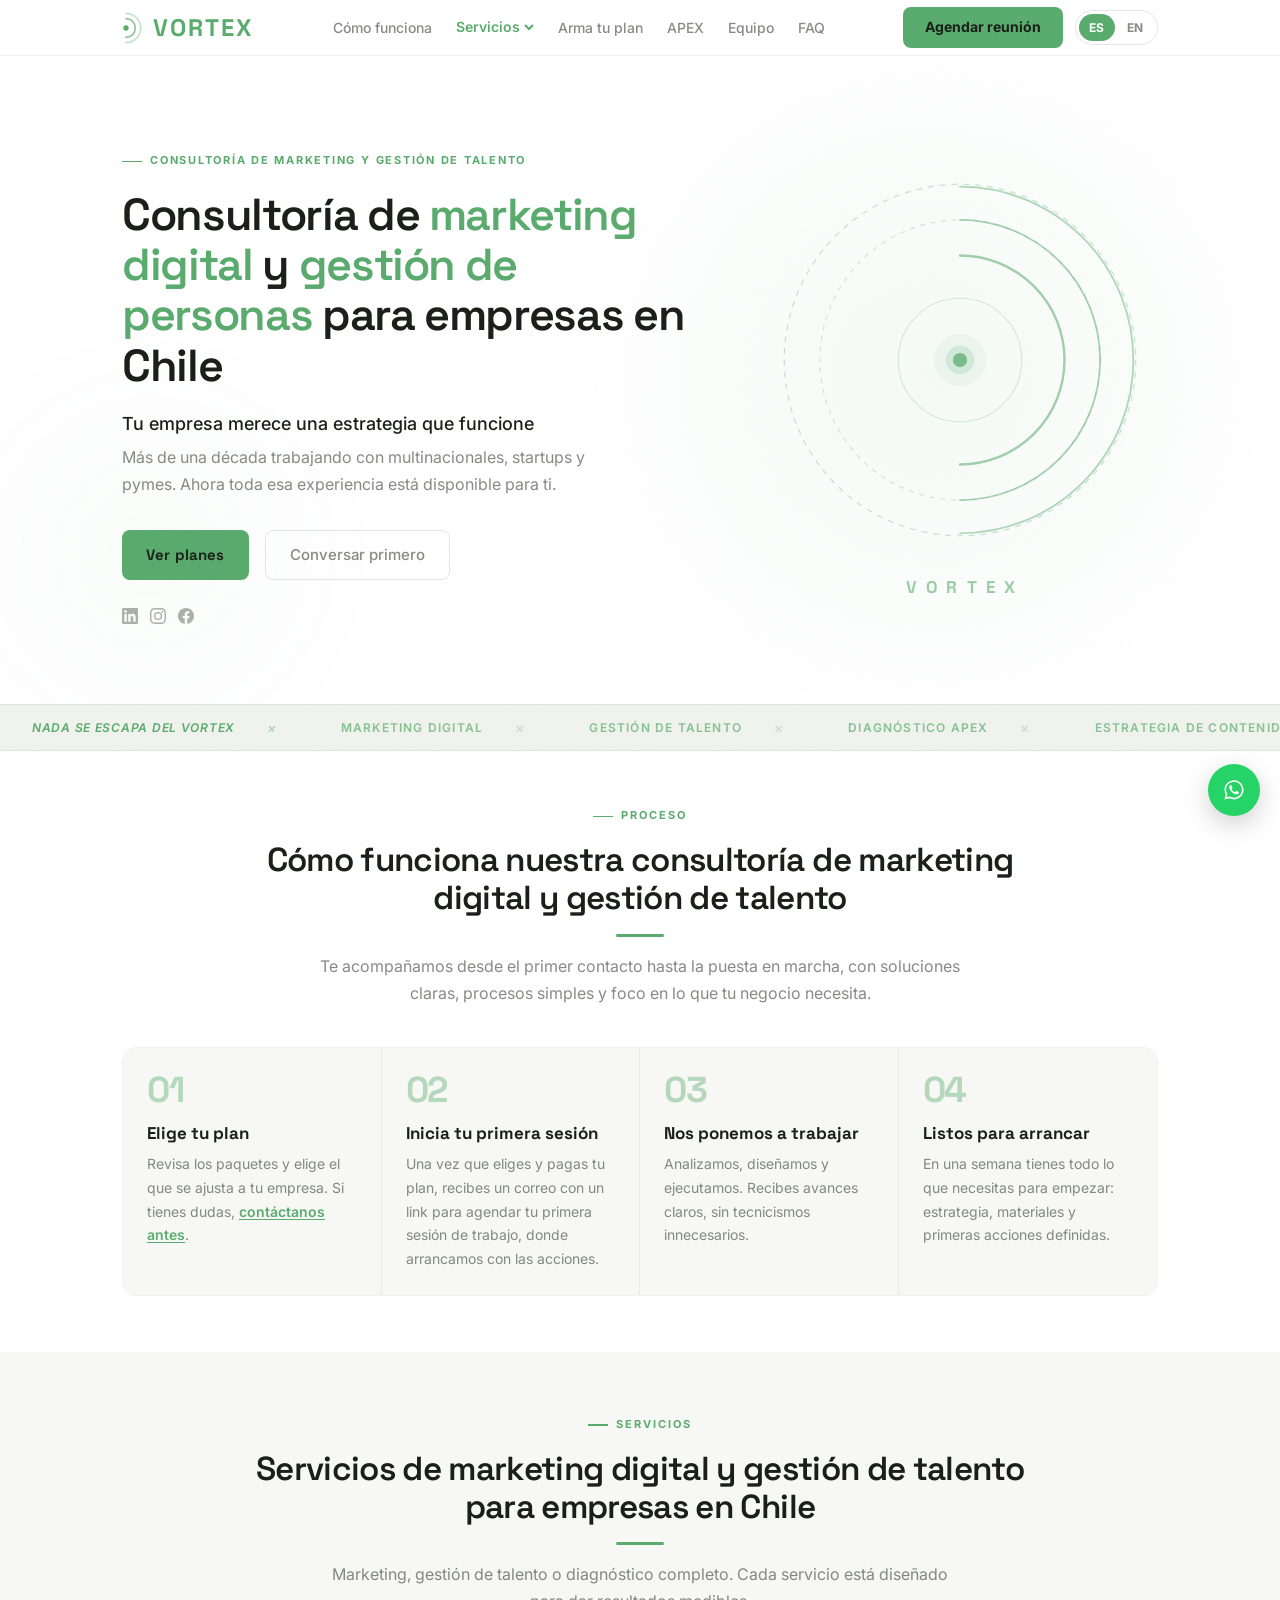
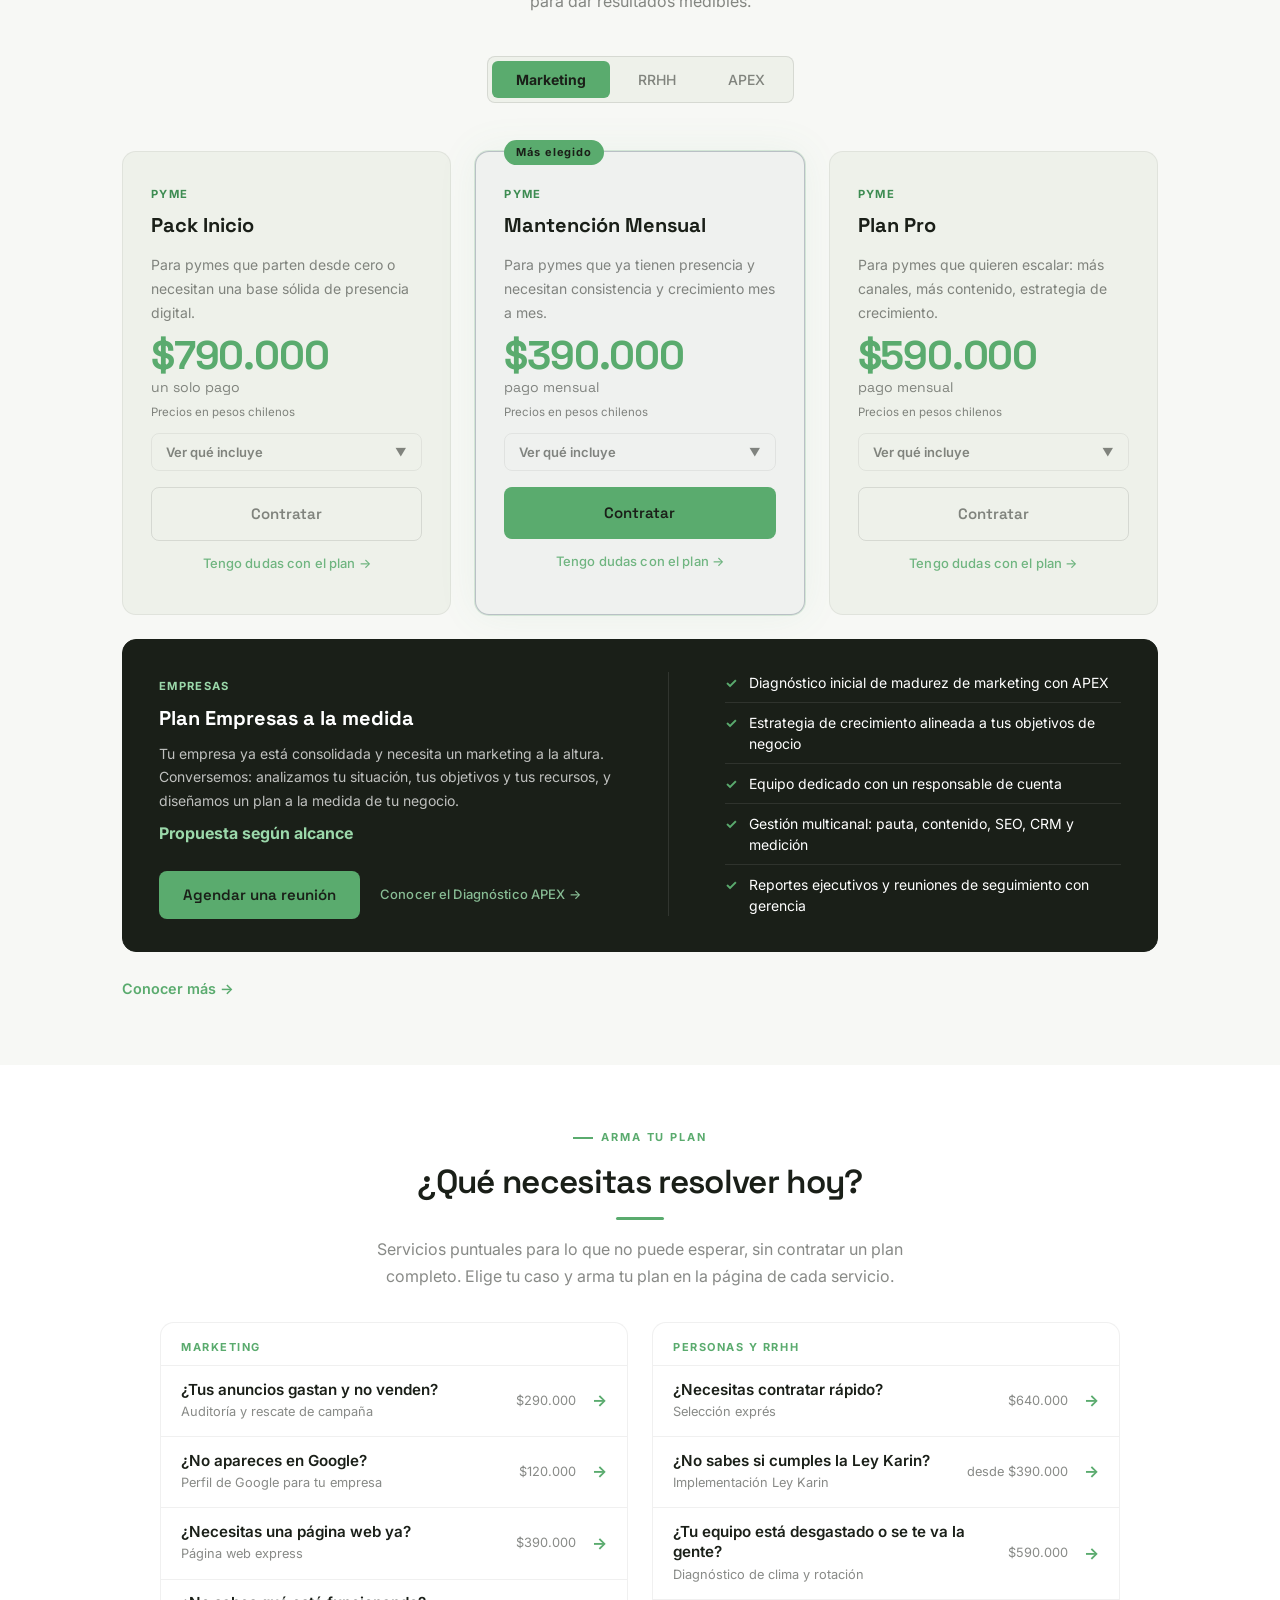
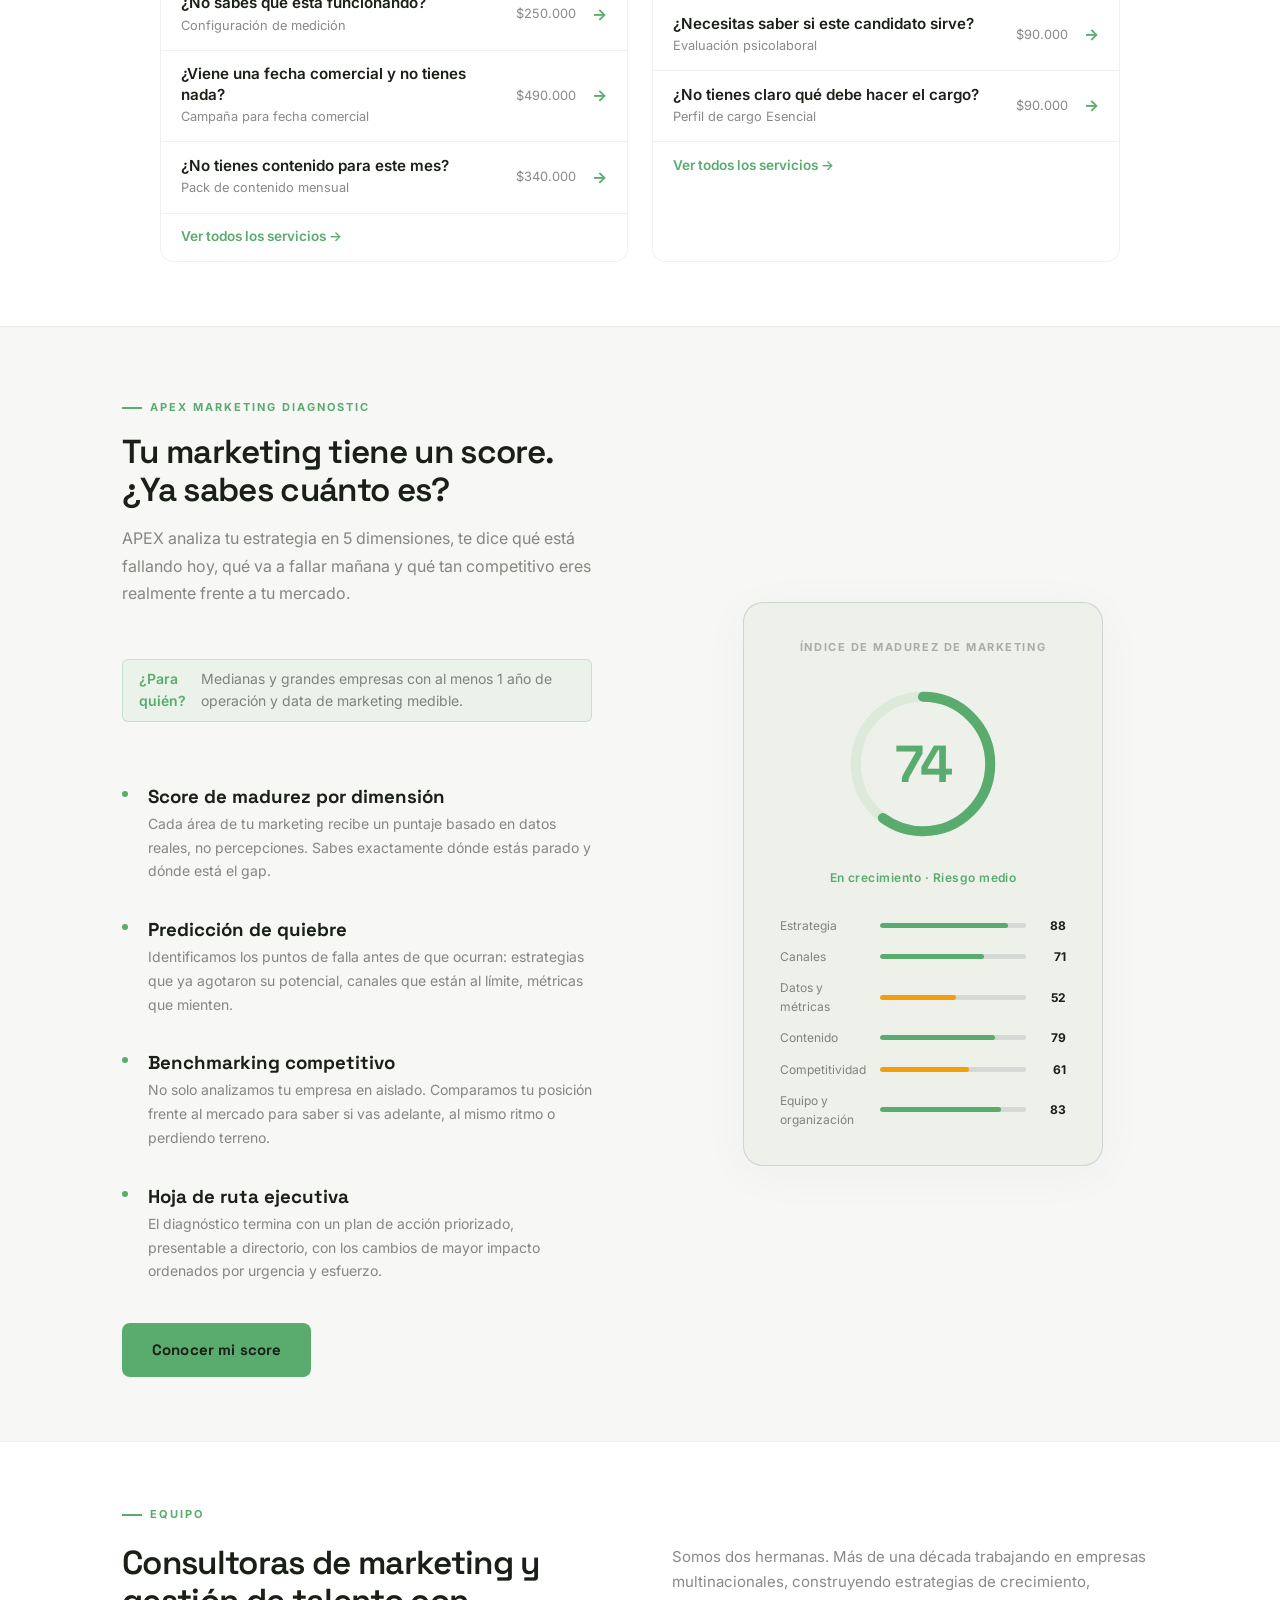
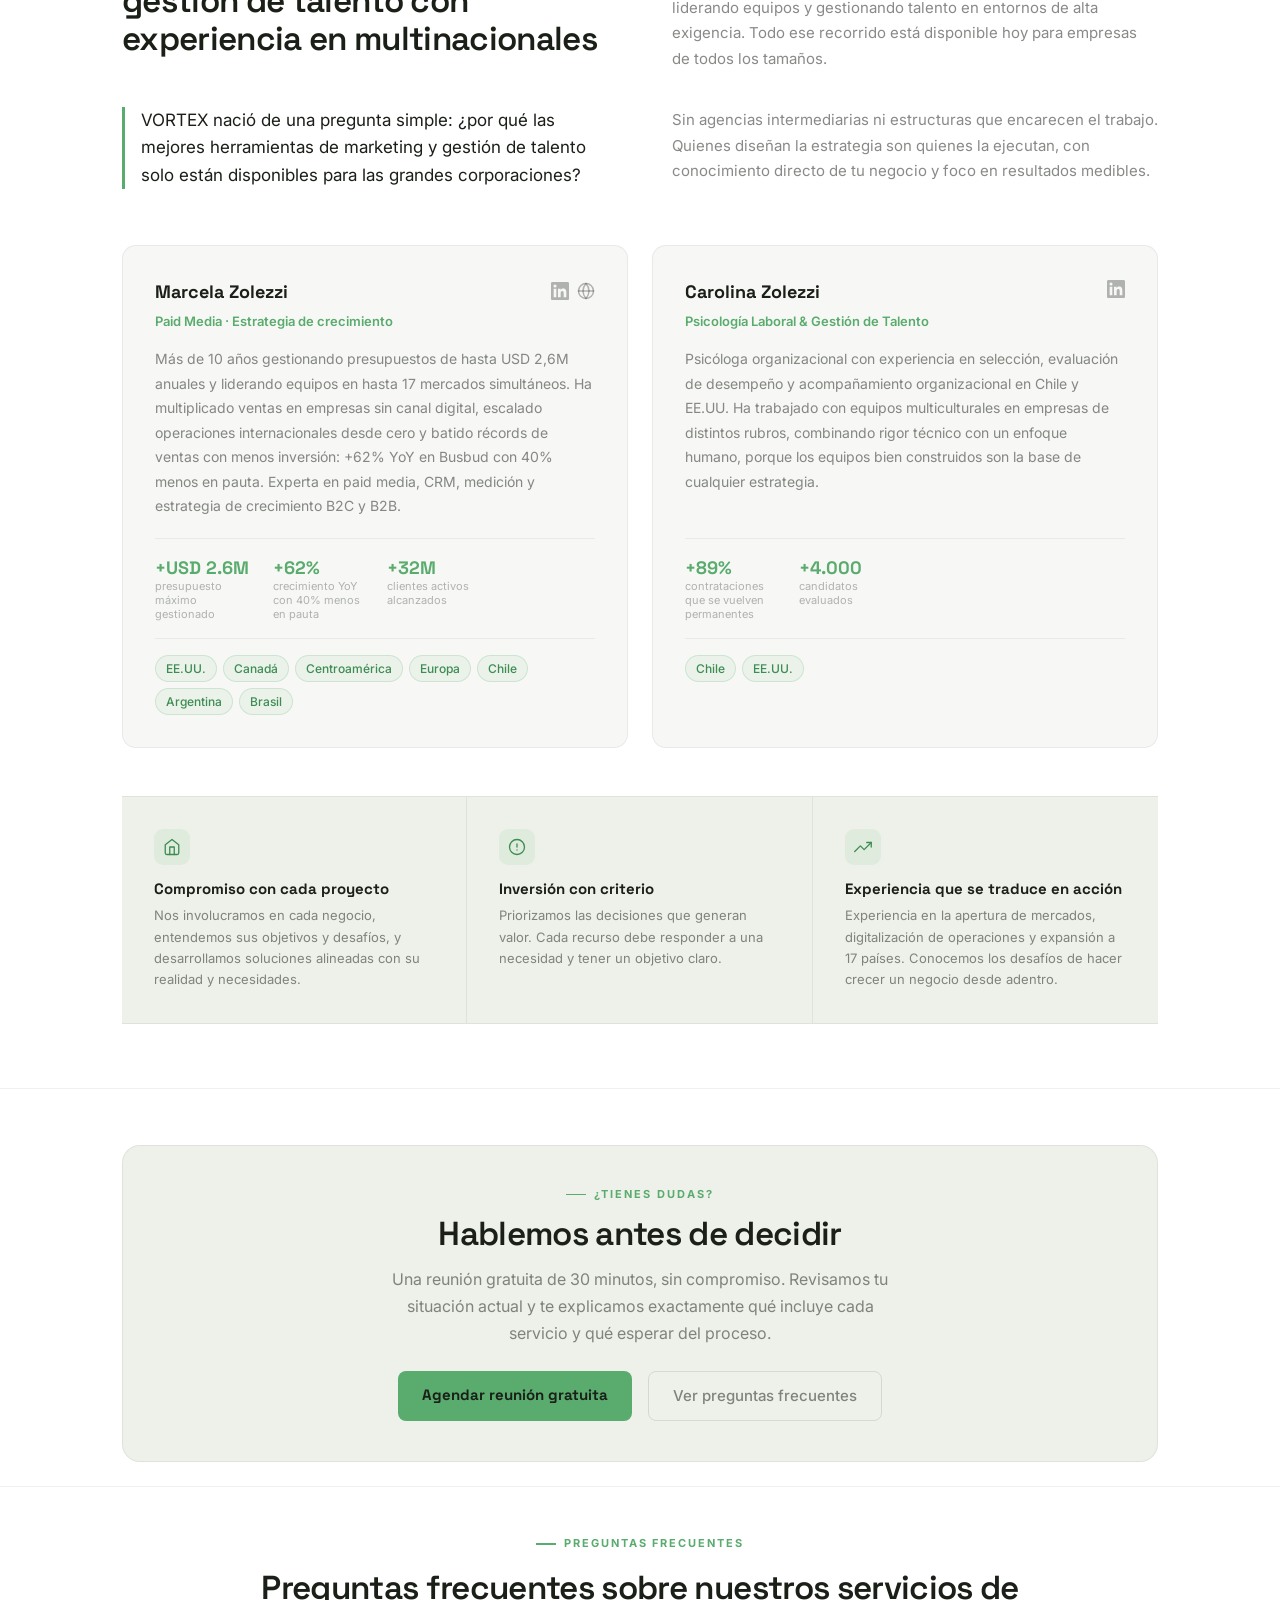
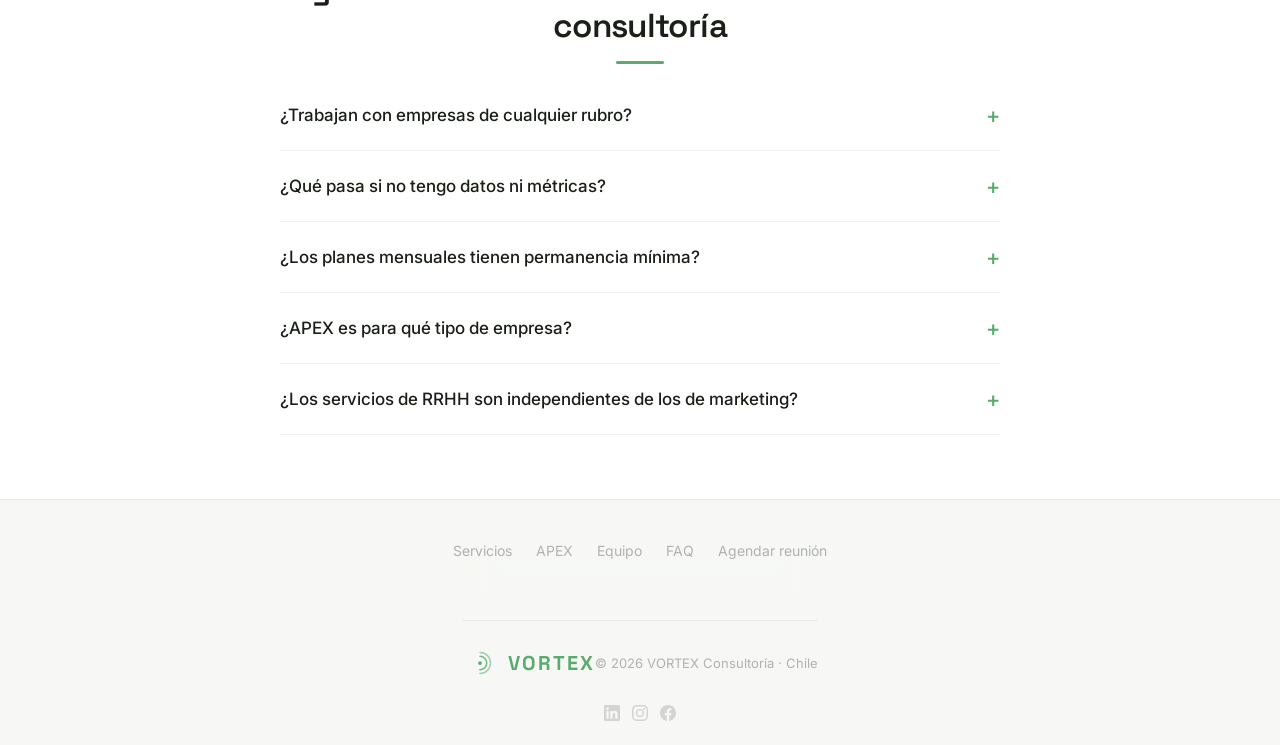
<file: index.html>
<!DOCTYPE html>
<html lang="es">
<head>
  <!-- Google Tag Manager -->
  <script>(function(w,d,s,l,i){w[l]=w[l]||[];w[l].push({'gtm.start':
  new Date().getTime(),event:'gtm.js'});var f=d.getElementsByTagName(s)[0],
  j=d.createElement(s),dl=l!='dataLayer'?'&l='+l:'';j.async=true;j.src=
  'https://www.googletagmanager.com/gtm.js?id='+i+dl;f.parentNode.insertBefore(j,f);
  })(window,document,'script','dataLayer','GTM-PHNP8BP2');</script>
  <!-- End Google Tag Manager -->
  <meta charset="UTF-8">
  <meta name="viewport" content="width=device-width, initial-scale=1.0">
  <title>Consultoría de Marketing Digital y RRHH en Chile | VORTEX</title>
  <meta name="description" content="Consultoría de marketing digital, selección de personal y gestión de talento para empresas en Chile. Estrategia, ejecución y resultados medibles.">
  <meta name="keywords" content="consultoría marketing pymes chile, marketing digital santiago, RRHH pymes chile, presencia digital empresa, diagnóstico marketing empresa">
  <meta name="author" content="VORTEX Consultoría">
  <meta name="robots" content="index, follow">
  <link rel="canonical" href="https://vortexcor.com/">
  <link rel="alternate" hreflang="es-CL" href="https://vortexcor.com/">
  <link rel="alternate" hreflang="en" href="https://vortexcor.com/en/">
  <link rel="alternate" hreflang="x-default" href="https://vortexcor.com/en/">
  <link rel="icon" type="image/svg+xml" href="data:image/svg+xml,%3Csvg xmlns='http://www.w3.org/2000/svg' viewBox='0 0 36 36'%3E%3Ccircle cx='18' cy='18' r='18' fill='%235aab6e'/%3E%3Ctext x='18' y='24' text-anchor='middle' font-family='Arial' font-weight='bold' font-size='16' fill='white'%3EV%3C/text%3E%3C/svg%3E">
  <link rel="apple-touch-icon" href="/apple-touch-icon.png">
  <meta name="geo.region" content="CL">
  <meta name="geo.placename" content="Santiago, Chile">
  <meta property="og:type" content="website">
  <meta property="og:url" content="https://vortexcor.com/">
  <meta property="og:title" content="VORTEX | Consultoría de Marketing Digital y Gestión de Talento">
  <meta property="og:description" content="Impulsa tu empresa con consultoría de marketing digital, selección de personal y gestión de talento. Estrategia, ejecución y resultados medibles.">
  <meta property="og:locale" content="es_CL">
  <meta property="og:image" content="https://vortexcor.com/og-image.png">
  <meta property="og:image:width" content="1200">
  <meta property="og:image:height" content="630">
  <meta name="twitter:card" content="summary_large_image">
  <meta name="twitter:title" content="VORTEX | Consultoría de Marketing Digital y Gestión de Talento">
  <meta name="twitter:description" content="Impulsa tu empresa con consultoría de marketing digital, selección de personal y gestión de talento. Estrategia, ejecución y resultados medibles.">
  <meta name="twitter:image" content="https://vortexcor.com/og-image.png">
  <script type="application/ld+json">
{
  "@context": "https://schema.org",
  "@graph": [
    {
      "@type": "ProfessionalService",
      "@id": "https://vortexcor.com/#org",
      "name": "VORTEX Consultoría",
      "url": "https://vortexcor.com/",
      "logo": "https://vortexcor.com/logo.png",
      "image": "https://vortexcor.com/logo.png",
      "description": "Consultora de marketing digital y recursos humanos para pymes, startups y empresas en Chile, fundada por dos consultoras con más de una década de experiencia en multinacionales.",
      "email": "contacto@vortexcor.com",
      "priceRange": "$$",
      "address": {
        "@type": "PostalAddress",
        "addressLocality": "Santiago",
        "addressRegion": "Región Metropolitana",
        "addressCountry": "CL"
      },
      "areaServed": { "@type": "Country", "name": "Chile" },
      "knowsLanguage": ["es", "en"],
      "founder": [
        { "@id": "https://vortexcor.com/#marcela" },
        { "@id": "https://vortexcor.com/#carolina" }
      ],
      "sameAs": [
        "https://www.linkedin.com/company/vortex-cor",
        "https://www.instagram.com/somosvortexcor/",
        "https://www.facebook.com/profile.php?id=61596441601924"
      ],
      "hasOfferCatalog": {
        "@type": "OfferCatalog",
        "name": "Servicios VORTEX",
        "itemListElement": [
          { "@type": "Offer", "itemOffered": { "@id": "https://vortexcor.com/marketing-digital/#service" } },
          { "@type": "Offer", "itemOffered": { "@id": "https://vortexcor.com/seleccion-de-talentos/#service" } },
          { "@type": "Offer", "itemOffered": { "@id": "https://vortexcor.com/gestion-de-personas/#service" } },
          { "@type": "Offer", "itemOffered": { "@id": "https://vortexcor.com/diagnostico-apex/#service" } }
        ]
      }
    },
    {
      "@type": "WebSite",
      "@id": "https://vortexcor.com/#website",
      "url": "https://vortexcor.com/",
      "name": "VORTEX",
      "inLanguage": "es-CL",
      "publisher": { "@id": "https://vortexcor.com/#org" }
    },
    {
      "@type": "Person",
      "@id": "https://vortexcor.com/#marcela",
      "name": "Marcela Zolezzi",
      "jobTitle": "Cofundadora, Paid Media & Growth Strategy",
      "worksFor": { "@id": "https://vortexcor.com/#org" },
      "knowsAbout": ["Google Ads", "Meta Ads", "Paid Media", "Growth Marketing", "Estrategia de Marketing Digital"]
    },
    {
      "@type": "Person",
      "@id": "https://vortexcor.com/#carolina",
      "name": "Carolina Zolezzi",
      "jobTitle": "Cofundadora, Psicóloga Laboral",
      "worksFor": { "@id": "https://vortexcor.com/#org" },
      "knowsAbout": ["Psicología Laboral", "Reclutamiento y Selección", "Evaluación de Desempeño", "Gestión de Talento"]
    },
    {
      "@type": "FAQPage",
      "@id": "https://vortexcor.com/#faq",
      "mainEntity": [
        {
          "@type": "Question",
          "name": "¿Trabajan con empresas de cualquier rubro?",
          "acceptedAnswer": { "@type": "Answer", "text": "Sí. Nuestra metodología es adaptable a cualquier industria. Hemos trabajado con retail, servicios, tecnología, gastronomía y más. Lo que importa es que tengas ganas de crecer y datos con los que trabajar." }
        },
        {
          "@type": "Question",
          "name": "¿Qué pasa si no tengo datos ni métricas?",
          "acceptedAnswer": { "@type": "Answer", "text": "Es más común de lo que crees. En ese caso, parte del trabajo inicial es instalar los sistemas de medición básicos. No medir no significa que no haya oportunidades, significa que primero hay que hacer visible lo que está pasando." }
        },
        {
          "@type": "Question",
          "name": "¿Los planes mensuales tienen permanencia mínima?",
          "acceptedAnswer": { "@type": "Answer", "text": "Los planes mensuales no tienen permanencia mínima: puedes pausar o cancelar cuando quieras. Dicho eso, recomendamos mantener al menos 3 meses para ver resultados reales, porque el marketing toma tiempo en madurar." }
        },
        {
          "@type": "Question",
          "name": "¿APEX es para qué tipo de empresa?",
          "acceptedAnswer": { "@type": "Answer", "text": "APEX está diseñado para empresas medianas y grandes que ya tienen operaciones de marketing pero sienten que podrían estar haciéndolo mejor. También es útil en cambios de gerencia o cuando se quiere entrar a un nuevo mercado." }
        },
        {
          "@type": "Question",
          "name": "¿Los servicios de RRHH son independientes de los de marketing?",
          "acceptedAnswer": { "@type": "Answer", "text": "Sí, puedes contratar cualquier servicio de forma independiente. Pero si necesitas marketing y gestión de talento a la vez, trabajamos en conjunto para que las estrategias estén alineadas y el equipo contratado sepa ejecutar lo que se planifica." }
        }
      ]
    }
  ]
}
</script>
  <link rel="preconnect" href="https://fonts.googleapis.com">
  <link rel="preconnect" href="https://fonts.gstatic.com" crossorigin>
  <link href="https://fonts.googleapis.com/css2?family=Space+Grotesk:wght@400;500;600;700;800&family=Inter:wght@400;500;600&display=swap&font-display=swap" rel="stylesheet">

  <style>
    :root {
      --bg: #ffffff;
      --bg2: #f7f8f5;
      --bg3: #eef1ea;
      --surface: rgba(0,0,0,0.03);
      --border: rgba(0,0,0,0.10);
      --border-light: rgba(0,0,0,0.06);
      --accent: #5aab6e;
      --accent-dim: rgba(90,171,110,0.10);
      --accent-hi: #3d8c52;
      --text: #1a1f18;
      --text-muted: rgba(26,31,24,0.52);
      --text-dim: rgba(26,31,24,0.32);
      --radius: 14px;
      --radius-sm: 8px;
      --max: 1100px;
    }

    *, *::before, *::after { box-sizing: border-box; margin: 0; padding: 0; }
    html { scroll-behavior: smooth; font-size: 16px; }
    body {
      background: var(--bg);
      color: var(--text);
      font-family: 'Inter', sans-serif;
      line-height: 1.6;
      -webkit-font-smoothing: antialiased;
    }

    /* Use Syne for all display headings */
    h1, h2, h3, h4,
    .nav-logo-name, .stat-number, .about-num,
    .apex-score-number, .impact-headline,
    .plan-price, .arma-total-amount,
    .impact-stat-num, .step-num {
      font-family: 'Space Grotesk', sans-serif;
    }

    /* ── NAV ── */
    nav {
      position: sticky; top: 0; left: 0; right: 0; z-index: 100;
      height: 56px;
      background: rgba(255,255,255,0.92);
      backdrop-filter: blur(24px);
      border-bottom: 1px solid var(--border-light);
    }
    .nav-inner {
      display: flex; align-items: center; justify-content: space-between;
      max-width: var(--max); margin: 0 auto;
      padding: 0 2rem;
      height: 100%;
    }

    .nav-logo {
      display: flex; align-items: center; gap: 8px;
      text-decoration: none; line-height: 0;
    }

    .nav-logo-svg { width: 36px; height: 36px; flex-shrink: 0; display: block; }

    .nav-logo-wordmark {
      display: flex; flex-direction: column; line-height: 1;
    }

    .nav-logo-name {
      font-weight: 800; font-size: 1.25rem;
      letter-spacing: 0.12em; color: var(--accent);
      font-family: 'Space Grotesk', sans-serif;
      line-height: 1;
    }

    .nav-logo-tagline {
      font-size: 0.5625rem; font-weight: 500;
      letter-spacing: 0.12em; color: var(--text-muted);
      text-transform: uppercase; margin-top: 2px;
    }

    .nav-links { display: flex; gap: 1.5rem; list-style: none; align-items: center; }
    .nav-links a {
      text-decoration: none; color: var(--text-muted);
      font-size: 0.875rem; font-weight: 500;
      transition: color 0.2s;
    }
    .nav-links a:hover { color: var(--accent); }

    /* Dropdown servicios */
    .nav-dropdown { position: relative; }
    .nav-dropdown > a { display: flex; align-items: center; gap: 0.3rem; cursor: pointer; line-height: inherit; }
    .nav-dropdown > a::before { content: none; }
    .nav-dropdown-arrow { width: 10px; height: 10px; fill: none; stroke: currentColor; stroke-width: 2; transition: transform 0.2s; flex-shrink: 0; }
    .nav-dropdown:hover .nav-dropdown-arrow,
    .nav-dropdown.open .nav-dropdown-arrow { transform: rotate(180deg); }
    .nav-dropdown-menu {
      display: none; position: absolute; top: calc(100% + 10px); left: 50%;
      transform: translateX(-50%); background: var(--bg);
      border: 1px solid var(--border); border-radius: var(--radius-sm);
      box-shadow: 0 8px 24px rgba(0,0,0,0.10); min-width: 220px;
      padding: 0.5rem 0; z-index: 200;
    }
    .nav-dropdown:hover .nav-dropdown-menu,
    .nav-dropdown.open .nav-dropdown-menu { display: block; }
    .nav-dropdown-menu a {
      display: block; padding: 0.6rem 1.1rem;
      font-size: 0.875rem; font-weight: 500;
      color: var(--text-muted); text-decoration: none;
      transition: background 0.15s, color 0.15s;
      white-space: nowrap;
    }
    .nav-dropdown-menu a:hover { background: var(--bg2); color: var(--accent); }

    .nav-right { display: flex; align-items: center; gap: 0.75rem; flex-shrink: 0; }

    .lang-btn {
      background: none; border: 1px solid var(--border);
      color: var(--text-muted); padding: 6px 12px;
      border-radius: var(--radius-sm);
      font-size: 0.8125rem; font-weight: 600;
      cursor: pointer; font-family: inherit;
      transition: all 0.2s; letter-spacing: 0.05em;
    }
    .lang-btn:hover { border-color: var(--accent); color: var(--accent); }

    .nav-cta {
      background: var(--accent); color: #1a1f18;
      padding: 9px 22px; border-radius: var(--radius-sm);
      font-size: 0.875rem; font-weight: 700;
      text-decoration: none;
      transition: background 0.2s, transform 0.1s;
    }
    .nav-cta:hover { background: var(--accent-hi); color: #1a1f18; transform: translateY(-1px); }

    /* ── LAYOUT ── */
    .container { max-width: var(--max); margin: 0 auto; }
    section {
      padding: 64px max(1.25rem, calc((100vw - var(--max)) / 2 + 2rem));
    }

    .section-eyebrow {
      display: inline-flex; align-items: center; gap: 8px;
      font-size: 0.6875rem; font-weight: 700; letter-spacing: 0.18em;
      color: var(--accent); margin-bottom: 1.5rem;
      text-transform: uppercase;
    }
    .section-eyebrow::before {
      content: '';
      width: 20px; height: 1.5px;
      background: var(--accent);
      display: inline-block;
    }

    h2 {
      font-family: 'Space Grotesk', sans-serif;
      font-size: clamp(1.6rem, 2.6vw, 2.125rem);
      color: var(--text); line-height: 1.15;
      font-weight: 800;
      margin-bottom: 1rem;
    }

    .section-sub {
      font-size: 1rem; color: var(--text-muted);
      max-width: 540px; line-height: 1.7;
      margin-bottom: 2.5rem;
    }

    /* ── NOISE TEXTURE ── */
    body::after {
      content: '';
      position: fixed; inset: 0; z-index: 0;
      pointer-events: none;
      opacity: 0.018;
      background-image: url("data:image/svg+xml,%3Csvg viewBox='0 0 256 256' xmlns='http://www.w3.org/2000/svg'%3E%3Cfilter id='n'%3E%3CfeTurbulence type='fractalNoise' baseFrequency='0.9' numOctaves='4' stitchTiles='stitch'/%3E%3C/filter%3E%3Crect width='100%25' height='100%25' filter='url(%23n)'/%3E%3C/svg%3E");
      background-size: 200px 200px;
    }

    /* ── HERO ── */
    #hero {
      display: flex; align-items: center;
      padding-top: 80px; padding-bottom: 80px;
      background: var(--bg);
      position: relative; overflow: hidden;
    }

    /* Teal glow blob behind hero */
    #hero::before {
      content: '';
      position: absolute;
      width: 700px; height: 700px;
      right: 0%; top: 50%; transform: translateY(-50%);
      background: radial-gradient(ellipse at center, rgba(90,171,110,0.06) 0%, rgba(90,171,110,0.03) 40%, transparent 70%);
      pointer-events: none;
    }
    /* Secondary glow bottom-left */
    #hero::after {
      content: '';
      position: absolute;
      width: 500px; height: 500px;
      left: -100px; bottom: -100px;
      background: radial-gradient(ellipse, rgba(90,171,110,0.03) 0%, transparent 65%);
      pointer-events: none;
    }

    .hero-inner {
      display: grid; grid-template-columns: 1.1fr 0.9fr;
      gap: 4rem; align-items: center;
      max-width: var(--max); margin: 0 auto; width: 100%;
      position: relative;
    }

    .hero-eyebrow {
      display: inline-flex; align-items: center; gap: 8px;
      font-size: 0.6875rem; font-weight: 700; letter-spacing: 0.18em;
      color: var(--accent); text-transform: uppercase;
      margin-bottom: 2rem;
    }
    .hero-eyebrow::before {
      content: '';
      width: 20px; height: 1.5px;
      background: var(--accent);
      display: inline-block;
    }

    h1 {
      font-family: 'Space Grotesk', sans-serif;
      font-size: clamp(1.6rem, 3.2vw, 2.5rem);
      line-height: 1.15; color: var(--text);
      font-weight: 800;
      margin-bottom: 0.75rem;
      letter-spacing: -0.02em;
    }

    h1 em {
      font-style: normal; color: var(--accent);
    }

    .hero-claim {
      font-size: 1.25rem; font-weight: 600; color: var(--accent);
      max-width: 460px; line-height: 1.4; margin-bottom: 1rem;
    }
    .hero-claim em { font-style: normal; }

    .hero-desc {
      font-size: 1.125rem; color: var(--text-muted);
      max-width: 460px; line-height: 1.8;
      margin-bottom: 2.75rem;
    }

    .hero-actions { display: flex; gap: 1rem; flex-wrap: wrap; }
    .hero-social { display: flex; align-items: center; gap: 0.75rem; margin-top: 1.5rem; }
    .hero-social a { display: flex; align-items: center; color: var(--text); opacity: 0.35; transition: opacity 0.2s; }
    .hero-social a:hover { opacity: 1; color: var(--accent); }
    .hero-social svg { width: 16px; height: 16px; fill: currentColor; }

    .btn-primary {
      background: var(--accent); color: #1a1f18;
      padding: 15px 30px; border-radius: var(--radius-sm);
      font-weight: 700; font-size: 0.9375rem;
      text-decoration: none;
      display: inline-flex; align-items: center; gap: 8px;
      transition: background 0.2s, transform 0.15s;
      font-family: 'Space Grotesk', sans-serif;
      letter-spacing: 0.01em;
    }
    .btn-primary:hover { background: var(--accent-hi); color: #1a1f18; transform: translateY(-2px); }

    .btn-ghost {
      border: 1.5px solid var(--border);
      color: var(--text-muted); background: transparent;
      padding: 15px 30px; border-radius: var(--radius-sm);
      font-weight: 500; font-size: 0.9375rem;
      text-decoration: none;
      display: inline-flex; align-items: center; gap: 8px;
      transition: border-color 0.2s, color 0.2s;
    }
    .btn-ghost:hover { border-color: var(--accent); color: var(--accent); }

    .hero-stats {
      display: flex; gap: 3rem;
      margin-top: 4rem; padding-top: 2.75rem;
      border-top: 1px solid var(--border-light);
    }

    .stat-number {
      font-size: 2.25rem; font-weight: 800;
      color: var(--accent); line-height: 1;
      font-family: 'Space Grotesk', sans-serif;
      letter-spacing: 0;
      font-variant-numeric: tabular-nums;
    }
    .stat-prefix, .stat-suffix {
      font-size: 1.5rem; font-weight: 700;
      vertical-align: middle; line-height: 1;
    }
    .stat-label {
      font-size: 0.8125rem; color: var(--accent); opacity: 0.65; margin-top: 6px;
      line-height: 1.4;
    }

    .hero-visual {
      display: flex; align-items: center; justify-content: center;
      position: relative; margin-top: -3rem;
    }

    .hero-logo-wordmark-below {
      text-align: center;
      font-family: 'Space Grotesk', sans-serif;
      font-size: 15px; font-weight: 700;
      letter-spacing: 0.55em;
      color: var(--accent); opacity: 0.7;
      margin-top: 10px;
      text-indent: 0.55em;
    }

    .hero-logo-large {
      width: 340px; height: 340px;
      position: relative; opacity: 0.85;
    }

    .hero-logo-large svg {
      width: 100%; height: 100%;
      animation: slow-spin 18s linear infinite;
    }

    @keyframes slow-spin {
      from { transform: rotate(0deg); }
      to { transform: rotate(360deg); }
    }

    /* ── TICKER ── */
    .ticker-strip {
      background: #f0f3ed;
      border-top: 1px solid rgba(90,171,110,0.15);
      border-bottom: 1px solid rgba(90,171,110,0.15);
      overflow: hidden; padding: 13px 0;
    }
    .ticker-track {
      display: flex; gap: 0;
      animation: ticker 32s linear infinite;
      width: max-content;
    }
    .ticker-strip:hover .ticker-track { animation-play-state: paused; }
    .ticker-item {
      white-space: nowrap;
      font-size: 0.75rem; font-weight: 600;
      letter-spacing: 0.1em; text-transform: uppercase;
      color: rgba(90,171,110,0.7);
      padding: 0 2rem;
      display: flex; align-items: center; gap: 2rem;
    }
    .ticker-item::after {
      content: '×';
      color: rgba(90,171,110,0.25); font-size: 0.875rem; line-height: 1;
    }
    .ticker-claim {
      color: var(--accent);
      font-style: italic;
      letter-spacing: 0.06em;
    }
    .ticker-claim::after { color: rgba(90,171,110,0.4); }
    @keyframes ticker {
      from { transform: translateX(0); }
      to   { transform: translateX(-50%); }
    }

    /* ── IMPACT STRIP ── */
    .impact-strip {
      background: var(--bg);
      padding: 100px 5vw;
      border-top: 1px solid var(--border-light);
      border-bottom: 1px solid var(--border-light);
    }
    .impact-inner {
      max-width: var(--max); margin: 0 auto;
    }
    .impact-top-row {
      display: grid; grid-template-columns: 1fr 1fr;
      gap: 6rem; align-items: end;
      margin-bottom: 5rem;
    }
    .impact-headline {
      font-family: 'Space Grotesk', sans-serif;
      font-size: clamp(2.2rem, 4.5vw, 3.75rem);
      font-weight: 800;
      color: var(--text); line-height: 1.08;
      letter-spacing: -0.025em;
    }
    .impact-sub {
      font-size: 1.0625rem; color: var(--text-muted);
      line-height: 1.75;
    }
    .impact-stats-row {
      display: grid; grid-template-columns: repeat(4, 1fr);
      border-top: 1px solid var(--border);
    }
    .impact-stat {
      padding: 2.5rem 0 2rem;
      border-right: 1px solid var(--border-light);
      padding-right: 2.5rem;
      padding-left: 0;
    }
    .impact-stat:first-child { padding-left: 0; }
    .impact-stat:last-child { border-right: none; padding-right: 0; }
    .impact-stat + .impact-stat { padding-left: 2.5rem; }
    .impact-stat-num {
      font-family: 'Space Grotesk', sans-serif;
      font-size: clamp(2.5rem, 4vw, 3.5rem); font-weight: 800;
      color: var(--text); line-height: 1;
      letter-spacing: -0.03em;
      margin-bottom: 0.5rem;
    }
    .impact-stat-label {
      font-size: 0.875rem; color: var(--text-muted); line-height: 1.45;
    }
    .impact-rubros-row {
      display: flex; align-items: center; gap: 0;
      border-top: 1px solid var(--border-light);
      padding-top: 1.75rem; margin-top: 0;
      flex-wrap: wrap; gap: 0.375rem;
    }
    .impact-rubros-label {
      font-size: 0.75rem; font-weight: 600; letter-spacing: 0.08em;
      text-transform: uppercase; color: var(--text-dim);
      margin-right: 1rem; flex-shrink: 0;
    }
    .impact-tag {
      font-size: 0.8125rem; color: var(--text-muted);
      font-family: 'Inter', sans-serif;
    }
    .impact-tag::after { content: ' ·'; color: var(--border); margin-right: 0.375rem; }
    .impact-tag:last-child::after { content: ''; }

    /* ── HOW IT WORKS ── */
    #como {
      background: var(--bg);
    }

    .steps {
      display: grid;
      grid-template-columns: repeat(4, 1fr);
      gap: 0;
      border: 1px solid var(--border-light);
      border-radius: var(--radius);
      overflow: hidden;
      margin-top: 0;
    }

    #como { padding-top: 56px; padding-bottom: 56px; }

    .step {
      background: var(--bg2); padding: 2rem 2rem;
      position: relative;
      border-right: 1px solid var(--border-light);
    }
    .step:last-child { border-right: none; }

    .step-num {
      font-size: 4rem; font-weight: 800;
      color: rgba(90,171,110,0.42); line-height: 1;
      margin-bottom: 1.5rem;
      font-family: 'Space Grotesk', sans-serif;
      letter-spacing: -0.04em;
    }

    .step h3 {
      font-family: 'Space Grotesk', sans-serif;
      font-size: 1.0625rem; font-weight: 700; color: var(--text);
      margin-bottom: 0.75rem; line-height: 1.3;
    }

    .step p {
      font-size: 0.875rem; color: var(--text-muted); line-height: 1.7;
    }

    /* ── SERVICIOS ── */
    #servicios { background: var(--bg2); }

    .service-tabs {
      display: flex; gap: 4px;
      background: var(--bg3);
      border: 1px solid var(--border);
      border-radius: var(--radius-sm);
      padding: 4px; width: fit-content;
      margin-bottom: 3rem; flex-wrap: wrap;
    }

    .tab-btn {
      padding: 10px 24px; border: none; background: none;
      color: var(--text-muted);
      font-size: 0.875rem; font-weight: 500;
      cursor: pointer; border-radius: 6px;
      transition: all 0.2s; font-family: inherit;
    }
    .tab-btn.active {
      background: var(--accent); color: #1a1f18; font-weight: 700;
    }

    .tab-panel { display: none; }
    .tab-panel.active { display: block; }

    .plans-grid {
      display: grid;
      grid-template-columns: repeat(3, 1fr);
      grid-template-rows: repeat(6, auto);
      gap: 1.5rem 1.5rem;
      align-items: start;
    }

    .plan-card {
      border: 1px solid var(--border-light);
      border-radius: var(--radius); padding: 1.75rem;
      background: var(--bg3);
      display: grid;
      grid-row: span 6;
      grid-template-rows: subgrid;
      transition: border-color 0.25s, box-shadow 0.25s, transform 0.2s;
      position: relative; z-index: 0;
    }
    .plan-card:hover {
      border-color: rgba(26,46,68,0.3);
      box-shadow: 0 20px 60px rgba(26,46,68,0.05);
      transform: translateY(-3px);
      z-index: 1;
    }
    .plan-card.featured {
      border-color: rgba(26,46,68,0.25);
      background: rgba(26,46,68,0.03);
      box-shadow: 0 0 0 1px rgba(26,46,68,0.15);
    }

    .plan-badge {
      display: inline-block;
      background: var(--accent); color: #1a1f18;
      font-size: 0.6875rem; font-weight: 700; letter-spacing: 0.08em;
      padding: 4px 12px; border-radius: 99px;
      margin-bottom: 0.875rem; width: fit-content;
    }

    .plan-name {
      font-family: 'Space Grotesk', sans-serif;
      font-size: 1.25rem; font-weight: 700; color: var(--text);
      margin-bottom: 0.5rem;
    }

    .plan-price {
      font-size: 2.5rem; font-weight: 800;
      color: var(--accent); line-height: 1;
      margin: 1rem 0 1.25rem;
      font-family: 'Space Grotesk', sans-serif;
      letter-spacing: -0.03em;
    }
    .plan-price .price-num {
      font-size: 2.5rem; font-weight: 800;
      color: var(--accent); letter-spacing: -0.03em;
    }
    .plan-price .price-unit {
      font-size: 0.875rem; font-weight: 400; color: var(--text-muted);
      letter-spacing: 0;
    }

    .plan-addon {
      margin: 1rem 0 1.5rem;
      border: 1.5px dashed color-mix(in srgb, var(--accent) 40%, transparent);
      border-radius: 10px;
      padding: 0.75rem 1rem 0.85rem;
      background: color-mix(in srgb, var(--accent) 5%, transparent);
    }
    .addon-desc-outside {
      font-size: 0.775rem; color: var(--text-muted);
      line-height: 1.5; margin: 0.4rem 0 1rem;
    }

    .plan-segment { display:inline-block; font-size:.7rem; font-weight:700; letter-spacing:.12em; text-transform:uppercase; color:var(--accent-hi); margin-bottom:.35rem; }
    .plan-enterprise { grid-row:auto; grid-template-rows:none; margin-top:1.5rem; display:grid; grid-template-columns:1.15fr 1fr auto; gap:2.5rem; align-items:center; background:#1a1f18; color:#fff; border-color:#1a1f18; }
    .plan-enterprise .plan-name, .plan-enterprise .plan-features li { color:#fff; }
    .plan-enterprise .plan-desc { color:rgba(255,255,255,.72); }
    .plan-enterprise .plan-segment { color:#9bd8aa; }
    .plan-enterprise-price { font-weight:700; color:#9bd8aa; margin-top:.5rem; }
    .plan-enterprise .plan-features { margin:0; }
    .plan-enterprise .plan-actions { min-width:220px; }
    .plan-enterprise .plan-doubt { color:#9bd8aa; }
    @media (max-width:960px){ .plan-enterprise { grid-template-columns:1fr; gap:1.25rem; } }
    .plans-grid-rrhh {
      align-items: stretch;
    }
    .plans-grid-rrhh .plan-card {
      display: flex; flex-direction: column;
      grid-row: unset; grid-template-rows: unset;
      height: 100%;
    }
    .plans-grid-rrhh .plan-features { flex: 1; }
    .plans-grid-rrhh .plan-cta { margin-top: auto; }
    .addon-label {
      display: flex; align-items: center; gap: 0.5rem;
      cursor: pointer; width: 100%;
    }
    .addon-label input[type="checkbox"] {
      accent-color: var(--accent); width: 16px; height: 16px;
      cursor: pointer; flex-shrink: 0;
    }
    .addon-icon { font-size: 1rem; flex-shrink: 0; }
    .addon-name {
      font-size: 0.82rem; font-weight: 600; color: var(--text); flex: 1;
    }
    .addon-price {
      font-size: 0.82rem; font-weight: 700; color: var(--accent);
      white-space: nowrap; flex-shrink: 0;
    }
    .addon-desc { font-size: 0.8rem; color: var(--text-muted); margin: 0.35rem 0 0 0; line-height: 1.4; }
    .price-clp { display: none; }
    .price-currency-note { font-size: 0.72rem; color: var(--text-muted); margin: 0.2rem 0 0 0; }
    .addon-total {
      margin-top: 0.65rem; padding-top: 0.65rem;
      border-top: 1px solid color-mix(in srgb, var(--accent) 20%, transparent);
      font-size: 0.825rem; color: var(--text-muted);
      display: flex; justify-content: space-between; align-items: center;
    }
    .addon-total strong { color: var(--accent); font-size: 1rem; }

    .plan-pack-tip {
      font-size: 0.8rem; color: var(--accent);
      background: color-mix(in srgb, var(--accent) 10%, transparent);
      border: 1px solid color-mix(in srgb, var(--accent) 25%, transparent);
      border-radius: 6px; padding: 0.4rem 0.75rem;
      margin: 0.5rem 0 1.25rem; line-height: 1.5;
    }

    .plan-desc {
      font-size: 0.875rem; color: var(--text-muted);
      margin-bottom: 0; line-height: 1.7;
    }

    .plan-features { list-style: none; margin-bottom: 1.5rem; }

    /* Tighten plan cards: no inherited row gaps, badge sits on the top border */
    .plan-card { row-gap: 0; }
    .plan-card .plan-badge { position: absolute; top: -12px; left: 1.75rem; margin: 0; }
    .plan-price { margin: 0.75rem 0 0.25rem; }
    .price-currency-note { margin-bottom: 0.75rem; }
    .plan-desc { margin-top: 0.25rem; }
    .plan-features li {
      font-size: 0.875rem; color: var(--text-muted);
      padding: 6px 0;
      display: flex; align-items: flex-start; gap: 10px;
      border-bottom: 1px solid var(--border-light);
    }
    .plan-features li:last-child { border-bottom: none; }
    .plan-features li::before {
      content: '✓'; color: var(--accent); font-weight: 700;
      flex-shrink: 0; margin-top: 1px;
    }

    .plan-cta {
      display: block; text-align: center;
      padding: 14px; border-radius: var(--radius-sm);
      font-weight: 600; font-size: 0.9375rem;
      text-decoration: none; transition: all 0.2s;
      font-family: 'Space Grotesk', sans-serif;
      margin-top: auto;
    }
    .plan-cta-primary { background: var(--accent); color: #1a1f18; }
    .plan-cta-primary:hover { background: var(--accent-hi); }
    .plan-cta-secondary {
      border: 1px solid var(--border); color: var(--text-muted);
    }
    .plan-cta-secondary:hover { border-color: var(--accent); color: var(--accent); }
    .plan-doubt {
      display: block; text-align: center;
      margin-top: 0.75rem;
      font-size: 0.8125rem;
      color: var(--accent);
      text-decoration: none;
      font-weight: 500;
      letter-spacing: 0.01em;
      transition: color 0.2s, opacity 0.2s;
      opacity: 0.85;
    }
    .plan-doubt:hover { opacity: 1; text-decoration: underline; }
    .step-doubt { color: var(--accent); font-weight: 600; text-decoration: underline; text-underline-offset: 2px; }

    /* ── FEATURES ACCORDION en mobile ── */
    .plan-features-toggle {
      display: none; /* solo en mobile */
    }
    @media (max-width: 600px) {
      .plan-features-toggle {
        display: flex; align-items: center; justify-content: space-between;
        width: 100%; background: none; border: 1px solid var(--border-light);
        border-radius: var(--radius-sm); padding: 10px 14px;
        font-size: 0.8125rem; font-weight: 600; color: var(--text-muted);
        cursor: pointer; margin-bottom: 0;
        transition: border-color 0.2s, color 0.2s;
      }
      .plan-features-toggle:hover { border-color: var(--accent); color: var(--accent); }
      .plan-features-toggle .toggle-arrow {
        font-size: 0.75rem; transition: transform 0.25s;
      }
      .plan-features-toggle.open .toggle-arrow { transform: rotate(180deg); }
      .plan-features-toggle.open { border-color: var(--accent); color: var(--accent); }
      .plan-features {
        display: none; margin-bottom: 0.75rem;
        animation: fadeIn 0.2s ease;
      }
      .plan-features.visible { display: block; }
      @keyframes fadeIn { from { opacity: 0; transform: translateY(-4px); } to { opacity: 1; transform: translateY(0); } }
    }

    /* ── ARMA TU PLAN ── */
    #arma {
      background: var(--bg);
    }

    .arma-layout {
      max-width: var(--max); margin: 0 auto;
    }
    .arma-intro-row {
      margin-bottom: 0.5rem;
    }
    .arma-intro-row .section-sub { margin-bottom: 0; }
    .arma-body {
      display: grid;
      grid-template-columns: 1fr 360px;
      gap: 3rem;
      align-items: start;
    }

    .arma-intro {
      margin-bottom: 2rem;
    }

    .arma-services {
      display: flex; flex-direction: column; gap: 0;
    }

    .arma-item {
      display: flex; align-items: center; gap: 1rem;
      padding: 1.25rem 0;
      border-bottom: 1px solid var(--border-light);
    }
    .arma-item:first-child { border-top: 1px solid var(--border-light); }

    .arma-item-body { flex: 1; min-width: 0; }

    .arma-item-name {
      font-weight: 600; font-size: 0.9375rem; color: var(--text);
      display: flex; align-items: center; justify-content: space-between;
      gap: 1rem;
    }

    .arma-item-price {
      font-size: 0.875rem; font-weight: 700; color: var(--accent);
      white-space: nowrap; flex-shrink: 0;
    }

    .arma-item-desc {
      font-size: 0.8125rem; color: var(--text-muted);
      margin-top: 3px; line-height: 1.5;
    }

    .arma-item-tag {
      font-size: 0.6875rem; font-weight: 600; letter-spacing: 0.06em;
      background: var(--accent-dim); color: var(--accent);
      padding: 2px 8px; border-radius: 99px;
      white-space: nowrap;
    }

    /* quantity stepper */
    .arma-qty {
      display: flex; align-items: center; gap: 0;
      border: 1px solid var(--border); border-radius: var(--radius-sm);
      overflow: hidden; flex-shrink: 0;
    }
    .arma-qty-btn {
      width: 34px; height: 34px; border: none; background: var(--bg2);
      color: var(--text-muted); font-size: 1.125rem; line-height: 1;
      cursor: pointer; font-family: inherit; transition: background 0.15s, color 0.15s;
      display: flex; align-items: center; justify-content: center;
    }
    .arma-qty-btn:hover { background: var(--accent-dim); color: var(--accent); }
    .arma-qty-val {
      min-width: 34px; text-align: center;
      font-size: 0.875rem; font-weight: 700; color: var(--text);
      background: var(--bg); border-left: 1px solid var(--border); border-right: 1px solid var(--border);
      height: 34px; display: flex; align-items: center; justify-content: center;
    }

    /* toggle (on/off) items */
    .arma-toggle {
      display: flex; align-items: center; gap: 0;
      flex-shrink: 0;
    }
    .arma-toggle-btn {
      padding: 7px 16px; border: 1px solid var(--border);
      border-radius: var(--radius-sm); background: var(--bg);
      font-size: 0.8125rem; font-weight: 600; color: var(--text-muted);
      cursor: pointer; font-family: inherit; transition: all 0.15s;
    }
    .arma-toggle-btn.on {
      background: var(--accent); border-color: var(--accent); color: #1a1f18;
    }
    .arma-toggle-btn:hover:not(.on) { border-color: var(--accent); color: var(--accent); }

    /* total card */
    .arma-total-card {
      position: sticky;
      top: 2rem;
      align-self: start;
      background: var(--bg2);
      border: 1px solid var(--border);
      border-radius: var(--radius);
      padding: 2rem;
    }

    .arma-total-title {
      font-family: 'Space Grotesk', sans-serif;
      font-weight: 700; font-size: 1.125rem; color: var(--text);
      margin-bottom: 1.5rem;
    }

    .arma-selected-list {
      min-height: 80px;
      margin-bottom: 1.5rem;
    }

    .arma-selected-empty {
      font-size: 0.875rem; color: var(--text-dim);
      font-style: italic; padding: 1rem 0;
    }

    .arma-selected-line {
      display: flex; justify-content: space-between; align-items: flex-start;
      gap: 0.5rem;
      font-size: 0.8125rem; color: var(--text-muted);
      padding: 6px 0;
      border-bottom: 1px solid var(--border-light);
    }
    .arma-selected-line:last-child { border-bottom: none; }
    .arma-selected-line-name { flex: 1; }
    .arma-selected-line-price { font-weight: 600; white-space: nowrap; color: var(--text); }

    .arma-total-row {
      display: flex; justify-content: space-between; align-items: center;
      padding-top: 1.25rem;
      border-top: 1px solid var(--border);
      margin-bottom: 1.5rem;
    }
    .arma-total-label {
      font-size: 0.875rem; font-weight: 600; color: var(--text-muted);
    }
    .arma-total-amount {
      font-size: 1.875rem; font-weight: 800;
      color: var(--accent); font-family: 'Space Grotesk', sans-serif;
      letter-spacing: -0.02em;
    }

    .arma-pay-btn {
      display: block; width: 100%; text-align: center;
      padding: 15px; border-radius: var(--radius-sm);
      background: var(--accent); color: #1a1f18;
      font-weight: 700; font-size: 0.9375rem;
      text-decoration: none; border: none; cursor: pointer;
      font-family: 'Space Grotesk', sans-serif;
      transition: background 0.2s, transform 0.15s;
    }
    .arma-pay-btn:hover:not(:disabled) { background: var(--accent-hi); transform: translateY(-2px); }
    .arma-pay-btn:disabled {
      background: var(--border); color: var(--text-dim); cursor: not-allowed; transform: none;
    }

    .arma-note {
      font-size: 0.75rem; color: var(--text-dim);
      text-align: center; margin-top: 1rem; line-height: 1.5;
    }

    @media (max-width: 900px) {
      .arma-body { grid-template-columns: 1fr; }
      .arma-total-card { position: static; }
    }

    /* ── APEX ── */
    #apex {
      background: var(--bg2);
      border-top: 1px solid var(--border-light);
    }

    .apex-grid {
      display: grid; grid-template-columns: 1fr 1fr;
      gap: 6rem; align-items: center;
      max-width: var(--max); margin: 0 auto;
    }

    #apex .section-sub { max-width: 100%; }
    .apex-features { display: flex; flex-direction: column; gap: 2rem; margin-top: 2.5rem; }

    .apex-feature { display: flex; gap: 1.25rem; align-items: flex-start; }

    .apex-marker {
      width: 6px; height: 6px; background: var(--accent);
      border-radius: 50%; flex-shrink: 0; margin-top: 9px;
    }

    .apex-feature h4 {
      font-family: 'Space Grotesk', sans-serif;
      font-size: 1rem; font-weight: 700; color: var(--text);
      margin-bottom: 0.375rem;
    }
    .apex-feature p {
      font-size: 0.875rem; color: var(--text-muted); line-height: 1.7;
    }

    .apex-visual {
      display: flex; align-items: center; justify-content: center;
    }

    /* APEX score card */
    .apex-score-card {
      background: var(--bg3);
      border: 1px solid rgba(26,46,68,0.15);
      border-radius: 20px;
      padding: 2.25rem;
      width: 100%;
      max-width: 360px;
      box-shadow: 0 8px 48px rgba(26,46,68,0.04);
    }
    .apex-score-label {
      font-size: 0.6875rem; font-weight: 700;
      letter-spacing: 0.14em; text-transform: uppercase;
      color: var(--text-dim); margin-bottom: 1.5rem; text-align: center;
    }
    .apex-score-ring {
      position: relative; width: 168px; height: 168px;
      margin: 0 auto 1.25rem;
    }
    .apex-score-ring svg { width: 100%; height: 100%; }
    .apex-score-number {
      position: absolute; top: 50%; left: 50%;
      transform: translate(-50%, -50%);
      font-family: 'Space Grotesk', sans-serif;
      font-size: 3.25rem; font-weight: 800; color: var(--accent); line-height: 1;
      letter-spacing: -0.03em;
    }
    .apex-score-tag {
      text-align: center; font-size: 0.75rem; font-weight: 600;
      color: var(--accent); margin-bottom: 1.75rem;
      letter-spacing: 0.04em;
    }
    .apex-dims { display: flex; flex-direction: column; gap: 0.75rem; }
    .apex-dim {
      display: grid; grid-template-columns: 90px 1fr 30px;
      align-items: center; gap: 0.625rem;
      font-size: 0.75rem; color: var(--text-muted);
    }
    .apex-dim-bar {
      height: 5px; background: rgba(26,46,68,0.12); border-radius: 99px; overflow: hidden;
    }
    .apex-dim-fill {
      height: 100%; background: var(--accent); border-radius: 99px;
    }
    .apex-dim-fill--warn { background: #f59e0b; }
    .apex-dim-fill--ok   { background: var(--accent); }
    .apex-dim span:last-child {
      font-weight: 700; color: var(--text); text-align: right;
    }

    /* ── RRHH ITEMS ── */
    .rrhh-section-label {
      font-family: 'Space Grotesk', sans-serif;
      font-size: 0.75rem; font-weight: 700;
      letter-spacing: 0.12em; text-transform: uppercase;
      color: var(--accent); margin-bottom: 0.5rem;
    }
    .rrhh-section-desc {
      font-size: 0.9375rem; color: var(--text-muted);
      margin-bottom: 1.5rem; max-width: 560px;
    }
    .rrhh-items-grid {
      display: flex;
      flex-direction: column;
      gap: 0;
      margin-bottom: 1rem;
      border: 1px solid var(--border);
      border-radius: var(--radius);
      overflow: hidden;
    }
    .rrhh-item-card {
      border: none;
      border-bottom: 1px solid var(--border-light);
      border-radius: 0;
      padding: 1.25rem 1.5rem;
      background: var(--bg);
      display: flex; flex-direction: row; align-items: center; gap: 1.25rem;
      transition: background 0.15s;
    }
    .rrhh-item-card:last-child { border-bottom: none; }
    .rrhh-item-card:hover { background: var(--bg2); }
    .rrhh-item-bundle {
      background: var(--bg2);
      border-color: var(--accent);
      position: relative;
    }
    .rrhh-bundle-badge {
      position: absolute; top: -1px; right: 1.5rem;
      background: var(--accent); color: #1a1f18;
      font-size: 0.6875rem; font-weight: 700;
      letter-spacing: 0.08em; text-transform: uppercase;
      padding: 4px 10px; border-radius: 0 0 8px 8px;
    }
    .rrhh-item-header {
      display: flex; gap: 1rem; align-items: center; flex: 1;
    }
    .rrhh-item-num {
      font-family: 'Space Grotesk', sans-serif;
      font-size: 1.5rem; font-weight: 800;
      color: var(--accent); opacity: 0.4;
      line-height: 1; flex-shrink: 0; min-width: 2rem;
    }
    .rrhh-item-bundle .rrhh-item-num {
      opacity: 0.9; font-size: 1.25rem;
    }
    .rrhh-item-name {
      font-family: 'Space Grotesk', sans-serif;
      font-size: 1rem; font-weight: 700; color: var(--text);
      margin-bottom: 4px;
    }
    .rrhh-item-desc {
      font-size: 0.8125rem; color: var(--text-muted); line-height: 1.6;
    }
    .rrhh-item-footer {
      display: flex; align-items: center;
      gap: 1.25rem; flex-shrink: 0;
      border-top: none;
      padding-top: 0; margin-top: 0;
    }
    .rrhh-item-price {
      font-family: 'Space Grotesk', sans-serif;
      font-size: 1.25rem; font-weight: 800;
      color: var(--accent); line-height: 1;
    }
    .rrhh-item-price span {
      display: block; font-size: 0.6875rem;
      font-weight: 500; color: var(--text-dim);
      font-family: 'Inter', sans-serif; margin-top: 2px;
    }
    .rrhh-item-btn {
      display: inline-flex; align-items: center;
      padding: 8px 18px; border-radius: var(--radius-sm);
      font-size: 0.875rem; font-weight: 700;
      border: 1.5px solid var(--border);
      color: var(--text); text-decoration: none;
      transition: all 0.2s; white-space: nowrap;
      font-family: 'Space Grotesk', sans-serif;
    }
    .rrhh-item-btn:hover {
      border-color: var(--accent); color: var(--accent);
    }
    .rrhh-item-btn-primary {
      background: var(--accent); color: #1a1f18;
      border-color: var(--accent);
    }
    .rrhh-item-btn-primary:hover {
      background: var(--accent-hi); border-color: var(--accent-hi); color: #fff;
    }

    /* ── ABOUT ── */
    #about {
      background: var(--bg);
      border-top: 1px solid var(--border-light);
    }

    .about-grid {
      display: block;
      max-width: var(--max); margin: 0 auto;
    }
    .about-intro { margin-bottom: 3rem; max-width: 100%; }
    .about-left-col { display: flex; flex-direction: column; }

    .about-story {
      font-size: 1.0625rem; color: var(--text-muted);
      line-height: 1.85; margin-bottom: 1.5rem;
    }

    .about-story strong {
      color: var(--text); font-weight: 600;
    }

    .about-values {
      display: grid; grid-template-columns: repeat(3, 1fr);
      background: var(--bg3);
      border-top: 1px solid var(--border-light);
      border-bottom: 1px solid var(--border-light);
      max-width: var(--max);
    }

    .about-value-item {
      display: flex; flex-direction: column; gap: 0.75rem;
      padding: 2rem 2rem;
      background: transparent;
      border-right: 1px solid var(--border-light);
      transition: background 0.15s;
    }
    .about-value-item:last-child { border-right: none; }
    .about-value-item:hover { background: var(--bg2); }

    .about-value-icon {
      width: 36px; height: 36px; flex-shrink: 0;
      background: var(--accent-dim);
      border-radius: 9px;
      display: flex; align-items: center; justify-content: center;
    }

    .about-value-icon svg {
      width: 18px; height: 18px;
      stroke: var(--accent-hi); fill: none;
      stroke-width: 1.75; stroke-linecap: round; stroke-linejoin: round;
    }

    .about-value-body {}

    .about-value-headline {
      font-family: 'Space Grotesk', sans-serif;
      font-size: 0.9375rem; font-weight: 700;
      color: var(--text); margin-bottom: 4px;
    }

    .about-value-desc {
      font-size: 0.8125rem; color: var(--text-muted);
      line-height: 1.65;
    }

    .about-profiles {
      display: grid; grid-template-columns: 1fr 1fr; gap: 1.5rem;
      margin-bottom: 3rem;
    }

    .profile-card {
      border: 1px solid var(--border-light);
      border-radius: var(--radius);
      padding: 2rem;
      background: var(--bg2);
      display: flex; flex-direction: column;
      overflow: hidden;
    }
    .profile-card .profile-bio { flex: 1; }
    .profile-card .profile-divider { margin-top: auto; border: none; border-top: 1px solid var(--border-light); margin-bottom: 1.25rem; }
    .profile-card .profile-stat-row { margin-top: 0; }
    /* Align bio / divider / stats / markets rows across both cards */
    @supports (grid-template-rows: subgrid) {
      .profile-card { display: grid; grid-row: span 5; grid-template-rows: subgrid; row-gap: 0; align-content: start; }
      .profile-card .profile-divider { margin-top: 0; align-self: end; width: 100%; }
      .profile-card .profile-stat-row { align-self: start; }
      .profile-card .profile-markets { align-self: start; }
    }

    .profile-header {
      margin-bottom: 1rem;
    }

    .profile-name {
      font-family: 'Space Grotesk', sans-serif;
      font-size: 1.125rem; font-weight: 700; color: var(--text);
    }

    .profile-title {
      font-size: 0.8125rem; color: var(--accent);
      font-weight: 600; margin-top: 4px;
    }

    .profile-bio {
      font-size: 0.875rem; color: var(--text-muted); line-height: 1.75;
      margin-bottom: 1rem;
    }
    .profile-name-row {
      display: flex; align-items: flex-start;
      justify-content: space-between; gap: 1rem;
    }

    .profile-links { display: flex; gap: 0.5rem; align-items: center; flex-shrink: 0; margin-top: 2px; }
    .profile-linkedin {
      color: var(--text-dim); transition: color 0.15s;
      display: flex; align-items: center; flex-shrink: 0;
      margin-top: 2px;
    }
    .profile-linkedin:hover { color: var(--accent); }

    .profile-stat-row {
      display: flex; gap: 1.5rem; flex-wrap: wrap;
      padding: 0;
    }
    .profile-stat {
      display: flex; flex-direction: column; gap: 2px;
    }
    .profile-stat-num {
      font-family: 'Space Grotesk', sans-serif;
      font-size: 1.125rem; font-weight: 800; color: var(--accent);
      line-height: 1;
    }
    .profile-stat-label {
      font-size: 0.6875rem; color: var(--text-dim);
      line-height: 1.3; max-width: 90px;
    }

    .profile-markets {
      display: flex; flex-wrap: wrap; gap: 6px; margin-top: 1rem;
      padding-top: 1rem; border-top: 1px solid var(--border-light);
    }
    .profile-market-tag {
      font-size: 0.75rem; font-weight: 500;
      color: var(--accent-hi); background: rgba(90,171,110,0.08);
      border: 1px solid rgba(90,171,110,0.2);
      padding: 3px 10px; border-radius: 99px;
      font-family: 'Inter', sans-serif;
    }

    /* ── DUDAS ── */
    #dudas {
      background: var(--bg2);
      border-top: 1px solid var(--border-light);
    }

    #dudas .section-eyebrow { color: var(--accent); }
    #dudas h2 { color: var(--text); }
    #dudas .section-sub { color: var(--text-muted); max-width: 540px; }

    .dudas-inner { max-width: var(--max); margin: 0 auto; }

    .dudas-actions { display: flex; gap: 1rem; flex-wrap: wrap; }

    .btn-white {
      background: var(--accent); color: #1a1f18;
      padding: 15px 30px; border-radius: var(--radius-sm);
      font-weight: 700; font-size: 0.9375rem;
      text-decoration: none; display: inline-flex; gap: 8px;
      transition: all 0.2s; font-family: 'Space Grotesk', sans-serif;
    }
    .btn-white:hover { background: var(--accent-hi); transform: translateY(-2px); }

    .btn-outline-white {
      border: 1.5px solid var(--border); color: var(--text-muted);
      padding: 15px 30px; border-radius: var(--radius-sm);
      font-weight: 500; font-size: 0.9375rem;
      text-decoration: none; display: inline-flex; gap: 8px;
      transition: all 0.2s;
    }
    .btn-outline-white:hover { border-color: var(--accent); color: var(--accent); }

    /* ── FAQ ── */
    #faq {
      background: var(--bg);
      border-top: 1px solid var(--border-light);
    }

    .faq-list { max-width: 720px; }

    .faq-item { border-bottom: 1px solid var(--border-light); }

    .faq-q {
      width: 100%; text-align: left;
      background: none; border: none;
      color: var(--text); font-family: inherit;
      font-size: 1.0625rem; font-weight: 500;
      padding: 1.5rem 0; cursor: pointer;
      display: flex; justify-content: space-between;
      align-items: center; gap: 1rem; transition: color 0.2s;
    }
    .faq-q:hover { color: var(--accent); }

    .faq-q .icon {
      color: var(--accent); font-size: 1.375rem;
      transition: transform 0.3s; flex-shrink: 0;
      line-height: 1;
    }
    .faq-item.open .faq-q .icon { transform: rotate(45deg); }

    .faq-a {
      font-size: 0.9375rem; color: var(--text-muted);
      line-height: 1.8; max-height: 0;
      overflow: hidden; transition: max-height 0.4s ease, padding 0.3s;
    }
    .faq-item.open .faq-a { max-height: 400px; padding-bottom: 1.5rem; }

    /* ── FOOTER ── */
    footer {
      padding: 2.5rem 5vw 1.5rem;
      border-top: 1px solid var(--border-light);
      display: flex; flex-direction: column; gap: 1.5rem;
      display: flex; align-items: center;
      justify-content: space-between; flex-wrap: wrap; gap: 1.5rem;
      background: var(--bg2);
    }

    .footer-brand { display: flex; align-items: center; gap: 10px; }
    .footer-brand-name {
      font-family: 'Space Grotesk', sans-serif;
      font-weight: 800; font-size: 1.25rem; letter-spacing: 0.1em; color: var(--accent);
    }

    .footer-links { display: flex; gap: 1.5rem; flex-wrap: wrap; background: none; border: none; padding: 0; margin: 0; }
    .footer-links a {
      font-size: 0.875rem; color: var(--text-dim);
      text-decoration: none; transition: color 0.2s;
    }
    .footer-links a:hover { color: var(--accent); }

    .footer-copy { font-size: 0.8125rem; color: var(--text-dim); }
    .footer-social { display: flex; align-items: center; gap: 0.75rem; }
    .footer-social a { display: flex; align-items: center; color: var(--text-dim); opacity: 0.5; transition: opacity 0.2s; }
    .footer-social a:hover { opacity: 1; color: var(--accent); }
    .footer-social svg { width: 16px; height: 16px; fill: currentColor; }

    /* ── TABLET ── */
    @media (max-width: 1100px) {
      .plans-grid { grid-template-columns: repeat(2, 1fr); }
      .plans-grid-rrhh { grid-template-columns: repeat(2, 1fr); }
      .arma-layout { grid-template-columns: 1fr; }
      .impact-top-row { gap: 3rem; }
    }

    /* ── MOBILE ── */
    @media (max-width: 900px) {
      .impact-top-row { grid-template-columns: 1fr; gap: 1.5rem; }
      .impact-stats-row { grid-template-columns: 1fr 1fr; }
      .impact-stat:nth-child(2) { border-right: none; }
      .impact-stat:nth-child(3) { border-right: 1px solid var(--border-light); }
      .hero-inner { grid-template-columns: 1fr; gap: 3rem; }
      .hero-visual { display: none; }
      .apex-grid { grid-template-columns: 1fr; }
      .apex-visual { display: none; }
      .about-profiles { grid-template-columns: 1fr; }
      .steps { grid-template-columns: 1fr 1fr; }
      .step { border-bottom: 1px solid var(--border-light); }
      nav .nav-links { display: none; }
      .plans-grid { grid-template-columns: 1fr; }
      .plans-grid-rrhh { grid-template-columns: 1fr; }
      .about-values-grid { grid-template-columns: 1fr; }
    }

    @media (max-width: 600px) {
      section { padding: 40px 1.25rem; }
      .steps { grid-template-columns: 1fr 1fr; }
      .step { border-right: 1px solid var(--border-light); border-bottom: 1px solid var(--border-light); }
      .step:nth-child(2n) { border-right: none; }
      .hero-stats { gap: 2rem; flex-wrap: wrap; }
      .about-values { border-radius: var(--radius-sm); grid-template-columns: 1fr; }
      .about-value-item { border-right: none; border-bottom: 1px solid var(--border-light); }
      .about-value-item:last-child { border-bottom: none; }
      .impact-stats-row { grid-template-columns: 1fr 1fr; }
      h1 { font-size: clamp(1.8rem, 8vw, 2.5rem); }
      h2 { font-size: clamp(1.5rem, 6vw, 2rem); }
      .hero-desc { font-size: 1rem; }
      .impact-headline { font-size: clamp(1.8rem, 7vw, 2.5rem); }
      .nav-right { gap: 0.5rem; }
      .nav-cta { display: none; }
      /* Cards más compactas en mobile */
      .plan-card { padding: 1rem; display: flex; flex-direction: column; grid-row: auto; grid-template-rows: none; }
      .plan-badge { margin-bottom: 0.2rem; }
      .plan-name { margin-bottom: 0; font-size: 1.1rem; }
      .plan-desc { margin-bottom: 0.25rem; margin-top: 0.1rem; font-size: 0.8rem; }
      .plan-price { margin-bottom: 0.25rem; margin-top: 0.1rem; font-size: 1.875rem; }
      .plan-price-label { font-size: 0.75rem; }
      .plan-features { gap: 0.5rem; }
      /* Tagline nav: ocultar en mobile — el logo solo muestra SVG + nombre */
      .nav-logo-tagline { display: none; }
      /* Steps más compactos */
      /* Steps compactos */
      .step { padding: 0.875rem 1rem; }
      .step-num { font-size: 1.5rem; margin-bottom: 0.35rem; }
      .step h3 { font-size: 0.875rem; margin-bottom: 0.25rem; }
      .step p { font-size: 0.8rem; line-height: 1.45; }
      /* Hero eyebrow: ocultar en mobile, el nav ya muestra VORTEX */
      .hero-eyebrow { display: none; }
      /* Nav logo: mostrar SVG + nombre, solo ocultar tagline */
      .nav-logo-svg { width: 28px; height: 28px; display: block; }
      .nav-logo-name { font-size: 1.05rem; }
      .faq-q { font-size: 0.9375rem; }
      .ticker-track { animation-duration: 20s; }
    }

    @media (prefers-reduced-motion: reduce) {
      .hero-logo-large svg, .ticker-track { animation: none; }
      * { transition-duration: 0.01ms !important; }
    }

    /* Focus visible */
    :focus-visible { outline: 2px solid var(--accent); outline-offset: 3px; border-radius: 4px; }

    /* ── ENTRADA hero ── */
    @keyframes spin { to { transform: rotate(360deg); } }
    @keyframes fadeUp {
      from { opacity: 0; transform: translateY(24px); }
      to   { opacity: 1; transform: translateY(0); }
    }
    .hero-eyebrow  { animation: fadeUp 0.6s ease both; animation-delay: 0.1s; }
    #hero h1       { animation: fadeUp 0.7s ease both; animation-delay: 0.22s; }
    .hero-claim    { animation: fadeUp 0.7s ease both; animation-delay: 0.32s; }
    .hero-desc     { animation: fadeUp 0.7s ease both; animation-delay: 0.44s; }
    .hero-actions  { animation: fadeUp 0.7s ease both; animation-delay: 0.48s; }
    .hero-stats    { animation: fadeUp 0.7s ease both; animation-delay: 0.6s; }

    /* ── GLOW en botón primario ── */
    .btn-primary {
      box-shadow: 0 0 0 0 rgba(90,171,110,0);
      transition: background 0.2s, transform 0.15s, box-shadow 0.25s;
    }
    .btn-primary:hover {
      box-shadow: 0 0 24px rgba(90,171,110,0.25), 0 4px 16px rgba(0,0,0,0.3);
    }
    .nav-cta {
      box-shadow: 0 0 0 0 rgba(90,171,110,0);
      transition: background 0.2s, transform 0.1s, box-shadow 0.25s;
    }
    .nav-cta:hover {
      box-shadow: 0 0 16px rgba(90,171,110,0.2);
    }

    /* ── IMPACT strip ── */
    .impact-strip {
      background: var(--bg) !important;
      position: relative;
    }
    .impact-strip::before {
      content: '';
      position: absolute;
      top: -120px; right: 5%;
      width: 400px; height: 400px;
      background: radial-gradient(circle, rgba(90,171,110,0.06) 0%, transparent 70%);
      pointer-events: none;
    }

    /* ── ACCENT glow on score ring ── */
    .apex-score-card {
      position: relative;
      overflow: visible;
    }
    .apex-score-card::before {
      content: '';
      position: absolute;
      inset: -1px;
      border-radius: 21px;
      background: linear-gradient(135deg, rgba(90,171,110,0.2), transparent 60%);
      z-index: -1;
    }

    /* ── PLAN card highlight glow ── */
    .plan-card.featured {
      box-shadow: 0 0 40px rgba(90,171,110,0.08), 0 0 0 1px rgba(90,171,110,0.2) !important;
    }
    .plan-card:hover {
      box-shadow: 0 20px 60px rgba(0,0,0,0.4), 0 0 30px rgba(90,171,110,0.06) !important;
    }

    /* ── Smooth teal underline on nav links ── */
    .nav-links a {
      position: relative;
    }
    .nav-links a::after {
      content: '';
      position: absolute;
      bottom: -3px; left: 0; right: 0;
      height: 1.5px;
      background: var(--accent);
      transform: scaleX(0);
      transform-origin: left;
      transition: transform 0.25s ease;
    }
    .nav-links a:hover::after { transform: scaleX(1); }
  
    /* Compact layout pass: narrower container, centered section heads, smaller steps */
    #como > .section-eyebrow, #servicios > .section-eyebrow, #faq > .section-eyebrow { display: flex; justify-content: center; }
    #como > h2, #servicios > h2, #faq > h2 { text-align: center; max-width: 820px; margin-left: auto; margin-right: auto; }
    #como > .section-sub, #servicios > .section-sub { text-align: center; max-width: 640px; margin-left: auto; margin-right: auto; }
    #servicios > .service-tabs { margin-left: auto; margin-right: auto; }
    #faq .faq-list { margin-left: auto; margin-right: auto; }
    .section-eyebrow { margin-bottom: 1rem; }
    .step { padding: 1.5rem 1.5rem; }
    .step-num { font-size: 2.25rem; margin-bottom: 0.875rem; }
    .step h3 { margin-bottom: 0.5rem; }
    @media (max-width: 600px) {
      .step { padding: 0.875rem 1rem; }
      .step-num { font-size: 1.5rem; margin-bottom: 0.35rem; }
    }
    h2 { font-weight: 600; letter-spacing: -0.02em; }
    #como > h2::after, #servicios > h2::after, #faq > h2::after { content: ''; display: block; width: 48px; height: 3px; border-radius: 2px; background: var(--accent); margin: 1rem auto 0; }
    #arma .arma-intro-row { text-align: center; max-width: 720px; margin: 0 auto 2rem; }
    #arma .arma-intro-row .section-eyebrow { display: flex; justify-content: center; }
    #arma .arma-intro-row .section-sub { margin-left: auto; margin-right: auto; }
    #arma h2::after { content: ''; display: block; width: 48px; height: 3px; border-radius: 2px; background: var(--accent); margin: 1rem auto 0; }
    /* Features accordion on all screen sizes */
    .plan-features-toggle {
      display: flex; align-items: center; justify-content: space-between;
      width: 100%; background: none; border: 1px solid var(--border-light);
      border-radius: var(--radius-sm); padding: 10px 14px; margin: 0 0 1rem;
      font-size: 0.8125rem; font-weight: 600; color: var(--text-muted);
      cursor: pointer; transition: border-color 0.2s, color 0.2s; font-family: inherit;
    }
    .plan-features-toggle:hover, .plan-features-toggle.open { border-color: var(--accent); color: var(--accent); }
    .plan-features-toggle .toggle-arrow { font-size: 0.7rem; transition: transform 0.25s; }
    .plan-features-toggle.open .toggle-arrow { transform: rotate(180deg); }
    .plan-card .plan-features { display: none; }
    .plan-card .plan-features.visible { display: block; }
    .plan-enterprise .plan-features { display: block; }
    .plans-grid:not(.plans-grid-rrhh) { grid-template-rows: repeat(7, auto); }
    .plans-grid:not(.plans-grid-rrhh) > .plan-card:not(.plan-enterprise) { grid-row: span 7; }
    @media (max-width: 600px) { .plans-grid:not(.plans-grid-rrhh) > .plan-card:not(.plan-enterprise) { grid-row: auto; } .plans-grid:not(.plans-grid-rrhh) { grid-template-rows: none; } }
    .plan-price { display: flex; flex-wrap: wrap; align-items: baseline; column-gap: 0.4rem; row-gap: 0.15rem; }
    .plan-price .price-unit { white-space: nowrap; line-height: 1.2; }
    /* Enterprise card: top-aligned columns, tidy checklist */
    .plan-enterprise { align-items: start; grid-template-columns: 1.1fr 1.1fr auto; padding: 2rem 2.25rem; }
    .plan-enterprise .plan-features li { line-height: 1.5; padding: 9px 0; border-bottom: 1px solid rgba(255,255,255,.09); align-items: flex-start; }
    .plan-enterprise .plan-features li:first-child { padding-top: 0; }
    .plan-enterprise .plan-features li:last-child { border-bottom: none; padding-bottom: 0; }
    .plan-enterprise .plan-features li::before { margin-top: 0; line-height: 1.5; width: 14px; }
    .plan-enterprise .plan-actions { align-self: start; padding-top: 0; margin-top: 0; }
    .plan-enterprise .plan-segment { margin-top: 0; }
    @media (max-width: 960px) { .plan-enterprise { grid-template-columns: 1fr; padding: 1.5rem; } }
    @media (max-width: 600px) { .plan-card.plan-enterprise { gap: 1.25rem; padding: 1.25rem; } .plan-enterprise .plan-actions { width: 100%; } }

    /* Hero polish */
    #hero { padding-top: 88px; padding-bottom: 80px; }
    @media (min-width: 901px) { .hero-inner { grid-template-columns: 1.2fr 0.8fr; gap: 3rem; } .hero-visual { display: flex; justify-content: center; } }
    .hero-eyebrow { margin-bottom: 1.25rem; letter-spacing: 0.16em; }
    #hero h1 { font-weight: 600; font-size: clamp(2rem, 3.5vw, 2.875rem); line-height: 1.12; letter-spacing: -0.03em; margin-bottom: 1.25rem; max-width: 640px; }
    #hero h1 em { color: var(--accent); font-style: normal; }
    .hero-claim { font-size: 1.125rem; font-weight: 500; color: var(--text); margin-bottom: 0.5rem; max-width: 520px; }
    .hero-desc { font-size: 1rem; line-height: 1.7; max-width: 500px; margin-bottom: 2rem; }
    .hero-actions .btn-primary, .hero-actions .btn-ghost { padding: 12px 24px; font-size: 0.9375rem; }
    .hero-social { margin-top: 1.75rem; }
    .hero-logo-large { width: 380px; height: 380px; opacity: 0.85; }
    .hero-logo-wordmark-below { font-size: 17px; margin-top: 16px; }
    @media (max-width: 600px) { #hero { padding-top: 48px; padding-bottom: 48px; } #hero h1 { font-size: clamp(1.75rem, 8vw, 2.25rem); } }
    /* Enterprise card v2: intro + actions on the left, checklist on the right */
    @media (min-width: 961px) {
      .plan-card.plan-enterprise { grid-template-columns: 1fr 1fr; grid-template-areas: "intro list" "actions list"; column-gap: 3.5rem; row-gap: 1.5rem; align-items: start; }
      .plan-enterprise .plan-enterprise-intro { grid-area: intro; }
      .plan-enterprise .plan-features { grid-area: list; padding-left: 3.5rem; border-left: 1px solid rgba(255,255,255,.1); }
      .plan-enterprise .plan-actions { grid-area: actions; display: flex; flex-direction: row; align-items: center; gap: 1.25rem; min-width: 0; align-self: end; }
      .plan-enterprise .plan-actions .plan-cta { padding: 12px 24px; width: auto; display: inline-block; }
      .plan-enterprise .plan-actions .plan-doubt { margin-top: 0; }
    }
    /* About intro: two columns, the founding question as a quote */
    @media (min-width: 901px) {
      .about-intro { display: grid; grid-template-columns: 1fr 1fr; grid-template-areas: "eye eye" "h2 p2" "q p3"; column-gap: 4rem; row-gap: 1.25rem; align-items: start; margin-bottom: 2.5rem; }
      .about-intro > .section-eyebrow { grid-area: eye; margin-bottom: 0; }
      .about-intro > h2 { grid-area: h2; margin: 0; }
      .about-intro > [data-i18n="about-p1"] { grid-area: q; }
      .about-intro > [data-i18n="about-p2"] { grid-area: p2; }
      .about-intro > [data-i18n="about-p3"] { grid-area: p3; }
    }
    .about-intro > h2 { font-size: clamp(1.6rem, 2.6vw, 2.125rem); line-height: 1.15; }
    .about-intro .about-story { font-size: 0.9375rem; line-height: 1.7; color: var(--text-muted); margin: 0 0 1rem; max-width: 520px; }
    .about-intro [data-i18n="about-p1"] { font-size: 1.0625rem; line-height: 1.6; color: var(--text); border-left: 3px solid var(--accent); padding-left: 1rem; }
    .about-intro [data-i18n="about-p1"] strong { font-weight: 600; color: var(--accent); }
    /* "¿Tienes dudas?": centered compact card, flows into the FAQ */
    #dudas { padding-top: 56px; padding-bottom: 24px; background: transparent; }
    #dudas .dudas-inner { max-width: var(--max); text-align: center; background: var(--bg3, #f1f4ef); border: 1px solid var(--border-light); border-radius: 18px; padding: 2.5rem 2rem; }
    #dudas .section-eyebrow { display: flex; justify-content: center; margin-bottom: 0.75rem; }
    #dudas h2 { margin-bottom: 0.75rem; }
    #dudas .section-sub { margin: 0 auto 1.5rem; max-width: 520px; }
    #dudas .dudas-actions { justify-content: center; }
    #dudas .dudas-actions a { padding: 12px 24px; font-size: 0.9375rem; }
    #faq { padding-top: 48px; }
    /* Services menu: green so people notice there are service pages */
    .nav-links .nav-dropdown > a { color: var(--accent); font-weight: 600; }
    .nav-links .nav-dropdown > a::after { display: none; }
    .nav-dropdown-menu { min-width: 230px; padding: 6px; }
    .nav-dropdown-menu a { border-radius: 8px; }
    .nav-dropdown-menu a::after { display: none !important; }
</style>
</head>
<body>
<!-- Google Tag Manager (noscript) -->
<noscript><iframe src="https://www.googletagmanager.com/ns.html?id=GTM-PHNP8BP2"
height="0" width="0" style="display:none;visibility:hidden"></iframe></noscript>
<!-- End Google Tag Manager (noscript) -->

<!-- NAV -->
<nav role="navigation" aria-label="Navegación principal">
<div class="nav-inner">
  <a href="#hero" class="nav-logo" aria-label="VORTEX inicio">
    <svg viewBox="0 0 200 60" height="40" fill="none" xmlns="http://www.w3.org/2000/svg">
      <g transform="translate(6,30) rotate(-90 0 0) translate(0,0)">
        <circle cx="0" cy="0" r="22" stroke="#5aab6e" stroke-width="2.5" fill="none" opacity="0.35" stroke-dasharray="69.1 69.1" stroke-linecap="round"/>
        <circle cx="0" cy="0" r="14" stroke="#5aab6e" stroke-width="2.5" fill="none" opacity="0.7" stroke-dasharray="44 44" stroke-linecap="round"/>
        <circle cx="0" cy="0" r="4" fill="#5aab6e"/>
      </g>
      <text x="46" y="42" font-family="'Space Grotesk',Arial,sans-serif" font-weight="800" font-size="36" letter-spacing="3" fill="#5aab6e">VORTEX</text>
    </svg>
  </a>

  <ul class="nav-links" role="list">
    <li><a href="#como" data-i18n="nav-como">Cómo funciona</a></li>
    <li class="nav-dropdown">
      <a href="#servicios"><span data-i18n="nav-servicios">Servicios</span> <svg class="nav-dropdown-arrow" viewBox="0 0 10 6"><path d="M1 1l4 4 4-4"/></svg></a>
      <div class="nav-dropdown-menu">
        <a href="/marketing-digital/">Marketing Digital</a>
        <a href="/seleccion-de-talentos/">RRHH y Gestión de Talento</a>
        <a href="/diagnostico-apex/">Diagnóstico APEX</a>
      </div>
    </li>
    <li><a href="#arma" data-i18n="nav-arma">Arma tu plan</a></li>
    <li><a href="#apex">APEX</a></li>
    <li><a href="#about" data-i18n="nav-about">Equipo</a></li>
    <li><a href="#faq" data-i18n="nav-faq">FAQ</a></li>
  </ul>

  <div class="nav-right">
    <a href="https://calendly.com/vortexcor2026/30-min-reunion-consulta-marketing-clone-clone" class="nav-cta" target="_blank" rel="noopener" data-i18n="nav-agenda">Agendar reunión</a>
    <div id="lang-float" style="display:flex;gap:2px;background:transparent;border:1px solid var(--border);border-radius:20px;padding:3px;">
      <button onclick="setLang('es')" id="lang-btn-es" style="border:none;background:none;padding:4px 10px;border-radius:16px;font-size:0.75rem;font-weight:700;cursor:pointer;letter-spacing:0.05em;transition:all 0.15s;font-family:inherit">ES</button>
      <a href="/en/" id="lang-btn-en" style="border:none;background:none;padding:4px 10px;border-radius:16px;font-size:0.75rem;font-weight:700;cursor:pointer;letter-spacing:0.05em;transition:all 0.15s;font-family:inherit;text-decoration:none;color:inherit">EN</a>
    </div>
  </div>
</div>
</nav>

<!-- HERO -->
<section id="hero" aria-labelledby="hero-title"><!-- open -->
  <div class="hero-inner">
    <div>
      <div class="hero-eyebrow" data-i18n="hero-eyebrow" data-i18n-html="true">Consultoría de marketing y gestión de talento</div>
      <h1 id="hero-title" data-i18n="hero-h1" data-i18n-html="true">Consultoría de <em>marketing digital</em> y <em>gestión de personas</em> para empresas en Chile</h1>
      <p class="hero-claim" data-i18n="hero-claim">Tu empresa merece una estrategia que funcione</p>
      <p class="hero-desc" data-i18n="hero-desc">
        Más de una década trabajando con multinacionales, startups y pymes. Ahora toda esa experiencia, disponible directamente para ti.
      </p>
      <div class="hero-actions">
        <a href="#servicios" class="btn-primary" data-i18n="hero-cta1">Ver planes</a>
        <a href="https://calendly.com/vortexcor2026/30-min-reunion-consulta-marketing-clone-clone" class="btn-ghost" target="_blank" rel="noopener" data-i18n="hero-cta2">Conversar primero</a>
      </div>
      <div class="hero-social">
        <a href="https://www.linkedin.com/company/vortex-cor" target="_blank" rel="noopener" aria-label="LinkedIn"><svg viewBox="0 0 24 24" fill="currentColor"><path d="M20.447 20.452h-3.554v-5.569c0-1.328-.027-3.037-1.852-3.037-1.853 0-2.136 1.445-2.136 2.939v5.667H9.351V9h3.414v1.561h.046c.477-.9 1.637-1.85 3.37-1.85 3.601 0 4.267 2.37 4.267 5.455v6.286zM5.337 7.433a2.062 2.062 0 0 1-2.063-2.065 2.064 2.064 0 1 1 2.063 2.065zm1.782 13.019H3.555V9h3.564v11.452zM22.225 0H1.771C.792 0 0 .774 0 1.729v20.542C0 23.227.792 24 1.771 24h20.451C23.2 24 24 23.227 24 22.271V1.729C24 .774 23.2 0 22.222 0h.003z"/></svg></a>
        <a href="https://www.instagram.com/somosvortexcor/" target="_blank" rel="noopener" aria-label="Instagram"><svg viewBox="0 0 24 24" fill="currentColor"><path d="M12 2.163c3.204 0 3.584.012 4.85.07 3.252.148 4.771 1.691 4.919 4.919.058 1.265.069 1.645.069 4.849 0 3.205-.012 3.584-.069 4.849-.149 3.225-1.664 4.771-4.919 4.919-1.266.058-1.644.07-4.85.07-3.204 0-3.584-.012-4.849-.07-3.26-.149-4.771-1.699-4.919-4.92-.058-1.265-.07-1.644-.07-4.849 0-3.204.013-3.583.07-4.849.149-3.227 1.664-4.771 4.919-4.919 1.266-.057 1.645-.069 4.849-.069zM12 0C8.741 0 8.333.014 7.053.072 2.695.272.273 2.69.073 7.052.014 8.333 0 8.741 0 12c0 3.259.014 3.668.072 4.948.2 4.358 2.618 6.78 6.98 6.98C8.333 23.986 8.741 24 12 24c3.259 0 3.668-.014 4.948-.072 4.354-.2 6.782-2.618 6.979-6.98.059-1.28.073-1.689.073-4.948 0-3.259-.014-3.667-.072-4.947-.196-4.354-2.617-6.78-6.979-6.98C15.668.014 15.259 0 12 0zm0 5.838a6.162 6.162 0 1 0 0 12.324 6.162 6.162 0 0 0 0-12.324zM12 16a4 4 0 1 1 0-8 4 4 0 0 1 0 8zm6.406-11.845a1.44 1.44 0 1 0 0 2.881 1.44 1.44 0 0 0 0-2.881z"/></svg></a>
        <a href="https://www.facebook.com/profile.php?id=61596441601924" target="_blank" rel="noopener" aria-label="Facebook"><svg viewBox="0 0 24 24" fill="currentColor"><path d="M24 12.073c0-6.627-5.373-12-12-12s-12 5.373-12 12c0 5.99 4.388 10.954 10.125 11.854v-8.385H7.078v-3.47h3.047V9.43c0-3.007 1.792-4.669 4.533-4.669 1.312 0 2.686.235 2.686.235v2.953H15.83c-1.491 0-1.956.925-1.956 1.874v2.25h3.328l-.532 3.47h-2.796v8.385C19.612 23.027 24 18.062 24 12.073z"/></svg></a>
      </div>
    </div>

    <div class="hero-visual" aria-hidden="true">
      <div class="hero-logo-large">
        <svg viewBox="0 0 320 320" fill="none">
          <!-- outer dashed circles (light, like logo background rings) -->
          <circle cx="160" cy="160" r="148" stroke="#5aab6e" stroke-width="1" stroke-dasharray="5 5" opacity="0.38"/>
          <circle cx="160" cy="160" r="118" stroke="#5aab6e" stroke-width="1" stroke-dasharray="4 5" opacity="0.30"/>
          <!-- solid arcs right-side only (like the logo) -->
          <path d="M160 14 A146 146 0 0 1 306 160 A146 146 0 0 1 160 306" stroke="#5aab6e" stroke-width="1.5" stroke-linecap="round" opacity="0.55"/>
          <path d="M160 42 A118 118 0 0 1 278 160 A118 118 0 0 1 160 278" stroke="#5aab6e" stroke-width="1.5" stroke-linecap="round" opacity="0.6"/>
          <path d="M160 72 A88 88 0 0 1 248 160 A88 88 0 0 1 160 248" stroke="#5aab6e" stroke-width="2" stroke-linecap="round" opacity="0.65"/>
          <!-- inner ring -->
          <circle cx="160" cy="160" r="52" stroke="#5aab6e" stroke-width="1" opacity="0.25"/>
          <!-- center dot glow -->
          <circle cx="160" cy="160" r="22" fill="#5aab6e" opacity="0.08"/>
          <circle cx="160" cy="160" r="12" fill="#5aab6e" opacity="0.2"/>
          <circle cx="160" cy="160" r="6" fill="#5aab6e" opacity="0.9"/>
        </svg>
        <div class="hero-logo-wordmark-below">VORTEX</div>
      </div>
    </div>
  </div>
</section>

<!-- TICKER -->
<div class="ticker-strip" aria-hidden="true">
  <div class="ticker-track">
    <div class="ticker-item ticker-claim">Nada se escapa del VORTEX</div>
    <div class="ticker-item">Marketing Digital</div>
    <div class="ticker-item">Gestión de Talento</div>
    <div class="ticker-item">Diagnóstico APEX</div>
    <div class="ticker-item">Estrategia de Contenido</div>
    <div class="ticker-item">Pauta Digital</div>
    <div class="ticker-item">Identidad Visual</div>
    <div class="ticker-item">Gestión de Talento</div>
    <div class="ticker-item">Evaluación de Desempeño</div>
    <div class="ticker-item">Marketing Maduro</div>
    <div class="ticker-item">Pymes · Startups · Empresas</div>
    <!-- duplicate for seamless loop -->
    <div class="ticker-item ticker-claim">Nada se escapa del VORTEX</div>
    <div class="ticker-item">Marketing Digital</div>
    <div class="ticker-item">Gestión de Talento</div>
    <div class="ticker-item">Diagnóstico APEX</div>
    <div class="ticker-item">Estrategia de Contenido</div>
    <div class="ticker-item">Pauta Digital</div>
    <div class="ticker-item">Identidad Visual</div>
    <div class="ticker-item">Gestión de Talento</div>
    <div class="ticker-item">Evaluación de Desempeño</div>
    <div class="ticker-item">Marketing Maduro</div>
    <div class="ticker-item">Pymes · Startups · Empresas</div>
  </div>
</div>

<!-- CÓMO FUNCIONA -->
<section id="como" aria-labelledby="como-title">
  <div class="section-eyebrow" data-i18n="como-label">Proceso</div>
  <h2 id="como-title" data-i18n="como-h2">Cómo funciona nuestra consultoría de marketing digital y gestión de talento</h2>
  <p class="section-sub" data-i18n="como-desc">Te acompañamos desde el primer contacto hasta la puesta en marcha, con soluciones claras, procesos simples y foco en lo que tu negocio necesita.</p>

  <div class="steps" role="list">
    <div class="step" role="listitem">
      <div class="step-num">01</div>
      <h3 data-i18n="step1-title">Elige tu plan</h3>
      <p data-i18n="step1-desc" data-i18n-html="true">Revisa los paquetes y elige el que se ajusta a tu empresa. Si tienes dudas, <a href="https://calendly.com/vortexcor2026/30min" target="_blank" rel="noopener" class="step-doubt">contáctanos antes</a>.</p>
    </div>
    <div class="step" role="listitem">
      <div class="step-num">02</div>
      <h3 data-i18n="step2-title">Inicia tu primera sesión</h3>
      <p data-i18n="step2-desc">Una vez que eliges y pagas tu plan, recibes un correo con un link para agendar tu primera sesión de trabajo, donde arrancamos con las acciones.</p>
    </div>
    <div class="step" role="listitem">
      <div class="step-num">03</div>
      <h3 data-i18n="step3-title">Nos ponemos a trabajar</h3>
      <p data-i18n="step3-desc">Analizamos, diseñamos y ejecutamos. Recibes avances claros, sin tecnicismos innecesarios.</p>
    </div>
    <div class="step" role="listitem">
      <div class="step-num">04</div>
      <h3 data-i18n="step4-title">Listos para arrancar</h3>
      <p data-i18n="step4-desc">En una semana tienes todo lo que necesitas para empezar: estrategia, materiales y primeras acciones definidas.</p>
    </div>
  </div>
</section>

<!-- SERVICIOS -->
<section id="servicios" aria-labelledby="servicios-title">
  <div class="section-eyebrow" data-i18n="serv-label">Servicios</div>
  <h2 id="servicios-title" data-i18n="serv-h2">Servicios de marketing digital y gestión de talento para empresas en Chile</h2>
  <p class="section-sub" data-i18n="serv-desc">Marketing, gestión de talento o diagnóstico completo. Cada servicio está diseñado para dar resultados medibles.</p>

  <div class="service-tabs" role="tablist">
    <button class="tab-btn active" role="tab" aria-selected="true" onclick="switchTab('mkt', this)" data-i18n="tab-mkt">Marketing</button>
    <button class="tab-btn" role="tab" aria-selected="false" onclick="switchTab('rrhh', this)" data-i18n="tab-rrhh">RRHH</button>
    <button class="tab-btn" role="tab" aria-selected="false" onclick="switchTab('apex-tab', this)">APEX</button>
  </div>

  <!-- Marketing -->
  <div id="tab-mkt" class="tab-panel active" role="tabpanel">
    <div class="plans-grid">
      <article class="plan-card">
        <div class="plan-badge" style="visibility:hidden">·</div>
        <div class="plan-name-wrap"><div class="plan-segment" data-i18n="plan-pyme">Pyme</div>
        <div class="plan-name" data-i18n="mkt-p1-name">Pack Inicio</div></div>
        <p class="plan-desc" data-i18n="mkt-p1-desc">Para pymes que parten desde cero o necesitan una base sólida de presencia digital.</p>
        <div class="plan-price"><span class="price-num" data-i18n="mkt-p1-price">$790.000</span><span class="price-clp" data-i18n="price-currency">CLP</span> <span class="price-unit" data-i18n="plan-once">un solo pago</span></div>
        <p class="price-currency-note" data-i18n="price-currency-note"></p>
        <ul class="plan-features">
          <li data-i18n="mkt-p1-f1">Diagnóstico de marca y posicionamiento</li>
          <li data-i18n="mkt-p1-f2">Identidad visual básica</li>
          <li data-i18n="mkt-p1-f3">Creación de página web</li>
          <li data-i18n="mkt-p1-f4">1 campaña en Google Ads o Meta, con 30 días de optimización</li>
          <li data-i18n="mkt-p1-f5">Guía de contenido para 1 mes</li>
          <li data-i18n="mkt-p1-f6">Perfil de Google para tu empresa (Google y Maps)</li>
          <li data-i18n="mkt-p1-f7">Medición instalada: Google Analytics y conversiones</li>
          <li data-i18n="mkt-p1-f8">Listo en 4 semanas. Tu primer mes de Mantención con 50% de descuento</li>
        </ul>
        <div class="plan-actions">
          <a href="#" onclick="payWithFlow('sf91127fd124de7e6421f45317cc66f302b6dc53');return false;" class="plan-cta plan-cta-secondary" data-i18n="btn-contratar">Contratar</a>
          <a href="https://calendly.com/vortexcor2026/30min" class="plan-doubt" target="_blank" rel="noopener" data-i18n="plan-doubt">Tengo dudas con el plan →</a>
        </div>
      </article>

      <article class="plan-card featured">
        <div class="plan-badge" data-i18n="plan-popular">Más elegido</div>
        <div class="plan-name-wrap"><div class="plan-segment" data-i18n="plan-pyme">Pyme</div>
        <div class="plan-name" data-i18n="mkt-p2-name">Mantención Mensual</div></div>
        <p class="plan-desc" data-i18n="mkt-p2-desc">Para pymes que ya tienen presencia y necesitan consistencia y crecimiento mes a mes.</p>
        <div class="plan-price"><span class="price-num" data-i18n="mkt-p2-price">$390.000</span><span class="price-clp" data-i18n="price-currency">CLP</span> <span class="price-unit" data-i18n="plan-mes">pago mensual</span></div>
        <p class="price-currency-note" data-i18n="price-currency-note"></p>
        <ul class="plan-features">
          <li data-i18n="mkt-p2-f1">8 publicaciones al mes: 6 piezas gráficas + 2 reels</li>
          <li data-i18n="mkt-p2-f2">Cada pieza adaptada en 2 formatos de plataforma</li>
          <li data-i18n="mkt-p2-f3">Gestión de pauta en 2 plataformas a elección (por ejemplo, Google Ads y Meta), hasta 5 campañas por plataforma</li>
          <li data-i18n="mkt-p2-f4">Perfil de Google al día: respuesta a reseñas y publicaciones</li>
          <li data-i18n="mkt-p2-f5">Reporte mensual de métricas con análisis y ajustes</li>
          <li data-i18n="mkt-p2-f6">Reunión de revisión mensual con recomendaciones</li>
          <li data-i18n="mkt-p2-f7">La inversión en avisos (lo que cobran Google y Meta) no está incluida, la pagas directo a cada plataforma. Plazo mínimo de 3 meses</li>
        </ul>
        <div class="plan-actions">
          <a href="#" onclick="payWithFlow('t3c9404b5d417e43e5ff7dc5cb7ae340069795be');return false;" class="plan-cta plan-cta-primary" data-i18n="btn-contratar">Contratar</a>
          <a href="https://calendly.com/vortexcor2026/30min" class="plan-doubt" target="_blank" rel="noopener" data-i18n="plan-doubt">Tengo dudas con el plan →</a>
        </div>
      </article>

      <article class="plan-card">
        <div class="plan-badge" style="visibility:hidden">·</div>
        <div class="plan-name-wrap"><div class="plan-segment" data-i18n="plan-pyme">Pyme</div>
        <div class="plan-name" data-i18n="mkt-p3-name">Plan Pro</div></div>
        <p class="plan-desc" data-i18n="mkt-p3-desc">Para pymes que quieren escalar: más canales, más contenido, estrategia de crecimiento.</p>
        <div class="plan-price"><span class="price-num" data-i18n="mkt-p3-price">$590.000</span><span class="price-clp" data-i18n="price-currency">CLP</span> <span class="price-unit" data-i18n="plan-mes">pago mensual</span></div>
        <p class="price-currency-note" data-i18n="price-currency-note"></p>
        <ul class="plan-features">
          <li data-i18n="mkt-p3-f1">Todo lo del plan Mantención, con pauta en hasta 3 plataformas</li>
          <li data-i18n="mkt-p3-f2">SEO (2 artículos de blog al mes y optimización del sitio) o CRM (1 campaña de email al mes y 1 automatización)</li>
          <li data-i18n="mkt-p3-f3">Estrategia de contenido trimestral con hoja de ruta</li>
          <li data-i18n="mkt-p3-f4">Pruebas A/B de anuncios</li>
          <li data-i18n="mkt-p3-f5">2 reuniones mensuales</li>
          <li data-i18n="mkt-p3-f6">Construcción de reporte de monitoreo de métricas</li>
          <li data-i18n="mkt-p3-f7">La inversión en avisos (lo que cobran Google y Meta) no está incluida, la pagas directo a cada plataforma. Plazo mínimo de 3 meses</li>
        </ul>
        <div class="plan-actions">
          <a href="#" onclick="payWithFlow('v4fc43f48cb0fa1d5fd75929c8d5b8c86eb5848f');return false;" class="plan-cta plan-cta-secondary" data-i18n="btn-contratar">Contratar</a>
          <a href="https://calendly.com/vortexcor2026/30min" class="plan-doubt" target="_blank" rel="noopener" data-i18n="plan-doubt">Tengo dudas con el plan →</a>
        </div>
      </article>
    </div>
    <article class="plan-card plan-enterprise">
      <div class="plan-enterprise-intro">
        <div class="plan-segment" data-i18n="mkt-p4-seg">Empresas</div>
        <div class="plan-name" data-i18n="mkt-p4-name">Plan Empresas a la medida</div>
        <p class="plan-desc" data-i18n="mkt-p4-desc">Tu empresa ya está consolidada y necesita un marketing a la altura. Conversemos: analizamos tu situación, tus objetivos y tus recursos, y diseñamos un plan a la medida de tu negocio.</p>
        <div class="plan-enterprise-price" data-i18n="mkt-p4-price">Propuesta según alcance</div>
      </div>
      <ul class="plan-features">
          <li data-i18n="mkt-p4-f1">Diagnóstico inicial de madurez de marketing con APEX</li>
          <li data-i18n="mkt-p4-f2">Estrategia de crecimiento alineada a tus objetivos de negocio</li>
          <li data-i18n="mkt-p4-f3">Equipo dedicado con un responsable de cuenta</li>
          <li data-i18n="mkt-p4-f4">Gestión multicanal: pauta, contenido, SEO, CRM y medición</li>
          <li data-i18n="mkt-p4-f5">Reportes ejecutivos y reuniones de seguimiento con gerencia</li>
      </ul>
      <div class="plan-actions">
        <a href="https://calendly.com/vortexcor2026/30-min-reunion-consulta-marketing-clone-1" class="plan-cta plan-cta-primary" target="_blank" rel="noopener" data-i18n="mkt-p4-cta">Agendar una reunión</a>
        <a href="/diagnostico-apex/" class="plan-doubt" data-i18n="mkt-p4-apex">Conocer el Diagnóstico APEX →</a>
      </div>
    </article>
    <div style="margin-top:1.5rem;">
      <a href="/marketing-digital/" style="font-size:0.9rem;color:var(--accent);font-weight:600;text-decoration:none;" data-i18n="tab-ver-mas-mkt">Conocer más →</a>
    </div>
  </div>

  <!-- RRHH -->
  <div id="tab-rrhh" class="tab-panel" role="tabpanel">
    <div class="plans-grid plans-grid-rrhh">

      <article class="plan-card">
        <div class="plan-badge" style="visibility:hidden">·</div>
        <div class="plan-name" data-i18n="rrhh-p1-name">Contratación</div>
        <p class="plan-desc" data-i18n="rrhh-p1-desc">Proceso de selección completo, desde la publicación del cargo hasta la presentación de los candidatos finalistas.</p>
        <div class="plan-price"><span class="price-num" data-i18n="rrhh-p1-price">$490.000</span><span class="price-clp" data-i18n="price-currency">CLP</span> <span class="price-unit" data-i18n="rrhh-p1-unit">por proceso</span></div>
        <p class="price-currency-note" data-i18n="price-currency-note"></p>
        <ul class="plan-features">
          <li data-i18n="rrhh-p1-f1">Redacción y publicación del perfil en portales</li>
          <li data-i18n="rrhh-p1-f2">Filtro, pruebas técnicas y psicológicas</li>
          <li data-i18n="rrhh-p1-f3">Entrevista por competencias laborales</li>
          <li data-i18n="rrhh-p1-f4">Lista de candidatos finalistas</li>
          <li data-i18n="rrhh-p1-f5">Informe ejecutivo por candidato</li>
        </ul>
        <div class="plan-addon" id="addon-english">
          <label class="addon-label">
            <input type="checkbox" id="addon-english-check" onchange="toggleEnglishAddon(this)">
            <span class="addon-icon">🇬🇧</span>
            <span class="addon-name" data-i18n="addon-en-name">Add-on inglés</span>
            <span class="addon-price" data-i18n="addon-en-price">+ $120.000</span>
          </label>
          <p class="addon-desc" data-i18n="addon-en-desc">Entrevista hablada + prueba de nivel escrita. Ideal para cargos que requieren buen nivel de inglés.</p>
          <div class="addon-total" id="addon-english-total" style="display:none">
            <span data-i18n="addon-total-label">Total con add-on:</span>
            <strong id="addon-english-total-val">$610.000</strong>
          </div>
        </div>
        <div class="plan-actions">
          <a href="#" onclick="payWithFlow('o1a8ee03c1da73ce7273992af333cb7fb9b05356');return false;" class="plan-cta plan-cta-secondary" data-i18n="plan-hire">Contratar</a>
          <a href="https://calendly.com/vortexcor2026/30-min-reunion-consulta-marketing-clone" class="plan-doubt" target="_blank" rel="noopener" data-i18n="plan-doubt">Tengo dudas con el plan →</a>
        </div>
      </article>

      <article class="plan-card featured">
        <div class="plan-badge" data-i18n="rrhh-popular">Más solicitado</div>
        <div class="plan-name" data-i18n="rrhh-p2-name">Evaluación</div>
        <p class="plan-desc" data-i18n="rrhh-p2-desc">Evaluación de desempeño individual o grupal. Ideal para tomar decisiones de promoción, desarrollo o reorganización de equipos.</p>
        <div class="plan-price"><span class="price-num" data-i18n="rrhh-p2-price">$590.000</span><span class="price-clp" data-i18n="price-currency">CLP</span> <span class="price-unit" data-i18n="rrhh-p2-unit">máx. 5 personas</span></div>
        <p class="price-currency-note" data-i18n="price-currency-note"></p>
        <ul class="plan-features">
          <li data-i18n="rrhh-p2-f1">Test de competencias laborales</li>
          <li data-i18n="rrhh-p2-f2">Perfil psicológico laboral</li>
          <li data-i18n="rrhh-p2-f3">Informe individual con recomendaciones</li>
          <li data-i18n="rrhh-p2-f4">Sesión de feedback (30 min)</li>
          <li data-i18n="rrhh-p2-f5">Evaluación 360° disponible para equipos</li>
        </ul>
        <div class="plan-actions">
          <a href="#" onclick="payWithFlow('i97f46c536ea1cc3f5d65b025f5b3af9ebaff9a8');return false;" class="plan-cta plan-cta-primary" data-i18n="plan-hire">Contratar</a>
          <a href="https://calendly.com/vortexcor2026/30-min-reunion-consulta-marketing-clone" class="plan-doubt" target="_blank" rel="noopener" data-i18n="plan-doubt">Tengo dudas con el plan →</a>
        </div>
      </article>

      <article class="plan-card">
        <div class="plan-badge" style="visibility:hidden">·</div>
        <div class="plan-name" data-i18n="rrhh-p3-name">Desvinculación</div>
        <p class="plan-desc" data-i18n="rrhh-p3-desc">Acompañamos a la empresa y a la persona que se va, para que la salida sea cuidada y ordenada. No incluye asesoría legal.</p>
        <div class="plan-price"><span class="price-num" data-i18n="rrhh-p3-price">$290.000</span><span class="price-clp" data-i18n="price-currency">CLP</span> <span class="price-unit" data-i18n="rrhh-p3-unit">por proceso</span></div>
        <p class="price-currency-note" data-i18n="price-currency-note"></p>
        <ul class="plan-features">
          <li data-i18n="rrhh-p3-f1">Orientación en el proceso de desvinculación</li>
          <li data-i18n="rrhh-p3-f2">Entrevista de salida</li>
          <li data-i18n="rrhh-p3-f3">Apoyo psicológico al trabajador</li>
          <li data-i18n="rrhh-p3-f4">Informe final para la empresa</li>
        </ul>
        <div class="plan-actions">
          <a href="#" onclick="payWithFlow('na811dc9c556b4b25d7f9692dfef8857f2ef2e6c');return false;" class="plan-cta plan-cta-secondary" data-i18n="plan-hire">Contratar</a>
          <a href="https://calendly.com/vortexcor2026/30-min-reunion-consulta-marketing-clone" class="plan-doubt" target="_blank" rel="noopener" data-i18n="plan-doubt">Tengo dudas con el plan →</a>
        </div>
      </article>


    </div>

    <!-- À la carte (removido — ítems disponibles en Arma tu plan) -->
    <div style="display:none"><div class="rrhh-items-grid">

      <article class="rrhh-item-card">
        <div class="rrhh-item-header">
          <div class="rrhh-item-num">01</div>
          <div>
            <div class="rrhh-item-name">Publicación en LinkedIn</div>
            <div class="rrhh-item-desc">Redactamos y publicamos el aviso en LinkedIn Jobs con el perfil optimizado para atraer los candidatos correctos.</div>
          </div>
        </div>
        <div class="rrhh-item-footer">
          <div class="rrhh-item-price">$60.000</div>
          <a href="https://www.flow.cl/btn.php?token=PLACEHOLDER_LI" class="rrhh-item-btn" target="_blank" rel="noopener">Contratar</a>
        </div>
      </article>

      <article class="rrhh-item-card">
        <div class="rrhh-item-header">
          <div class="rrhh-item-num">02</div>
          <div>
            <div class="rrhh-item-name">Búsqueda de candidatos</div>
            <div class="rrhh-item-desc">Sourcing activo en LinkedIn y portales. Te entregamos una lista de perfiles que cumplen el requisito, sin entrevistar.</div>
          </div>
        </div>
        <div class="rrhh-item-footer">
          <div class="rrhh-item-price">$120.000</div>
          <a href="https://www.flow.cl/btn.php?token=PLACEHOLDER_SRC" class="rrhh-item-btn" target="_blank" rel="noopener">Contratar</a>
        </div>
      </article>

      <article class="rrhh-item-card">
        <div class="rrhh-item-header">
          <div class="rrhh-item-num">03</div>
          <div>
            <div class="rrhh-item-name">Entrevista por candidato</div>
            <div class="rrhh-item-desc">Entrevistamos a cada candidato que tú nos envíes y te entregamos un resumen ejecutivo con recomendación.</div>
          </div>
        </div>
        <div class="rrhh-item-footer">
          <div class="rrhh-item-price">$45.000 <span>por candidato</span></div>
          <a href="https://www.flow.cl/btn.php?token=PLACEHOLDER_ENT" class="rrhh-item-btn" target="_blank" rel="noopener">Contratar</a>
        </div>
      </article>

      <article class="rrhh-item-card">
        <div class="rrhh-item-header">
          <div class="rrhh-item-num">04</div>
          <div>
            <div class="rrhh-item-name">Informe por candidato</div>
            <div class="rrhh-item-desc">Evaluación psicológica laboral con informe de competencias, personalidad y afinidad cultural. Sin proceso de selección.</div>
          </div>
        </div>
        <div class="rrhh-item-footer">
          <div class="rrhh-item-price">$90.000 <span>por candidato</span></div>
          <a href="https://www.flow.cl/btn.php?token=PLACEHOLDER_INF" class="rrhh-item-btn" target="_blank" rel="noopener">Contratar</a>
        </div>
      </article>

      <article class="rrhh-item-card">
        <div class="rrhh-item-header">
          <div class="rrhh-item-num">05</div>
          <div>
            <div class="rrhh-item-name">Entrevista de salida</div>
            <div class="rrhh-item-desc">Conversación estructurada con el trabajador que se va. Informe con aprendizajes clave para la empresa.</div>
          </div>
        </div>
        <div class="rrhh-item-footer">
          <div class="rrhh-item-price">$80.000</div>
          <a href="https://www.flow.cl/btn.php?token=PLACEHOLDER_SAL" class="rrhh-item-btn" target="_blank" rel="noopener">Contratar</a>
        </div>
      </article>

      <article class="rrhh-item-card">
        <div class="rrhh-item-header">
          <div class="rrhh-item-num">06</div>
          <div>
            <div class="rrhh-item-name">Entrevista y pruebas en inglés</div>
            <div class="rrhh-item-desc">Evaluación en inglés del candidato: entrevista estructurada y prueba de nivel. Informe con recomendación de idoneidad para el cargo.</div>
          </div>
        </div>
        <div class="rrhh-item-footer">
          <div class="rrhh-item-price">$100.000 <span>por candidato</span></div>
          <a href="https://www.flow.cl/btn.php?token=PLACEHOLDER_EN" class="rrhh-item-btn" target="_blank" rel="noopener">Contratar</a>
        </div>
      </article>

    </div>
    <div style="margin-top:1.5rem;display:flex;gap:2rem;flex-wrap:wrap;">
      <a href="/seleccion-de-talentos/" style="font-size:0.9rem;color:var(--accent);font-weight:600;text-decoration:none;" data-i18n="tab-ver-mas-rrhh">Conocer más →</a>
    </div>
  </div>

  <!-- APEX tab preview -->
  <div id="tab-apex-tab" class="tab-panel" role="tabpanel" style="padding:1rem 0 0 0">
    <div style="max-width:600px">
      <p style="font-size:1.0625rem; color:var(--text-muted); line-height:1.75; margin-bottom:2rem" data-i18n="apex-tab-desc">
        APEX es nuestro diagnóstico de madurez de marketing para medianas y grandes empresas. No es un formulario, es un análisis profundo con metodología propia y entregables ejecutivos.
      </p>
      <a href="#apex" class="btn-primary" data-i18n="apex-btn">Ver diagnóstico APEX →</a>
      <div style="margin-top:1rem;"><a href="/diagnostico-apex/" style="font-size:0.9rem;color:var(--accent);font-weight:600;text-decoration:none;" data-i18n="tab-ver-mas-apex">Conocer más →</a></div>
    </div>
  </div>
</section>



<!-- ARMA TU PLAN -->
<section id="arma" aria-labelledby="arma-title">
  <div class="arma-layout">
    <div class="arma-intro-row">
      <div class="section-eyebrow" data-i18n="arma-label">Arma tu plan</div>
      <h2 id="arma-title" data-i18n="arma-h2">¿Qué necesitas resolver hoy?</h2>
      <p class="section-sub arma-intro" data-i18n="arma-desc">Servicios puntuales para lo que no puede esperar, sin contratar un plan completo. Elige tu caso y arma tu plan en la página de cada servicio.</p>
    </div>

    <div data-vx-quick data-ids="auditoria,gbp,landing,medicion,fecha,packcont,expres,karin,clima,psicolab,perfil1"></div>
  </div>
</section>

<!-- APEX DETAIL -->
<section id="apex" aria-labelledby="apex-title">
  <div class="apex-grid">
    <div>
      <div class="section-eyebrow">APEX Marketing Diagnostic</div>
      <h2 id="apex-title" data-i18n="apex-h2">Tu marketing tiene un score. ¿Ya sabes cuánto es?</h2>
      <p class="section-sub" data-i18n="apex-desc">APEX analiza tu estrategia en 5 dimensiones, te dice qué está fallando hoy, qué va a fallar mañana y qué tan competitivo eres realmente frente a tu mercado.</p>

      <div style="display:inline-flex; align-items:center; gap:0.5rem; background:rgba(90,171,110,0.08); border:1px solid rgba(90,171,110,0.25); border-radius:6px; padding:0.5rem 1rem; margin:0.75rem 0 1.25rem; font-size:0.875rem; color:var(--text-muted);">
        <span style="color:var(--accent); font-weight:600;" data-i18n="apex-who-label">¿Para quién?</span>
        <span data-i18n="apex-who-desc">Medianas y grandes empresas con al menos 1 año de operación y data de marketing medible.</span>
      </div>

      <div class="apex-features">
        <div class="apex-feature">
          <div class="apex-marker"></div>
          <div>
            <h3 data-i18n="apex-feat1-title">Score de madurez por dimensión</h3>
            <p data-i18n="apex-feat1-desc">Cada área de tu marketing recibe un puntaje basado en datos reales, no percepciones. Sabes exactamente dónde estás parado y dónde está el gap.</p>
          </div>
        </div>
        <div class="apex-feature">
          <div class="apex-marker"></div>
          <div>
            <h3 data-i18n="apex-feat2-title">Predicción de quiebre</h3>
            <p data-i18n="apex-feat2-desc">Identificamos los puntos de falla antes de que ocurran: estrategias que ya agotaron su potencial, canales que están al límite, métricas que mienten.</p>
          </div>
        </div>
        <div class="apex-feature">
          <div class="apex-marker"></div>
          <div>
            <h3 data-i18n="apex-feat3-title">Benchmarking competitivo</h3>
            <p data-i18n="apex-feat3-desc">No solo analizamos tu empresa en aislado. Comparamos tu posición frente al mercado para saber si vas adelante, al mismo ritmo o perdiendo terreno.</p>
          </div>
        </div>
        <div class="apex-feature">
          <div class="apex-marker"></div>
          <div>
            <h3 data-i18n="apex-feat4-title">Hoja de ruta ejecutiva</h3>
            <p data-i18n="apex-feat4-desc">El diagnóstico termina con un plan de acción priorizado, presentable a directorio, con los cambios de mayor impacto ordenados por urgencia y esfuerzo.</p>
          </div>
        </div>
      </div>

      <a href="https://calendly.com/vortexcor2026/30-min-reunion-consulta-marketing-clone-1" class="btn-primary" style="margin-top:2.5rem; display:inline-flex" target="_blank" rel="noopener" data-i18n="apex-cta">Conocer mi score</a>
    </div>

    <div class="apex-visual" aria-hidden="true">
      <div class="apex-score-card">
        <div class="apex-score-label" data-i18n="apex-score-label">Marketing Maturity Score</div>
        <div class="apex-score-ring">
          <svg viewBox="0 0 200 200" fill="none">
            <circle cx="100" cy="100" r="80" stroke="rgba(90,171,110,0.12)" stroke-width="12"/>
            <circle cx="100" cy="100" r="80" stroke="#5aab6e" stroke-width="12"
              stroke-dasharray="402" stroke-dashoffset="100"
              stroke-linecap="round"
              transform="rotate(-90 100 100)"
              style="transition: stroke-dashoffset 1.5s ease"/>
          </svg>
          <div class="apex-score-number">74</div>
        </div>
        <div class="apex-score-tag" data-i18n="apex-score-tag">En crecimiento · Riesgo medio</div>
        <div class="apex-dims">
          <div class="apex-dim"><span data-i18n="apex-dim1">Estrategia</span><div class="apex-dim-bar"><div class="apex-dim-fill" style="width:88%"></div></div><span>88</span></div>
          <div class="apex-dim"><span data-i18n="apex-dim2">Canales</span><div class="apex-dim-bar"><div class="apex-dim-fill" style="width:71%"></div></div><span>71</span></div>
          <div class="apex-dim"><span data-i18n="apex-dim3">Datos y métricas</span><div class="apex-dim-bar"><div class="apex-dim-fill apex-dim-fill--warn" style="width:52%"></div></div><span>52</span></div>
          <div class="apex-dim"><span data-i18n="apex-dim4">Contenido</span><div class="apex-dim-bar"><div class="apex-dim-fill" style="width:79%"></div></div><span>79</span></div>
          <div class="apex-dim"><span data-i18n="apex-dim5">Competitividad</span><div class="apex-dim-bar"><div class="apex-dim-fill apex-dim-fill--warn" style="width:61%"></div></div><span>61</span></div>
          <div class="apex-dim"><span data-i18n="apex-dim6">Equipo y organización</span><div class="apex-dim-bar"><div class="apex-dim-fill apex-dim-fill--ok" style="width:83%"></div></div><span>83</span></div>
        </div>
      </div>
    </div>
  </div>
</section>

<!-- ABOUT US -->
<section id="about" aria-labelledby="about-title">
  <div style="max-width: var(--max); margin: 0 auto;">
  <div class="about-grid">
    <div class="about-intro">
      <div class="section-eyebrow" data-i18n="about-label">Equipo</div>
      <h2 id="about-title" data-i18n="about-h2">Consultoras de marketing y gestión de talento con experiencia en multinacionales</h2>

      <p class="about-story" data-i18n="about-p1">
        VORTEX nació de una pregunta simple: <strong>¿por qué las mejores herramientas de marketing y gestión de talento solo están disponibles para las grandes corporaciones?</strong>
      </p>
      <p class="about-story" data-i18n="about-p2">
        Somos dos hermanas. Más de una década trabajando en empresas multinacionales, construyendo estrategias de crecimiento, liderando equipos y gestionando talento en entornos de alta exigencia. Todo ese recorrido está disponible hoy para empresas de todos los tamaños.
      </p>
      <p class="about-story" data-i18n="about-p3">
        Sin agencias intermediarias ni estructuras que encarecen el trabajo. Quienes diseñan la estrategia son quienes la ejecutan, con conocimiento directo de tu negocio y foco en resultados medibles.
      </p>
    </div>

    <div class="about-profiles">
      <div class="profile-card">
        <div class="profile-header">
          <div class="profile-name-row">
            <div>
              <div class="profile-name">Marcela Zolezzi</div>
              <div class="profile-title">Paid Media · Estrategia de crecimiento</div>
            </div>
            <div class="profile-links">
              <a href="https://www.linkedin.com/in/marcela-zolezzi" target="_blank" rel="noopener" class="profile-linkedin" aria-label="LinkedIn de Marcela Zolezzi">
                <svg viewBox="0 0 24 24" width="18" height="18" fill="currentColor"><path d="M20.447 20.452h-3.554v-5.569c0-1.328-.027-3.037-1.852-3.037-1.853 0-2.136 1.445-2.136 2.939v5.667H9.351V9h3.414v1.561h.046c.477-.9 1.637-1.85 3.37-1.85 3.601 0 4.267 2.37 4.267 5.455v6.286zM5.337 7.433a2.062 2.062 0 0 1-2.063-2.065 2.064 2.064 0 1 1 2.063 2.065zm1.782 13.019H3.555V9h3.564v11.452zM22.225 0H1.771C.792 0 0 .774 0 1.729v20.542C0 23.227.792 24 1.771 24h20.451C23.2 24 24 23.227 24 22.271V1.729C24 .774 23.2 0 22.222 0h.003z"/></svg>
              </a>
              <a href="https://marcelazolezzi.netlify.app" target="_blank" rel="noopener" class="profile-linkedin" aria-label="Portfolio de Marcela Zolezzi">
                <svg viewBox="0 0 24 24" width="18" height="18" fill="none" stroke="currentColor" stroke-width="2" stroke-linecap="round" stroke-linejoin="round"><circle cx="12" cy="12" r="10"/><line x1="2" y1="12" x2="22" y2="12"/><path d="M12 2a15.3 15.3 0 0 1 4 10 15.3 15.3 0 0 1-4 10 15.3 15.3 0 0 1-4-10 15.3 15.3 0 0 1 4-10z"/></svg>
              </a>
            </div>
          </div>
        </div>
        <p class="profile-bio" data-i18n="mar-bio">
          Más de 10 años manejando presupuestos de hasta USD 2.6M al año y liderando equipos en hasta 17 mercados simultáneos. Ha multiplicado ventas en empresas que no tenían canal digital, escalado operaciones internacionales desde cero, y roto récords de ventas con menos inversión: +62% YoY en Busbud con 40% menos en pauta. Experta en paid media, CRM, medición y estrategia de crecimiento B2C y B2B.
        </p>
        <hr class="profile-divider">
        <div class="profile-stat-row">
          <div class="profile-stat"><span class="profile-stat-num">+USD 2.6M</span><span class="profile-stat-label" data-i18n="mar-s1">presupuesto máximo gestionado</span></div>
          <div class="profile-stat"><span class="profile-stat-num">+62%</span><span class="profile-stat-label" data-i18n="mar-s2">YoY ventas con 40% menos pauta</span></div>
          <div class="profile-stat"><span class="profile-stat-num">+32M</span><span class="profile-stat-label" data-i18n="mar-s3">clientes activos alcanzados</span></div>
        </div>
        <div class="profile-markets">
          <span class="profile-market-tag">EE.UU.</span>
          <span class="profile-market-tag">Canadá</span>
          <span class="profile-market-tag">Centroamérica</span>
          <span class="profile-market-tag">Europa</span>
          <span class="profile-market-tag">Chile</span>
          <span class="profile-market-tag">Argentina</span>
          <span class="profile-market-tag">Brasil</span>
        </div>
      </div>

      <div class="profile-card">
        <div class="profile-header">
          <div class="profile-name-row">
            <div>
              <div class="profile-name">Carolina Zolezzi</div>
              <div class="profile-title" data-i18n="car-role">Psicología Laboral &amp; Gestión de Talento</div>
            </div>
            <a href="https://www.linkedin.com/in/carolina-zolezzi" target="_blank" rel="noopener" class="profile-linkedin" aria-label="LinkedIn de Carolina Zolezzi">
              <svg viewBox="0 0 24 24" width="18" height="18" fill="currentColor"><path d="M20.447 20.452h-3.554v-5.569c0-1.328-.027-3.037-1.852-3.037-1.853 0-2.136 1.445-2.136 2.939v5.667H9.351V9h3.414v1.561h.046c.477-.9 1.637-1.85 3.37-1.85 3.601 0 4.267 2.37 4.267 5.455v6.286zM5.337 7.433a2.062 2.062 0 0 1-2.063-2.065 2.064 2.064 0 1 1 2.063 2.065zm1.782 13.019H3.555V9h3.564v11.452zM22.225 0H1.771C.792 0 0 .774 0 1.729v20.542C0 23.227.792 24 1.771 24h20.451C23.2 24 24 23.227 24 22.271V1.729C24 .774 23.2 0 22.222 0h.003z"/></svg>
            </a>
          </div>
        </div>
        <p class="profile-bio" data-i18n="car-bio">
          Psicóloga laboral con experiencia en selección, evaluación de desempeño y acompañamiento organizacional en Chile y EE.UU. Ha trabajado con equipos multiculturales en empresas de distintos sectores, combinando rigor técnico con un enfoque humano, porque los equipos bien construidos son la base de cualquier estrategia.
        </p>
        <hr class="profile-divider">
        <div class="profile-stat-row">
          <div class="profile-stat"><span class="profile-stat-num">+89%</span><span class="profile-stat-label" data-i18n="car-s1">contrataciones que se vuelven permanentes</span></div>
          <div class="profile-stat"><span class="profile-stat-num">+4.000</span><span class="profile-stat-label" data-i18n="car-s2">candidatos evaluados</span></div>
        </div>
        <div class="profile-markets">
          <span class="profile-market-tag">Chile</span>
          <span class="profile-market-tag">EE.UU.</span>
        </div>
      </div>
    </div>
  </div>

  <div class="about-values">
    <div class="about-value-item">
      <div class="about-value-icon">
        <svg viewBox="0 0 24 24"><path d="M3 9l9-7 9 7v11a2 2 0 0 1-2 2H5a2 2 0 0 1-2-2z"/><polyline points="9 22 9 12 15 12 15 22"/></svg>
      </div>
      <div class="about-value-body">
        <div class="about-value-headline" data-i18n="val1-h">Tu empresa es nuestra empresa</div>
        <div class="about-value-desc" data-i18n="val1-d">Nos metemos de verdad. Entendemos tu negocio, tus números, tus problemas. Trabajamos como si el resultado nos afectara a nosotras también — porque queremos que te vaya bien.</div>
      </div>
    </div>
    <div class="about-value-item">
      <div class="about-value-icon">
        <svg viewBox="0 0 24 24"><circle cx="12" cy="12" r="10"/><line x1="12" y1="8" x2="12" y2="12"/><line x1="12" y1="16" x2="12.01" y2="16"/></svg>
      </div>
      <div class="about-value-body">
        <div class="about-value-headline" data-i18n="val2-h">Sin gastos que no valen la pena</div>
        <div class="about-value-desc" data-i18n="val2-d">No te vendemos lo que no necesitas. Si algo no va a mover la aguja, te lo decimos. Cada peso que inviertes en VORTEX tiene que tener sentido para tu negocio.</div>
      </div>
    </div>
    <div class="about-value-item">
      <div class="about-value-icon">
        <svg viewBox="0 0 24 24"><polyline points="23 6 13.5 15.5 8.5 10.5 1 18"/><polyline points="17 6 23 6 23 12"/></svg>
      </div>
      <div class="about-value-body">
        <div class="about-value-headline" data-i18n="val3-h">Crecimiento real, no promesas</div>
        <div class="about-value-desc" data-i18n="val3-d">Venimos de crecer mercados desde cero, digitalizar empresas que solo operaban desde el retail y escalar operaciones a 17 países. Eso es lo que traemos a tu empresa.</div>
      </div>
    </div>
  </div>
  </div>
</section>

<!-- DUDAS / CTA VERDE -->
<section id="dudas" aria-labelledby="dudas-title">
  <div class="dudas-inner">
    <div class="section-eyebrow" data-i18n="dudas-label">¿Tienes dudas?</div>
    <h2 id="dudas-title" data-i18n="dudas-h2">Hablemos antes de decidir</h2>
    <p class="section-sub" data-i18n="dudas-desc">
      Una reunión gratuita de 30 minutos. Sin compromiso. Te contamos exactamente cómo podemos ayudarte y qué esperar del proceso.
    </p>
    <div class="dudas-actions">
      <a href="https://calendly.com/vortexcor2026/30-min-reunion-consulta-marketing-clone-clone" class="btn-white" target="_blank" rel="noopener" data-i18n="dudas-cta1">Agendar reunión gratuita</a>
      <a href="#faq" class="btn-outline-white" data-i18n="dudas-cta2">Ver preguntas frecuentes</a>
    </div>
  </div>
</section>

<!-- FAQ -->
<section id="faq" aria-labelledby="faq-title">
  <div class="section-eyebrow" data-i18n="faq-label">Preguntas frecuentes</div>
  <h2 id="faq-title" data-i18n="faq-h2">Preguntas frecuentes sobre nuestros servicios de consultoría</h2>

  <div class="faq-list" role="list">
    <div class="faq-item">
      <button class="faq-q" onclick="toggleFaq(this)" aria-expanded="false">
        <span data-i18n="faq-q1">¿Trabajan con empresas de cualquier rubro?</span>
        <span class="icon" aria-hidden="true">+</span>
      </button>
      <div class="faq-a" data-i18n="faq-a1">Sí. Nuestra metodología es adaptable a cualquier industria. Hemos trabajado con retail, servicios, tecnología, gastronomía y más. Lo que importa es que tengas ganas de crecer y datos con los que trabajar.</div>
    </div>
    <div class="faq-item">
      <button class="faq-q" onclick="toggleFaq(this)" aria-expanded="false">
        <span data-i18n="faq-q2">¿Qué pasa si no tengo datos ni métricas?</span>
        <span class="icon" aria-hidden="true">+</span>
      </button>
      <div class="faq-a" data-i18n="faq-a2">Es más común de lo que crees. En ese caso, parte del trabajo inicial es instalar los sistemas de medición básicos. No medir no significa que no haya oportunidades, significa que primero hay que hacer visible lo que está pasando.</div>
    </div>
    <div class="faq-item">
      <button class="faq-q" onclick="toggleFaq(this)" aria-expanded="false">
        <span data-i18n="faq-q3">¿Los planes mensuales tienen permanencia mínima?</span>
        <span class="icon" aria-hidden="true">+</span>
      </button>
      <div class="faq-a" data-i18n="faq-a3">Los planes mensuales tienen un compromiso mínimo de 3 meses, porque los resultados de marketing toman tiempo en verse. Si al tercer mes no estás satisfecho, terminamos sin complicaciones.</div>
    </div>
    <div class="faq-item">
      <button class="faq-q" onclick="toggleFaq(this)" aria-expanded="false">
        <span data-i18n="faq-q4">¿APEX es para qué tipo de empresa?</span>
        <span class="icon" aria-hidden="true">+</span>
      </button>
      <div class="faq-a" data-i18n="faq-a4">APEX está diseñado para empresas medianas y grandes que ya tienen operaciones de marketing pero sienten que podrían estar haciéndolo mejor. También es útil en cambios de gerencia o cuando se quiere entrar a un nuevo mercado.</div>
    </div>
    <div class="faq-item">
      <button class="faq-q" onclick="toggleFaq(this)" aria-expanded="false">
        <span data-i18n="faq-q5">¿Los servicios de RRHH son independientes de los de marketing?</span>
        <span class="icon" aria-hidden="true">+</span>
      </button>
      <div class="faq-a" data-i18n="faq-a5">Sí, puedes contratar cualquier servicio de forma independiente. Pero si necesitas marketing y gestión de talento a la vez, trabajamos en conjunto para que las estrategias estén alineadas y el equipo contratado sepa ejecutar lo que se planifica.</div>
    </div>
  </div>
</section>

<!-- FOOTER -->
<footer>
  <nav class="footer-links" aria-label="Links del footer">
    <a href="#servicios" data-i18n="nav-servicios">Servicios</a>
    <a href="#apex">APEX</a>
    <a href="#about" data-i18n="nav-about">Equipo</a>
    <a href="#faq" data-i18n="nav-faq">FAQ</a>
    <a href="https://calendly.com/vortexcor2026/30-min-reunion-consulta-marketing-clone-clone" target="_blank" rel="noopener" data-i18n="nav-agenda">Agendar reunión</a>
  </nav>

  <div style="display:flex; align-items:center; justify-content:space-between; padding-top:1.5rem; border-top:1px solid var(--border-light);">
    <div class="footer-brand">
      <svg width="36" height="36" viewBox="0 0 48 48" fill="none" aria-hidden="true">
        <g transform="rotate(-90 24 24)">
          <circle cx="24" cy="24" r="14" stroke="#5aab6e" stroke-width="2" fill="none" opacity="0.55" stroke-dasharray="44 44" stroke-linecap="round"/>
          <circle cx="24" cy="24" r="9" stroke="#5aab6e" stroke-width="2" fill="none" opacity="0.85" stroke-dasharray="28.3 28.3" stroke-linecap="round"/>
        </g>
        <circle cx="24" cy="24" r="2.5" fill="#5aab6e"/>
      </svg>
      <span class="footer-brand-name">VORTEX</span>
    </div>
    <div class="footer-copy" data-i18n="footer-copy">© 2026 VORTEX Consultoría · Chile</div>
  </div>
  <div class="footer-social">
  <a href="https://www.linkedin.com/company/vortex-cor" target="_blank" rel="noopener" aria-label="LinkedIn"><svg viewBox="0 0 24 24" xmlns="http://www.w3.org/2000/svg"><path d="M20.447 20.452h-3.554v-5.569c0-1.328-.027-3.037-1.852-3.037-1.853 0-2.136 1.445-2.136 2.939v5.667H9.351V9h3.414v1.561h.046c.477-.9 1.637-1.85 3.37-1.85 3.601 0 4.267 2.37 4.267 5.455v6.286zM5.337 7.433a2.062 2.062 0 0 1-2.063-2.065 2.064 2.064 0 1 1 2.063 2.065zm1.782 13.019H3.555V9h3.564v11.452zM22.225 0H1.771C.792 0 0 .774 0 1.729v20.542C0 23.227.792 24 1.771 24h20.451C23.2 24 24 23.227 24 22.271V1.729C24 .774 23.2 0 22.222 0h.003z"/></svg></a>
  <a href="https://www.instagram.com/somosvortexcor/" target="_blank" rel="noopener" aria-label="Instagram"><svg viewBox="0 0 24 24" xmlns="http://www.w3.org/2000/svg"><path d="M12 2.163c3.204 0 3.584.012 4.85.07 3.252.148 4.771 1.691 4.919 4.919.058 1.265.069 1.645.069 4.849 0 3.205-.012 3.584-.069 4.849-.149 3.225-1.664 4.771-4.919 4.919-1.266.058-1.644.07-4.85.07-3.204 0-3.584-.012-4.849-.07-3.26-.149-4.771-1.699-4.919-4.92-.058-1.265-.07-1.644-.07-4.849 0-3.204.013-3.583.07-4.849.149-3.227 1.664-4.771 4.919-4.919 1.266-.057 1.645-.069 4.849-.069zM12 0C8.741 0 8.333.014 7.053.072 2.695.272.273 2.69.073 7.052.014 8.333 0 8.741 0 12c0 3.259.014 3.668.072 4.948.2 4.358 2.618 6.78 6.98 6.98C8.333 23.986 8.741 24 12 24c3.259 0 3.668-.014 4.948-.072 4.354-.2 6.782-2.618 6.979-6.98.059-1.28.073-1.689.073-4.948 0-3.259-.014-3.667-.072-4.947-.196-4.354-2.617-6.78-6.979-6.98C15.668.014 15.259 0 12 0zm0 5.838a6.162 6.162 0 1 0 0 12.324 6.162 6.162 0 0 0 0-12.324zM12 16a4 4 0 1 1 0-8 4 4 0 0 1 0 8zm6.406-11.845a1.44 1.44 0 1 0 0 2.881 1.44 1.44 0 0 0 0-2.881z"/></svg></a>
  <a href="https://www.facebook.com/profile.php?id=61596441601924" target="_blank" rel="noopener" aria-label="Facebook"><svg viewBox="0 0 24 24" xmlns="http://www.w3.org/2000/svg"><path d="M24 12.073c0-6.627-5.373-12-12-12s-12 5.373-12 12c0 5.99 4.388 10.954 10.125 11.854v-8.385H7.078v-3.47h3.047V9.43c0-3.007 1.792-4.669 4.533-4.669 1.312 0 2.686.235 2.686.235v2.953H15.83c-1.491 0-1.956.925-1.956 1.874v2.25h3.328l-.532 3.47h-2.796v8.385C19.612 23.027 24 18.062 24 12.073z"/></svg></a>
</div>
</footer>

<script>
  const T = {
    es: {
      'mkt-p1-f1': 'Diagnóstico de marca y posicionamiento', 'mkt-p1-f2': 'Identidad visual básica', 'mkt-p1-f3': 'Creación de página web', 'mkt-p1-f4': '1 campaña en Google Ads o Meta, con 30 días de optimización', 'mkt-p1-f5': 'Guía de contenido para 1 mes', 'mkt-p1-f6': 'Perfil de Google para tu empresa (Google y Maps)', 'mkt-p1-f7': 'Medición instalada: Google Analytics y conversiones', 'mkt-p1-f8': 'Listo en 4 semanas. Tu primer mes de Mantención con 50% de descuento', 'mkt-p2-f1': '8 publicaciones al mes: 6 piezas gráficas + 2 reels', 'mkt-p2-f2': 'Cada pieza adaptada en 2 formatos de plataforma', 'mkt-p2-f3': 'Gestión de pauta en 2 plataformas a elección (por ejemplo, Google Ads y Meta), hasta 5 campañas por plataforma', 'mkt-p2-f4': 'Perfil de Google al día: respuesta a reseñas y publicaciones', 'mkt-p2-f5': 'Reporte mensual de métricas con análisis y ajustes', 'mkt-p2-f6': 'Reunión de revisión mensual con recomendaciones', 'mkt-p2-f7': 'La inversión en avisos (lo que cobran Google y Meta) no está incluida, la pagas directo a cada plataforma. Plazo mínimo de 3 meses', 'mkt-p3-f1': 'Todo lo del plan Mantención, con pauta en hasta 3 plataformas', 'mkt-p3-f2': 'SEO (2 artículos de blog al mes y optimización del sitio) o CRM (1 campaña de email al mes y 1 automatización)', 'mkt-p3-f3': 'Estrategia de contenido trimestral con hoja de ruta', 'mkt-p3-f4': 'Pruebas A/B de anuncios', 'mkt-p3-f5': '2 reuniones mensuales', 'mkt-p3-f6': 'Construcción de reporte de monitoreo de métricas', 'mkt-p3-f7': 'La inversión en avisos (lo que cobran Google y Meta) no está incluida, la pagas directo a cada plataforma. Plazo mínimo de 3 meses', 'mkt-p4-f1': 'Diagnóstico inicial de madurez de marketing con APEX', 'mkt-p4-f2': 'Estrategia de crecimiento alineada a tus objetivos de negocio', 'mkt-p4-f3': 'Equipo dedicado con un responsable de cuenta', 'mkt-p4-f4': 'Gestión multicanal: pauta, contenido, SEO, CRM y medición', 'mkt-p4-f5': 'Reportes ejecutivos y reuniones de seguimiento con gerencia', 'plan-pyme': 'Pyme', 'mkt-p4-seg': 'Empresas', 'mkt-p4-name': 'Plan Empresas a la medida', 'mkt-p4-desc': 'Tu empresa ya está consolidada y necesita un marketing a la altura. Conversemos: analizamos tu situación, tus objetivos y tus recursos, y diseñamos un plan a la medida de tu negocio.', 'mkt-p4-price': 'Propuesta según alcance', 'mkt-p4-cta': 'Agendar una reunión', 'mkt-p4-apex': 'Conocer el Diagnóstico APEX →',
      'logo-tag': 'Marketing y talento',
      'nav-como': 'Cómo funciona', 'nav-servicios': 'Servicios', 'nav-about': 'Equipo',
      'nav-faq': 'FAQ', 'nav-agenda': 'Agendar reunión',
      'hero-eyebrow': 'Consultoría de marketing y gestión de talento',
      'hero-h1': 'Consultoría de <em>marketing digital</em> y <em>gestión de personas</em> para empresas en Chile',
      'hero-claim': 'Tu empresa merece una estrategia que funcione',
      'hero-desc': 'Más de una década trabajando con multinacionales, startups y pymes. Ahora toda esa experiencia está disponible para ti.',
      'hero-cta1': 'Ver planes', 'hero-cta2': 'Conversar primero',
      'stat1': 'clientes satisfechos', 'stat2': 'años de experiencia', 'stat3': 'áreas de servicio',
      'como-label': 'Proceso', 'como-h2': 'Cómo funciona nuestra consultoría de marketing digital y gestión de talento',
      'como-desc': 'Te acompañamos desde el primer contacto hasta la puesta en marcha, con soluciones claras, procesos simples y foco en lo que tu negocio necesita.',
      'step1-title': 'Elige tu plan', 'step1-desc': 'Revisa los paquetes y elige el que se ajusta a tu empresa. Si tienes dudas, <a href="https://calendly.com/vortexcor2026/30min" target="_blank" rel="noopener" class="step-doubt">contáctanos antes</a>.',
      'step2-title': 'Inicia tu primera sesión', 'step2-desc': 'Una vez que eliges y pagas tu plan, recibes un correo con un link para agendar tu primera sesión de trabajo, donde arrancamos con las acciones.',
      'step3-title': 'Nos ponemos a trabajar', 'step3-desc': 'Analizamos, diseñamos y ejecutamos. Recibes avances claros, sin tecnicismos innecesarios.',
      'step4-title': 'Listos para arrancar', 'step4-desc': 'En una semana tienes todo lo que necesitas para empezar: estrategia, materiales y primeras acciones definidas.',
      'serv-label': 'Servicios', 'serv-h2': 'Servicios de marketing digital y gestión de talento para empresas en Chile',
      'serv-desc': 'Marketing, gestión de talento o diagnóstico completo. Cada servicio está diseñado para dar resultados medibles.',
      'tab-mkt': 'Marketing', 'tab-rrhh': 'RRHH',
      'mkt-p1-name': 'Pack Inicio', 'mkt-p1-price': '$790.000', 'plan-once': 'un solo pago',
      'mkt-p1-desc': 'Para pymes que parten desde cero o necesitan una base sólida de presencia digital.',
      'mkt-p2-name': 'Mantención Mensual', 'mkt-p2-price': '$390.000', 'plan-popular': 'Más elegido', 'plan-mes': 'pago mensual',
      'mkt-p2-desc': 'Para pymes que ya tienen presencia y necesitan consistencia y crecimiento mes a mes.',
      'mkt-p3-name': 'Plan Pro', 'mkt-p3-price': '$590.000',
      'mkt-p3-desc': 'Para pymes que quieren escalar: más canales, más contenido, estrategia de crecimiento.',
      'btn-contratar': 'Contratar', 'plan-hire': 'Contratar', 'plan-doubt': 'Tengo dudas con el plan →', 'rrhh-popular': 'Más solicitado',
      'rrhh-p1-name': 'Contratación', 'rrhh-p1-price': '$490.000', 'rrhh-p1-unit': 'por proceso',
      'rrhh-p1-desc': 'Proceso de selección completo, desde la publicación del cargo hasta la presentación de los candidatos finalistas.',
      'rrhh-p1-f1': 'Redacción y publicación del perfil en portales', 'rrhh-p1-f2': 'Filtro, pruebas técnicas y psicológicas',
      'rrhh-p1-f3': 'Entrevista por competencias laborales', 'rrhh-p1-f4': 'Lista de candidatos finalistas',
      'rrhh-p1-f5': 'Informe ejecutivo por candidato',
      'rrhh-p2-name': 'Evaluación', 'rrhh-p2-price': '$590.000', 'rrhh-p2-unit': 'máx. 5 personas',
      'rrhh-p2-desc': 'Evaluación de desempeño individual o grupal. Ideal para tomar decisiones de promoción, desarrollo o reorganización de equipos.',
      'rrhh-p2-f1': 'Test de competencias laborales', 'rrhh-p2-f2': 'Perfil psicológico laboral',
      'rrhh-p2-f3': 'Informe individual con recomendaciones', 'rrhh-p2-f4': 'Sesión de feedback (30 min)',
      'rrhh-p2-f5': 'Evaluación 360° disponible para equipos',
      'rrhh-p3-name': 'Desvinculación', 'rrhh-p3-price': '$290.000', 'rrhh-p3-unit': 'por proceso',
      'rrhh-p3-desc': 'Acompañamos a la empresa y a la persona que se va, para que la salida sea cuidada y ordenada. No incluye asesoría legal.',
      'rrhh-p3-f1': 'Orientación en el proceso de desvinculación', 'rrhh-p3-f2': 'Entrevista de salida',
      'rrhh-p3-f3': 'Apoyo psicológico al trabajador', 'rrhh-p3-f4': 'Informe final para la empresa',
      'rrhh-p4-name': 'Perfiles de cargo', 'rrhh-p4-price': '$1.000', 'rrhh-p4-unit': 'pack × 3',
      'rrhh-p4-desc': 'Definición completa de 3 cargos simultáneos: objetivos, responsabilidades, competencias y anuncio listo para publicar.',
      'rrhh-p4-f1': 'Objetivos y propósito del cargo', 'rrhh-p4-f2': 'Responsabilidades clave',
      'rrhh-p4-f3': 'Competencias técnicas y blandas', 'rrhh-p4-f4': 'Requisitos excluyentes',
      'rrhh-p4-f5': 'Redacción del anuncio de empleo',
      'apex-tab-desc': 'APEX es nuestro diagnóstico de madurez de marketing para medianas y grandes empresas. No es un formulario, es un análisis profundo con metodología propia y entregables ejecutivos.',
      'apex-f1': 'Diagnóstico de 5 dimensiones de marketing', 'apex-f2': 'Mapa de canales y KPIs actuales',
      'apex-f3': 'Análisis de datos internos de la empresa', 'apex-f4': 'Lectura política y organizacional',
      'apex-f5': 'Informe ejecutivo con plan de acción', 'apex-f6': 'Presentación al directorio o gerencia',
      'apex-btn': 'Agendar diagnóstico APEX',
      'apex-h2': 'Tu marketing tiene un score. ¿Ya sabes cuánto es?',
      'apex-desc': 'APEX analiza tu estrategia en 5 dimensiones, te dice qué está fallando hoy, qué va a fallar mañana y qué tan competitivo eres realmente frente a tu mercado.',
      'apex-who-label': '¿Para quién?',
      'apex-who-desc': 'Medianas y grandes empresas con al menos 1 año de operación y data de marketing medible.',
      'apex-feat1-title': 'Score de madurez por dimensión',
      'apex-feat1-desc': 'Cada área de tu marketing recibe un puntaje basado en datos reales, no percepciones. Sabes exactamente dónde estás parado y dónde está el gap.',
      'apex-feat2-title': 'Predicción de quiebre',
      'apex-feat2-desc': 'Identificamos los puntos de falla antes de que ocurran: estrategias que ya agotaron su potencial, canales que están al límite, métricas que mienten.',
      'apex-feat3-title': 'Benchmarking competitivo',
      'apex-feat3-desc': 'No solo analizamos tu empresa en aislado. Comparamos tu posición frente al mercado para saber si vas adelante, al mismo ritmo o perdiendo terreno.',
      'apex-feat4-title': 'Hoja de ruta ejecutiva',
      'apex-feat4-desc': 'El diagnóstico termina con un plan de acción priorizado, presentable a directorio, con los cambios de mayor impacto ordenados por urgencia y esfuerzo.',
      'apex-score-label': 'Índice de madurez de marketing',
      'apex-score-tag': 'En crecimiento · Riesgo medio',
      'apex-dim1': 'Estrategia', 'apex-dim2': 'Canales', 'apex-dim3': 'Datos y métricas',
      'apex-dim4': 'Contenido', 'apex-dim5': 'Competitividad', 'apex-dim6': 'Equipo y organización',
      'apex-cta': 'Conocer mi score',
      'impact-h2': 'Marketing que no adivina. Que mide, ajusta y crece.',
      'impact-sub': 'Sin agencias intermediarias, sin estructuras infladas. Quienes diseñan la estrategia son quienes la ejecutan.',
      'impact-s1': 'clientes satisfechos entre pymes, startups y multinacionales',
      'impact-s2': 'años de experiencia combinada en empresas multinacionales',
      'impact-s3': 'áreas de servicio: marketing, RRHH y diagnóstico APEX',
      'impact-s4': 'remoto y disponible para empresas en todo Chile',
      'about-label': 'Equipo',
      'about-h2': 'Consultoras de marketing y gestión de talento con experiencia en multinacionales',
      'about-p1': 'VORTEX nació de una pregunta simple: ¿por qué las mejores herramientas de marketing y gestión de talento solo están disponibles para las grandes corporaciones?',
      'about-p2': 'Somos dos hermanas. Más de una década trabajando en empresas multinacionales, construyendo estrategias de crecimiento, liderando equipos y gestionando talento en entornos de alta exigencia. Todo ese recorrido está disponible hoy para empresas de todos los tamaños.',
      'about-p3': 'Sin agencias intermediarias ni estructuras que encarecen el trabajo. Quienes diseñan la estrategia son quienes la ejecutan, con conocimiento directo de tu negocio y foco en resultados medibles.',
      'about-n1': 'clientes satisfechos entre pymes, startups y multinacionales',
      'about-n2': 'años de experiencia combinada en multinacionales',
      'about-n3': 'áreas de especialidad: marketing y psicología laboral',
      'about-n4': 'semana para ver los primeros resultados',
      'profile1-name': 'Fundadora, Marketing', 'profile1-title': 'Consultoría de Marketing Estratégico',
      'profile1-bio': 'Más de 10 años liderando marketing en empresas de tecnología, retail y servicios a nivel regional. Especializada en crecimiento basado en datos, lifecycle marketing y estrategia de canales digitales. Ha gestionado portafolios de productos en mercados de hasta 17 países.',
      'profile2-name': 'Co-fundadora, RRHH', 'profile2-title': 'Psicología Laboral y Gestión de Talento',
      'profile2-bio': 'Psicóloga laboral con experiencia en selección, evaluación de desempeño y acompañamiento organizacional en empresas de distintos sectores. Especializada en procesos que combinan rigor técnico con un enfoque humano, porque los equipos bien construidos son la base de cualquier estrategia.',
      'dudas-label': '¿Tienes dudas?', 'dudas-h2': 'Hablemos antes de decidir',
      'dudas-desc': 'Una reunión gratuita de 30 minutos, sin compromiso. Revisamos tu situación actual y te explicamos exactamente qué incluye cada servicio y qué esperar del proceso.',
      'dudas-cta1': 'Agendar reunión gratuita', 'dudas-cta2': 'Ver preguntas frecuentes',
      'tab-ver-mas-mkt': 'Conocer más →',
      'tab-ver-mas-rrhh': 'Conocer más →',
      'tab-ver-mas-apex': 'Conocer más →',
      'faq-label': 'Preguntas frecuentes', 'faq-h2': 'Preguntas frecuentes sobre nuestros servicios de consultoría',
      'faq-q1': '¿Trabajan con empresas de cualquier rubro?',
      'faq-a1': 'Sí. Nuestra metodología es adaptable a cualquier industria. Hemos trabajado con retail, servicios, tecnología, gastronomía y más. Lo que importa es que tengas ganas de crecer y datos con los que trabajar.',
      'faq-q2': '¿Qué pasa si no tengo datos ni métricas?',
      'faq-a2': 'Es más común de lo que crees. En ese caso, parte del trabajo inicial es instalar los sistemas de medición básicos. No medir no significa que no haya oportunidades, significa que primero hay que hacer visible lo que está pasando.',
      'faq-q3': '¿Los planes mensuales tienen permanencia mínima?',
      'faq-a3': 'Los planes mensuales no tienen permanencia mínima: puedes pausar o cancelar cuando quieras. Dicho eso, recomendamos mantener al menos 3 meses para ver resultados reales, porque el marketing toma tiempo en madurar.',
      'faq-q4': '¿APEX es para qué tipo de empresa?',
      'faq-a4': 'APEX está diseñado para empresas medianas y grandes que ya tienen operaciones de marketing pero sienten que podrían estar haciéndolo mejor. También es útil en cambios de gerencia o cuando se quiere entrar a un nuevo mercado.',
      'faq-q5': '¿Los servicios de RRHH son independientes de los de marketing?',
      'faq-a5': 'Sí, puedes contratar cualquier servicio de forma independiente. Pero si necesitas marketing y gestión de talento a la vez, trabajamos en conjunto para que las estrategias estén alineadas y el equipo contratado sepa ejecutar lo que se planifica.',
      'nav-arma': 'Arma tu plan',
      'arma-label': 'Arma tu plan',
      'arma-h2': '¿Qué necesitas resolver hoy?',
      'arma-desc': 'Servicios puntuales para lo que no puede esperar, sin contratar un plan completo. Elige tu caso y arma tu plan en la página de cada servicio.',
      'arma-summary-title': 'Tu plan',
      'arma-empty': 'Selecciona servicios para ver el resumen',
      'arma-total': 'Total',
      'arma-pay': 'Comprar',
      'arma-note': 'Pago seguro vía Flow · Recibirás confirmación por email',
      'addon-en-name': 'Add-on inglés',
      'addon-en-desc': 'Entrevista hablada + prueba de nivel escrita. Ideal para cargos que requieren buen nivel de inglés.',
      'addon-en-price': '+ $120.000',
      'addon-total-label': 'Total con add-on:',
      'price-currency': 'CLP',
      'price-currency-note': 'Precios en pesos chilenos',
      'footer-copy': '© 2026 VORTEX Consultoría · Chile',
      'val1-h': 'Compromiso con cada proyecto',
      'val1-d': 'Nos involucramos en cada negocio, entendemos sus objetivos y desafíos, y desarrollamos soluciones alineadas con su realidad y necesidades.',
      'val2-h': 'Inversión con criterio',
      'val2-d': 'Priorizamos las decisiones que generan valor. Cada recurso debe responder a una necesidad y tener un objetivo claro.',
      'val3-h': 'Experiencia que se traduce en acción',
      'val3-d': 'Experiencia en la apertura de mercados, digitalización de operaciones y expansión a 17 países. Conocemos los desafíos de hacer crecer un negocio desde adentro.',
      'mar-bio': 'Más de 10 años gestionando presupuestos de hasta USD 2,6M anuales y liderando equipos en hasta 17 mercados simultáneos. Ha multiplicado ventas en empresas sin canal digital, escalado operaciones internacionales desde cero y batido récords de ventas con menos inversión: +62% YoY en Busbud con 40% menos en pauta. Experta en paid media, CRM, medición y estrategia de crecimiento B2C y B2B.',
      'mar-s1': 'presupuesto máximo gestionado',
      'mar-s2': 'crecimiento YoY con 40% menos en pauta',
      'mar-s3': 'clientes activos alcanzados',
      'car-role': 'Psicología Laboral & Gestión de Talento',
      'car-bio': 'Psicóloga organizacional con experiencia en selección, evaluación de desempeño y acompañamiento organizacional en Chile y EE.UU. Ha trabajado con equipos multiculturales en empresas de distintos rubros, combinando rigor técnico con un enfoque humano, porque los equipos bien construidos son la base de cualquier estrategia.',
      'car-s1': 'contrataciones que se vuelven permanentes',
      'car-s2': 'candidatos evaluados',
    },
    en: {
      'mkt-p1-f1': 'Brand and positioning diagnosis', 'mkt-p1-f2': 'Basic visual identity', 'mkt-p1-f3': 'Website build', 'mkt-p1-f4': '1 Google Ads or Meta campaign with 30 days of optimization', 'mkt-p1-f5': '1-month content guide', 'mkt-p1-f6': 'Google Business Profile (Search and Maps)', 'mkt-p1-f7': 'Measurement set up: Google Analytics and conversions', 'mkt-p1-f8': 'Ready in 4 weeks. 50% off your first month of Monthly Management', 'mkt-p2-f1': '8 posts a month: 6 graphics + 2 reels', 'mkt-p2-f2': 'Each piece adapted to 2 platform formats', 'mkt-p2-f3': 'Ad management on 2 platforms of your choice (for example, Google Ads and Meta), up to 5 campaigns per platform', 'mkt-p2-f4': 'Google Business Profile kept up to date: review replies and posts', 'mkt-p2-f5': 'Monthly metrics report with analysis and adjustments', 'mkt-p2-f6': 'Monthly review meeting with recommendations', 'mkt-p2-f7': 'Ad spend (what Google and Meta charge) is not included, you pay it directly to each platform. 3-month minimum', 'mkt-p3-f1': 'Everything in Monthly Management, with ads on up to 3 platforms', 'mkt-p3-f2': 'SEO (2 blog articles a month and site optimization) or CRM (1 email campaign a month and 1 automation)', 'mkt-p3-f3': 'Quarterly content strategy with roadmap', 'mkt-p3-f4': 'A/B testing of ads', 'mkt-p3-f5': '2 meetings a month', 'mkt-p3-f6': 'Custom metrics monitoring report', 'mkt-p3-f7': 'Ad spend (what Google and Meta charge) is not included, you pay it directly to each platform. 3-month minimum', 'mkt-p4-f1': 'Initial marketing maturity diagnosis with APEX', 'mkt-p4-f2': 'Growth strategy aligned with your business goals', 'mkt-p4-f3': 'Dedicated team with an account lead', 'mkt-p4-f4': 'Multichannel management: ads, content, SEO, CRM and measurement', 'mkt-p4-f5': 'Executive reports and follow-up meetings with leadership', 'plan-pyme': 'Small business', 'mkt-p4-seg': 'Enterprise', 'mkt-p4-name': 'Tailored Enterprise Plan', 'mkt-p4-desc': 'Your company is established and needs marketing to match. Let’s talk: we review your situation, goals and resources, and design a plan built around your business.', 'mkt-p4-price': 'Proposal based on scope', 'mkt-p4-cta': 'Book a meeting', 'mkt-p4-apex': 'Discover the APEX Diagnostic →',
      'logo-tag': 'Marketing & talent',
      'nav-como': 'How it works', 'nav-servicios': 'Services', 'nav-about': 'About us',
      'nav-faq': 'FAQ', 'nav-agenda': 'Book a meeting',
      'hero-eyebrow': 'Marketing & people consultancy',
      'hero-h1': '<em>Marketing</em> and <em>people management</em> consulting',
      'hero-claim': 'Your business deserves a strategy that actually works',
      'hero-desc': 'Over a decade working with multinationals, startups and SMBs. All that experience, now directly available to you.',
      'hero-cta1': 'See plans', 'hero-cta2': "Let's talk first",
      'stat1': 'satisfied clients', 'stat2': 'years of experience', 'stat3': 'service areas',
      'como-label': 'Process', 'como-h2': 'How our marketing and HR consulting works',
      'como-desc': 'From first contact to concrete results, in under a week.',
      'step1-title': 'Choose your plan', 'step1-desc': 'Browse the packages and find the one that fits your company. Not sure yet? <a href="https://calendly.com/vortexcor2026/30min" target="_blank" rel="noopener" class="step-doubt">Talk to us first</a>.',
      'step2-title': 'Start your first session', 'step2-desc': 'Once you choose and pay for your plan, you receive an email with a link to schedule your first working session, where we kick off the actions.',
      'step3-title': 'We get to work', 'step3-desc': 'We analyze, design and execute. You receive clear updates, without unnecessary jargon.',
      'step4-title': 'Ready to launch', 'step4-desc': 'Within a week you have everything you need to get started: strategy, materials, and first actions defined.',
      'serv-label': 'Services', 'serv-h2': 'Choose your area',
      'serv-desc': 'Marketing, people, or a full diagnostic. Each service is designed to deliver measurable results.',
      'tab-mkt': 'Marketing SMB', 'tab-rrhh': 'HR SMB',
      'mkt-p1-name': 'Starter Marketing Package', 'mkt-p1-price': '$1,500', 'plan-once': 'one payment',
      'mkt-p1-desc': 'For small businesses starting from scratch or needing a solid digital presence foundation.',
      'mkt-p2-name': 'Monthly Marketing Management', 'mkt-p2-price': '$1,200', 'plan-popular': 'Most popular', 'plan-mes': 'monthly',
      'mkt-p2-desc': 'For small businesses that already have a presence and need consistency and month-over-month growth.',
      'mkt-p3-name': 'Growth Marketing Package', 'mkt-p3-price': '$1,800',
      'mkt-p3-desc': 'For small businesses that want to scale: more channels, more content, growth strategy.',
      'btn-contratar': 'Get started',
      'apex-tab-desc': 'APEX is our marketing maturity diagnostic for mid-size and large companies. Not a form, a deep analysis with our own methodology and executive deliverables.',
      'apex-f1': '5-dimension marketing diagnosis', 'apex-f2': 'Channel map and current KPIs',
      'apex-f3': 'Internal company data analysis', 'apex-f4': 'Organizational and political reading',
      'apex-f5': 'Executive report with action plan', 'apex-f6': 'Board or management presentation',
      'apex-btn': 'Book APEX diagnostic',
      'apex-h2': 'Your marketing has a score. Do you know what it is?',
      'apex-desc': 'APEX analyzes your strategy across 5 dimensions, tells you what is failing today, what will fail tomorrow, and how competitive you really are in your market.',
      'apex-who-label': 'Who is it for?',
      'apex-who-desc': 'Mid-size and large companies with at least 1 year of operation and measurable marketing data.',
      'apex-feat1-title': 'Maturity score by dimension',
      'apex-feat1-desc': 'Every area of your marketing gets a score based on real data, not perception. You know exactly where you stand and where the gap is.',
      'apex-feat2-title': 'Failure prediction',
      'apex-feat2-desc': 'We identify breaking points before they happen: strategies that have maxed out, channels under strain, metrics that are lying to you.',
      'apex-feat3-title': 'Competitive benchmarking',
      'apex-feat3-desc': 'We don\'t analyze your company in isolation. We benchmark your position against the market so you know if you\'re ahead, keeping pace, or losing ground.',
      'apex-feat4-title': 'Executive roadmap',
      'apex-feat4-desc': 'The diagnosis ends with a prioritized action plan, ready for board presentation, with the highest-impact changes ordered by urgency and effort.',
      'apex-score-label': 'Índice de madurez de marketing',
      'apex-score-tag': 'Growing · Medium risk',
      'apex-dim1': 'Strategy', 'apex-dim2': 'Channels', 'apex-dim3': 'Data & Metrics',
      'apex-dim4': 'Content', 'apex-dim5': 'Competitiveness', 'apex-dim6': 'Team & Organization',
      'apex-cta': 'Know my score',
      'impact-h2': 'Marketing that doesn\'t guess. It measures, adapts and grows.',
      'impact-sub': 'No intermediary agencies, no bloated structures. The people who design your strategy are the same ones who execute it.',
      'impact-s1': 'satisfied clients across SMBs, startups and multinationals',
      'impact-s2': 'combined years of experience in multinational companies',
      'impact-s3': 'service areas: marketing, HR and APEX diagnostic',
      'impact-s4': 'remote and available for companies across Chile',
      'about-label': 'About us',
      'about-h2': 'Marketing and HR consultants with multinational experience',
      'about-p1': 'VORTEX was born from a simple question: why are the best marketing and people management tools only available to large corporations?',
      'about-p2': "We are two sisters. Over a decade working in multinational companies, building growth strategies, leading teams and managing people in high-demand environments. Everything we learned along the way, we now put at the service of companies of all sizes.",
      'about-p3': "We're not an agency. No layers of intermediaries, no structures that inflate costs. We're the people who will sit with you to solve the real problems of your business.",
      'about-n1': 'satisfied clients across SMBs, startups and multinationals',
      'about-n2': 'combined years of experience in multinationals',
      'about-n3': 'areas of expertise: marketing and organizational psychology',
      'about-n4': 'week to see the first results',
      'profile1-name': 'Founder, Marketing', 'profile1-title': 'Strategic Marketing Consulting',
      'profile1-bio': 'Over 10 years leading marketing at technology, retail and services companies at a regional level. Specialized in data-driven growth, lifecycle marketing and digital channel strategy. Has managed product portfolios across markets in up to 17 countries.',
      'profile2-name': 'Co-founder, HR', 'profile2-title': 'Organizational Psychology & People Management',
      'profile2-bio': "Organizational psychologist with experience in recruitment, performance evaluation and organizational support across multiple industries. Specialized in processes that combine technical rigor with a human approach, because well-built teams are the foundation of any strategy.",
      'dudas-label': 'Have questions?', 'dudas-h2': "Let's talk before you decide",
      'dudas-desc': 'A free 30-minute meeting. No commitment. We will explain exactly how we can help you and what to expect from the process.',
      'dudas-cta1': 'Book free meeting', 'dudas-cta2': 'See the FAQ',
      'faq-label': 'FAQ', 'faq-h2': 'Frequently asked questions about our consulting services',
      'faq-q1': 'Do you work with companies from any industry?',
      'faq-a1': "Yes. Our methodology adapts to any industry. We've worked with retail, services, tech, food and more. What matters is that you want to grow and have data to work with.",
      'faq-q2': 'What if I have no data or metrics?',
      'faq-a2': "More common than you'd think. In that case, part of the initial work is installing basic measurement systems. Not measuring doesn't mean there are no opportunities, it means we first need to make visible what's happening.",
      'faq-q3': 'Do monthly plans have a minimum commitment?',
      'faq-a3': "Monthly plans have a minimum 3-month commitment, because marketing results take time to show. If after the third month you're not satisfied, we end without issues.",
      'faq-q4': 'What type of company is APEX for?',
      'faq-a4': "APEX is designed for mid-size and large companies that already have marketing operations but feel they could do better. It's also useful during management changes or when entering a new market.",
      'faq-q5': 'Are HR services independent from marketing?',
      'faq-a5': "Yes, you can hire any service independently. But if you need both marketing and people at the same time, we work together to align strategies and ensure the hired team can execute what's planned.",
      'nav-arma': 'Build your plan',
      'arma-label': 'Build your plan',
      'arma-h2': 'What do you need to solve today?',
      'arma-desc': 'One-off services for what can’t wait, no full plan needed. Pick your case and build your plan on each service page.',
      'arma-summary-title': 'Your plan',
      'arma-empty': 'Select services to see your summary',
      'arma-total': 'Total',
      'arma-pay': 'Buy now',
      'arma-note': 'Secure payment via Flow · You will receive a confirmation email',
      'addon-en-name': 'Add-on: Bilingual Assessment',
      'addon-en-desc': 'Verified bilingual testing to confirm real English/Spanish proficiency — written, spoken and professional communication. Essential for client-facing roles in the USA.',
      'addon-en-price': '+ $300',
      'addon-total-label': 'Total with add-on:',
      'price-currency': 'USD',
      'price-currency-note': 'Prices in USD',
      'footer-copy': '© 2026 VORTEX Consulting · Chile',
      'val1-h': 'Your business is our business',
      'val1-d': 'Every project is approached with real knowledge of the business and its numbers. The work adapts to what each company needs, not a template.',
      'val2-h': 'No unnecessary spending',
      'val2-d': "We won't recommend what won't move the needle. If something doesn't make sense for the business, we say so before billing for it.",
      'val3-h': 'Experience that translates into action',
      'val3-d': 'Markets built from scratch, digitized operations, scale across 17 countries. Proven methodology, no learning curve.',
      'mar-bio': 'Over 10 years managing budgets of up to USD 2.6M per year and leading teams across up to 17 markets simultaneously. She has multiplied sales for companies with no digital channel, scaled international operations from the ground up, and broken sales records with less spend: +62% YoY at Busbud with 40% less in paid media. Expert in paid media, CRM, measurement, and B2C and B2B growth strategy.',
      'mar-s1': 'peak budget managed',
      'mar-s2': 'YoY sales growth with 40% less spend',
      'mar-s3': 'active customers reached',
      'car-role': 'Organizational Psychology & People Management',
      'car-bio': 'Organizational psychologist with experience in recruitment, performance assessment, and organizational support in Chile and the US. She has worked with multicultural teams across industries, combining technical rigor with a human approach, because well-built teams are the foundation of any strategy.',
      'car-s1': 'hires that become permanent',
      'car-s2': 'candidates assessed',
      'plan-hire': 'Hire', 'plan-doubt': 'I have questions →', 'rrhh-popular': 'Most requested',
      'rrhh-p1-name': 'Standard Recruitment', 'rrhh-p1-price': '$1,500', 'rrhh-p1-unit': 'per process',
      'rrhh-p1-desc': 'Complete selection process for any role in your US-based team, from job posting to finalist candidate presentation.',
      'rrhh-p1-f1': 'Job profile writing and posting on US job boards',
      'rrhh-p1-f2': 'Screening, technical and competency-based interviews',
      'rrhh-p1-f3': 'Psycholaboral assessment',
      'rrhh-p1-f4': 'Finalist candidate shortlist',
      'rrhh-p1-f5': 'Executive report per candidate',
      'rrhh-p2-name': 'LATAM Talent for USA', 'rrhh-p2-price': '$1,500', 'rrhh-p2-unit': 'per process',
      'rrhh-p2-desc': 'Hire top bilingual talent from Latin America for your US company. Same quality, significant cost savings, and a perfect cultural bridge.',
      'rrhh-p2-f1': 'Everything in Standard Recruitment',
      'rrhh-p2-f2': 'LATAM-focused sourcing and networks',
      'rrhh-p2-f3': 'Cultural fit and remote work assessment',
      'rrhh-p2-f4': 'Timezone and async work compatibility check',
      'rrhh-p2-f5': 'Add-on: Bilingual Assessment +$300',
      'rrhh-p3-name': 'Job Description Development', 'rrhh-p3-price': '$300', 'rrhh-p3-unit': 'pack × 3',
      'rrhh-p3-desc': 'Professional job descriptions tailored to the US market, ready for posting and candidate evaluation.',
      'rrhh-p3-f1': 'US market language and standards',
      'rrhh-p3-f2': 'Role requirements and competency mapping',
      'rrhh-p3-f3': 'KPIs and success criteria included',
      'rrhh-p3-f4': 'Ready to post on LinkedIn, Indeed and more',
      'rrhh-p3-f5': 'Delivered in Word and PDF',
      'rrhh-p4-name': '', 'rrhh-p4-price': '', 'rrhh-p4-unit': '',
      'rrhh-p4-desc': '',
      'rrhh-p4-f1': '', 'rrhh-p4-f2': '', 'rrhh-p4-f3': '', 'rrhh-p4-f4': '', 'rrhh-p4-f5': '',
      'tab-ver-mas-mkt': 'Learn more →',
      'tab-ver-mas-rrhh': 'Learn more →',
      'tab-ver-mas-apex': 'Learn more →',
      'modal-title': 'One step before paying',
      'modal-desc': 'We need your details to send you the welcome email and coordinate your start.',
      'modal-name': 'Name',
      'modal-email': 'Email',
      'modal-optin': 'I agree to receive communications from VORTEX Consultoría about services, news and offers. I can unsubscribe at any time.',
      'modal-cancel': 'Cancel',
      'modal-submit': 'Go to payment',
    },
    pt: {
      'logo-tag': 'Marketing e talento',
      'nav-como': 'Como funciona', 'nav-servicios': 'Serviços', 'nav-about': 'Sobre nós',
      'nav-faq': 'FAQ', 'nav-agenda': 'Agendar reunião',
      'hero-eyebrow': 'Consultoria de marketing e pessoas',
      'hero-h1': 'Consultoria de <em>marketing digital</em> e <em>gestão de pessoas</em> para empresas no Chile',
      'hero-claim': 'Sua empresa merece uma estratégia que funciona',
      'hero-desc': 'Mais de uma década trabalhando com multinacionais, startups e PMEs. Toda essa experiência, agora disponível diretamente para você.',
      'hero-cta1': 'Ver planos', 'hero-cta2': 'Conversar primeiro',
      'stat1': 'clientes satisfeitos', 'stat2': 'anos de experiência', 'stat3': 'áreas de serviço',
      'como-label': 'Processo', 'como-h2': 'Simples. Rápido. Sem complicações.',
      'como-desc': 'Do primeiro contato até você ter tudo o que precisa para começar, em menos de uma semana.',
      'step1-title': 'Escolha seu plano', 'step1-desc': 'Veja os pacotes e escolha o que se adapta à sua empresa. Ficou com dúvidas? <a href="https://calendly.com/vortexcor2026/30min" target="_blank" rel="noopener" class="step-doubt">Fale conosco antes</a>.',
      'step2-title': 'Inicie sua primeira sessão', 'step2-desc': 'Depois de escolher e pagar seu plano, você recebe um e-mail com um link para agendar sua primeira sessão de trabalho, onde começamos com as ações.',
      'step3-title': 'Vamos trabalhar', 'step3-desc': 'Analisamos, desenhamos e executamos. Você recebe atualizações claras, sem jargões desnecessários.',
      'step4-title': 'Prontos para começar', 'step4-desc': 'Em uma semana você tem tudo o que precisa para começar: estratégia, materiais e primeiras ações definidas.',
      'serv-label': 'Serviços', 'serv-h2': 'Escolha sua área',
      'serv-desc': 'Marketing, pessoas ou diagnóstico completo. Cada serviço é projetado para entregar resultados mensuráveis.',
      'tab-mkt': 'Marketing PME', 'tab-rrhh': 'RH PME',
      'mkt-p1-name': 'Pacote Inicial', 'plan-once': 'pagamento único',
      'mkt-p1-desc': 'Para empresas que estão começando do zero ou precisam de uma base sólida de presença digital.',
      'mkt-p2-name': 'Manutenção Mensal', 'plan-popular': 'Mais popular', 'plan-mes': '/mês',
      'mkt-p2-desc': 'Para empresas que já têm presença e precisam de consistência e crescimento mês a mês.',
      'mkt-p3-name': 'Plano Pro',
      'mkt-p3-desc': 'Para empresas que querem escalar: mais canais, mais conteúdo, estratégia de crescimento.',
      'btn-contratar': 'Começar', 'plan-hire': 'Contratar', 'plan-doubt': 'Tenho dúvidas com o plano →', 'rrhh-popular': 'Mais solicitado',
      'rrhh-p1-name': 'Contratação', 'rrhh-p1-unit': 'por processo',
      'rrhh-p1-desc': 'Processo completo de seleção, desde a publicação da vaga até a apresentação dos candidatos finalistas.',
      'rrhh-p1-f1': 'Redação e publicação do perfil nos principais portais', 'rrhh-p1-f2': 'Triagem, testes técnicos e psicológicos',
      'rrhh-p1-f3': 'Entrevista por competências laborais', 'rrhh-p1-f4': 'Shortlist com os três melhores perfis',
      'rrhh-p1-f5': 'Relatório executivo por candidato',
      'rrhh-p2-name': 'Avaliação', 'rrhh-p2-unit': 'até 5 pessoas',
      'rrhh-p2-desc': 'Avaliação de desempenho individual ou em grupo. Ideal para decisões de promoção, desenvolvimento ou reorganização de equipes.',
      'rrhh-p2-f1': 'Teste de competências profissionais', 'rrhh-p2-f2': 'Perfil psicológico profissional',
      'rrhh-p2-f3': 'Relatório individual com recomendações', 'rrhh-p2-f4': 'Sessão de feedback (30 min)',
      'rrhh-p2-f5': 'Avaliação 360° disponível para equipes',
      'rrhh-p3-name': 'Desligamento', 'rrhh-p3-unit': 'por processo',
      'rrhh-p3-desc': 'Acompanhamos a empresa e a pessoa que sai, para que o desligamento seja cuidadoso e organizado. Não inclui assessoria jurídica.',
      'rrhh-p3-f1': 'Orientação no processo de desligamento', 'rrhh-p3-f2': 'Entrevista de saída',
      'rrhh-p3-f3': 'Suporte psicológico ao colaborador', 'rrhh-p3-f4': 'Relatório final para a empresa',
      'rrhh-p4-name': 'Perfis de Cargo', 'rrhh-p4-unit': 'pack × 3',
      'rrhh-p4-desc': 'Definição completa de 3 cargos simultâneos: objetivos, responsabilidades, competências e anúncio pronto para publicar.',
      'rrhh-p4-f1': 'Objetivos e propósito do cargo', 'rrhh-p4-f2': 'Responsabilidades principais',
      'rrhh-p4-f3': 'Competências técnicas e comportamentais', 'rrhh-p4-f4': 'Requisitos obrigatórios',
      'rrhh-p4-f5': 'Redação do anúncio de emprego',
      'apex-tab-desc': 'APEX é nosso diagnóstico de maturidade de marketing para empresas médias e grandes. Não é um formulário, é uma análise profunda com metodologia própria e entregáveis executivos.',
      'apex-f1': 'Diagnóstico de marketing em 5 dimensões', 'apex-f2': 'Mapa de canais e KPIs atuais',
      'apex-f3': 'Análise de dados internos da empresa', 'apex-f4': 'Leitura organizacional e política',
      'apex-f5': 'Relatório executivo com plano de ação', 'apex-f6': 'Apresentação para diretoria ou gestão',
      'apex-btn': 'Agendar diagnóstico APEX',
      'apex-h2': 'Seu marketing tem uma pontuação. Você sabe qual é?',
      'apex-desc': 'APEX analisa sua estratégia em 6 dimensões, diz o que está falhando hoje, o que falhará amanhã e o quão competitivo você realmente é no seu mercado.',
      'apex-who-label': 'Para quem?',
      'apex-who-desc': 'Empresas médias e grandes com pelo menos 1 ano de operação e dados de marketing mensuráveis.',
      'apex-feat1-title': 'Pontuação de maturidade por dimensão',
      'apex-feat1-desc': 'Cada área do seu marketing recebe uma pontuação baseada em dados reais, não em percepções. Você sabe exatamente onde está e onde está a lacuna.',
      'apex-feat2-title': 'Previsão de falhas',
      'apex-feat2-desc': 'Identificamos pontos de ruptura antes que aconteçam: estratégias esgotadas, canais sob pressão, métricas que estão mentindo para você.',
      'apex-feat3-title': 'Benchmarking competitivo',
      'apex-feat3-desc': 'Não analisamos sua empresa de forma isolada. Fazemos benchmarking da sua posição no mercado para você saber se está à frente, no mesmo ritmo ou perdendo terreno.',
      'apex-feat4-title': 'Roadmap executivo',
      'apex-feat4-desc': 'O diagnóstico termina com um plano de ação priorizado, pronto para apresentação à diretoria, com as mudanças de maior impacto ordenadas por urgência e esforço.',
      'apex-score-label': 'Pontuação de Maturidade de Marketing',
      'apex-score-tag': 'Em crescimento · Risco médio',
      'apex-dim1': 'Estratégia', 'apex-dim2': 'Canais', 'apex-dim3': 'Dados e Métricas',
      'apex-dim4': 'Conteúdo', 'apex-dim5': 'Competitividade', 'apex-dim6': 'Equipe e Org.',
      'apex-cta': 'Conhecer minha pontuação',
      'impact-h2': 'Marketing que não adivinha. Mede, adapta e cresce.',
      'impact-sub': 'Sem agências intermediárias, sem estruturas inchadas. Quem projeta sua estratégia é quem a executa.',
      'impact-s1': 'clientes satisfeitos em PMEs, startups e multinacionais',
      'impact-s2': 'anos de experiência combinados em empresas multinacionais',
      'impact-s3': 'áreas de serviço: marketing, RH e diagnóstico APEX',
      'impact-s4': 'remoto e disponível para empresas em todo o Chile',
      'about-label': 'Sobre nós',
      'about-h2': 'Experiência de grandes empresas, agora disponível para o seu negócio',
      'about-p1': 'VORTEX nasceu de uma pergunta simples: por que as melhores ferramentas de marketing e gestão de pessoas só estão disponíveis para grandes corporações?',
      'about-p2': 'Somos duas irmãs. Mais de uma década trabalhando em empresas multinacionais, construindo estratégias de crescimento, liderando equipes e gerindo pessoas em ambientes de alta exigência. Tudo o que aprendemos, agora colocamos a serviço de empresas de todos os portes.',
      'about-p3': 'Não somos uma agência. Sem camadas de intermediários, sem estruturas que inflam custos. Somos as pessoas que vão sentar com você para resolver os problemas reais do seu negócio.',
      'about-n1': 'clientes satisfeitos em PMEs, startups e multinacionais',
      'about-n2': 'anos de experiência combinados em multinacionais',
      'about-n3': 'áreas de expertise: marketing e psicologia organizacional',
      'about-n4': 'semana para ver os primeiros resultados',
      'profile1-name': 'Fundadora, Marketing', 'profile1-title': 'Consultoria Estratégica de Marketing',
      'profile1-bio': 'Mais de 10 anos liderando marketing em empresas de tecnologia, varejo e serviços em nível regional. Especializada em crescimento orientado por dados, marketing de ciclo de vida e estratégia de canais digitais. Gerenciou portfólios de produtos em mercados de até 17 países.',
      'profile2-name': 'Co-fundadora, RH', 'profile2-title': 'Psicologia Organizacional e Gestão de Pessoas',
      'profile2-bio': 'Psicóloga organizacional com experiência em seleção, avaliação de desempenho e suporte organizacional em empresas de diferentes setores. Especializada em processos que combinam rigor técnico com abordagem humana, porque equipes bem construídas são a base de qualquer estratégia.',
      'dudas-label': 'Tem dúvidas?', 'dudas-h2': 'Vamos conversar antes de decidir',
      'dudas-desc': 'Uma reunião gratuita de 30 minutos. Sem compromisso. Explicamos exatamente como podemos ajudar você e o que esperar do processo.',
      'dudas-cta1': 'Agendar reunião gratuita', 'dudas-cta2': 'Ver perguntas frequentes',
      'tab-ver-mas-mkt': 'Conhecer mais →',
      'tab-ver-mas-rrhh': 'Conhecer mais →',
      'tab-ver-mas-apex': 'Conhecer mais →',
      'faq-label': 'FAQ', 'faq-h2': 'O que as pessoas mais nos perguntam',
      'faq-q1': 'Vocês trabalham com empresas de qualquer setor?',
      'faq-a1': 'Sim. Nossa metodologia se adapta a qualquer setor. Já trabalhamos com varejo, serviços, tecnologia, alimentação e mais. O que importa é que você queira crescer e tenha dados para trabalhar.',
      'faq-q2': 'E se eu não tiver dados ou métricas?',
      'faq-a2': 'Mais comum do que você imagina. Nesse caso, parte do trabalho inicial é instalar sistemas básicos de medição. Não medir não significa que não há oportunidades, significa que primeiro precisamos tornar visível o que está acontecendo.',
      'faq-q3': 'Os planos mensais têm comprometimento mínimo?',
      'faq-a3': 'Os planos mensais têm comprometimento mínimo de 3 meses, porque os resultados de marketing levam tempo para aparecer. Se após o terceiro mês você não estiver satisfeito, encerramos sem problemas.',
      'faq-q4': 'Para que tipo de empresa é o APEX?',
      'faq-a4': 'O APEX é projetado para empresas médias e grandes que já têm operações de marketing mas sentem que poderiam fazer melhor. Também é útil em mudanças de gestão ou ao entrar em um novo mercado.',
      'faq-q5': 'Os serviços de RH são independentes do marketing?',
      'faq-a5': 'Sim, você pode contratar qualquer serviço de forma independente. Mas se precisar de marketing e pessoas ao mesmo tempo, trabalhamos juntos para alinhar estratégias e garantir que a equipe contratada possa executar o que foi planejado.',
      'nav-arma': 'Monte seu plano',
      'arma-label': 'Monte seu plano',
      'arma-h2': 'O que você precisa resolver hoje?',
      'arma-desc': 'Serviços pontuais para o que não pode esperar, sem contratar um plano completo. Escolha seu caso e monte seu plano na página de cada serviço.',
      'arma-summary-title': 'Seu plano',
      'arma-empty': 'Selecione serviços para ver o resumo',
      'arma-total': 'Total',
      'arma-pay': 'Comprar',
      'arma-note': 'Pagamento seguro via Flow · Você receberá uma confirmação por email',
      'addon-en-name': 'Add-on: Entrevista &amp; Teste de inglês',
      'addon-en-desc': 'Avaliamos o candidato em inglês: entrevista falada + teste de proficiência escrita. Ideal para vagas que exigem inglês real.',
      'addon-en-price': '+ $120.000',
      'addon-total-label': 'Total com add-on:',
      'price-currency': 'CLP',
      'price-currency-note': 'Preços em pesos chilenos',
      'footer-copy': '© 2026 VORTEX Consulting · Chile',
      'val1-h': 'Sua empresa é a nossa empresa',
      'val1-d': 'Cada projeto é abordado com conhecimento real do negócio e seus números. O trabalho se adapta ao que cada empresa precisa, não a um modelo pronto.',
      'val2-h': 'Sem investimento que não se justifique',
      'val2-d': 'Não se recomenda o que não vai mover o indicador. Se algo não faz sentido para o negócio, diz-se antes de cobrar por isso.',
      'val3-h': 'Experiência que se traduz em ação',
      'val3-d': 'Mercados construídos do zero, operações digitalizadas, escala para 17 países. Metodologia comprovada, sem curva de aprendizado.',
      'mar-bio': 'Mais de 10 anos gerenciando orçamentos de até USD 2,6M por ano e liderando equipes em até 17 mercados simultaneamente. Multiplicou vendas em empresas sem canal digital, escalou operações internacionais do zero e quebrou recordes de vendas com menos investimento: +62% YoY na Busbud com 40% menos em mídia paga. Especialista em paid media, CRM, mensuração e estratégia de crescimento B2C e B2B.',
      'mar-s1': 'orçamento máximo gerenciado',
      'mar-s2': 'crescimento YoY com 40% menos em mídia',
      'mar-s3': 'clientes ativos alcançados',
      'car-role': 'Psicologia Organizacional &amp; Gestão de Pessoas',
      'car-bio': 'Psicóloga organizacional com experiência em seleção, avaliação de desempenho e acompanhamento organizacional no Chile e nos EUA. Trabalhou com equipes multiculturais em empresas de diversos setores, combinando rigor técnico com uma abordagem humana, porque equipes bem construídas são a base de qualquer estratégia.',
      'car-s1': 'contratações que se tornam permanentes',
      'car-s2': 'candidatos avaliados',
    }
  };

  let LANG = 'es';
  const LANGS = ['es', 'en', 'pt'];
  const LANG_LABELS = { es: 'ES', en: 'EN', pt: 'PT' };
  function t(k) { return T[LANG][k] || T.es[k] || k; }

  function applyLang() {
    document.querySelectorAll('[data-i18n]').forEach(el => {
      const val = t(el.getAttribute('data-i18n'));
      if (el.getAttribute('data-i18n-html') === 'true') {
        el.innerHTML = val;
      } else {
        el.textContent = val;
      }
    });
    document.documentElement.lang = LANG;
    const next = LANGS[(LANGS.indexOf(LANG) + 1) % LANGS.length];
    const lt = document.getElementById('lang-toggle');
    if (lt) lt.textContent = LANG_LABELS[next];
  }

  function switchTab(tabId, btn) {
    document.querySelectorAll('.tab-panel').forEach(p => p.classList.remove('active'));
    document.querySelectorAll('.tab-btn').forEach(b => { b.classList.remove('active'); b.setAttribute('aria-selected','false'); });
    document.getElementById('tab-' + tabId).classList.add('active');
    btn.classList.add('active');
    btn.setAttribute('aria-selected','true');
    // Ocultar sección "Arma tu plan" cuando APEX está activo
    const armaSection = document.getElementById('arma');
    if (armaSection) armaSection.style.display = (tabId === 'apex-tab') ? 'none' : '';
  }

  function toggleEnglishAddon(cb) {
    const baseES = 490000, addonES = 120000;
    const baseEN = 540, addonEN = 140;
    const totalDiv = document.getElementById('addon-english-total');
    const totalVal = document.getElementById('addon-english-total-val');
    if (cb.checked) {
      totalDiv.style.display = 'flex';
      totalVal.textContent = LANG === 'en'
        ? 'USD ' + (baseEN + addonEN)
        : '$' + (baseES + addonES).toLocaleString('es-CL');
    } else {
      totalDiv.style.display = 'none';
    }
  }

  function toggleFaq(btn) {
    const item = btn.closest('.faq-item');
    const isOpen = item.classList.contains('open');
    document.querySelectorAll('.faq-item.open').forEach(i => {
      i.classList.remove('open');
      i.querySelector('.faq-q').setAttribute('aria-expanded','false');
    });
    if (!isOpen) { item.classList.add('open'); btn.setAttribute('aria-expanded','true'); }
  }

  // ── ARMA TU PLAN ──────────────────────────────────────
  // type: 'qty' = stepper numérico (unidades o meses), 'once' = toggle on/off
  // unit: label que aparece junto al número en el stepper
  const ARMA_SERVICES = [
    // ── CONTENIDO ──
    { id: 'banner',   nameEs: 'Banner',                   nameEn: 'Banner',                namePt: 'Banner',                price: 45000,  priceUsd: 100,  tagEs: 'Contenido', tagEn: 'Content',    tagPt: 'Conteúdo',  type: 'qty', max: 20,
      unitEs: 'banner',     unitEn: 'banner',     unitPt: 'banner',
      descEs: 'Pieza gráfica estática adaptada en 2 formatos de plataforma.',
      descEn: 'Static graphic piece adapted in 2 platform formats.',
      descPt: 'Peça gráfica estática adaptada em 2 formatos de plataforma.' },
    { id: 'video',    nameEs: 'Video / Reel',             nameEn: 'Video / Reel',          namePt: 'Vídeo / Reel',          price: 80000,  priceUsd: 250,  tagEs: 'Contenido', tagEn: 'Content',    tagPt: 'Conteúdo',  type: 'qty', max: 20,
      unitEs: 'video',      unitEn: 'video',      unitPt: 'vídeo',
      descEs: 'Video corto o reel editado, adaptado en 2 formatos de plataforma.',
      descEn: 'Short video or reel, adapted in 2 platform formats.',
      descPt: 'Vídeo curto ou reel editado, adaptado em 2 formatos de plataforma.' },
    // ── GESTIÓN ──
    { id: 'plat',     nameEs: 'Gestión de plataforma',    nameEn: 'Platform management',   namePt: 'Gestão de plataforma',  price: 100000, priceUsd: 250,  tagEs: 'Gestión',   tagEn: 'Management', tagPt: 'Gestão',    type: 'qty', max: 5,
      unitEs: 'plataforma', unitEn: 'platform',   unitPt: 'plataforma',
      descEs: 'Creación de cuenta y 1 campaña por plataforma.',
      descEn: 'Account setup and 1 campaign per platform.',
      descPt: 'Criação de conta e 1 campanha por plataforma.' },
    { id: 'reporte',  nameEs: 'Reporte de métricas',      nameEn: 'Metrics report',        namePt: 'Relatório de métricas', price: 100000, priceUsd: 180,  tagEs: 'Gestión',   tagEn: 'Management', tagPt: 'Gestão',    type: 'qty', max: 6,
      unitEs: 'mes',        unitEn: 'month',      unitPt: 'mês',
      descEs: 'Análisis mensual de KPIs con ajustes y recomendaciones.',
      descEn: 'Monthly KPI analysis with adjustments and recommendations.',
      descPt: 'Análise mensal de KPIs com ajustes e recomendações.' },
    { id: 'reunion30', nameEs: 'Reunión de seguimiento 30 min', nameEn: 'Follow-up meeting 30 min', namePt: 'Reunião de acompanhamento 30 min', price: 50000, priceUsd: 100, tagEs: 'Gestión', tagEn: 'Management', tagPt: 'Gestão', type: 'qty', max: 12,
      unitEs: 'reunión',    unitEn: 'meeting',    unitPt: 'reunião',
      descEs: 'Videollamada de 30 min para revisar avances y alinear próximos pasos.',
      descEn: '30-min video call to review progress and align next steps.',
      descPt: 'Videochamada de 30 min para revisar avanços e alinhar próximos passos.' },
    { id: 'reunion',  nameEs: 'Reunión de seguimiento 1 hora', nameEn: 'Follow-up meeting 1 hour', namePt: 'Reunião de acompanhamento 1 hora', price: 100000, priceUsd: 150, tagEs: 'Gestión', tagEn: 'Management', tagPt: 'Gestão', type: 'qty', max: 12,
      unitEs: 'reunión',    unitEn: 'meeting',    unitPt: 'reunião',
      descEs: 'Videollamada de 1 hora para revisar avances y alinear próximos pasos.',
      descEn: '1-hour video call to review progress and align next steps.',
      descPt: 'Videochamada de 1 hora para revisar avanços e alinhar próximos passos.' },
    { id: 'pauta',    nameEs: 'Gestión de pauta digital', nameEn: 'Paid media management', namePt: 'Gestão de mídia paga',  price: 120000, priceUsd: 350, tagEs: 'Gestión',   tagEn: 'Management', tagPt: 'Gestão',    type: 'qty', max: 12,
      unitEs: 'mes',        unitEn: 'month',      unitPt: 'mês',
      descEs: 'Gestión integral de Google Ads o Meta Ads (presupuesto publicitario separado).',
      descEn: 'Full-cycle Google Ads or Meta Ads (ad budget not included).',
      descPt: 'Gestão completa de Google Ads ou Meta Ads (orçamento publicitário separado).' },
    // ── ESTRATEGIA ──
    { id: 'diagmarca',nameEs: 'Diagnóstico de marca',     nameEn: 'Brand diagnosis',       namePt: 'Diagnóstico de marca',  price: 150000, priceUsd: 450, tagEs: 'Estrategia',tagEn: 'Strategy',   tagPt: 'Estratégia',type: 'qty', max: 3,
      unitEs: 'vez',        unitEn: 'time',       unitPt: 'vez',
      descEs: 'Análisis de posicionamiento, identidad y brechas de marca.',
      descEn: 'Brand positioning, identity and gap analysis.',
      descPt: 'Análise de posicionamento, identidade e lacunas de marca.' },
    { id: 'idvisual', nameEs: 'Identidad visual básica',  nameEn: 'Basic visual identity', namePt: 'Identidade visual básica', price: 3000, priceUsd: 800, tagEs: 'Estrategia',tagEn: 'Strategy', tagPt: 'Estratégia',type: 'qty', max: 3,
      unitEs: 'vez',        unitEn: 'time',       unitPt: 'vez',
      descEs: 'Paleta, tipografía, logo y guía de uso básica.',
      descEn: 'Color palette, typography, logo and basic usage guide.',
      descPt: 'Paleta de cores, tipografia, logo e guia de uso básico.' },
    { id: 'roadmap',  nameEs: 'Hoja de ruta de contenido', nameEn: 'Content roadmap',       namePt: 'Roadmap de conteúdo',   price: 3000, priceUsd: 350, tagEs: 'Estrategia',tagEn: 'Strategy',   tagPt: 'Estratégia',type: 'qty', max: 6,
      unitEs: 'mes',        unitEn: 'month',      unitPt: 'mês',
      descEs: 'Plan editorial trimestral con temas, formatos y calendario.',
      descEn: 'Quarterly editorial plan with topics, formats and calendar.',
      descPt: 'Plano editorial trimestral com temas, formatos e calendário.' },
    { id: 'gbp',      nameEs: 'Setup Google Business',    nameEn: 'Google Business setup', namePt: 'Setup Google Business', price: 3000,  priceUsd: 180,  tagEs: 'Estrategia',tagEn: 'Strategy',   tagPt: 'Estratégia',type: 'qty', max: 3,
      unitEs: 'vez',        unitEn: 'time',       unitPt: 'vez',
      descEs: 'Configuración y optimización de Google Business Profile.',
      descEn: 'Google Business Profile setup and optimization.',
      descPt: 'Configuração e otimização do Google Business Profile.' },
    // ── RRHH ITEMIZADO ──
    { id: 'li-pub',   nameEs: 'Publicación en LinkedIn',  nameEn: 'LinkedIn Job Post',     namePt: 'Publicação no LinkedIn', price: 60000,  priceUsd: 170,  tagEs: 'RRHH Suelto', tagEn: 'HR à la carte', tagPt: 'RH Avulso', type: 'qty', max: 5,
      unitEs: 'aviso',      unitEn: 'post',       unitPt: 'aviso',
      descEs: 'Redactamos y publicamos el aviso en LinkedIn Jobs con perfil optimizado.',
      descEn: 'We write and post the job ad on LinkedIn Jobs with an optimised profile.',
      descPt: 'Redigimos e publicamos o anúncio no LinkedIn Jobs com perfil otimizado.' },
    { id: 'sourcing', nameEs: 'Búsqueda de candidatos',   nameEn: 'Candidate Sourcing',    namePt: 'Busca de Candidatos',    price: 120000, priceUsd: 350, tagEs: 'RRHH Suelto', tagEn: 'HR à la carte', tagPt: 'RH Avulso', type: 'qty', max: 5,
      unitEs: 'búsqueda',   unitEn: 'search',     unitPt: 'busca',
      descEs: 'Sourcing activo en LinkedIn y portales. Lista de perfiles sin entrevistar.',
      descEn: 'Active sourcing on LinkedIn and job boards. Shortlist without interviews.',
      descPt: 'Sourcing ativo no LinkedIn e portais. Lista de perfis sem entrevistas.' },
    { id: 'entrev',   nameEs: 'Entrevista por candidato', nameEn: 'Interview per Candidate', namePt: 'Entrevista por Candidato', price: 80000, priceUsd: 250,  tagEs: 'RRHH Suelto', tagEn: 'HR à la carte', tagPt: 'RH Avulso', type: 'qty', max: 20,
      unitEs: 'candidato',  unitEn: 'candidate',  unitPt: 'candidato',
      descEs: 'Entrevistamos a cada candidato que tú envíes. Resumen ejecutivo con recomendación.',
      descEn: 'We interview each candidate you send. Executive summary with recommendation.',
      descPt: 'Entrevistamos cada candidato que você enviar. Resumo executivo com recomendação.',
      addonEnPrice: 35000, addonEnPriceUsd: 49,
      addonEnNameEs: '+ Add-on: Entrevista en inglés', addonEnNameEn: '+ Add-on: English Interview', addonEnNamePt: '+ Add-on: Entrevista em inglês',
      addonEnDescEs: 'Conducimos la entrevista íntegramente en inglés. Ideal para cargos que requieren buen nivel hablado.', addonEnDescEn: 'We conduct the full interview in English. Ideal for roles requiring real spoken English.', addonEnDescPt: 'Conduzimos a entrevista integralmente em inglês. Ideal para vagas que exigem bom nível falado.' },
    { id: 'pruebas',  nameEs: 'Pruebas y análisis',       nameEn: 'Testing & Assessment',  namePt: 'Testes e Análise',       price: 60000,  priceUsd: 170,  tagEs: 'RRHH Suelto', tagEn: 'HR à la carte', tagPt: 'RH Avulso', type: 'qty', max: 20,
      unitEs: 'candidato',  unitEn: 'candidate',  unitPt: 'candidato',
      descEs: 'Batería de pruebas psicológicas laborales con informe por candidato.',
      descEn: 'Psychological testing battery with individual candidate report.',
      descPt: 'Bateria de testes psicológicos profissionais com relatório por candidato.' },
    { id: 'exit',     nameEs: 'Entrevista de salida',     nameEn: 'Exit Interview',        namePt: 'Entrevista de Saída',    price: 45000,  priceUsd: 130,  tagEs: 'RRHH Suelto', tagEn: 'HR à la carte', tagPt: 'RH Avulso', type: 'qty', max: 10,
      unitEs: 'entrevista', unitEn: 'interview',  unitPt: 'entrevista',
      descEs: 'Conversación estructurada con el trabajador que se va. Informe para la empresa.',
      descEn: 'Structured conversation with the departing employee. Report for the company.',
      descPt: 'Conversa estruturada com o trabalhador que sai. Relatório para a empresa.' },

    // ── RRHH: Perfil de cargo (3 niveles) ──
    { id: 'perfil-basic', nameEs: 'Basic — Descripción de cargo', nameEn: 'Basic — Job Description', namePt: 'Basic — Descrição do Cargo',
      price: 90000, priceUsd: 125, tagEs: 'RRHH Suelto', tagEn: 'HR à la carte', tagPt: 'RH Avulso', type: 'qty', max: 10,
      unitEs: 'perfil', unitEn: 'profile', unitPt: 'perfil',
      descEs: 'Redacción, funciones, responsabilidades, requisitos y experiencia requerida. La información la entrega el cliente.',
      descEn: 'Job title, duties, responsibilities, requirements and experience. Based on information provided by the client.',
      descPt: 'Redação, funções, responsabilidades, requisitos e experiência exigida. As informações são fornecidas pelo cliente.' },
    { id: 'perfil-pro', nameEs: 'Professional — Levantamiento de cargo', nameEn: 'Professional — Job Analysis', namePt: 'Professional — Levantamento de Cargo',
      price: 216000, priceUsd: 300, tagEs: 'RRHH Suelto', tagEn: 'HR à la carte', tagPt: 'RH Avulso', type: 'qty', max: 10,
      unitEs: 'perfil', unitEn: 'profile', unitPt: 'perfil',
      descEs: 'Entrevista de levantamiento, objetivos del cargo, funciones, competencias, requisitos y documento final con una ronda de ajustes.',
      descEn: 'Discovery interview, job objectives, duties, competencies, requirements and final document with one revision round.',
      descPt: 'Entrevista de levantamento, objetivos do cargo, funções, competências, requisitos e documento final com uma rodada de ajustes.' },
    { id: 'perfil-adv', nameEs: 'Advanced — Perfil por competencias', nameEn: 'Advanced — Competency Profile', namePt: 'Advanced — Perfil por Competências',
      price: 360000, priceUsd: 500, tagEs: 'RRHH Suelto', tagEn: 'HR à la carte', tagPt: 'RH Avulso', type: 'qty', max: 10,
      unitEs: 'perfil', unitEn: 'profile', unitPt: 'perfil',
      descEs: 'Análisis profundo, competencias técnicas y conductuales, indicadores de desempeño y perfil orientado a selección.',
      descEn: 'In-depth analysis, technical and behavioural competencies, performance indicators and a profile built for selection.',
      descPt: 'Análise profunda, competências técnicas e comportamentais, indicadores de desempenho e perfil orientado para seleção.' },

  ];

  // state: id → qty (0 = off, 1+ = months or "selected once")
  const armaQty = {};
  ARMA_SERVICES.forEach(s => { armaQty[s.id] = 0; });
  // addon state: id → bool
  const armaAddon = {};

  function fmtCLP(n) { return '$' + n.toLocaleString('es-CL'); }
  function fmtUSD(n) { return '$' + n.toLocaleString('en-US'); }
  function fmtPrice(clp, usd) {
    if (LANG === 'en' && usd) return fmtUSD(usd);
    return fmtCLP(clp);
  }

  function setLang(lang) {
    LANG = lang;
    applyLang();
    const addonEl = document.getElementById('addon-english');
    if (addonEl) addonEl.style.display = lang === 'en' ? 'none' : 'block';
    renderArmaServices();
    renderArmaSummary();
    updateLangButtons();
  }

  function updateLangButtons() {
    const active = { background: 'var(--accent)', color: '#fff' };
    const inactive = { background: 'none', color: 'var(--text-muted)' };
    ['es','en'].forEach(l => {
      const btn = document.getElementById('lang-btn-' + l);
      if (!btn) return;
      const s = (l === LANG) ? active : inactive;
      btn.style.background = s.background;
      btn.style.color = s.color;
    });
  }

  function armaSetQty(id, val) {
    const svc = ARMA_SERVICES.find(s => s.id === id);
    armaQty[id] = Math.max(0, Math.min(svc.max || 20, val));
    renderArmaServices();
    renderArmaSummary();
  }

  // group order for section headers
  const ARMA_GROUPS = [
    { key: 'Contenido',    keyEn: 'Content',    keyPt: 'Conteúdo',   labelEs: 'Marketing · Contenido',  labelEn: 'Marketing · Content',    labelPt: 'Marketing · Conteúdo' },
    { key: 'Gestión',      keyEn: 'Management', keyPt: 'Gestão',     labelEs: 'Marketing · Gestión',    labelEn: 'Marketing · Management', labelPt: 'Marketing · Gestão' },
    { key: 'Estrategia',   keyEn: 'Strategy',   keyPt: 'Estratégia', labelEs: 'Marketing · Estrategia', labelEn: 'Marketing · Strategy',   labelPt: 'Marketing · Estratégia' },
    { key: 'RRHH Suelto',  keyEn: 'HR',         keyPt: 'RH',         labelEs: 'RRHH · Servicios',       labelEn: 'HR · Services',          labelPt: 'RH · Serviços' },
  ];

  function renderArmaServices() { if (window.VXArma) VXArma.render(); return; }
  function _oldRenderArmaServices() {
    const list = document.getElementById('arma-services-list');
    let html = '';

    ARMA_GROUPS.forEach(g => {
      const groupItems = ARMA_SERVICES.filter(s => s.tagEs === g.key);
      if (!groupItems.length) return;
      const groupLabel = LANG === 'en' ? (g.labelEn || g.keyEn) : LANG === 'pt' ? (g.labelPt || g.keyPt) : (g.labelEs || g.key);
      html += `<div style="font-size:0.6875rem;font-weight:700;letter-spacing:0.1em;color:var(--text-dim);text-transform:uppercase;padding:1.25rem 0 0.25rem;margin-top:0.5rem">${groupLabel}</div>`;

      groupItems.forEach(s => {
        const name  = LANG === 'en' ? s.nameEn : LANG === 'pt' ? s.namePt : s.nameEs;
        const desc  = LANG === 'en' ? s.descEn : LANG === 'pt' ? s.descPt : s.descEs;
        const qty   = armaQty[s.id];
        const unit  = LANG === 'en' ? s.unitEn : LANG === 'pt' ? s.unitPt : s.unitEs;
        const unitP = unit
          ? `${fmtPrice(s.price, s.priceUsd)}<span style="font-size:0.7rem;font-weight:400;color:var(--text-muted)"> / ${unit}</span>`
          : fmtPrice(s.price, s.priceUsd);

        const control = s.type === 'toggle'
          ? `<button onclick="armaSetQty('${s.id}',${qty>0?0:1})" style="border:none;padding:6px 14px;border-radius:20px;font-size:0.75rem;font-weight:700;cursor:pointer;font-family:inherit;transition:all 0.15s;background:${qty>0?'var(--accent)':'var(--bg-card)'};color:${qty>0?'#fff':'var(--text-muted)'};border:1.5px solid ${qty>0?'var(--accent)':'var(--border)'};">${qty>0?'✓ Agregar':'Agregar'}</button>`
          : `<div class="arma-qty" role="group">
              <button class="arma-qty-btn" onclick="armaSetQty('${s.id}',${qty-1})" ${qty===0?'disabled':''}>−</button>
              <div class="arma-qty-val">${qty > 0 ? qty : '—'}</div>
              <button class="arma-qty-btn" onclick="armaSetQty('${s.id}',${qty+1})">+</button>
            </div>`;

        // addon for entrev
        let addonHtml = '';
        if (s.addonEnPrice && qty > 0 && LANG !== 'en') {
          const addonChecked = armaAddon[s.id] || false;
          const addonName = LANG === 'pt' ? s.addonEnNamePt : s.addonEnNameEs;
          const addonDesc = LANG === 'pt' ? s.addonEnDescPt : s.addonEnDescEs;
          const addonPriceStr = fmtPrice(s.addonEnPrice, s.addonEnPriceUsd);
          addonHtml = `<div style="margin-top:0.75rem;border:1.5px dashed color-mix(in srgb,var(--accent) 35%,transparent);border-radius:8px;padding:0.6rem 0.85rem;background:color-mix(in srgb,var(--accent) 4%,transparent)">
            <label style="display:flex;align-items:center;gap:0.5rem;cursor:pointer">
              <input type="checkbox" ${addonChecked?'checked':''} onchange="armaToggleAddon('${s.id}',this.checked)" style="accent-color:var(--accent);width:15px;height:15px;cursor:pointer;flex-shrink:0">
              <span style="font-size:0.8rem;font-weight:600;color:var(--text);flex:1">${addonName}</span>
              <span style="font-size:0.8rem;font-weight:700;color:var(--accent);white-space:nowrap">${addonPriceStr} / candidato</span>
            </label>
            <p style="font-size:0.75rem;color:var(--text-muted);margin-top:0.4rem;line-height:1.4">${addonDesc}</p>
          </div>`;
        }

        html += `<div class="arma-item" role="listitem">
          <div class="arma-item-body">
            <div class="arma-item-name">
              <span>${name}</span>
              <span class="arma-item-price">${unitP}</span>
            </div>
            <div class="arma-item-desc">${desc}</div>
            ${addonHtml}
          </div>
          <div style="margin-left:1.25rem;flex-shrink:0">
            ${control}
          </div>
        </div>`;
      });
    });

    list.innerHTML = html;
  }

  function armaToggleAddon(id, checked) {
    armaAddon[id] = checked;
    renderArmaServices();
    renderArmaSummary();
  }

  function renderArmaSummary() { return; }
  function _oldRenderArmaSummary() {
    const listEl  = document.getElementById('arma-selected-list');
    const totalEl = document.getElementById('arma-total-amount');
    const payBtn  = document.getElementById('arma-pay-btn');

    const active = ARMA_SERVICES.filter(s => armaQty[s.id] > 0);
    let total = active.reduce((sum, s) => sum + s.price * armaQty[s.id], 0);
    // add addon costs
    active.forEach(s => { if (s.addonEnPrice && armaAddon[s.id]) total += s.addonEnPrice * armaQty[s.id]; });

    if (active.length === 0) {
      listEl.innerHTML = `<div class="arma-selected-empty">${t('arma-empty')}</div>`;
      totalEl.textContent = '$0';
      payBtn.disabled = true;
      return;
    }

    listEl.innerHTML = active.map(s => {
      const name      = LANG === 'en' ? s.nameEn : LANG === 'pt' ? s.namePt : s.nameEs;
      const unit      = LANG === 'en' ? s.unitEn : LANG === 'pt' ? s.unitPt : s.unitEs;
      const qty       = armaQty[s.id];
      let lineTotal   = s.price * qty;
      const qtyLabel  = unit ? ` <span style="color:var(--text-dim);font-weight:400">× ${qty} ${unit}</span>` : '';
      let addonLine   = '';
      if (s.addonEnPrice && armaAddon[s.id] && LANG !== 'en') {
        const addonTotal = s.addonEnPrice * qty;
        lineTotal += addonTotal;
        const addonName = LANG === 'pt' ? s.addonEnNamePt : s.addonEnNameEs;
        addonLine = `<div style="font-size:0.75rem;color:var(--accent);margin-top:2px">${addonName.replace('+ ','')} × ${qty}: ${fmtCLP(addonTotal)}</div>`;
      }
      return `<div class="arma-selected-line">
        <span class="arma-selected-line-name">${name}${qtyLabel}${addonLine}</span>
        <span class="arma-selected-line-price">${fmtPrice(lineTotal, s.priceUsd ? s.priceUsd * qty : null)}</span>
      </div>`;
    }).join('');

    let totalUsd = LANG === 'en' ? active.reduce((sum, s) => sum + (s.priceUsd || 0) * armaQty[s.id], 0) : null;
    totalEl.textContent = fmtPrice(total, totalUsd);
    payBtn.disabled = false;
    window._armaTotal = total;
    window._armaItems = active.map(s => ({
      id: s.id,
      name: LANG === 'en' ? s.nameEn : LANG === 'pt' ? s.namePt : s.nameEs,
      qty: armaQty[s.id],
      price: s.price,
    }));
  }

  function armaPayNow() {
    const modal = document.getElementById('checkout-modal');
    modal.dataset.token = 'i3d1a9b1b20dfcf2232829658b9f49f3fc336bfc';
    modal.dataset.amount = window._armaTotal || 0;
    document.getElementById('checkout-name').value = '';
    document.getElementById('checkout-email').value = '';
    document.getElementById('checkout-error').textContent = '';
    modal.style.display = 'flex';
    document.getElementById('checkout-name').focus();
  }

  // ── Pre-checkout modal ──
  function payWithFlow(token) {
    const modal = document.getElementById('checkout-modal');
    modal.dataset.token = token;
    document.getElementById('checkout-name').value = '';
    document.getElementById('checkout-email').value = '';
    document.getElementById('checkout-error').textContent = '';
    modal.style.display = 'flex';
    document.getElementById('checkout-name').focus();
  }

  document.addEventListener('DOMContentLoaded', () => {
    if (new URLSearchParams(location.search).get('pago') === 'ok') {
      document.getElementById('pago-ok-modal').style.display = 'flex';
    }
    document.getElementById('checkout-cancel').addEventListener('click', () => {
      document.getElementById('checkout-modal').style.display = 'none';
    });
    document.getElementById('checkout-modal').addEventListener('click', (e) => {
      if (e.target === document.getElementById('checkout-modal')) {
        document.getElementById('checkout-modal').style.display = 'none';
      }
    });
    document.getElementById('checkout-form').addEventListener('submit', async (e) => {
      e.preventDefault();
      const modal = document.getElementById('checkout-modal');
      const token = modal.dataset.token;
      const name = document.getElementById('checkout-name').value.trim();
      const email = document.getElementById('checkout-email').value.trim();
      const errEl = document.getElementById('checkout-error');
      const btn = document.getElementById('checkout-submit');

      if (!name || !email) { errEl.textContent = 'Por favor completa todos los campos.'; return; }

      btn.disabled = true;
      btn.textContent = 'Un momento…';
      errEl.textContent = '';
      const spinner = document.getElementById('checkout-spinner');
      if (spinner) spinner.style.display = 'inline-block';

      try {
        const controller = new AbortController();
        const timeoutId = setTimeout(() => controller.abort(), 12000);
        const amount = modal.dataset.amount ? parseInt(modal.dataset.amount) : undefined;
        const res = await fetch('/.netlify/functions/create-payment', {
          method: 'POST',
          headers: { 'Content-Type': 'application/json' },
          body: JSON.stringify({ token, name, email, ...(amount ? { amount } : {}), ...(window._armaItems && token === 'i3d1a9b1b20dfcf2232829658b9f49f3fc336bfc' ? { items: window._armaItems } : {}) }),
          signal: controller.signal
        });
        clearTimeout(timeoutId);
        const data = await res.json();
        modal.style.display = 'none';
        if (data.url) {
          window.location.href = data.url;
        } else {
          errEl.textContent = data.error || 'Error al conectar con el sistema de pago.';
          btn.disabled = false;
          btn.textContent = translations[LANG]?.['modal-submit'] || 'Ir a pagar';
          if (spinner) spinner.style.display = 'none';
        }
      } catch (err) {
        modal.style.display = 'none';
        window.location.href = '/pago-fallido';
      } finally {
        btn.disabled = false;
        btn.textContent = 'Ir a pagar';
        if (spinner) spinner.style.display = 'none';
      }
    });
  });

  // Override toggleLang to also re-render arma section on language switch
  function toggleLang() {
    LANG = LANGS[(LANGS.indexOf(LANG) + 1) % LANGS.length];
    applyLang();
    renderArmaServices();
    renderArmaSummary();
  }

  applyLang();
  renderArmaServices();
  renderArmaSummary();
  updateLangButtons();

  // ── Features accordion en mobile ──
  function initFeaturesToggle() {
    document.querySelectorAll('.plan-card:not(.plan-enterprise)').forEach(card => {
      const ul = card.querySelector('.plan-features');
      if (!ul || card.querySelector('.plan-features-toggle')) return;
      const toggleLabel = { es: 'Ver qué incluye', en: 'See what\'s included', pt: 'Ver o que inclui' };
      const btn = document.createElement('button');
      btn.className = 'plan-features-toggle';
      btn.setAttribute('aria-expanded', 'false');
      btn.innerHTML = `<span>${toggleLabel[LANG] || toggleLabel.es}</span><span class="toggle-arrow">▼</span>`;
      btn.addEventListener('click', () => {
        const open = !btn.classList.contains('open');
        // On desktop the cards share rows, so open or close the whole row together
        const grid = card.parentNode;
        const cards = window.innerWidth > 600 && grid && grid.classList.contains('plans-grid') ? grid.querySelectorAll('.plan-card') : [card];
        cards.forEach(c => {
          const b2 = c.querySelector('.plan-features-toggle'), u2 = c.querySelector('.plan-features');
          if (!b2 || !u2) return;
          b2.classList.toggle('open', open); b2.setAttribute('aria-expanded', open);
          u2.classList.toggle('visible', open);
          b2.querySelector('span').textContent = open
            ? ({ es: 'Ocultar', en: 'Hide', pt: 'Ocultar' }[LANG] || 'Ocultar')
            : (toggleLabel[LANG] || toggleLabel.es);
        });
      });
      ul.parentNode.insertBefore(btn, ul);
    });
  }
  initFeaturesToggle();

</script>

<!-- ── Pre-checkout modal ── -->
<div id="pago-ok-modal" style="display:none;position:fixed;inset:0;z-index:10000;background:rgba(0,0,0,.55);align-items:center;justify-content:center;padding:1rem;">
  <div style="background:#fff;border-radius:12px;padding:2.5rem 2rem;max-width:420px;width:100%;box-shadow:0 8px 40px rgba(0,0,0,.18);text-align:center;">
    <div style="font-size:2.5rem;margin-bottom:1rem;">✅</div>
    <h3 style="margin:0 0 .5rem;font-size:1.3rem;color:#0b0b0b;">¡Pago recibido!</h3>
    <p style="margin:0 0 1.5rem;font-size:.95rem;color:#555;">Gracias por tu compra. Te enviaremos un email de confirmación con los próximos pasos.</p>
    <button onclick="document.getElementById('pago-ok-modal').style.display='none';history.replaceState(null,'',location.pathname);" style="background:#2d6a4f;color:#fff;border:none;border-radius:8px;padding:.75rem 2rem;font-size:1rem;cursor:pointer;">Cerrar</button>
  </div>
</div>

<div id="checkout-modal" style="display:none;position:fixed;inset:0;z-index:9999;background:rgba(0,0,0,.55);align-items:center;justify-content:center;padding:1rem;">
  <div style="background:#fff;border-radius:12px;padding:2rem 2rem 1.75rem;max-width:420px;width:100%;box-shadow:0 8px 40px rgba(0,0,0,.18);">
    <h3 data-i18n="modal-title" style="margin:0 0 .35rem;font-size:1.2rem;color:#0b0b0b;">Un paso antes de pagar</h3>
    <p data-i18n="modal-desc" style="margin:0 0 1.25rem;font-size:.93rem;color:#555;">Necesitamos tus datos para enviarte la bienvenida y coordinar el inicio.</p>
    <form id="checkout-form" novalidate>
      <label style="display:block;margin-bottom:.85rem;">
        <span data-i18n="modal-name" style="font-size:.85rem;font-weight:600;color:#0b0b0b;display:block;margin-bottom:.3rem;">Nombre</span>
        <input id="checkout-name" type="text" placeholder="Tu nombre completo" autocomplete="name"
          style="width:100%;box-sizing:border-box;padding:.6rem .8rem;border:1.5px solid #ddd;border-radius:7px;font-size:.97rem;outline:none;transition:border .2s;"
          onfocus="this.style.borderColor='#5aab6e'" onblur="this.style.borderColor='#ddd'">
      </label>
      <label style="display:block;margin-bottom:1.1rem;">
        <span data-i18n="modal-email" style="font-size:.85rem;font-weight:600;color:#0b0b0b;display:block;margin-bottom:.3rem;">Email</span>
        <input id="checkout-email" type="email" placeholder="tu@email.com" autocomplete="email"
          style="width:100%;box-sizing:border-box;padding:.6rem .8rem;border:1.5px solid #ddd;border-radius:7px;font-size:.97rem;outline:none;transition:border .2s;"
          onfocus="this.style.borderColor='#5aab6e'" onblur="this.style.borderColor='#ddd'">
      </label>
      <label style="display:flex;align-items:flex-start;gap:.5rem;margin-bottom:1rem;cursor:pointer;">
        <input id="checkout-optin" type="checkbox" checked
          style="margin-top:2px;accent-color:#5aab6e;width:15px;height:15px;flex-shrink:0;cursor:pointer;">
        <span data-i18n="modal-optin" style="font-size:.82rem;color:#777;line-height:1.4;">Acepto recibir comunicaciones de VORTEX Consultoría con información sobre servicios, novedades y ofertas. Puedo darme de baja en cualquier momento.</span>
      </label>
      <p id="checkout-error" style="color:#d94040;font-size:.85rem;margin:-.5rem 0 .75rem;min-height:1.1em;"></p>
      <div style="display:flex;gap:.75rem;justify-content:flex-end;">
        <button id="checkout-cancel" type="button"
          style="padding:.55rem 1.2rem;border:1.5px solid #ddd;border-radius:7px;background:#fff;color:#555;font-size:.93rem;cursor:pointer;">
          <span data-i18n="modal-cancel">Cancelar</span>
        </button>
        <button id="checkout-submit" type="submit"
          style="padding:.55rem 1.5rem;border:none;border-radius:7px;background:#5aab6e;color:#fff;font-size:.95rem;font-weight:600;cursor:pointer;transition:background .2s;display:flex;align-items:center;gap:.5rem;"
          onmouseover="this.style.background='#3d8c52'" onmouseout="this.style.background='#5aab6e'">
          <span id="checkout-spinner" style="display:none;width:14px;height:14px;border:2px solid rgba(255,255,255,.4);border-top-color:#fff;border-radius:50%;animation:spin .7s linear infinite;flex-shrink:0;"></span>
          <span data-i18n="modal-submit">Ir a pagar</span>
        </button>
      </div>
    </form>
  </div>
</div>
<script src="/vortex-catalog.js" defer></script>
<script src="/vortex-arma.js" defer></script>
<script src="/vortex-tracking.js" defer></script>
<script src="/vortex-wa.js" defer></script>
</body>
</html>
</file>
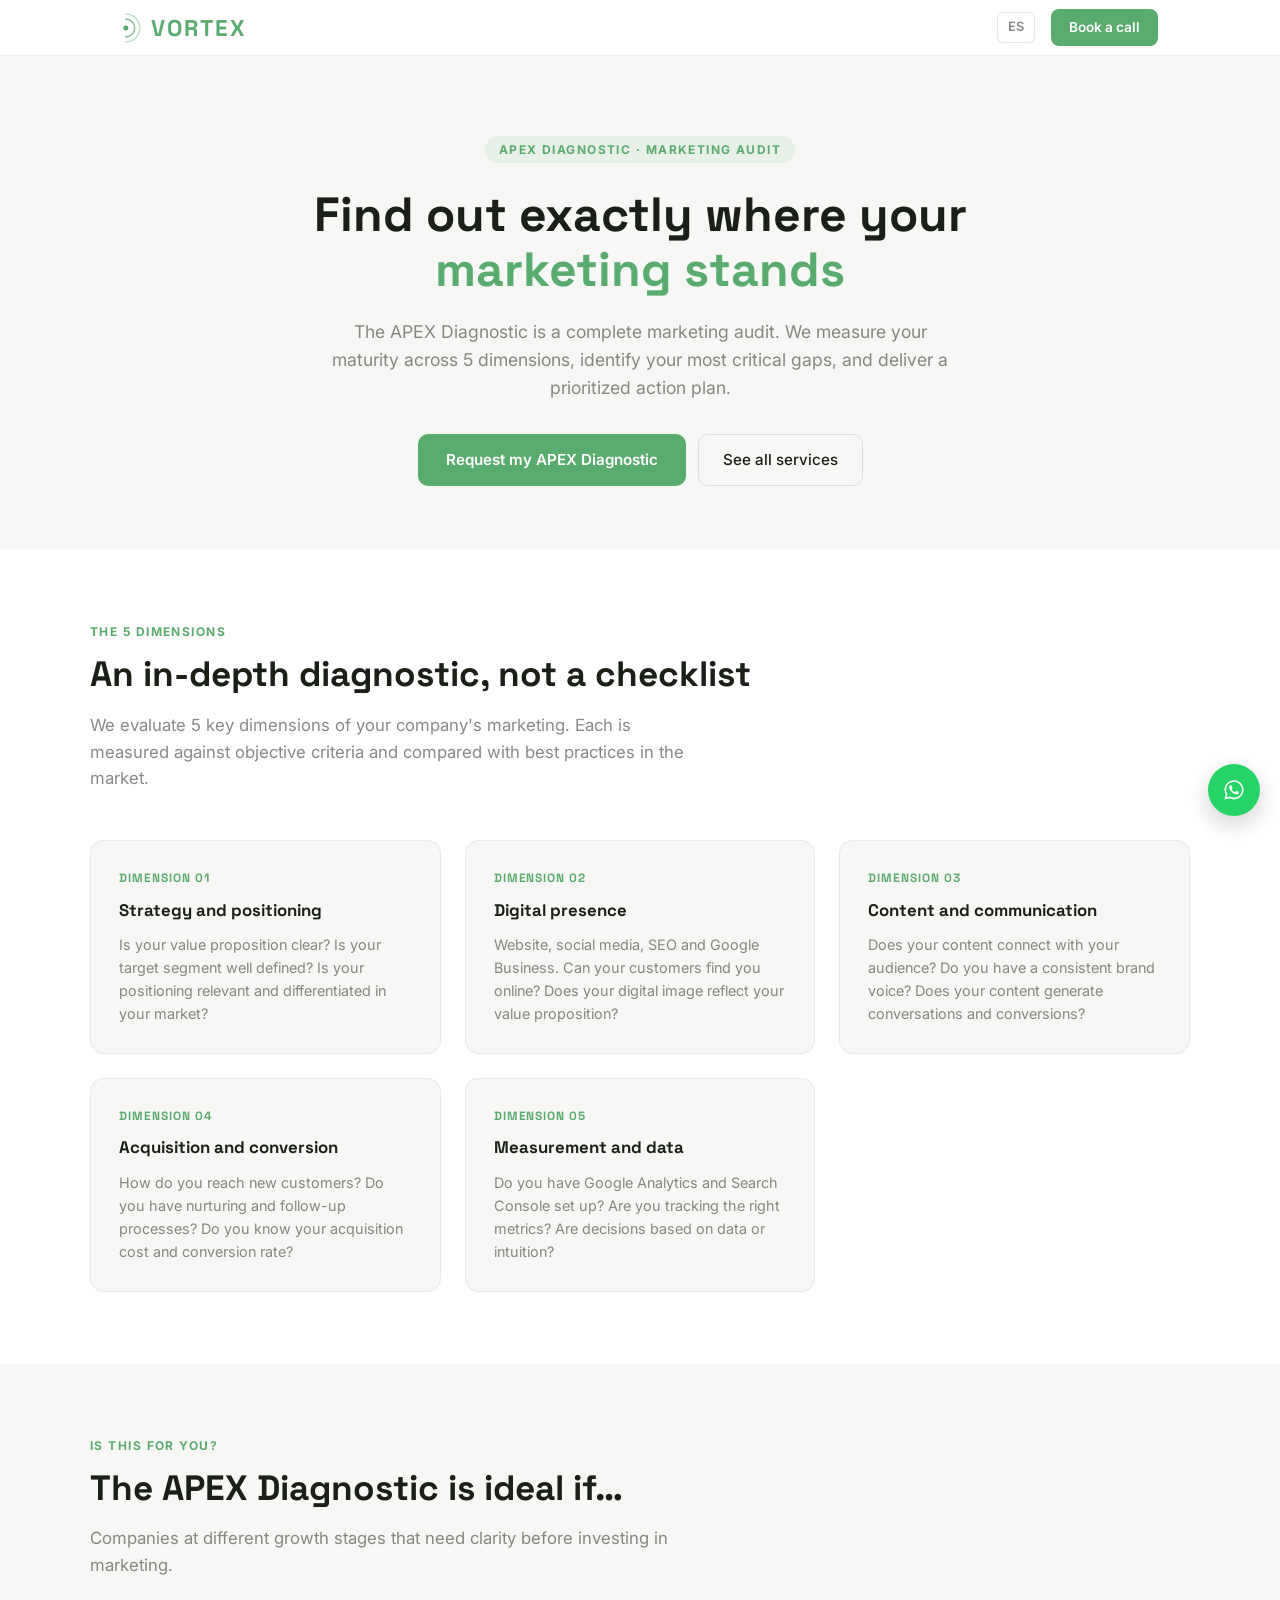
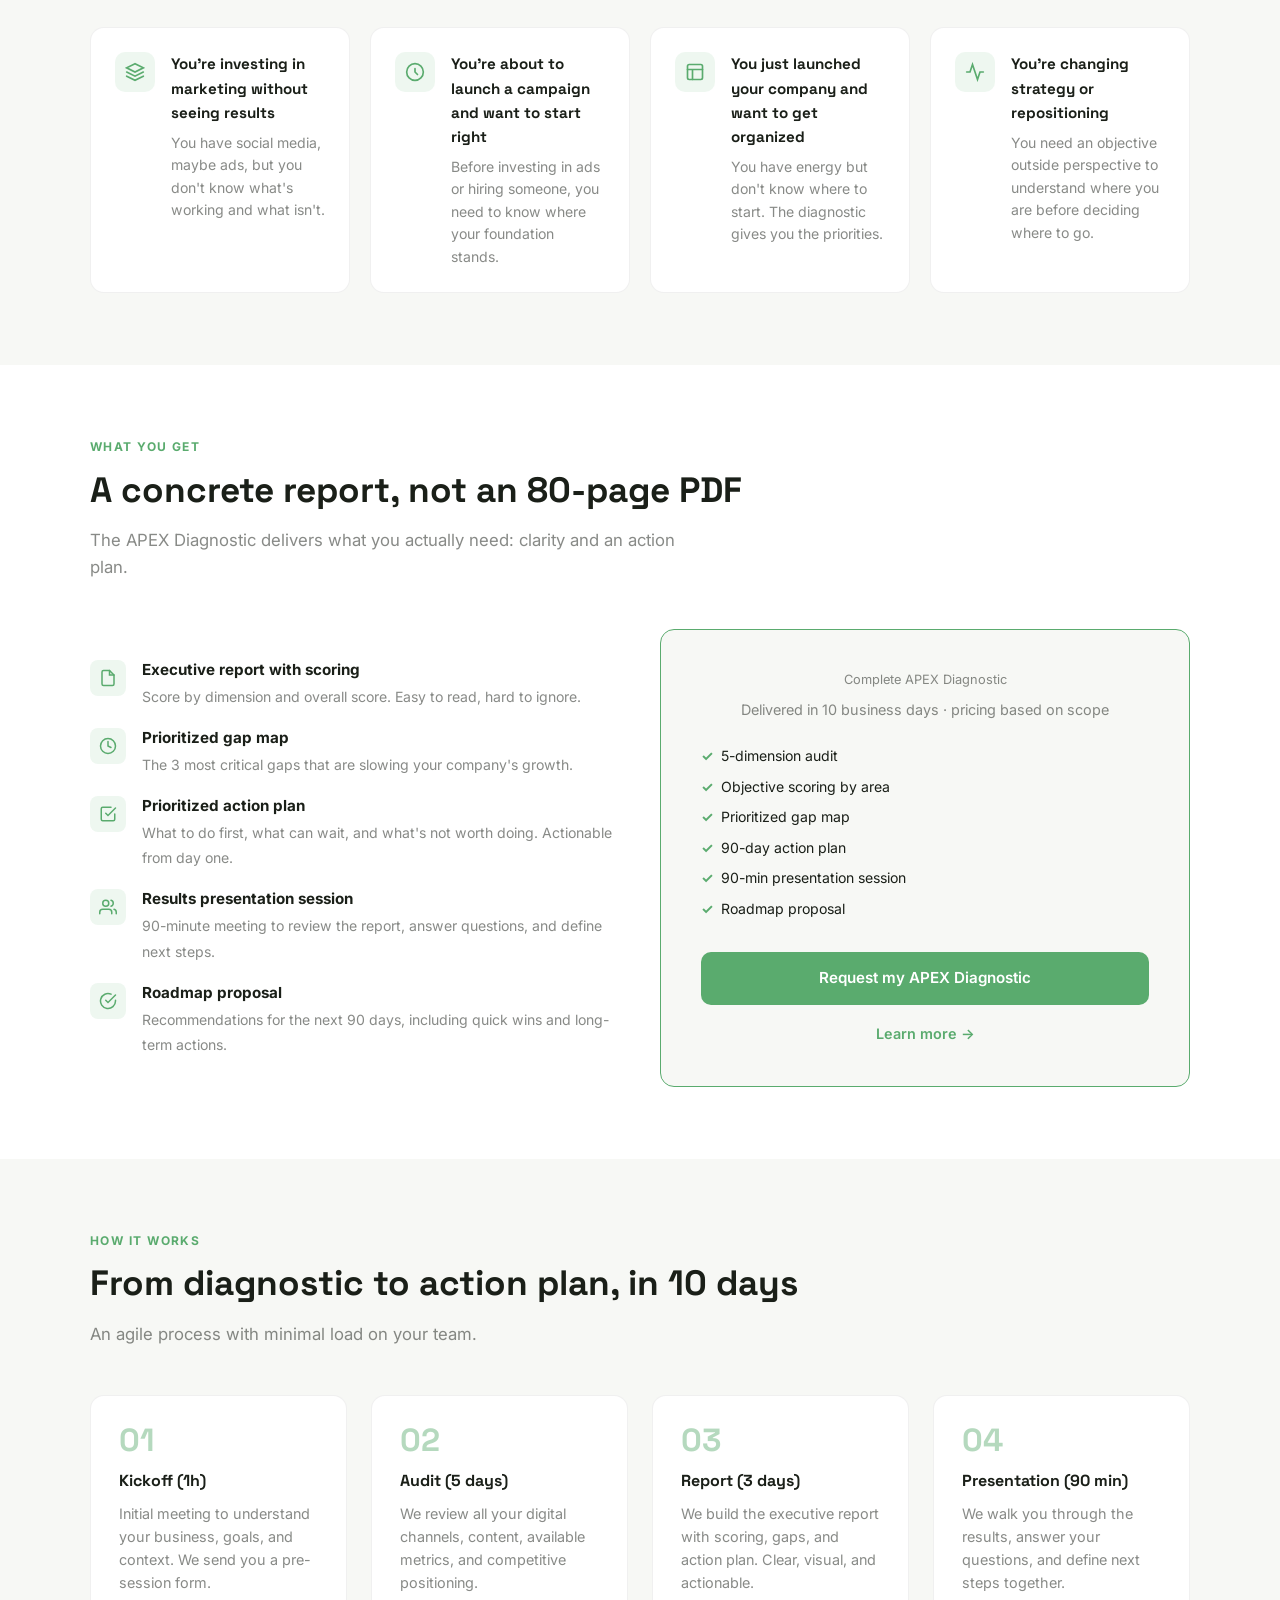
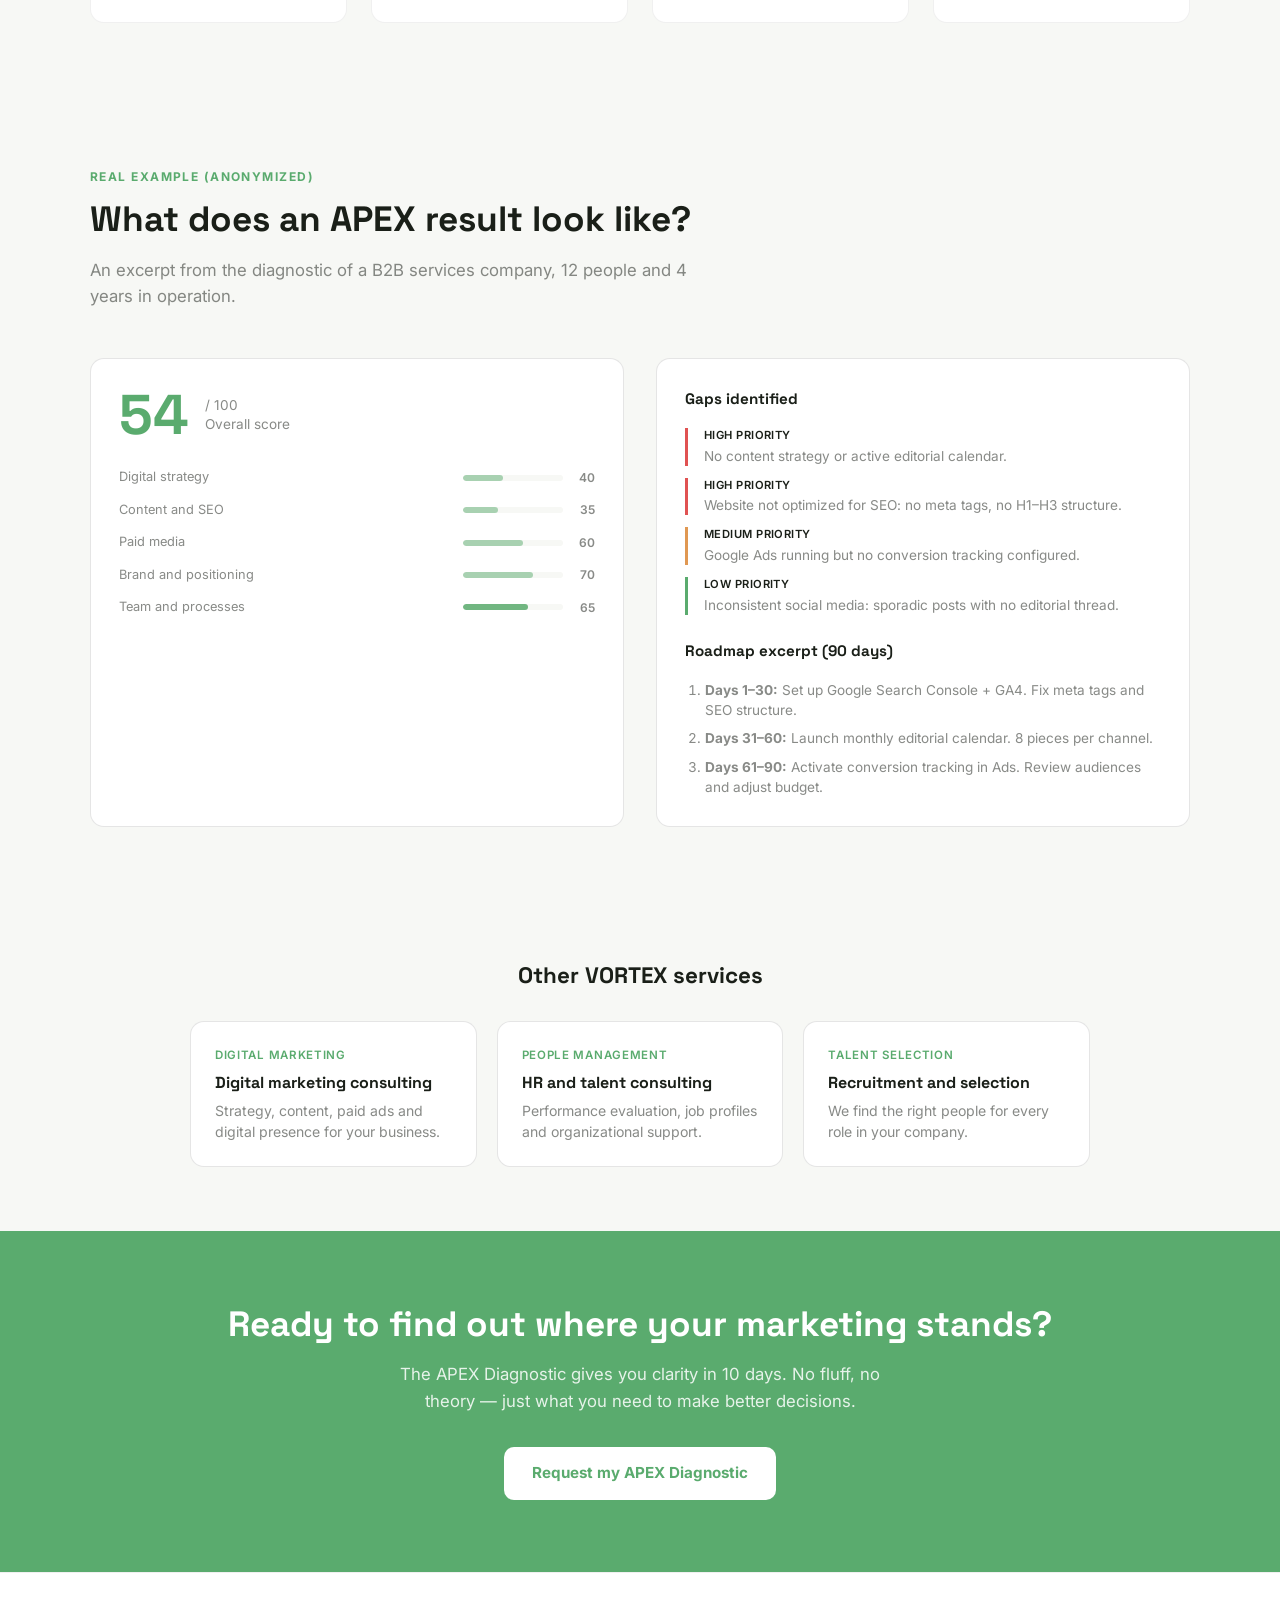
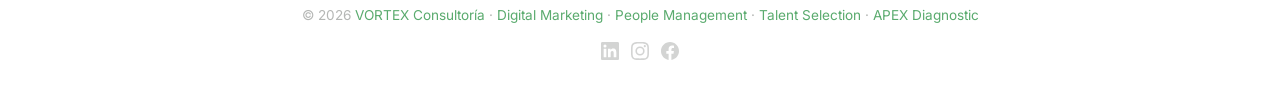
<file: apex-diagnostic/index.html>
<!DOCTYPE html>
<html lang="en">
<head>
  <!-- Google Tag Manager -->
  <script>(function(w,d,s,l,i){w[l]=w[l]||[];w[l].push({'gtm.start':
  new Date().getTime(),event:'gtm.js'});var f=d.getElementsByTagName(s)[0],
  j=d.createElement(s),dl=l!='dataLayer'?'&l='+l:'';j.async=true;j.src=
  'https://www.googletagmanager.com/gtm.js?id='+i+dl;f.parentNode.insertBefore(j,f);
  })(window,document,'script','dataLayer','GTM-PHNP8BP2');</script>
  <!-- End Google Tag Manager -->
  <meta charset="UTF-8">
  <meta name="viewport" content="width=device-width, initial-scale=1.0">
  <title>Marketing Audit &amp; Maturity Assessment | APEX by VORTEX</title>
  <meta name="description" content="APEX Diagnostic: measure your marketing maturity across 5 dimensions, detect failure points before they happen, and get an executive-ready roadmap.">
  <meta name="robots" content="index, follow">
  <link rel="canonical" href="https://vortexcor.com/apex-diagnostic/">
  <link rel="alternate" hreflang="es-CL" href="https://vortexcor.com/diagnostico-apex/">
  <link rel="alternate" hreflang="en" href="https://vortexcor.com/apex-diagnostic/">
  <link rel="alternate" hreflang="x-default" href="https://vortexcor.com/apex-diagnostic/">
  <link rel="icon" type="image/svg+xml" href="data:image/svg+xml,%3Csvg xmlns='http://www.w3.org/2000/svg' viewBox='0 0 36 36'%3E%3Ccircle cx='18' cy='18' r='18' fill='%235aab6e'/%3E%3Ctext x='18' y='24' text-anchor='middle' font-family='Arial' font-weight='bold' font-size='16' fill='white'%3EV%3C/text%3E%3C/svg%3E">
  <link rel="apple-touch-icon" href="/apple-touch-icon.png">
  <meta property="og:type" content="website">
  <meta property="og:url" content="https://vortexcor.com/apex-diagnostic/">
  <meta property="og:locale" content="en_US">
  <meta property="og:title" content="APEX Diagnostic: Marketing Audit | VORTEX">
  <meta property="og:description" content="APEX Diagnostic: full marketing audit. Measure your digital maturity, identify gaps, and get an action plan.">
  <meta property="og:image" content="https://vortexcor.com/og-image-en.png">
  <script type="application/ld+json">
{
  "@context": "https://schema.org",
  "@graph": [
    {
      "@type": "Service",
      "@id": "https://vortexcor.com/apex-diagnostic/#service",
      "name": "APEX Diagnostic",
      "serviceType": "Marketing audit and maturity assessment",
      "description": "Marketing maturity assessment across 5 dimensions (strategy, digital presence, content, acquisition, data & metrics), with competitive benchmarking and a prioritized executive roadmap.",
      "provider": { "@type": "Organization", "name": "VORTEX Consultoría", "url": "https://vortexcor.com" },
      "areaServed": "Worldwide",
      "url": "https://vortexcor.com/apex-diagnostic/"
    },
    {
      "@type": "BreadcrumbList",
      "itemListElement": [
        { "@type": "ListItem", "position": 1, "name": "Home", "item": "https://vortexcor.com/en/" },
        { "@type": "ListItem", "position": 2, "name": "APEX Diagnostic", "item": "https://vortexcor.com/apex-diagnostic/" }
      ]
    }
  ]
}
  </script>
  <link rel="preconnect" href="https://fonts.googleapis.com">
  <link rel="preconnect" href="https://fonts.gstatic.com" crossorigin>
  <link href="https://fonts.googleapis.com/css2?family=Space+Grotesk:wght@400;500;600;700;800&family=Inter:wght@400;500;600&display=swap&font-display=swap" rel="stylesheet">
  <style>
    :root {
      --bg: #ffffff; --bg2: #f7f8f5; --bg3: #eef1ea;
      --border-light: rgba(0,0,0,0.06); --border: rgba(0,0,0,0.10);
      --accent: #5aab6e; --accent-dim: rgba(90,171,110,0.10); --accent-hi: #3d8c52;
      --text: #1a1f18; --text-muted: rgba(26,31,24,0.52); --text-dim: rgba(26,31,24,0.32);
      --radius: 14px; --max: 1100px;
    }
    *, *::before, *::after { box-sizing: border-box; margin: 0; padding: 0; }
    html { scroll-behavior: smooth; font-size: 16px; }
    body { background: var(--bg); color: var(--text); font-family: 'Inter', sans-serif; line-height: 1.6; -webkit-font-smoothing: antialiased; }
    h1,h2,h3,h4 { font-family: 'Space Grotesk', sans-serif; }

    nav { position: sticky; top: 0; z-index: 100; height: 56px; background: rgba(255,255,255,0.92); backdrop-filter: blur(24px); border-bottom: 1px solid var(--border-light); }
    .nav-inner { display: flex; align-items: center; justify-content: space-between; max-width: var(--max); margin: 0 auto; padding: 0 2rem; height: 100%; }
    .nav-logo { text-decoration: none; display: flex; align-items: center; }
    .nav-cta { background: var(--accent); color: #fff; border: none; border-radius: 8px; padding: 8px 18px; font-size: 0.85rem; font-weight: 600; cursor: pointer; text-decoration: none; font-family: inherit; }
    .nav-cta:hover { background: var(--accent-hi); }

    .hero { background: var(--bg2); padding: 80px 2rem 64px; text-align: center; }
    .hero-inner { max-width: var(--max); margin: 0 auto; }
    .eyebrow { display: inline-block; font-size: 0.75rem; font-weight: 700; letter-spacing: 0.12em; text-transform: uppercase; color: var(--accent); background: var(--accent-dim); padding: 4px 14px; border-radius: 20px; margin-bottom: 1.5rem; }
    h1 { font-size: clamp(2rem, 5vw, 3rem); font-weight: 800; line-height: 1.15; margin-bottom: 1.25rem; }
    h1 em { color: var(--accent); font-style: normal; }
    .hero-desc { font-size: 1.1rem; color: var(--text-muted); max-width: 620px; margin: 0 auto 2rem; }
    .hero-ctas { display: flex; gap: 12px; justify-content: center; flex-wrap: wrap; }
    .btn-primary { background: var(--accent); color: #fff; padding: 14px 28px; border-radius: 10px; font-weight: 600; font-size: 0.95rem; text-decoration: none; transition: background 0.15s; }
    .btn-primary:hover { background: var(--accent-hi); }
    .btn-ghost { background: transparent; color: var(--text); border: 1.5px solid var(--border); padding: 13px 24px; border-radius: 10px; font-weight: 500; font-size: 0.95rem; text-decoration: none; transition: border-color 0.15s; }
    .btn-ghost:hover { border-color: var(--accent); color: var(--accent); }

    section { padding: 72px 2rem; }
    .section-inner { max-width: var(--max); margin: 0 auto; }
    .section-eyebrow { font-size: 0.75rem; font-weight: 700; letter-spacing: 0.12em; text-transform: uppercase; color: var(--accent); margin-bottom: 0.75rem; }
    h2 { font-size: clamp(1.6rem, 3.5vw, 2.2rem); font-weight: 800; line-height: 1.2; margin-bottom: 1rem; }
    .section-sub { font-size: 1.05rem; color: var(--text-muted); max-width: 600px; margin-bottom: 3rem; }

    .dimensions-grid { display: grid; grid-template-columns: repeat(auto-fit, minmax(260px, 1fr)); gap: 1.5rem; }
    .dim-card { background: var(--bg2); border-radius: var(--radius); padding: 1.75rem; border: 1px solid var(--border-light); }
    .dim-num { font-family: 'Space Grotesk', sans-serif; font-size: 0.75rem; font-weight: 700; color: var(--accent); letter-spacing: 0.08em; margin-bottom: 0.5rem; }
    .dim-card h3 { font-size: 1.05rem; font-weight: 700; margin-bottom: 0.6rem; }
    .dim-card p { font-size: 0.9rem; color: var(--text-muted); line-height: 1.6; }

    .forwhom { background: var(--bg2); }
    .forwhom-grid { display: grid; grid-template-columns: repeat(auto-fit, minmax(260px, 1fr)); gap: 1.25rem; }
    .forwhom-item { background: var(--bg); border-radius: var(--radius); padding: 1.5rem; border: 1px solid var(--border-light); display: flex; gap: 1rem; align-items: flex-start; }
    .forwhom-icon { width: 40px; height: 40px; background: var(--accent-dim); border-radius: 10px; display: flex; align-items: center; justify-content: center; flex-shrink: 0; }
    .forwhom-icon svg { width: 20px; height: 20px; stroke: var(--accent); fill: none; stroke-width: 2; stroke-linecap: round; }
    .forwhom-item h3 { font-size: 0.95rem; font-weight: 700; margin-bottom: 0.4rem; }
    .forwhom-item p { font-size: 0.88rem; color: var(--text-muted); }

    .deliverables { display: grid; grid-template-columns: 1fr 1fr; gap: 2.5rem; align-items: center; }
    .deliverable-list { list-style: none; display: flex; flex-direction: column; gap: 1rem; }
    .deliverable-list li { display: flex; gap: 1rem; align-items: flex-start; }
    .del-icon { width: 36px; height: 36px; background: var(--accent-dim); border-radius: 8px; display: flex; align-items: center; justify-content: center; flex-shrink: 0; margin-top: 2px; }
    .del-icon svg { width: 18px; height: 18px; stroke: var(--accent); fill: none; stroke-width: 2; stroke-linecap: round; }
    .del-text strong { font-size: 0.95rem; font-weight: 700; display: block; margin-bottom: 2px; }
    .del-text span { font-size: 0.88rem; color: var(--text-muted); }
    .deliverable-price-box { background: var(--bg2); border-radius: var(--radius); padding: 2.5rem; border: 1.5px solid var(--accent); text-align: center; }
    .price-label { font-size: 0.8rem; color: var(--text-muted); margin-bottom: 0.5rem; }
    .price-sub { font-size: 0.9rem; color: var(--text-muted); margin-top: 0.4rem; margin-bottom: 1.5rem; }
    .price-features { list-style: none; text-align: left; display: flex; flex-direction: column; gap: 8px; margin-bottom: 2rem; }
    .price-features li { font-size: 0.88rem; padding-left: 1.25rem; position: relative; }
    .price-features li::before { content: '✓'; position: absolute; left: 0; color: var(--accent); font-weight: 700; }

    .btn-full { display: block; text-align: center; background: var(--accent); color: #fff; padding: 14px; border-radius: 10px; font-weight: 600; font-size: 0.95rem; text-decoration: none; transition: background 0.15s; }
    .btn-full:hover { background: var(--accent-hi); }

    .process { background: var(--bg2); }
    .steps { display: grid; grid-template-columns: repeat(auto-fit, minmax(200px, 1fr)); gap: 1.5rem; }
    .step { background: var(--bg); border-radius: var(--radius); padding: 1.75rem; border: 1px solid var(--border-light); }
    .step-num { font-family: 'Space Grotesk', sans-serif; font-size: 2rem; font-weight: 800; color: rgba(90,171,110,0.45); line-height: 1; margin-bottom: 0.75rem; }
    .step h3 { font-size: 1rem; font-weight: 700; margin-bottom: 0.5rem; }
    .step p { font-size: 0.9rem; color: var(--text-muted); }

    .apex-example { background: var(--bg2); }
    .apex-example-grid { display: grid; grid-template-columns: 1fr 1fr; gap: 2rem; margin-top: 2rem; }
    @media (max-width: 768px) { .apex-example-grid { grid-template-columns: 1fr; } }
    .apex-score-card, .apex-gaps-card { background: var(--bg); border: 1px solid var(--border); border-radius: var(--radius); padding: 1.75rem; }
    .apex-score-global { display: flex; align-items: center; gap: 1rem; margin-bottom: 1.5rem; }
    .apex-score-num { font-family: 'Space Grotesk', sans-serif; font-size: 3.5rem; font-weight: 800; color: var(--accent); line-height: 1; }
    .apex-score-label { font-size: 0.85rem; color: var(--text-muted); line-height: 1.4; }
    .apex-score-dims { display: flex; flex-direction: column; gap: 0.75rem; }
    .apex-dim { display: grid; grid-template-columns: 1fr auto auto; align-items: center; gap: 0.75rem; }
    .apex-dim-name { font-size: 0.8rem; color: var(--text-muted); }
    .apex-dim-bar { background: var(--bg2); border-radius: 99px; height: 6px; width: 100px; overflow: hidden; }
    .apex-dim-fill { height: 100%; background: var(--accent); border-radius: 99px; opacity: 0.5; }
    .apex-dim-fill--high { opacity: 0.85; }
    .apex-dim-val { font-size: 0.75rem; font-weight: 600; color: var(--text-muted); min-width: 20px; text-align: right; }
    .apex-gaps-card h3 { font-size: 0.95rem; font-weight: 700; margin-bottom: 1rem; }
    .apex-gaps-list { list-style: none; display: flex; flex-direction: column; gap: 0.75rem; margin-bottom: 1.5rem; }
    .apex-gap { font-size: 0.85rem; color: var(--text-muted); padding-left: 1rem; border-left: 3px solid; line-height: 1.4; }
    .apex-gap--high { border-color: #e05252; }
    .apex-gap--med { border-color: #e09852; }
    .apex-gap--low { border-color: var(--accent); }
    .apex-gap-tag { display: block; font-size: 0.7rem; font-weight: 600; letter-spacing: 0.04em; text-transform: uppercase; margin-bottom: 0.2rem; color: var(--text); }
    .apex-roadmap-title { font-size: 0.95rem; font-weight: 700; margin-bottom: 0.75rem; }
    .apex-roadmap-list { padding-left: 1.25rem; display: flex; flex-direction: column; gap: 0.5rem; }
    .apex-roadmap-list li { font-size: 0.85rem; color: var(--text-muted); line-height: 1.5; }

    .related-services { background: var(--bg2); padding: 64px 2rem; }
    .related-services h2 { text-align: center; font-size: 1.4rem; margin-bottom: 2rem; }
    .related-grid { display: grid; grid-template-columns: repeat(auto-fit, minmax(220px, 1fr)); gap: 1.25rem; max-width: 900px; margin: 0 auto; }
    .related-card { background: var(--bg); border: 1px solid var(--border); border-radius: var(--radius); padding: 1.5rem; text-decoration: none; color: var(--text); transition: box-shadow 0.2s, border-color 0.2s; }
    .related-card:hover { box-shadow: 0 4px 16px rgba(0,0,0,0.08); border-color: var(--accent); }
    .related-card-label { font-size: 0.72rem; font-weight: 600; color: var(--accent); letter-spacing: 0.06em; text-transform: uppercase; margin-bottom: 0.5rem; }
    .related-card h3 { font-size: 1rem; font-weight: 700; margin-bottom: 0.4rem; line-height: 1.3; }
    .related-card p { font-size: 0.88rem; color: var(--text-muted); line-height: 1.5; }

    .cta-section { background: var(--accent); color: #fff; text-align: center; padding: 72px 2rem; }
    .cta-section h2 { color: #fff; margin-bottom: 1rem; }
    .cta-section p { color: rgba(255,255,255,0.85); margin-bottom: 2rem; font-size: 1.05rem; max-width: 500px; margin-left: auto; margin-right: auto; }
    .btn-white { background: #fff; color: var(--accent); padding: 14px 28px; border-radius: 10px; font-weight: 700; font-size: 0.95rem; text-decoration: none; display: inline-block; }
    .btn-white:hover { opacity: 0.9; }

    footer { padding: 32px 2rem; border-top: 1px solid var(--border-light); text-align: center; }
    .footer-social { display: flex; align-items: center; justify-content: center; gap: 0.75rem; padding-top: 1rem; }
    .footer-social a { display: flex; align-items: center; color: var(--text-dim); opacity: 0.6; transition: opacity 0.2s; }
    .footer-social a:hover { opacity: 1; color: var(--accent); }
    .footer-social svg { width: 18px; height: 18px; fill: currentColor; }
    footer p { font-size: 0.85rem; color: var(--text-dim); }
    footer a { color: var(--accent); text-decoration: none; }
    .nav-right { display: flex; align-items: center; gap: 1rem; }
    .lang-switch { font-size: 0.8rem; font-weight: 600; color: var(--text-muted); text-decoration: none; border: 1px solid var(--border); border-radius: 6px; padding: 4px 10px; }
    .lang-switch:hover { border-color: var(--accent); color: var(--accent); }

    @media (max-width: 768px) { .deliverables { grid-template-columns: 1fr; } }
    @media (max-width: 640px) { .hero { padding: 56px 1.25rem 48px; } section { padding: 56px 1.25rem; } }
  </style>
</head>
<body>
<!-- Google Tag Manager (noscript) -->
<noscript><iframe src="https://www.googletagmanager.com/ns.html?id=GTM-PHNP8BP2"
height="0" width="0" style="display:none;visibility:hidden"></iframe></noscript>
<!-- End Google Tag Manager (noscript) -->

<nav>
  <div class="nav-inner">
    <a href="/en/" class="nav-logo" aria-label="Back to home">
      <svg viewBox="0 0 200 60" height="38" fill="none" xmlns="http://www.w3.org/2000/svg">
        <g transform="translate(6,30) rotate(-90 0 0)">
          <circle cx="0" cy="0" r="22" stroke="#5aab6e" stroke-width="2.5" fill="none" opacity="0.35" stroke-dasharray="69.1 69.1" stroke-linecap="round"/>
          <circle cx="0" cy="0" r="14" stroke="#5aab6e" stroke-width="2.5" fill="none" opacity="0.7" stroke-dasharray="44 44" stroke-linecap="round"/>
          <circle cx="0" cy="0" r="4" fill="#5aab6e"/>
        </g>
        <text x="46" y="42" font-family="'Space Grotesk',Arial,sans-serif" font-weight="800" font-size="36" letter-spacing="3" fill="#5aab6e">VORTEX</text>
      </svg>
    </a>
    <div class="nav-right">
      <a href="/diagnostico-apex/" class="lang-switch">ES</a>
      <a href="https://calendly.com/vortexcor2026/30-min-reunion-consulta-apex-clone-clone" class="nav-cta" target="_blank" rel="noopener">Book a call</a>
    </div>
  </div>
</nav>

<section class="hero">
  <div class="hero-inner">
    <div class="eyebrow">APEX Diagnostic · Marketing Audit</div>
    <h1>Find out exactly where your <br><em>marketing stands</em></h1>
    <p class="hero-desc">The APEX Diagnostic is a complete marketing audit. We measure your maturity across 5 dimensions, identify your most critical gaps, and deliver a prioritized action plan.</p>
    <div class="hero-ctas">
      <a href="https://calendly.com/vortexcor2026/30-min-reunion-consulta-apex-clone-clone" class="btn-primary" target="_blank" rel="noopener">Request my APEX Diagnostic</a>
      <a href="/en/" class="btn-ghost">See all services</a>
    </div>
  </div>
</section>

<section>
  <div class="section-inner">
    <div class="section-eyebrow">The 5 dimensions</div>
    <h2>An in-depth diagnostic, not a checklist</h2>
    <p class="section-sub">We evaluate 5 key dimensions of your company's marketing. Each is measured against objective criteria and compared with best practices in the market.</p>
    <div class="dimensions-grid">
      <div class="dim-card">
        <div class="dim-num">DIMENSION 01</div>
        <h3>Strategy and positioning</h3>
        <p>Is your value proposition clear? Is your target segment well defined? Is your positioning relevant and differentiated in your market?</p>
      </div>
      <div class="dim-card">
        <div class="dim-num">DIMENSION 02</div>
        <h3>Digital presence</h3>
        <p>Website, social media, SEO and Google Business. Can your customers find you online? Does your digital image reflect your value proposition?</p>
      </div>
      <div class="dim-card">
        <div class="dim-num">DIMENSION 03</div>
        <h3>Content and communication</h3>
        <p>Does your content connect with your audience? Do you have a consistent brand voice? Does your content generate conversations and conversions?</p>
      </div>
      <div class="dim-card">
        <div class="dim-num">DIMENSION 04</div>
        <h3>Acquisition and conversion</h3>
        <p>How do you reach new customers? Do you have nurturing and follow-up processes? Do you know your acquisition cost and conversion rate?</p>
      </div>
      <div class="dim-card">
        <div class="dim-num">DIMENSION 05</div>
        <h3>Measurement and data</h3>
        <p>Do you have Google Analytics and Search Console set up? Are you tracking the right metrics? Are decisions based on data or intuition?</p>
      </div>
    </div>
  </div>
</section>

<section class="forwhom">
  <div class="section-inner">
    <div class="section-eyebrow">Is this for you?</div>
    <h2>The APEX Diagnostic is ideal if…</h2>
    <p class="section-sub">Companies at different growth stages that need clarity before investing in marketing.</p>
    <div class="forwhom-grid">
      <div class="forwhom-item">
        <div class="forwhom-icon"><svg viewBox="0 0 24 24"><path d="M12 2L2 7l10 5 10-5-10-5zM2 17l10 5 10-5M2 12l10 5 10-5"/></svg></div>
        <div>
          <h3>You're investing in marketing without seeing results</h3>
          <p>You have social media, maybe ads, but you don't know what's working and what isn't.</p>
        </div>
      </div>
      <div class="forwhom-item">
        <div class="forwhom-icon"><svg viewBox="0 0 24 24"><circle cx="12" cy="12" r="10"/><path d="M12 8v4l3 3"/></svg></div>
        <div>
          <h3>You're about to launch a campaign and want to start right</h3>
          <p>Before investing in ads or hiring someone, you need to know where your foundation stands.</p>
        </div>
      </div>
      <div class="forwhom-item">
        <div class="forwhom-icon"><svg viewBox="0 0 24 24"><rect x="3" y="3" width="18" height="18" rx="2"/><path d="M3 9h18M9 21V9"/></svg></div>
        <div>
          <h3>You just launched your company and want to get organized</h3>
          <p>You have energy but don't know where to start. The diagnostic gives you the priorities.</p>
        </div>
      </div>
      <div class="forwhom-item">
        <div class="forwhom-icon"><svg viewBox="0 0 24 24"><polyline points="22 12 18 12 15 21 9 3 6 12 2 12"/></svg></div>
        <div>
          <h3>You're changing strategy or repositioning</h3>
          <p>You need an objective outside perspective to understand where you are before deciding where to go.</p>
        </div>
      </div>
    </div>
  </div>
</section>

<section>
  <div class="section-inner">
    <div class="section-eyebrow">What you get</div>
    <h2>A concrete report, not an 80-page PDF</h2>
    <p class="section-sub">The APEX Diagnostic delivers what you actually need: clarity and an action plan.</p>
    <div class="deliverables">
      <ul class="deliverable-list">
        <li>
          <div class="del-icon"><svg viewBox="0 0 24 24"><path d="M14 2H6a2 2 0 0 0-2 2v16a2 2 0 0 0 2 2h12a2 2 0 0 0 2-2V8z"/><polyline points="14 2 14 8 20 8"/></svg></div>
          <div class="del-text"><strong>Executive report with scoring</strong><span>Score by dimension and overall score. Easy to read, hard to ignore.</span></div>
        </li>
        <li>
          <div class="del-icon"><svg viewBox="0 0 24 24"><circle cx="12" cy="12" r="10"/><polyline points="12 6 12 12 16 14"/></svg></div>
          <div class="del-text"><strong>Prioritized gap map</strong><span>The 3 most critical gaps that are slowing your company's growth.</span></div>
        </li>
        <li>
          <div class="del-icon"><svg viewBox="0 0 24 24"><polyline points="9 11 12 14 22 4"/><path d="M21 12v7a2 2 0 0 1-2 2H5a2 2 0 0 1-2-2V5a2 2 0 0 1 2-2h11"/></svg></div>
          <div class="del-text"><strong>Prioritized action plan</strong><span>What to do first, what can wait, and what's not worth doing. Actionable from day one.</span></div>
        </li>
        <li>
          <div class="del-icon"><svg viewBox="0 0 24 24"><path d="M17 21v-2a4 4 0 0 0-4-4H5a4 4 0 0 0-4 4v2"/><circle cx="9" cy="7" r="4"/><path d="M23 21v-2a4 4 0 0 0-3-3.87M16 3.13a4 4 0 0 1 0 7.75"/></svg></div>
          <div class="del-text"><strong>Results presentation session</strong><span>90-minute meeting to review the report, answer questions, and define next steps.</span></div>
        </li>
        <li>
          <div class="del-icon"><svg viewBox="0 0 24 24"><path d="M22 11.08V12a10 10 0 1 1-5.93-9.14"/><polyline points="22 4 12 14.01 9 11.01"/></svg></div>
          <div class="del-text"><strong>Roadmap proposal</strong><span>Recommendations for the next 90 days, including quick wins and long-term actions.</span></div>
        </li>
      </ul>
      <div class="deliverable-price-box">
        <div class="price-label">Complete APEX Diagnostic</div>
        <div class="price-sub">Delivered in 10 business days · pricing based on scope</div>
        <ul class="price-features">
          <li>5-dimension audit</li>
          <li>Objective scoring by area</li>
          <li>Prioritized gap map</li>
          <li>90-day action plan</li>
          <li>90-min presentation session</li>
          <li>Roadmap proposal</li>
        </ul>
        <a href="https://calendly.com/vortexcor2026/30-min-reunion-consulta-apex-clone-clone" class="btn-full" target="_blank" rel="noopener">Request my APEX Diagnostic</a>
        <div style="text-align:center;margin-top:1rem;">
          <a href="/apex-diagnostic/" style="font-size:0.9rem;color:var(--accent);font-weight:600;text-decoration:none;">Learn more →</a>
        </div>
      </div>
    </div>
  </div>
</section>

<section class="process">
  <div class="section-inner">
    <div class="section-eyebrow">How it works</div>
    <h2>From diagnostic to action plan, in 10 days</h2>
    <p class="section-sub">An agile process with minimal load on your team.</p>
    <div class="steps">
      <div class="step"><div class="step-num">01</div><h3>Kickoff (1h)</h3><p>Initial meeting to understand your business, goals, and context. We send you a pre-session form.</p></div>
      <div class="step"><div class="step-num">02</div><h3>Audit (5 days)</h3><p>We review all your digital channels, content, available metrics, and competitive positioning.</p></div>
      <div class="step"><div class="step-num">03</div><h3>Report (3 days)</h3><p>We build the executive report with scoring, gaps, and action plan. Clear, visual, and actionable.</p></div>
      <div class="step"><div class="step-num">04</div><h3>Presentation (90 min)</h3><p>We walk you through the results, answer your questions, and define next steps together.</p></div>
    </div>
  </div>
</section>

<section class="apex-example">
  <div class="section-inner">
    <div class="section-eyebrow">Real example (anonymized)</div>
    <h2>What does an APEX result look like?</h2>
    <p class="section-sub">An excerpt from the diagnostic of a B2B services company, 12 people and 4 years in operation.</p>
    <div class="apex-example-grid">
      <div class="apex-score-card">
        <div class="apex-score-global">
          <div class="apex-score-num">54</div>
          <div class="apex-score-label">/ 100<br><span>Overall score</span></div>
        </div>
        <div class="apex-score-dims">
          <div class="apex-dim"><span class="apex-dim-name">Digital strategy</span><div class="apex-dim-bar"><div class="apex-dim-fill" style="width:40%"></div></div><span class="apex-dim-val">40</span></div>
          <div class="apex-dim"><span class="apex-dim-name">Content and SEO</span><div class="apex-dim-bar"><div class="apex-dim-fill" style="width:35%"></div></div><span class="apex-dim-val">35</span></div>
          <div class="apex-dim"><span class="apex-dim-name">Paid media</span><div class="apex-dim-bar"><div class="apex-dim-fill" style="width:60%"></div></div><span class="apex-dim-val">60</span></div>
          <div class="apex-dim"><span class="apex-dim-name">Brand and positioning</span><div class="apex-dim-bar"><div class="apex-dim-fill" style="width:70%"></div></div><span class="apex-dim-val">70</span></div>
          <div class="apex-dim"><span class="apex-dim-name">Team and processes</span><div class="apex-dim-bar"><div class="apex-dim-fill apex-dim-fill--high" style="width:65%"></div></div><span class="apex-dim-val">65</span></div>
        </div>
      </div>
      <div class="apex-gaps-card">
        <h3>Gaps identified</h3>
        <ul class="apex-gaps-list">
          <li class="apex-gap apex-gap--high"><span class="apex-gap-tag">High priority</span>No content strategy or active editorial calendar.</li>
          <li class="apex-gap apex-gap--high"><span class="apex-gap-tag">High priority</span>Website not optimized for SEO: no meta tags, no H1–H3 structure.</li>
          <li class="apex-gap apex-gap--med"><span class="apex-gap-tag">Medium priority</span>Google Ads running but no conversion tracking configured.</li>
          <li class="apex-gap apex-gap--low"><span class="apex-gap-tag">Low priority</span>Inconsistent social media: sporadic posts with no editorial thread.</li>
        </ul>
        <h3 class="apex-roadmap-title">Roadmap excerpt (90 days)</h3>
        <ol class="apex-roadmap-list">
          <li><strong>Days 1–30:</strong> Set up Google Search Console + GA4. Fix meta tags and SEO structure.</li>
          <li><strong>Days 31–60:</strong> Launch monthly editorial calendar. 8 pieces per channel.</li>
          <li><strong>Days 61–90:</strong> Activate conversion tracking in Ads. Review audiences and adjust budget.</li>
        </ol>
      </div>
    </div>
  </div>
</section>

<section class="related-services">
  <h2>Other VORTEX services</h2>
  <div class="related-grid">
    <a href="/digital-marketing/" class="related-card">
      <div class="related-card-label">Digital Marketing</div>
      <h3>Digital marketing consulting</h3>
      <p>Strategy, content, paid ads and digital presence for your business.</p>
    </a>
    <a href="/people-management/" class="related-card">
      <div class="related-card-label">People Management</div>
      <h3>HR and talent consulting</h3>
      <p>Performance evaluation, job profiles and organizational support.</p>
    </a>
    <a href="/talent-selection/" class="related-card">
      <div class="related-card-label">Talent Selection</div>
      <h3>Recruitment and selection</h3>
      <p>We find the right people for every role in your company.</p>
    </a>
  </div>
</section>

<section class="cta-section">
  <h2>Ready to find out where your marketing stands?</h2>
  <p>The APEX Diagnostic gives you clarity in 10 days. No fluff, no theory — just what you need to make better decisions.</p>
  <a href="https://calendly.com/vortexcor2026/30-min-reunion-consulta-apex-clone-clone" class="btn-white" target="_blank" rel="noopener">Request my APEX Diagnostic</a>
</section>

<footer>
  <p>© 2026 <a href="/en/">VORTEX Consultoría</a> · <a href="/digital-marketing/">Digital Marketing</a> · <a href="/people-management/">People Management</a> · <a href="/talent-selection/">Talent Selection</a> · <a href="/apex-diagnostic/">APEX Diagnostic</a></p>
  <div class="footer-social">
    <a href="https://www.linkedin.com/company/vortex-cor" target="_blank" rel="noopener" aria-label="LinkedIn"><svg viewBox="0 0 24 24" xmlns="http://www.w3.org/2000/svg"><path d="M20.447 20.452h-3.554v-5.569c0-1.328-.027-3.037-1.852-3.037-1.853 0-2.136 1.445-2.136 2.939v5.667H9.351V9h3.414v1.561h.046c.477-.9 1.637-1.85 3.37-1.85 3.601 0 4.267 2.37 4.267 5.455v6.286zM5.337 7.433a2.062 2.062 0 0 1-2.063-2.065 2.064 2.064 0 1 1 2.063 2.065zm1.782 13.019H3.555V9h3.564v11.452zM22.225 0H1.771C.792 0 0 .774 0 1.729v20.542C0 23.227.792 24 1.771 24h20.451C23.2 24 24 23.227 24 22.271V1.729C24 .774 23.2 0 22.222 0h.003z"/></svg></a>
    <a href="https://www.instagram.com/somosvortexcor/" target="_blank" rel="noopener" aria-label="Instagram"><svg viewBox="0 0 24 24" xmlns="http://www.w3.org/2000/svg"><path d="M12 2.163c3.204 0 3.584.012 4.85.07 3.252.148 4.771 1.691 4.919 4.919.058 1.265.069 1.645.069 4.849 0 3.205-.012 3.584-.069 4.849-.149 3.225-1.664 4.771-4.919 4.919-1.266.058-1.644.07-4.85.07-3.204 0-3.584-.012-4.849-.07-3.26-.149-4.771-1.699-4.919-4.92-.058-1.265-.07-1.644-.07-4.849 0-3.204.013-3.583.07-4.849.149-3.227 1.664-4.771 4.919-4.919 1.266-.057 1.645-.069 4.849-.069zM12 0C8.741 0 8.333.014 7.053.072 2.695.272.273 2.69.073 7.052.014 8.333 0 8.741 0 12c0 3.259.014 3.668.072 4.948.2 4.358 2.618 6.78 6.98 6.98C8.333 23.986 8.741 24 12 24c3.259 0 3.668-.014 4.948-.072 4.354-.2 6.782-2.618 6.979-6.98.059-1.28.073-1.689.073-4.948 0-3.259-.014-3.667-.072-4.947-.196-4.354-2.617-6.78-6.979-6.98C15.668.014 15.259 0 12 0zm0 5.838a6.162 6.162 0 1 0 0 12.324 6.162 6.162 0 0 0 0-12.324zM12 16a4 4 0 1 1 0-8 4 4 0 0 1 0 8zm6.406-11.845a1.44 1.44 0 1 0 0 2.881 1.44 1.44 0 0 0 0-2.881z"/></svg></a>
    <a href="https://www.facebook.com/profile.php?id=61596441601924" target="_blank" rel="noopener" aria-label="Facebook"><svg viewBox="0 0 24 24" xmlns="http://www.w3.org/2000/svg"><path d="M24 12.073c0-6.627-5.373-12-12-12s-12 5.373-12 12c0 5.99 4.388 10.954 10.125 11.854v-8.385H7.078v-3.47h3.047V9.43c0-3.007 1.792-4.669 4.533-4.669 1.312 0 2.686.235 2.686.235v2.953H15.83c-1.491 0-1.956.925-1.956 1.874v2.25h3.328l-.532 3.47h-2.796v8.385C19.612 23.027 24 18.062 24 12.073z"/></svg></a>
  </div>
</footer>

<script src="/vortex-tracking.js" defer></script>
<script src="/vortex-wa.js" defer></script>
</body>
</html>
</file>
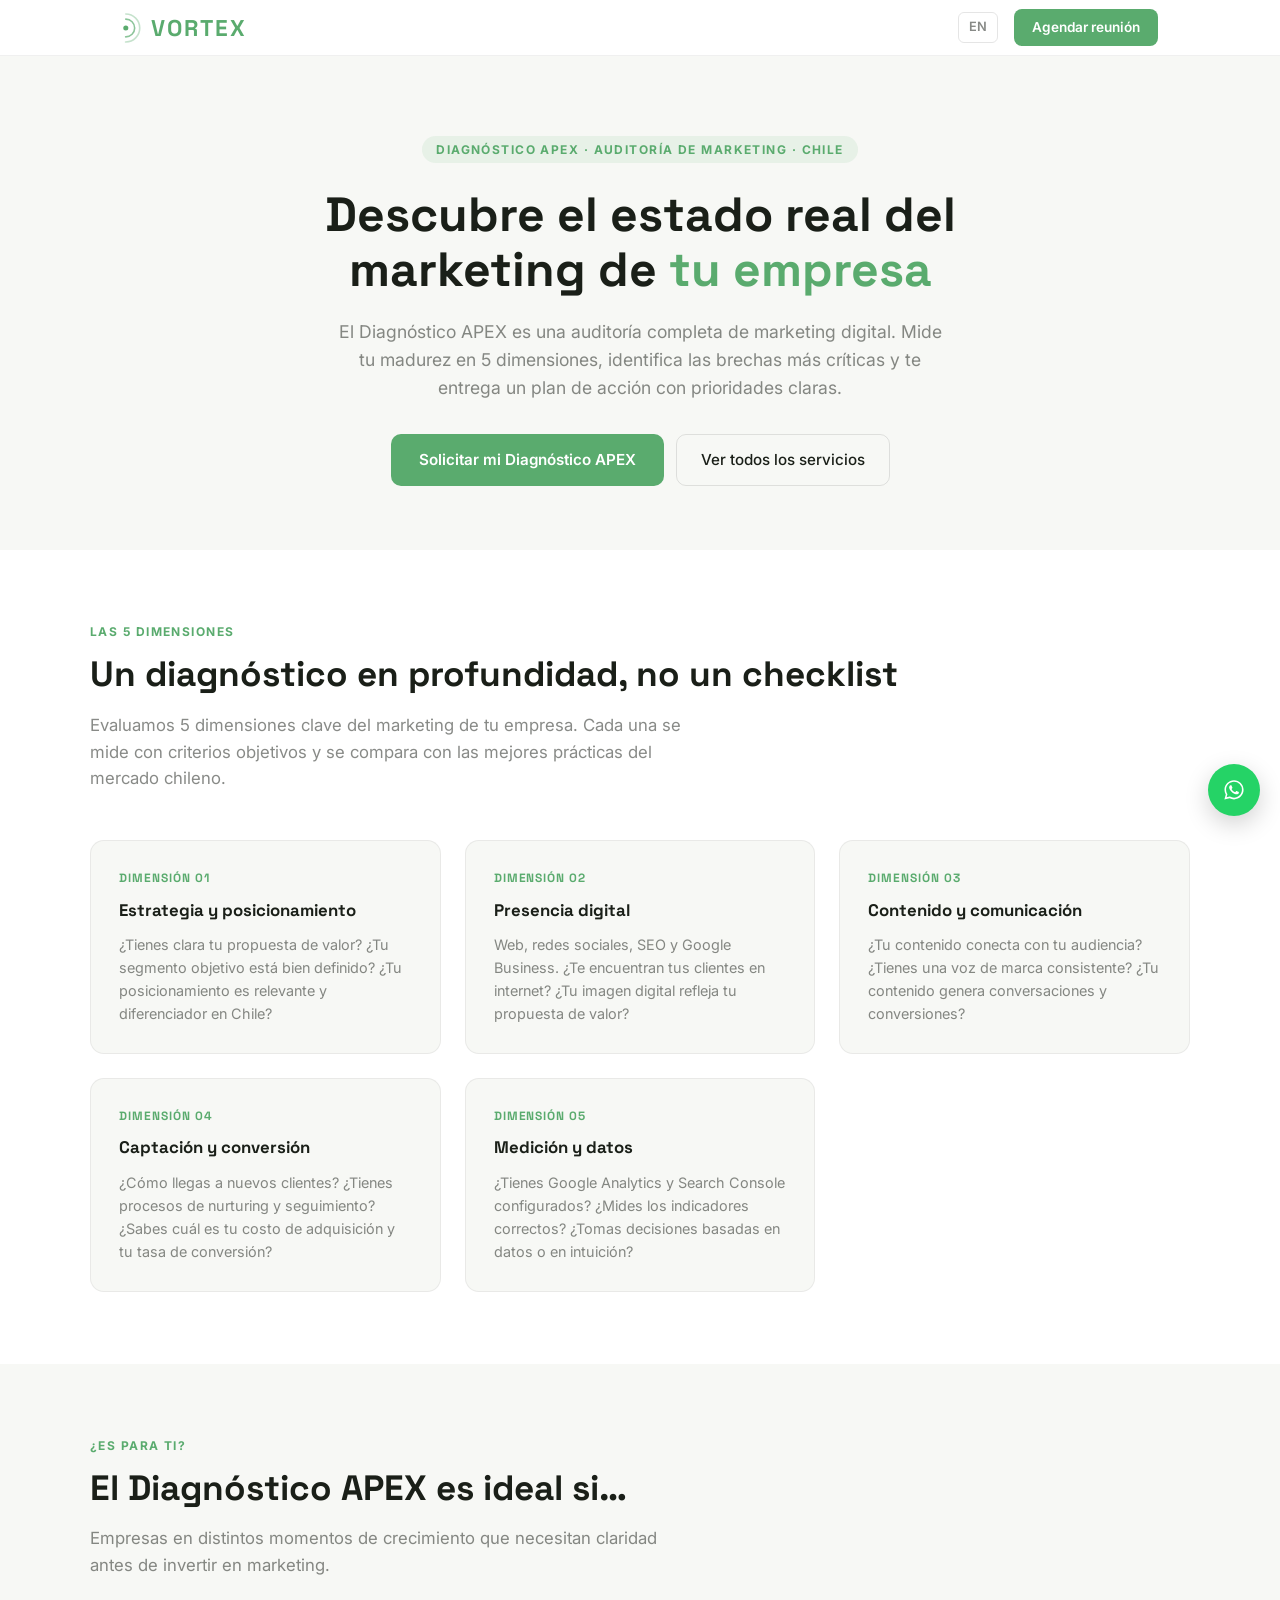
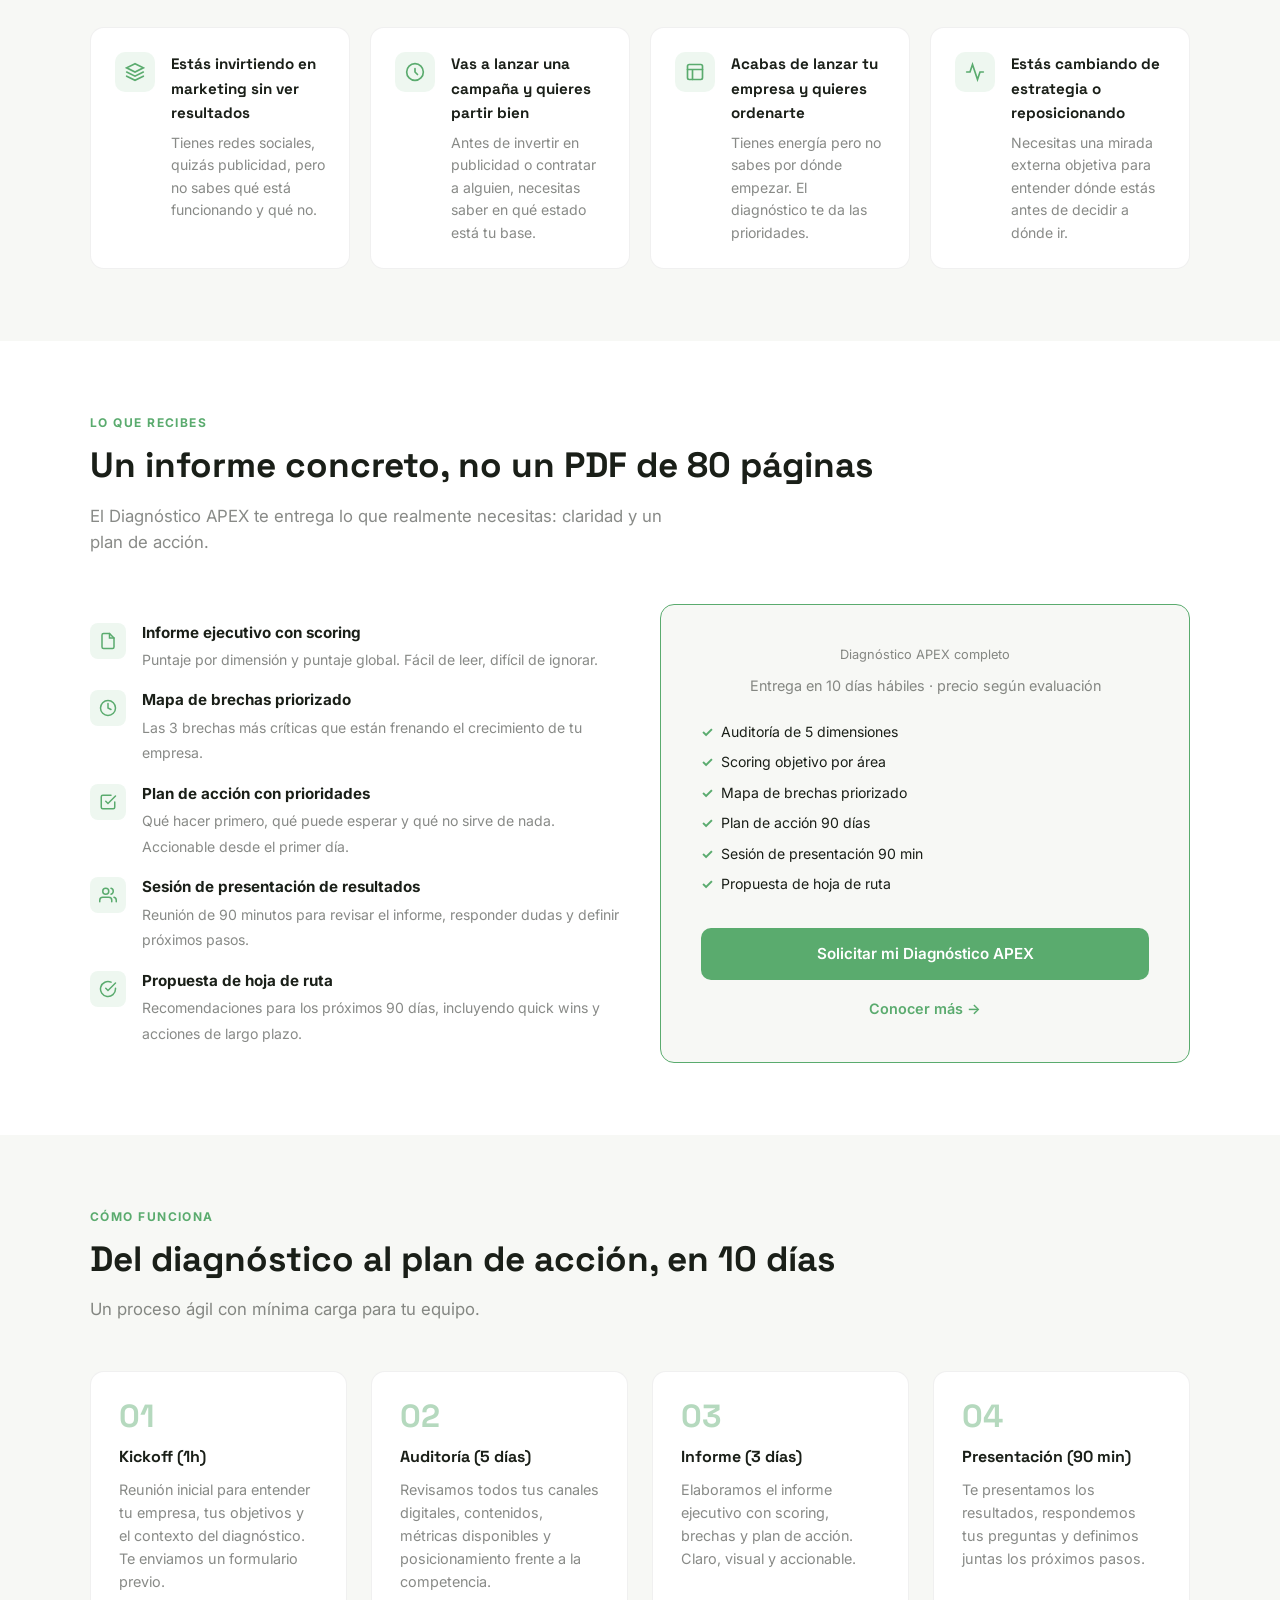
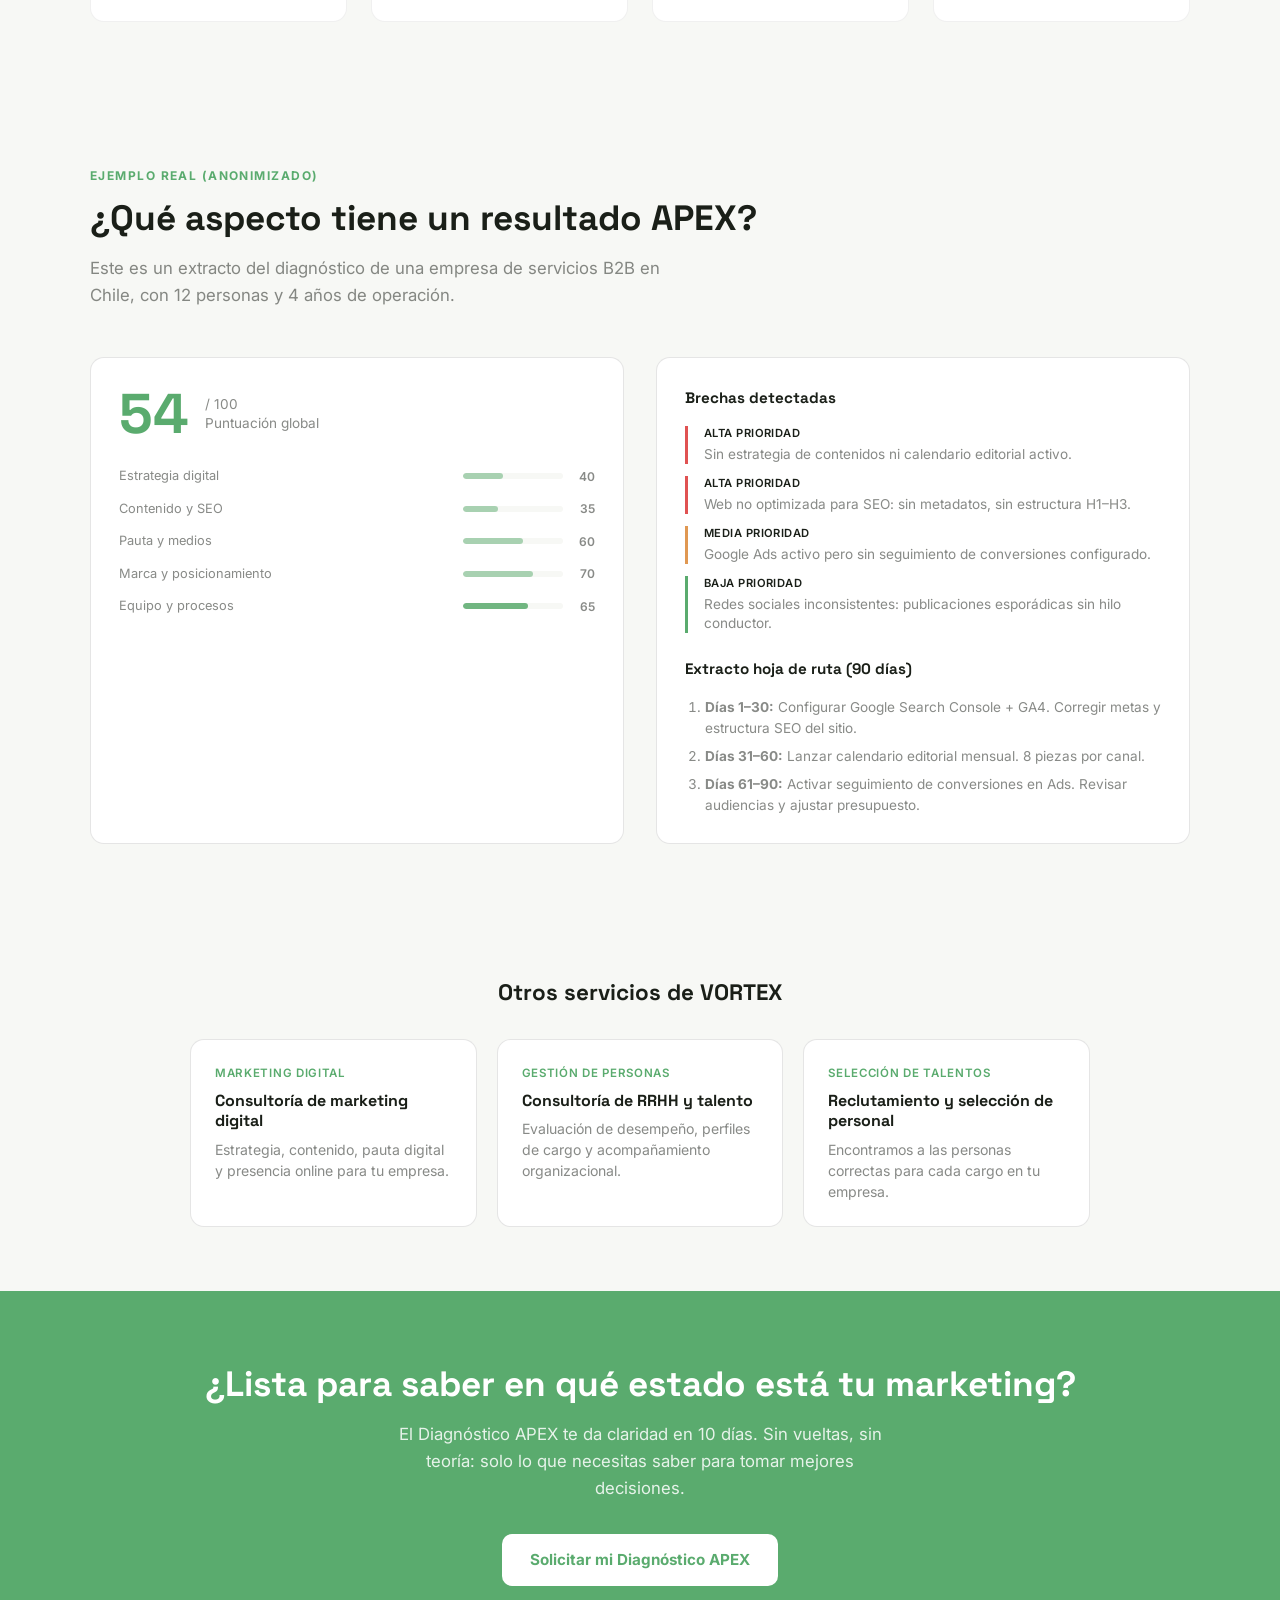
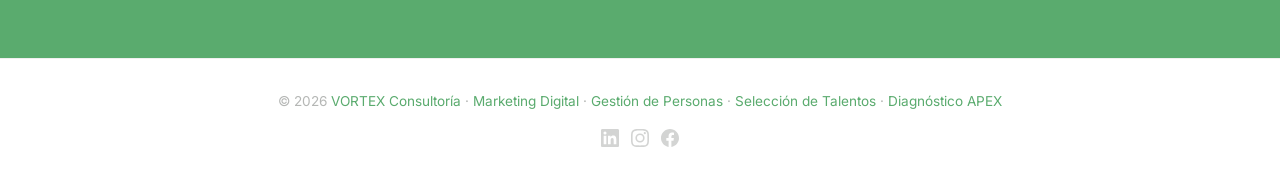
<file: diagnostico-apex/index.html>
<!DOCTYPE html>
<html lang="es">
<head>
  <!-- Google Tag Manager -->
  <script>(function(w,d,s,l,i){w[l]=w[l]||[];w[l].push({'gtm.start':
  new Date().getTime(),event:'gtm.js'});var f=d.getElementsByTagName(s)[0],
  j=d.createElement(s),dl=l!='dataLayer'?'&l='+l:'';j.async=true;j.src=
  'https://www.googletagmanager.com/gtm.js?id='+i+dl;f.parentNode.insertBefore(j,f);
  })(window,document,'script','dataLayer','GTM-PHNP8BP2');</script>
  <!-- End Google Tag Manager -->
  <meta charset="UTF-8">
  <meta name="viewport" content="width=device-width, initial-scale=1.0">
  <title>Auditoría de Marketing Digital para Empresas en Chile | APEX</title>
  <meta name="description" content="Diagnóstico APEX: mide la madurez de tu marketing en 5 dimensiones, detecta fallas antes de que ocurran y recibe una hoja de ruta lista para directorio.">
  <meta name="robots" content="index, follow">
  <link rel="canonical" href="https://vortexcor.com/diagnostico-apex/">
  <link rel="alternate" hreflang="es-CL" href="https://vortexcor.com/diagnostico-apex/">
  <link rel="alternate" hreflang="en" href="https://vortexcor.com/apex-diagnostic/">
  <link rel="alternate" hreflang="x-default" href="https://vortexcor.com/apex-diagnostic/">
  <link rel="icon" type="image/svg+xml" href="data:image/svg+xml,%3Csvg xmlns='http://www.w3.org/2000/svg' viewBox='0 0 36 36'%3E%3Ccircle cx='18' cy='18' r='18' fill='%235aab6e'/%3E%3Ctext x='18' y='24' text-anchor='middle' font-family='Arial' font-weight='bold' font-size='16' fill='white'%3EV%3C/text%3E%3C/svg%3E">
  <link rel="apple-touch-icon" href="/apple-touch-icon.png">
  <meta property="og:locale" content="es_CL">
  <meta property="og:type" content="website">
  <meta property="og:url" content="https://vortexcor.com/diagnostico-apex/">
  <meta property="og:title" content="Diagnóstico APEX: Auditoría de Marketing | VORTEX Chile">
  <meta property="og:description" content="Diagnóstico APEX: auditoría completa de marketing digital. Mide tu madurez digital, identifica brechas y recibe un plan de acción.">
  <meta property="og:image" content="https://vortexcor.com/og-image.png">
  <script type="application/ld+json">
{
  "@context": "https://schema.org",
  "@graph": [
    {
      "@type": "Service",
      "@id": "https://vortexcor.com/diagnostico-apex/#service",
      "name": "Diagnóstico APEX",
      "alternateName": "Auditoría de Marketing APEX",
      "serviceType": "Auditoría de marketing digital",
      "description": "Diagnóstico de madurez de marketing en 5 dimensiones (estrategia y posicionamiento, presencia digital, contenido y comunicación, captación y conversión, medición y datos), con predicción de quiebre, benchmarking competitivo y hoja de ruta ejecutiva priorizada.",
      "audience": { "@type": "BusinessAudience", "name": "Medianas y grandes empresas con al menos 1 año de operación" },
      "provider": { "@id": "https://vortexcor.com/#org" },
      "areaServed": { "@type": "Country", "name": "Chile" },
      "url": "https://vortexcor.com/diagnostico-apex/"
    },
    {
      "@type": "BreadcrumbList",
      "itemListElement": [
        { "@type": "ListItem", "position": 1, "name": "Inicio", "item": "https://vortexcor.com/" },
        { "@type": "ListItem", "position": 2, "name": "Diagnóstico APEX", "item": "https://vortexcor.com/diagnostico-apex/" }
      ]
    }
  ]
}
  </script>
  <link rel="preconnect" href="https://fonts.googleapis.com">
  <link rel="preconnect" href="https://fonts.gstatic.com" crossorigin>
  <link href="https://fonts.googleapis.com/css2?family=Space+Grotesk:wght@400;500;600;700;800&family=Inter:wght@400;500;600&display=swap&font-display=swap" rel="stylesheet">
  <style>
    :root {
      --bg: #ffffff; --bg2: #f7f8f5; --bg3: #eef1ea;
      --border-light: rgba(0,0,0,0.06); --border: rgba(0,0,0,0.10);
      --accent: #5aab6e; --accent-dim: rgba(90,171,110,0.10); --accent-hi: #3d8c52;
      --text: #1a1f18; --text-muted: rgba(26,31,24,0.52); --text-dim: rgba(26,31,24,0.32);
      --radius: 14px; --max: 1100px;
    }
    *, *::before, *::after { box-sizing: border-box; margin: 0; padding: 0; }
    html { scroll-behavior: smooth; font-size: 16px; }
    body { background: var(--bg); color: var(--text); font-family: 'Inter', sans-serif; line-height: 1.6; -webkit-font-smoothing: antialiased; }
    h1,h2,h3,h4 { font-family: 'Space Grotesk', sans-serif; }

    nav { position: sticky; top: 0; z-index: 100; height: 56px; background: rgba(255,255,255,0.92); backdrop-filter: blur(24px); border-bottom: 1px solid var(--border-light); }
    .nav-inner { display: flex; align-items: center; justify-content: space-between; max-width: var(--max); margin: 0 auto; padding: 0 2rem; height: 100%; }
    .nav-logo { text-decoration: none; display: flex; align-items: center; }
    .nav-cta { background: var(--accent); color: #fff; border: none; border-radius: 8px; padding: 8px 18px; font-size: 0.85rem; font-weight: 600; cursor: pointer; text-decoration: none; font-family: inherit; }
    .nav-cta:hover { background: var(--accent-hi); }

    .hero { background: var(--bg2); padding: 80px 2rem 64px; text-align: center; }
    .hero-inner { max-width: var(--max); margin: 0 auto; }
    .eyebrow { display: inline-block; font-size: 0.75rem; font-weight: 700; letter-spacing: 0.12em; text-transform: uppercase; color: var(--accent); background: var(--accent-dim); padding: 4px 14px; border-radius: 20px; margin-bottom: 1.5rem; }
    h1 { font-size: clamp(2rem, 5vw, 3rem); font-weight: 800; line-height: 1.15; margin-bottom: 1.25rem; }
    h1 em { color: var(--accent); font-style: normal; }
    .hero-desc { font-size: 1.1rem; color: var(--text-muted); max-width: 620px; margin: 0 auto 2rem; }
    .hero-ctas { display: flex; gap: 12px; justify-content: center; flex-wrap: wrap; }
    .btn-primary { background: var(--accent); color: #fff; padding: 14px 28px; border-radius: 10px; font-weight: 600; font-size: 0.95rem; text-decoration: none; transition: background 0.15s; }
    .btn-primary:hover { background: var(--accent-hi); }
    .btn-ghost { background: transparent; color: var(--text); border: 1.5px solid var(--border); padding: 13px 24px; border-radius: 10px; font-weight: 500; font-size: 0.95rem; text-decoration: none; transition: border-color 0.15s; }
    .btn-ghost:hover { border-color: var(--accent); color: var(--accent); }

    section { padding: 72px 2rem; }
    .section-inner { max-width: var(--max); margin: 0 auto; }
    .section-eyebrow { font-size: 0.75rem; font-weight: 700; letter-spacing: 0.12em; text-transform: uppercase; color: var(--accent); margin-bottom: 0.75rem; }
    h2 { font-size: clamp(1.6rem, 3.5vw, 2.2rem); font-weight: 800; line-height: 1.2; margin-bottom: 1rem; }
    .section-sub { font-size: 1.05rem; color: var(--text-muted); max-width: 600px; margin-bottom: 3rem; }

    /* Dimensiones del diagnóstico */
    .dimensions-grid { display: grid; grid-template-columns: repeat(auto-fit, minmax(260px, 1fr)); gap: 1.5rem; }
    .dim-card { background: var(--bg2); border-radius: var(--radius); padding: 1.75rem; border: 1px solid var(--border-light); }
    .dim-num { font-family: 'Space Grotesk', sans-serif; font-size: 0.75rem; font-weight: 700; color: var(--accent); letter-spacing: 0.08em; margin-bottom: 0.5rem; }
    .dim-card h3 { font-size: 1.05rem; font-weight: 700; margin-bottom: 0.6rem; }
    .dim-card p { font-size: 0.9rem; color: var(--text-muted); line-height: 1.6; }

    /* ¿Para quién? */
    .forwhom { background: var(--bg2); }
    .forwhom-grid { display: grid; grid-template-columns: repeat(auto-fit, minmax(260px, 1fr)); gap: 1.25rem; }
    .forwhom-item { background: var(--bg); border-radius: var(--radius); padding: 1.5rem; border: 1px solid var(--border-light); display: flex; gap: 1rem; align-items: flex-start; }
    .forwhom-icon { width: 40px; height: 40px; background: var(--accent-dim); border-radius: 10px; display: flex; align-items: center; justify-content: center; flex-shrink: 0; }
    .forwhom-icon svg { width: 20px; height: 20px; stroke: var(--accent); fill: none; stroke-width: 2; stroke-linecap: round; }
    .forwhom-item h3 { font-size: 0.95rem; font-weight: 700; margin-bottom: 0.4rem; }
    .forwhom-item p { font-size: 0.88rem; color: var(--text-muted); }

    /* Lo que recibes */
    .deliverables { display: grid; grid-template-columns: 1fr 1fr; gap: 2.5rem; align-items: center; }
    .deliverable-list { list-style: none; display: flex; flex-direction: column; gap: 1rem; }
    .deliverable-list li { display: flex; gap: 1rem; align-items: flex-start; }
    .del-icon { width: 36px; height: 36px; background: var(--accent-dim); border-radius: 8px; display: flex; align-items: center; justify-content: center; flex-shrink: 0; margin-top: 2px; }
    .del-icon svg { width: 18px; height: 18px; stroke: var(--accent); fill: none; stroke-width: 2; stroke-linecap: round; }
    .del-text strong { font-size: 0.95rem; font-weight: 700; display: block; margin-bottom: 2px; }
    .del-text span { font-size: 0.88rem; color: var(--text-muted); }
    .deliverable-price-box { background: var(--bg2); border-radius: var(--radius); padding: 2.5rem; border: 1.5px solid var(--accent); text-align: center; }
    .price-label { font-size: 0.8rem; color: var(--text-muted); margin-bottom: 0.5rem; }
    .price-main { font-family: 'Space Grotesk', sans-serif; font-size: 2.4rem; font-weight: 800; color: var(--accent); line-height: 1; }
    .price-sub { font-size: 0.9rem; color: var(--text-muted); margin-top: 0.4rem; margin-bottom: 1.5rem; }
    .price-features { list-style: none; text-align: left; display: flex; flex-direction: column; gap: 8px; margin-bottom: 2rem; }
    .price-features li { font-size: 0.88rem; padding-left: 1.25rem; position: relative; }
    .price-features li::before { content: '✓'; position: absolute; left: 0; color: var(--accent); font-weight: 700; }

    .btn-full { display: block; text-align: center; background: var(--accent); color: #fff; padding: 14px; border-radius: 10px; font-weight: 600; font-size: 0.95rem; text-decoration: none; transition: background 0.15s; }
    .btn-full:hover { background: var(--accent-hi); }

    /* Proceso */
    .process { background: var(--bg2); }
    .steps { display: grid; grid-template-columns: repeat(auto-fit, minmax(200px, 1fr)); gap: 1.5rem; }
    .step { background: var(--bg); border-radius: var(--radius); padding: 1.75rem; border: 1px solid var(--border-light); }
    .step-num { font-family: 'Space Grotesk', sans-serif; font-size: 2rem; font-weight: 800; color: rgba(90,171,110,0.45); line-height: 1; margin-bottom: 0.75rem; }
    .step h3 { font-size: 1rem; font-weight: 700; margin-bottom: 0.5rem; }
    .step p { font-size: 0.9rem; color: var(--text-muted); }

    .cta-section { background: var(--accent); color: #fff; text-align: center; padding: 72px 2rem; }
    .cta-section h2 { color: #fff; margin-bottom: 1rem; }
    .cta-section p { color: rgba(255,255,255,0.85); margin-bottom: 2rem; font-size: 1.05rem; max-width: 500px; margin-left: auto; margin-right: auto; }
    .btn-white { background: #fff; color: var(--accent); padding: 14px 28px; border-radius: 10px; font-weight: 700; font-size: 0.95rem; text-decoration: none; display: inline-block; }
    .btn-white:hover { opacity: 0.9; }

    footer { padding: 32px 2rem; border-top: 1px solid var(--border-light); text-align: center; }
    .footer-social { display: flex; align-items: center; justify-content: center; gap: 0.75rem; padding-top: 1rem; }
    .footer-social a { display: flex; align-items: center; color: var(--text-dim); opacity: 0.6; transition: opacity 0.2s; }
    .footer-social a:hover { opacity: 1; color: var(--accent); }
    .footer-social svg { width: 18px; height: 18px; fill: currentColor; }
    footer p { font-size: 0.85rem; color: var(--text-dim); }
    footer a { color: var(--accent); text-decoration: none; }

    @media (max-width: 768px) {
      .deliverables { grid-template-columns: 1fr; }
    }
    @media (max-width: 640px) {
      .hero { padding: 56px 1.25rem 48px; }
      section { padding: 56px 1.25rem; }
    }
    .related-services { background: var(--bg2); padding: 64px 2rem; }
    .related-services h2 { text-align: center; font-size: 1.4rem; margin-bottom: 2rem; }
    .related-grid { display: grid; grid-template-columns: repeat(auto-fit, minmax(220px, 1fr)); gap: 1.25rem; max-width: 900px; margin: 0 auto; }
    .related-card { background: var(--bg); border: 1px solid var(--border); border-radius: var(--radius); padding: 1.5rem; text-decoration: none; color: var(--text); transition: box-shadow 0.2s, border-color 0.2s; }
    .related-card:hover { box-shadow: 0 4px 16px rgba(0,0,0,0.08); border-color: var(--accent); }
    .related-card-label { font-size: 0.72rem; font-weight: 600; color: var(--accent); letter-spacing: 0.06em; text-transform: uppercase; margin-bottom: 0.5rem; }
    .related-card h3 { font-size: 1rem; font-weight: 700; margin-bottom: 0.4rem; line-height: 1.3; }
    .related-card p { font-size: 0.88rem; color: var(--text-muted); line-height: 1.5; }
    .price-clp { font-size: 0.65rem; font-weight: 500; color: var(--text-muted); letter-spacing: 0.03em; margin-left: 2px; vertical-align: super; line-height: 1; }
    .nav-right { display: flex; align-items: center; gap: 1rem; }
    .lang-switch { font-size: 0.8rem; font-weight: 600; color: var(--text-muted); text-decoration: none; border: 1px solid var(--border); border-radius: 6px; padding: 4px 10px; }
    .lang-switch:hover { border-color: var(--accent); color: var(--accent); }
    .apex-example { background: var(--bg2); }
    .apex-example-grid { display: grid; grid-template-columns: 1fr 1fr; gap: 2rem; margin-top: 2rem; }
    @media (max-width: 768px) { .apex-example-grid { grid-template-columns: 1fr; } }
    .apex-score-card, .apex-gaps-card { background: var(--bg); border: 1px solid var(--border); border-radius: var(--radius); padding: 1.75rem; }
    .apex-score-global { display: flex; align-items: center; gap: 1rem; margin-bottom: 1.5rem; }
    .apex-score-num { font-family: 'Space Grotesk', sans-serif; font-size: 3.5rem; font-weight: 800; color: var(--accent); line-height: 1; }
    .apex-score-label { font-size: 0.85rem; color: var(--text-muted); line-height: 1.4; }
    .apex-score-dims { display: flex; flex-direction: column; gap: 0.75rem; }
    .apex-dim { display: grid; grid-template-columns: 1fr auto auto; align-items: center; gap: 0.75rem; }
    .apex-dim-name { font-size: 0.8rem; color: var(--text-muted); }
    .apex-dim-bar { background: var(--bg2); border-radius: 99px; height: 6px; width: 100px; overflow: hidden; }
    .apex-dim-fill { height: 100%; background: var(--accent); border-radius: 99px; opacity: 0.5; }
    .apex-dim-fill--high { opacity: 0.85; }
    .apex-dim-val { font-size: 0.75rem; font-weight: 600; color: var(--text-muted); min-width: 20px; text-align: right; }
    .apex-gaps-card h3 { font-size: 0.95rem; font-weight: 700; margin-bottom: 1rem; }
    .apex-gaps-list { list-style: none; display: flex; flex-direction: column; gap: 0.75rem; margin-bottom: 1.5rem; }
    .apex-gap { font-size: 0.85rem; color: var(--text-muted); padding-left: 1rem; border-left: 3px solid; line-height: 1.4; }
    .apex-gap--high { border-color: #e05252; }
    .apex-gap--med { border-color: #e09852; }
    .apex-gap--low { border-color: var(--accent); }
    .apex-gap-tag { display: block; font-size: 0.7rem; font-weight: 600; letter-spacing: 0.04em; text-transform: uppercase; margin-bottom: 0.2rem; color: var(--text); }
    .apex-roadmap-title { font-size: 0.95rem; font-weight: 700; margin-bottom: 0.75rem; }
    .apex-roadmap-list { padding-left: 1.25rem; display: flex; flex-direction: column; gap: 0.5rem; }
    .apex-roadmap-list li { font-size: 0.85rem; color: var(--text-muted); line-height: 1.5; }
  </style>
</head>
<body>
<!-- Google Tag Manager (noscript) -->
<noscript><iframe src="https://www.googletagmanager.com/ns.html?id=GTM-PHNP8BP2"
height="0" width="0" style="display:none;visibility:hidden"></iframe></noscript>
<!-- End Google Tag Manager (noscript) -->

<nav>
  <div class="nav-inner">
    <a href="/" class="nav-logo" aria-label="Volver al inicio">
      <svg viewBox="0 0 200 60" height="38" fill="none" xmlns="http://www.w3.org/2000/svg">
        <g transform="translate(6,30) rotate(-90 0 0)">
          <circle cx="0" cy="0" r="22" stroke="#5aab6e" stroke-width="2.5" fill="none" opacity="0.35" stroke-dasharray="69.1 69.1" stroke-linecap="round"/>
          <circle cx="0" cy="0" r="14" stroke="#5aab6e" stroke-width="2.5" fill="none" opacity="0.7" stroke-dasharray="44 44" stroke-linecap="round"/>
          <circle cx="0" cy="0" r="4" fill="#5aab6e"/>
        </g>
        <text x="46" y="42" font-family="'Space Grotesk',Arial,sans-serif" font-weight="800" font-size="36" letter-spacing="3" fill="#5aab6e">VORTEX</text>
      </svg>
    </a>
    <div class="nav-right">
      <a href="/apex-diagnostic/" class="lang-switch">EN</a>
      <a href="https://calendly.com/vortexcor2026/30-min-reunion-consulta-marketing-clone-1" class="nav-cta" target="_blank" rel="noopener">Agendar reunión</a>
    </div>
  </div>
</nav>

<section class="hero">
  <div class="hero-inner">
    <div class="eyebrow">Diagnóstico APEX · Auditoría de Marketing · Chile</div>
    <h1>Descubre el estado real del <br>marketing de <em>tu empresa</em></h1>
    <p class="hero-desc">El Diagnóstico APEX es una auditoría completa de marketing digital. Mide tu madurez en 5 dimensiones, identifica las brechas más críticas y te entrega un plan de acción con prioridades claras.</p>
    <div class="hero-ctas">
      <a href="https://calendly.com/vortexcor2026/30-min-reunion-consulta-marketing-clone-1" class="btn-primary" target="_blank" rel="noopener">Solicitar mi Diagnóstico APEX</a>
      <a href="/" class="btn-ghost">Ver todos los servicios</a>
    </div>
  </div>
</section>

<section>
  <div class="section-inner">
    <div class="section-eyebrow">Las 5 dimensiones</div>
    <h2>Un diagnóstico en profundidad, no un checklist</h2>
    <p class="section-sub">Evaluamos 5 dimensiones clave del marketing de tu empresa. Cada una se mide con criterios objetivos y se compara con las mejores prácticas del mercado chileno.</p>
    <div class="dimensions-grid">
      <div class="dim-card">
        <div class="dim-num">DIMENSIÓN 01</div>
        <h3>Estrategia y posicionamiento</h3>
        <p>¿Tienes clara tu propuesta de valor? ¿Tu segmento objetivo está bien definido? ¿Tu posicionamiento es relevante y diferenciador en Chile?</p>
      </div>
      <div class="dim-card">
        <div class="dim-num">DIMENSIÓN 02</div>
        <h3>Presencia digital</h3>
        <p>Web, redes sociales, SEO y Google Business. ¿Te encuentran tus clientes en internet? ¿Tu imagen digital refleja tu propuesta de valor?</p>
      </div>
      <div class="dim-card">
        <div class="dim-num">DIMENSIÓN 03</div>
        <h3>Contenido y comunicación</h3>
        <p>¿Tu contenido conecta con tu audiencia? ¿Tienes una voz de marca consistente? ¿Tu contenido genera conversaciones y conversiones?</p>
      </div>
      <div class="dim-card">
        <div class="dim-num">DIMENSIÓN 04</div>
        <h3>Captación y conversión</h3>
        <p>¿Cómo llegas a nuevos clientes? ¿Tienes procesos de nurturing y seguimiento? ¿Sabes cuál es tu costo de adquisición y tu tasa de conversión?</p>
      </div>
      <div class="dim-card">
        <div class="dim-num">DIMENSIÓN 05</div>
        <h3>Medición y datos</h3>
        <p>¿Tienes Google Analytics y Search Console configurados? ¿Mides los indicadores correctos? ¿Tomas decisiones basadas en datos o en intuición?</p>
      </div>
    </div>
  </div>
</section>

<section class="forwhom">
  <div class="section-inner">
    <div class="section-eyebrow">¿Es para ti?</div>
    <h2>El Diagnóstico APEX es ideal si…</h2>
    <p class="section-sub">Empresas en distintos momentos de crecimiento que necesitan claridad antes de invertir en marketing.</p>
    <div class="forwhom-grid">
      <div class="forwhom-item">
        <div class="forwhom-icon"><svg viewBox="0 0 24 24"><path d="M12 2L2 7l10 5 10-5-10-5zM2 17l10 5 10-5M2 12l10 5 10-5"/></svg></div>
        <div>
          <h3>Estás invirtiendo en marketing sin ver resultados</h3>
          <p>Tienes redes sociales, quizás publicidad, pero no sabes qué está funcionando y qué no.</p>
        </div>
      </div>
      <div class="forwhom-item">
        <div class="forwhom-icon"><svg viewBox="0 0 24 24"><circle cx="12" cy="12" r="10"/><path d="M12 8v4l3 3"/></svg></div>
        <div>
          <h3>Vas a lanzar una campaña y quieres partir bien</h3>
          <p>Antes de invertir en publicidad o contratar a alguien, necesitas saber en qué estado está tu base.</p>
        </div>
      </div>
      <div class="forwhom-item">
        <div class="forwhom-icon"><svg viewBox="0 0 24 24"><rect x="3" y="3" width="18" height="18" rx="2"/><path d="M3 9h18M9 21V9"/></svg></div>
        <div>
          <h3>Acabas de lanzar tu empresa y quieres ordenarte</h3>
          <p>Tienes energía pero no sabes por dónde empezar. El diagnóstico te da las prioridades.</p>
        </div>
      </div>
      <div class="forwhom-item">
        <div class="forwhom-icon"><svg viewBox="0 0 24 24"><polyline points="22 12 18 12 15 21 9 3 6 12 2 12"/></svg></div>
        <div>
          <h3>Estás cambiando de estrategia o reposicionando</h3>
          <p>Necesitas una mirada externa objetiva para entender dónde estás antes de decidir a dónde ir.</p>
        </div>
      </div>
    </div>
  </div>
</section>

<section>
  <div class="section-inner">
    <div class="section-eyebrow">Lo que recibes</div>
    <h2>Un informe concreto, no un PDF de 80 páginas</h2>
    <p class="section-sub">El Diagnóstico APEX te entrega lo que realmente necesitas: claridad y un plan de acción.</p>
    <div class="deliverables">
      <ul class="deliverable-list">
        <li>
          <div class="del-icon"><svg viewBox="0 0 24 24"><path d="M14 2H6a2 2 0 0 0-2 2v16a2 2 0 0 0 2 2h12a2 2 0 0 0 2-2V8z"/><polyline points="14 2 14 8 20 8"/></svg></div>
          <div class="del-text"><strong>Informe ejecutivo con scoring</strong><span>Puntaje por dimensión y puntaje global. Fácil de leer, difícil de ignorar.</span></div>
        </li>
        <li>
          <div class="del-icon"><svg viewBox="0 0 24 24"><circle cx="12" cy="12" r="10"/><polyline points="12 6 12 12 16 14"/></svg></div>
          <div class="del-text"><strong>Mapa de brechas priorizado</strong><span>Las 3 brechas más críticas que están frenando el crecimiento de tu empresa.</span></div>
        </li>
        <li>
          <div class="del-icon"><svg viewBox="0 0 24 24"><polyline points="9 11 12 14 22 4"/><path d="M21 12v7a2 2 0 0 1-2 2H5a2 2 0 0 1-2-2V5a2 2 0 0 1 2-2h11"/></svg></div>
          <div class="del-text"><strong>Plan de acción con prioridades</strong><span>Qué hacer primero, qué puede esperar y qué no sirve de nada. Accionable desde el primer día.</span></div>
        </li>
        <li>
          <div class="del-icon"><svg viewBox="0 0 24 24"><path d="M17 21v-2a4 4 0 0 0-4-4H5a4 4 0 0 0-4 4v2"/><circle cx="9" cy="7" r="4"/><path d="M23 21v-2a4 4 0 0 0-3-3.87M16 3.13a4 4 0 0 1 0 7.75"/></svg></div>
          <div class="del-text"><strong>Sesión de presentación de resultados</strong><span>Reunión de 90 minutos para revisar el informe, responder dudas y definir próximos pasos.</span></div>
        </li>
        <li>
          <div class="del-icon"><svg viewBox="0 0 24 24"><path d="M22 11.08V12a10 10 0 1 1-5.93-9.14"/><polyline points="22 4 12 14.01 9 11.01"/></svg></div>
          <div class="del-text"><strong>Propuesta de hoja de ruta</strong><span>Recomendaciones para los próximos 90 días, incluyendo quick wins y acciones de largo plazo.</span></div>
        </li>
      </ul>
      <div class="deliverable-price-box">
        <div class="price-label">Diagnóstico APEX completo</div>
        <div class="price-sub">Entrega en 10 días hábiles · precio según evaluación</div>
        <ul class="price-features">
          <li>Auditoría de 5 dimensiones</li>
          <li>Scoring objetivo por área</li>
          <li>Mapa de brechas priorizado</li>
          <li>Plan de acción 90 días</li>
          <li>Sesión de presentación 90 min</li>
          <li>Propuesta de hoja de ruta</li>
        </ul>
        <a href="https://calendly.com/vortexcor2026/30-min-reunion-consulta-marketing-clone-1" class="btn-full" target="_blank" rel="noopener">Solicitar mi Diagnóstico APEX</a>
        <div style="text-align:center;margin-top:1rem;">
          <a href="/diagnostico-apex/" style="font-size:0.9rem;color:var(--accent);font-weight:600;text-decoration:none;">Conocer más →</a>
        </div>
      </div>
    </div>
  </div>
</section>

<section class="process">
  <div class="section-inner">
    <div class="section-eyebrow">Cómo funciona</div>
    <h2>Del diagnóstico al plan de acción, en 10 días</h2>
    <p class="section-sub">Un proceso ágil con mínima carga para tu equipo.</p>
    <div class="steps">
      <div class="step"><div class="step-num">01</div><h3>Kickoff (1h)</h3><p>Reunión inicial para entender tu empresa, tus objetivos y el contexto del diagnóstico. Te enviamos un formulario previo.</p></div>
      <div class="step"><div class="step-num">02</div><h3>Auditoría (5 días)</h3><p>Revisamos todos tus canales digitales, contenidos, métricas disponibles y posicionamiento frente a la competencia.</p></div>
      <div class="step"><div class="step-num">03</div><h3>Informe (3 días)</h3><p>Elaboramos el informe ejecutivo con scoring, brechas y plan de acción. Claro, visual y accionable.</p></div>
      <div class="step"><div class="step-num">04</div><h3>Presentación (90 min)</h3><p>Te presentamos los resultados, respondemos tus preguntas y definimos juntas los próximos pasos.</p></div>
    </div>
  </div>
</section>

<section class="apex-example">
  <div class="section-inner">
    <div class="section-eyebrow">Ejemplo real (anonimizado)</div>
    <h2>¿Qué aspecto tiene un resultado APEX?</h2>
    <p class="section-sub">Este es un extracto del diagnóstico de una empresa de servicios B2B en Chile, con 12 personas y 4 años de operación.</p>
    <div class="apex-example-grid">
      <div class="apex-score-card">
        <div class="apex-score-global">
          <div class="apex-score-num">54</div>
          <div class="apex-score-label">/ 100<br><span>Puntuación global</span></div>
        </div>
        <div class="apex-score-dims">
          <div class="apex-dim"><span class="apex-dim-name">Estrategia digital</span><div class="apex-dim-bar"><div class="apex-dim-fill" style="width:40%"></div></div><span class="apex-dim-val">40</span></div>
          <div class="apex-dim"><span class="apex-dim-name">Contenido y SEO</span><div class="apex-dim-bar"><div class="apex-dim-fill" style="width:35%"></div></div><span class="apex-dim-val">35</span></div>
          <div class="apex-dim"><span class="apex-dim-name">Pauta y medios</span><div class="apex-dim-bar"><div class="apex-dim-fill" style="width:60%"></div></div><span class="apex-dim-val">60</span></div>
          <div class="apex-dim"><span class="apex-dim-name">Marca y posicionamiento</span><div class="apex-dim-bar"><div class="apex-dim-fill" style="width:70%"></div></div><span class="apex-dim-val">70</span></div>
          <div class="apex-dim"><span class="apex-dim-name">Equipo y procesos</span><div class="apex-dim-bar"><div class="apex-dim-fill apex-dim-fill--high" style="width:65%"></div></div><span class="apex-dim-val">65</span></div>
        </div>
      </div>
      <div class="apex-gaps-card">
        <h3>Brechas detectadas</h3>
        <ul class="apex-gaps-list">
          <li class="apex-gap apex-gap--high"><span class="apex-gap-tag">Alta prioridad</span>Sin estrategia de contenidos ni calendario editorial activo.</li>
          <li class="apex-gap apex-gap--high"><span class="apex-gap-tag">Alta prioridad</span>Web no optimizada para SEO: sin metadatos, sin estructura H1–H3.</li>
          <li class="apex-gap apex-gap--med"><span class="apex-gap-tag">Media prioridad</span>Google Ads activo pero sin seguimiento de conversiones configurado.</li>
          <li class="apex-gap apex-gap--low"><span class="apex-gap-tag">Baja prioridad</span>Redes sociales inconsistentes: publicaciones esporádicas sin hilo conductor.</li>
        </ul>
        <h3 class="apex-roadmap-title">Extracto hoja de ruta (90 días)</h3>
        <ol class="apex-roadmap-list">
          <li><strong>Días 1–30:</strong> Configurar Google Search Console + GA4. Corregir metas y estructura SEO del sitio.</li>
          <li><strong>Días 31–60:</strong> Lanzar calendario editorial mensual. 8 piezas por canal.</li>
          <li><strong>Días 61–90:</strong> Activar seguimiento de conversiones en Ads. Revisar audiencias y ajustar presupuesto.</li>
        </ol>
      </div>
    </div>
  </div>
</section>

<section class="related-services">
  <h2>Otros servicios de VORTEX</h2>
  <div class="related-grid">
    <a href="/marketing-digital/" class="related-card">
      <div class="related-card-label">Marketing Digital</div>
      <h3>Consultoría de marketing digital</h3>
      <p>Estrategia, contenido, pauta digital y presencia online para tu empresa.</p>
    </a>
    <a href="/gestion-de-personas/" class="related-card">
      <div class="related-card-label">Gestión de Personas</div>
      <h3>Consultoría de RRHH y talento</h3>
      <p>Evaluación de desempeño, perfiles de cargo y acompañamiento organizacional.</p>
    </a>
    <a href="/seleccion-de-talentos/" class="related-card">
      <div class="related-card-label">Selección de Talentos</div>
      <h3>Reclutamiento y selección de personal</h3>
      <p>Encontramos a las personas correctas para cada cargo en tu empresa.</p>
    </a>
  </div>
</section>

<section class="cta-section">
  <h2>¿Lista para saber en qué estado está tu marketing?</h2>
  <p>El Diagnóstico APEX te da claridad en 10 días. Sin vueltas, sin teoría: solo lo que necesitas saber para tomar mejores decisiones.</p>
  <a href="https://calendly.com/vortexcor2026/30-min-reunion-consulta-marketing-clone-1" class="btn-white" target="_blank" rel="noopener">Solicitar mi Diagnóstico APEX</a>
</section>

<footer>
  <p>© 2026 <a href="/">VORTEX Consultoría</a> · <a href="/marketing-digital/">Marketing Digital</a> · <a href="/gestion-de-personas/">Gestión de Personas</a> · <a href="/seleccion-de-talentos/">Selección de Talentos</a> · <a href="/diagnostico-apex/">Diagnóstico APEX</a></p>
<div class="footer-social">
  <a href="https://www.linkedin.com/company/vortex-cor" target="_blank" rel="noopener" aria-label="LinkedIn"><svg viewBox="0 0 24 24" xmlns="http://www.w3.org/2000/svg"><path d="M20.447 20.452h-3.554v-5.569c0-1.328-.027-3.037-1.852-3.037-1.853 0-2.136 1.445-2.136 2.939v5.667H9.351V9h3.414v1.561h.046c.477-.9 1.637-1.85 3.37-1.85 3.601 0 4.267 2.37 4.267 5.455v6.286zM5.337 7.433a2.062 2.062 0 0 1-2.063-2.065 2.064 2.064 0 1 1 2.063 2.065zm1.782 13.019H3.555V9h3.564v11.452zM22.225 0H1.771C.792 0 0 .774 0 1.729v20.542C0 23.227.792 24 1.771 24h20.451C23.2 24 24 23.227 24 22.271V1.729C24 .774 23.2 0 22.222 0h.003z"/></svg></a>
  <a href="https://www.instagram.com/somosvortexcor/" target="_blank" rel="noopener" aria-label="Instagram"><svg viewBox="0 0 24 24" xmlns="http://www.w3.org/2000/svg"><path d="M12 2.163c3.204 0 3.584.012 4.85.07 3.252.148 4.771 1.691 4.919 4.919.058 1.265.069 1.645.069 4.849 0 3.205-.012 3.584-.069 4.849-.149 3.225-1.664 4.771-4.919 4.919-1.266.058-1.644.07-4.85.07-3.204 0-3.584-.012-4.849-.07-3.26-.149-4.771-1.699-4.919-4.92-.058-1.265-.07-1.644-.07-4.849 0-3.204.013-3.583.07-4.849.149-3.227 1.664-4.771 4.919-4.919 1.266-.057 1.645-.069 4.849-.069zM12 0C8.741 0 8.333.014 7.053.072 2.695.272.273 2.69.073 7.052.014 8.333 0 8.741 0 12c0 3.259.014 3.668.072 4.948.2 4.358 2.618 6.78 6.98 6.98C8.333 23.986 8.741 24 12 24c3.259 0 3.668-.014 4.948-.072 4.354-.2 6.782-2.618 6.979-6.98.059-1.28.073-1.689.073-4.948 0-3.259-.014-3.667-.072-4.947-.196-4.354-2.617-6.78-6.979-6.98C15.668.014 15.259 0 12 0zm0 5.838a6.162 6.162 0 1 0 0 12.324 6.162 6.162 0 0 0 0-12.324zM12 16a4 4 0 1 1 0-8 4 4 0 0 1 0 8zm6.406-11.845a1.44 1.44 0 1 0 0 2.881 1.44 1.44 0 0 0 0-2.881z"/></svg></a>
  <a href="https://www.facebook.com/profile.php?id=61596441601924" target="_blank" rel="noopener" aria-label="Facebook"><svg viewBox="0 0 24 24" xmlns="http://www.w3.org/2000/svg"><path d="M24 12.073c0-6.627-5.373-12-12-12s-12 5.373-12 12c0 5.99 4.388 10.954 10.125 11.854v-8.385H7.078v-3.47h3.047V9.43c0-3.007 1.792-4.669 4.533-4.669 1.312 0 2.686.235 2.686.235v2.953H15.83c-1.491 0-1.956.925-1.956 1.874v2.25h3.328l-.532 3.47h-2.796v8.385C19.612 23.027 24 18.062 24 12.073z"/></svg></a>
</div>

</footer>

<script src="/vortex-tracking.js" defer></script>
<script src="/vortex-wa.js" defer></script>
</body>
</html>
</file>
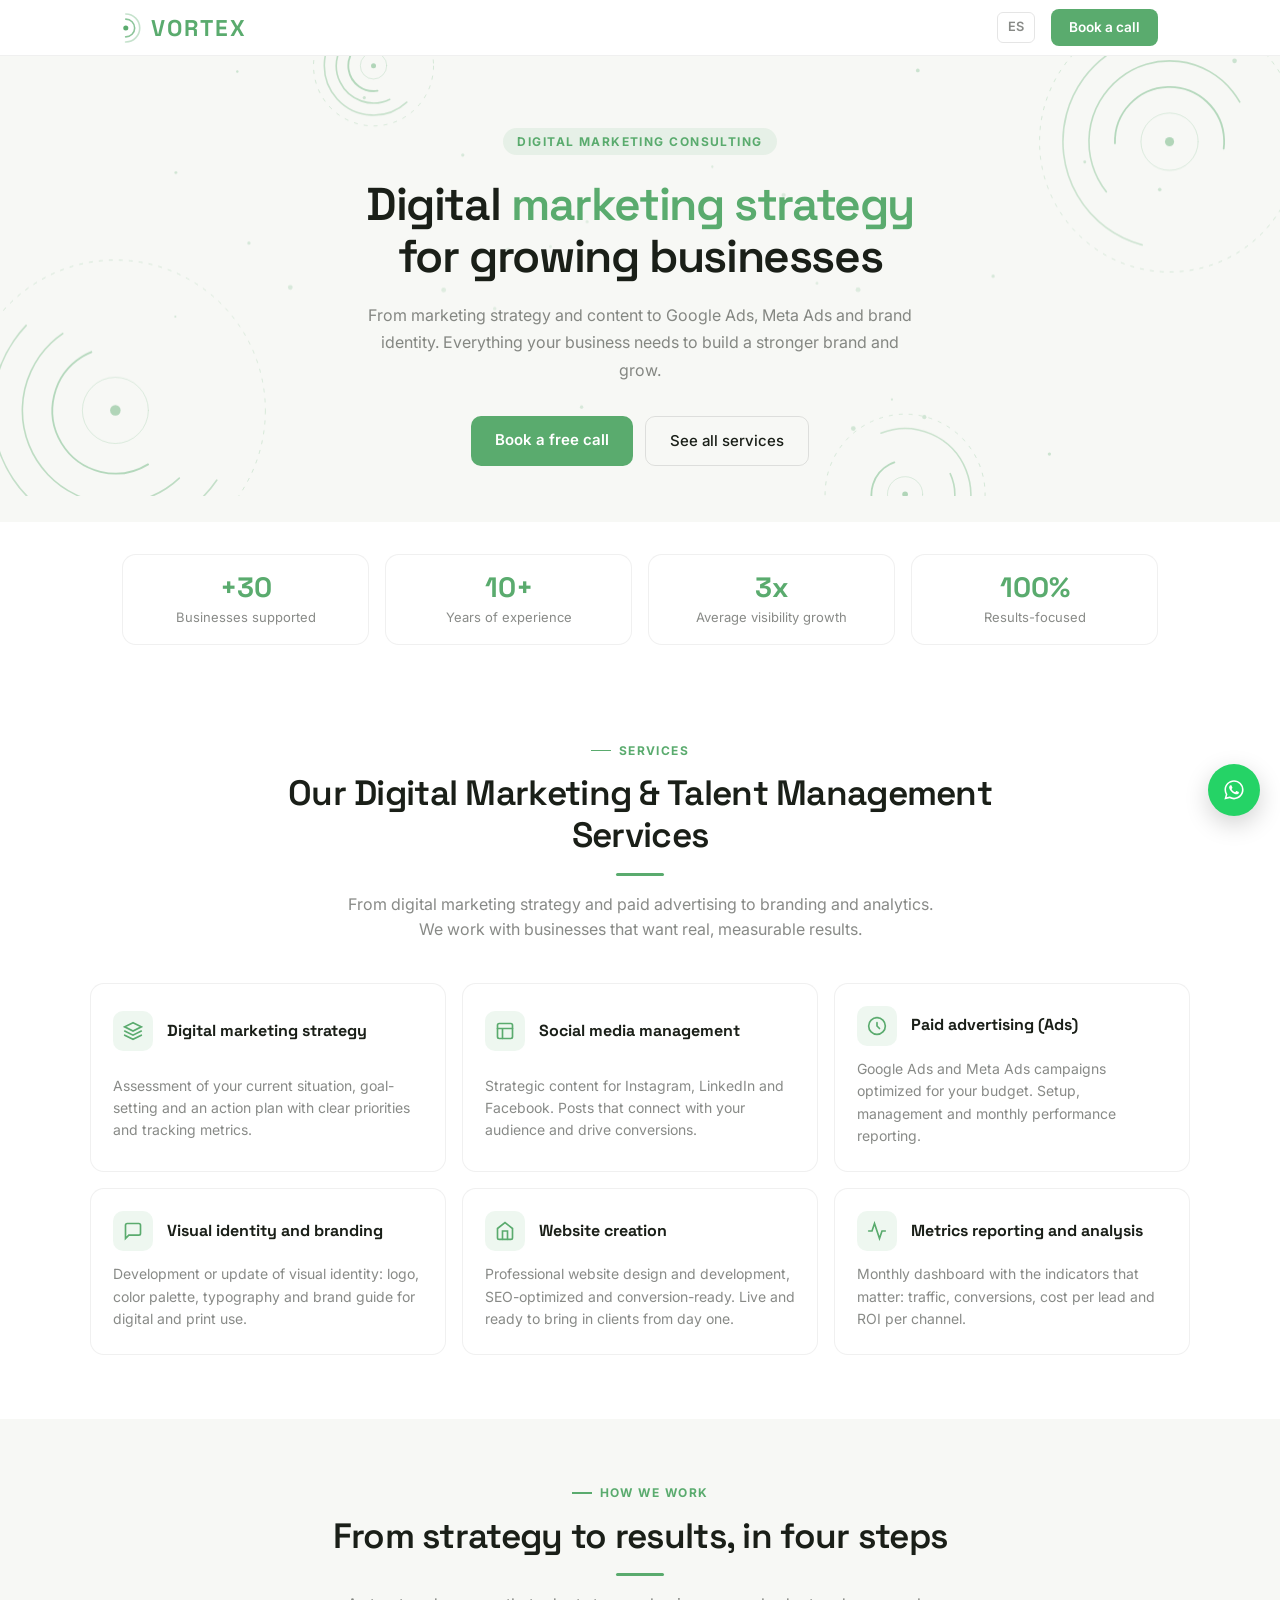
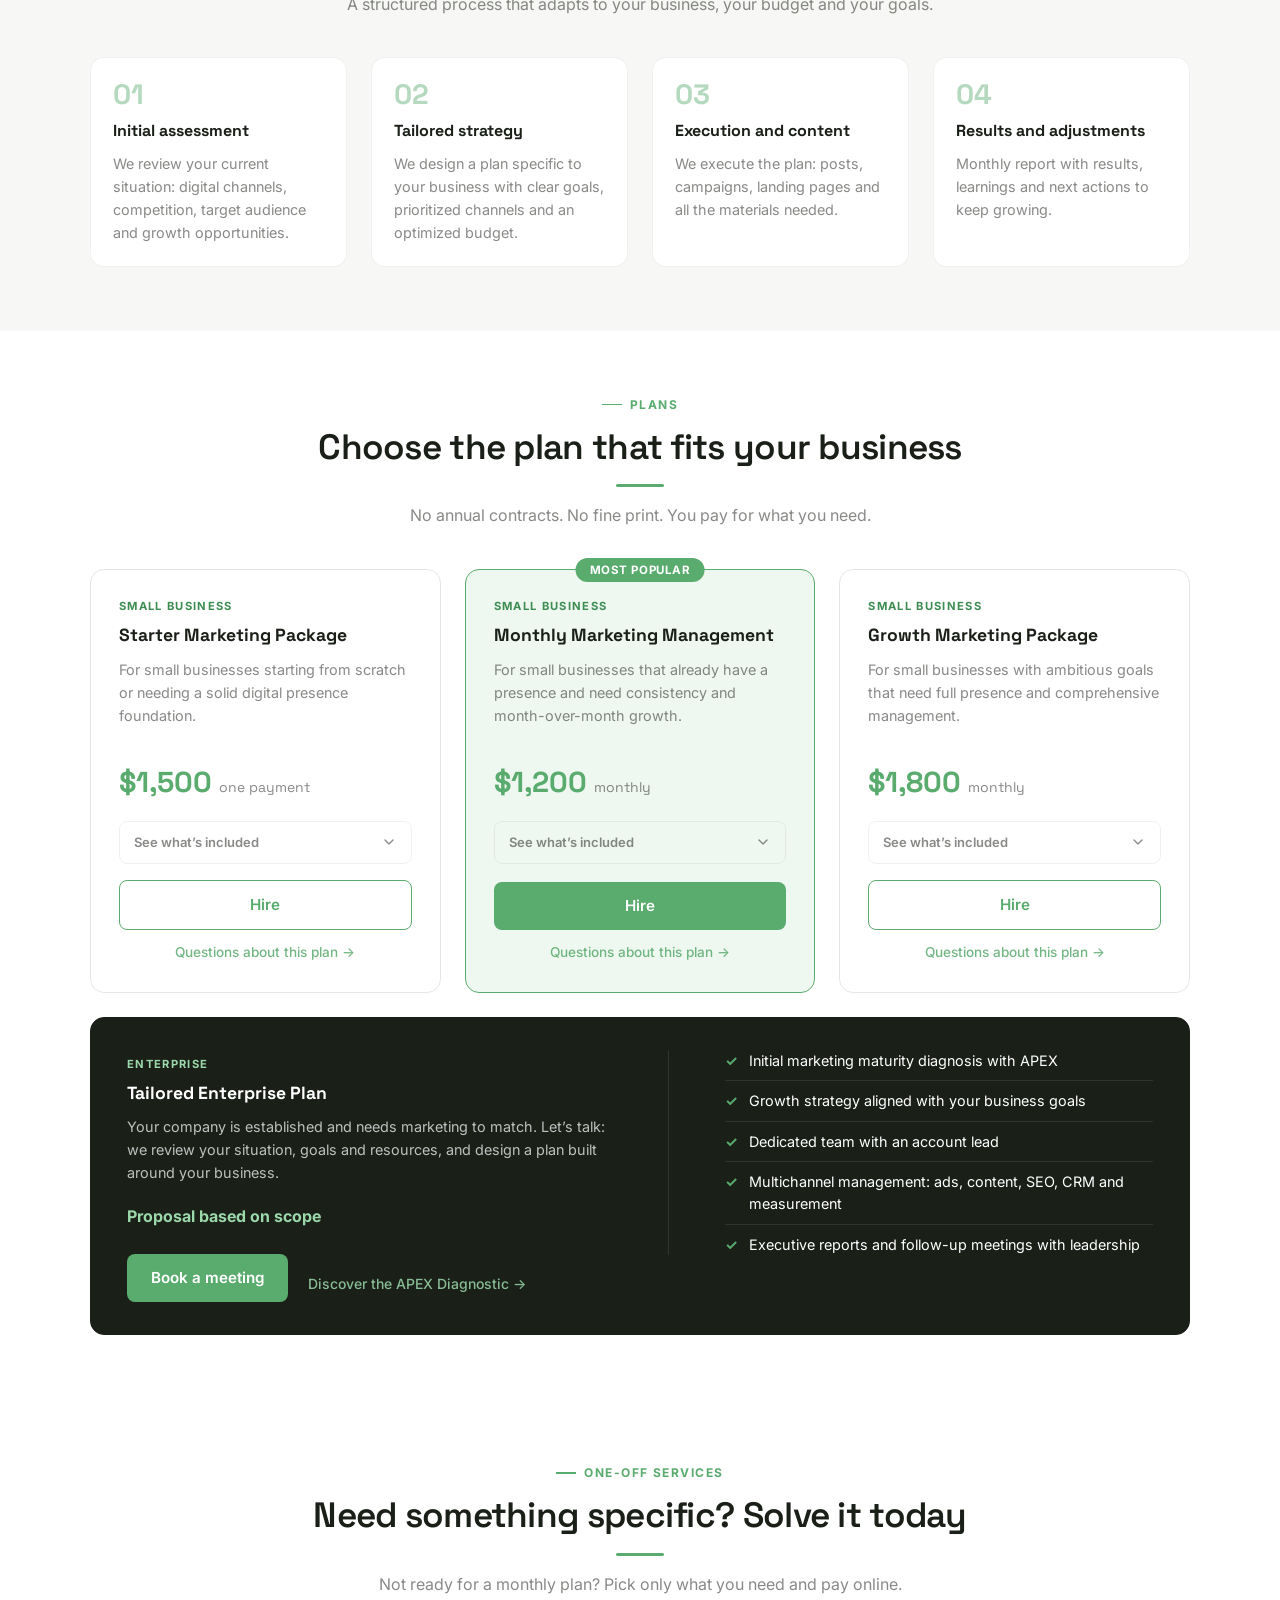
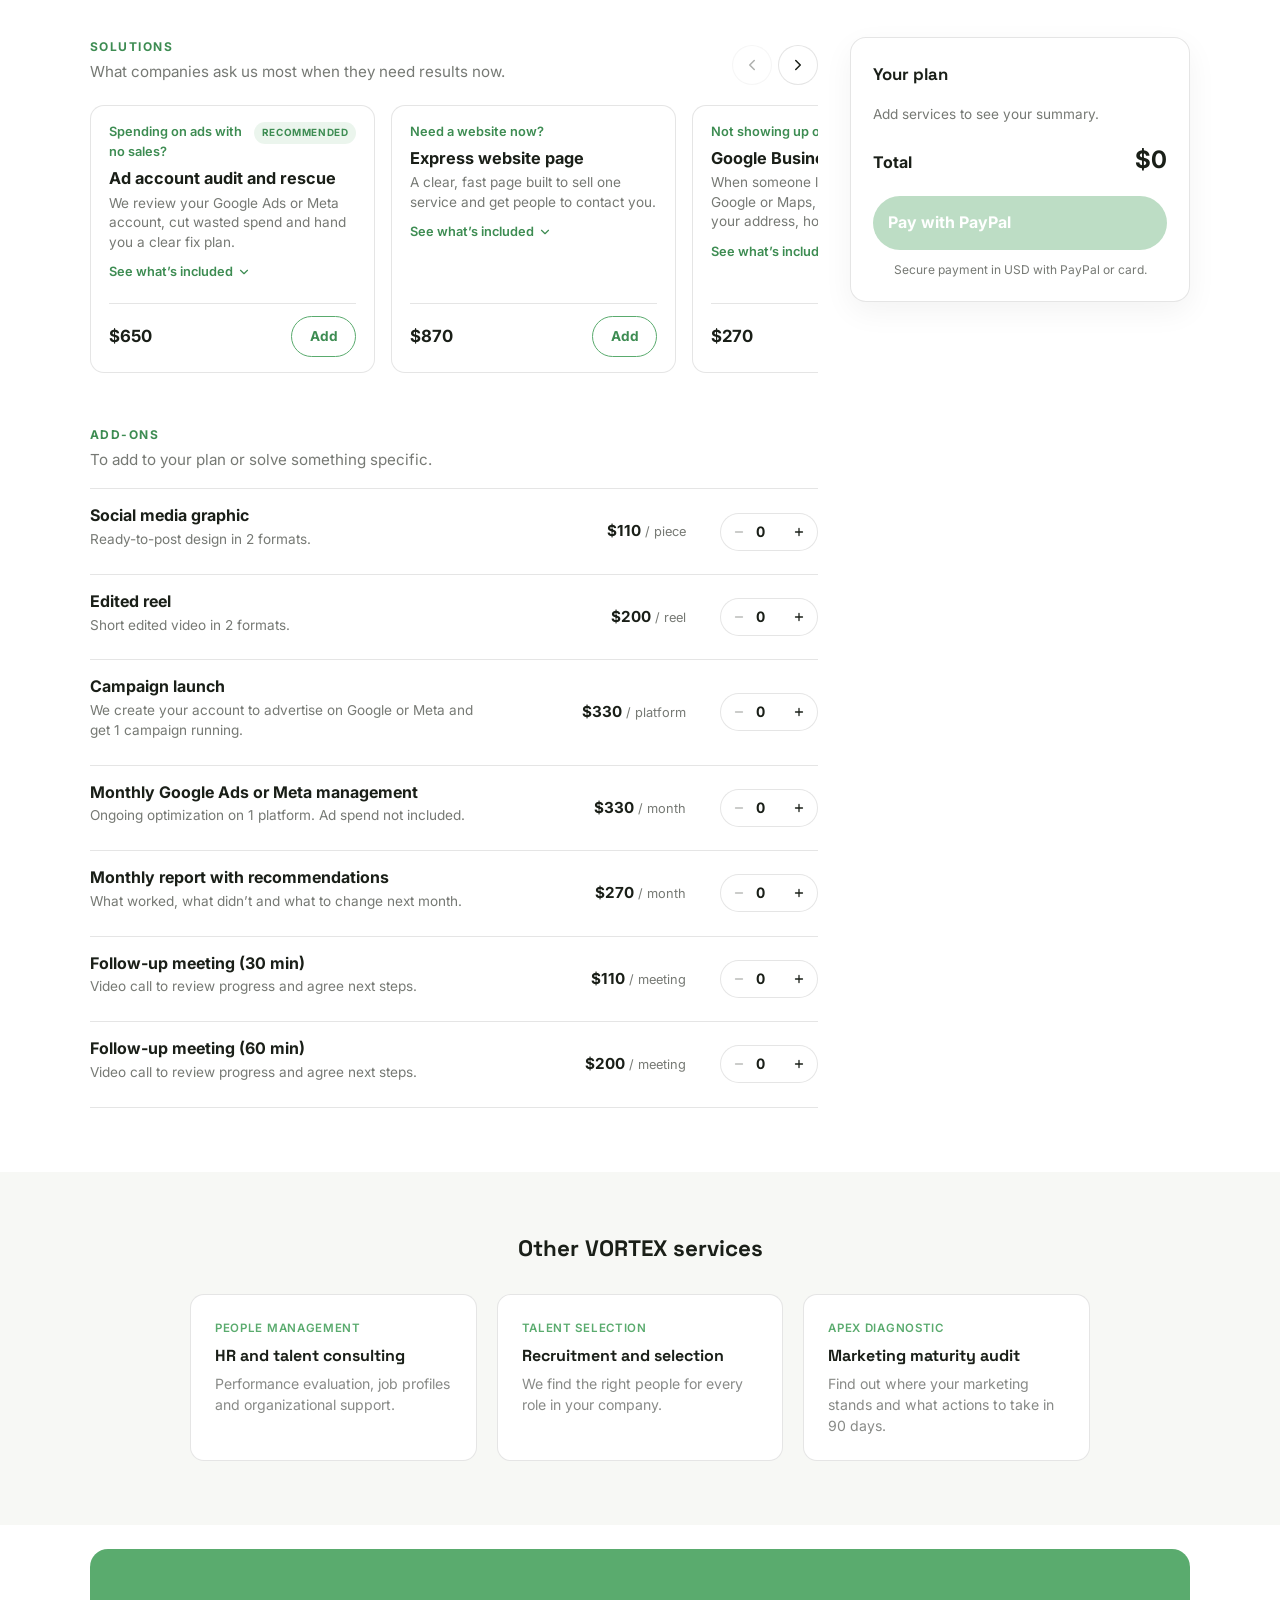
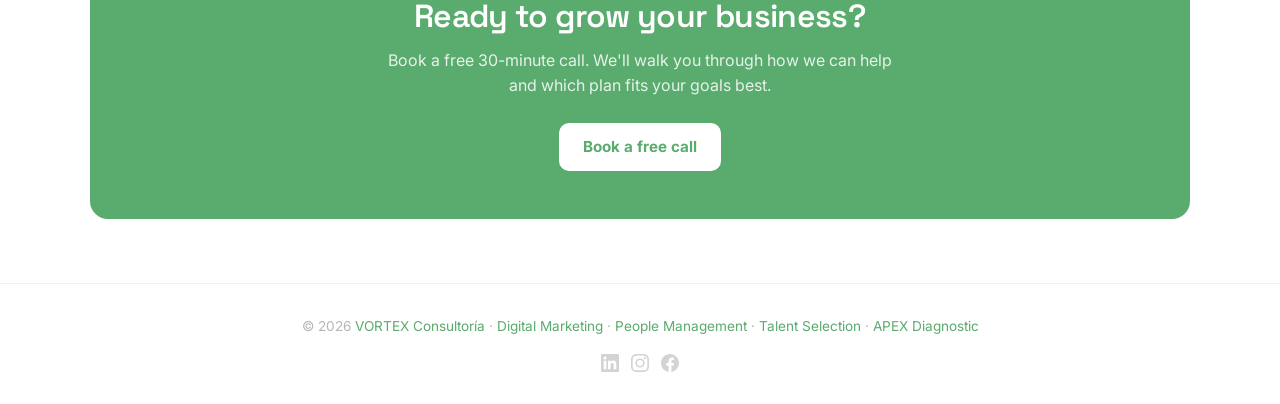
<file: digital-marketing/index.html>
<!DOCTYPE html>
<html lang="en">
<head>
  <!-- Google Tag Manager -->
  <script>(function(w,d,s,l,i){w[l]=w[l]||[];w[l].push({'gtm.start':
  new Date().getTime(),event:'gtm.js'});var f=d.getElementsByTagName(s)[0],
  j=d.createElement(s),dl=l!='dataLayer'?'&l='+l:'';j.async=true;j.src=
  'https://www.googletagmanager.com/gtm.js?id='+i+dl;f.parentNode.insertBefore(j,f);
  })(window,document,'script','dataLayer','GTM-PHNP8BP2');</script>
  <!-- End Google Tag Manager -->
  <meta charset="UTF-8">
  <meta name="viewport" content="width=device-width, initial-scale=1.0">
  <title>Digital Marketing Consulting Services | VORTEX</title>
  <meta name="description" content="Digital marketing consulting for growing businesses. Strategy, content, Google Ads, Meta Ads and brand presence. Build a stronger brand with VORTEX.">
  <meta name="robots" content="index, follow">
  <link rel="canonical" href="https://vortexcor.com/digital-marketing/">
  <link rel="alternate" hreflang="es-CL" href="https://vortexcor.com/marketing-digital/">
  <link rel="alternate" hreflang="en" href="https://vortexcor.com/digital-marketing/">
  <link rel="alternate" hreflang="x-default" href="https://vortexcor.com/digital-marketing/">
  <link rel="icon" type="image/svg+xml" href="data:image/svg+xml,%3Csvg xmlns='http://www.w3.org/2000/svg' viewBox='0 0 36 36'%3E%3Ccircle cx='18' cy='18' r='18' fill='%235aab6e'/%3E%3Ctext x='18' y='24' text-anchor='middle' font-family='Arial' font-weight='bold' font-size='16' fill='white'%3EV%3C/text%3E%3C/svg%3E">
  <link rel="apple-touch-icon" href="/apple-touch-icon.png">
  <meta property="og:locale" content="en_US">
  <meta property="og:type" content="website">
  <meta property="og:url" content="https://vortexcor.com/digital-marketing/">
  <meta property="og:title" content="Digital Marketing Consulting Services | VORTEX">
  <meta property="og:description" content="Digital marketing consulting for growing businesses. Strategy, content, Google Ads, Meta Ads and brand presence.">
  <meta property="og:image" content="https://vortexcor.com/og-image-en.png">
  <script type="application/ld+json">
  {
    "@context": "https://schema.org",
    "@type": "Service",
    "name": "Digital Marketing Consulting",
    "provider": {"@type": "Organization", "name": "VORTEX Consultoría", "url": "https://vortexcor.com"},
    "areaServed": "Worldwide",
    "description": "Digital marketing consulting for growing businesses. Strategy, content, Google Ads, Meta Ads and brand presence.",
    "url": "https://vortexcor.com/digital-marketing/"
  }
  </script>
  <link rel="preconnect" href="https://fonts.googleapis.com">
  <link rel="preconnect" href="https://fonts.gstatic.com" crossorigin>
  <link href="https://fonts.googleapis.com/css2?family=Space+Grotesk:wght@400;500;600;700;800&family=Inter:wght@400;500;600&display=swap&font-display=swap" rel="stylesheet">
  <style>
    :root {
      --bg: #ffffff; --bg2: #f7f8f5; --bg3: #eef1ea;
      --border-light: rgba(0,0,0,0.06); --border: rgba(0,0,0,0.10);
      --accent: #5aab6e; --accent-dim: rgba(90,171,110,0.10); --accent-hi: #3d8c52;
      --text: #1a1f18; --text-muted: rgba(26,31,24,0.52); --text-dim: rgba(26,31,24,0.32);
      --radius: 14px; --max: 1100px;
    }
    *, *::before, *::after { box-sizing: border-box; margin: 0; padding: 0; }
    html { scroll-behavior: smooth; font-size: 16px; }
    body { background: var(--bg); color: var(--text); font-family: 'Inter', sans-serif; line-height: 1.6; -webkit-font-smoothing: antialiased; }
    h1,h2,h3,h4 { font-family: 'Space Grotesk', sans-serif; }
    nav { position: sticky; top: 0; z-index: 100; height: 56px; background: rgba(255,255,255,0.92); backdrop-filter: blur(24px); border-bottom: 1px solid var(--border-light); }
    .nav-inner { display: flex; align-items: center; justify-content: space-between; max-width: var(--max); margin: 0 auto; padding: 0 2rem; height: 100%; }
    .nav-logo { text-decoration: none; display: flex; align-items: center; }
    .nav-right { display: flex; align-items: center; gap: 1rem; }
    .nav-cta { background: var(--accent); color: #fff; border: none; border-radius: 8px; padding: 8px 18px; font-size: 0.85rem; font-weight: 600; cursor: pointer; text-decoration: none; font-family: inherit; }
    .nav-cta:hover { background: var(--accent-hi); }
    .lang-switch { font-size: 0.8rem; font-weight: 600; color: var(--text-muted); text-decoration: none; border: 1px solid var(--border); border-radius: 6px; padding: 4px 10px; }
    .lang-switch:hover { border-color: var(--accent); color: var(--accent); }
    .hero { background: var(--bg2); padding: 80px 2rem 64px; text-align: center; }
    .hero-inner { max-width: var(--max); margin: 0 auto; }
    .eyebrow { display: inline-block; font-size: 0.75rem; font-weight: 700; letter-spacing: 0.12em; text-transform: uppercase; color: var(--accent); background: var(--accent-dim); padding: 4px 14px; border-radius: 20px; margin-bottom: 1.5rem; }
    h1 { font-size: clamp(2rem, 5vw, 3rem); font-weight: 800; line-height: 1.15; margin-bottom: 1.25rem; }
    h1 em { color: var(--accent); font-style: normal; }
    .hero-desc { font-size: 1.1rem; color: var(--text-muted); max-width: 600px; margin: 0 auto 2rem; }
    .hero-ctas { display: flex; gap: 12px; justify-content: center; flex-wrap: wrap; }
    .btn-primary { background: var(--accent); color: #fff; padding: 14px 28px; border-radius: 10px; font-weight: 600; font-size: 0.95rem; text-decoration: none; transition: background 0.15s; }
    .btn-primary:hover { background: var(--accent-hi); }
    .btn-ghost { background: transparent; color: var(--text); border: 1.5px solid var(--border); padding: 13px 24px; border-radius: 10px; font-weight: 500; font-size: 0.95rem; text-decoration: none; transition: border-color 0.15s; }
    .btn-ghost:hover { border-color: var(--accent); color: var(--accent); }
    .stats { display: flex; justify-content: center; gap: 3rem; padding: 48px 2rem; border-bottom: 1px solid var(--border-light); flex-wrap: wrap; }
    .stat { text-align: center; }
    .stat-num { font-family: 'Space Grotesk', sans-serif; font-size: 2rem; font-weight: 800; color: var(--accent); }
    .stat-label { font-size: 0.85rem; color: var(--text-muted); margin-top: 2px; }
    section { padding: 72px 2rem; }
    .section-inner { max-width: var(--max); margin: 0 auto; }
    .section-eyebrow { font-size: 0.75rem; font-weight: 700; letter-spacing: 0.12em; text-transform: uppercase; color: var(--accent); margin-bottom: 0.75rem; }
    h2 { font-size: clamp(1.6rem, 3.5vw, 2.2rem); font-weight: 800; line-height: 1.2; margin-bottom: 1rem; }
    .section-sub { font-size: 1.05rem; color: var(--text-muted); max-width: 600px; margin-bottom: 3rem; }
    .services-grid { display: grid; grid-template-columns: repeat(auto-fit, minmax(280px, 1fr)); gap: 1.5rem; }
    .service-card { background: var(--bg2); border-radius: var(--radius); padding: 2rem; border: 1px solid var(--border-light); }
    .service-card h3 { font-size: 1.1rem; font-weight: 700; margin-bottom: 0.75rem; }
    .service-card p { font-size: 0.95rem; color: var(--text-muted); line-height: 1.6; }
    .service-icon { width: 44px; height: 44px; background: var(--accent-dim); border-radius: 10px; display: flex; align-items: center; justify-content: center; margin-bottom: 1rem; }
    .service-icon svg { width: 22px; height: 22px; stroke: var(--accent); fill: none; stroke-width: 2; stroke-linecap: round; }
    .process { background: var(--bg2); }
    .steps { display: grid; grid-template-columns: repeat(auto-fit, minmax(220px, 1fr)); gap: 1.5rem; }
    .step { background: var(--bg); border-radius: var(--radius); padding: 1.75rem; border: 1px solid var(--border-light); }
    .step-num { font-family: 'Space Grotesk', sans-serif; font-size: 2rem; font-weight: 800; color: rgba(90,171,110,0.45); line-height: 1; margin-bottom: 0.75rem; }
    .step h3 { font-size: 1rem; font-weight: 700; margin-bottom: 0.5rem; }
    .step p { font-size: 0.9rem; color: var(--text-muted); }
    .plans-grid { display: grid; grid-template-columns: repeat(auto-fit, minmax(280px, 1fr)); gap: 1.5rem; }
    .plan-card { border-radius: var(--radius); padding: 2rem; border: 1.5px solid var(--border); position: relative; }
    .plan-segment { display:inline-block; font-size:.7rem; font-weight:700; letter-spacing:.12em; text-transform:uppercase; color:var(--accent-hi, #3d8c52); margin-bottom:.35rem; }
    .plan-enterprise { margin-top:1.5rem; display:grid; grid-template-columns:1.15fr 1fr auto; gap:2.5rem; align-items:center; background:#1a1f18; color:#fff; border-color:#1a1f18; }
    .plan-enterprise .plan-name, .plan-enterprise .plan-features li { color:#fff; }
    .plan-enterprise .plan-desc { color:rgba(255,255,255,.72); }
    .plan-enterprise .plan-segment, .plan-enterprise .plan-enterprise-price, .plan-enterprise .plan-doubt { color:#9bd8aa; }
    .plan-enterprise-price { font-weight:700; margin-top:.5rem; }
    .plan-enterprise .plan-features { margin:0; }
    .plan-enterprise .plan-actions { min-width:220px; flex-direction:column; }
    @media (max-width:960px){ .plan-enterprise { grid-template-columns:1fr; gap:1.25rem; } }
    .plan-card.featured { border-color: var(--accent); background: var(--accent-dim); }
    .plan-badge { position: absolute; top: -12px; left: 50%; transform: translateX(-50%); background: var(--accent); color: #fff; font-size: 0.72rem; font-weight: 700; padding: 3px 14px; border-radius: 20px; white-space: nowrap; letter-spacing: 0.05em; }
    .plan-name { font-family: 'Space Grotesk', sans-serif; font-size: 1.1rem; font-weight: 700; margin-bottom: 0.5rem; }
    .plan-price { font-family: 'Space Grotesk', sans-serif; font-size: 1.8rem; font-weight: 800; color: var(--accent); margin: 1rem 0; }
    .plan-price span { font-size: 1rem; color: var(--text-muted); font-weight: 400; }
    .plan-desc { font-size: 0.9rem; color: var(--text-muted); margin-bottom: 1.25rem; }
    .plan-features { list-style: none; display: flex; flex-direction: column; gap: 8px; margin-bottom: 1.5rem; }
    .plan-features li { font-size: 0.9rem; padding-left: 1.25rem; position: relative; }
    .plan-features li::before { content: '✓'; position: absolute; left: 0; color: var(--accent); font-weight: 700; }
    .plan-cta { display: block; text-align: center; background: var(--accent); color: #fff; padding: 12px; border-radius: 8px; font-weight: 600; font-size: 0.95rem; text-decoration: none; transition: background 0.15s; }
    .plan-cta:hover { background: var(--accent-hi); }
    .plan-cta-secondary { background: transparent; color: var(--accent); border: 1.5px solid var(--accent); }
    .plan-cta-secondary:hover { background: var(--accent); color: #fff; }
    .plan-actions { margin-top: 1rem; }
    .plan-doubt { display: block; text-align: center; margin-top: 0.75rem; font-size: 0.8125rem; color: var(--accent); text-decoration: none; font-weight: 500; opacity: 0.85; transition: opacity 0.2s; }
    .plan-doubt:hover { opacity: 1; text-decoration: underline; }
    .cta-section { background: var(--accent); color: #fff; text-align: center; padding: 72px 2rem; }
    .cta-section h2 { color: #fff; margin-bottom: 1rem; }
    .cta-section p { color: rgba(255,255,255,0.85); margin-bottom: 2rem; font-size: 1.05rem; max-width: 500px; margin-left: auto; margin-right: auto; }
    .btn-white { background: #fff; color: var(--accent); padding: 14px 28px; border-radius: 10px; font-weight: 700; font-size: 0.95rem; text-decoration: none; transition: opacity 0.15s; display: inline-block; }
    .btn-white:hover { opacity: 0.9; }
    footer { padding: 32px 2rem; border-top: 1px solid var(--border-light); text-align: center; }
    .footer-social { display: flex; align-items: center; justify-content: center; gap: 0.75rem; padding-top: 1rem; }
    .footer-social a { display: flex; align-items: center; color: var(--text-dim); opacity: 0.6; transition: opacity 0.2s; }
    .footer-social a:hover { opacity: 1; color: var(--accent); }
    .footer-social svg { width: 18px; height: 18px; fill: currentColor; }
    footer p { font-size: 0.85rem; color: var(--text-dim); }
    footer a { color: var(--accent); text-decoration: none; }
    @media (max-width: 640px) { .stats { gap: 2rem; } .hero { padding: 56px 1.25rem 48px; } section { padding: 56px 1.25rem; } }
    .related-services { background: var(--bg2); padding: 64px 2rem; }
    .related-services h2 { text-align: center; font-size: 1.4rem; margin-bottom: 2rem; }
    .related-grid { display: grid; grid-template-columns: repeat(auto-fit, minmax(220px, 1fr)); gap: 1.25rem; max-width: 900px; margin: 0 auto; }
    .related-card { background: var(--bg); border: 1px solid var(--border); border-radius: var(--radius); padding: 1.5rem; text-decoration: none; color: var(--text); transition: box-shadow 0.2s, border-color 0.2s; }
    .related-card:hover { box-shadow: 0 4px 16px rgba(0,0,0,0.08); border-color: var(--accent); }
    .related-card-label { font-size: 0.72rem; font-weight: 600; color: var(--accent); letter-spacing: 0.06em; text-transform: uppercase; margin-bottom: 0.5rem; }
    .related-card h3 { font-size: 1rem; font-weight: 700; margin-bottom: 0.4rem; line-height: 1.3; }
    .related-card p { font-size: 0.88rem; color: var(--text-muted); line-height: 1.5; }
    .price-clp { font-size: 0.65rem; font-weight: 500; color: var(--text-muted); letter-spacing: 0.03em; margin-left: 2px; vertical-align: super; line-height: 1; }
  </style>
<link rel="stylesheet" href="/vortex-sub.css">
</head>
<body>
<!-- Google Tag Manager (noscript) -->
<noscript><iframe src="https://www.googletagmanager.com/ns.html?id=GTM-PHNP8BP2"
height="0" width="0" style="display:none;visibility:hidden"></iframe></noscript>
<!-- End Google Tag Manager (noscript) -->

<nav>
  <div class="nav-inner">
    <a href="/" class="nav-logo" aria-label="Back to home">
      <svg viewBox="0 0 200 60" height="38" fill="none" xmlns="http://www.w3.org/2000/svg">
        <g transform="translate(6,30) rotate(-90 0 0)">
          <circle cx="0" cy="0" r="22" stroke="#5aab6e" stroke-width="2.5" fill="none" opacity="0.35" stroke-dasharray="69.1 69.1" stroke-linecap="round"/>
          <circle cx="0" cy="0" r="14" stroke="#5aab6e" stroke-width="2.5" fill="none" opacity="0.7" stroke-dasharray="44 44" stroke-linecap="round"/>
          <circle cx="0" cy="0" r="4" fill="#5aab6e"/>
        </g>
        <text x="46" y="42" font-family="'Space Grotesk',Arial,sans-serif" font-weight="800" font-size="36" letter-spacing="3" fill="#5aab6e">VORTEX</text>
      </svg>
    </a>
    <div class="nav-right">
      <a href="/marketing-digital/" class="lang-switch">ES</a>
      <a href="https://calendly.com/vortexcor2026/30-min-reunion-consulta-apex-clone" class="nav-cta" target="_blank" rel="noopener">Book a call</a>
    </div>
  </div>
</nav>

<section class="hero">
  <div class="hero-inner">
    <div class="eyebrow">Digital Marketing Consulting</div>
    <h1>Digital <em>marketing strategy</em><br>for growing businesses</h1>
    <p class="hero-desc">From marketing strategy and content to Google Ads, Meta Ads and brand identity. Everything your business needs to build a stronger brand and grow.</p>
    <div class="hero-ctas">
      <a href="https://calendly.com/vortexcor2026/30-min-reunion-consulta-apex-clone" class="btn-primary" target="_blank" rel="noopener">Book a free call</a>
      <a href="/" class="btn-ghost">See all services</a>
    </div>
  </div>
</section>

<div class="stats">
  <div class="stat"><div class="stat-num">+30</div><div class="stat-label">businesses supported</div></div>
  <div class="stat"><div class="stat-num">10+</div><div class="stat-label">years of experience</div></div>
  <div class="stat"><div class="stat-num">3x</div><div class="stat-label">average visibility growth</div></div>
  <div class="stat"><div class="stat-num">100%</div><div class="stat-label">results-focused</div></div>
</div>

<section>
  <div class="section-inner">
    <div class="section-eyebrow">Services</div>
    <h2>Our Digital Marketing & Talent Management Services</h2>
    <p class="section-sub">From digital marketing strategy and paid advertising to branding and analytics. We work with businesses that want real, measurable results.</p>
    <div class="services-grid">
      <div class="service-card">
        <div class="service-icon"><svg viewBox="0 0 24 24"><path d="M12 2L2 7l10 5 10-5-10-5zM2 17l10 5 10-5M2 12l10 5 10-5"/></svg></div>
        <h3>Digital marketing strategy</h3>
        <p>Assessment of your current situation, goal-setting and an action plan with clear priorities and tracking metrics.</p>
      </div>
      <div class="service-card">
        <div class="service-icon"><svg viewBox="0 0 24 24"><rect x="3" y="3" width="18" height="18" rx="2"/><path d="M3 9h18M9 21V9"/></svg></div>
        <h3>Social media management</h3>
        <p>Strategic content for Instagram, LinkedIn and Facebook. Posts that connect with your audience and drive conversions.</p>
      </div>
      <div class="service-card">
        <div class="service-icon"><svg viewBox="0 0 24 24"><circle cx="12" cy="12" r="10"/><path d="M12 8v4l3 3"/></svg></div>
        <h3>Paid advertising (Ads)</h3>
        <p>Google Ads and Meta Ads campaigns optimized for your budget. Setup, management and monthly performance reporting.</p>
      </div>
      <div class="service-card">
        <div class="service-icon"><svg viewBox="0 0 24 24"><path d="M21 15a2 2 0 0 1-2 2H7l-4 4V5a2 2 0 0 1 2-2h14a2 2 0 0 1 2 2z"/></svg></div>
        <h3>Visual identity and branding</h3>
        <p>Development or update of visual identity: logo, color palette, typography and brand guide for digital and print use.</p>
      </div>
      <div class="service-card">
        <div class="service-icon"><svg viewBox="0 0 24 24"><path d="M3 9l9-7 9 7v11a2 2 0 0 1-2 2H5a2 2 0 0 1-2-2z"/><polyline points="9 22 9 12 15 12 15 22"/></svg></div>
        <h3>Website creation</h3>
        <p>Professional website design and development, SEO-optimized and conversion-ready. Live and ready to bring in clients from day one.</p>
      </div>
      <div class="service-card">
        <div class="service-icon"><svg viewBox="0 0 24 24"><polyline points="22 12 18 12 15 21 9 3 6 12 2 12"/></svg></div>
        <h3>Metrics reporting and analysis</h3>
        <p>Monthly dashboard with the indicators that matter: traffic, conversions, cost per lead and ROI per channel.</p>
      </div>
    </div>
  </div>
</section>

<section class="process">
  <div class="section-inner">
    <div class="section-eyebrow">How we work</div>
    <h2>From strategy to results, in four steps</h2>
    <p class="section-sub">A structured process that adapts to your business, your budget and your goals.</p>
    <div class="steps">
      <div class="step"><div class="step-num">01</div><h3>Initial assessment</h3><p>We review your current situation: digital channels, competition, target audience and growth opportunities.</p></div>
      <div class="step"><div class="step-num">02</div><h3>Tailored strategy</h3><p>We design a plan specific to your business with clear goals, prioritized channels and an optimized budget.</p></div>
      <div class="step"><div class="step-num">03</div><h3>Execution and content</h3><p>We execute the plan: posts, campaigns, landing pages and all the materials needed.</p></div>
      <div class="step"><div class="step-num">04</div><h3>Results and adjustments</h3><p>Monthly report with results, learnings and next actions to keep growing.</p></div>
    </div>
  </div>
</section>

<section>
  <div class="section-inner">
    <div class="section-eyebrow">Plans</div>
    <h2>Choose the plan that fits your business</h2>
    <p class="section-sub">No annual contracts. No fine print. You pay for what you need.</p>
    <div class="plans-grid">
      <div class="plan-card">
        <div class="plan-segment">Small business</div>
        <div class="plan-name">Starter Marketing Package</div>
        <div class="plan-desc">For small businesses starting from scratch or needing a solid digital presence foundation.</div>
        <div class="plan-price">$1,500 <span>one payment</span></div>
        <ul class="plan-features">
          <li>Brand and positioning diagnosis</li>
          <li>Basic visual identity</li>
          <li>Website build</li>
          <li>1 Google Ads or Meta campaign with 30 days of optimization</li>
          <li>1-month content guide</li>
          <li>Google Business Profile (Search and Maps)</li>
          <li>Measurement set up: Google Analytics and conversions</li>
          <li>Ready in 4 weeks. 50% off your first month of Monthly Management</li>
        </ul>
        <div class="plan-actions">
          <a data-vx-paypal-plan="starter" href="https://www.paypal.com/ncp/payment/PRZZ6FSSBZ3MG" target="_blank" rel="noopener" class="plan-cta plan-cta-secondary">Hire</a>
          <a href="https://calendly.com/vortexcor2026/30-min-reunion-consulta-apex-clone" class="plan-doubt" target="_blank" rel="noopener">Questions about this plan →</a>
        </div>
      </div>
      <div class="plan-card featured">
        <div class="plan-badge">MOST POPULAR</div>
        <div class="plan-segment">Small business</div>
        <div class="plan-name">Monthly Marketing Management</div>
        <div class="plan-desc">For small businesses that already have a presence and need consistency and month-over-month growth.</div>
        <div class="plan-price">$1,200 <span>monthly</span></div>
        <ul class="plan-features">
          <li>8 posts a month: 6 graphics + 2 reels</li>
          <li>Each piece adapted to 2 platform formats</li>
          <li>Ad management on 2 platforms of your choice (for example, Google Ads and Meta), up to 5 campaigns per platform</li>
          <li>Google Business Profile kept up to date: review replies and posts</li>
          <li>Monthly metrics report with analysis and adjustments</li>
          <li>Monthly review meeting with recommendations</li>
          <li>Ad spend (what Google and Meta charge) is not included, you pay it directly to each platform. 3-month minimum</li>
        </ul>
        <div class="plan-actions">
          <a data-vx-paypal-plan="monthly" href="https://www.paypal.com/ncp/payment/X5L87QBAUJGEJ" target="_blank" rel="noopener" class="plan-cta">Hire</a>
          <a href="https://calendly.com/vortexcor2026/30-min-reunion-consulta-apex-clone" class="plan-doubt" target="_blank" rel="noopener">Questions about this plan →</a>
        </div>
      </div>
      <div class="plan-card">
        <div class="plan-segment">Small business</div>
        <div class="plan-name">Growth Marketing Package</div>
        <div class="plan-desc">For small businesses with ambitious goals that need full presence and comprehensive management.</div>
        <div class="plan-price">$1,800 <span>monthly</span></div>
        <ul class="plan-features">
          <li>Everything in Monthly Management, with ads on up to 3 platforms</li>
          <li>SEO (2 blog articles a month and site optimization) or CRM (1 email campaign a month and 1 automation)</li>
          <li>Quarterly content strategy with roadmap</li>
          <li>A/B testing of ads</li>
          <li>2 meetings a month</li>
          <li>Custom metrics monitoring report</li>
          <li>Ad spend (what Google and Meta charge) is not included, you pay it directly to each platform. 3-month minimum</li>
        </ul>
        <div class="plan-actions">
          <a data-vx-paypal-plan="growth" href="https://www.paypal.com/ncp/payment/QWJJTRU9KRJAL" target="_blank" rel="noopener" class="plan-cta plan-cta-secondary">Hire</a>
          <a href="https://calendly.com/vortexcor2026/30-min-reunion-consulta-apex-clone" class="plan-doubt" target="_blank" rel="noopener">Questions about this plan →</a>
        </div>
      </div>
    </div>
    <div class="plan-card plan-enterprise">
      <div>
        <div class="plan-segment">Enterprise</div>
        <div class="plan-name">Tailored Enterprise Plan</div>
        <div class="plan-desc">Your company is established and needs marketing to match. Let’s talk: we review your situation, goals and resources, and design a plan built around your business.</div>
        <div class="plan-enterprise-price">Proposal based on scope</div>
      </div>
      <ul class="plan-features">
          <li>Initial marketing maturity diagnosis with APEX</li>
          <li>Growth strategy aligned with your business goals</li>
          <li>Dedicated team with an account lead</li>
          <li>Multichannel management: ads, content, SEO, CRM and measurement</li>
          <li>Executive reports and follow-up meetings with leadership</li>
      </ul>
      <div class="plan-actions"><a href="https://calendly.com/vortexcor2026/30-min-reunion-consulta-apex-clone" class="plan-cta plan-cta-primary" target="_blank" rel="noopener">Book a meeting</a><a href="/apex-diagnostic/" class="plan-doubt">Discover the APEX Diagnostic →</a></div>
    </div>
  </div>
</section>

<section id="servicios-puntuales">
  <div class="section-inner">
    <div class="section-eyebrow">One-off services</div>
    <h2>Need something specific? Solve it today</h2>
    <p class="section-sub">Not ready for a monthly plan? Pick only what you need and pay online.</p>
    <div data-vx-arma data-line="marketing"></div>
  </div>
</section>

<section class="related-services">
  <h2>Other VORTEX services</h2>
  <div class="related-grid">
    <a href="/people-management/" class="related-card">
      <div class="related-card-label">People Management</div>
      <h3>HR and talent consulting</h3>
      <p>Performance evaluation, job profiles and organizational support.</p>
    </a>
    <a href="/talent-selection/" class="related-card">
      <div class="related-card-label">Talent Selection</div>
      <h3>Recruitment and selection</h3>
      <p>We find the right people for every role in your company.</p>
    </a>
    <a href="/apex-diagnostic/" class="related-card">
      <div class="related-card-label">APEX Diagnostic</div>
      <h3>Marketing maturity audit</h3>
      <p>Find out where your marketing stands and what actions to take in 90 days.</p>
    </a>
  </div>
</section>

<section class="cta-section">
  <h2>Ready to grow your business?</h2>
  <p>Book a free 30-minute call. We'll walk you through how we can help and which plan fits your goals best.</p>
  <a href="https://calendly.com/vortexcor2026/30-min-reunion-consulta-apex-clone" class="btn-white" target="_blank" rel="noopener">Book a free call</a>
</section>

<footer>
  <p>© 2026 <a href="/">VORTEX Consultoría</a> · <a href="/digital-marketing/">Digital Marketing</a> · <a href="/people-management/">People Management</a> · <a href="/talent-selection/">Talent Selection</a> · <a href="/apex-diagnostic/">APEX Diagnostic</a></p>
<div class="footer-social">
  <a href="https://www.linkedin.com/company/vortex-cor" target="_blank" rel="noopener" aria-label="LinkedIn"><svg viewBox="0 0 24 24" xmlns="http://www.w3.org/2000/svg"><path d="M20.447 20.452h-3.554v-5.569c0-1.328-.027-3.037-1.852-3.037-1.853 0-2.136 1.445-2.136 2.939v5.667H9.351V9h3.414v1.561h.046c.477-.9 1.637-1.85 3.37-1.85 3.601 0 4.267 2.37 4.267 5.455v6.286zM5.337 7.433a2.062 2.062 0 0 1-2.063-2.065 2.064 2.064 0 1 1 2.063 2.065zm1.782 13.019H3.555V9h3.564v11.452zM22.225 0H1.771C.792 0 0 .774 0 1.729v20.542C0 23.227.792 24 1.771 24h20.451C23.2 24 24 23.227 24 22.271V1.729C24 .774 23.2 0 22.222 0h.003z"/></svg></a>
  <a href="https://www.instagram.com/somosvortexcor/" target="_blank" rel="noopener" aria-label="Instagram"><svg viewBox="0 0 24 24" xmlns="http://www.w3.org/2000/svg"><path d="M12 2.163c3.204 0 3.584.012 4.85.07 3.252.148 4.771 1.691 4.919 4.919.058 1.265.069 1.645.069 4.849 0 3.205-.012 3.584-.069 4.849-.149 3.225-1.664 4.771-4.919 4.919-1.266.058-1.644.07-4.85.07-3.204 0-3.584-.012-4.849-.07-3.26-.149-4.771-1.699-4.919-4.92-.058-1.265-.07-1.644-.07-4.849 0-3.204.013-3.583.07-4.849.149-3.227 1.664-4.771 4.919-4.919 1.266-.057 1.645-.069 4.849-.069zM12 0C8.741 0 8.333.014 7.053.072 2.695.272.273 2.69.073 7.052.014 8.333 0 8.741 0 12c0 3.259.014 3.668.072 4.948.2 4.358 2.618 6.78 6.98 6.98C8.333 23.986 8.741 24 12 24c3.259 0 3.668-.014 4.948-.072 4.354-.2 6.782-2.618 6.979-6.98.059-1.28.073-1.689.073-4.948 0-3.259-.014-3.667-.072-4.947-.196-4.354-2.617-6.78-6.979-6.98C15.668.014 15.259 0 12 0zm0 5.838a6.162 6.162 0 1 0 0 12.324 6.162 6.162 0 0 0 0-12.324zM12 16a4 4 0 1 1 0-8 4 4 0 0 1 0 8zm6.406-11.845a1.44 1.44 0 1 0 0 2.881 1.44 1.44 0 0 0 0-2.881z"/></svg></a>
  <a href="https://www.facebook.com/profile.php?id=61596441601924" target="_blank" rel="noopener" aria-label="Facebook"><svg viewBox="0 0 24 24" xmlns="http://www.w3.org/2000/svg"><path d="M24 12.073c0-6.627-5.373-12-12-12s-12 5.373-12 12c0 5.99 4.388 10.954 10.125 11.854v-8.385H7.078v-3.47h3.047V9.43c0-3.007 1.792-4.669 4.533-4.669 1.312 0 2.686.235 2.686.235v2.953H15.83c-1.491 0-1.956.925-1.956 1.874v2.25h3.328l-.532 3.47h-2.796v8.385C19.612 23.027 24 18.062 24 12.073z"/></svg></a>
</div>

</footer>

<script>
  function payWithFlow(token) {
    const modal = document.getElementById('checkout-modal');
    modal.dataset.token = token;
    document.getElementById('checkout-name').value = '';
    document.getElementById('checkout-email').value = '';
    document.getElementById('checkout-error').textContent = '';
    modal.style.display = 'flex';
    document.getElementById('checkout-name').focus();
  }
  document.addEventListener('DOMContentLoaded', () => {
    if (new URLSearchParams(location.search).get('pago') === 'ok') {
      document.getElementById('pago-ok-modal').style.display = 'flex';
    }
    document.getElementById('checkout-cancel').addEventListener('click', () => {
      document.getElementById('checkout-modal').style.display = 'none';
    });
    document.getElementById('checkout-modal').addEventListener('click', (e) => {
      if (e.target === document.getElementById('checkout-modal')) document.getElementById('checkout-modal').style.display = 'none';
    });
    document.getElementById('checkout-form').addEventListener('submit', async (e) => {
      e.preventDefault();
      const modal = document.getElementById('checkout-modal');
      const token = modal.dataset.token;
      const name = document.getElementById('checkout-name').value.trim();
      const email = document.getElementById('checkout-email').value.trim();
      const errEl = document.getElementById('checkout-error');
      const btn = document.getElementById('checkout-submit');
      if (!name || !email) { errEl.textContent = 'Please fill in all fields.'; return; }
      btn.disabled = true; btn.textContent = 'One moment…'; errEl.textContent = '';
      try {
        const res = await fetch('/.netlify/functions/create-payment', {
          method: 'POST', headers: { 'Content-Type': 'application/json' },
          body: JSON.stringify({ token, name, email, ...(window._armaItems && token === 'i3d1a9b1b20dfcf2232829658b9f49f3fc336bfc' ? { items: window._armaItems } : {}) })
        });
        const data = await res.json();
        modal.style.display = 'none';
        if (data.url) { window.location.href = data.url; }
        else { errEl.textContent = data.error || 'Error connecting to payment system.'; btn.disabled = false; btn.textContent = 'Proceed to payment'; }
      } catch (err) {
        errEl.textContent = 'Connection error. Please try again.'; btn.disabled = false; btn.textContent = 'Proceed to payment';
      }
    });
  });
</script>

<div id="pago-ok-modal" style="display:none;position:fixed;inset:0;z-index:10000;background:rgba(0,0,0,.55);align-items:center;justify-content:center;padding:1rem;">
  <div style="background:#fff;border-radius:12px;padding:2.5rem 2rem;max-width:420px;width:100%;box-shadow:0 8px 40px rgba(0,0,0,.18);text-align:center;">
    <div style="font-size:2.5rem;margin-bottom:1rem;">✅</div>
    <h3 style="margin:0 0 .5rem;font-size:1.3rem;">Payment received!</h3>
    <p style="margin:0 0 1.5rem;font-size:.95rem;color:#555;">Thank you for your purchase. We'll send a confirmation email with next steps.</p>
    <button onclick="document.getElementById('pago-ok-modal').style.display='none';history.replaceState(null,'',location.pathname);" style="background:#2d6a4f;color:#fff;border:none;border-radius:8px;padding:.75rem 2rem;font-size:1rem;cursor:pointer;">Close</button>
  </div>
</div>

<div id="checkout-modal" style="display:none;position:fixed;inset:0;z-index:9999;background:rgba(0,0,0,.55);align-items:center;justify-content:center;padding:1rem;">
  <div style="background:#fff;border-radius:12px;padding:2rem 2rem 1.75rem;max-width:420px;width:100%;box-shadow:0 8px 40px rgba(0,0,0,.18);">
    <h3 style="margin:0 0 .35rem;font-size:1.2rem;color:#0b0b0b;">One step before paying</h3>
    <p style="margin:0 0 1.25rem;font-size:.93rem;color:#555;">We need your details to send your welcome and coordinate the start.</p>
    <form id="checkout-form" novalidate>
      <label style="display:block;margin-bottom:.85rem;">
        <span style="font-size:.85rem;font-weight:600;color:#0b0b0b;display:block;margin-bottom:.3rem;">Name</span>
        <input id="checkout-name" type="text" placeholder="Your full name" autocomplete="name" style="width:100%;box-sizing:border-box;padding:.6rem .8rem;border:1.5px solid #ddd;border-radius:7px;font-size:.97rem;outline:none;" onfocus="this.style.borderColor='#5aab6e'" onblur="this.style.borderColor='#ddd'">
      </label>
      <label style="display:block;margin-bottom:1.1rem;">
        <span style="font-size:.85rem;font-weight:600;color:#0b0b0b;display:block;margin-bottom:.3rem;">Email</span>
        <input id="checkout-email" type="email" placeholder="you@email.com" autocomplete="email" style="width:100%;box-sizing:border-box;padding:.6rem .8rem;border:1.5px solid #ddd;border-radius:7px;font-size:.97rem;outline:none;" onfocus="this.style.borderColor='#5aab6e'" onblur="this.style.borderColor='#ddd'">
      </label>
      <p id="checkout-error" style="color:#d94040;font-size:.85rem;margin:-.5rem 0 .75rem;min-height:1.1em;"></p>
      <div style="display:flex;gap:.75rem;justify-content:flex-end;">
        <button id="checkout-cancel" type="button" style="padding:.55rem 1.2rem;border:1.5px solid #ddd;border-radius:7px;background:#fff;color:#555;font-size:.93rem;cursor:pointer;">Cancel</button>
        <button id="checkout-submit" type="submit" style="padding:.55rem 1.5rem;border:none;border-radius:7px;background:#5aab6e;color:#fff;font-size:.95rem;font-weight:600;cursor:pointer;">Proceed to payment</button>
      </div>
    </form>
  </div>
</div>

<script src="/vortex-catalog.js" defer></script>
<script src="/vortex-arma.js" defer></script>
<script src="/vortex-tracking.js" defer></script>
<script src="/vortex-sub.js" defer></script>
<script src="/vortex-wa.js" defer></script>
</body>
</html>
</file>
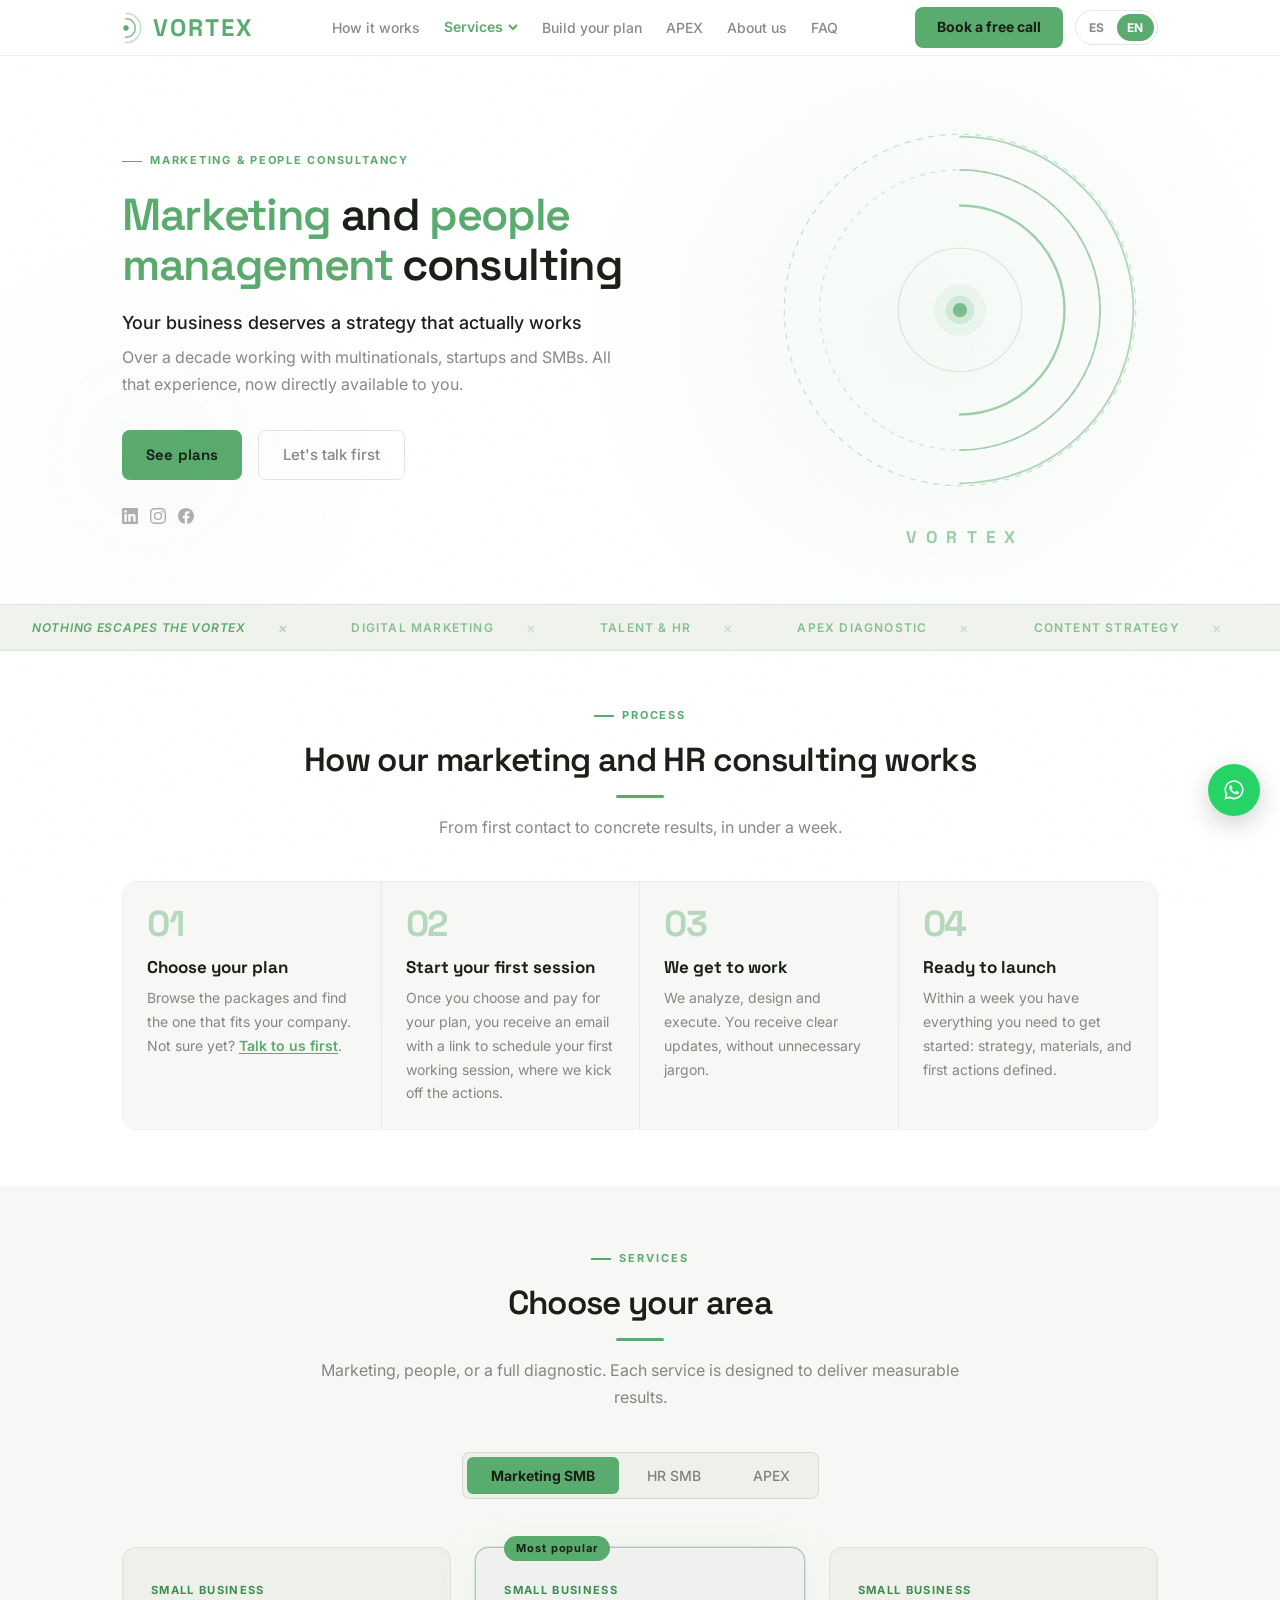
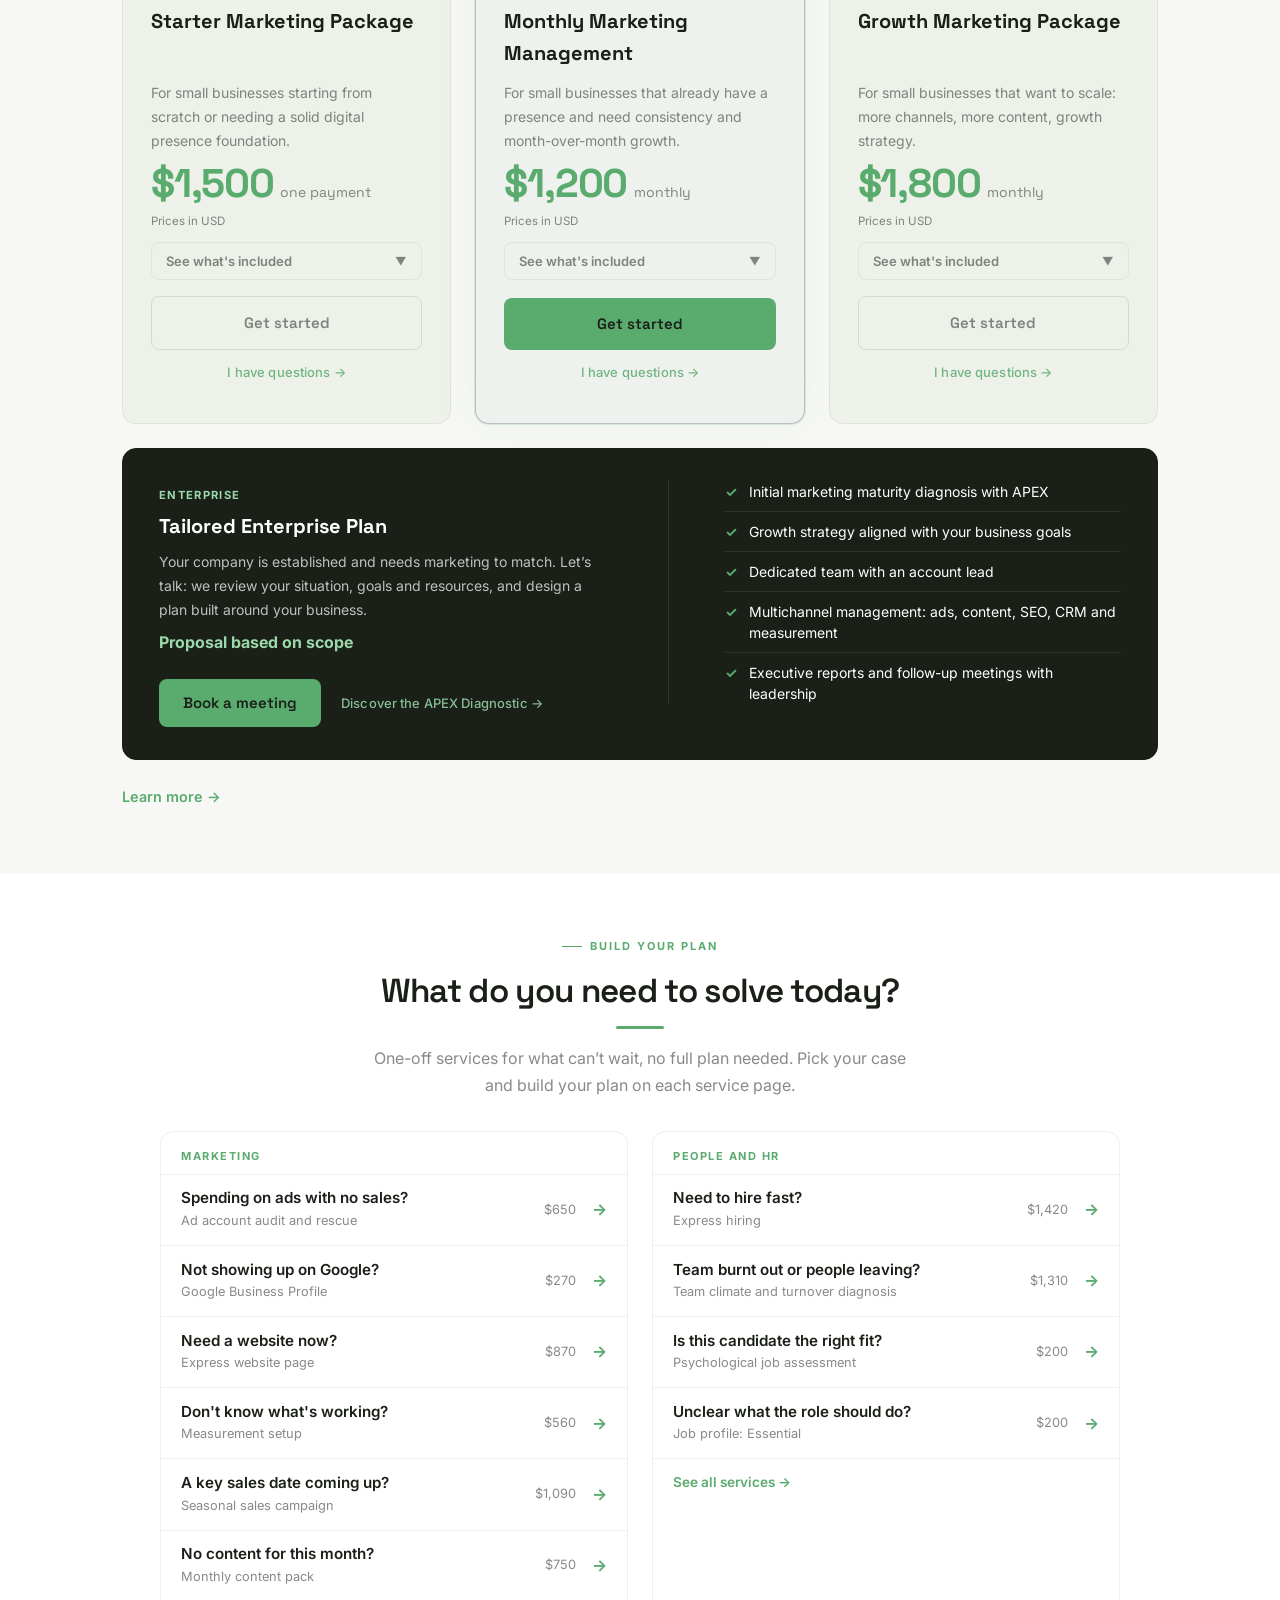
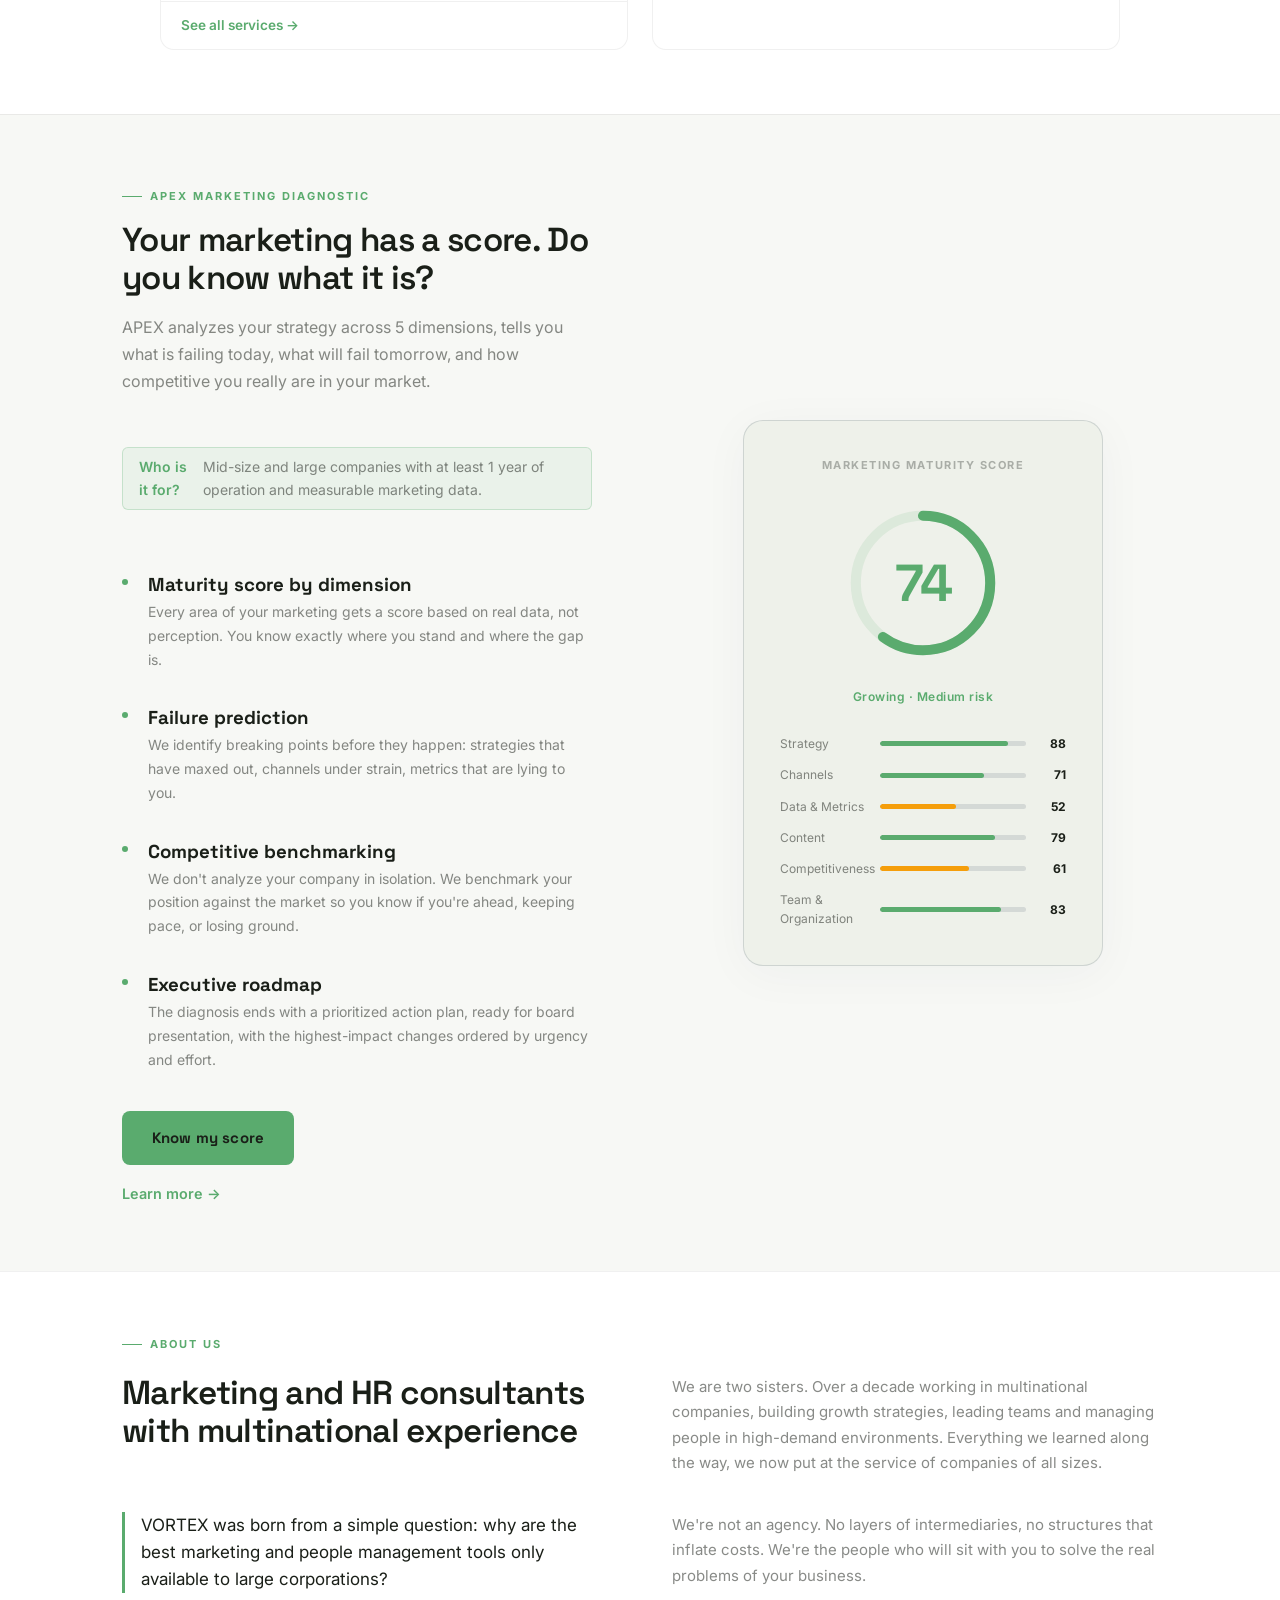
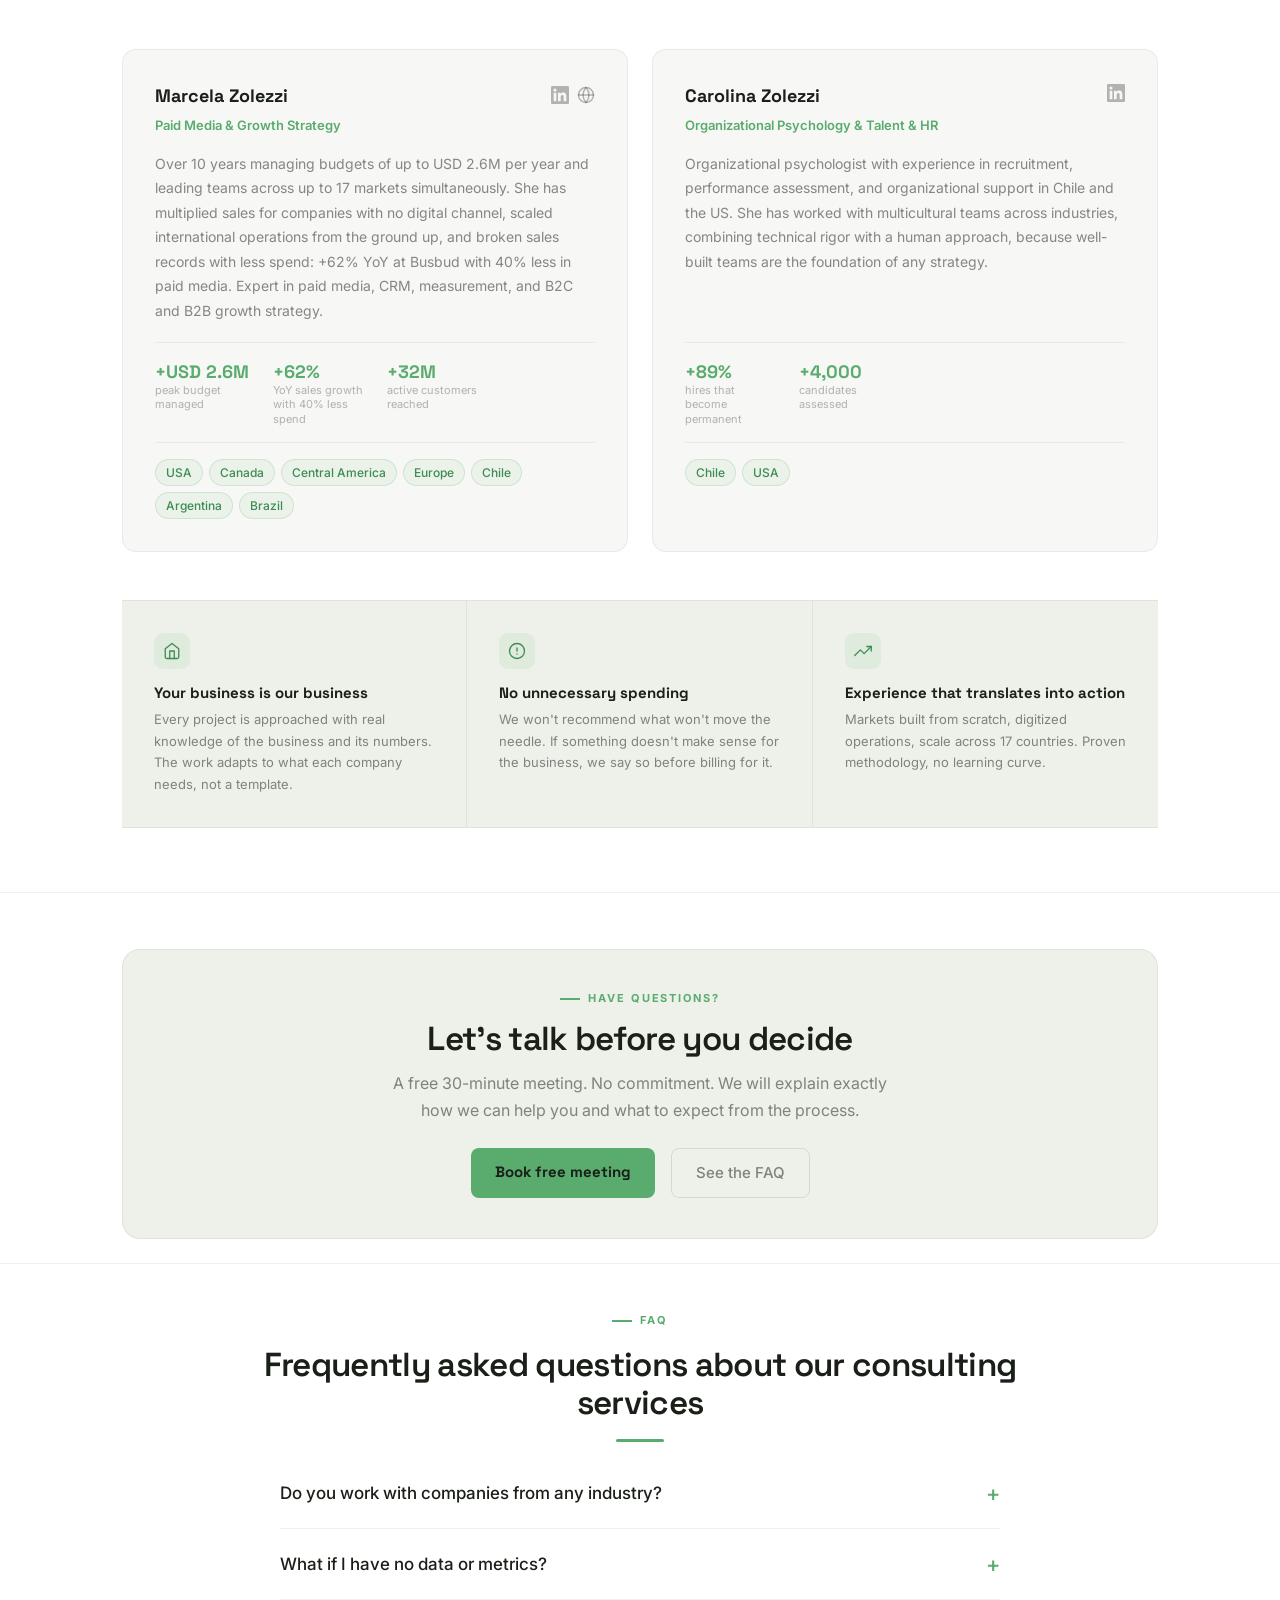
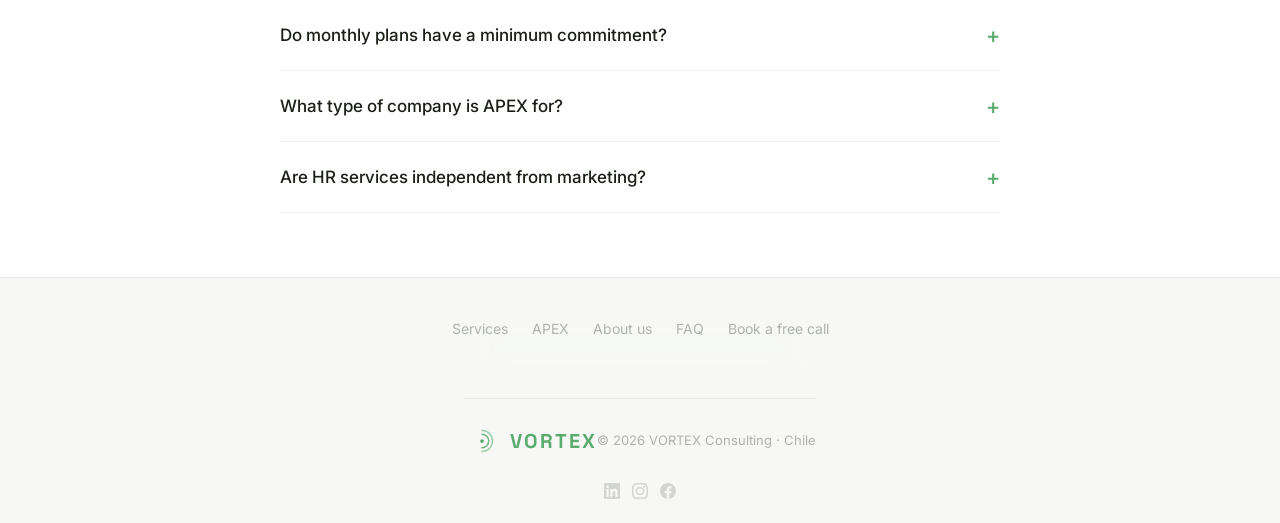
<file: en/index.html>
<!DOCTYPE html>
<html lang="en">
<head>
  <!-- Google Tag Manager -->
  <script>(function(w,d,s,l,i){w[l]=w[l]||[];w[l].push({'gtm.start':
  new Date().getTime(),event:'gtm.js'});var f=d.getElementsByTagName(s)[0],
  j=d.createElement(s),dl=l!='dataLayer'?'&l='+l:'';j.async=true;j.src=
  'https://www.googletagmanager.com/gtm.js?id='+i+dl;f.parentNode.insertBefore(j,f);
  })(window,document,'script','dataLayer','GTM-PHNP8BP2');</script>
  <!-- End Google Tag Manager -->
  <meta charset="UTF-8">
  <meta name="viewport" content="width=device-width, initial-scale=1.0">
  <title>Digital Marketing &amp; HR Consulting | VORTEX</title>
  <meta name="description" content="Grow your business with VORTEX. Strategic digital marketing, recruitment and HR consulting for growing businesses. Expert guidance and measurable results.">
  <meta name="keywords" content="consultoría marketing pymonth chile, marketing digital santiago, RRHH pymonth chile, presencia digital empresa, diagnóstico marketing empresa">
  <meta name="author" content="VORTEX Consultoría">
  <meta name="robots" content="index, follow">
  <link rel="canonical" href="https://vortexcor.com/en/">
  <link rel="alternate" hreflang="es-CL" href="https://vortexcor.com/">
  <link rel="alternate" hreflang="en" href="https://vortexcor.com/en/">
  <link rel="alternate" hreflang="x-default" href="https://vortexcor.com/en/">
  <link rel="icon" type="image/svg+xml" href="data:image/svg+xml,%3Csvg xmlns='http://www.w3.org/2000/svg' viewBox='0 0 36 36'%3E%3Ccircle cx='18' cy='18' r='18' fill='%235aab6e'/%3E%3Ctext x='18' y='24' text-anchor='middle' font-family='Arial' font-weight='bold' font-size='16' fill='white'%3EV%3C/text%3E%3C/svg%3E">
  <link rel="apple-touch-icon" href="/apple-touch-icon.png">
  <meta name="geo.region" content="CL">
  <meta name="geo.placename" content="Santiago, Chile">
  <meta property="og:type" content="website">
  <meta property="og:url" content="https://vortexcor.com/en/">
  <meta property="og:title" content="Digital Marketing &amp; HR Consulting for Growing Businesses | VORTEX">
  <meta property="og:description" content="Grow your business with VORTEX. Strategic digital marketing, recruitment and HR consulting for growing businesses. Expert guidance and measurable results.">
  <meta property="og:locale" content="en_US">
  <meta property="og:image" content="https://vortexcor.com/og-image-en.png">
  <meta property="og:image:width" content="1200">
  <meta property="og:image:height" content="630">
  <meta name="twitter:card" content="summary_large_image">
  <meta name="twitter:title" content="Digital Marketing &amp; HR Consulting for Growing Businesses | VORTEX">
  <meta name="twitter:description" content="Grow your business with VORTEX. Strategic digital marketing, recruitment and HR consulting for growing businesses. Expert guidance and measurable results.">
  <meta name="twitter:image" content="https://vortexcor.com/og-image-en.png">
  <script type="application/ld+json">
{
  "@context": "https://schema.org",
  "@graph": [
    {
      "@type": "ProfessionalService",
      "@id": "https://vortexcor.com/#org",
      "name": "VORTEX Consultoría",
      "url": "https://vortexcor.com/",
      "logo": "https://vortexcor.com/logo.png",
      "image": "https://vortexcor.com/logo.png",
      "description": "Digital marketing and HR consulting for growing businesses worldwide, founded by two consultants with over a decade of multinational experience.",
      "email": "contacto@vortexcor.com",
      "priceRange": "$$",
      "address": {
        "@type": "PostalAddress",
        "addressLocality": "Santiago",
        "addressRegion": "Región Metropolitana",
        "addressCountry": "CL"
      },
      "knowsLanguage": ["es", "en"],
      "founder": [
        { "@id": "https://vortexcor.com/#marcela" },
        { "@id": "https://vortexcor.com/#carolina" }
      ],
      "sameAs": [
        "https://www.linkedin.com/company/vortex-cor",
        "https://www.instagram.com/somosvortexcor/",
        "https://www.facebook.com/profile.php?id=61596441601924"
      ],
      "hasOfferCatalog": {
        "@type": "OfferCatalog",
        "name": "Services VORTEX",
        "itemListElement": [
          { "@type": "Offer", "itemOffered": { "@id": "https://vortexcor.com/marketing-digital/#service" } },
          { "@type": "Offer", "itemOffered": { "@id": "https://vortexcor.com/seleccion-de-talentos/#service" } },
          { "@type": "Offer", "itemOffered": { "@id": "https://vortexcor.com/gestion-de-personas/#service" } },
          { "@type": "Offer", "itemOffered": { "@id": "https://vortexcor.com/diagnostico-apex/#service" } }
        ]
      }
    },
    {
      "@type": "WebSite",
      "@id": "https://vortexcor.com/#website",
      "url": "https://vortexcor.com/",
      "name": "VORTEX",
      "inLanguage": "en",
      "publisher": { "@id": "https://vortexcor.com/#org" }
    },
    {
      "@type": "Person",
      "@id": "https://vortexcor.com/#marcela",
      "name": "Marcela Zolezzi",
      "jobTitle": "Co-founder, Paid Media & Growth Strategy",
      "worksFor": { "@id": "https://vortexcor.com/#org" },
      "sameAs": "https://www.linkedin.com/in/marcela-zolezzi",
      "knowsAbout": ["Google Ads", "Meta Ads", "Paid Media", "Growth Marketing", "Digital Marketing Strategy"]
    },
    {
      "@type": "Person",
      "@id": "https://vortexcor.com/#carolina",
      "name": "Carolina Zolezzi",
      "jobTitle": "Co-founder, Organizational Psychologist",
      "worksFor": { "@id": "https://vortexcor.com/#org" },
      "sameAs": "https://www.linkedin.com/in/carolina-zolezzi",
      "knowsAbout": ["Organizational Psychology", "Talent Acquisition", "Performance Management", "HR Strategy"]
    },
    {
      "@type": "FAQPage",
      "@id": "https://vortexcor.com/#faq",
      "mainEntity": [
        {
          "@type": "Question",
          "name": "Do you work with companies from any industry?",
          "acceptedAnswer": { "@type": "Answer", "text": "Sí. Nuestra metodología es adaptable a cualquier industria. Hemos trabajado con retail, servicios, tecnología, gastronomía and more. Lo que importa es que tengas ganas de crecer y datos con los que trabajar." }
        },
        {
          "@type": "Question",
          "name": "What if I have no data or metrics?",
          "acceptedAnswer": { "@type": "Answer", "text": "Es más común de lo que crees. En ese caso, parte del trabajo inicial es instalar los sistemas de medición básicos. No medir no significa que no haya oportunidades, significa que primero hay que hacer visible lo que está pasando." }
        },
        {
          "@type": "Question",
          "name": "Do monthly plans have a minimum commitment?",
          "acceptedAnswer": { "@type": "Answer", "text": "Los planes mensuales no tienen permanencia mínima: puedes pausar o cancelar cuando quieras. Dicho eso, recomendamos mantener al menos 3 monthes para ver resultados reales, porque el marketing toma tiempo en madurar." }
        },
        {
          "@type": "Question",
          "name": "What type of company is APEX for?",
          "acceptedAnswer": { "@type": "Answer", "text": "APEX está diseñado para empresas medianas y grandes que ya tienen operaciones de marketing pero sienten que podrían estar haciéndolo mejor. También es útil en cambios de gerencia o cuando se quiere entrar a un nuevo mercado." }
        },
        {
          "@type": "Question",
          "name": "Are HR services independent from marketing?",
          "acceptedAnswer": { "@type": "Answer", "text": "Sí, puedes contratar cualquier servicio de forma independiente. Pero si necesitas marketing y gestión de talento a la vez, trabajamos en conjunto para que las estrategias estén alineadas y el equipo contratado sepa ejecutar lo que se planifica." }
        }
      ]
    }
  ]
}
</script>
  <link rel="preconnect" href="https://fonts.googleapis.com">
  <link rel="preconnect" href="https://fonts.gstatic.com" crossorigin>
  <link href="https://fonts.googleapis.com/css2?family=Space+Grotesk:wght@400;500;600;700;800&family=Inter:wght@400;500;600&display=swap&font-display=swap" rel="stylesheet">

  <style>
    :root {
      --bg: #ffffff;
      --bg2: #f7f8f5;
      --bg3: #eef1ea;
      --surface: rgba(0,0,0,0.03);
      --border: rgba(0,0,0,0.10);
      --border-light: rgba(0,0,0,0.06);
      --accent: #5aab6e;
      --accent-dim: rgba(90,171,110,0.10);
      --accent-hi: #3d8c52;
      --text: #1a1f18;
      --text-muted: rgba(26,31,24,0.52);
      --text-dim: rgba(26,31,24,0.32);
      --radius: 14px;
      --radius-sm: 8px;
      --max: 1100px;
    }

    *, *::before, *::after { box-sizing: border-box; margin: 0; padding: 0; }
    html { scroll-behavior: smooth; font-size: 16px; }
    body {
      background: var(--bg);
      color: var(--text);
      font-family: 'Inter', sans-serif;
      line-height: 1.6;
      -webkit-font-smoothing: antialiased;
    }

    /* Use Syne for all display headings */
    h1, h2, h3, h4,
    .nav-logo-name, .stat-number, .about-num,
    .apex-score-number, .impact-headline,
    .plan-price, .arma-total-amount,
    .impact-stat-num, .step-num {
      font-family: 'Space Grotesk', sans-serif;
    }

    /* ── NAV ── */
    nav {
      position: sticky; top: 0; left: 0; right: 0; z-index: 100;
      height: 56px;
      background: rgba(255,255,255,0.92);
      backdrop-filter: blur(24px);
      border-bottom: 1px solid var(--border-light);
    }
    .nav-inner {
      display: flex; align-items: center; justify-content: space-between;
      max-width: var(--max); margin: 0 auto;
      padding: 0 2rem;
      height: 100%;
    }

    .nav-logo {
      display: flex; align-items: center; gap: 8px;
      text-decoration: none; line-height: 0;
    }

    .nav-logo-svg { width: 36px; height: 36px; flex-shrink: 0; display: block; }

    .nav-logo-wordmark {
      display: flex; flex-direction: column; line-height: 1;
    }

    .nav-logo-name {
      font-weight: 800; font-size: 1.25rem;
      letter-spacing: 0.12em; color: var(--accent);
      font-family: 'Space Grotesk', sans-serif;
      line-height: 1;
    }

    .nav-logo-tagline {
      font-size: 0.5625rem; font-weight: 500;
      letter-spacing: 0.12em; color: var(--text-muted);
      text-transform: uppercase; margin-top: 2px;
    }

    .nav-links { display: flex; gap: 1.5rem; list-style: none; align-items: center; }
    .nav-links a {
      text-decoration: none; color: var(--text-muted);
      font-size: 0.875rem; font-weight: 500;
      transition: color 0.2s;
    }
    .nav-links a:hover { color: var(--accent); }

    /* Dropdown servicios */
    .nav-dropdown { position: relative; }
    .nav-dropdown > a { display: flex; align-items: center; gap: 0.3rem; cursor: pointer; line-height: inherit; }
    .nav-dropdown > a::before { content: none; }
    .nav-dropdown-arrow { width: 10px; height: 10px; fill: none; stroke: currentColor; stroke-width: 2; transition: transform 0.2s; flex-shrink: 0; }
    .nav-dropdown:hover .nav-dropdown-arrow,
    .nav-dropdown.open .nav-dropdown-arrow { transform: rotate(180deg); }
    .nav-dropdown-menu {
      display: none; position: absolute; top: calc(100% + 10px); left: 50%;
      transform: translateX(-50%); background: var(--bg);
      border: 1px solid var(--border); border-radius: var(--radius-sm);
      box-shadow: 0 8px 24px rgba(0,0,0,0.10); min-width: 220px;
      padding: 0.5rem 0; z-index: 200;
    }
    .nav-dropdown:hover .nav-dropdown-menu,
    .nav-dropdown.open .nav-dropdown-menu { display: block; }
    .nav-dropdown-menu a {
      display: block; padding: 0.6rem 1.1rem;
      font-size: 0.875rem; font-weight: 500;
      color: var(--text-muted); text-decoration: none;
      transition: background 0.15s, color 0.15s;
      white-space: nowrap;
    }
    .nav-dropdown-menu a:hover { background: var(--bg2); color: var(--accent); }

    .nav-right { display: flex; align-items: center; gap: 0.75rem; flex-shrink: 0; }

    .lang-btn {
      background: none; border: 1px solid var(--border);
      color: var(--text-muted); padding: 6px 12px;
      border-radius: var(--radius-sm);
      font-size: 0.8125rem; font-weight: 600;
      cursor: pointer; font-family: inherit;
      transition: all 0.2s; letter-spacing: 0.05em;
    }
    .lang-btn:hover { border-color: var(--accent); color: var(--accent); }

    .nav-cta {
      background: var(--accent); color: #1a1f18;
      padding: 9px 22px; border-radius: var(--radius-sm);
      font-size: 0.875rem; font-weight: 700;
      text-decoration: none;
      transition: background 0.2s, transform 0.1s;
    }
    .nav-cta:hover { background: var(--accent-hi); color: #1a1f18; transform: translateY(-1px); }

    /* ── LAYOUT ── */
    .container { max-width: var(--max); margin: 0 auto; }
    section {
      padding: 64px max(1.25rem, calc((100vw - var(--max)) / 2 + 2rem));
    }

    .section-eyebrow {
      display: inline-flex; align-items: center; gap: 8px;
      font-size: 0.6875rem; font-weight: 700; letter-spacing: 0.18em;
      color: var(--accent); margin-bottom: 1.5rem;
      text-transform: uppercase;
    }
    .section-eyebrow::before {
      content: '';
      width: 20px; height: 1.5px;
      background: var(--accent);
      display: inline-block;
    }

    h2 {
      font-family: 'Space Grotesk', sans-serif;
      font-size: clamp(1.6rem, 2.6vw, 2.125rem);
      color: var(--text); line-height: 1.15;
      font-weight: 800;
      margin-bottom: 1rem;
    }

    .section-sub {
      font-size: 1rem; color: var(--text-muted);
      max-width: 540px; line-height: 1.7;
      margin-bottom: 2.5rem;
    }

    /* ── NOISE TEXTURE ── */
    body::after {
      content: '';
      position: fixed; inset: 0; z-index: 0;
      pointer-events: none;
      opacity: 0.018;
      background-image: url("data:image/svg+xml,%3Csvg viewBox='0 0 256 256' xmlns='http://www.w3.org/2000/svg'%3E%3Cfilter id='n'%3E%3CfeTurbulence type='fractalNoise' baseFrequency='0.9' numOctaves='4' stitchTiles='stitch'/%3E%3C/filter%3E%3Crect width='100%25' height='100%25' filter='url(%23n)'/%3E%3C/svg%3E");
      background-size: 200px 200px;
    }

    /* ── HERO ── */
    #hero {
      display: flex; align-items: center;
      padding-top: 80px; padding-bottom: 80px;
      background: var(--bg);
      position: relative; overflow: hidden;
    }

    /* Teal glow blob behind hero */
    #hero::before {
      content: '';
      position: absolute;
      width: 700px; height: 700px;
      right: 0%; top: 50%; transform: translateY(-50%);
      background: radial-gradient(ellipse at center, rgba(90,171,110,0.06) 0%, rgba(90,171,110,0.03) 40%, transparent 70%);
      pointer-events: none;
    }
    /* Secondary glow bottom-left */
    #hero::after {
      content: '';
      position: absolute;
      width: 500px; height: 500px;
      left: -100px; bottom: -100px;
      background: radial-gradient(ellipse, rgba(90,171,110,0.03) 0%, transparent 65%);
      pointer-events: none;
    }

    .hero-inner {
      display: grid; grid-template-columns: 1.1fr 0.9fr;
      gap: 4rem; align-items: center;
      max-width: var(--max); margin: 0 auto; width: 100%;
      position: relative;
    }

    .hero-eyebrow {
      display: inline-flex; align-items: center; gap: 8px;
      font-size: 0.6875rem; font-weight: 700; letter-spacing: 0.18em;
      color: var(--accent); text-transform: uppercase;
      margin-bottom: 2rem;
    }
    .hero-eyebrow::before {
      content: '';
      width: 20px; height: 1.5px;
      background: var(--accent);
      display: inline-block;
    }

    h1 {
      font-family: 'Space Grotesk', sans-serif;
      font-size: clamp(1.6rem, 3.2vw, 2.5rem);
      line-height: 1.15; color: var(--text);
      font-weight: 800;
      margin-bottom: 0.75rem;
      letter-spacing: -0.02em;
    }

    h1 em {
      font-style: normal; color: var(--accent);
    }

    .hero-claim {
      font-size: 1.25rem; font-weight: 600; color: var(--accent);
      max-width: 460px; line-height: 1.4; margin-bottom: 1rem;
    }
    .hero-claim em { font-style: normal; }

    .hero-desc {
      font-size: 1.125rem; color: var(--text-muted);
      max-width: 460px; line-height: 1.8;
      margin-bottom: 2.75rem;
    }

    .hero-actions { display: flex; gap: 1rem; flex-wrap: wrap; }
    .hero-social { display: flex; align-items: center; gap: 0.75rem; margin-top: 1.5rem; }
    .hero-social a { display: flex; align-items: center; color: var(--text); opacity: 0.35; transition: opacity 0.2s; }
    .hero-social a:hover { opacity: 1; color: var(--accent); }
    .hero-social svg { width: 16px; height: 16px; fill: currentColor; }

    .btn-primary {
      background: var(--accent); color: #1a1f18;
      padding: 15px 30px; border-radius: var(--radius-sm);
      font-weight: 700; font-size: 0.9375rem;
      text-decoration: none;
      display: inline-flex; align-items: center; gap: 8px;
      transition: background 0.2s, transform 0.15s;
      font-family: 'Space Grotesk', sans-serif;
      letter-spacing: 0.01em;
    }
    .btn-primary:hover { background: var(--accent-hi); color: #1a1f18; transform: translateY(-2px); }

    .btn-ghost {
      border: 1.5px solid var(--border);
      color: var(--text-muted); background: transparent;
      padding: 15px 30px; border-radius: var(--radius-sm);
      font-weight: 500; font-size: 0.9375rem;
      text-decoration: none;
      display: inline-flex; align-items: center; gap: 8px;
      transition: border-color 0.2s, color 0.2s;
    }
    .btn-ghost:hover { border-color: var(--accent); color: var(--accent); }

    .hero-stats {
      display: flex; gap: 3rem;
      margin-top: 4rem; padding-top: 2.75rem;
      border-top: 1px solid var(--border-light);
    }

    .stat-number {
      font-size: 2.25rem; font-weight: 800;
      color: var(--accent); line-height: 1;
      font-family: 'Space Grotesk', sans-serif;
      letter-spacing: 0;
      font-variant-numeric: tabular-nums;
    }
    .stat-prefix, .stat-suffix {
      font-size: 1.5rem; font-weight: 700;
      vertical-align: middle; line-height: 1;
    }
    .stat-label {
      font-size: 0.8125rem; color: var(--accent); opacity: 0.65; margin-top: 6px;
      line-height: 1.4;
    }

    .hero-visual {
      display: flex; align-items: center; justify-content: center;
      position: relative; margin-top: -3rem;
    }

    .hero-logo-wordmark-below {
      text-align: center;
      font-family: 'Space Grotesk', sans-serif;
      font-size: 15px; font-weight: 700;
      letter-spacing: 0.55em;
      color: var(--accent); opacity: 0.7;
      margin-top: 10px;
      text-indent: 0.55em;
    }

    .hero-logo-large {
      width: 340px; height: 340px;
      position: relative; opacity: 0.85;
    }

    .hero-logo-large svg {
      width: 100%; height: 100%;
      animation: slow-spin 18s linear infinite;
    }

    @keyframes slow-spin {
      from { transform: rotate(0deg); }
      to { transform: rotate(360deg); }
    }

    /* ── TICKER ── */
    .ticker-strip {
      background: #f0f3ed;
      border-top: 1px solid rgba(90,171,110,0.15);
      border-bottom: 1px solid rgba(90,171,110,0.15);
      overflow: hidden; padding: 13px 0;
    }
    .ticker-track {
      display: flex; gap: 0;
      animation: ticker 32s linear infinite;
      width: max-content;
    }
    .ticker-strip:hover .ticker-track { animation-play-state: paused; }
    .ticker-item {
      white-space: nowrap;
      font-size: 0.75rem; font-weight: 600;
      letter-spacing: 0.1em; text-transform: uppercase;
      color: rgba(90,171,110,0.7);
      padding: 0 2rem;
      display: flex; align-items: center; gap: 2rem;
    }
    .ticker-item::after {
      content: '×';
      color: rgba(90,171,110,0.25); font-size: 0.875rem; line-height: 1;
    }
    .ticker-claim {
      color: var(--accent);
      font-style: italic;
      letter-spacing: 0.06em;
    }
    .ticker-claim::after { color: rgba(90,171,110,0.4); }
    @keyframes ticker {
      from { transform: translateX(0); }
      to   { transform: translateX(-50%); }
    }

    /* ── IMPACT STRIP ── */
    .impact-strip {
      background: var(--bg);
      padding: 100px 5vw;
      border-top: 1px solid var(--border-light);
      border-bottom: 1px solid var(--border-light);
    }
    .impact-inner {
      max-width: var(--max); margin: 0 auto;
    }
    .impact-top-row {
      display: grid; grid-template-columns: 1fr 1fr;
      gap: 6rem; align-items: end;
      margin-bottom: 5rem;
    }
    .impact-headline {
      font-family: 'Space Grotesk', sans-serif;
      font-size: clamp(2.2rem, 4.5vw, 3.75rem);
      font-weight: 800;
      color: var(--text); line-height: 1.08;
      letter-spacing: -0.025em;
    }
    .impact-sub {
      font-size: 1.0625rem; color: var(--text-muted);
      line-height: 1.75;
    }
    .impact-stats-row {
      display: grid; grid-template-columns: repeat(4, 1fr);
      border-top: 1px solid var(--border);
    }
    .impact-stat {
      padding: 2.5rem 0 2rem;
      border-right: 1px solid var(--border-light);
      padding-right: 2.5rem;
      padding-left: 0;
    }
    .impact-stat:first-child { padding-left: 0; }
    .impact-stat:last-child { border-right: none; padding-right: 0; }
    .impact-stat + .impact-stat { padding-left: 2.5rem; }
    .impact-stat-num {
      font-family: 'Space Grotesk', sans-serif;
      font-size: clamp(2.5rem, 4vw, 3.5rem); font-weight: 800;
      color: var(--text); line-height: 1;
      letter-spacing: -0.03em;
      margin-bottom: 0.5rem;
    }
    .impact-stat-label {
      font-size: 0.875rem; color: var(--text-muted); line-height: 1.45;
    }
    .impact-rubros-row {
      display: flex; align-items: center; gap: 0;
      border-top: 1px solid var(--border-light);
      padding-top: 1.75rem; margin-top: 0;
      flex-wrap: wrap; gap: 0.375rem;
    }
    .impact-rubros-label {
      font-size: 0.75rem; font-weight: 600; letter-spacing: 0.08em;
      text-transform: uppercase; color: var(--text-dim);
      margin-right: 1rem; flex-shrink: 0;
    }
    .impact-tag {
      font-size: 0.8125rem; color: var(--text-muted);
      font-family: 'Inter', sans-serif;
    }
    .impact-tag::after { content: ' ·'; color: var(--border); margin-right: 0.375rem; }
    .impact-tag:last-child::after { content: ''; }

    /* ── HOW IT WORKS ── */
    #como {
      background: var(--bg);
    }

    .steps {
      display: grid;
      grid-template-columns: repeat(4, 1fr);
      gap: 0;
      border: 1px solid var(--border-light);
      border-radius: var(--radius);
      overflow: hidden;
      margin-top: 0;
    }

    #como { padding-top: 56px; padding-bottom: 56px; }

    .step {
      background: var(--bg2); padding: 2rem 2rem;
      position: relative;
      border-right: 1px solid var(--border-light);
    }
    .step:last-child { border-right: none; }

    .step-num {
      font-size: 4rem; font-weight: 800;
      color: rgba(90,171,110,0.42); line-height: 1;
      margin-bottom: 1.5rem;
      font-family: 'Space Grotesk', sans-serif;
      letter-spacing: -0.04em;
    }

    .step h3 {
      font-family: 'Space Grotesk', sans-serif;
      font-size: 1.0625rem; font-weight: 700; color: var(--text);
      margin-bottom: 0.75rem; line-height: 1.3;
    }

    .step p {
      font-size: 0.875rem; color: var(--text-muted); line-height: 1.7;
    }

    /* ── SERVICIOS ── */
    #servicios { background: var(--bg2); }

    .service-tabs {
      display: flex; gap: 4px;
      background: var(--bg3);
      border: 1px solid var(--border);
      border-radius: var(--radius-sm);
      padding: 4px; width: fit-content;
      margin-bottom: 3rem; flex-wrap: wrap;
    }

    .tab-btn {
      padding: 10px 24px; border: none; background: none;
      color: var(--text-muted);
      font-size: 0.875rem; font-weight: 500;
      cursor: pointer; border-radius: 6px;
      transition: all 0.2s; font-family: inherit;
    }
    .tab-btn.active {
      background: var(--accent); color: #1a1f18; font-weight: 700;
    }

    .tab-panel { display: none; }
    .tab-panel.active { display: block; }

    .plans-grid {
      display: grid;
      grid-template-columns: repeat(3, 1fr);
      grid-template-rows: repeat(6, auto);
      gap: 1.5rem 1.5rem;
      align-items: start;
    }

    .plan-card {
      border: 1px solid var(--border-light);
      border-radius: var(--radius); padding: 1.75rem;
      background: var(--bg3);
      display: grid;
      grid-row: span 6;
      grid-template-rows: subgrid;
      transition: border-color 0.25s, box-shadow 0.25s, transform 0.2s;
      position: relative; z-index: 0;
    }
    .plan-card:hover {
      border-color: rgba(26,46,68,0.3);
      box-shadow: 0 20px 60px rgba(26,46,68,0.05);
      transform: translateY(-3px);
      z-index: 1;
    }
    .plan-card.featured {
      border-color: rgba(26,46,68,0.25);
      background: rgba(26,46,68,0.03);
      box-shadow: 0 0 0 1px rgba(26,46,68,0.15);
    }

    .plan-badge {
      display: inline-block;
      background: var(--accent); color: #1a1f18;
      font-size: 0.6875rem; font-weight: 700; letter-spacing: 0.08em;
      padding: 4px 12px; border-radius: 99px;
      margin-bottom: 0.875rem; width: fit-content;
    }

    .plan-name {
      font-family: 'Space Grotesk', sans-serif;
      font-size: 1.25rem; font-weight: 700; color: var(--text);
      margin-bottom: 0.5rem;
    }

    .plan-price {
      font-size: 2.5rem; font-weight: 800;
      color: var(--accent); line-height: 1;
      margin: 1rem 0 1.25rem;
      font-family: 'Space Grotesk', sans-serif;
      letter-spacing: -0.03em;
    }
    .plan-price .price-num {
      font-size: 2.5rem; font-weight: 800;
      color: var(--accent); letter-spacing: -0.03em;
    }
    .plan-price .price-unit {
      font-size: 0.875rem; font-weight: 400; color: var(--text-muted);
      letter-spacing: 0;
    }

    .plan-addon {
      margin: 1rem 0 1.5rem;
      border: 1.5px dashed color-mix(in srgb, var(--accent) 40%, transparent);
      border-radius: 10px;
      padding: 0.75rem 1rem 0.85rem;
      background: color-mix(in srgb, var(--accent) 5%, transparent);
    }
    .addon-desc-outside {
      font-size: 0.775rem; color: var(--text-muted);
      line-height: 1.5; margin: 0.4rem 0 1rem;
    }

    .plan-segment { display:inline-block; font-size:.7rem; font-weight:700; letter-spacing:.12em; text-transform:uppercase; color:var(--accent-hi); margin-bottom:.35rem; }
    .plan-enterprise { grid-row:auto; grid-template-rows:none; margin-top:1.5rem; display:grid; grid-template-columns:1.15fr 1fr auto; gap:2.5rem; align-items:center; background:#1a1f18; color:#fff; border-color:#1a1f18; }
    .plan-enterprise .plan-name, .plan-enterprise .plan-features li { color:#fff; }
    .plan-enterprise .plan-desc { color:rgba(255,255,255,.72); }
    .plan-enterprise .plan-segment { color:#9bd8aa; }
    .plan-enterprise-price { font-weight:700; color:#9bd8aa; margin-top:.5rem; }
    .plan-enterprise .plan-features { margin:0; }
    .plan-enterprise .plan-actions { min-width:220px; }
    .plan-enterprise .plan-doubt { color:#9bd8aa; }
    @media (max-width:960px){ .plan-enterprise { grid-template-columns:1fr; gap:1.25rem; } }
    .plans-grid-rrhh {
      align-items: stretch;
    }
    .plans-grid-rrhh .plan-card {
      display: flex; flex-direction: column;
      grid-row: unset; grid-template-rows: unset;
      height: 100%;
    }
    .plans-grid-rrhh .plan-features { flex: 1; }
    .plans-grid-rrhh .plan-cta { margin-top: auto; }
    .addon-label {
      display: flex; align-items: center; gap: 0.5rem;
      cursor: pointer; width: 100%;
    }
    .addon-label input[type="checkbox"] {
      accent-color: var(--accent); width: 16px; height: 16px;
      cursor: pointer; flex-shrink: 0;
    }
    .addon-icon { font-size: 1rem; flex-shrink: 0; }
    .addon-name {
      font-size: 0.82rem; font-weight: 600; color: var(--text); flex: 1;
    }
    .addon-price {
      font-size: 0.82rem; font-weight: 700; color: var(--accent);
      white-space: nowrap; flex-shrink: 0;
    }
    .addon-desc { font-size: 0.8rem; color: var(--text-muted); margin: 0.35rem 0 0 0; line-height: 1.4; }
    .price-clp { display: none; }
    .price-currency-note { font-size: 0.72rem; color: var(--text-muted); margin: 0.2rem 0 0 0; }
    .addon-total {
      margin-top: 0.65rem; padding-top: 0.65rem;
      border-top: 1px solid color-mix(in srgb, var(--accent) 20%, transparent);
      font-size: 0.825rem; color: var(--text-muted);
      display: flex; justify-content: space-between; align-items: center;
    }
    .addon-total strong { color: var(--accent); font-size: 1rem; }

    .plan-pack-tip {
      font-size: 0.8rem; color: var(--accent);
      background: color-mix(in srgb, var(--accent) 10%, transparent);
      border: 1px solid color-mix(in srgb, var(--accent) 25%, transparent);
      border-radius: 6px; padding: 0.4rem 0.75rem;
      margin: 0.5rem 0 1.25rem; line-height: 1.5;
    }

    .plan-desc {
      font-size: 0.875rem; color: var(--text-muted);
      margin-bottom: 0; line-height: 1.7;
    }

    .plan-features { list-style: none; margin-bottom: 1.5rem; }

    /* Tighten plan cards: no inherited row gaps, badge sits on the top border */
    .plan-card { row-gap: 0; }
    .plan-card .plan-badge { position: absolute; top: -12px; left: 1.75rem; margin: 0; }
    .plan-price { margin: 0.75rem 0 0.25rem; }
    .price-currency-note { margin-bottom: 0.75rem; }
    .plan-desc { margin-top: 0.25rem; }
    .plan-features li {
      font-size: 0.875rem; color: var(--text-muted);
      padding: 6px 0;
      display: flex; align-items: flex-start; gap: 10px;
      border-bottom: 1px solid var(--border-light);
    }
    .plan-features li:last-child { border-bottom: none; }
    .plan-features li::before {
      content: '✓'; color: var(--accent); font-weight: 700;
      flex-shrink: 0; margin-top: 1px;
    }

    .plan-cta {
      display: block; text-align: center;
      padding: 14px; border-radius: var(--radius-sm);
      font-weight: 600; font-size: 0.9375rem;
      text-decoration: none; transition: all 0.2s;
      font-family: 'Space Grotesk', sans-serif;
      margin-top: auto;
    }
    .plan-cta-primary { background: var(--accent); color: #1a1f18; }
    .plan-cta-primary:hover { background: var(--accent-hi); }
    .plan-cta-secondary {
      border: 1px solid var(--border); color: var(--text-muted);
    }
    .plan-cta-secondary:hover { border-color: var(--accent); color: var(--accent); }
    .plan-doubt {
      display: block; text-align: center;
      margin-top: 0.75rem;
      font-size: 0.8125rem;
      color: var(--accent);
      text-decoration: none;
      font-weight: 500;
      letter-spacing: 0.01em;
      transition: color 0.2s, opacity 0.2s;
      opacity: 0.85;
      grid-column: 1 / -1;
    }
    .plan-doubt:hover { opacity: 1; text-decoration: underline; }
    .step-doubt { color: var(--accent); font-weight: 600; text-decoration: underline; text-underline-offset: 2px; }
    /* Wrapper para CTA + doubt link — ocupa una sola celda del subgrid */
    .plan-actions {
      display: flex; flex-direction: column; gap: 0;
      margin-top: auto;
    }
    .plan-actions .plan-cta { margin-top: 0; }
    .plan-actions .plan-doubt { margin-top: 0.75rem; }

    /* ── FEATURES ACCORDION en mobile ── */
    .plan-features-toggle {
      display: none; /* solo en mobile */
    }
    @media (max-width: 600px) {
      .plan-features-toggle {
        display: flex; align-items: center; justify-content: space-between;
        width: 100%; background: none; border: 1px solid var(--border-light);
        border-radius: var(--radius-sm); padding: 10px 14px;
        font-size: 0.8125rem; font-weight: 600; color: var(--text-muted);
        cursor: pointer; margin-bottom: 0;
        transition: border-color 0.2s, color 0.2s;
      }
      .plan-features-toggle:hover { border-color: var(--accent); color: var(--accent); }
      .plan-features-toggle .toggle-arrow {
        font-size: 0.75rem; transition: transform 0.25s;
      }
      .plan-features-toggle.open .toggle-arrow { transform: rotate(180deg); }
      .plan-features-toggle.open { border-color: var(--accent); color: var(--accent); }
      .plan-features {
        display: none; margin-bottom: 0.75rem;
        animation: fadeIn 0.2s ease;
      }
      .plan-features.visible { display: block; }
      @keyframes fadeIn { from { opacity: 0; transform: translateY(-4px); } to { opacity: 1; transform: translateY(0); } }
    }

    /* ── ARMA TU PLAN ── */
    #arma {
      background: var(--bg);
    }

    .arma-layout {
      max-width: var(--max); margin: 0 auto;
    }
    .arma-intro-row {
      margin-bottom: 0.5rem;
    }
    .arma-intro-row .section-sub { margin-bottom: 0; }
    .arma-body {
      display: grid;
      grid-template-columns: 1fr 360px;
      gap: 3rem;
      align-items: start;
    }

    .arma-intro {
      margin-bottom: 2rem;
    }

    .arma-services {
      display: flex; flex-direction: column; gap: 0;
    }

    .arma-item {
      display: flex; align-items: center; gap: 1rem;
      padding: 1.25rem 0;
      border-bottom: 1px solid var(--border-light);
    }
    .arma-item:first-child { border-top: 1px solid var(--border-light); }

    .arma-item-body { flex: 1; min-width: 0; }

    .arma-item-name {
      font-weight: 600; font-size: 0.9375rem; color: var(--text);
      display: flex; align-items: center; justify-content: space-between;
      gap: 1rem;
    }

    .arma-item-price {
      font-size: 0.875rem; font-weight: 700; color: var(--accent);
      white-space: nowrap; flex-shrink: 0;
    }

    .arma-item-desc {
      font-size: 0.8125rem; color: var(--text-muted);
      margin-top: 3px; line-height: 1.5;
    }

    .arma-item-tag {
      font-size: 0.6875rem; font-weight: 600; letter-spacing: 0.06em;
      background: var(--accent-dim); color: var(--accent);
      padding: 2px 8px; border-radius: 99px;
      white-space: nowrap;
    }

    /* quantity stepper */
    .arma-qty {
      display: flex; align-items: center; gap: 0;
      border: 1px solid var(--border); border-radius: var(--radius-sm);
      overflow: hidden; flex-shrink: 0;
    }
    .arma-qty-btn {
      width: 34px; height: 34px; border: none; background: var(--bg2);
      color: var(--text-muted); font-size: 1.125rem; line-height: 1;
      cursor: pointer; font-family: inherit; transition: background 0.15s, color 0.15s;
      display: flex; align-items: center; justify-content: center;
    }
    .arma-qty-btn:hover { background: var(--accent-dim); color: var(--accent); }
    .arma-qty-val {
      min-width: 34px; text-align: center;
      font-size: 0.875rem; font-weight: 700; color: var(--text);
      background: var(--bg); border-left: 1px solid var(--border); border-right: 1px solid var(--border);
      height: 34px; display: flex; align-items: center; justify-content: center;
    }

    /* toggle (on/off) items */
    .arma-toggle {
      display: flex; align-items: center; gap: 0;
      flex-shrink: 0;
    }
    .arma-toggle-btn {
      padding: 7px 16px; border: 1px solid var(--border);
      border-radius: var(--radius-sm); background: var(--bg);
      font-size: 0.8125rem; font-weight: 600; color: var(--text-muted);
      cursor: pointer; font-family: inherit; transition: all 0.15s;
    }
    .arma-toggle-btn.on {
      background: var(--accent); border-color: var(--accent); color: #1a1f18;
    }
    .arma-toggle-btn:hover:not(.on) { border-color: var(--accent); color: var(--accent); }

    /* total card */
    .arma-total-card {
      position: sticky;
      top: 2rem;
      align-self: start;
      background: var(--bg2);
      border: 1px solid var(--border);
      border-radius: var(--radius);
      padding: 2rem;
    }

    .arma-total-title {
      font-family: 'Space Grotesk', sans-serif;
      font-weight: 700; font-size: 1.125rem; color: var(--text);
      margin-bottom: 1.5rem;
    }

    .arma-selected-list {
      min-height: 80px;
      margin-bottom: 1.5rem;
    }

    .arma-selected-empty {
      font-size: 0.875rem; color: var(--text-dim);
      font-style: italic; padding: 1rem 0;
    }

    .arma-selected-line {
      display: flex; justify-content: space-between; align-items: flex-start;
      gap: 0.5rem;
      font-size: 0.8125rem; color: var(--text-muted);
      padding: 6px 0;
      border-bottom: 1px solid var(--border-light);
    }
    .arma-selected-line:last-child { border-bottom: none; }
    .arma-selected-line-name { flex: 1; }
    .arma-selected-line-price { font-weight: 600; white-space: nowrap; color: var(--text); }

    .arma-total-row {
      display: flex; justify-content: space-between; align-items: center;
      padding-top: 1.25rem;
      border-top: 1px solid var(--border);
      margin-bottom: 1.5rem;
    }
    .arma-total-label {
      font-size: 0.875rem; font-weight: 600; color: var(--text-muted);
    }
    .arma-total-amount {
      font-size: 1.875rem; font-weight: 800;
      color: var(--accent); font-family: 'Space Grotesk', sans-serif;
      letter-spacing: -0.02em;
    }

    .arma-pay-btn {
      display: block; width: 100%; text-align: center;
      padding: 15px; border-radius: var(--radius-sm);
      background: var(--accent); color: #1a1f18;
      font-weight: 700; font-size: 0.9375rem;
      text-decoration: none; border: none; cursor: pointer;
      font-family: 'Space Grotesk', sans-serif;
      transition: background 0.2s, transform 0.15s;
    }
    .arma-pay-btn:hover:not(:disabled) { background: var(--accent-hi); transform: translateY(-2px); }
    .arma-pay-btn:disabled {
      background: var(--border); color: var(--text-dim); cursor: not-allowed; transform: none;
    }

    .arma-note {
      font-size: 0.75rem; color: var(--text-dim);
      text-align: center; margin-top: 1rem; line-height: 1.5;
    }

    @media (max-width: 900px) {
      .arma-body { grid-template-columns: 1fr; }
      .arma-total-card { position: static; }
    }

    /* ── APEX ── */
    #apex {
      background: var(--bg2);
      border-top: 1px solid var(--border-light);
    }

    .apex-grid {
      display: grid; grid-template-columns: 1fr 1fr;
      gap: 6rem; align-items: center;
      max-width: var(--max); margin: 0 auto;
    }

    #apex .section-sub { max-width: 100%; }
    .apex-features { display: flex; flex-direction: column; gap: 2rem; margin-top: 2.5rem; }

    .apex-feature { display: flex; gap: 1.25rem; align-items: flex-start; }

    .apex-marker {
      width: 6px; height: 6px; background: var(--accent);
      border-radius: 50%; flex-shrink: 0; margin-top: 9px;
    }

    .apex-feature h4 {
      font-family: 'Space Grotesk', sans-serif;
      font-size: 1rem; font-weight: 700; color: var(--text);
      margin-bottom: 0.375rem;
    }
    .apex-feature p {
      font-size: 0.875rem; color: var(--text-muted); line-height: 1.7;
    }

    .apex-visual {
      display: flex; align-items: center; justify-content: center;
    }

    /* APEX score card */
    .apex-score-card {
      background: var(--bg3);
      border: 1px solid rgba(26,46,68,0.15);
      border-radius: 20px;
      padding: 2.25rem;
      width: 100%;
      max-width: 360px;
      box-shadow: 0 8px 48px rgba(26,46,68,0.04);
    }
    .apex-score-label {
      font-size: 0.6875rem; font-weight: 700;
      letter-spacing: 0.14em; text-transform: uppercase;
      color: var(--text-dim); margin-bottom: 1.5rem; text-align: center;
    }
    .apex-score-ring {
      position: relative; width: 168px; height: 168px;
      margin: 0 auto 1.25rem;
    }
    .apex-score-ring svg { width: 100%; height: 100%; }
    .apex-score-number {
      position: absolute; top: 50%; left: 50%;
      transform: translate(-50%, -50%);
      font-family: 'Space Grotesk', sans-serif;
      font-size: 3.25rem; font-weight: 800; color: var(--accent); line-height: 1;
      letter-spacing: -0.03em;
    }
    .apex-score-tag {
      text-align: center; font-size: 0.75rem; font-weight: 600;
      color: var(--accent); margin-bottom: 1.75rem;
      letter-spacing: 0.04em;
    }
    .apex-dims { display: flex; flex-direction: column; gap: 0.75rem; }
    .apex-dim {
      display: grid; grid-template-columns: 90px 1fr 30px;
      align-items: center; gap: 0.625rem;
      font-size: 0.75rem; color: var(--text-muted);
    }
    .apex-dim-bar {
      height: 5px; background: rgba(26,46,68,0.12); border-radius: 99px; overflow: hidden;
    }
    .apex-dim-fill {
      height: 100%; background: var(--accent); border-radius: 99px;
    }
    .apex-dim-fill--warn { background: #f59e0b; }
    .apex-dim-fill--ok   { background: var(--accent); }
    .apex-dim span:last-child {
      font-weight: 700; color: var(--text); text-align: right;
    }

    /* ── RRHH ITEMS ── */
    .rrhh-section-label {
      font-family: 'Space Grotesk', sans-serif;
      font-size: 0.75rem; font-weight: 700;
      letter-spacing: 0.12em; text-transform: uppercase;
      color: var(--accent); margin-bottom: 0.5rem;
    }
    .rrhh-section-desc {
      font-size: 0.9375rem; color: var(--text-muted);
      margin-bottom: 1.5rem; max-width: 560px;
    }
    .rrhh-items-grid {
      display: flex;
      flex-direction: column;
      gap: 0;
      margin-bottom: 1rem;
      border: 1px solid var(--border);
      border-radius: var(--radius);
      overflow: hidden;
    }
    .rrhh-item-card {
      border: none;
      border-bottom: 1px solid var(--border-light);
      border-radius: 0;
      padding: 1.25rem 1.5rem;
      background: var(--bg);
      display: flex; flex-direction: row; align-items: center; gap: 1.25rem;
      transition: background 0.15s;
    }
    .rrhh-item-card:last-child { border-bottom: none; }
    .rrhh-item-card:hover { background: var(--bg2); }
    .rrhh-item-bundle {
      background: var(--bg2);
      border-color: var(--accent);
      position: relative;
    }
    .rrhh-bundle-badge {
      position: absolute; top: -1px; right: 1.5rem;
      background: var(--accent); color: #1a1f18;
      font-size: 0.6875rem; font-weight: 700;
      letter-spacing: 0.08em; text-transform: uppercase;
      padding: 4px 10px; border-radius: 0 0 8px 8px;
    }
    .rrhh-item-header {
      display: flex; gap: 1rem; align-items: center; flex: 1;
    }
    .rrhh-item-num {
      font-family: 'Space Grotesk', sans-serif;
      font-size: 1.5rem; font-weight: 800;
      color: var(--accent); opacity: 0.4;
      line-height: 1; flex-shrink: 0; min-width: 2rem;
    }
    .rrhh-item-bundle .rrhh-item-num {
      opacity: 0.9; font-size: 1.25rem;
    }
    .rrhh-item-name {
      font-family: 'Space Grotesk', sans-serif;
      font-size: 1rem; font-weight: 700; color: var(--text);
      margin-bottom: 4px;
    }
    .rrhh-item-desc {
      font-size: 0.8125rem; color: var(--text-muted); line-height: 1.6;
    }
    .rrhh-item-footer {
      display: flex; align-items: center;
      gap: 1.25rem; flex-shrink: 0;
      border-top: none;
      padding-top: 0; margin-top: 0;
    }
    .rrhh-item-price {
      font-family: 'Space Grotesk', sans-serif;
      font-size: 1.25rem; font-weight: 800;
      color: var(--accent); line-height: 1;
    }
    .rrhh-item-price span {
      display: block; font-size: 0.6875rem;
      font-weight: 500; color: var(--text-dim);
      font-family: 'Inter', sans-serif; margin-top: 2px;
    }
    .rrhh-item-btn {
      display: inline-flex; align-items: center;
      padding: 8px 18px; border-radius: var(--radius-sm);
      font-size: 0.875rem; font-weight: 700;
      border: 1.5px solid var(--border);
      color: var(--text); text-decoration: none;
      transition: all 0.2s; white-space: nowrap;
      font-family: 'Space Grotesk', sans-serif;
    }
    .rrhh-item-btn:hover {
      border-color: var(--accent); color: var(--accent);
    }
    .rrhh-item-btn-primary {
      background: var(--accent); color: #1a1f18;
      border-color: var(--accent);
    }
    .rrhh-item-btn-primary:hover {
      background: var(--accent-hi); border-color: var(--accent-hi); color: #fff;
    }

    /* ── ABOUT ── */
    #about {
      background: var(--bg);
      border-top: 1px solid var(--border-light);
    }

    .about-grid {
      display: block;
      max-width: var(--max); margin: 0 auto;
    }
    .about-intro { margin-bottom: 3rem; max-width: 100%; }
    .about-left-col { display: flex; flex-direction: column; }

    .about-story {
      font-size: 1.0625rem; color: var(--text-muted);
      line-height: 1.85; margin-bottom: 1.5rem;
    }

    .about-story strong {
      color: var(--text); font-weight: 600;
    }

    .about-values {
      display: grid; grid-template-columns: repeat(3, 1fr);
      background: var(--bg3);
      border-top: 1px solid var(--border-light);
      border-bottom: 1px solid var(--border-light);
      max-width: var(--max);
    }

    .about-value-item {
      display: flex; flex-direction: column; gap: 0.75rem;
      padding: 2rem 2rem;
      background: transparent;
      border-right: 1px solid var(--border-light);
      transition: background 0.15s;
    }
    .about-value-item:last-child { border-right: none; }
    .about-value-item:hover { background: var(--bg2); }

    .about-value-icon {
      width: 36px; height: 36px; flex-shrink: 0;
      background: var(--accent-dim);
      border-radius: 9px;
      display: flex; align-items: center; justify-content: center;
    }

    .about-value-icon svg {
      width: 18px; height: 18px;
      stroke: var(--accent-hi); fill: none;
      stroke-width: 1.75; stroke-linecap: round; stroke-linejoin: round;
    }

    .about-value-body {}

    .about-value-headline {
      font-family: 'Space Grotesk', sans-serif;
      font-size: 0.9375rem; font-weight: 700;
      color: var(--text); margin-bottom: 4px;
    }

    .about-value-desc {
      font-size: 0.8125rem; color: var(--text-muted);
      line-height: 1.65;
    }

    .about-profiles {
      display: grid; grid-template-columns: 1fr 1fr; gap: 1.5rem;
      margin-bottom: 3rem;
    }

    .profile-card {
      border: 1px solid var(--border-light);
      border-radius: var(--radius);
      padding: 2rem;
      background: var(--bg2);
      display: flex; flex-direction: column;
      overflow: hidden;
    }
    .profile-card .profile-bio { flex: 1; }
    .profile-card .profile-divider { margin-top: auto; border: none; border-top: 1px solid var(--border-light); margin-bottom: 1.25rem; }
    .profile-card .profile-stat-row { margin-top: 0; }
    /* Align bio / divider / stats / markets rows across both cards */
    @supports (grid-template-rows: subgrid) {
      .profile-card { display: grid; grid-row: span 5; grid-template-rows: subgrid; row-gap: 0; align-content: start; }
      .profile-card .profile-divider { margin-top: 0; align-self: end; width: 100%; }
      .profile-card .profile-stat-row { align-self: start; }
      .profile-card .profile-markets { align-self: start; }
    }

    .profile-header {
      margin-bottom: 1rem;
    }

    .profile-name {
      font-family: 'Space Grotesk', sans-serif;
      font-size: 1.125rem; font-weight: 700; color: var(--text);
    }

    .profile-title {
      font-size: 0.8125rem; color: var(--accent);
      font-weight: 600; margin-top: 4px;
    }

    .profile-bio {
      font-size: 0.875rem; color: var(--text-muted); line-height: 1.75;
      margin-bottom: 1rem;
    }
    .profile-name-row {
      display: flex; align-items: flex-start;
      justify-content: space-between; gap: 1rem;
    }

    .profile-links { display: flex; gap: 0.5rem; align-items: center; flex-shrink: 0; margin-top: 2px; }
    .profile-linkedin {
      color: var(--text-dim); transition: color 0.15s;
      display: flex; align-items: center; flex-shrink: 0;
      margin-top: 2px;
    }
    .profile-linkedin:hover { color: var(--accent); }

    .profile-stat-row {
      display: flex; gap: 1.5rem; flex-wrap: wrap;
      padding: 0;
    }
    .profile-stat {
      display: flex; flex-direction: column; gap: 2px;
    }
    .profile-stat-num {
      font-family: 'Space Grotesk', sans-serif;
      font-size: 1.125rem; font-weight: 800; color: var(--accent);
      line-height: 1;
    }
    .profile-stat-label {
      font-size: 0.6875rem; color: var(--text-dim);
      line-height: 1.3; max-width: 90px;
    }

    .profile-markets {
      display: flex; flex-wrap: wrap; gap: 6px; margin-top: 1rem;
      padding-top: 1rem; border-top: 1px solid var(--border-light);
    }
    .profile-market-tag {
      font-size: 0.75rem; font-weight: 500;
      color: var(--accent-hi); background: rgba(90,171,110,0.08);
      border: 1px solid rgba(90,171,110,0.2);
      padding: 3px 10px; border-radius: 99px;
      font-family: 'Inter', sans-serif;
    }

    /* ── DUDAS ── */
    #dudas {
      background: var(--bg2);
      border-top: 1px solid var(--border-light);
    }

    #dudas .section-eyebrow { color: var(--accent); }
    #dudas h2 { color: var(--text); }
    #dudas .section-sub { color: var(--text-muted); max-width: 540px; }

    .dudas-inner { max-width: var(--max); margin: 0 auto; }

    .dudas-actions { display: flex; gap: 1rem; flex-wrap: wrap; }

    .btn-white {
      background: var(--accent); color: #1a1f18;
      padding: 15px 30px; border-radius: var(--radius-sm);
      font-weight: 700; font-size: 0.9375rem;
      text-decoration: none; display: inline-flex; gap: 8px;
      transition: all 0.2s; font-family: 'Space Grotesk', sans-serif;
    }
    .btn-white:hover { background: var(--accent-hi); transform: translateY(-2px); }

    .btn-outline-white {
      border: 1.5px solid var(--border); color: var(--text-muted);
      padding: 15px 30px; border-radius: var(--radius-sm);
      font-weight: 500; font-size: 0.9375rem;
      text-decoration: none; display: inline-flex; gap: 8px;
      transition: all 0.2s;
    }
    .btn-outline-white:hover { border-color: var(--accent); color: var(--accent); }

    /* ── FAQ ── */
    #faq {
      background: var(--bg);
      border-top: 1px solid var(--border-light);
    }

    .faq-list { max-width: 720px; }

    .faq-item { border-bottom: 1px solid var(--border-light); }

    .faq-q {
      width: 100%; text-align: left;
      background: none; border: none;
      color: var(--text); font-family: inherit;
      font-size: 1.0625rem; font-weight: 500;
      padding: 1.5rem 0; cursor: pointer;
      display: flex; justify-content: space-between;
      align-items: center; gap: 1rem; transition: color 0.2s;
    }
    .faq-q:hover { color: var(--accent); }

    .faq-q .icon {
      color: var(--accent); font-size: 1.375rem;
      transition: transform 0.3s; flex-shrink: 0;
      line-height: 1;
    }
    .faq-item.open .faq-q .icon { transform: rotate(45deg); }

    .faq-a {
      font-size: 0.9375rem; color: var(--text-muted);
      line-height: 1.8; max-height: 0;
      overflow: hidden; transition: max-height 0.4s ease, padding 0.3s;
    }
    .faq-item.open .faq-a { max-height: 400px; padding-bottom: 1.5rem; }

    /* ── FOOTER ── */
    footer {
      padding: 2.5rem 5vw 1.5rem;
      border-top: 1px solid var(--border-light);
      display: flex; flex-direction: column; gap: 1.5rem;
      display: flex; align-items: center;
      justify-content: space-between; flex-wrap: wrap; gap: 1.5rem;
      background: var(--bg2);
    }

    .footer-brand { display: flex; align-items: center; gap: 10px; }
    .footer-brand-name {
      font-family: 'Space Grotesk', sans-serif;
      font-weight: 800; font-size: 1.25rem; letter-spacing: 0.1em; color: var(--accent);
    }

    .footer-links { display: flex; gap: 1.5rem; flex-wrap: wrap; background: none; border: none; padding: 0; margin: 0; }
    .footer-links a {
      font-size: 0.875rem; color: var(--text-dim);
      text-decoration: none; transition: color 0.2s;
    }
    .footer-links a:hover { color: var(--accent); }

    .footer-copy { font-size: 0.8125rem; color: var(--text-dim); }
    .footer-social { display: flex; align-items: center; gap: 0.75rem; }
    .footer-social a { display: flex; align-items: center; color: var(--text-dim); opacity: 0.5; transition: opacity 0.2s; }
    .footer-social a:hover { opacity: 1; color: var(--accent); }
    .footer-social svg { width: 16px; height: 16px; fill: currentColor; }

    /* ── TABLET ── */
    @media (max-width: 1100px) {
      .plans-grid { grid-template-columns: repeat(2, 1fr); }
      .plans-grid-rrhh { grid-template-columns: repeat(2, 1fr); }
      .arma-layout { grid-template-columns: 1fr; }
      .impact-top-row { gap: 3rem; }
    }

    /* ── MOBILE ── */
    @media (max-width: 900px) {
      .impact-top-row { grid-template-columns: 1fr; gap: 1.5rem; }
      .impact-stats-row { grid-template-columns: 1fr 1fr; }
      .impact-stat:nth-child(2) { border-right: none; }
      .impact-stat:nth-child(3) { border-right: 1px solid var(--border-light); }
      .hero-inner { grid-template-columns: 1fr; gap: 3rem; }
      .hero-visual { display: none; }
      .apex-grid { grid-template-columns: 1fr; }
      .apex-visual { display: none; }
      .about-profiles { grid-template-columns: 1fr; }
      .steps { grid-template-columns: 1fr 1fr; }
      .step { border-bottom: 1px solid var(--border-light); }
      nav .nav-links { display: none; }
      .plans-grid { grid-template-columns: 1fr; }
      .plans-grid-rrhh { grid-template-columns: 1fr; }
      .about-values-grid { grid-template-columns: 1fr; }
    }

    @media (max-width: 600px) {
      section { padding: 40px 1.25rem; }
      .steps { grid-template-columns: 1fr 1fr; }
      .step { border-right: 1px solid var(--border-light); border-bottom: 1px solid var(--border-light); }
      .step:nth-child(2n) { border-right: none; }
      .hero-stats { gap: 2rem; flex-wrap: wrap; }
      .about-values { border-radius: var(--radius-sm); grid-template-columns: 1fr; }
      .about-value-item { border-right: none; border-bottom: 1px solid var(--border-light); }
      .about-value-item:last-child { border-bottom: none; }
      .impact-stats-row { grid-template-columns: 1fr 1fr; }
      h1 { font-size: clamp(1.8rem, 8vw, 2.5rem); }
      h2 { font-size: clamp(1.5rem, 6vw, 2rem); }
      .hero-desc { font-size: 1rem; }
      .impact-headline { font-size: clamp(1.8rem, 7vw, 2.5rem); }
      .nav-right { gap: 0.5rem; }
      .nav-cta { display: none; }
      /* Cards más compactas en mobile */
      .plan-card { padding: 1rem; display: flex; flex-direction: column; grid-row: auto; grid-template-rows: none; }
      .plan-badge { margin-bottom: 0.2rem; }
      .plan-name { margin-bottom: 0; font-size: 1.1rem; }
      .plan-desc { margin-bottom: 0.25rem; margin-top: 0.1rem; font-size: 0.8rem; }
      .plan-price { margin-bottom: 0.25rem; margin-top: 0.1rem; font-size: 1.875rem; }
      .plan-price-label { font-size: 0.75rem; }
      .plan-features { gap: 0.5rem; }
      /* Tagline nav: ocultar en mobile — el logo solo muestra SVG + nombre */
      .nav-logo-tagline { display: none; }
      /* Steps más compactos */
      /* Steps compactos */
      .step { padding: 0.875rem 1rem; }
      .step-num { font-size: 1.5rem; margin-bottom: 0.35rem; }
      .step h3 { font-size: 0.875rem; margin-bottom: 0.25rem; }
      .step p { font-size: 0.8rem; line-height: 1.45; }
      /* Hero eyebrow: ocultar en mobile, el nav ya muestra VORTEX */
      .hero-eyebrow { display: none; }
      /* Nav logo: mostrar SVG + nombre, solo ocultar tagline */
      .nav-logo-svg { width: 28px; height: 28px; display: block; }
      .nav-logo-name { font-size: 1.05rem; }
      .faq-q { font-size: 0.9375rem; }
      .ticker-track { animation-duration: 20s; }
    }

    @media (prefers-reduced-motion: reduce) {
      .hero-logo-large svg, .ticker-track { animation: none; }
      * { transition-duration: 0.01ms !important; }
    }

    /* Focus visible */
    :focus-visible { outline: 2px solid var(--accent); outline-offset: 3px; border-radius: 4px; }

    /* ── ENTRADA hero ── */
    @keyframes spin { to { transform: rotate(360deg); } }
    @keyframes fadeUp {
      from { opacity: 0; transform: translateY(24px); }
      to   { opacity: 1; transform: translateY(0); }
    }
    .hero-eyebrow  { animation: fadeUp 0.6s ease both; animation-delay: 0.1s; }
    #hero h1       { animation: fadeUp 0.7s ease both; animation-delay: 0.22s; }
    .hero-claim    { animation: fadeUp 0.7s ease both; animation-delay: 0.32s; }
    .hero-desc     { animation: fadeUp 0.7s ease both; animation-delay: 0.44s; }
    .hero-actions  { animation: fadeUp 0.7s ease both; animation-delay: 0.48s; }
    .hero-stats    { animation: fadeUp 0.7s ease both; animation-delay: 0.6s; }

    /* ── GLOW en botón primario ── */
    .btn-primary {
      box-shadow: 0 0 0 0 rgba(90,171,110,0);
      transition: background 0.2s, transform 0.15s, box-shadow 0.25s;
    }
    .btn-primary:hover {
      box-shadow: 0 0 24px rgba(90,171,110,0.25), 0 4px 16px rgba(0,0,0,0.3);
    }
    .nav-cta {
      box-shadow: 0 0 0 0 rgba(90,171,110,0);
      transition: background 0.2s, transform 0.1s, box-shadow 0.25s;
    }
    .nav-cta:hover {
      box-shadow: 0 0 16px rgba(90,171,110,0.2);
    }

    /* ── IMPACT strip ── */
    .impact-strip {
      background: var(--bg) !important;
      position: relative;
    }
    .impact-strip::before {
      content: '';
      position: absolute;
      top: -120px; right: 5%;
      width: 400px; height: 400px;
      background: radial-gradient(circle, rgba(90,171,110,0.06) 0%, transparent 70%);
      pointer-events: none;
    }

    /* ── ACCENT glow on score ring ── */
    .apex-score-card {
      position: relative;
      overflow: visible;
    }
    .apex-score-card::before {
      content: '';
      position: absolute;
      inset: -1px;
      border-radius: 21px;
      background: linear-gradient(135deg, rgba(90,171,110,0.2), transparent 60%);
      z-index: -1;
    }

    /* ── PLAN card highlight glow ── */
    .plan-card.featured {
      box-shadow: 0 0 40px rgba(90,171,110,0.08), 0 0 0 1px rgba(90,171,110,0.2) !important;
    }
    .plan-card:hover {
      box-shadow: 0 20px 60px rgba(0,0,0,0.4), 0 0 30px rgba(90,171,110,0.06) !important;
    }

    /* ── Smooth teal underline on nav links ── */
    .nav-links a {
      position: relative;
    }
    .nav-links a::after {
      content: '';
      position: absolute;
      bottom: -3px; left: 0; right: 0;
      height: 1.5px;
      background: var(--accent);
      transform: scaleX(0);
      transform-origin: left;
      transition: transform 0.25s ease;
    }
    .nav-links a:hover::after { transform: scaleX(1); }
  
    /* Compact layout pass: narrower container, centered section heads, smaller steps */
    #como > .section-eyebrow, #servicios > .section-eyebrow, #faq > .section-eyebrow { display: flex; justify-content: center; }
    #como > h2, #servicios > h2, #faq > h2 { text-align: center; max-width: 820px; margin-left: auto; margin-right: auto; }
    #como > .section-sub, #servicios > .section-sub { text-align: center; max-width: 640px; margin-left: auto; margin-right: auto; }
    #servicios > .service-tabs { margin-left: auto; margin-right: auto; }
    #faq .faq-list { margin-left: auto; margin-right: auto; }
    .section-eyebrow { margin-bottom: 1rem; }
    .step { padding: 1.5rem 1.5rem; }
    .step-num { font-size: 2.25rem; margin-bottom: 0.875rem; }
    .step h3 { margin-bottom: 0.5rem; }
    @media (max-width: 600px) {
      .step { padding: 0.875rem 1rem; }
      .step-num { font-size: 1.5rem; margin-bottom: 0.35rem; }
    }
    h2 { font-weight: 600; letter-spacing: -0.02em; }
    #como > h2::after, #servicios > h2::after, #faq > h2::after { content: ''; display: block; width: 48px; height: 3px; border-radius: 2px; background: var(--accent); margin: 1rem auto 0; }
    #arma .arma-intro-row { text-align: center; max-width: 720px; margin: 0 auto 2rem; }
    #arma .arma-intro-row .section-eyebrow { display: flex; justify-content: center; }
    #arma .arma-intro-row .section-sub { margin-left: auto; margin-right: auto; }
    #arma h2::after { content: ''; display: block; width: 48px; height: 3px; border-radius: 2px; background: var(--accent); margin: 1rem auto 0; }
    /* Features accordion on all screen sizes */
    .plan-features-toggle {
      display: flex; align-items: center; justify-content: space-between;
      width: 100%; background: none; border: 1px solid var(--border-light);
      border-radius: var(--radius-sm); padding: 10px 14px; margin: 0 0 1rem;
      font-size: 0.8125rem; font-weight: 600; color: var(--text-muted);
      cursor: pointer; transition: border-color 0.2s, color 0.2s; font-family: inherit;
    }
    .plan-features-toggle:hover, .plan-features-toggle.open { border-color: var(--accent); color: var(--accent); }
    .plan-features-toggle .toggle-arrow { font-size: 0.7rem; transition: transform 0.25s; }
    .plan-features-toggle.open .toggle-arrow { transform: rotate(180deg); }
    .plan-card .plan-features { display: none; }
    .plan-card .plan-features.visible { display: block; }
    .plan-enterprise .plan-features { display: block; }
    .plans-grid:not(.plans-grid-rrhh) { grid-template-rows: repeat(7, auto); }
    .plans-grid:not(.plans-grid-rrhh) > .plan-card:not(.plan-enterprise) { grid-row: span 7; }
    @media (max-width: 600px) { .plans-grid:not(.plans-grid-rrhh) > .plan-card:not(.plan-enterprise) { grid-row: auto; } .plans-grid:not(.plans-grid-rrhh) { grid-template-rows: none; } }
    .plan-price { display: flex; flex-wrap: wrap; align-items: baseline; column-gap: 0.4rem; row-gap: 0.15rem; }
    .plan-price .price-unit { white-space: nowrap; line-height: 1.2; }
    /* Enterprise card: top-aligned columns, tidy checklist */
    .plan-enterprise { align-items: start; grid-template-columns: 1.1fr 1.1fr auto; padding: 2rem 2.25rem; }
    .plan-enterprise .plan-features li { line-height: 1.5; padding: 9px 0; border-bottom: 1px solid rgba(255,255,255,.09); align-items: flex-start; }
    .plan-enterprise .plan-features li:first-child { padding-top: 0; }
    .plan-enterprise .plan-features li:last-child { border-bottom: none; padding-bottom: 0; }
    .plan-enterprise .plan-features li::before { margin-top: 0; line-height: 1.5; width: 14px; }
    .plan-enterprise .plan-actions { align-self: start; padding-top: 0; margin-top: 0; }
    .plan-enterprise .plan-segment { margin-top: 0; }
    @media (max-width: 960px) { .plan-enterprise { grid-template-columns: 1fr; padding: 1.5rem; } }
    @media (max-width: 600px) { .plan-card.plan-enterprise { gap: 1.25rem; padding: 1.25rem; } .plan-enterprise .plan-actions { width: 100%; } }

    /* Hero polish */
    #hero { padding-top: 88px; padding-bottom: 80px; }
    @media (min-width: 901px) { .hero-inner { grid-template-columns: 1.2fr 0.8fr; gap: 3rem; } .hero-visual { display: flex; justify-content: center; } }
    .hero-eyebrow { margin-bottom: 1.25rem; letter-spacing: 0.16em; }
    #hero h1 { font-weight: 600; font-size: clamp(2rem, 3.5vw, 2.875rem); line-height: 1.12; letter-spacing: -0.03em; margin-bottom: 1.25rem; max-width: 640px; }
    #hero h1 em { color: var(--accent); font-style: normal; }
    .hero-claim { font-size: 1.125rem; font-weight: 500; color: var(--text); margin-bottom: 0.5rem; max-width: 520px; }
    .hero-desc { font-size: 1rem; line-height: 1.7; max-width: 500px; margin-bottom: 2rem; }
    .hero-actions .btn-primary, .hero-actions .btn-ghost { padding: 12px 24px; font-size: 0.9375rem; }
    .hero-social { margin-top: 1.75rem; }
    .hero-logo-large { width: 380px; height: 380px; opacity: 0.85; }
    .hero-logo-wordmark-below { font-size: 17px; margin-top: 16px; }
    @media (max-width: 600px) { #hero { padding-top: 48px; padding-bottom: 48px; } #hero h1 { font-size: clamp(1.75rem, 8vw, 2.25rem); } }
    /* Enterprise card v2: intro + actions on the left, checklist on the right */
    @media (min-width: 961px) {
      .plan-card.plan-enterprise { grid-template-columns: 1fr 1fr; grid-template-areas: "intro list" "actions list"; column-gap: 3.5rem; row-gap: 1.5rem; align-items: start; }
      .plan-enterprise .plan-enterprise-intro { grid-area: intro; }
      .plan-enterprise .plan-features { grid-area: list; padding-left: 3.5rem; border-left: 1px solid rgba(255,255,255,.1); }
      .plan-enterprise .plan-actions { grid-area: actions; display: flex; flex-direction: row; align-items: center; gap: 1.25rem; min-width: 0; align-self: end; }
      .plan-enterprise .plan-actions .plan-cta { padding: 12px 24px; width: auto; display: inline-block; }
      .plan-enterprise .plan-actions .plan-doubt { margin-top: 0; }
    }
    /* About intro: two columns, the founding question as a quote */
    @media (min-width: 901px) {
      .about-intro { display: grid; grid-template-columns: 1fr 1fr; grid-template-areas: "eye eye" "h2 p2" "q p3"; column-gap: 4rem; row-gap: 1.25rem; align-items: start; margin-bottom: 2.5rem; }
      .about-intro > .section-eyebrow { grid-area: eye; margin-bottom: 0; }
      .about-intro > h2 { grid-area: h2; margin: 0; }
      .about-intro > [data-i18n="about-p1"] { grid-area: q; }
      .about-intro > [data-i18n="about-p2"] { grid-area: p2; }
      .about-intro > [data-i18n="about-p3"] { grid-area: p3; }
    }
    .about-intro > h2 { font-size: clamp(1.6rem, 2.6vw, 2.125rem); line-height: 1.15; }
    .about-intro .about-story { font-size: 0.9375rem; line-height: 1.7; color: var(--text-muted); margin: 0 0 1rem; max-width: 520px; }
    .about-intro [data-i18n="about-p1"] { font-size: 1.0625rem; line-height: 1.6; color: var(--text); border-left: 3px solid var(--accent); padding-left: 1rem; }
    .about-intro [data-i18n="about-p1"] strong { font-weight: 600; color: var(--accent); }
    /* "¿Tienes dudas?": centered compact card, flows into the FAQ */
    #dudas { padding-top: 56px; padding-bottom: 24px; background: transparent; }
    #dudas .dudas-inner { max-width: var(--max); text-align: center; background: var(--bg3, #f1f4ef); border: 1px solid var(--border-light); border-radius: 18px; padding: 2.5rem 2rem; }
    #dudas .section-eyebrow { display: flex; justify-content: center; margin-bottom: 0.75rem; }
    #dudas h2 { margin-bottom: 0.75rem; }
    #dudas .section-sub { margin: 0 auto 1.5rem; max-width: 520px; }
    #dudas .dudas-actions { justify-content: center; }
    #dudas .dudas-actions a { padding: 12px 24px; font-size: 0.9375rem; }
    #faq { padding-top: 48px; }
    /* Services menu: green so people notice there are service pages */
    .nav-links .nav-dropdown > a { color: var(--accent); font-weight: 600; }
    .nav-links .nav-dropdown > a::after { display: none; }
    .nav-dropdown-menu { min-width: 230px; padding: 6px; }
    .nav-dropdown-menu a { border-radius: 8px; }
    .nav-dropdown-menu a::after { display: none !important; }
</style>
</head>
<body>
<!-- Google Tag Manager (noscript) -->
<noscript><iframe src="https://www.googletagmanager.com/ns.html?id=GTM-PHNP8BP2"
height="0" width="0" style="display:none;visibility:hidden"></iframe></noscript>
<!-- End Google Tag Manager (noscript) -->

<!-- NAV -->
<nav role="navigation" aria-label="Navegación principal">
<div class="nav-inner">
  <a href="#hero" class="nav-logo" aria-label="VORTEX inicio">
    <svg viewBox="0 0 200 60" height="40" fill="none" xmlns="http://www.w3.org/2000/svg">
      <g transform="translate(6,30) rotate(-90 0 0) translate(0,0)">
        <circle cx="0" cy="0" r="22" stroke="#5aab6e" stroke-width="2.5" fill="none" opacity="0.35" stroke-dasharray="69.1 69.1" stroke-linecap="round"/>
        <circle cx="0" cy="0" r="14" stroke="#5aab6e" stroke-width="2.5" fill="none" opacity="0.7" stroke-dasharray="44 44" stroke-linecap="round"/>
        <circle cx="0" cy="0" r="4" fill="#5aab6e"/>
      </g>
      <text x="46" y="42" font-family="'Space Grotesk',Arial,sans-serif" font-weight="800" font-size="36" letter-spacing="3" fill="#5aab6e">VORTEX</text>
    </svg>
  </a>

  <ul class="nav-links" role="list">
    <li><a href="#como" data-i18n="nav-como">How it works</a></li>
    <li class="nav-dropdown">
      <a href="#servicios"><span data-i18n="nav-servicios">Services</span> <svg class="nav-dropdown-arrow" viewBox="0 0 10 6"><path d="M1 1l4 4 4-4"/></svg></a>
      <div class="nav-dropdown-menu">
        <a href="/digital-marketing/">Digital Marketing</a>
        <a href="/talent-selection/">HR &amp; Talent</a>
        <a href="/apex-diagnostic/">APEX Diagnostic</a>
      </div>
    </li>
    <li><a href="#arma" data-i18n="nav-arma">Build your plan</a></li>
    <li><a href="#apex">APEX</a></li>
    <li><a href="#about" data-i18n="nav-about">About us</a></li>
    <li><a href="#faq" data-i18n="nav-faq">FAQ</a></li>
  </ul>

  <div class="nav-right">
    <a href="https://calendly.com/vortexcor2026/30-min-reunion-consulta-apex-clone-1" class="nav-cta" target="_blank" rel="noopener" data-i18n="nav-agenda">Book a meeting</a>
    <div id="lang-float" style="display:flex;gap:2px;background:transparent;border:1px solid var(--border);border-radius:20px;padding:3px;">
      <a href="/" id="lang-btn-es" style="border:none;background:none;padding:4px 10px;border-radius:16px;font-size:0.75rem;font-weight:700;cursor:pointer;letter-spacing:0.05em;transition:all 0.15s;font-family:inherit;text-decoration:none;color:inherit">ES</a>
      <a href="/en/" id="lang-btn-en" style="background:var(--accent);color:#fff;border:none;padding:4px 10px;border-radius:16px;font-size:0.75rem;font-weight:700;cursor:pointer;letter-spacing:0.05em;transition:all 0.15s;font-family:inherit;text-decoration:none">EN</a>
    </div>
  </div>
</div>
</nav>

<!-- HERO -->
<section id="hero" aria-labelledby="hero-title"><!-- open -->
  <div class="hero-inner">
    <div>
      <div class="hero-eyebrow" data-i18n="hero-eyebrow" data-i18n-html="true">Marketing &amp; People Consultancy</div>
      <h1 id="hero-title" data-i18n="hero-h1" data-i18n-html="true"><em>Digital Marketing</em> and <em>Talent Acquisition</em> Consulting for Growing Businesses</h1>
      <p class="hero-claim" data-i18n="hero-claim">Your business deserves a strategy that actually works</p>
      <p class="hero-desc" data-i18n="hero-desc">
        Over a decade of experience working with multinational companies, startups and growing businesses. All that expertise, now directly available to you.
      </p>
      <div class="hero-actions">
        <a href="#servicios" class="btn-primary" data-i18n="hero-cta1">See plans</a>
        <a href="https://calendly.com/vortexcor2026/30-min-reunion-consulta-apex-clone-1" class="btn-ghost" target="_blank" rel="noopener" data-i18n="hero-cta2">Let's talk first</a>
      </div>
      <div class="hero-social">
        <a href="https://www.linkedin.com/company/vortex-cor" target="_blank" rel="noopener" aria-label="LinkedIn"><svg viewBox="0 0 24 24" fill="currentColor"><path d="M20.447 20.452h-3.554v-5.569c0-1.328-.027-3.037-1.852-3.037-1.853 0-2.136 1.445-2.136 2.939v5.667H9.351V9h3.414v1.561h.046c.477-.9 1.637-1.85 3.37-1.85 3.601 0 4.267 2.37 4.267 5.455v6.286zM5.337 7.433a2.062 2.062 0 0 1-2.063-2.065 2.064 2.064 0 1 1 2.063 2.065zm1.782 13.019H3.555V9h3.564v11.452zM22.225 0H1.771C.792 0 0 .774 0 1.729v20.542C0 23.227.792 24 1.771 24h20.451C23.2 24 24 23.227 24 22.271V1.729C24 .774 23.2 0 22.222 0h.003z"/></svg></a>
        <a href="https://www.instagram.com/somosvortexcor/" target="_blank" rel="noopener" aria-label="Instagram"><svg viewBox="0 0 24 24" fill="currentColor"><path d="M12 2.163c3.204 0 3.584.012 4.85.07 3.252.148 4.771 1.691 4.919 4.919.058 1.265.069 1.645.069 4.849 0 3.205-.012 3.584-.069 4.849-.149 3.225-1.664 4.771-4.919 4.919-1.266.058-1.644.07-4.85.07-3.204 0-3.584-.012-4.849-.07-3.26-.149-4.771-1.699-4.919-4.92-.058-1.265-.07-1.644-.07-4.849 0-3.204.013-3.583.07-4.849.149-3.227 1.664-4.771 4.919-4.919 1.266-.057 1.645-.069 4.849-.069zM12 0C8.741 0 8.333.014 7.053.072 2.695.272.273 2.69.073 7.052.014 8.333 0 8.741 0 12c0 3.259.014 3.668.072 4.948.2 4.358 2.618 6.78 6.98 6.98C8.333 23.986 8.741 24 12 24c3.259 0 3.668-.014 4.948-.072 4.354-.2 6.782-2.618 6.979-6.98.059-1.28.073-1.689.073-4.948 0-3.259-.014-3.667-.072-4.947-.196-4.354-2.617-6.78-6.979-6.98C15.668.014 15.259 0 12 0zm0 5.838a6.162 6.162 0 1 0 0 12.324 6.162 6.162 0 0 0 0-12.324zM12 16a4 4 0 1 1 0-8 4 4 0 0 1 0 8zm6.406-11.845a1.44 1.44 0 1 0 0 2.881 1.44 1.44 0 0 0 0-2.881z"/></svg></a>
        <a href="https://www.facebook.com/profile.php?id=61596441601924" target="_blank" rel="noopener" aria-label="Facebook"><svg viewBox="0 0 24 24" fill="currentColor"><path d="M24 12.073c0-6.627-5.373-12-12-12s-12 5.373-12 12c0 5.99 4.388 10.954 10.125 11.854v-8.385H7.078v-3.47h3.047V9.43c0-3.007 1.792-4.669 4.533-4.669 1.312 0 2.686.235 2.686.235v2.953H15.83c-1.491 0-1.956.925-1.956 1.874v2.25h3.328l-.532 3.47h-2.796v8.385C19.612 23.027 24 18.062 24 12.073z"/></svg></a>
      </div>
    </div>

    <div class="hero-visual" aria-hidden="true">
      <div class="hero-logo-large">
        <svg viewBox="0 0 320 320" fill="none">
          <!-- outer dashed circles (light, like logo background rings) -->
          <circle cx="160" cy="160" r="148" stroke="#5aab6e" stroke-width="1" stroke-dasharray="5 5" opacity="0.38"/>
          <circle cx="160" cy="160" r="118" stroke="#5aab6e" stroke-width="1" stroke-dasharray="4 5" opacity="0.30"/>
          <!-- solid arcs right-side only (like the logo) -->
          <path d="M160 14 A146 146 0 0 1 306 160 A146 146 0 0 1 160 306" stroke="#5aab6e" stroke-width="1.5" stroke-linecap="round" opacity="0.55"/>
          <path d="M160 42 A118 118 0 0 1 278 160 A118 118 0 0 1 160 278" stroke="#5aab6e" stroke-width="1.5" stroke-linecap="round" opacity="0.6"/>
          <path d="M160 72 A88 88 0 0 1 248 160 A88 88 0 0 1 160 248" stroke="#5aab6e" stroke-width="2" stroke-linecap="round" opacity="0.65"/>
          <!-- inner ring -->
          <circle cx="160" cy="160" r="52" stroke="#5aab6e" stroke-width="1" opacity="0.25"/>
          <!-- center dot glow -->
          <circle cx="160" cy="160" r="22" fill="#5aab6e" opacity="0.08"/>
          <circle cx="160" cy="160" r="12" fill="#5aab6e" opacity="0.2"/>
          <circle cx="160" cy="160" r="6" fill="#5aab6e" opacity="0.9"/>
        </svg>
        <div class="hero-logo-wordmark-below">VORTEX</div>
      </div>
    </div>
  </div>
</section>

<!-- TICKER -->
<div class="ticker-strip" aria-hidden="true">
  <div class="ticker-track">
    <div class="ticker-item ticker-claim">Nothing escapes the VORTEX</div>
    <div class="ticker-item">Digital Marketing</div>
    <div class="ticker-item">Talent & HR</div>
    <div class="ticker-item">APEX Diagnostic</div>
    <div class="ticker-item">Content Strategy</div>
    <div class="ticker-item">Paid Media</div>
    <div class="ticker-item">Visual Identity</div>
    <div class="ticker-item">Talent & HR</div>
    <div class="ticker-item">Performance Management</div>
    <div class="ticker-item">Growth Marketing</div>
    <div class="ticker-item">SMBs · Startups · Companies</div>
    <!-- duplicate for seamless loop -->
    <div class="ticker-item ticker-claim">Nothing escapes the VORTEX</div>
    <div class="ticker-item">Digital Marketing</div>
    <div class="ticker-item">Talent & HR</div>
    <div class="ticker-item">APEX Diagnostic</div>
    <div class="ticker-item">Content Strategy</div>
    <div class="ticker-item">Paid Media</div>
    <div class="ticker-item">Visual Identity</div>
    <div class="ticker-item">Talent & HR</div>
    <div class="ticker-item">Performance Management</div>
    <div class="ticker-item">Growth Marketing</div>
    <div class="ticker-item">SMBs · Startups · Companies</div>
  </div>
</div>

<!-- CÓMO FUNCIONA -->
<section id="como" aria-labelledby="como-title">
  <div class="section-eyebrow" data-i18n="como-label">Proceso</div>
  <h2 id="como-title" data-i18n="como-h2">How our marketing and HR consulting works</h2>
  <p class="section-sub" data-i18n="como-desc">From first contact to concrete results, in under a week.</p>

  <div class="steps" role="list">
    <div class="step" role="listitem">
      <div class="step-num">01</div>
      <h3 data-i18n="step1-title">Choose your plan</h3>
      <p data-i18n="step1-desc" data-i18n-html="true">Browse the packages and find the one that fits your company. Not sure yet? <a href="https://calendly.com/vortexcor2026/30min" target="_blank" rel="noopener" class="step-doubt">Talk to us first</a>.</p>
    </div>
    <div class="step" role="listitem">
      <div class="step-num">02</div>
      <h3 data-i18n="step2-title">Start your first session</h3>
      <p data-i18n="step2-desc">Once you choose and pay for your plan, you receive an email with a link to schedule your first working session, where we kick off the actions.</p>
    </div>
    <div class="step" role="listitem">
      <div class="step-num">03</div>
      <h3 data-i18n="step3-title">We get to work</h3>
      <p data-i18n="step3-desc">We analyze, design and execute. You receive clear updates, without unnecessary jargon.</p>
    </div>
    <div class="step" role="listitem">
      <div class="step-num">04</div>
      <h3 data-i18n="step4-title">Ready to launch</h3>
      <p data-i18n="step4-desc">Within a week you have everything you need to get started: strategy, materials, and first actions defined.</p>
    </div>
  </div>
</section>

<!-- SERVICIOS -->
<section id="servicios" aria-labelledby="servicios-title">
  <div class="section-eyebrow" data-i18n="serv-label">Services</div>
  <h2 id="servicios-title" data-i18n="serv-h2">Digital marketing and talent management services</h2>
  <p class="section-sub" data-i18n="serv-desc">Marketing, people, or a full diagnostic. Each service is designed to deliver measurable results.</p>

  <div class="service-tabs" role="tablist">
    <button class="tab-btn active" role="tab" aria-selected="true" onclick="switchTab('mkt', this)" data-i18n="tab-mkt">Marketing SMB</button>
    <button class="tab-btn" role="tab" aria-selected="false" onclick="switchTab('rrhh', this)" data-i18n="tab-rrhh">HR SMB</button>
    <button class="tab-btn" role="tab" aria-selected="false" onclick="switchTab('apex-tab', this)">APEX</button>
  </div>

  <!-- Marketing -->
  <div id="tab-mkt" class="tab-panel active" role="tabpanel">
    <div class="plans-grid">
      <article class="plan-card">
        <div class="plan-badge" style="visibility:hidden">·</div>
        <div class="plan-name-wrap"><div class="plan-segment" data-i18n="plan-pyme">Small business</div>
        <div class="plan-name" data-i18n="mkt-p1-name">Starter Marketing Package</div></div>
        <p class="plan-desc" data-i18n="mkt-p1-desc">For small businesses starting from scratch or needing a solid digital presence foundation.</p>
        <div class="plan-price"><span class="price-num" data-i18n="mkt-p1-price">$1,500</span><span class="price-clp" data-i18n="price-currency" style="font-size:0.75rem;font-weight:500;margin-left:4px;color:var(--text-muted)">USD</span> <span class="price-unit" data-i18n="plan-once">one payment</span></div>
        <p class="price-currency-note" data-i18n="price-currency-note"></p>
        <ul class="plan-features">
          <li data-i18n="mkt-p1-f1">Brand and positioning diagnosis</li>
          <li data-i18n="mkt-p1-f2">Basic visual identity</li>
          <li data-i18n="mkt-p1-f3">Website build</li>
          <li data-i18n="mkt-p1-f4">1 Google Ads or Meta campaign with 30 days of optimization</li>
          <li data-i18n="mkt-p1-f5">1-month content guide</li>
          <li data-i18n="mkt-p1-f6">Google Business Profile (Search and Maps)</li>
          <li data-i18n="mkt-p1-f7">Measurement set up: Google Analytics and conversions</li>
          <li data-i18n="mkt-p1-f8">Ready in 4 weeks. 50% off your first month of Monthly Management</li>
        </ul>
        <div class="plan-actions">
          <a data-vx-paypal-plan="starter" href="https://www.paypal.com/ncp/payment/PRZZ6FSSBZ3MG" target="_blank" rel="noopener" class="plan-cta plan-cta-secondary" data-i18n="btn-contratar">Get started</a>
          <a href="https://calendly.com/vortexcor2026/30-min-reunion-consulta-apex-clone" class="plan-doubt" target="_blank" rel="noopener" data-i18n="plan-doubt">I have questions →</a>
        </div>
      </article>

      <article class="plan-card featured">
        <div class="plan-badge" data-i18n="plan-popular">Most popular</div>
        <div class="plan-name-wrap"><div class="plan-segment" data-i18n="plan-pyme">Small business</div>
        <div class="plan-name" data-i18n="mkt-p2-name">Monthly Marketing Management</div></div>
        <p class="plan-desc" data-i18n="mkt-p2-desc">For small businesses that already have a presence and need consistency and month-over-month growth.</p>
        <div class="plan-price"><span class="price-num" data-i18n="mkt-p2-price">$1,200</span><span class="price-clp" data-i18n="price-currency" style="font-size:0.75rem;font-weight:500;margin-left:4px;color:var(--text-muted)">USD</span> <span class="price-unit" data-i18n="plan-month">monthly</span></div>
        <p class="price-currency-note" data-i18n="price-currency-note"></p>
        <ul class="plan-features">
          <li data-i18n="mkt-p2-f1">8 posts a month: 6 graphics + 2 reels</li>
          <li data-i18n="mkt-p2-f2">Each piece adapted to 2 platform formats</li>
          <li data-i18n="mkt-p2-f3">Ad management on 2 platforms of your choice (for example, Google Ads and Meta), up to 5 campaigns per platform</li>
          <li data-i18n="mkt-p2-f4">Google Business Profile kept up to date: review replies and posts</li>
          <li data-i18n="mkt-p2-f5">Monthly metrics report with analysis and adjustments</li>
          <li data-i18n="mkt-p2-f6">Monthly review meeting with recommendations</li>
          <li data-i18n="mkt-p2-f7">Ad spend (what Google and Meta charge) is not included, you pay it directly to each platform. 3-month minimum</li>
        </ul>
        <div class="plan-actions">
          <a data-vx-paypal-plan="monthly" href="https://www.paypal.com/ncp/payment/X5L87QBAUJGEJ" target="_blank" rel="noopener" class="plan-cta plan-cta-primary" data-i18n="btn-contratar">Get started</a>
          <a href="https://calendly.com/vortexcor2026/30-min-reunion-consulta-apex-clone" class="plan-doubt" target="_blank" rel="noopener" data-i18n="plan-doubt">I have questions →</a>
        </div>
      </article>

      <article class="plan-card">
        <div class="plan-badge" style="visibility:hidden">·</div>
        <div class="plan-name-wrap"><div class="plan-segment" data-i18n="plan-pyme">Small business</div>
        <div class="plan-name" data-i18n="mkt-p3-name">Growth Marketing Package</div></div>
        <p class="plan-desc" data-i18n="mkt-p3-desc">For small businesses that want to scale: more channels, more content, growth strategy.</p>
        <div class="plan-price"><span class="price-num" data-i18n="mkt-p3-price">$1,800</span><span class="price-clp" data-i18n="price-currency" style="font-size:0.75rem;font-weight:500;margin-left:4px;color:var(--text-muted)">USD</span> <span class="price-unit" data-i18n="plan-month">monthly</span></div>
        <p class="price-currency-note" data-i18n="price-currency-note"></p>
        <ul class="plan-features">
          <li data-i18n="mkt-p3-f1">Everything in Monthly Management, with ads on up to 3 platforms</li>
          <li data-i18n="mkt-p3-f2">SEO (2 blog articles a month and site optimization) or CRM (1 email campaign a month and 1 automation)</li>
          <li data-i18n="mkt-p3-f3">Quarterly content strategy with roadmap</li>
          <li data-i18n="mkt-p3-f4">A/B testing of ads</li>
          <li data-i18n="mkt-p3-f5">2 meetings a month</li>
          <li data-i18n="mkt-p3-f6">Custom metrics monitoring report</li>
          <li data-i18n="mkt-p3-f7">Ad spend (what Google and Meta charge) is not included, you pay it directly to each platform. 3-month minimum</li>
        </ul>
        <div class="plan-actions">
          <a data-vx-paypal-plan="growth" href="https://www.paypal.com/ncp/payment/QWJJTRU9KRJAL" target="_blank" rel="noopener" class="plan-cta plan-cta-secondary" data-i18n="btn-contratar">Get started</a>
          <a href="https://calendly.com/vortexcor2026/30-min-reunion-consulta-apex-clone" class="plan-doubt" target="_blank" rel="noopener" data-i18n="plan-doubt">I have questions →</a>
        </div>
      </article>
    </div>
    <article class="plan-card plan-enterprise">
      <div class="plan-enterprise-intro">
        <div class="plan-segment" data-i18n="mkt-p4-seg">Enterprise</div>
        <div class="plan-name" data-i18n="mkt-p4-name">Tailored Enterprise Plan</div>
        <p class="plan-desc" data-i18n="mkt-p4-desc">Your company is established and needs marketing to match. Let’s talk: we review your situation, goals and resources, and design a plan built around your business.</p>
        <div class="plan-enterprise-price" data-i18n="mkt-p4-price">Proposal based on scope</div>
      </div>
      <ul class="plan-features">
          <li data-i18n="mkt-p4-f1">Initial marketing maturity diagnosis with APEX</li>
          <li data-i18n="mkt-p4-f2">Growth strategy aligned with your business goals</li>
          <li data-i18n="mkt-p4-f3">Dedicated team with an account lead</li>
          <li data-i18n="mkt-p4-f4">Multichannel management: ads, content, SEO, CRM and measurement</li>
          <li data-i18n="mkt-p4-f5">Executive reports and follow-up meetings with leadership</li>
      </ul>
      <div class="plan-actions">
        <a href="https://calendly.com/vortexcor2026/30-min-reunion-consulta-apex-clone-clone" class="plan-cta plan-cta-primary" target="_blank" rel="noopener" data-i18n="mkt-p4-cta">Book a meeting</a>
        <a href="/apex-diagnostic/" class="plan-doubt" data-i18n="mkt-p4-apex">Discover the APEX Diagnostic →</a>
      </div>
    </article>
    <div style="margin-top:1.5rem;">
      <a href="/digital-marketing/" style="font-size:0.9rem;color:var(--accent);font-weight:600;text-decoration:none;" data-i18n="tab-ver-mas-mkt">Learn more →</a>
    </div>
  </div>

  <!-- RRHH -->
  <div id="tab-rrhh" class="tab-panel" role="tabpanel">
    <div class="plans-grid plans-grid-rrhh">

      <article class="plan-card">
        <div class="plan-badge" style="visibility:hidden">·</div>
        <div class="plan-name" data-i18n="rrhh-p1-name">Standard Recruitment</div>
        <p class="plan-desc" data-i18n="rrhh-p1-desc">Complete selection process for any role in your team, from job posting to finalist candidate presentation.</p>
        <div class="plan-price"><span class="price-num" data-i18n="rrhh-p1-price">$1,500</span><span class="price-clp" data-i18n="price-currency" style="font-size:0.75rem;font-weight:500;margin-left:4px;color:var(--text-muted)">USD</span> <span class="price-unit" data-i18n="rrhh-p1-unit">per process</span></div>
        <p class="price-currency-note" data-i18n="price-currency-note"></p>
        <ul class="plan-features">
          <li data-i18n="rrhh-p1-f1">Job profile writing and posting on job boards</li>
          <li data-i18n="rrhh-p1-f2">Screening, technical and competency-based interviews</li>
          <li data-i18n="rrhh-p1-f3">Psycholaboral assessment</li>
          <li data-i18n="rrhh-p1-f4">Finalist candidate shortlist</li>
          <li data-i18n="rrhh-p1-f5">Executive report per candidate</li>
        </ul>
        <div class="plan-actions">
          <a data-vx-paypal-plan="recruit" href="https://www.paypal.com/ncp/payment/G5NLTXZCTDZBS" target="_blank" rel="noopener" class="plan-cta plan-cta-secondary" data-i18n="plan-hire">Get started</a>
          <a href="https://calendly.com/vortexcor2026/30-min-marketing-discovery-session-clone" class="plan-doubt" target="_blank" rel="noopener" data-i18n="plan-doubt">I have questions →</a>
        </div>
      </article>

      <article class="plan-card featured">
        <div class="plan-badge" data-i18n="rrhh-popular">Most requested</div>
        <div class="plan-name" data-i18n="rrhh-p2-name">LATAM Talent Bridge</div>
        <p class="plan-desc" data-i18n="rrhh-p2-desc">Hire top bilingual talent from Latin America for your company. Same quality, significant cost savings, and a perfect cultural bridge.</p>
        <div class="plan-price"><span class="price-num" data-i18n="rrhh-p2-price">$1,500</span><span class="price-clp" data-i18n="price-currency" style="font-size:0.75rem;font-weight:500;margin-left:4px;color:var(--text-muted)">USD</span> <span class="price-unit" data-i18n="rrhh-p2-unit">per process</span></div>
        <p class="price-currency-note" data-i18n="price-currency-note"></p>
        <ul class="plan-features">
          <li data-i18n="rrhh-p2-f1">Everything in Standard Recruitment</li>
          <li data-i18n="rrhh-p2-f2">LATAM-focused sourcing and networks</li>
          <li data-i18n="rrhh-p2-f3">Cultural fit and remote work assessment</li>
          <li data-i18n="rrhh-p2-f4">Timezone and async work compatibility check</li>
        </ul>
        <div class="plan-addon" id="addon-english-en">
          <label class="addon-label">
            <input type="checkbox" id="addon-english-en-check" onchange="toggleEnglishAddonEn(this)">
            <span class="addon-icon">🇬🇧</span>
            <span class="addon-name" data-i18n="addon-en-name">Add-on: Bilingual Assessment</span>
            <span class="addon-price" data-i18n="addon-en-price">+ $300</span>
          </label>
          <p class="addon-desc" data-i18n="addon-en-desc">Verified bilingual testing to confirm real English/Spanish proficiency — written, spoken and professional communication.</p>
          <div class="addon-total" id="addon-english-en-total" style="display:none">
            <span data-i18n="addon-total-label">Total with add-on:</span>
            <strong id="addon-english-en-total-val">USD 1,800</strong>
          </div>
        </div>
        <div class="plan-actions">
          <a data-vx-paypal-plan="latam" href="https://calendly.com/vortexcor2026/30-min-marketing-discovery-session-clone" class="plan-cta plan-cta-primary" data-i18n="plan-hire">Get started</a>
          <a href="https://calendly.com/vortexcor2026/30-min-marketing-discovery-session-clone" class="plan-doubt" target="_blank" rel="noopener" data-i18n="plan-doubt">I have questions →</a>
        </div>
      </article>

      <article class="plan-card">
        <div class="plan-badge" style="visibility:hidden">·</div>
        <div class="plan-name" data-i18n="rrhh-p3-name">Job Profile Development</div>
        <p class="plan-desc" data-i18n="rrhh-p3-desc">Professional job descriptions tailored for any market, ready for posting and candidate evaluation.</p>
        <div class="plan-price"><span class="price-num" data-i18n="rrhh-p3-price">$300</span><span class="price-clp" data-i18n="price-currency" style="font-size:0.75rem;font-weight:500;margin-left:4px;color:var(--text-muted)">USD</span> <span class="price-unit" data-i18n="rrhh-p3-unit">pack × 3</span></div>
        <p class="price-currency-note" data-i18n="price-currency-note"></p>
        <ul class="plan-features">
          <li data-i18n="rrhh-p3-f1">US market language and standards</li>
          <li data-i18n="rrhh-p3-f2">Role requirements and competency mapping</li>
          <li data-i18n="rrhh-p3-f3">KPIs and success criteria included</li>
          <li data-i18n="rrhh-p3-f4">Ready to post on LinkedIn, Indeed and more</li>
          <li data-i18n="rrhh-p3-f5">Delivered in Word and PDF</li>
        </ul>
        <div class="plan-actions">
          <a data-vx-paypal-plan="jobdesc" href="https://www.paypal.com/ncp/payment/FJH7EEZAPNEKQ" target="_blank" rel="noopener" class="plan-cta plan-cta-secondary" data-i18n="plan-hire">Get started</a>
          <a href="https://calendly.com/vortexcor2026/30-min-marketing-discovery-session-clone" class="plan-doubt" target="_blank" rel="noopener" data-i18n="plan-doubt">I have questions →</a>
        </div>
      </article>


    </div>

    <div style="margin-top:1.5rem;">
      <a href="/talent-selection/" style="font-size:0.9rem;color:var(--accent);font-weight:600;text-decoration:none;" data-i18n="tab-ver-mas-rrhh">Learn more →</a>
    </div>

    <!-- À la carte (removido — ítems disponibles en Build your plan) -->
    <div style="display:none"><div class="rrhh-items-grid">

      <article class="rrhh-item-card">
        <div class="rrhh-item-header">
          <div class="rrhh-item-num">01</div>
          <div>
            <div class="rrhh-item-name">LinkedIn Job Post</div>
            <div class="rrhh-item-desc">We write and publish the job listing on LinkedIn Jobs with an optimized profile to attract the right candidates.</div>
          </div>
        </div>
        <div class="rrhh-item-footer">
          <div class="rrhh-item-price">$60.000</div>
          <a href="https://www.flow.cl/btn.php?token=PLACEHOLDER_LI" class="rrhh-item-btn" target="_blank" rel="noopener">Get started</a>
        </div>
      </article>

      <article class="rrhh-item-card">
        <div class="rrhh-item-header">
          <div class="rrhh-item-num">02</div>
          <div>
            <div class="rrhh-item-name">Candidate Sourcing</div>
            <div class="rrhh-item-desc">Sourcing activo en LinkedIn y portales. Te entregamos una lista de perfiles que cumplen el requisito, sin entrevistar.</div>
          </div>
        </div>
        <div class="rrhh-item-footer">
          <div class="rrhh-item-price">$120.000</div>
          <a href="https://www.flow.cl/btn.php?token=PLACEHOLDER_SRC" class="rrhh-item-btn" target="_blank" rel="noopener">Get started</a>
        </div>
      </article>

      <article class="rrhh-item-card">
        <div class="rrhh-item-header">
          <div class="rrhh-item-num">03</div>
          <div>
            <div class="rrhh-item-name">Interview per Candidate</div>
            <div class="rrhh-item-desc">We interview each candidate you send us and deliver an executive summary with our recommendation.</div>
          </div>
        </div>
        <div class="rrhh-item-footer">
          <div class="rrhh-item-price">$45.000 <span>por candidato</span></div>
          <a href="https://www.flow.cl/btn.php?token=PLACEHOLDER_ENT" class="rrhh-item-btn" target="_blank" rel="noopener">Get started</a>
        </div>
      </article>

      <article class="rrhh-item-card">
        <div class="rrhh-item-header">
          <div class="rrhh-item-num">04</div>
          <div>
            <div class="rrhh-item-name">Assessment Report</div>
            <div class="rrhh-item-desc">Psycholaboral assessment with competency, personality and cultural fit report. No recruitment process required.</div>
          </div>
        </div>
        <div class="rrhh-item-footer">
          <div class="rrhh-item-price">$90.000 <span>por candidato</span></div>
          <a href="https://www.flow.cl/btn.php?token=PLACEHOLDER_INF" class="rrhh-item-btn" target="_blank" rel="noopener">Get started</a>
        </div>
      </article>

      <article class="rrhh-item-card">
        <div class="rrhh-item-header">
          <div class="rrhh-item-num">05</div>
          <div>
            <div class="rrhh-item-name">Exit Interview</div>
            <div class="rrhh-item-desc">Structured conversation with the departing employee. Report with key learnings for the company.</div>
          </div>
        </div>
        <div class="rrhh-item-footer">
          <div class="rrhh-item-price">$80.000</div>
          <a href="https://www.flow.cl/btn.php?token=PLACEHOLDER_SAL" class="rrhh-item-btn" target="_blank" rel="noopener">Get started</a>
        </div>
      </article>

      <article class="rrhh-item-card">
        <div class="rrhh-item-header">
          <div class="rrhh-item-num">06</div>
          <div>
            <div class="rrhh-item-name">English Interview & Assessment</div>
            <div class="rrhh-item-desc">Candidate assessment in English: structured interview and proficiency test. Report with suitability recommendation for the role.</div>
          </div>
        </div>
        <div class="rrhh-item-footer">
          <div class="rrhh-item-price">$100.000 <span>por candidato</span></div>
          <a href="https://www.flow.cl/btn.php?token=PLACEHOLDER_EN" class="rrhh-item-btn" target="_blank" rel="noopener">Get started</a>
        </div>
      </article>

    </div>
    <div style="margin-top:1.5rem;display:flex;gap:2rem;flex-wrap:wrap;">
      <a href="/talent-selection/" style="font-size:0.9rem;color:var(--accent);font-weight:600;text-decoration:none;">See all Talent & HR plans →</a>
    </div>
  </div>

  <!-- APEX tab preview -->
  <div id="tab-apex-tab" class="tab-panel" role="tabpanel" style="padding:1rem 0 0 0">
    <div style="max-width:600px">
      <p style="font-size:1.0625rem; color:var(--text-muted); line-height:1.75; margin-bottom:2rem" data-i18n="apex-tab-desc">
        APEX is our marketing maturity diagnostic for mid-size and large companies. Not a form — a deep analysis with our own methodology and executive deliverables.
      </p>
      <a href="#apex" class="btn-primary" data-i18n="apex-btn">See APEX diagnostic →</a>
    </div>
  </div>
</section>



<!-- ARMA TU PLAN -->
<section id="arma" aria-labelledby="arma-title">
  <div class="arma-layout">
    <div class="arma-intro-row">
      <div class="section-eyebrow" data-i18n="arma-label">Build your plan</div>
      <h2 id="arma-title" data-i18n="arma-h2">What do you need to solve today?</h2>
      <p class="section-sub arma-intro" data-i18n="arma-desc">One-off services for what can’t wait, no full plan needed. Pick your case and build your plan on each service page.</p>
    </div>

    <div data-vx-quick data-ids="auditoria,gbp,landing,medicion,fecha,packcont,expres,karin,clima,psicolab,perfil1"></div>
  </div>
</section>

<!-- APEX DETAIL -->
<section id="apex" aria-labelledby="apex-title">
  <div class="apex-grid">
    <div>
      <div class="section-eyebrow">APEX Marketing Diagnostic</div>
      <h2 id="apex-title" data-i18n="apex-h2">Your marketing has a score. Do you know what it is?</h2>
      <p class="section-sub" data-i18n="apex-desc">APEX analyzes your strategy across 5 dimensions, tells you what is failing today, what will fail tomorrow, and how competitive you really are in your market.</p>

      <div style="display:inline-flex; align-items:center; gap:0.5rem; background:rgba(90,171,110,0.08); border:1px solid rgba(90,171,110,0.25); border-radius:6px; padding:0.5rem 1rem; margin:0.75rem 0 1.25rem; font-size:0.875rem; color:var(--text-muted);">
        <span style="color:var(--accent); font-weight:600;" data-i18n="apex-who-label">Who is it for?</span>
        <span data-i18n="apex-who-desc">Mid-size and large companies with at least 1 year of operation and measurable marketing data.</span>
      </div>

      <div class="apex-features">
        <div class="apex-feature">
          <div class="apex-marker"></div>
          <div>
            <h3 data-i18n="apex-feat1-title">Maturity score by dimension</h3>
            <p data-i18n="apex-feat1-desc">Every area of your marketing gets a score based on real data, not perception. You know exactly where you stand and where the gap is.</p>
          </div>
        </div>
        <div class="apex-feature">
          <div class="apex-marker"></div>
          <div>
            <h3 data-i18n="apex-feat2-title">Failure prediction</h3>
            <p data-i18n="apex-feat2-desc">We identify breaking points before they happen: strategies that have maxed out, channels under strain, metrics that are lying to you.</p>
          </div>
        </div>
        <div class="apex-feature">
          <div class="apex-marker"></div>
          <div>
            <h3 data-i18n="apex-feat3-title">Competitive benchmarking</h3>
            <p data-i18n="apex-feat3-desc">We don't analyze your company in isolation. We benchmark your position against the market so you know if you're ahead, keeping pace, or losing ground.</p>
          </div>
        </div>
        <div class="apex-feature">
          <div class="apex-marker"></div>
          <div>
            <h3 data-i18n="apex-feat4-title">Executive roadmap</h3>
            <p data-i18n="apex-feat4-desc">The diagnosis ends with a prioritized action plan, ready for board presentation, with the highest-impact changes ordered by urgency and effort.</p>
          </div>
        </div>
      </div>

      <a href="https://calendly.com/vortexcor2026/30-min-reunion-consulta-apex-clone-clone" class="btn-primary" style="margin-top:2.5rem; display:inline-flex" target="_blank" rel="noopener" data-i18n="apex-cta">Know my score</a>
      <div style="margin-top:1rem;"><a href="/apex-diagnostic/" style="font-size:0.9rem;color:var(--accent);font-weight:600;text-decoration:none;" data-i18n="tab-ver-mas-apex">Learn more →</a></div>
    </div>

    <div class="apex-visual" aria-hidden="true">
      <div class="apex-score-card">
        <div class="apex-score-label" data-i18n="apex-score-label">Marketing Maturity Score</div>
        <div class="apex-score-ring">
          <svg viewBox="0 0 200 200" fill="none">
            <circle cx="100" cy="100" r="80" stroke="rgba(90,171,110,0.12)" stroke-width="12"/>
            <circle cx="100" cy="100" r="80" stroke="#5aab6e" stroke-width="12"
              stroke-dasharray="402" stroke-dashoffset="100"
              stroke-linecap="round"
              transform="rotate(-90 100 100)"
              style="transition: stroke-dashoffset 1.5s ease"/>
          </svg>
          <div class="apex-score-number">74</div>
        </div>
        <div class="apex-score-tag" data-i18n="apex-score-tag">Growing · Medium risk</div>
        <div class="apex-dims">
          <div class="apex-dim"><span data-i18n="apex-dim1">Strategy</span><div class="apex-dim-bar"><div class="apex-dim-fill" style="width:88%"></div></div><span>88</span></div>
          <div class="apex-dim"><span data-i18n="apex-dim2">Channels</span><div class="apex-dim-bar"><div class="apex-dim-fill" style="width:71%"></div></div><span>71</span></div>
          <div class="apex-dim"><span data-i18n="apex-dim3">Data & Metrics</span><div class="apex-dim-bar"><div class="apex-dim-fill apex-dim-fill--warn" style="width:52%"></div></div><span>52</span></div>
          <div class="apex-dim"><span data-i18n="apex-dim4">Content</span><div class="apex-dim-bar"><div class="apex-dim-fill" style="width:79%"></div></div><span>79</span></div>
          <div class="apex-dim"><span data-i18n="apex-dim5">Competitiveness</span><div class="apex-dim-bar"><div class="apex-dim-fill apex-dim-fill--warn" style="width:61%"></div></div><span>61</span></div>
          <div class="apex-dim"><span data-i18n="apex-dim6">Team & Organization</span><div class="apex-dim-bar"><div class="apex-dim-fill apex-dim-fill--ok" style="width:83%"></div></div><span>83</span></div>
        </div>
      </div>
    </div>
  </div>
</section>

<!-- ABOUT US -->
<section id="about" aria-labelledby="about-title">
  <div style="max-width: var(--max); margin: 0 auto;">
  <div class="about-grid">
    <div class="about-intro">
      <div class="section-eyebrow" data-i18n="about-label">About us</div>
      <h2 id="about-title" data-i18n="about-h2">Marketing and HR consultants with multinational experience</h2>

      <p class="about-story" data-i18n="about-p1">
        VORTEX was born from a simple question: <strong>why are the best marketing and people management tools only available to large corporations?</strong>
      </p>
      <p class="about-story" data-i18n="about-p2">
        We are two sisters. Over a decade working at multinational companies, building growth strategies, leading teams and managing people in high-demand environments. Everything we learned, we now put at the service of companies of all sizes.
      </p>
      <p class="about-story" data-i18n="about-p3">
        We're not an agency. No layers, no inflated costs. The people who design the strategy are the ones who execute it, with direct knowledge of your business and a focus on measurable results.
      </p>
    </div>

    <div class="about-profiles">
      <div class="profile-card">
        <div class="profile-header">
          <div class="profile-name-row">
            <div>
              <div class="profile-name">Marcela Zolezzi</div>
              <div class="profile-title">Paid Media &amp; Growth Strategy</div>
            </div>
            <div class="profile-links">
              <a href="https://www.linkedin.com/in/marcela-zolezzi" target="_blank" rel="noopener" class="profile-linkedin" aria-label="LinkedIn de Marcela Zolezzi">
                <svg viewBox="0 0 24 24" width="18" height="18" fill="currentColor"><path d="M20.447 20.452h-3.554v-5.569c0-1.328-.027-3.037-1.852-3.037-1.853 0-2.136 1.445-2.136 2.939v5.667H9.351V9h3.414v1.561h.046c.477-.9 1.637-1.85 3.37-1.85 3.601 0 4.267 2.37 4.267 5.455v6.286zM5.337 7.433a2.062 2.062 0 0 1-2.063-2.065 2.064 2.064 0 1 1 2.063 2.065zm1.782 13.019H3.555V9h3.564v11.452zM22.225 0H1.771C.792 0 0 .774 0 1.729v20.542C0 23.227.792 24 1.771 24h20.451C23.2 24 24 23.227 24 22.271V1.729C24 .774 23.2 0 22.222 0h.003z"/></svg>
              </a>
              <a href="https://marcelazolezzi.netlify.app" target="_blank" rel="noopener" class="profile-linkedin" aria-label="Portfolio de Marcela Zolezzi">
                <svg viewBox="0 0 24 24" width="18" height="18" fill="none" stroke="currentColor" stroke-width="2" stroke-linecap="round" stroke-linejoin="round"><circle cx="12" cy="12" r="10"/><line x1="2" y1="12" x2="22" y2="12"/><path d="M12 2a15.3 15.3 0 0 1 4 10 15.3 15.3 0 0 1-4 10 15.3 15.3 0 0 1-4-10 15.3 15.3 0 0 1 4-10z"/></svg>
              </a>
            </div>
          </div>
        </div>
        <p class="profile-bio" data-i18n="mar-bio">
          10+ years managing budgets of up to USD 2.6M per year and leading teams across 17 simultaneous markets. She has multiplied sales for companies with no digital channel, scaled international operations from scratch, and broken sales records with less spend: +62% YoY at Busbud with 40% less in paid media. Expert in paid media, CRM, measurement and B2C/B2B growth strategy.
        </p>
        <hr class="profile-divider">
        <div class="profile-stat-row">
          <div class="profile-stat"><span class="profile-stat-num">+USD 2.6M</span><span class="profile-stat-label" data-i18n="mar-s1">peak budget managed</span></div>
          <div class="profile-stat"><span class="profile-stat-num">+62%</span><span class="profile-stat-label" data-i18n="mar-s2">YoY sales with 40% less spend</span></div>
          <div class="profile-stat"><span class="profile-stat-num">+32M</span><span class="profile-stat-label" data-i18n="mar-s3">active customers reached</span></div>
        </div>
        <div class="profile-markets">
          <span class="profile-market-tag">USA</span>
          <span class="profile-market-tag">Canada</span>
          <span class="profile-market-tag">Central America</span>
          <span class="profile-market-tag">Europe</span>
          <span class="profile-market-tag">Chile</span>
          <span class="profile-market-tag">Argentina</span>
          <span class="profile-market-tag">Brazil</span>
        </div>
      </div>

      <div class="profile-card">
        <div class="profile-header">
          <div class="profile-name-row">
            <div>
              <div class="profile-name">Carolina Zolezzi</div>
              <div class="profile-title" data-i18n="car-role">Organizational Psychology &amp; Talent & HR</div>
            </div>
            <a href="https://www.linkedin.com/in/carolina-zolezzi" target="_blank" rel="noopener" class="profile-linkedin" aria-label="LinkedIn de Carolina Zolezzi">
              <svg viewBox="0 0 24 24" width="18" height="18" fill="currentColor"><path d="M20.447 20.452h-3.554v-5.569c0-1.328-.027-3.037-1.852-3.037-1.853 0-2.136 1.445-2.136 2.939v5.667H9.351V9h3.414v1.561h.046c.477-.9 1.637-1.85 3.37-1.85 3.601 0 4.267 2.37 4.267 5.455v6.286zM5.337 7.433a2.062 2.062 0 0 1-2.063-2.065 2.064 2.064 0 1 1 2.063 2.065zm1.782 13.019H3.555V9h3.564v11.452zM22.225 0H1.771C.792 0 0 .774 0 1.729v20.542C0 23.227.792 24 1.771 24h20.451C23.2 24 24 23.227 24 22.271V1.729C24 .774 23.2 0 22.222 0h.003z"/></svg>
            </a>
          </div>
        </div>
        <p class="profile-bio" data-i18n="car-bio">
          Organizational psychologist with experience in recruitment, performance assessment and organizational development in Chile and the US. She has worked with multicultural teams across industries, combining technical rigor with a human-centered approach, because well-built teams are the foundation of any strategy.
        </p>
        <hr class="profile-divider">
        <div class="profile-stat-row">
          <div class="profile-stat"><span class="profile-stat-num">+89%</span><span class="profile-stat-label" data-i18n="car-s1">hires that become permanent</span></div>
          <div class="profile-stat"><span class="profile-stat-num">+4,000</span><span class="profile-stat-label" data-i18n="car-s2">candidates assessed</span></div>
        </div>
        <div class="profile-markets">
          <span class="profile-market-tag">Chile</span>
          <span class="profile-market-tag">USA</span>
        </div>
      </div>
    </div>
  </div>

  <div class="about-values">
    <div class="about-value-item">
      <div class="about-value-icon">
        <svg viewBox="0 0 24 24"><path d="M3 9l9-7 9 7v11a2 2 0 0 1-2 2H5a2 2 0 0 1-2-2z"/><polyline points="9 22 9 12 15 12 15 22"/></svg>
      </div>
      <div class="about-value-body">
        <div class="about-value-headline" data-i18n="val1-h">Your business is our business</div>
        <div class="about-value-desc" data-i18n="val1-d">Every project is approached with real knowledge of the business and its numbers. The work adapts to what each company needs, not a template.</div>
      </div>
    </div>
    <div class="about-value-item">
      <div class="about-value-icon">
        <svg viewBox="0 0 24 24"><circle cx="12" cy="12" r="10"/><line x1="12" y1="8" x2="12" y2="12"/><line x1="12" y1="16" x2="12.01" y2="16"/></svg>
      </div>
      <div class="about-value-body">
        <div class="about-value-headline" data-i18n="val2-h">No unnecessary spending</div>
        <div class="about-value-desc" data-i18n="val2-d">We won't recommend what won't move the needle. If something doesn't make sense for the business, we say so before billing for it.</div>
      </div>
    </div>
    <div class="about-value-item">
      <div class="about-value-icon">
        <svg viewBox="0 0 24 24"><polyline points="23 6 13.5 15.5 8.5 10.5 1 18"/><polyline points="17 6 23 6 23 12"/></svg>
      </div>
      <div class="about-value-body">
        <div class="about-value-headline" data-i18n="val3-h">Experience that translates into action</div>
        <div class="about-value-desc" data-i18n="val3-d">Markets built from scratch, digitized operations, scale across 17 countries. Proven methodology, no learning curve.</div>
      </div>
    </div>
  </div>
  </div>
</section>

<!-- DUDAS / CTA VERDE -->
<section id="dudas" aria-labelledby="dudas-title">
  <div class="dudas-inner">
    <div class="section-eyebrow" data-i18n="dudas-label">Have Questions?</div>
    <h2 id="dudas-title" data-i18n="dudas-h2">Let's talk before you decide</h2>
    <p class="section-sub" data-i18n="dudas-desc">
      A free 30-minute consultation. No commitment. We will explain exactly how we can help and what to expect from the process.
    </p>
    <div class="dudas-actions">
      <a href="https://calendly.com/vortexcor2026/30-min-reunion-consulta-apex-clone-1" class="btn-white" target="_blank" rel="noopener" data-i18n="dudas-cta1">Book a Free Meeting</a>
      <a href="#faq" class="btn-outline-white" data-i18n="dudas-cta2">See the FAQ</a>
    </div>
  </div>
</section>

<!-- FAQ -->
<section id="faq" aria-labelledby="faq-title">
  <div class="section-eyebrow" data-i18n="faq-label">FAQ</div>
  <h2 id="faq-title" data-i18n="faq-h2">Frequently asked questions about our consulting services</h2>

  <div class="faq-list" role="list">
    <div class="faq-item">
      <button class="faq-q" onclick="toggleFaq(this)" aria-expanded="false">
        <span data-i18n="faq-q1">Do you work with companies from any industry?</span>
        <span class="icon" aria-hidden="true">+</span>
      </button>
      <div class="faq-a" data-i18n="faq-a1">Yes. Our methodology adapts to any industry. We've worked with retail, services, tech, food and more. What matters is that you want to grow and have data to work with.</div>
    </div>
    <div class="faq-item">
      <button class="faq-q" onclick="toggleFaq(this)" aria-expanded="false">
        <span data-i18n="faq-q2">What if I have no data or metrics?</span>
        <span class="icon" aria-hidden="true">+</span>
      </button>
      <div class="faq-a" data-i18n="faq-a2">More common than you'd think. In that case, part of the initial work is installing basic measurement systems. Not measuring doesn't mean there are no opportunities, it means we first need to make visible what's happening.</div>
    </div>
    <div class="faq-item">
      <button class="faq-q" onclick="toggleFaq(this)" aria-expanded="false">
        <span data-i18n="faq-q3">Do monthly plans have a minimum commitment?</span>
        <span class="icon" aria-hidden="true">+</span>
      </button>
      <div class="faq-a" data-i18n="faq-a3">Monthly plans have a minimum 3-month commitment, because marketing results take time to show. If after the third month you're not satisfied, we end without issues.</div>
    </div>
    <div class="faq-item">
      <button class="faq-q" onclick="toggleFaq(this)" aria-expanded="false">
        <span data-i18n="faq-q4">What type of company is APEX for?</span>
        <span class="icon" aria-hidden="true">+</span>
      </button>
      <div class="faq-a" data-i18n="faq-a4">APEX is designed for mid-size and large companies that already have marketing operations but feel they could do better. It's also useful during management changes or when entering a new market.</div>
    </div>
    <div class="faq-item">
      <button class="faq-q" onclick="toggleFaq(this)" aria-expanded="false">
        <span data-i18n="faq-q5">Are HR services independent from marketing?</span>
        <span class="icon" aria-hidden="true">+</span>
      </button>
      <div class="faq-a" data-i18n="faq-a5">Yes, you can hire any service independently. But if you need both marketing and people at the same time, we work together to align strategies and ensure the hired team can execute what's planned.</div>
    </div>
  </div>
</section>

<!-- FOOTER -->
<footer>
  <nav class="footer-links" aria-label="Links del footer">
    <a href="#servicios" data-i18n="nav-servicios">Services</a>
    <a href="#apex">APEX</a>
    <a href="#about" data-i18n="nav-about">About us</a>
    <a href="#faq" data-i18n="nav-faq">FAQ</a>
    <a href="https://calendly.com/vortexcor2026/30-min-reunion-consulta-apex-clone-1" target="_blank" rel="noopener" data-i18n="nav-agenda">Book a meeting</a>
  </nav>

  <div style="display:flex; align-items:center; justify-content:space-between; padding-top:1.5rem; border-top:1px solid var(--border-light);">
    <div class="footer-brand">
      <svg width="36" height="36" viewBox="0 0 48 48" fill="none" aria-hidden="true">
        <g transform="rotate(-90 24 24)">
          <circle cx="24" cy="24" r="14" stroke="#5aab6e" stroke-width="2" fill="none" opacity="0.55" stroke-dasharray="44 44" stroke-linecap="round"/>
          <circle cx="24" cy="24" r="9" stroke="#5aab6e" stroke-width="2" fill="none" opacity="0.85" stroke-dasharray="28.3 28.3" stroke-linecap="round"/>
        </g>
        <circle cx="24" cy="24" r="2.5" fill="#5aab6e"/>
      </svg>
      <span class="footer-brand-name">VORTEX</span>
    </div>
    <div class="footer-copy" data-i18n="footer-copy">© 2026 VORTEX Consulting · Chile</div>
  </div>
  <div class="footer-social">
  <a href="https://www.linkedin.com/company/vortex-cor" target="_blank" rel="noopener" aria-label="LinkedIn"><svg viewBox="0 0 24 24" xmlns="http://www.w3.org/2000/svg"><path d="M20.447 20.452h-3.554v-5.569c0-1.328-.027-3.037-1.852-3.037-1.853 0-2.136 1.445-2.136 2.939v5.667H9.351V9h3.414v1.561h.046c.477-.9 1.637-1.85 3.37-1.85 3.601 0 4.267 2.37 4.267 5.455v6.286zM5.337 7.433a2.062 2.062 0 0 1-2.063-2.065 2.064 2.064 0 1 1 2.063 2.065zm1.782 13.019H3.555V9h3.564v11.452zM22.225 0H1.771C.792 0 0 .774 0 1.729v20.542C0 23.227.792 24 1.771 24h20.451C23.2 24 24 23.227 24 22.271V1.729C24 .774 23.2 0 22.222 0h.003z"/></svg></a>
  <a href="https://www.instagram.com/somosvortexcor/" target="_blank" rel="noopener" aria-label="Instagram"><svg viewBox="0 0 24 24" xmlns="http://www.w3.org/2000/svg"><path d="M12 2.163c3.204 0 3.584.012 4.85.07 3.252.148 4.771 1.691 4.919 4.919.058 1.265.069 1.645.069 4.849 0 3.205-.012 3.584-.069 4.849-.149 3.225-1.664 4.771-4.919 4.919-1.266.058-1.644.07-4.85.07-3.204 0-3.584-.012-4.849-.07-3.26-.149-4.771-1.699-4.919-4.92-.058-1.265-.07-1.644-.07-4.849 0-3.204.013-3.583.07-4.849.149-3.227 1.664-4.771 4.919-4.919 1.266-.057 1.645-.069 4.849-.069zM12 0C8.741 0 8.333.014 7.053.072 2.695.272.273 2.69.073 7.052.014 8.333 0 8.741 0 12c0 3.259.014 3.668.072 4.948.2 4.358 2.618 6.78 6.98 6.98C8.333 23.986 8.741 24 12 24c3.259 0 3.668-.014 4.948-.072 4.354-.2 6.782-2.618 6.979-6.98.059-1.28.073-1.689.073-4.948 0-3.259-.014-3.667-.072-4.947-.196-4.354-2.617-6.78-6.979-6.98C15.668.014 15.259 0 12 0zm0 5.838a6.162 6.162 0 1 0 0 12.324 6.162 6.162 0 0 0 0-12.324zM12 16a4 4 0 1 1 0-8 4 4 0 0 1 0 8zm6.406-11.845a1.44 1.44 0 1 0 0 2.881 1.44 1.44 0 0 0 0-2.881z"/></svg></a>
  <a href="https://www.facebook.com/profile.php?id=61596441601924" target="_blank" rel="noopener" aria-label="Facebook"><svg viewBox="0 0 24 24" xmlns="http://www.w3.org/2000/svg"><path d="M24 12.073c0-6.627-5.373-12-12-12s-12 5.373-12 12c0 5.99 4.388 10.954 10.125 11.854v-8.385H7.078v-3.47h3.047V9.43c0-3.007 1.792-4.669 4.533-4.669 1.312 0 2.686.235 2.686.235v2.953H15.83c-1.491 0-1.956.925-1.956 1.874v2.25h3.328l-.532 3.47h-2.796v8.385C19.612 23.027 24 18.062 24 12.073z"/></svg></a>
</div>
</footer>

<script>
  const T = {
    es: {
      'mkt-p1-f1': 'Brand and positioning diagnosis', 'mkt-p1-f2': 'Basic visual identity', 'mkt-p1-f3': 'Website build', 'mkt-p1-f4': '1 Google Ads or Meta campaign with 30 days of optimization', 'mkt-p1-f5': '1-month content guide', 'mkt-p1-f6': 'Google Business Profile (Search and Maps)', 'mkt-p1-f7': 'Measurement set up: Google Analytics and conversions', 'mkt-p1-f8': 'Ready in 4 weeks. 50% off your first month of Monthly Management', 'mkt-p2-f1': '8 posts a month: 6 graphics + 2 reels', 'mkt-p2-f2': 'Each piece adapted to 2 platform formats', 'mkt-p2-f3': 'Ad management on 2 platforms of your choice (for example, Google Ads and Meta), up to 5 campaigns per platform', 'mkt-p2-f4': 'Google Business Profile kept up to date: review replies and posts', 'mkt-p2-f5': 'Monthly metrics report with analysis and adjustments', 'mkt-p2-f6': 'Monthly review meeting with recommendations', 'mkt-p2-f7': 'Ad spend (what Google and Meta charge) is not included, you pay it directly to each platform. 3-month minimum', 'mkt-p3-f1': 'Everything in Monthly Management, with ads on up to 3 platforms', 'mkt-p3-f2': 'SEO (2 blog articles a month and site optimization) or CRM (1 email campaign a month and 1 automation)', 'mkt-p3-f3': 'Quarterly content strategy with roadmap', 'mkt-p3-f4': 'A/B testing of ads', 'mkt-p3-f5': '2 meetings a month', 'mkt-p3-f6': 'Custom metrics monitoring report', 'mkt-p3-f7': 'Ad spend (what Google and Meta charge) is not included, you pay it directly to each platform. 3-month minimum', 'mkt-p4-f1': 'Initial marketing maturity diagnosis with APEX', 'mkt-p4-f2': 'Growth strategy aligned with your business goals', 'mkt-p4-f3': 'Dedicated team with an account lead', 'mkt-p4-f4': 'Multichannel management: ads, content, SEO, CRM and measurement', 'mkt-p4-f5': 'Executive reports and follow-up meetings with leadership', 'plan-pyme': 'Small business', 'mkt-p4-seg': 'Enterprise', 'mkt-p4-name': 'Tailored Enterprise Plan', 'mkt-p4-desc': 'Your company is established and needs marketing to match. Let’s talk: we review your situation, goals and resources, and design a plan built around your business.', 'mkt-p4-price': 'Proposal based on scope', 'mkt-p4-cta': 'Book a meeting', 'mkt-p4-apex': 'Discover the APEX Diagnostic →',
      'logo-tag': 'Marketing y talento',
      'nav-como': 'How it works', 'nav-servicios': 'Services', 'nav-about': 'About us',
      'nav-faq': 'FAQ', 'nav-agenda': 'Book a free call',
      'hero-eyebrow': 'Marketing &amp; People Consultancy',
      'hero-h1': '<em>Digital Marketing</em> and <em>Talent Acquisition</em> Consulting for Growing Businesses',
      'hero-claim': 'Your business deserves a strategy that actually works',
      'hero-desc': 'Bilingual consultants with 10+ years at multinationals. Hispanic market specialists. Working in your time zone, at a fraction of US agency costs.',
      'hero-cta1': 'Ver planes', 'hero-cta2': 'Conversar primero',
      'stat1': 'clientes satisfechos', 'stat2': 'años de experiencia', 'stat3': 'áreas de servicio',
      'como-label': 'Our Process', 'como-h2': 'How our marketing and HR consulting works',
      'como-desc': 'From first contact to concrete results, in under a week.',
      'step1-title': 'Choose your plan', 'step1-desc': 'Browse the packages and find the one that fits your company. Not sure yet? <a href="https://calendly.com/vortexcor2026/30min" target="_blank" rel="noopener" class="step-doubt">Talk to us first</a>.',
      'step2-title': 'Start your first session', 'step2-desc': 'Once you choose and pay for your plan, you receive an email with a link to schedule your first working session, where we kick off the actions.',
      'step3-title': 'We get to work', 'step3-desc': 'We analyze, design and execute. You receive clear updates, without unnecessary jargon.',
      'step4-title': 'Ready to launch', 'step4-desc': 'Within a week you have everything you need to get started: strategy, materials, and first actions defined.',
      'serv-label': 'Services', 'serv-h2': 'Digital marketing and talent management services',
      'serv-desc': 'Marketing, people, or a full diagnostic. Each service is designed to deliver measurable results.',
      'tab-mkt': 'Marketing', 'tab-rrhh': 'RRHH',
      'mkt-p1-name': 'Starter Marketing Package', 'mkt-p1-price': '$790.000', 'plan-once': 'one payment',
      'mkt-p1-desc': 'For small businesses starting from scratch or needing a solid digital presence foundation.',
      'mkt-p2-name': 'Monthly Marketing Management', 'mkt-p2-price': '$390.000', 'plan-popular': 'Most popular', 'plan-month': 'monthly',
      'mkt-p2-desc': 'For small businesses that already have a presence and need consistency and month-over-month growth.',
      'mkt-p3-name': 'Growth Marketing Package', 'mkt-p3-price': '$590.000',
      'mkt-p3-desc': 'For small businesses that want to scale: more channels, more content, growth strategy.',
      'btn-contratar': 'Hire', 'plan-hire': 'Hire', 'plan-doubt': 'I have questions about this plan →', 'rrhh-popular': 'Most requested',
      'rrhh-p1-name': 'Recruitment', 'rrhh-p1-price': '$490', 'rrhh-p1-unit': 'per process',
      'rrhh-p1-desc': 'Complete selection process, from job posting to finalist candidate presentation.',
      'rrhh-p1-f1': 'Job profile writing and posting on job boards', 'rrhh-p1-f2': 'Screening, technical and psychological assessments',
      'rrhh-p1-f3': 'Competency-based interview', 'rrhh-p1-f4': 'Finalist candidate shortlist',
      'rrhh-p1-f5': 'Executive report per candidate',
      'rrhh-p2-name': 'Assessment', 'rrhh-p2-price': '$590', 'rrhh-p2-unit': 'up to 5 people',
      'rrhh-p2-desc': 'Individual or group performance assessment. Ideal for promotion, development or team restructuring decisions.',
      'rrhh-p2-f1': 'Competency assessment', 'rrhh-p2-f2': 'Occupational psychological profile',
      'rrhh-p2-f3': 'Individual report with recommendations', 'rrhh-p2-f4': 'Feedback session (30 min)',
      'rrhh-p2-f5': '360° evaluation available for teams',
      'rrhh-p3-name': 'Offboarding', 'rrhh-p3-price': '$290', 'rrhh-p3-unit': 'per process',
      'rrhh-p3-desc': 'We support both the company and the departing employee, so the exit is handled with care. Legal advice not included.',
      'rrhh-p3-f1': 'Offboarding process guidance', 'rrhh-p3-f2': 'Exit Interview',
      'rrhh-p3-f3': 'Psychological support for the employee', 'rrhh-p3-f4': 'Final report for the company',
      'rrhh-p4-name': 'Job Profiles', 'rrhh-p4-price': '$1,000', 'rrhh-p4-unit': 'pack of 3',
      'rrhh-p4-desc': 'Full definition of 3 job roles: goals, responsibilities, competencies and ready-to-publish job listing.',
      'rrhh-p4-f1': 'Role objectives and purpose', 'rrhh-p4-f2': 'Key responsibilities',
      'rrhh-p4-f3': 'Technical and soft skills', 'rrhh-p4-f4': 'Must-have requirements',
      'rrhh-p4-f5': 'Job listing copywriting',
      'apex-tab-desc': 'APEX is our marketing maturity diagnostic for mid-size and large companies. Not a form — a deep analysis with our own methodology and executive deliverables.',
      'apex-f1': '5-dimension marketing diagnostic', 'apex-f2': 'Channel map and current KPIs',
      'apex-f3': 'Internal company data analysis', 'apex-f4': 'Organizational and strategic read',
      'apex-f5': 'Executive report with action plan', 'apex-f6': 'Board or management presentation',
      'apex-btn': 'Schedule APEX Diagnostic',
      'apex-h2': 'Your marketing has a score. Do you know what it is?',
      'apex-desc': 'APEX analyzes your strategy across 5 dimensions, tells you what is failing today, what will fail tomorrow, and how competitive you really are in your market.',
      'apex-who-label': 'Who is it for?',
      'apex-who-desc': 'Mid-size and large companies with at least 1 year of operation and measurable marketing data.',
      'apex-feat1-title': 'Maturity score by dimension',
      'apex-feat1-desc': 'Every area of your marketing gets a score based on real data, not perception. You know exactly where you stand and where the gap is.',
      'apex-feat2-title': 'Failure prediction',
      'apex-feat2-desc': 'We identify breaking points before they happen: strategies that have maxed out, channels under strain, metrics that are lying to you.',
      'apex-feat3-title': 'Competitive benchmarking',
      'apex-feat3-desc': "We don't analyze your company in isolation. We benchmark your position against the market so you know if you're ahead, keeping pace, or losing ground.",
      'apex-feat4-title': 'Executive roadmap',
      'apex-feat4-desc': 'The diagnosis ends with a prioritized action plan, ready for board presentation, with the highest-impact changes ordered by urgency and effort.',
      'apex-score-label': 'Marketing Maturity Score',
      'apex-score-tag': 'Growing · Medium risk',
      'apex-dim1': 'Strategy', 'apex-dim2': 'Channels', 'apex-dim3': 'Data & metrics',
      'apex-dim4': 'Content', 'apex-dim5': 'Competitiveness', 'apex-dim6': 'Brand & organization',
      'apex-cta': 'Find out my score',
      'impact-h2': 'Marketing que no adivina. Que mide, ajusta y crece.',
      'impact-sub': 'Sin agencias intermediarias, sin estructuras infladas. Quienes diseñan la estrategia son quienes la ejecutan.',
      'impact-s1': 'satisfied clients across SMEs, startups and multinationals',
      'impact-s2': 'combined years of experience at multinational companies',
      'impact-s3': 'service areas: marketing, HR and APEX diagnostic',
      'impact-s4': 'fully remote, available to businesses worldwide',
      'about-label': 'About us',
      'about-h2': 'Marketing and HR consultants with multinational experience',
      'about-p1': 'VORTEX was born from a simple question: why are the best marketing and people management tools only available to large corporations?',
      'about-p2': 'We are two sisters. Over a decade working at multinational companies, building growth strategies, leading teams and managing people in high-demand environments. Everything we learned, we now put at the service of companies of all sizes.',
      'about-p3': "We're not an agency. No layers, no inflated costs. The people who design the strategy are the ones who execute it, with direct knowledge of your business and a focus on measurable results.",
      'about-n1': 'satisfied clients across SMEs, startups and multinationals',
      'about-n2': 'combined years of experience at multinational companies',
      'about-n3': 'areas of expertise: marketing and organizational psychology',
      'about-n4': 'week to see the first results',
      'profile1-name': 'Co-founder, Marketing', 'profile1-title': 'Strategic Marketing Consulting',
      'profile1-bio': '10+ years managing budgets of up to USD 2.6M per year and leading teams across 17 simultaneous markets. She has multiplied sales for companies with no digital channel, scaled international operations from scratch, and broken sales records with less spend. Expert in paid media, CRM, measurement and B2C/B2B growth strategy.',
      'profile2-name': 'Co-founder, HR', 'profile2-title': 'Organizational Psychology & Talent & HR',
      'profile2-bio': 'Organizational psychologist with experience in recruitment, performance assessment and organizational development. Specialized in processes that combine technical rigor with a human-centered approach, because well-built teams are the foundation of any strategy.',
      'dudas-label': 'Have Questions?', 'dudas-h2': "Let's talk before you decide",
      'dudas-desc': 'A free 30-minute meeting. No commitment. We will explain exactly how we can help you and what to expect from the process.',
      'dudas-cta1': 'Book a Free Meeting', 'dudas-cta2': 'See the FAQ',
      'faq-label': 'FAQ', 'faq-h2': 'Frequently asked questions about our consulting services',
      'faq-q1': 'Do you work with companies from any industry?',
      'faq-a1': 'Yes. Our methodology adapts to any industry. We have worked with retail, services, tech, hospitality and more. What matters is that you want to grow and have data to work with.',
      'faq-q2': 'What if I have no data or metrics?',
      'faq-a2': 'More common than you think. In that case, part of the initial work is setting up basic measurement systems. Not measuring does not mean there are no opportunities — it means we first need to make visible what is happening.',
      'faq-q3': 'Do monthly plans have a minimum commitment?',
      'faq-a3': 'Monthly plans have no minimum commitment: you can pause or cancel whenever you want. That said, we recommend staying at least 3 months to see real results, because marketing takes time to mature.',
      'faq-q4': 'What type of company is APEX for?',
      'faq-a4': 'APEX is designed for mid-size and large companies that already have marketing operations but feel they could be doing better. It is also useful during management changes or when entering a new market.',
      'faq-q5': 'Are HR services independent from marketing?',
      'faq-a5': 'Yes, you can hire any service independently. But if you need marketing and talent management at the same time, we work together so that strategies are aligned and the hired team knows how to execute what is planned.',
      'nav-arma': 'Build your plan',
      'arma-label': 'Build your plan',
      'arma-h2': 'What do you need to solve today?',
      'arma-desc': 'One-off services for what can’t wait, no full plan needed. Pick your case and build your plan on each service page.',
      'arma-summary-title': 'Your plan',
      'arma-empty': 'Select services to see your summary',
      'arma-total': 'Total',
      'arma-pay': 'Comprar',
      'arma-note': 'Secure payment via Flow · You will receive a confirmation email',
      'addon-en-name': 'Add-on inglés',
      'addon-en-desc': 'Entrevista hablada + prueba de nivel escrita. Ideal para cargos que requieren buen nivel de inglés.',
      'addon-en-price': '+ $120.000',
      'addon-total-label': 'Total con add-on:',
      'price-currency': 'CLP',
      'price-currency-note': 'Prices in USD',
      'footer-copy': '© 2026 VORTEX Consulting · Chile',
      'val1-h': 'Compromiso con cada proyecto',
      'val1-d': 'Nos involucramos en cada negocio, entendemos sus objetivos y desafíos, y desarrollamos soluciones alineadas con su realidad y necesidades.',
      'val2-h': 'No unnecessary spending',
      'val2-d': 'Priorizamos las decisiones que generan valor. Cada recurso debe responder a una necesidad y tener un objetivo claro.',
      'val3-h': 'Experience that translates into action',
      'val3-d': 'Experiencia en la apertura de mercados, digitalización de operaciones y expansión a 17 países. Conocemos los desafíos de hacer crecer un negocio desde adentro.',
      'mar-bio': '10+ years managing budgets of up to USD 2.6M per year and leading teams across 17 simultaneous markets. She has multiplied sales for companies with no digital channel, scaled international operations from scratch, and broken sales records with less spend: +62% YoY at Busbud with 40% less in paid media. Expert in paid media, CRM, measurement and B2C/B2B growth strategy.',
      'mar-s1': 'peak budget managed',
      'mar-s2': 'crecimiento YoY con 40% menos en pauta',
      'mar-s3': 'active customers reached',
      'car-role': 'Organizational Psychology & Talent & HR',
      'car-bio': 'Organizational psychologist with experience in recruitment, performance assessment and organizational development in Chile and the US. She has worked with multicultural teams across industries, combining technical rigor with a human-centered approach, because well-built teams are the foundation of any strategy.',
      'car-s1': 'hires that become permanent',
      'car-s2': 'candidates assessed',
    },
    en: {
      'mkt-p1-f1': 'Brand and positioning diagnosis', 'mkt-p1-f2': 'Basic visual identity', 'mkt-p1-f3': 'Website build', 'mkt-p1-f4': '1 Google Ads or Meta campaign with 30 days of optimization', 'mkt-p1-f5': '1-month content guide', 'mkt-p1-f6': 'Google Business Profile (Search and Maps)', 'mkt-p1-f7': 'Measurement set up: Google Analytics and conversions', 'mkt-p1-f8': 'Ready in 4 weeks. 50% off your first month of Monthly Management', 'mkt-p2-f1': '8 posts a month: 6 graphics + 2 reels', 'mkt-p2-f2': 'Each piece adapted to 2 platform formats', 'mkt-p2-f3': 'Ad management on 2 platforms of your choice (for example, Google Ads and Meta), up to 5 campaigns per platform', 'mkt-p2-f4': 'Google Business Profile kept up to date: review replies and posts', 'mkt-p2-f5': 'Monthly metrics report with analysis and adjustments', 'mkt-p2-f6': 'Monthly review meeting with recommendations', 'mkt-p2-f7': 'Ad spend (what Google and Meta charge) is not included, you pay it directly to each platform. 3-month minimum', 'mkt-p3-f1': 'Everything in Monthly Management, with ads on up to 3 platforms', 'mkt-p3-f2': 'SEO (2 blog articles a month and site optimization) or CRM (1 email campaign a month and 1 automation)', 'mkt-p3-f3': 'Quarterly content strategy with roadmap', 'mkt-p3-f4': 'A/B testing of ads', 'mkt-p3-f5': '2 meetings a month', 'mkt-p3-f6': 'Custom metrics monitoring report', 'mkt-p3-f7': 'Ad spend (what Google and Meta charge) is not included, you pay it directly to each platform. 3-month minimum', 'mkt-p4-f1': 'Initial marketing maturity diagnosis with APEX', 'mkt-p4-f2': 'Growth strategy aligned with your business goals', 'mkt-p4-f3': 'Dedicated team with an account lead', 'mkt-p4-f4': 'Multichannel management: ads, content, SEO, CRM and measurement', 'mkt-p4-f5': 'Executive reports and follow-up meetings with leadership', 'plan-pyme': 'Small business', 'mkt-p4-seg': 'Enterprise', 'mkt-p4-name': 'Tailored Enterprise Plan', 'mkt-p4-desc': 'Your company is established and needs marketing to match. Let’s talk: we review your situation, goals and resources, and design a plan built around your business.', 'mkt-p4-price': 'Proposal based on scope', 'mkt-p4-cta': 'Book a meeting', 'mkt-p4-apex': 'Discover the APEX Diagnostic →',
      'logo-tag': 'Marketing & talent',
      'nav-como': 'How it works', 'nav-servicios': 'Services', 'nav-about': 'About us',
      'nav-faq': 'FAQ', 'nav-agenda': 'Book a free call',
      'hero-eyebrow': 'Marketing & people consultancy',
      'hero-h1': '<em>Marketing</em> and <em>people management</em> consulting',
      'hero-claim': 'Your business deserves a strategy that actually works',
      'hero-desc': 'Over a decade working with multinationals, startups and SMBs. All that experience, now directly available to you.',
      'hero-cta1': 'See plans', 'hero-cta2': "Let's talk first",
      'stat1': 'satisfied clients', 'stat2': 'years of experience', 'stat3': 'service areas',
      'como-label': 'Process', 'como-h2': 'How our marketing and HR consulting works',
      'como-desc': 'From first contact to concrete results, in under a week.',
      'step1-title': 'Choose your plan', 'step1-desc': 'Browse the packages and find the one that fits your company. Not sure yet? <a href="https://calendly.com/vortexcor2026/30min" target="_blank" rel="noopener" class="step-doubt">Talk to us first</a>.',
      'step2-title': 'Start your first session', 'step2-desc': 'Once you choose and pay for your plan, you receive an email with a link to schedule your first working session, where we kick off the actions.',
      'step3-title': 'We get to work', 'step3-desc': 'We analyze, design and execute. You receive clear updates, without unnecessary jargon.',
      'step4-title': 'Ready to launch', 'step4-desc': 'Within a week you have everything you need to get started: strategy, materials, and first actions defined.',
      'serv-label': 'Services', 'serv-h2': 'Choose your area',
      'serv-desc': 'Marketing, people, or a full diagnostic. Each service is designed to deliver measurable results.',
      'tab-mkt': 'Marketing SMB', 'tab-rrhh': 'HR SMB',
      'mkt-p1-name': 'Starter Marketing Package', 'mkt-p1-price': '$1,500', 'plan-once': 'one payment',
      'mkt-p1-desc': 'For small businesses starting from scratch or needing a solid digital presence foundation.',
      'mkt-p2-name': 'Monthly Marketing Management', 'mkt-p2-price': '$1,200', 'plan-popular': 'Most popular', 'plan-month': 'monthly',
      'mkt-p2-desc': 'For small businesses that already have a presence and need consistency and month-over-month growth.',
      'mkt-p3-name': 'Growth Marketing Package', 'mkt-p3-price': '$1,800',
      'mkt-p3-desc': 'For small businesses that want to scale: more channels, more content, growth strategy.',
      'btn-contratar': 'Get started',
      'apex-tab-desc': 'APEX is our marketing maturity diagnostic for mid-size and large companies. Not a form, a deep analysis with our own methodology and executive deliverables.',
      'apex-f1': '5-dimension marketing diagnosis', 'apex-f2': 'Channel map and current KPIs',
      'apex-f3': 'Internal company data analysis', 'apex-f4': 'Organizational and political reading',
      'apex-f5': 'Executive report with action plan', 'apex-f6': 'Board or management presentation',
      'apex-btn': 'Book APEX diagnostic',
      'apex-h2': 'Your marketing has a score. Do you know what it is?',
      'apex-desc': 'APEX analyzes your strategy across 5 dimensions, tells you what is failing today, what will fail tomorrow, and how competitive you really are in your market.',
      'apex-who-label': 'Who is it for?',
      'apex-who-desc': 'Mid-size and large companies with at least 1 year of operation and measurable marketing data.',
      'apex-feat1-title': 'Maturity score by dimension',
      'apex-feat1-desc': 'Every area of your marketing gets a score based on real data, not perception. You know exactly where you stand and where the gap is.',
      'apex-feat2-title': 'Failure prediction',
      'apex-feat2-desc': 'We identify breaking points before they happen: strategies that have maxed out, channels under strain, metrics that are lying to you.',
      'apex-feat3-title': 'Competitive benchmarking',
      'apex-feat3-desc': 'We don\'t analyze your company in isolation. We benchmark your position against the market so you know if you\'re ahead, keeping pace, or losing ground.',
      'apex-feat4-title': 'Executive roadmap',
      'apex-feat4-desc': 'The diagnosis ends with a prioritized action plan, ready for board presentation, with the highest-impact changes ordered by urgency and effort.',
      'apex-score-label': 'Marketing Maturity Score',
      'apex-score-tag': 'Growing · Medium risk',
      'apex-dim1': 'Strategy', 'apex-dim2': 'Channels', 'apex-dim3': 'Data & Metrics',
      'apex-dim4': 'Content', 'apex-dim5': 'Competitiveness', 'apex-dim6': 'Team & Organization',
      'apex-cta': 'Know my score',
      'impact-h2': 'Marketing that doesn\'t guess. It measures, adapts and grows.',
      'impact-sub': 'No intermediary agencies, no bloated structures. The people who design your strategy are the same ones who execute it.',
      'impact-s1': 'satisfied clients across SMBs, startups and multinationals',
      'impact-s2': 'combined years of experience in multinational companies',
      'impact-s3': 'service areas: marketing, HR and APEX diagnostic',
      'impact-s4': 'remote and available for companies across Chile',
      'about-label': 'About us',
      'about-h2': 'Marketing and HR consultants with multinational experience',
      'about-p1': 'VORTEX was born from a simple question: why are the best marketing and people management tools only available to large corporations?',
      'about-p2': "We are two sisters. Over a decade working in multinational companies, building growth strategies, leading teams and managing people in high-demand environments. Everything we learned along the way, we now put at the service of companies of all sizes.",
      'about-p3': "We're not an agency. No layers of intermediaries, no structures that inflate costs. We're the people who will sit with you to solve the real problems of your business.",
      'about-n1': 'satisfied clients across SMBs, startups and multinationals',
      'about-n2': 'combined years of experience in multinationals',
      'about-n3': 'areas of expertise: marketing and organizational psychology',
      'about-n4': 'week to see the first results',
      'profile1-name': 'Founder, Marketing', 'profile1-title': 'Strategic Marketing Consulting',
      'profile1-bio': 'Over 10 years leading marketing at technology, retail and services companies at a regional level. Specialized in data-driven growth, lifecycle marketing and digital channel strategy. Has managed product portfolios across markets in up to 17 countries.',
      'profile2-name': 'Co-founder, HR', 'profile2-title': 'Organizational Psychology & Talent & HR',
      'profile2-bio': "Organizational psychologist with experience in recruitment, performance evaluation and organizational support across multiple industries. Specialized in processes that combine technical rigor with a human approach, because well-built teams are the foundation of any strategy.",
      'dudas-label': 'Have questions?', 'dudas-h2': "Let's talk before you decide",
      'dudas-desc': 'A free 30-minute meeting. No commitment. We will explain exactly how we can help you and what to expect from the process.',
      'dudas-cta1': 'Book free meeting', 'dudas-cta2': 'See the FAQ',
      'faq-label': 'FAQ', 'faq-h2': 'Frequently asked questions about our consulting services',
      'faq-q1': 'Do you work with companies from any industry?',
      'faq-a1': "Yes. Our methodology adapts to any industry. We've worked with retail, services, tech, food and more. What matters is that you want to grow and have data to work with.",
      'faq-q2': 'What if I have no data or metrics?',
      'faq-a2': "More common than you'd think. In that case, part of the initial work is installing basic measurement systems. Not measuring doesn't mean there are no opportunities, it means we first need to make visible what's happening.",
      'faq-q3': 'Do monthly plans have a minimum commitment?',
      'faq-a3': "Monthly plans have a minimum 3-month commitment, because marketing results take time to show. If after the third month you're not satisfied, we end without issues.",
      'faq-q4': 'What type of company is APEX for?',
      'faq-a4': "APEX is designed for mid-size and large companies that already have marketing operations but feel they could do better. It's also useful during management changes or when entering a new market.",
      'faq-q5': 'Are HR services independent from marketing?',
      'faq-a5': "Yes, you can hire any service independently. But if you need both marketing and people at the same time, we work together to align strategies and ensure the hired team can execute what's planned.",
      'nav-arma': 'Build your plan',
      'arma-label': 'Build your plan',
      'arma-h2': 'What do you need to solve today?',
      'arma-desc': 'One-off services for what can’t wait, no full plan needed. Pick your case and build your plan on each service page.',
      'arma-summary-title': 'Your plan',
      'arma-empty': 'Select services to see your summary',
      'arma-total': 'Total',
      'arma-pay': 'Buy now',
      'arma-note': 'Secure payment via Flow · You will receive a confirmation email',
      'addon-en-name': 'Add-on: Bilingual Assessment',
      'addon-en-desc': 'Verified bilingual testing to confirm real English/Spanish proficiency — written, spoken and professional communication. Essential for client-facing roles in the USA.',
      'addon-en-price': '+ $300',
      'addon-total-label': 'Total with add-on:',
      'price-currency': 'USD',
      'price-currency-note': 'Prices in USD',
      'footer-copy': '© 2026 VORTEX Consulting · Chile',
      'val1-h': 'Your business is our business',
      'val1-d': 'Every project is approached with real knowledge of the business and its numbers. The work adapts to what each company needs, not a template.',
      'val2-h': 'No unnecessary spending',
      'val2-d': "We won't recommend what won't move the needle. If something doesn't make sense for the business, we say so before billing for it.",
      'val3-h': 'Experience that translates into action',
      'val3-d': 'Markets built from scratch, digitized operations, scale across 17 countries. Proven methodology, no learning curve.',
      'mar-bio': 'Over 10 years managing budgets of up to USD 2.6M per year and leading teams across up to 17 markets simultaneously. She has multiplied sales for companies with no digital channel, scaled international operations from the ground up, and broken sales records with less spend: +62% YoY at Busbud with 40% less in paid media. Expert in paid media, CRM, measurement, and B2C and B2B growth strategy.',
      'mar-s1': 'peak budget managed',
      'mar-s2': 'YoY sales growth with 40% less spend',
      'mar-s3': 'active customers reached',
      'car-role': 'Organizational Psychology & Talent & HR',
      'car-bio': 'Organizational psychologist with experience in recruitment, performance assessment, and organizational support in Chile and the US. She has worked with multicultural teams across industries, combining technical rigor with a human approach, because well-built teams are the foundation of any strategy.',
      'car-s1': 'hires that become permanent',
      'car-s2': 'candidates assessed',
      'plan-hire': 'Hire', 'plan-doubt': 'I have questions →', 'rrhh-popular': 'Most requested',
      'rrhh-p1-name': 'Standard Recruitment', 'rrhh-p1-price': '$1,500', 'rrhh-p1-unit': 'per process',
      'rrhh-p1-desc': 'Complete selection process for any role in your US-based team, from job posting to finalist candidate presentation.',
      'rrhh-p1-f1': 'Job profile writing and posting on US job boards',
      'rrhh-p1-f2': 'Screening, technical and competency-based interviews',
      'rrhh-p1-f3': 'Psycholaboral assessment',
      'rrhh-p1-f4': 'Finalist candidate shortlist',
      'rrhh-p1-f5': 'Executive report per candidate',
      'rrhh-p2-name': 'LATAM Talent for USA', 'rrhh-p2-price': '$1,500', 'rrhh-p2-unit': 'per process',
      'rrhh-p2-desc': 'Hire top bilingual talent from Latin America for your US company. Same quality, significant cost savings, and a perfect cultural bridge.',
      'rrhh-p2-f1': 'Everything in Standard Recruitment',
      'rrhh-p2-f2': 'LATAM-focused sourcing and networks',
      'rrhh-p2-f3': 'Cultural fit and remote work assessment',
      'rrhh-p2-f4': 'Timezone and async work compatibility check',
      'rrhh-p2-f5': 'Add-on: Bilingual Assessment +$300',
      'rrhh-p3-name': 'Job Description Development', 'rrhh-p3-price': '$300', 'rrhh-p3-unit': 'pack × 3',
      'rrhh-p3-desc': 'Professional job descriptions tailored to the US market, ready for posting and candidate evaluation.',
      'rrhh-p3-f1': 'US market language and standards',
      'rrhh-p3-f2': 'Role requirements and competency mapping',
      'rrhh-p3-f3': 'KPIs and success criteria included',
      'rrhh-p3-f4': 'Ready to post on LinkedIn, Indeed and more',
      'rrhh-p3-f5': 'Delivered in Word and PDF',
      'rrhh-p4-name': '', 'rrhh-p4-price': '', 'rrhh-p4-unit': '',
      'rrhh-p4-desc': '',
      'rrhh-p4-f1': '', 'rrhh-p4-f2': '', 'rrhh-p4-f3': '', 'rrhh-p4-f4': '', 'rrhh-p4-f5': '',
      'tab-ver-mas-mkt': 'Learn more →',
      'tab-ver-mas-rrhh': 'Learn more →',
      'tab-ver-mas-apex': 'Learn more →',
      'modal-title': 'One step before paying',
      'modal-desc': 'We need your details to send you the welcome email and coordinate your start.',
      'modal-name': 'Name',
      'modal-email': 'Email',
      'modal-optin': 'I agree to receive communications from VORTEX Consultoría about services, news and offers. I can unsubscribe at any time.',
      'modal-cancel': 'Cancel',
      'modal-submit': 'Go to payment',
    },
    pt: {
      'logo-tag': 'Marketing e talento',
      'nav-como': 'Como funciona', 'nav-servicios': 'Serviços', 'nav-about': 'Sobre nós',
      'nav-faq': 'FAQ', 'nav-agenda': 'Agendar reunião',
      'hero-eyebrow': 'Consultoria de marketing e pessoas',
      'hero-h1': 'Consultoria de <em>marketing digital</em> e <em>gestão de pessoas</em> para empresas no Chile',
      'hero-claim': 'Sua empresa merece uma estratégia que funciona',
      'hero-desc': 'Mais de uma década trabalhando com multinacionais, startups e PMEs. Toda essa experiência, agora disponível diretamente para você.',
      'hero-cta1': 'Ver planos', 'hero-cta2': 'Conversar primeiro',
      'stat1': 'clientes satisfeitos', 'stat2': 'anos de experiência', 'stat3': 'áreas de serviço',
      'como-label': 'Processo', 'como-h2': 'Simples. Rápido. Sem complicações.',
      'como-desc': 'Do primeiro contato até você ter tudo o que precisa para começar, em menos de uma semana.',
      'step1-title': 'Escolha seu plano', 'step1-desc': 'Veja os pacotes e escolha o que se adapta à sua empresa. Ficou com dúvidas? <a href="https://calendly.com/vortexcor2026/30min" target="_blank" rel="noopener" class="step-doubt">Fale conosco antes</a>.',
      'step2-title': 'Inicie sua primeira sessão', 'step2-desc': 'Depois de escolher e pagar seu plano, você recebe um e-mail com um link para agendar sua primeira sessão de trabalho, onde começamos com as ações.',
      'step3-title': 'Vamos trabalhar', 'step3-desc': 'Analisamos, desenhamos e executamos. Você recebe atualizações claras, sem jargões desnecessários.',
      'step4-title': 'Prontos para começar', 'step4-desc': 'Em uma semana você tem tudo o que precisa para começar: estratégia, materiais e primeiras ações definidas.',
      'serv-label': 'Serviços', 'serv-h2': 'Escolha sua área',
      'serv-desc': 'Marketing, pessoas ou diagnóstico completo. Cada serviço é projetado para entregar resultados mensuráveis.',
      'tab-mkt': 'Marketing PME', 'tab-rrhh': 'RH PME',
      'mkt-p1-name': 'Pacote Inicial', 'plan-once': 'pagamento único',
      'mkt-p1-desc': 'Para empresas que estão começando do zero ou precisam de uma base sólida de presença digital.',
      'mkt-p2-name': 'Manutenção Mensal', 'plan-popular': 'Mais popular', 'plan-month': '/mês',
      'mkt-p2-desc': 'Para empresas que já têm presença e precisam de consistência e crescimento mês a mês.',
      'mkt-p3-name': 'Plano Pro',
      'mkt-p3-desc': 'Para empresas que querem escalar: mais canais, mais conteúdo, estratégia de crescimento.',
      'btn-contratar': 'Começar', 'plan-hire': 'Hire', 'plan-doubt': 'Tenho dúvidas com o plano →', 'rrhh-popular': 'Mais solicitado',
      'rrhh-p1-name': 'Contratação', 'rrhh-p1-unit': 'por processo',
      'rrhh-p1-desc': 'Processo completo de seleção, desde a publicação da vaga até a apresentação dos candidatos finalistas.',
      'rrhh-p1-f1': 'Redação e publicação do perfil nos principais portais', 'rrhh-p1-f2': 'Triagem, testes técnicos e psicológicos',
      'rrhh-p1-f3': 'Entrevista por competências laborais', 'rrhh-p1-f4': 'Shortlist com os três melhores perfis',
      'rrhh-p1-f5': 'Relatório executivo por candidato',
      'rrhh-p2-name': 'Avaliação', 'rrhh-p2-unit': 'até 5 pessoas',
      'rrhh-p2-desc': 'Avaliação de desempenho individual ou em grupo. Ideal para decisões de promoção, desenvolvimento ou reorganização de equipes.',
      'rrhh-p2-f1': 'Teste de competências profissionais', 'rrhh-p2-f2': 'Perfil psicológico profissional',
      'rrhh-p2-f3': 'Relatório individual com recomendações', 'rrhh-p2-f4': 'Sessão de feedback (30 min)',
      'rrhh-p2-f5': 'Avaliação 360° disponível para equipes',
      'rrhh-p3-name': 'Desligamento', 'rrhh-p3-unit': 'por processo',
      'rrhh-p3-desc': 'Acompanhamos a empresa e a pessoa que sai, para que o desligamento seja cuidadoso e organizado. Não inclui assessoria jurídica.',
      'rrhh-p3-f1': 'Orientação no processo de desligamento', 'rrhh-p3-f2': 'Entrevista de saída',
      'rrhh-p3-f3': 'Suporte psicológico ao colaborador', 'rrhh-p3-f4': 'Relatório final para a empresa',
      'rrhh-p4-name': 'Perfis de Cargo', 'rrhh-p4-unit': 'pack of 3',
      'rrhh-p4-desc': 'Definição completa de 3 cargos simultâneos: objetivos, responsabilidades, competências e anúncio pronto para publicar.',
      'rrhh-p4-f1': 'Objetivos e propósito do cargo', 'rrhh-p4-f2': 'Responsabilidades principais',
      'rrhh-p4-f3': 'Competências técnicas e comportamentais', 'rrhh-p4-f4': 'Requisitos obrigatórios',
      'rrhh-p4-f5': 'Redação do anúncio de emprego',
      'apex-tab-desc': 'APEX é nosso diagnóstico de maturidade de marketing para empresas médias e grandes. Não é um formulário, é uma análise profunda com metodologia própria e entregáveis executivos.',
      'apex-f1': 'Diagnóstico de marketing em 5 dimensões', 'apex-f2': 'Mapa de canais e KPIs atuais',
      'apex-f3': 'Análise de dados internos da empresa', 'apex-f4': 'Leitura organizacional e política',
      'apex-f5': 'Relatório executivo com plano de ação', 'apex-f6': 'Apresentação para diretoria ou gestão',
      'apex-btn': 'Schedule APEX Diagnostic',
      'apex-h2': 'Seu marketing tem uma pontuação. Você sabe qual é?',
      'apex-desc': 'APEX analisa sua estratégia em 6 dimensões, diz o que está falhando hoje, o que falhará amanhã e o quão competitivo você realmente é no seu mercado.',
      'apex-who-label': 'Para quem?',
      'apex-who-desc': 'Empresas médias e grandes com pelo menos 1 ano de operação e dados de marketing mensuráveis.',
      'apex-feat1-title': 'Pontuação de maturidade por dimensão',
      'apex-feat1-desc': 'Cada área do seu marketing recebe uma pontuação baseada em dados reais, não em percepções. Você sabe exatamente onde está e onde está a lacuna.',
      'apex-feat2-title': 'Previsão de falhas',
      'apex-feat2-desc': 'Identificamos pontos de ruptura antes que aconteçam: estratégias esgotadas, canais sob pressão, métricas que estão mentindo para você.',
      'apex-feat3-title': 'Competitive benchmarking',
      'apex-feat3-desc': 'Não analisamos sua empresa de forma isolada. Fazemos benchmarking da sua posição no mercado para você saber se está à frente, no monthmo ritmo ou perdendo terreno.',
      'apex-feat4-title': 'Roadmap executivo',
      'apex-feat4-desc': 'O diagnóstico termina com um plano de ação priorizado, pronto para apresentação à diretoria, com as mudanças de maior impacto ordenadas por urgência e esforço.',
      'apex-score-label': 'Pontuação de Maturidade de Marketing',
      'apex-score-tag': 'Em crescimento · Risco médio',
      'apex-dim1': 'Estratégia', 'apex-dim2': 'Canais', 'apex-dim3': 'Dados e Métricas',
      'apex-dim4': 'Conteúdo', 'apex-dim5': 'Competitividade', 'apex-dim6': 'Equipe e Org.',
      'apex-cta': 'Conhecer minha pontuação',
      'impact-h2': 'Marketing que não adivinha. Mede, adapta e cresce.',
      'impact-sub': 'Sem agências intermediárias, sem estruturas inchadas. Quem projeta sua estratégia é quem a executa.',
      'impact-s1': 'clientes satisfeitos em PMEs, startups e multinacionais',
      'impact-s2': 'anos de experiência combinados em empresas multinacionais',
      'impact-s3': 'áreas de serviço: marketing, RH e diagnóstico APEX',
      'impact-s4': 'remoto e disponível para empresas em todo o Chile',
      'about-label': 'Sobre nós',
      'about-h2': 'Experiência de grandes empresas, agora disponível para o seu negócio',
      'about-p1': 'VORTEX nasceu de uma pergunta simples: por que as melhores ferramentas de marketing e gestão de pessoas só estão disponíveis para grandes corporações?',
      'about-p2': 'Somos duas irmãs. Mais de uma década trabalhando em empresas multinacionais, construindo estratégias de crescimento, liderando equipes e gerindo pessoas em ambientes de alta exigência. Tudo o que aprendemos, agora colocamos a serviço de empresas de todos os portes.',
      'about-p3': 'Não somos uma agência. Sem camadas de intermediários, sem estruturas que inflam custos. Somos as pessoas que vão sentar com você para resolver os problemas reais do seu negócio.',
      'about-n1': 'clientes satisfeitos em PMEs, startups e multinacionais',
      'about-n2': 'anos de experiência combinados em multinacionais',
      'about-n3': 'áreas de expertise: marketing e psicologia organizacional',
      'about-n4': 'semana para ver os primeiros resultados',
      'profile1-name': 'Co-founder, Marketing', 'profile1-title': 'Consultoria Estratégica de Marketing',
      'profile1-bio': 'Mais de 10 anos liderando marketing em empresas de tecnologia, varejo e serviços em nível regional. Especializada em crescimento orientado por dados, marketing de ciclo de vida e estratégia de canais digitais. Gerenciou portfólios de produtos em mercados de até 17 países.',
      'profile2-name': 'Co-fundadora, RH', 'profile2-title': 'Psicologia Organizacional e Gestão de Pessoas',
      'profile2-bio': 'Psicóloga organizacional com experiência em seleção, avaliação de desempenho e suporte organizacional em empresas de diferentes setores. Especializada em processos que combinam rigor técnico com abordagem humana, porque equipes bem construídas são a base de qualquer estratégia.',
      'dudas-label': 'Tem dúvidas?', 'dudas-h2': 'Vamos conversar antes de decidir',
      'dudas-desc': 'Uma reunião gratuita de 30 minutos. Sem compromisso. Explicamos exatamente como podemos ajudar você e o que esperar do processo.',
      'dudas-cta1': 'Agendar reunião gratuita', 'dudas-cta2': 'Ver perguntas frequentes',
      'faq-label': 'FAQ', 'faq-h2': 'O que as pessoas mais nos perguntam',
      'faq-q1': 'Vocês trabalham com empresas de qualquer setor?',
      'faq-a1': 'Sim. Nossa metodologia se adapta a qualquer setor. Já trabalhamos com varejo, serviços, tecnologia, alimentação e mais. O que importa é que você queira crescer e tenha dados para trabalhar.',
      'faq-q2': 'E se eu não tiver dados ou métricas?',
      'faq-a2': 'Mais comum do que você imagina. Nesse caso, parte do trabalho inicial é instalar sistemas básicos de medição. Não medir não significa que não há oportunidades, significa que primeiro precisamos tornar visível o que está acontecendo.',
      'faq-q3': 'Os planos mensais têm comprometimento mínimo?',
      'faq-a3': 'Os planos mensais têm comprometimento mínimo de 3 monthes, porque os resultados de marketing levam tempo para aparecer. Se após o terceiro mês você não estiver satisfeito, encerramos sem problemas.',
      'faq-q4': 'Para que tipo de empresa é o APEX?',
      'faq-a4': 'O APEX é projetado para empresas médias e grandes que já têm operações de marketing mas sentem que poderiam fazer melhor. Também é útil em mudanças de gestão ou ao entrar em um novo mercado.',
      'faq-q5': 'Os serviços de RH são independentes do marketing?',
      'faq-a5': 'Sim, você pode contratar qualquer serviço de forma independente. Mas se precisar de marketing e pessoas ao monthmo tempo, trabalhamos juntos para alinhar estratégias e garantir que a equipe contratada possa executar o que foi planejado.',
      'nav-arma': 'Monte seu plano',
      'arma-label': 'Monte seu plano',
      'arma-h2': 'O que você precisa resolver hoje?',
      'arma-desc': 'Serviços pontuais para o que não pode esperar, sem contratar um plano completo. Escolha seu caso e monte seu plano na página de cada serviço.',
      'arma-summary-title': 'Seu plano',
      'arma-empty': 'Selecione serviços para ver o resumo',
      'arma-total': 'Total',
      'arma-pay': 'Comprar',
      'arma-note': 'Pagamento seguro via Flow · Você receberá uma confirmação por email',
      'addon-en-name': 'Add-on: Entrevista &amp; Teste de inglês',
      'addon-en-desc': 'Avaliamos o candidato em inglês: entrevista falada + teste de proficiência escrita. Ideal para vagas que exigem inglês real.',
      'addon-en-price': '+ $120.000',
      'addon-total-label': 'Total com add-on:',
      'price-currency': 'CLP',
      'price-currency-note': 'Preços em pesos chilenos',
      'footer-copy': '© 2026 VORTEX Consulting · Chile',
      'val1-h': 'Sua empresa é a nossa empresa',
      'val1-d': 'Cada projeto é abordado com conhecimento real do negócio e seus números. O trabalho se adapta ao que cada empresa precisa, não a um modelo pronto.',
      'val2-h': 'Sem investimento que não se justifique',
      'val2-d': 'Não se recomenda o que não vai mover o indicador. Se algo não faz sentido para o negócio, diz-se antes de cobrar por isso.',
      'val3-h': 'Experiência que se traduz em ação',
      'val3-d': 'Mercados construídos do zero, operações digitalizadas, escala para 17 países. Metodologia comprovada, sem curva de aprendizado.',
      'mar-bio': 'Mais de 10 anos gerenciando orçamentos de até USD 2,6M por ano e liderando equipes em até 17 mercados simultaneamente. Multiplicou vendas em empresas sem canal digital, escalou operações internacionais do zero e quebrou recordes de vendas com menos investimento: +62% YoY na Busbud com 40% menos em mídia paga. Especialista em paid media, CRM, mensuração e estratégia de crescimento B2C e B2B.',
      'mar-s1': 'orçamento máximo gerenciado',
      'mar-s2': 'crescimento YoY com 40% menos em mídia',
      'mar-s3': 'clientes ativos alcançados',
      'car-role': 'Psicologia Organizacional &amp; Gestão de Pessoas',
      'car-bio': 'Psicóloga organizacional com experiência em seleção, avaliação de desempenho e acompanhamento organizacional no Chile e nos EUA. Trabalhou com equipes multiculturais em empresas de diversos setores, combinando rigor técnico com uma abordagem humana, porque equipes bem construídas são a base de qualquer estratégia.',
      'car-s1': 'contratações que se tornam permanentes',
      'car-s2': 'candidatos avaliados',
    }
  };

  let LANG = 'en';
  const LANGS = ['es', 'en', 'pt'];
  const LANG_LABELS = { es: 'ES', en: 'EN', pt: 'PT' };
  function t(k) { return T[LANG][k] || T.es[k] || k; }

  function applyLang() {
    document.querySelectorAll('[data-i18n]').forEach(el => {
      const val = t(el.getAttribute('data-i18n'));
      if (el.getAttribute('data-i18n-html') === 'true') {
        el.innerHTML = val;
      } else {
        el.textContent = val;
      }
    });
    document.documentElement.lang = LANG;
    const next = LANGS[(LANGS.indexOf(LANG) + 1) % LANGS.length];
    const lt = document.getElementById('lang-toggle');
    if (lt) lt.textContent = LANG_LABELS[next];
  }

  function switchTab(tabId, btn) {
    document.querySelectorAll('.tab-panel').forEach(p => p.classList.remove('active'));
    document.querySelectorAll('.tab-btn').forEach(b => { b.classList.remove('active'); b.setAttribute('aria-selected','false'); });
    document.getElementById('tab-' + tabId).classList.add('active');
    btn.classList.add('active');
    btn.setAttribute('aria-selected','true');
    // Ocultar sección "Build your plan" cuando APEX está activo
    const armaSection = document.getElementById('arma');
    if (armaSection) armaSection.style.display = (tabId === 'apex-tab') ? 'none' : '';
  }

  function toggleEnglishAddonEn(cb) {
    const totalDiv = document.getElementById('addon-english-en-total');
    const totalVal = document.getElementById('addon-english-en-total-val');
    if (cb.checked) {
      totalDiv.style.display = 'block';
      totalVal.textContent = 'USD 1,800';
    } else {
      totalDiv.style.display = 'none';
    }
  }

  function toggleEnglishAddon(cb) {
    const baseES = 490000, addonES = 120000;
    const baseEN = 540, addonEN = 140;
    const totalDiv = document.getElementById('addon-english-total');
    const totalVal = document.getElementById('addon-english-total-val');
    if (cb.checked) {
      totalDiv.style.display = 'flex';
      totalVal.textContent = LANG === 'en'
        ? 'USD ' + (baseEN + addonEN)
        : '$' + (baseES + addonES).toLocaleString('es-CL');
    } else {
      totalDiv.style.display = 'none';
    }
  }

  function toggleFaq(btn) {
    const item = btn.closest('.faq-item');
    const isOpen = item.classList.contains('open');
    document.querySelectorAll('.faq-item.open').forEach(i => {
      i.classList.remove('open');
      i.querySelector('.faq-q').setAttribute('aria-expanded','false');
    });
    if (!isOpen) { item.classList.add('open'); btn.setAttribute('aria-expanded','true'); }
  }

  // ── ARMA TU PLAN ──────────────────────────────────────
  // type: 'qty' = stepper numérico (unidades o monthes), 'once' = toggle on/off
  // unit: label que aparece junto al número en el stepper
  const ARMA_SERVICES = [
    // ── CONTENIDO ──
    { id: 'banner',   nameEs: 'Banner',                   nameEn: 'Banner',                namePt: 'Banner',                price: 35000,  priceUsd: 100,  tagEs: 'Contenido', tagEn: 'Content',    tagPt: 'Conteúdo',  type: 'qty', max: 20,
      unitEs: 'banner',     unitEn: 'banner',     unitPt: 'banner',
      descEs: 'Static graphic piece adapted in 2 platform formats.',
      descEn: 'Static graphic piece adapted in 2 platform formats.',
      descPt: 'Peça gráfica estática adaptada em 2 formatos de plataforma.' },
    { id: 'video',    nameEs: 'Video / Reel',             nameEn: 'Video / Reel',          namePt: 'Vídeo / Reel',          price: 65000,  priceUsd: 250,  tagEs: 'Contenido', tagEn: 'Content',    tagPt: 'Conteúdo',  type: 'qty', max: 20,
      unitEs: 'video',      unitEn: 'video',      unitPt: 'vídeo',
      descEs: 'Short video or reel, adapted in 2 platform formats.',
      descEn: 'Short video or reel, adapted in 2 platform formats.',
      descPt: 'Vídeo curto ou reel editado, adaptado em 2 formatos de plataforma.' },
    // ── GESTIÓN ──
    { id: 'plat',     nameEs: 'Platform management',    nameEn: 'Platform management',   namePt: 'Gestão de plataforma',  price: 80000,  priceUsd: 250,  tagEs: 'Gestión',   tagEn: 'Management', tagPt: 'Gestão',    type: 'qty', max: 5,
      unitEs: 'plataforma', unitEn: 'platform',   unitPt: 'plataforma',
      descEs: 'Publishing, comment management and monthly monitoring per platform.',
      descEn: 'Publishing, comment management and monthly monitoring per platform.',
      descPt: 'Publicação, resposta a comentários e monitoramento mensal por plataforma.' },
    { id: 'reporte',  nameEs: 'Metrics report',      nameEn: 'Metrics report',        namePt: 'Relatório de métricas', price: 60000,  priceUsd: 180,  tagEs: 'Gestión',   tagEn: 'Management', tagPt: 'Gestão',    type: 'qty', max: 6,
      unitEs: 'month',        unitEn: 'month',      unitPt: 'mês',
      descEs: 'Monthly KPI analysis with adjustments and recommendations.',
      descEn: 'Monthly KPI analysis with adjustments and recommendations.',
      descPt: 'Análise mensal de KPIs com ajustes e recomendações.' },
    { id: 'reunion',  nameEs: 'Follow-up meeting',   nameEn: 'Follow-up meeting',     namePt: 'Reunião de acompanhamento', price: 35000, priceUsd: 100,  tagEs: 'Gestión',  tagEn: 'Management', tagPt: 'Gestão',   type: 'qty', max: 12,
      unitEs: 'reunión',    unitEn: 'meeting',    unitPt: 'reunião',
      descEs: '60-min video call to review progress and align next steps.',
      descEn: '60-min video call to review progress and align next steps.',
      descPt: 'Videochamada de 60 min para revisar avanços e alinhar próximos passos.' },
    { id: 'pauta',    nameEs: 'Paid media management', nameEn: 'Paid media management', namePt: 'Gestão de mídia paga',  price: 120000, priceUsd: 350, tagEs: 'Gestión',   tagEn: 'Management', tagPt: 'Gestão',    type: 'qty', max: 12,
      unitEs: 'month',        unitEn: 'month',      unitPt: 'mês',
      descEs: 'Full-cycle Google Ads or Meta Ads (ad budget not included).',
      descEn: 'Full-cycle Google Ads or Meta Ads (ad budget not included).',
      descPt: 'Gestão completa de Google Ads ou Meta Ads (orçamento publicitário separado).' },
    // ── ESTRATEGIA ──
    { id: 'diagmarca',nameEs: 'Brand diagnosis',     nameEn: 'Brand diagnosis',       namePt: 'Brand diagnosis',  price: 150000, priceUsd: 450, tagEs: 'Estrategia',tagEn: 'Strategy',   tagPt: 'Estratégia',type: 'qty', max: 3,
      unitEs: 'vez',        unitEn: 'time',       unitPt: 'vez',
      descEs: 'Brand positioning, identity and gap analysis.',
      descEn: 'Brand positioning, identity and gap analysis.',
      descPt: 'Análise de posicionamento, identidade e lacunas de marca.' },
    { id: 'idvisual', nameEs: 'Basic visual identity',  nameEn: 'Basic visual identity', namePt: 'Identidade visual básica', price: 3000, priceUsd: 800, tagEs: 'Estrategia',tagEn: 'Strategy', tagPt: 'Estratégia',type: 'qty', max: 3,
      unitEs: 'vez',        unitEn: 'time',       unitPt: 'vez',
      descEs: 'Paleta, tipografía, logo y guía de uso básica.',
      descEn: 'Color palette, typography, logo and basic usage guide.',
      descPt: 'Paleta de cores, tipografia, logo e guia de uso básico.' },
    { id: 'roadmap',  nameEs: 'Content roadmap', nameEn: 'Content roadmap',       namePt: 'Roadmap de conteúdo',   price: 3000, priceUsd: 350, tagEs: 'Estrategia',tagEn: 'Strategy',   tagPt: 'Estratégia',type: 'qty', max: 6,
      unitEs: 'month',        unitEn: 'month',      unitPt: 'mês',
      descEs: 'Quarterly editorial plan with topics, formats and calendar.',
      descEn: 'Quarterly editorial plan with topics, formats and calendar.',
      descPt: 'Plano editorial trimonthtral com temas, formatos e calendário.' },
    { id: 'gbp',      nameEs: 'Google Business setup',    nameEn: 'Google Business setup', namePt: 'Google Business setup', price: 3000,  priceUsd: 180,  tagEs: 'Estrategia',tagEn: 'Strategy',   tagPt: 'Estratégia',type: 'qty', max: 3,
      unitEs: 'vez',        unitEn: 'time',       unitPt: 'vez',
      descEs: 'Google Business Profile setup and optimization.',
      descEn: 'Google Business Profile setup and optimization.',
      descPt: 'Configuração e otimização do Google Business Profile.' },
    // ── RRHH ITEMIZADO ──
    { id: 'li-pub',   nameEs: 'LinkedIn Job Post',  nameEn: 'LinkedIn Job Post',     namePt: 'Publicação no LinkedIn', price: 60000,  priceUsd: 170,  tagEs: 'RRHH Suelto', tagEn: 'HR à la carte', tagPt: 'RH Avulso', type: 'qty', max: 5,
      unitEs: 'aviso',      unitEn: 'post',       unitPt: 'aviso',
      descEs: 'We write and post the job ad on LinkedIn Jobs with an optimised profile.',
      descEn: 'We write and post the job ad on LinkedIn Jobs with an optimised profile.',
      descPt: 'Redigimos e publicamos o anúncio no LinkedIn Jobs com perfil otimizado.' },
    { id: 'sourcing', nameEs: 'Candidate Sourcing',   nameEn: 'Candidate Sourcing',    namePt: 'Busca de Candidatos',    price: 120000, priceUsd: 350, tagEs: 'RRHH Suelto', tagEn: 'HR à la carte', tagPt: 'RH Avulso', type: 'qty', max: 5,
      unitEs: 'búsqueda',   unitEn: 'search',     unitPt: 'busca',
      descEs: 'Active sourcing on LinkedIn and job boards. Shortlist without interviews.',
      descEn: 'Active sourcing on LinkedIn and job boards. Shortlist without interviews.',
      descPt: 'Sourcing ativo no LinkedIn e portais. Lista de perfis sem entrevistas.' },
    { id: 'entrev',   nameEs: 'Interview per Candidate', nameEn: 'Interview per Candidate', namePt: 'Entrevista por Candidato', price: 80000, priceUsd: 250,  tagEs: 'RRHH Suelto', tagEn: 'HR à la carte', tagPt: 'RH Avulso', type: 'qty', max: 20,
      unitEs: 'candidato',  unitEn: 'candidate',  unitPt: 'candidato',
      descEs: 'We interview each candidate you send. Executive summary with recommendation.',
      descEn: 'We interview each candidate you send. Executive summary with recommendation.',
      descPt: 'Entrevistamos cada candidato que você enviar. Resumo executivo com recomendação.',
      addonEnPrice: 35000, addonEnPriceUsd: 49,
      addonEnNameEs: '+ Add-on: Entrevista en inglés', addonEnNameEn: '+ Add-on: English Interview', addonEnNamePt: '+ Add-on: Entrevista em inglês',
      addonEnDescEs: 'Conducimos la entrevista íntegramente en inglés. Ideal para cargos que requieren buen nivel hablado.', addonEnDescEn: 'We conduct the full interview in English. Ideal for roles requiring real spoken English.', addonEnDescPt: 'Conduzimos a entrevista integralmente em inglês. Ideal para vagas que exigem bom nível falado.' },
    { id: 'pruebas',  nameEs: 'Testing & Assessment',       nameEn: 'Testing & Assessment',  namePt: 'Testes e Análise',       price: 60000,  priceUsd: 170,  tagEs: 'RRHH Suelto', tagEn: 'HR à la carte', tagPt: 'RH Avulso', type: 'qty', max: 20,
      unitEs: 'candidato',  unitEn: 'candidate',  unitPt: 'candidato',
      descEs: 'Psychological testing battery with individual candidate report.',
      descEn: 'Psychological testing battery with individual candidate report.',
      descPt: 'Bateria de testes psicológicos profissionais com relatório por candidato.' },
    { id: 'exit',     nameEs: 'Exit Interview',     nameEn: 'Exit Interview',        namePt: 'Entrevista de Saída',    price: 45000,  priceUsd: 130,  tagEs: 'RRHH Suelto', tagEn: 'HR à la carte', tagPt: 'RH Avulso', type: 'qty', max: 10,
      unitEs: 'entrevista', unitEn: 'interview',  unitPt: 'entrevista',
      descEs: 'Structured conversation with the departing employee. Report for the company.',
      descEn: 'Structured conversation with the departing employee. Report for the company.',
      descPt: 'Conversa estruturada com o trabalhador que sai. Relatório para a empresa.' },

    // ── RRHH: Perfil de cargo (3 niveles) ──
    { id: 'perfil-basic', nameEs: 'Basic — Job Description', nameEn: 'Basic — Job Description', namePt: 'Basic — Descrição do Cargo',
      price: 90000, priceUsd: 125, tagEs: 'RRHH Suelto', tagEn: 'HR à la carte', tagPt: 'RH Avulso', type: 'qty', max: 10,
      unitEs: 'perfil', unitEn: 'profile', unitPt: 'perfil',
      descEs: 'Job title, duties, responsibilities, requirements and experience. Based on information provided by the client.',
      descEn: 'Job title, duties, responsibilities, requirements and experience. Based on information provided by the client.',
      descPt: 'Redação, funções, responsabilidades, requisitos e experiência exigida. As informações são fornecidas pelo cliente.' },
    { id: 'perfil-pro', nameEs: 'Professional — Job Analysis', nameEn: 'Professional — Job Analysis', namePt: 'Professional — Levantamento de Cargo',
      price: 216000, priceUsd: 300, tagEs: 'RRHH Suelto', tagEn: 'HR à la carte', tagPt: 'RH Avulso', type: 'qty', max: 10,
      unitEs: 'perfil', unitEn: 'profile', unitPt: 'perfil',
      descEs: 'Discovery interview, job objectives, duties, competencies, requirements and final document with one revision round.',
      descEn: 'Discovery interview, job objectives, duties, competencies, requirements and final document with one revision round.',
      descPt: 'Entrevista de levantamento, objetivos do cargo, funções, competências, requisitos e documento final com uma rodada de ajustes.' },
    { id: 'perfil-adv', nameEs: 'Advanced — Competency Profile', nameEn: 'Advanced — Competency Profile', namePt: 'Advanced — Perfil por Competências',
      price: 360000, priceUsd: 500, tagEs: 'RRHH Suelto', tagEn: 'HR à la carte', tagPt: 'RH Avulso', type: 'qty', max: 10,
      unitEs: 'perfil', unitEn: 'profile', unitPt: 'perfil',
      descEs: 'Análisis profundo, competencias técnicas y conductuales, indicadores de desempeño y perfil orientado a selección.',
      descEn: 'In-depth analysis, technical and behavioural competencies, performance indicators and a profile built for selection.',
      descPt: 'Análise profunda, competências técnicas e comportamentais, indicadores de desempenho e perfil orientado para seleção.' },

  ];

  // state: id → qty (0 = off, 1+ = months or "selected once")
  const armaQty = {};
  ARMA_SERVICES.forEach(s => { armaQty[s.id] = 0; });
  // addon state: id → bool
  const armaAddon = {};

  function fmtCLP(n) { return '$' + n.toLocaleString('es-CL'); }
  function fmtUSD(n) { return '$' + n.toLocaleString('en-US'); }
  function fmtPrice(clp, usd) {
    if (LANG === 'en' && usd) return fmtUSD(usd);
    return fmtCLP(clp);
  }

  function setLang(lang) {
    LANG = lang;
    applyLang();
    const addonEl = document.getElementById('addon-english');
    if (addonEl) addonEl.style.display = lang === 'en' ? 'none' : 'block';
    renderArmaServices();
    renderArmaSummary();
    updateLangButtons();
  }

  function updateLangButtons() {
    const active = { background: 'var(--accent)', color: '#fff' };
    const inactive = { background: 'none', color: 'var(--text-muted)' };
    ['es','en'].forEach(l => {
      const btn = document.getElementById('lang-btn-' + l);
      if (!btn) return;
      const s = (l === LANG) ? active : inactive;
      btn.style.background = s.background;
      btn.style.color = s.color;
    });
  }

  function armaSetQty(id, val) {
    const svc = ARMA_SERVICES.find(s => s.id === id);
    armaQty[id] = Math.max(0, Math.min(svc.max || 20, val));
    renderArmaServices();
    renderArmaSummary();
  }

  // group order for section headers
  const ARMA_GROUPS = [
    { key: 'Contenido',    keyEn: 'Content',    keyPt: 'Conteúdo',   labelEs: 'Marketing · Contenido',  labelEn: 'Marketing · Content',    labelPt: 'Marketing · Conteúdo' },
    { key: 'Gestión',      keyEn: 'Management', keyPt: 'Gestão',     labelEs: 'Marketing · Gestión',    labelEn: 'Marketing · Management', labelPt: 'Marketing · Gestão' },
    { key: 'Estrategia',   keyEn: 'Strategy',   keyPt: 'Estratégia', labelEs: 'Marketing · Estrategia', labelEn: 'Marketing · Strategy',   labelPt: 'Marketing · Estratégia' },
    { key: 'RRHH Suelto',  keyEn: 'HR',         keyPt: 'RH',         labelEs: 'RRHH · Services',       labelEn: 'HR · Services',          labelPt: 'RH · Serviços' },
  ];

  function renderArmaServices() { if (window.VXArma) VXArma.render(); return; }
  function _oldRenderArmaServices() {
    const list = document.getElementById('arma-services-list');
    let html = '';

    ARMA_GROUPS.forEach(g => {
      const groupItems = ARMA_SERVICES.filter(s => s.tagEs === g.key);
      if (!groupItems.length) return;
      const groupLabel = LANG === 'en' ? (g.labelEn || g.keyEn) : LANG === 'pt' ? (g.labelPt || g.keyPt) : (g.labelEs || g.key);
      html += `<div style="font-size:0.6875rem;font-weight:700;letter-spacing:0.1em;color:var(--text-dim);text-transform:uppercase;padding:1.25rem 0 0.25rem;margin-top:0.5rem">${groupLabel}</div>`;

      groupItems.forEach(s => {
        const name  = LANG === 'en' ? s.nameEn : LANG === 'pt' ? s.namePt : s.nameEs;
        const desc  = LANG === 'en' ? s.descEn : LANG === 'pt' ? s.descPt : s.descEs;
        const qty   = armaQty[s.id];
        const unit  = LANG === 'en' ? s.unitEn : LANG === 'pt' ? s.unitPt : s.unitEs;
        const unitP = unit
          ? `${fmtPrice(s.price, s.priceUsd)}<span style="font-size:0.7rem;font-weight:400;color:var(--text-muted)"> / ${unit}</span>`
          : fmtPrice(s.price, s.priceUsd);

        const control = s.type === 'toggle'
          ? `<button onclick="armaSetQty('${s.id}',${qty>0?0:1})" style="border:none;padding:6px 14px;border-radius:20px;font-size:0.75rem;font-weight:700;cursor:pointer;font-family:inherit;transition:all 0.15s;background:${qty>0?'var(--accent)':'var(--bg-card)'};color:${qty>0?'#fff':'var(--text-muted)'};border:1.5px solid ${qty>0?'var(--accent)':'var(--border)'};">${qty>0?'✓ Add':'Add'}</button>`
          : `<div class="arma-qty" role="group">
              <button class="arma-qty-btn" onclick="armaSetQty('${s.id}',${qty-1})" ${qty===0?'disabled':''}>−</button>
              <div class="arma-qty-val">${qty > 0 ? qty : '—'}</div>
              <button class="arma-qty-btn" onclick="armaSetQty('${s.id}',${qty+1})">+</button>
            </div>`;

        // addon for entrev
        let addonHtml = '';
        if (s.addonEnPrice && qty > 0 && LANG !== 'en') {
          const addonChecked = armaAddon[s.id] || false;
          const addonName = LANG === 'pt' ? s.addonEnNamePt : s.addonEnNameEs;
          const addonDesc = LANG === 'pt' ? s.addonEnDescPt : s.addonEnDescEs;
          const addonPriceStr = fmtPrice(s.addonEnPrice, s.addonEnPriceUsd);
          addonHtml = `<div style="margin-top:0.75rem;border:1.5px dashed color-mix(in srgb,var(--accent) 35%,transparent);border-radius:8px;padding:0.6rem 0.85rem;background:color-mix(in srgb,var(--accent) 4%,transparent)">
            <label style="display:flex;align-items:center;gap:0.5rem;cursor:pointer">
              <input type="checkbox" ${addonChecked?'checked':''} onchange="armaToggleAddon('${s.id}',this.checked)" style="accent-color:var(--accent);width:15px;height:15px;cursor:pointer;flex-shrink:0">
              <span style="font-size:0.8rem;font-weight:600;color:var(--text);flex:1">${addonName}</span>
              <span style="font-size:0.8rem;font-weight:700;color:var(--accent);white-space:nowrap">${addonPriceStr} / candidato</span>
            </label>
            <p style="font-size:0.75rem;color:var(--text-muted);margin-top:0.4rem;line-height:1.4">${addonDesc}</p>
          </div>`;
        }

        html += `<div class="arma-item" role="listitem">
          <div class="arma-item-body">
            <div class="arma-item-name">
              <span>${name}</span>
              <span class="arma-item-price">${unitP}</span>
            </div>
            <div class="arma-item-desc">${desc}</div>
            ${addonHtml}
          </div>
          <div style="margin-left:1.25rem;flex-shrink:0">
            ${control}
          </div>
        </div>`;
      });
    });

    list.innerHTML = html;
  }

  function armaToggleAddon(id, checked) {
    armaAddon[id] = checked;
    renderArmaServices();
    renderArmaSummary();
  }

  function renderArmaSummary() { return; }
  function _oldRenderArmaSummary() {
    const listEl  = document.getElementById('arma-selected-list');
    const totalEl = document.getElementById('arma-total-amount');
    const payBtn  = document.getElementById('arma-pay-btn');

    const active = ARMA_SERVICES.filter(s => armaQty[s.id] > 0);
    let total = active.reduce((sum, s) => sum + s.price * armaQty[s.id], 0);
    // add addon costs
    active.forEach(s => { if (s.addonEnPrice && armaAddon[s.id]) total += s.addonEnPrice * armaQty[s.id]; });

    if (active.length === 0) {
      listEl.innerHTML = `<div class="arma-selected-empty">${t('arma-empty')}</div>`;
      totalEl.textContent = '$0';
      payBtn.disabled = true;
      return;
    }

    listEl.innerHTML = active.map(s => {
      const name      = LANG === 'en' ? s.nameEn : LANG === 'pt' ? s.namePt : s.nameEs;
      const unit      = LANG === 'en' ? s.unitEn : LANG === 'pt' ? s.unitPt : s.unitEs;
      const qty       = armaQty[s.id];
      let lineTotal   = s.price * qty;
      const qtyLabel  = unit ? ` <span style="color:var(--text-dim);font-weight:400">× ${qty} ${unit}</span>` : '';
      let addonLine   = '';
      if (s.addonEnPrice && armaAddon[s.id] && LANG !== 'en') {
        const addonTotal = s.addonEnPrice * qty;
        lineTotal += addonTotal;
        const addonName = LANG === 'pt' ? s.addonEnNamePt : s.addonEnNameEs;
        addonLine = `<div style="font-size:0.75rem;color:var(--accent);margin-top:2px">${addonName.replace('+ ','')} × ${qty}: ${fmtCLP(addonTotal)}</div>`;
      }
      return `<div class="arma-selected-line">
        <span class="arma-selected-line-name">${name}${qtyLabel}${addonLine}</span>
        <span class="arma-selected-line-price">${fmtPrice(lineTotal, s.priceUsd ? s.priceUsd * qty : null)}</span>
      </div>`;
    }).join('');

    let totalUsd = LANG === 'en' ? active.reduce((sum, s) => sum + (s.priceUsd || 0) * armaQty[s.id], 0) : null;
    totalEl.textContent = fmtPrice(total, totalUsd);
    payBtn.disabled = false;
    window._armaTotal = total;
    window._armaItems = active.map(s => ({
      id: s.id,
      name: LANG === 'en' ? s.nameEn : LANG === 'pt' ? s.namePt : s.nameEs,
      qty: armaQty[s.id],
      price: s.price,
    }));
  }

  function armaPayNow() {
    const modal = document.getElementById('checkout-modal');
    modal.dataset.token = 'i3d1a9b1b20dfcf2232829658b9f49f3fc336bfc';
    modal.dataset.amount = window._armaTotal || 0;
    document.getElementById('checkout-name').value = '';
    document.getElementById('checkout-email').value = '';
    document.getElementById('checkout-error').textContent = '';
    modal.style.display = 'flex';
    document.getElementById('checkout-name').focus();
  }

  // ── Pre-checkout modal ──
  function payWithFlow(token) {
    const modal = document.getElementById('checkout-modal');
    modal.dataset.token = token;
    document.getElementById('checkout-name').value = '';
    document.getElementById('checkout-email').value = '';
    document.getElementById('checkout-error').textContent = '';
    modal.style.display = 'flex';
    document.getElementById('checkout-name').focus();
  }

  document.addEventListener('DOMContentLoaded', () => {
    if (new URLSearchParams(location.search).get('pago') === 'ok') {
      document.getElementById('pago-ok-modal').style.display = 'flex';
    }
    document.getElementById('checkout-cancel').addEventListener('click', () => {
      document.getElementById('checkout-modal').style.display = 'none';
    });
    document.getElementById('checkout-modal').addEventListener('click', (e) => {
      if (e.target === document.getElementById('checkout-modal')) {
        document.getElementById('checkout-modal').style.display = 'none';
      }
    });
    document.getElementById('checkout-form').addEventListener('submit', async (e) => {
      e.preventDefault();
      const modal = document.getElementById('checkout-modal');
      const token = modal.dataset.token;
      const name = document.getElementById('checkout-name').value.trim();
      const email = document.getElementById('checkout-email').value.trim();
      const errEl = document.getElementById('checkout-error');
      const btn = document.getElementById('checkout-submit');

      if (!name || !email) { errEl.textContent = 'Por favor completa todos los campos.'; return; }

      btn.disabled = true;
      btn.textContent = 'Un momento…';
      errEl.textContent = '';
      const spinner = document.getElementById('checkout-spinner');
      if (spinner) spinner.style.display = 'inline-block';

      try {
        const controller = new AbortController();
        const timeoutId = setTimeout(() => controller.abort(), 12000);
        const amount = modal.dataset.amount ? parseInt(modal.dataset.amount) : undefined;
        const res = await fetch('/.netlify/functions/create-payment', {
          method: 'POST',
          headers: { 'Content-Type': 'application/json' },
          body: JSON.stringify({ token, name, email, ...(amount ? { amount } : {}), ...(window._armaItems && token === 'i3d1a9b1b20dfcf2232829658b9f49f3fc336bfc' ? { items: window._armaItems } : {}) }),
          signal: controller.signal
        });
        clearTimeout(timeoutId);
        const data = await res.json();
        modal.style.display = 'none';
        if (data.url) {
          window.location.href = data.url;
        } else {
          errEl.textContent = data.error || 'Error al conectar con el sistema de pago.';
          btn.disabled = false;
          btn.textContent = translations[LANG]?.['modal-submit'] || 'Ir a pagar';
          if (spinner) spinner.style.display = 'none';
        }
      } catch (err) {
        modal.style.display = 'none';
        window.location.href = '/pago-fallido';
      } finally {
        btn.disabled = false;
        btn.textContent = 'Ir a pagar';
        if (spinner) spinner.style.display = 'none';
      }
    });
  });

  // Override toggleLang to also re-render arma section on language switch
  function toggleLang() {
    LANG = LANGS[(LANGS.indexOf(LANG) + 1) % LANGS.length];
    applyLang();
    renderArmaServices();
    renderArmaSummary();
  }

  applyLang();
  renderArmaServices();
  renderArmaSummary();
  updateLangButtons();

  // ── Features accordion en mobile ──
  function initFeaturesToggle() {
    document.querySelectorAll('.plan-card:not(.plan-enterprise)').forEach(card => {
      const ul = card.querySelector('.plan-features');
      if (!ul || card.querySelector('.plan-features-toggle')) return;
      const toggleLabel = { es: 'Ver qué incluye', en: 'See what\'s included', pt: 'Ver o que inclui' };
      const btn = document.createElement('button');
      btn.className = 'plan-features-toggle';
      btn.setAttribute('aria-expanded', 'false');
      btn.innerHTML = `<span>${toggleLabel[LANG] || toggleLabel.es}</span><span class="toggle-arrow">▼</span>`;
      btn.addEventListener('click', () => {
        const open = !btn.classList.contains('open');
        // On desktop the cards share rows, so open or close the whole row together
        const grid = card.parentNode;
        const cards = window.innerWidth > 600 && grid && grid.classList.contains('plans-grid') ? grid.querySelectorAll('.plan-card') : [card];
        cards.forEach(c => {
          const b2 = c.querySelector('.plan-features-toggle'), u2 = c.querySelector('.plan-features');
          if (!b2 || !u2) return;
          b2.classList.toggle('open', open); b2.setAttribute('aria-expanded', open);
          u2.classList.toggle('visible', open);
          b2.querySelector('span').textContent = open
            ? ({ es: 'Ocultar', en: 'Hide', pt: 'Ocultar' }[LANG] || 'Ocultar')
            : (toggleLabel[LANG] || toggleLabel.es);
        });
      });
      ul.parentNode.insertBefore(btn, ul);
    });
  }
  initFeaturesToggle();

</script>

<!-- ── Pre-checkout modal ── -->
<div id="pago-ok-modal" style="display:none;position:fixed;inset:0;z-index:10000;background:rgba(0,0,0,.55);align-items:center;justify-content:center;padding:1rem;">
  <div style="background:#fff;border-radius:12px;padding:2.5rem 2rem;max-width:420px;width:100%;box-shadow:0 8px 40px rgba(0,0,0,.18);text-align:center;">
    <div style="font-size:2.5rem;margin-bottom:1rem;">✅</div>
    <p style="margin:0 0 .5rem;font-size:1.3rem;font-weight:700;color:#0b0b0b;">Payment received!</p>
    <p style="margin:0 0 1.5rem;font-size:.95rem;color:#555;">Thank you for your purchase. We will send you a confirmation email with next steps.</p>
    <button onclick="document.getElementById('pago-ok-modal').style.display='none';history.replaceState(null,'',location.pathname);" style="background:#2d6a4f;color:#fff;border:none;border-radius:8px;padding:.75rem 2rem;font-size:1rem;cursor:pointer;">Close</button>
  </div>
</div>

<div id="checkout-modal" style="display:none;position:fixed;inset:0;z-index:9999;background:rgba(0,0,0,.55);align-items:center;justify-content:center;padding:1rem;">
  <div style="background:#fff;border-radius:12px;padding:2rem 2rem 1.75rem;max-width:420px;width:100%;box-shadow:0 8px 40px rgba(0,0,0,.18);">
    <p data-i18n="modal-title" style="margin:0 0 .35rem;font-size:1.2rem;font-weight:700;color:#0b0b0b;">One step before paying</p>
    <p data-i18n="modal-desc" style="margin:0 0 1.25rem;font-size:.93rem;color:#555;">Necesitamos tus datos para enviarte la bienvenida y coordinar el inicio.</p>
    <form id="checkout-form" novalidate>
      <label style="display:block;margin-bottom:.85rem;">
        <span data-i18n="modal-name" style="font-size:.85rem;font-weight:600;color:#0b0b0b;display:block;margin-bottom:.3rem;">Nombre</span>
        <input id="checkout-name" type="text" placeholder="Tu nombre completo" autocomplete="name"
          style="width:100%;box-sizing:border-box;padding:.6rem .8rem;border:1.5px solid #ddd;border-radius:7px;font-size:.97rem;outline:none;transition:border .2s;"
          onfocus="this.style.borderColor='#5aab6e'" onblur="this.style.borderColor='#ddd'">
      </label>
      <label style="display:block;margin-bottom:1.1rem;">
        <span data-i18n="modal-email" style="font-size:.85rem;font-weight:600;color:#0b0b0b;display:block;margin-bottom:.3rem;">Email</span>
        <input id="checkout-email" type="email" placeholder="tu@email.com" autocomplete="email"
          style="width:100%;box-sizing:border-box;padding:.6rem .8rem;border:1.5px solid #ddd;border-radius:7px;font-size:.97rem;outline:none;transition:border .2s;"
          onfocus="this.style.borderColor='#5aab6e'" onblur="this.style.borderColor='#ddd'">
      </label>
      <label style="display:flex;align-items:flex-start;gap:.5rem;margin-bottom:1rem;cursor:pointer;">
        <input id="checkout-optin" type="checkbox" checked
          style="margin-top:2px;accent-color:#5aab6e;width:15px;height:15px;flex-shrink:0;cursor:pointer;">
        <span data-i18n="modal-optin" style="font-size:.82rem;color:#777;line-height:1.4;">I agree to receive communications from VORTEX Consultoría with information about services, news and offers. I can unsubscribe at any time.</span>
      </label>
      <p id="checkout-error" style="color:#d94040;font-size:.85rem;margin:-.5rem 0 .75rem;min-height:1.1em;"></p>
      <div style="display:flex;gap:.75rem;justify-content:flex-end;">
        <button id="checkout-cancel" type="button"
          style="padding:.55rem 1.2rem;border:1.5px solid #ddd;border-radius:7px;background:#fff;color:#555;font-size:.93rem;cursor:pointer;">
          <span data-i18n="modal-cancel">Cancelar</span>
        </button>
        <button id="checkout-submit" type="submit"
          style="padding:.55rem 1.5rem;border:none;border-radius:7px;background:#5aab6e;color:#fff;font-size:.95rem;font-weight:600;cursor:pointer;transition:background .2s;display:flex;align-items:center;gap:.5rem;"
          onmouseover="this.style.background='#3d8c52'" onmouseout="this.style.background='#5aab6e'">
          <span id="checkout-spinner" style="display:none;width:14px;height:14px;border:2px solid rgba(255,255,255,.4);border-top-color:#fff;border-radius:50%;animation:spin .7s linear infinite;flex-shrink:0;"></span>
          <span data-i18n="modal-submit">Ir a pagar</span>
        </button>
      </div>
    </form>
  </div>
</div>
<script src="/vortex-catalog.js" defer></script>
<script src="/vortex-arma.js" defer></script>
<script src="/vortex-tracking.js" defer></script>
<script src="/vortex-wa.js" defer></script>
</body>
</html>
</file>
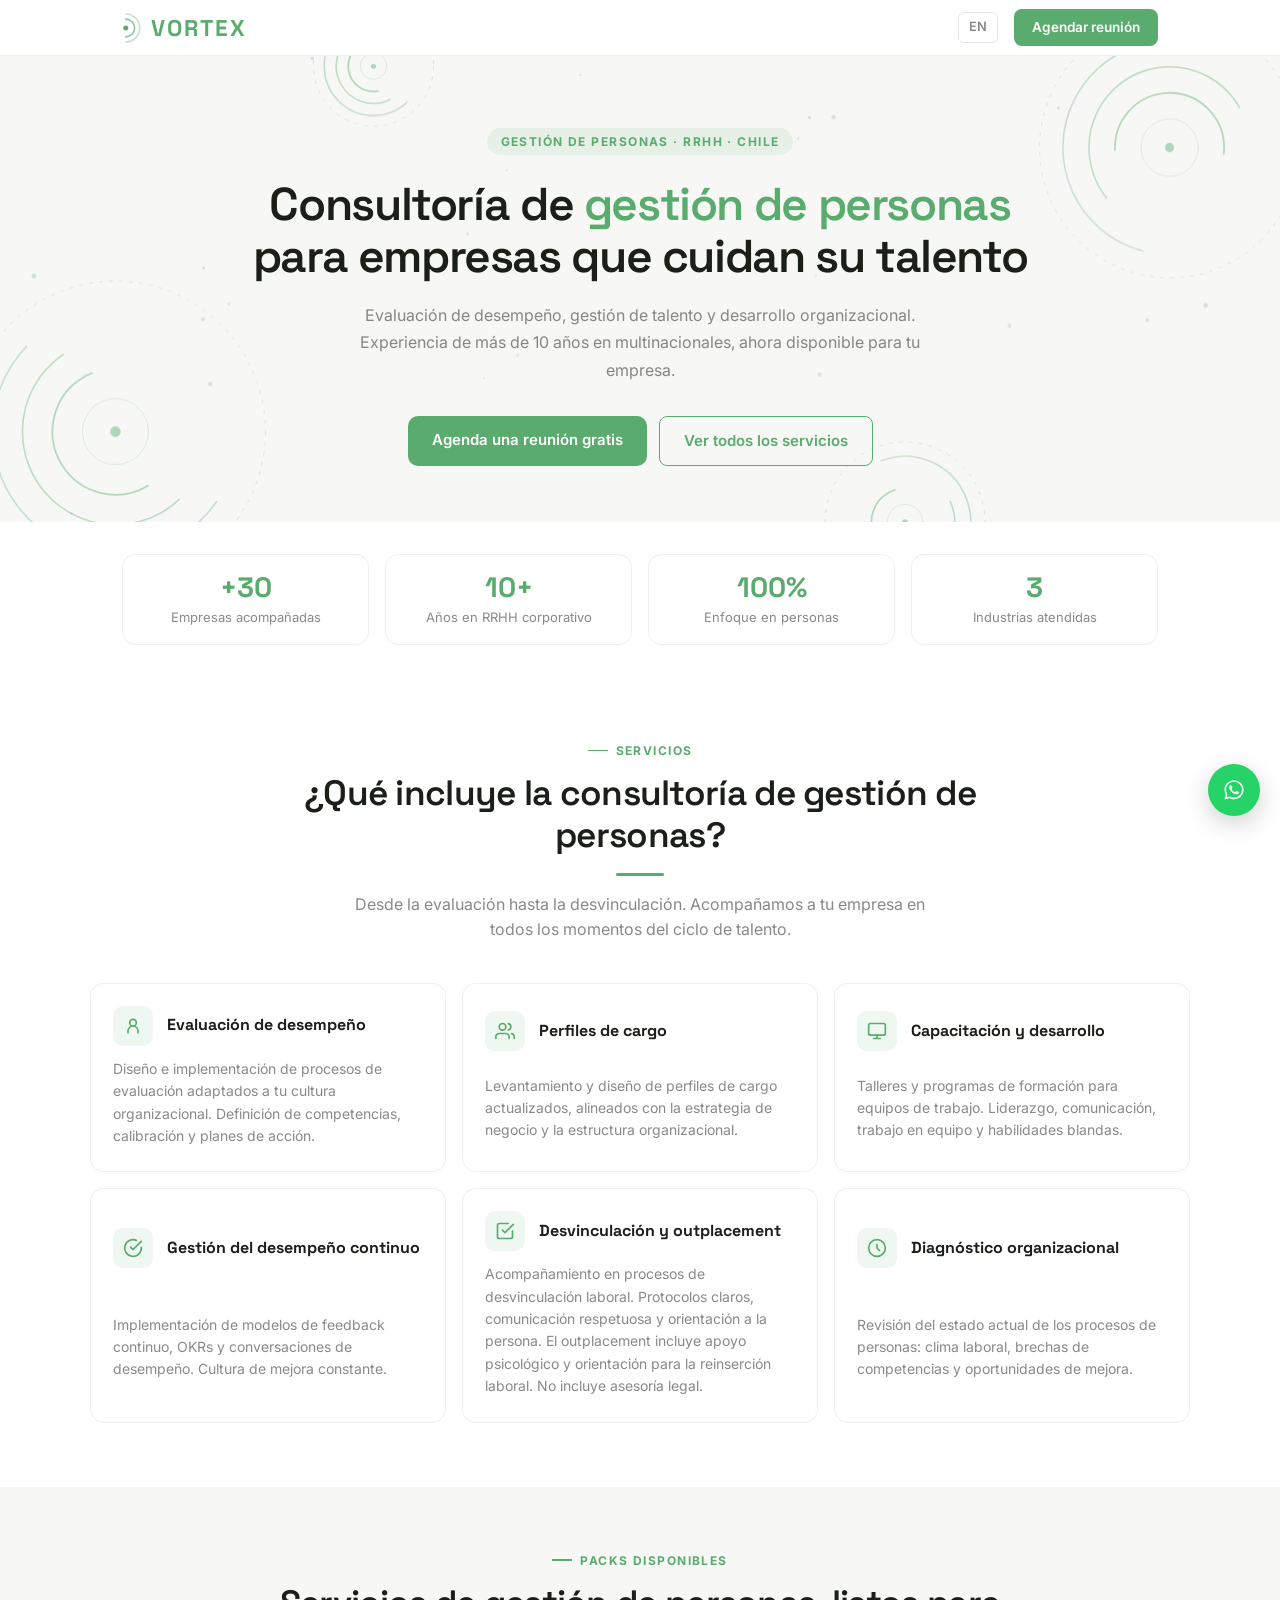
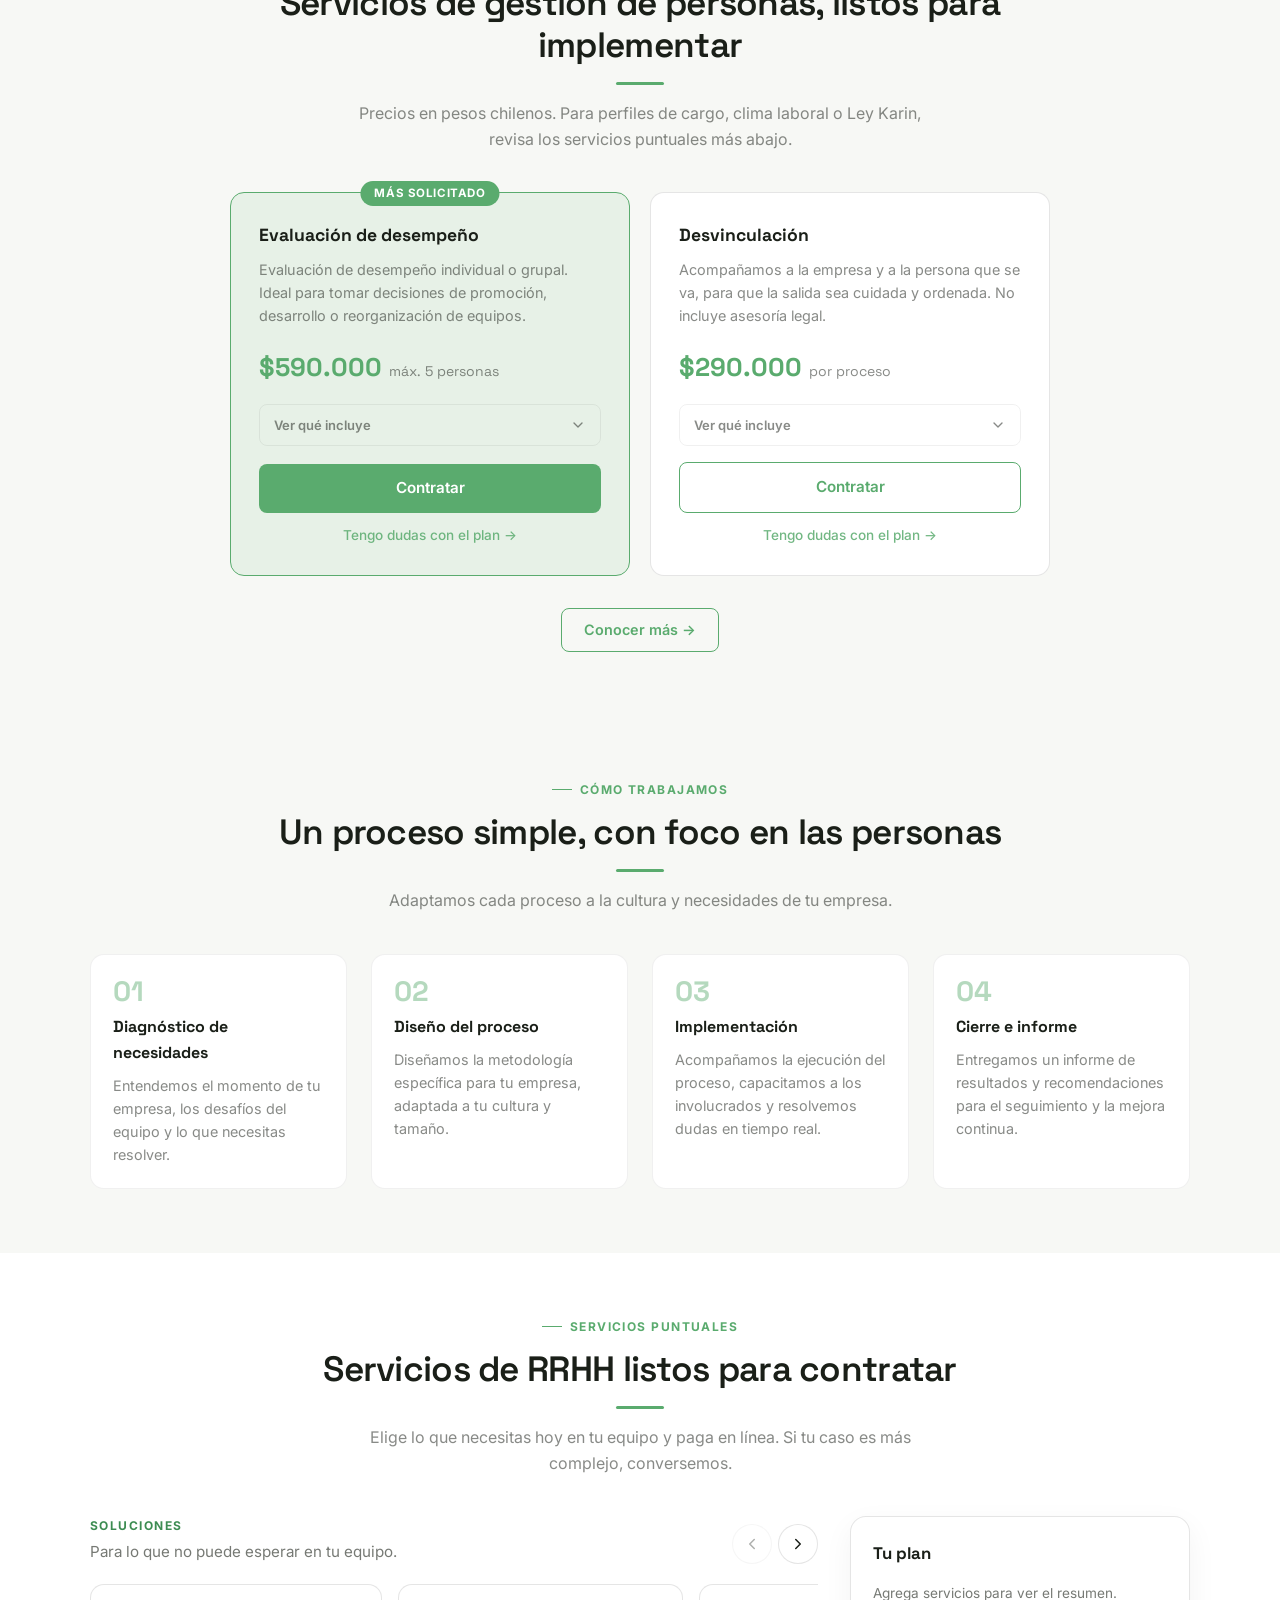
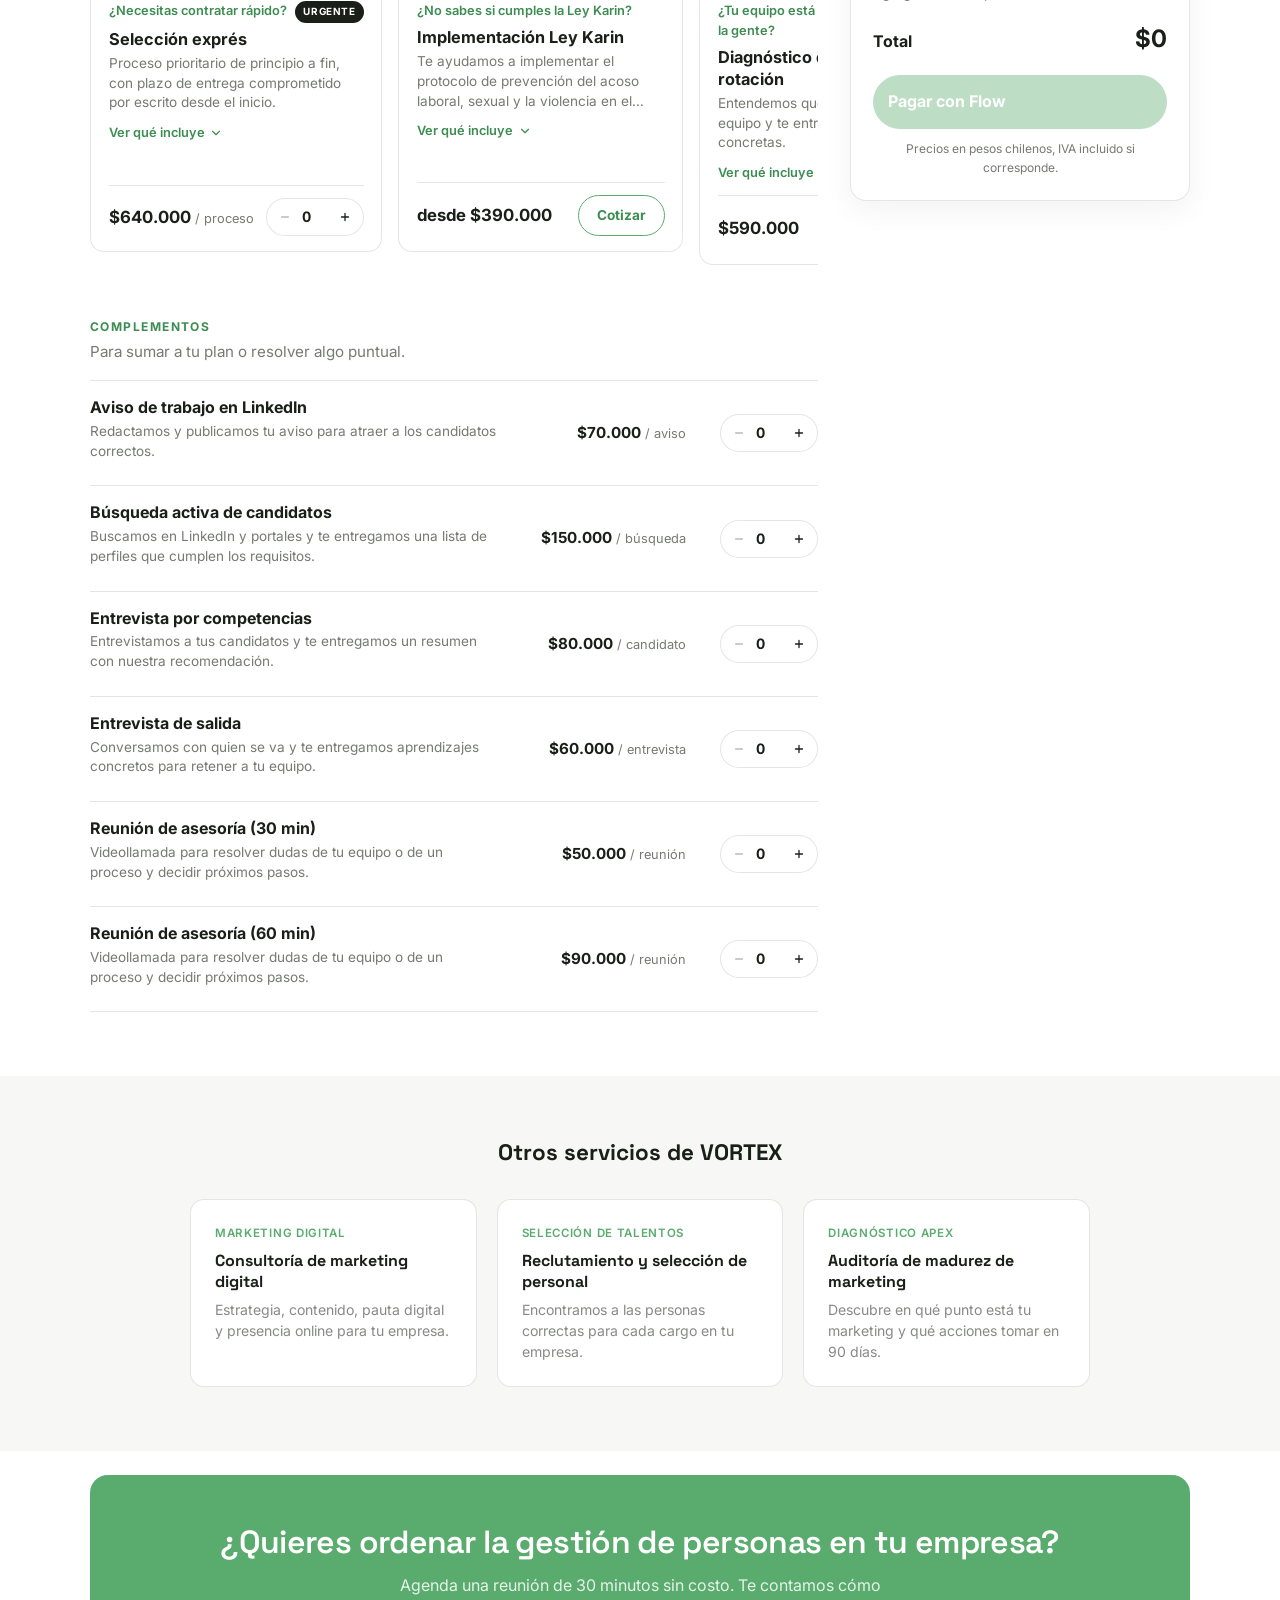
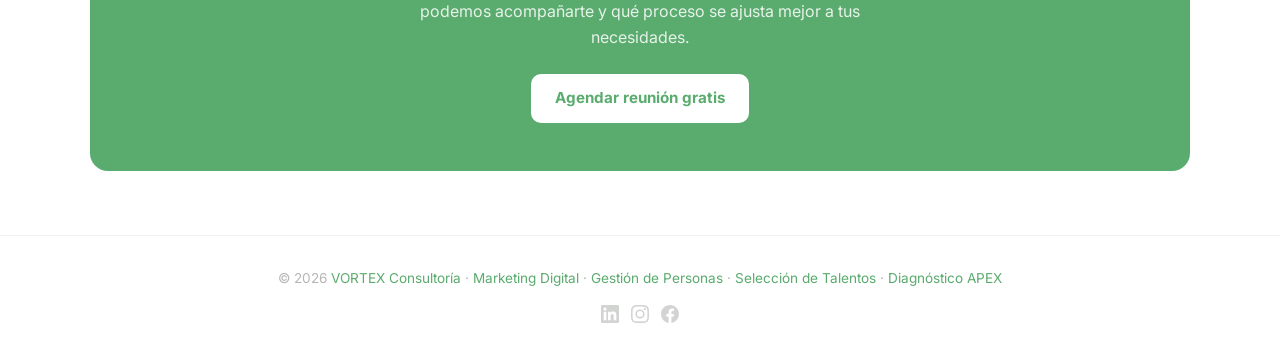
<file: gestion-de-personas/index.html>
<!DOCTYPE html>
<html lang="es">
<head>
  <!-- Google Tag Manager -->
  <script>(function(w,d,s,l,i){w[l]=w[l]||[];w[l].push({'gtm.start':
  new Date().getTime(),event:'gtm.js'});var f=d.getElementsByTagName(s)[0],
  j=d.createElement(s),dl=l!='dataLayer'?'&l='+l:'';j.async=true;j.src=
  'https://www.googletagmanager.com/gtm.js?id='+i+dl;f.parentNode.insertBefore(j,f);
  })(window,document,'script','dataLayer','GTM-PHNP8BP2');</script>
  <!-- End Google Tag Manager -->
  <meta charset="UTF-8">
  <meta name="viewport" content="width=device-width, initial-scale=1.0">
  <title>Consultora de Recursos Humanos en Santiago, Chile | VORTEX</title>
  <meta name="description" content="Evaluación de desempeño, perfiles de cargo, evaluación psicolaboral y outplacement para empresas en Chile, con psicóloga laboral a cargo. Cotiza en línea.">
  <meta name="robots" content="index, follow">
  <link rel="canonical" href="https://vortexcor.com/gestion-de-personas/">
  <link rel="alternate" hreflang="es-CL" href="https://vortexcor.com/gestion-de-personas/">
  <link rel="alternate" hreflang="en" href="https://vortexcor.com/people-management/">
  <link rel="alternate" hreflang="x-default" href="https://vortexcor.com/people-management/">
  <link rel="icon" type="image/svg+xml" href="data:image/svg+xml,%3Csvg xmlns='http://www.w3.org/2000/svg' viewBox='0 0 36 36'%3E%3Ccircle cx='18' cy='18' r='18' fill='%235aab6e'/%3E%3Ctext x='18' y='24' text-anchor='middle' font-family='Arial' font-weight='bold' font-size='16' fill='white'%3EV%3C/text%3E%3C/svg%3E">
  <link rel="apple-touch-icon" href="/apple-touch-icon.png">
  <meta property="og:locale" content="es_CL">
  <meta property="og:type" content="website">
  <meta property="og:url" content="https://vortexcor.com/gestion-de-personas/">
  <meta property="og:title" content="Consultora de Recursos Humanos en Santiago, Chile | VORTEX">
  <meta property="og:description" content="Consultoría de recursos humanos para empresas en Chile. Evaluación de desempeño, gestión de talento y desarrollo organizacional.">
  <meta property="og:image" content="https://vortexcor.com/og-image.png">
  <script type="application/ld+json">
{
  "@context": "https://schema.org",
  "@graph": [
    {
      "@type": "Service",
      "@id": "https://vortexcor.com/gestion-de-personas/#service",
      "name": "Consultoría de Gestión de Personas",
      "serviceType": "Consultoría de recursos humanos",
      "description": "Evaluación de desempeño y psicolaboral, perfiles de cargo y acompañamiento en procesos de desvinculación (outplacement) para empresas en Chile.",
      "provider": { "@id": "https://vortexcor.com/#org" },
      "areaServed": { "@type": "Country", "name": "Chile" },
      "url": "https://vortexcor.com/gestion-de-personas/",
      "offers": [
        {
          "@type": "Offer",
          "name": "Evaluación de desempeño",
          "description": "Hasta cinco personas. Perfil por competencias y psicológico, informes individuales y sesión de retroalimentación. Evaluación 360° opcional.",
          "price": "590000",
          "priceCurrency": "CLP"
        },
        {
          "@type": "Offer",
          "name": "Desvinculación y outplacement",
          "description": "Acompañamiento en la salida, entrevista de salida, apoyo psicológico e informe final.",
          "price": "290000",
          "priceCurrency": "CLP"
        },
        {
          "@type": "Offer",
          "name": "Perfiles de cargo (pack de 3)",
          "price": "150000",
          "priceCurrency": "CLP"
        }
      ]
    },
    {
      "@type": "BreadcrumbList",
      "itemListElement": [
        { "@type": "ListItem", "position": 1, "name": "Inicio", "item": "https://vortexcor.com/" },
        { "@type": "ListItem", "position": 2, "name": "Gestión de Personas", "item": "https://vortexcor.com/gestion-de-personas/" }
      ]
    }
  ]
}
  </script>
  <link rel="preconnect" href="https://fonts.googleapis.com">
  <link rel="preconnect" href="https://fonts.gstatic.com" crossorigin>
  <link href="https://fonts.googleapis.com/css2?family=Space+Grotesk:wght@400;500;600;700;800&family=Inter:wght@400;500;600&display=swap&font-display=swap" rel="stylesheet">
  <style>
    :root {
      --bg: #ffffff; --bg2: #f7f8f5; --bg3: #eef1ea;
      --border-light: rgba(0,0,0,0.06); --border: rgba(0,0,0,0.10);
      --accent: #5aab6e; --accent-dim: rgba(90,171,110,0.10); --accent-hi: #3d8c52;
      --text: #1a1f18; --text-muted: rgba(26,31,24,0.52); --text-dim: rgba(26,31,24,0.32);
      --radius: 14px; --max: 1100px;
    }
    *, *::before, *::after { box-sizing: border-box; margin: 0; padding: 0; }
    html { scroll-behavior: smooth; font-size: 16px; }
    body { background: var(--bg); color: var(--text); font-family: 'Inter', sans-serif; line-height: 1.6; -webkit-font-smoothing: antialiased; }
    h1,h2,h3,h4 { font-family: 'Space Grotesk', sans-serif; }

    nav { position: sticky; top: 0; z-index: 100; height: 56px; background: rgba(255,255,255,0.92); backdrop-filter: blur(24px); border-bottom: 1px solid var(--border-light); }
    .nav-inner { display: flex; align-items: center; justify-content: space-between; max-width: var(--max); margin: 0 auto; padding: 0 2rem; height: 100%; }
    .nav-logo { text-decoration: none; display: flex; align-items: center; }
    .nav-cta { background: var(--accent); color: #fff; border: none; border-radius: 8px; padding: 8px 18px; font-size: 0.85rem; font-weight: 600; cursor: pointer; text-decoration: none; font-family: inherit; }
    .nav-cta:hover { background: var(--accent-hi); }
    .nav-right { display: flex; align-items: center; gap: 1rem; }
    .lang-switch { font-size: 0.8rem; font-weight: 600; color: var(--text-muted); text-decoration: none; border: 1px solid var(--border); border-radius: 6px; padding: 4px 10px; }
    .lang-switch:hover { border-color: var(--accent); color: var(--accent); }

    .hero { background: var(--bg2); padding: 80px 2rem 64px; text-align: center; }
    .hero-inner { max-width: var(--max); margin: 0 auto; }
    .eyebrow { display: inline-block; font-size: 0.75rem; font-weight: 700; letter-spacing: 0.12em; text-transform: uppercase; color: var(--accent); background: var(--accent-dim); padding: 4px 14px; border-radius: 20px; margin-bottom: 1.5rem; }
    h1 { font-size: clamp(2rem, 5vw, 3rem); font-weight: 800; line-height: 1.15; margin-bottom: 1.25rem; }
    h1 em { color: var(--accent); font-style: normal; }
    .hero-desc { font-size: 1.1rem; color: var(--text-muted); max-width: 600px; margin: 0 auto 2rem; }
    .hero-ctas { display: flex; gap: 12px; justify-content: center; flex-wrap: wrap; }
    .btn-primary { background: var(--accent); color: #fff; padding: 14px 28px; border-radius: 10px; font-weight: 600; font-size: 0.95rem; text-decoration: none; transition: background 0.15s; }
    .btn-primary:hover { background: var(--accent-hi); }
    .btn-ghost { background: transparent; color: var(--text); border: 1.5px solid var(--border); padding: 13px 24px; border-radius: 10px; font-weight: 500; font-size: 0.95rem; text-decoration: none; transition: border-color 0.15s; }
    .btn-ghost:hover { border-color: var(--accent); color: var(--accent); }

    .stats { display: flex; justify-content: center; gap: 3rem; padding: 48px 2rem; border-bottom: 1px solid var(--border-light); flex-wrap: wrap; }
    .stat { text-align: center; }
    .stat-num { font-family: 'Space Grotesk', sans-serif; font-size: 2rem; font-weight: 800; color: var(--accent); }
    .stat-label { font-size: 0.85rem; color: var(--text-muted); margin-top: 2px; }

    section { padding: 72px 2rem; }
    .section-inner { max-width: var(--max); margin: 0 auto; }
    .section-eyebrow { font-size: 0.75rem; font-weight: 700; letter-spacing: 0.12em; text-transform: uppercase; color: var(--accent); margin-bottom: 0.75rem; }
    h2 { font-size: clamp(1.6rem, 3.5vw, 2.2rem); font-weight: 800; line-height: 1.2; margin-bottom: 1rem; }
    .section-sub { font-size: 1.05rem; color: var(--text-muted); max-width: 600px; margin-bottom: 3rem; }

    .services-grid { display: grid; grid-template-columns: repeat(auto-fit, minmax(280px, 1fr)); gap: 1.5rem; }
    .service-card { background: var(--bg2); border-radius: var(--radius); padding: 2rem; border: 1px solid var(--border-light); }
    .service-card h3 { font-size: 1.1rem; font-weight: 700; margin-bottom: 0.75rem; }
    .service-card p { font-size: 0.95rem; color: var(--text-muted); line-height: 1.6; }
    .service-icon { width: 44px; height: 44px; background: var(--accent-dim); border-radius: 10px; display: flex; align-items: center; justify-content: center; margin-bottom: 1rem; }
    .service-icon svg { width: 22px; height: 22px; stroke: var(--accent); fill: none; stroke-width: 2; stroke-linecap: round; }

    .packs-grid { display: grid; grid-template-columns: repeat(auto-fit, minmax(300px, 1fr)); gap: 1.5rem; }
    .pack-card { border-radius: var(--radius); padding: 2rem; border: 1.5px solid var(--border); }
    .pack-card.featured { border-color: var(--accent); }
    .pack-name { font-family: 'Space Grotesk', sans-serif; font-size: 1rem; font-weight: 700; color: var(--accent); margin-bottom: 0.4rem; text-transform: uppercase; letter-spacing: 0.05em; font-size: 0.8rem; }
    .pack-title { font-family: 'Space Grotesk', sans-serif; font-size: 1.15rem; font-weight: 700; margin-bottom: 0.75rem; }
    .pack-desc { font-size: 0.9rem; color: var(--text-muted); margin-bottom: 1.25rem; line-height: 1.6; }
    .pack-price { font-family: 'Space Grotesk', sans-serif; font-size: 1.6rem; font-weight: 800; color: var(--accent); margin-bottom: 1.25rem; }
    .pack-price span { font-size: 0.9rem; color: var(--text-muted); font-weight: 400; }
    .pack-features { list-style: none; display: flex; flex-direction: column; gap: 8px; margin-bottom: 1.5rem; }
    .pack-features li { font-size: 0.9rem; padding-left: 1.25rem; position: relative; }
    .pack-features li::before { content: '✓'; position: absolute; left: 0; color: var(--accent); font-weight: 700; }
    .pack-cta { display: block; text-align: center; background: var(--accent); color: #fff; padding: 12px; border-radius: 8px; font-weight: 600; font-size: 0.95rem; text-decoration: none; transition: background 0.15s; }
    .pack-cta:hover { background: var(--accent-hi); }
    .pack-cta-secondary { background: transparent; color: var(--accent); border: 1.5px solid var(--accent); }
    .pack-cta-secondary:hover { background: var(--accent); color: #fff; }

    .process { background: var(--bg2); }
    .steps { display: grid; grid-template-columns: repeat(auto-fit, minmax(220px, 1fr)); gap: 1.5rem; }
    .step { background: var(--bg); border-radius: var(--radius); padding: 1.75rem; border: 1px solid var(--border-light); }
    .step-num { font-family: 'Space Grotesk', sans-serif; font-size: 2rem; font-weight: 800; color: rgba(90,171,110,0.45); line-height: 1; margin-bottom: 0.75rem; }
    .step h3 { font-size: 1rem; font-weight: 700; margin-bottom: 0.5rem; }
    .step p { font-size: 0.9rem; color: var(--text-muted); }

    .cta-section { background: var(--accent); color: #fff; text-align: center; padding: 72px 2rem; }
    .cta-section h2 { color: #fff; margin-bottom: 1rem; }
    .cta-section p { color: rgba(255,255,255,0.85); margin-bottom: 2rem; font-size: 1.05rem; max-width: 500px; margin-left: auto; margin-right: auto; }
    .btn-white { background: #fff; color: var(--accent); padding: 14px 28px; border-radius: 10px; font-weight: 700; font-size: 0.95rem; text-decoration: none; display: inline-block; }
    .btn-white:hover { opacity: 0.9; }

    footer { padding: 32px 2rem; border-top: 1px solid var(--border-light); text-align: center; }
    .footer-social { display: flex; align-items: center; justify-content: center; gap: 0.75rem; padding-top: 1rem; }
    .footer-social a { display: flex; align-items: center; color: var(--text-dim); opacity: 0.6; transition: opacity 0.2s; }
    .footer-social a:hover { opacity: 1; color: var(--accent); }
    .footer-social svg { width: 18px; height: 18px; fill: currentColor; }
    footer p { font-size: 0.85rem; color: var(--text-dim); }
    footer a { color: var(--accent); text-decoration: none; }

    @media (max-width: 640px) {
      .stats { gap: 2rem; }
      .hero { padding: 56px 1.25rem 48px; }
      section { padding: 56px 1.25rem; }
    }
    .related-services { background: var(--bg2); padding: 64px 2rem; }
    .related-services h2 { text-align: center; font-size: 1.4rem; margin-bottom: 2rem; }
    .related-grid { display: grid; grid-template-columns: repeat(auto-fit, minmax(220px, 1fr)); gap: 1.25rem; max-width: 900px; margin: 0 auto; }
    .related-card { background: var(--bg); border: 1px solid var(--border); border-radius: var(--radius); padding: 1.5rem; text-decoration: none; color: var(--text); transition: box-shadow 0.2s, border-color 0.2s; }
    .related-card:hover { box-shadow: 0 4px 16px rgba(0,0,0,0.08); border-color: var(--accent); }
    .related-card-label { font-size: 0.72rem; font-weight: 600; color: var(--accent); letter-spacing: 0.06em; text-transform: uppercase; margin-bottom: 0.5rem; }
    .related-card h3 { font-size: 1rem; font-weight: 700; margin-bottom: 0.4rem; line-height: 1.3; }
    .related-card p { font-size: 0.88rem; color: var(--text-muted); line-height: 1.5; }
    .price-clp { font-size: 0.65rem; font-weight: 500; color: var(--text-muted); letter-spacing: 0.03em; margin-left: 2px; vertical-align: super; line-height: 1; }
    .plan-actions { margin-top: 1rem; }
    .plan-doubt { display: block; text-align: center; margin-top: 0.75rem; font-size: 0.8125rem; color: var(--accent); text-decoration: none; font-weight: 500; opacity: 0.85; transition: opacity 0.2s; }
    .plan-doubt:hover { opacity: 1; text-decoration: underline; }
    .btn-ghost { display: inline-block; padding: 0.6rem 1.4rem; border: 1.5px solid var(--accent); border-radius: 8px; color: var(--accent); font-weight: 600; font-size: 0.9rem; text-decoration: none; transition: background 0.15s, color 0.15s; }
    .btn-ghost:hover { background: var(--accent); color: #fff; }
  </style>
<link rel="stylesheet" href="/vortex-sub.css">
</head>
<body>
<!-- Google Tag Manager (noscript) -->
<noscript><iframe src="https://www.googletagmanager.com/ns.html?id=GTM-PHNP8BP2"
height="0" width="0" style="display:none;visibility:hidden"></iframe></noscript>
<!-- End Google Tag Manager (noscript) -->

<nav>
  <div class="nav-inner">
    <a href="/" class="nav-logo" aria-label="Volver al inicio">
      <svg viewBox="0 0 200 60" height="38" fill="none" xmlns="http://www.w3.org/2000/svg">
        <g transform="translate(6,30) rotate(-90 0 0)">
          <circle cx="0" cy="0" r="22" stroke="#5aab6e" stroke-width="2.5" fill="none" opacity="0.35" stroke-dasharray="69.1 69.1" stroke-linecap="round"/>
          <circle cx="0" cy="0" r="14" stroke="#5aab6e" stroke-width="2.5" fill="none" opacity="0.7" stroke-dasharray="44 44" stroke-linecap="round"/>
          <circle cx="0" cy="0" r="4" fill="#5aab6e"/>
        </g>
        <text x="46" y="42" font-family="'Space Grotesk',Arial,sans-serif" font-weight="800" font-size="36" letter-spacing="3" fill="#5aab6e">VORTEX</text>
      </svg>
    </a>
    <div class="nav-right">
      <a href="/people-management/" class="lang-switch">EN</a>
      <a href="https://calendly.com/vortexcor2026/30-min-reunion-consulta-marketing-clone" class="nav-cta" target="_blank" rel="noopener">Agendar reunión</a>
    </div>
  </div>
</nav>

<section class="hero">
  <div class="hero-inner">
    <div class="eyebrow">Gestión de Personas · RRHH · Chile</div>
    <h1>Consultoría de <em>gestión de personas</em> <br>para empresas que cuidan su talento</h1>
    <p class="hero-desc">Evaluación de desempeño, gestión de talento y desarrollo organizacional. Experiencia de más de 10 años en multinacionales, ahora disponible para tu empresa.</p>
    <div class="hero-ctas">
      <a href="https://calendly.com/vortexcor2026/30-min-reunion-consulta-marketing-clone" class="btn-primary" target="_blank" rel="noopener">Agenda una reunión gratis</a>
      <a href="/" class="btn-ghost">Ver todos los servicios</a>
    </div>
  </div>
</section>

<div class="stats">
  <div class="stat"><div class="stat-num">+30</div><div class="stat-label">empresas acompañadas</div></div>
  <div class="stat"><div class="stat-num">10+</div><div class="stat-label">años en RRHH corporativo</div></div>
  <div class="stat"><div class="stat-num">100%</div><div class="stat-label">enfoque en personas</div></div>
  <div class="stat"><div class="stat-num">3</div><div class="stat-label">industrias atendidas</div></div>
</div>

<section>
  <div class="section-inner">
    <div class="section-eyebrow">Servicios</div>
    <h2>¿Qué incluye la consultoría de gestión de personas?</h2>
    <p class="section-sub">Desde la evaluación hasta la desvinculación. Acompañamos a tu empresa en todos los momentos del ciclo de talento.</p>
    <div class="services-grid">
      <div class="service-card">
        <div class="service-icon"><svg viewBox="0 0 24 24"><circle cx="12" cy="8" r="4"/><path d="M6 20v-2a6 6 0 0 1 12 0v2"/></svg></div>
        <h3>Evaluación de desempeño</h3>
        <p>Diseño e implementación de procesos de evaluación adaptados a tu cultura organizacional. Definición de competencias, calibración y planes de acción.</p>
      </div>
      <div class="service-card">
        <div class="service-icon"><svg viewBox="0 0 24 24"><path d="M17 21v-2a4 4 0 0 0-4-4H5a4 4 0 0 0-4 4v2"/><circle cx="9" cy="7" r="4"/><path d="M23 21v-2a4 4 0 0 0-3-3.87M16 3.13a4 4 0 0 1 0 7.75"/></svg></div>
        <h3>Perfiles de cargo</h3>
        <p>Levantamiento y diseño de perfiles de cargo actualizados, alineados con la estrategia de negocio y la estructura organizacional.</p>
      </div>
      <div class="service-card">
        <div class="service-icon"><svg viewBox="0 0 24 24"><rect x="2" y="3" width="20" height="14" rx="2"/><path d="M8 21h8M12 17v4"/></svg></div>
        <h3>Capacitación y desarrollo</h3>
        <p>Talleres y programas de formación para equipos de trabajo. Liderazgo, comunicación, trabajo en equipo y habilidades blandas.</p>
      </div>
      <div class="service-card">
        <div class="service-icon"><svg viewBox="0 0 24 24"><path d="M22 11.08V12a10 10 0 1 1-5.93-9.14"/><polyline points="22 4 12 14.01 9 11.01"/></svg></div>
        <h3>Gestión del desempeño continuo</h3>
        <p>Implementación de modelos de feedback continuo, OKRs y conversaciones de desempeño. Cultura de mejora constante.</p>
      </div>
      <div class="service-card">
        <div class="service-icon"><svg viewBox="0 0 24 24"><path d="M9 11l3 3L22 4"/><path d="M21 12v7a2 2 0 0 1-2 2H5a2 2 0 0 1-2-2V5a2 2 0 0 1 2-2h11"/></svg></div>
        <h3>Desvinculación y outplacement</h3>
        <p>Acompañamiento en procesos de desvinculación laboral. Protocolos claros, comunicación respetuosa y orientación a la persona. El outplacement incluye apoyo psicológico y orientación para la reinserción laboral. No incluye asesoría legal.</p>
      </div>
      <div class="service-card">
        <div class="service-icon"><svg viewBox="0 0 24 24"><circle cx="12" cy="12" r="10"/><path d="M12 8v4l3 3"/></svg></div>
        <h3>Diagnóstico organizacional</h3>
        <p>Revisión del estado actual de los procesos de personas: clima laboral, brechas de competencias y oportunidades de mejora.</p>
      </div>
    </div>
  </div>
</section>

<section style="background: var(--bg2);">
  <div class="section-inner">
    <div class="section-eyebrow">Packs disponibles</div>
    <h2>Servicios de gestión de personas, listos para implementar</h2>
    <p class="section-sub">Precios en pesos chilenos. Para perfiles de cargo, clima laboral o Ley Karin, revisa los servicios puntuales más abajo.</p>
    <div class="packs-grid" style="grid-template-columns: repeat(2, minmax(0, 1fr)); max-width: 820px; margin: 0 auto;">
      <div class="pack-card featured"><div class="pack-badge">MÁS SOLICITADO</div>
        <div class="pack-title">Evaluación de desempeño</div>
        <div class="pack-desc">Evaluación de desempeño individual o grupal. Ideal para tomar decisiones de promoción, desarrollo o reorganización de equipos.</div>
        <div class="pack-price">$590.000<span class="price-clp">CLP</span> <span>máx. 5 personas</span></div>
        <ul class="pack-features">
          <li>Test de competencias laborales</li>
          <li>Perfil psicológico laboral</li>
          <li>Informe individual con recomendaciones</li>
          <li>Sesión de feedback (30 min)</li>
          <li>Evaluación 360° disponible para equipos</li>
        </ul>
        <div class="plan-actions">
          <a href="#" onclick="payWithFlow('i97f46c536ea1cc3f5d65b025f5b3af9ebaff9a8');return false;" class="pack-cta">Contratar</a>
          <a href="https://calendly.com/vortexcor2026/30-min-reunion-consulta-marketing-clone" class="plan-doubt" target="_blank" rel="noopener">Tengo dudas con el plan →</a>
        </div>
      </div>
      <div class="pack-card">
        <div class="pack-title">Desvinculación</div>
        <div class="pack-desc">Acompañamos a la empresa y a la persona que se va, para que la salida sea cuidada y ordenada. No incluye asesoría legal.</div>
        <div class="pack-price">$290.000<span class="price-clp">CLP</span> <span>por proceso</span></div>
        <ul class="pack-features">
          <li>Orientación en el proceso de desvinculación</li>
          <li>Entrevista de salida</li>
          <li>Apoyo psicológico al trabajador</li>
          <li>Informe final para la empresa</li>
        </ul>
        <div class="plan-actions">
          <a href="#" onclick="payWithFlow('na811dc9c556b4b25d7f9692dfef8857f2ef2e6c');return false;" class="pack-cta pack-cta-secondary">Contratar</a>
          <a href="https://calendly.com/vortexcor2026/30-min-reunion-consulta-marketing-clone" class="plan-doubt" target="_blank" rel="noopener">Tengo dudas con el plan →</a>
        </div>
      </div>
    </div>
    <div style="text-align:center;margin-top:2rem;">
      <a href="/gestion-de-personas/" class="btn-ghost">Conocer más →</a>
    </div>
  </div>
</section>

<section class="process">
  <div class="section-inner">
    <div class="section-eyebrow">Cómo trabajamos</div>
    <h2>Un proceso simple, con foco en las personas</h2>
    <p class="section-sub">Adaptamos cada proceso a la cultura y necesidades de tu empresa.</p>
    <div class="steps">
      <div class="step"><div class="step-num">01</div><h3>Diagnóstico de necesidades</h3><p>Entendemos el momento de tu empresa, los desafíos del equipo y lo que necesitas resolver.</p></div>
      <div class="step"><div class="step-num">02</div><h3>Diseño del proceso</h3><p>Diseñamos la metodología específica para tu empresa, adaptada a tu cultura y tamaño.</p></div>
      <div class="step"><div class="step-num">03</div><h3>Implementación</h3><p>Acompañamos la ejecución del proceso, capacitamos a los involucrados y resolvemos dudas en tiempo real.</p></div>
      <div class="step"><div class="step-num">04</div><h3>Cierre e informe</h3><p>Entregamos un informe de resultados y recomendaciones para el seguimiento y la mejora continua.</p></div>
    </div>
  </div>
</section>

<section id="servicios-puntuales">
  <div class="section-inner">
    <div class="section-eyebrow">Servicios puntuales</div>
    <h2>Servicios de RRHH listos para contratar</h2>
    <p class="section-sub">Elige lo que necesitas hoy en tu equipo y paga en línea. Si tu caso es más complejo, conversemos.</p>
    <div data-vx-arma data-line="rrhh"></div>
  </div>
</section>

<section class="related-services">
  <h2>Otros servicios de VORTEX</h2>
  <div class="related-grid">
    <a href="/marketing-digital/" class="related-card">
      <div class="related-card-label">Marketing Digital</div>
      <h3>Consultoría de marketing digital</h3>
      <p>Estrategia, contenido, pauta digital y presencia online para tu empresa.</p>
    </a>
    <a href="/seleccion-de-talentos/" class="related-card">
      <div class="related-card-label">Selección de Talentos</div>
      <h3>Reclutamiento y selección de personal</h3>
      <p>Encontramos a las personas correctas para cada cargo en tu empresa.</p>
    </a>
    <a href="/diagnostico-apex/" class="related-card">
      <div class="related-card-label">Diagnóstico APEX</div>
      <h3>Auditoría de madurez de marketing</h3>
      <p>Descubre en qué punto está tu marketing y qué acciones tomar en 90 días.</p>
    </a>
  </div>
</section>

<section class="cta-section">
  <h2>¿Quieres ordenar la gestión de personas en tu empresa?</h2>
  <p>Agenda una reunión de 30 minutos sin costo. Te contamos cómo podemos acompañarte y qué proceso se ajusta mejor a tus necesidades.</p>
  <a href="https://calendly.com/vortexcor2026/30-min-reunion-consulta-marketing-clone" class="btn-white" target="_blank" rel="noopener">Agendar reunión gratis</a>
</section>

<footer>
  <p>© 2026 <a href="/">VORTEX Consultoría</a> · <a href="/marketing-digital/">Marketing Digital</a> · <a href="/gestion-de-personas/">Gestión de Personas</a> · <a href="/seleccion-de-talentos/">Selección de Talentos</a> · <a href="/diagnostico-apex/">Diagnóstico APEX</a></p>
<div class="footer-social">
  <a href="https://www.linkedin.com/company/vortex-cor" target="_blank" rel="noopener" aria-label="LinkedIn"><svg viewBox="0 0 24 24" xmlns="http://www.w3.org/2000/svg"><path d="M20.447 20.452h-3.554v-5.569c0-1.328-.027-3.037-1.852-3.037-1.853 0-2.136 1.445-2.136 2.939v5.667H9.351V9h3.414v1.561h.046c.477-.9 1.637-1.85 3.37-1.85 3.601 0 4.267 2.37 4.267 5.455v6.286zM5.337 7.433a2.062 2.062 0 0 1-2.063-2.065 2.064 2.064 0 1 1 2.063 2.065zm1.782 13.019H3.555V9h3.564v11.452zM22.225 0H1.771C.792 0 0 .774 0 1.729v20.542C0 23.227.792 24 1.771 24h20.451C23.2 24 24 23.227 24 22.271V1.729C24 .774 23.2 0 22.222 0h.003z"/></svg></a>
  <a href="https://www.instagram.com/somosvortexcor/" target="_blank" rel="noopener" aria-label="Instagram"><svg viewBox="0 0 24 24" xmlns="http://www.w3.org/2000/svg"><path d="M12 2.163c3.204 0 3.584.012 4.85.07 3.252.148 4.771 1.691 4.919 4.919.058 1.265.069 1.645.069 4.849 0 3.205-.012 3.584-.069 4.849-.149 3.225-1.664 4.771-4.919 4.919-1.266.058-1.644.07-4.85.07-3.204 0-3.584-.012-4.849-.07-3.26-.149-4.771-1.699-4.919-4.92-.058-1.265-.07-1.644-.07-4.849 0-3.204.013-3.583.07-4.849.149-3.227 1.664-4.771 4.919-4.919 1.266-.057 1.645-.069 4.849-.069zM12 0C8.741 0 8.333.014 7.053.072 2.695.272.273 2.69.073 7.052.014 8.333 0 8.741 0 12c0 3.259.014 3.668.072 4.948.2 4.358 2.618 6.78 6.98 6.98C8.333 23.986 8.741 24 12 24c3.259 0 3.668-.014 4.948-.072 4.354-.2 6.782-2.618 6.979-6.98.059-1.28.073-1.689.073-4.948 0-3.259-.014-3.667-.072-4.947-.196-4.354-2.617-6.78-6.979-6.98C15.668.014 15.259 0 12 0zm0 5.838a6.162 6.162 0 1 0 0 12.324 6.162 6.162 0 0 0 0-12.324zM12 16a4 4 0 1 1 0-8 4 4 0 0 1 0 8zm6.406-11.845a1.44 1.44 0 1 0 0 2.881 1.44 1.44 0 0 0 0-2.881z"/></svg></a>
  <a href="https://www.facebook.com/profile.php?id=61596441601924" target="_blank" rel="noopener" aria-label="Facebook"><svg viewBox="0 0 24 24" xmlns="http://www.w3.org/2000/svg"><path d="M24 12.073c0-6.627-5.373-12-12-12s-12 5.373-12 12c0 5.99 4.388 10.954 10.125 11.854v-8.385H7.078v-3.47h3.047V9.43c0-3.007 1.792-4.669 4.533-4.669 1.312 0 2.686.235 2.686.235v2.953H15.83c-1.491 0-1.956.925-1.956 1.874v2.25h3.328l-.532 3.47h-2.796v8.385C19.612 23.027 24 18.062 24 12.073z"/></svg></a>
</div>

</footer>

<script>
  function payWithFlow(token) {
    const modal = document.getElementById('checkout-modal');
    modal.dataset.token = token;
    document.getElementById('checkout-name').value = '';
    document.getElementById('checkout-email').value = '';
    document.getElementById('checkout-error').textContent = '';
    modal.style.display = 'flex';
    document.getElementById('checkout-name').focus();
  }
  document.addEventListener('DOMContentLoaded', () => {
    if (new URLSearchParams(location.search).get('pago') === 'ok') {
      document.getElementById('pago-ok-modal').style.display = 'flex';
    }
    document.getElementById('checkout-cancel').addEventListener('click', () => {
      document.getElementById('checkout-modal').style.display = 'none';
    });
    document.getElementById('checkout-modal').addEventListener('click', (e) => {
      if (e.target === document.getElementById('checkout-modal')) document.getElementById('checkout-modal').style.display = 'none';
    });
    document.getElementById('checkout-form').addEventListener('submit', async (e) => {
      e.preventDefault();
      const modal = document.getElementById('checkout-modal');
      const token = modal.dataset.token;
      const name = document.getElementById('checkout-name').value.trim();
      const email = document.getElementById('checkout-email').value.trim();
      const errEl = document.getElementById('checkout-error');
      const btn = document.getElementById('checkout-submit');
      if (!name || !email) { errEl.textContent = 'Por favor completa todos los campos.'; return; }
      btn.disabled = true; btn.textContent = 'Un momento…'; errEl.textContent = '';
      try {
        const res = await fetch('/.netlify/functions/create-payment', {
          method: 'POST', headers: { 'Content-Type': 'application/json' },
          body: JSON.stringify({ token, name, email, ...(window._armaItems && token === 'i3d1a9b1b20dfcf2232829658b9f49f3fc336bfc' ? { items: window._armaItems } : {}) })
        });
        const data = await res.json();
        modal.style.display = 'none';
        if (data.url) { window.location.href = data.url; }
        else { errEl.textContent = data.error || 'Error al conectar con el sistema de pago.'; btn.disabled = false; btn.textContent = 'Ir a pagar'; }
      } catch (err) {
        errEl.textContent = 'Error de conexión. Intenta de nuevo.'; btn.disabled = false; btn.textContent = 'Ir a pagar';
      }
    });
  });
</script>

<div id="pago-ok-modal" style="display:none;position:fixed;inset:0;z-index:10000;background:rgba(0,0,0,.55);align-items:center;justify-content:center;padding:1rem;">
  <div style="background:#fff;border-radius:12px;padding:2.5rem 2rem;max-width:420px;width:100%;box-shadow:0 8px 40px rgba(0,0,0,.18);text-align:center;">
    <div style="font-size:2.5rem;margin-bottom:1rem;">✅</div>
    <h3 style="margin:0 0 .5rem;font-size:1.3rem;">¡Pago recibido!</h3>
    <p style="margin:0 0 1.5rem;font-size:.95rem;color:#555;">Gracias por tu compra. Te enviaremos un email de confirmación con los próximos pasos.</p>
    <button onclick="document.getElementById('pago-ok-modal').style.display='none';history.replaceState(null,'',location.pathname);" style="background:#2d6a4f;color:#fff;border:none;border-radius:8px;padding:.75rem 2rem;font-size:1rem;cursor:pointer;">Cerrar</button>
  </div>
</div>

<div id="checkout-modal" style="display:none;position:fixed;inset:0;z-index:9999;background:rgba(0,0,0,.55);align-items:center;justify-content:center;padding:1rem;">
  <div style="background:#fff;border-radius:12px;padding:2rem 2rem 1.75rem;max-width:420px;width:100%;box-shadow:0 8px 40px rgba(0,0,0,.18);">
    <h3 style="margin:0 0 .35rem;font-size:1.2rem;color:#0b0b0b;">Un paso antes de pagar</h3>
    <p style="margin:0 0 1.25rem;font-size:.93rem;color:#555;">Necesitamos tus datos para enviarte la bienvenida y coordinar el inicio.</p>
    <form id="checkout-form" novalidate>
      <label style="display:block;margin-bottom:.85rem;">
        <span style="font-size:.85rem;font-weight:600;color:#0b0b0b;display:block;margin-bottom:.3rem;">Nombre</span>
        <input id="checkout-name" type="text" placeholder="Tu nombre completo" autocomplete="name" style="width:100%;box-sizing:border-box;padding:.6rem .8rem;border:1.5px solid #ddd;border-radius:7px;font-size:.97rem;outline:none;" onfocus="this.style.borderColor='#5aab6e'" onblur="this.style.borderColor='#ddd'">
      </label>
      <label style="display:block;margin-bottom:1.1rem;">
        <span style="font-size:.85rem;font-weight:600;color:#0b0b0b;display:block;margin-bottom:.3rem;">Email</span>
        <input id="checkout-email" type="email" placeholder="tu@email.com" autocomplete="email" style="width:100%;box-sizing:border-box;padding:.6rem .8rem;border:1.5px solid #ddd;border-radius:7px;font-size:.97rem;outline:none;" onfocus="this.style.borderColor='#5aab6e'" onblur="this.style.borderColor='#ddd'">
      </label>
      <p id="checkout-error" style="color:#d94040;font-size:.85rem;margin:-.5rem 0 .75rem;min-height:1.1em;"></p>
      <div style="display:flex;gap:.75rem;justify-content:flex-end;">
        <button id="checkout-cancel" type="button" style="padding:.55rem 1.2rem;border:1.5px solid #ddd;border-radius:7px;background:#fff;color:#555;font-size:.93rem;cursor:pointer;">Cancelar</button>
        <button id="checkout-submit" type="submit" style="padding:.55rem 1.5rem;border:none;border-radius:7px;background:#5aab6e;color:#fff;font-size:.95rem;font-weight:600;cursor:pointer;">Ir a pagar</button>
      </div>
    </form>
  </div>
</div>

<script src="/vortex-catalog.js" defer></script>
<script src="/vortex-arma.js" defer></script>
<script src="/vortex-tracking.js" defer></script>
<script src="/vortex-sub.js" defer></script>
<script src="/vortex-wa.js" defer></script>
</body>
</html>
</file>
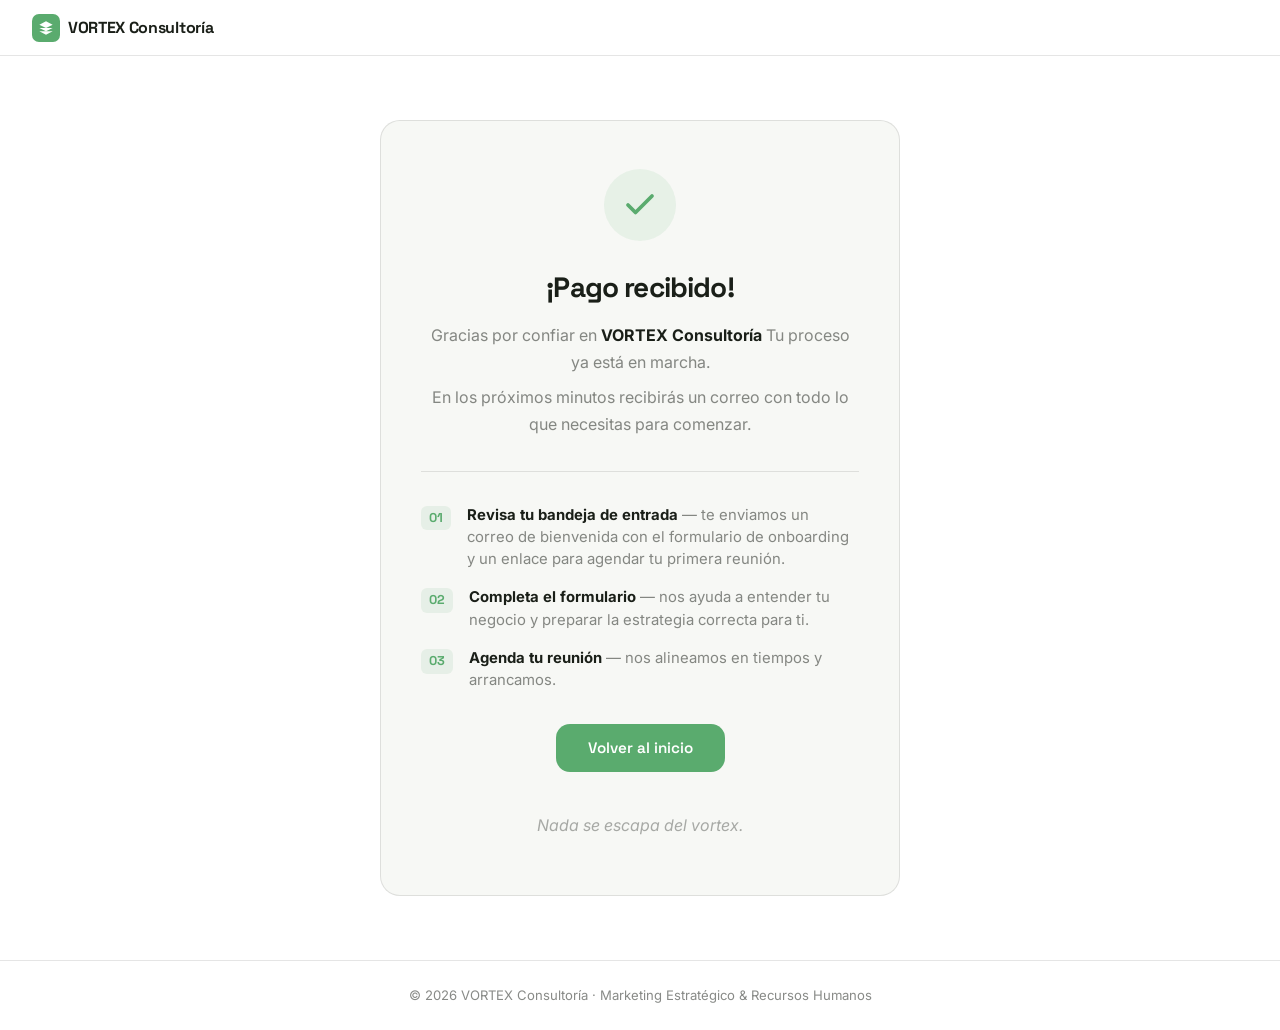
<file: gracias/index.html>
<!DOCTYPE html>
<html lang="es">
<head>
  <!-- Google Tag Manager -->
  <script>(function(w,d,s,l,i){w[l]=w[l]||[];w[l].push({'gtm.start':
  new Date().getTime(),event:'gtm.js'});var f=d.getElementsByTagName(s)[0],
  j=d.createElement(s),dl=l!='dataLayer'?'&l='+l:'';j.async=true;j.src=
  'https://www.googletagmanager.com/gtm.js?id='+i+dl;f.parentNode.insertBefore(j,f);
  })(window,document,'script','dataLayer','GTM-PHNP8BP2');</script>
  <!-- End Google Tag Manager -->
  <meta charset="UTF-8">
  <meta name="viewport" content="width=device-width, initial-scale=1.0">
  <title>Pago exitoso | VORTEX</title>
  <meta name="robots" content="noindex, nofollow">
  <link rel="icon" type="image/svg+xml" href="data:image/svg+xml,%3Csvg xmlns='http://www.w3.org/2000/svg' viewBox='0 0 36 36'%3E%3Ccircle cx='18' cy='18' r='18' fill='%235aab6e'/%3E%3Ctext x='18' y='24' text-anchor='middle' font-family='Arial' font-weight='bold' font-size='16' fill='white'%3EV%3C/text%3E%3C/svg%3E">
  <link rel="preconnect" href="https://fonts.googleapis.com">
  <link rel="preconnect" href="https://fonts.gstatic.com" crossorigin>
  <link href="https://fonts.googleapis.com/css2?family=Space+Grotesk:wght@400;500;600;700;800&family=Inter:wght@400;500;600&display=swap" rel="stylesheet">
  <style>
    :root {
      --bg: #ffffff;
      --bg2: #f7f8f5;
      --accent: #5aab6e;
      --accent-dim: rgba(90,171,110,0.10);
      --accent-hi: #3d8c52;
      --text: #1a1f18;
      --text-muted: rgba(26,31,24,0.52);
      --border: rgba(0,0,0,0.10);
      --radius: 14px;
    }

    *, *::before, *::after { box-sizing: border-box; margin: 0; padding: 0; }
    html { scroll-behavior: smooth; font-size: 16px; }
    body {
      background: var(--bg);
      color: var(--text);
      font-family: 'Inter', sans-serif;
      line-height: 1.6;
      -webkit-font-smoothing: antialiased;
      min-height: 100vh;
      display: flex;
      flex-direction: column;
    }

    h1, h2, h3 { font-family: 'Space Grotesk', sans-serif; }

    /* NAV */
    nav {
      height: 56px;
      background: rgba(255,255,255,0.92);
      backdrop-filter: blur(24px);
      border-bottom: 1px solid var(--border);
      display: flex;
      align-items: center;
      padding: 0 2rem;
    }
    .nav-logo {
      display: flex;
      align-items: center;
      gap: 8px;
      text-decoration: none;
      color: var(--text);
    }
    .nav-logo-icon {
      width: 28px; height: 28px;
      background: var(--accent);
      border-radius: 7px;
      display: flex; align-items: center; justify-content: center;
    }
    .nav-logo-icon svg { width: 16px; height: 16px; fill: white; }
    .nav-logo-name {
      font-family: 'Space Grotesk', sans-serif;
      font-weight: 700;
      font-size: 1rem;
      letter-spacing: -0.02em;
    }

    /* MAIN */
    main {
      flex: 1;
      display: flex;
      align-items: center;
      justify-content: center;
      padding: 4rem 1rem;
    }

    .card {
      background: var(--bg2);
      border: 1px solid var(--border);
      border-radius: 20px;
      padding: 3rem 2.5rem;
      max-width: 520px;
      width: 100%;
      text-align: center;
    }

    .check-circle {
      width: 72px; height: 72px;
      background: var(--accent-dim);
      border-radius: 50%;
      display: flex; align-items: center; justify-content: center;
      margin: 0 auto 1.5rem;
    }
    .check-circle svg {
      width: 36px; height: 36px;
      stroke: var(--accent);
      stroke-width: 2.5;
      fill: none;
      stroke-linecap: round;
      stroke-linejoin: round;
    }

    .card h1 {
      font-size: 1.75rem;
      font-weight: 700;
      letter-spacing: -0.03em;
      margin-bottom: 0.75rem;
      color: var(--text);
    }

    .card p {
      font-size: 1rem;
      color: var(--text-muted);
      margin-bottom: 0.5rem;
      line-height: 1.7;
    }

    .card p strong {
      color: var(--text);
    }

    .divider {
      border: none;
      border-top: 1px solid var(--border);
      margin: 2rem 0;
    }

    .steps {
      text-align: left;
      display: flex;
      flex-direction: column;
      gap: 1rem;
    }

    .step {
      display: flex;
      gap: 1rem;
      align-items: flex-start;
    }

    .step-num {
      font-family: 'Space Grotesk', sans-serif;
      font-size: 0.8rem;
      font-weight: 700;
      color: var(--accent);
      background: var(--accent-dim);
      border-radius: 6px;
      padding: 2px 8px;
      flex-shrink: 0;
      margin-top: 2px;
    }

    .step-text {
      font-size: 0.93rem;
      color: var(--text-muted);
      line-height: 1.5;
    }
    .step-text strong { color: var(--text); }

    .btn {
      display: inline-block;
      margin-top: 2rem;
      padding: 0.75rem 2rem;
      background: var(--accent);
      color: white;
      text-decoration: none;
      border-radius: var(--radius);
      font-family: 'Space Grotesk', sans-serif;
      font-weight: 600;
      font-size: 0.95rem;
      transition: background 0.2s;
    }
    .btn:hover { background: var(--accent-hi); }

    .tagline {
      margin-top: 2.5rem;
      font-size: 0.8rem;
      color: var(--text-muted);
      font-style: italic;
      opacity: 0.7;
    }

    /* FOOTER */
    footer {
      text-align: center;
      padding: 1.5rem;
      font-size: 0.82rem;
      color: var(--text-muted);
      border-top: 1px solid var(--border);
    }
  </style>
</head>
<body>
<!-- Google Tag Manager (noscript) -->
<noscript><iframe src="https://www.googletagmanager.com/ns.html?id=GTM-PHNP8BP2"
height="0" width="0" style="display:none;visibility:hidden"></iframe></noscript>
<!-- End Google Tag Manager (noscript) -->

  <nav>
    <a href="/" class="nav-logo">
      <div class="nav-logo-icon">
        <svg viewBox="0 0 24 24"><path d="M12 2L2 7l10 5 10-5-10-5zM2 17l10 5 10-5M2 12l10 5 10-5"/></svg>
      </div>
      <span class="nav-logo-name">VORTEX Consultoría</span>
    </a>
  </nav>

  <main>
    <div class="card">
      <div class="check-circle">
        <svg viewBox="0 0 24 24"><polyline points="20 6 9 17 4 12"/></svg>
      </div>

      <h1>¡Pago recibido!</h1>
      <p>Gracias por confiar en <strong>VORTEX Consultoría</strong> Tu proceso ya está en marcha.</p>
      <p>En los próximos minutos recibirás un correo con todo lo que necesitas para comenzar.</p>

      <hr class="divider">

      <div class="steps">
        <div class="step">
          <span class="step-num">01</span>
          <span class="step-text"><strong>Revisa tu bandeja de entrada</strong> — te enviamos un correo de bienvenida con el formulario de onboarding y un enlace para agendar tu primera reunión.</span>
        </div>
        <div class="step">
          <span class="step-num">02</span>
          <span class="step-text"><strong>Completa el formulario</strong> — nos ayuda a entender tu negocio y preparar la estrategia correcta para ti.</span>
        </div>
        <div class="step">
          <span class="step-num">03</span>
          <span class="step-text"><strong>Agenda tu reunión</strong> — nos alineamos en tiempos y arrancamos.</span>
        </div>
      </div>

      <a href="/" class="btn">Volver al inicio</a>

      <p class="tagline">Nada se escapa del vortex.</p>
    </div>
  </main>

  <footer>
    © 2026 VORTEX Consultoría · Marketing Estratégico & Recursos Humanos
  </footer>

  <script>
    (async () => {
      const params = new URLSearchParams(window.location.search);
      const token = params.get('token');
      if (!token) return; // acceso directo, mostrar página normal

      try {
        const res = await fetch(`/.netlify/functions/create-payment/status?token=${token}`);
        const data = await res.json();
        // status 2 = exitoso, cualquier otro = fallido
        if (data.status !== 2) {
          window.location.href = '/pago-fallido';
        }
      } catch(e) {
        console.error('status check error', e);
      }
    })();
  </script>
<script src="/vortex-tracking.js" defer></script>
</body>
</html>
</file>
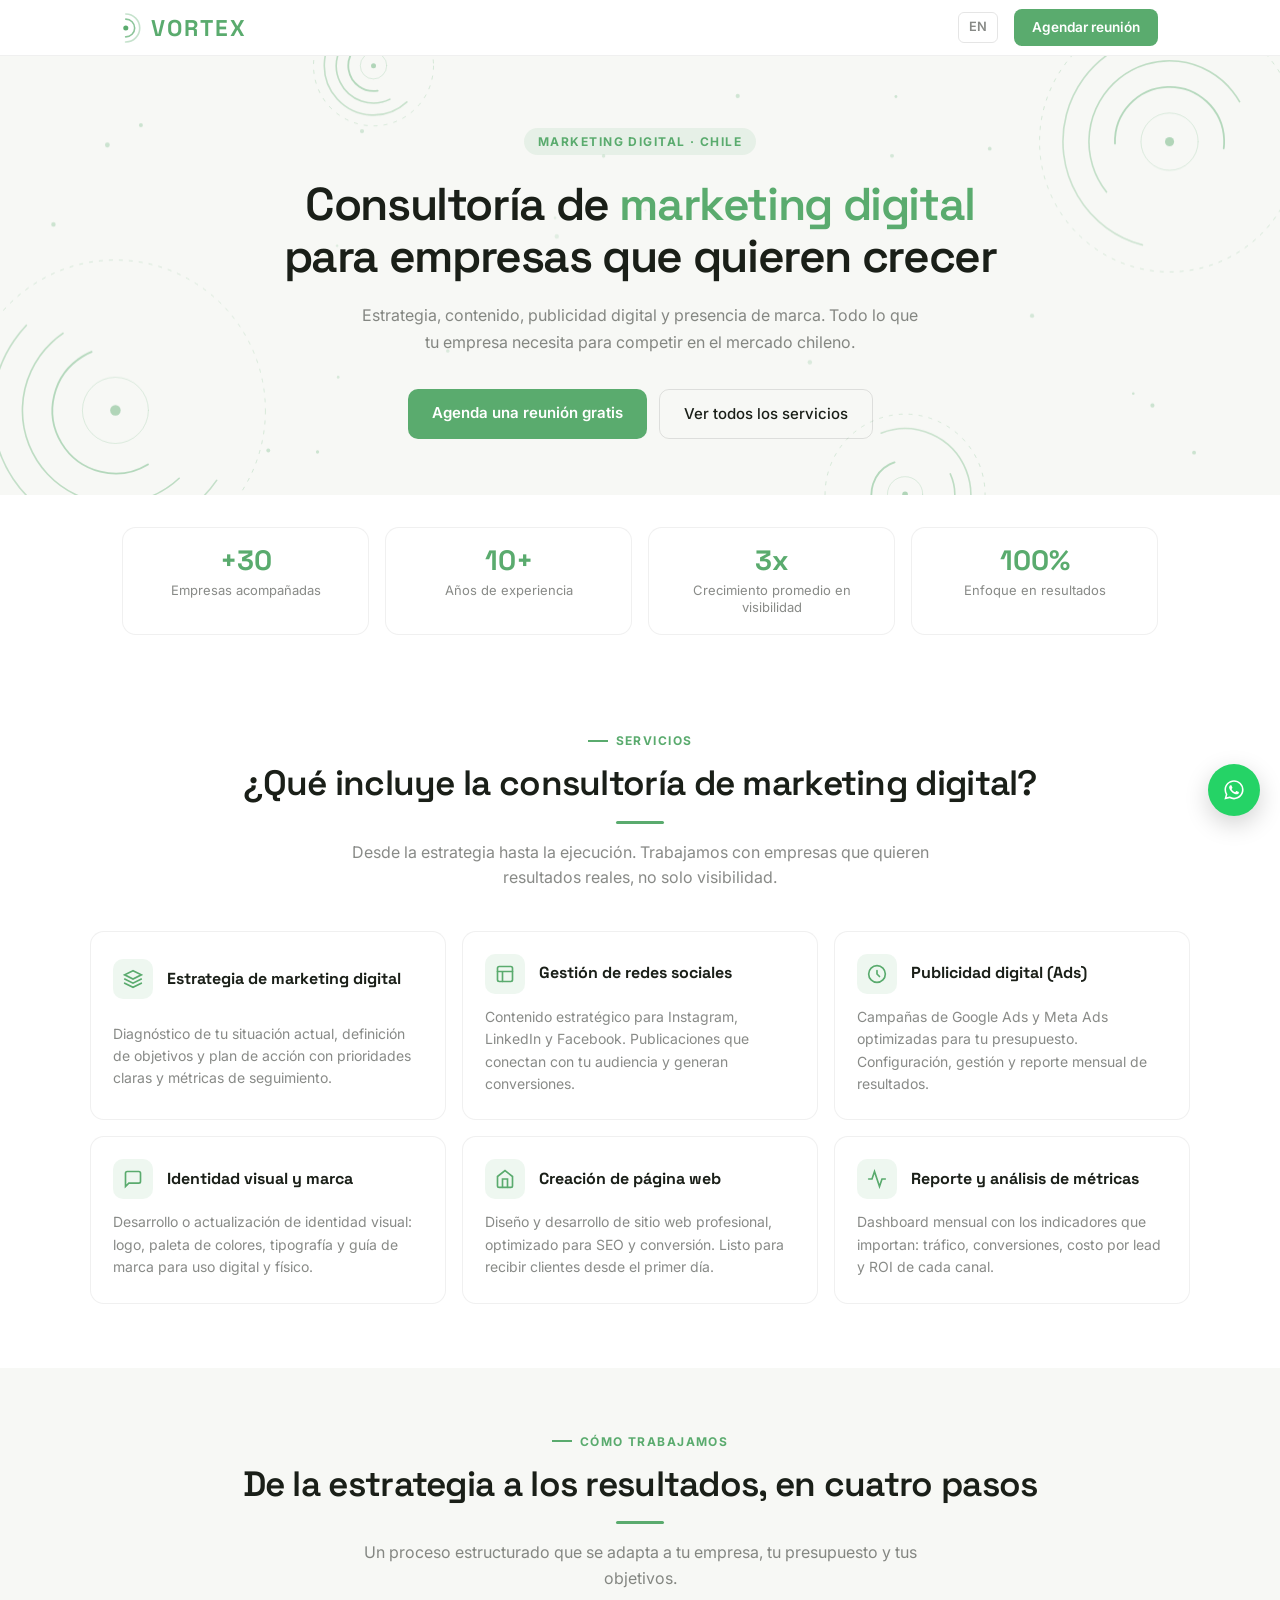
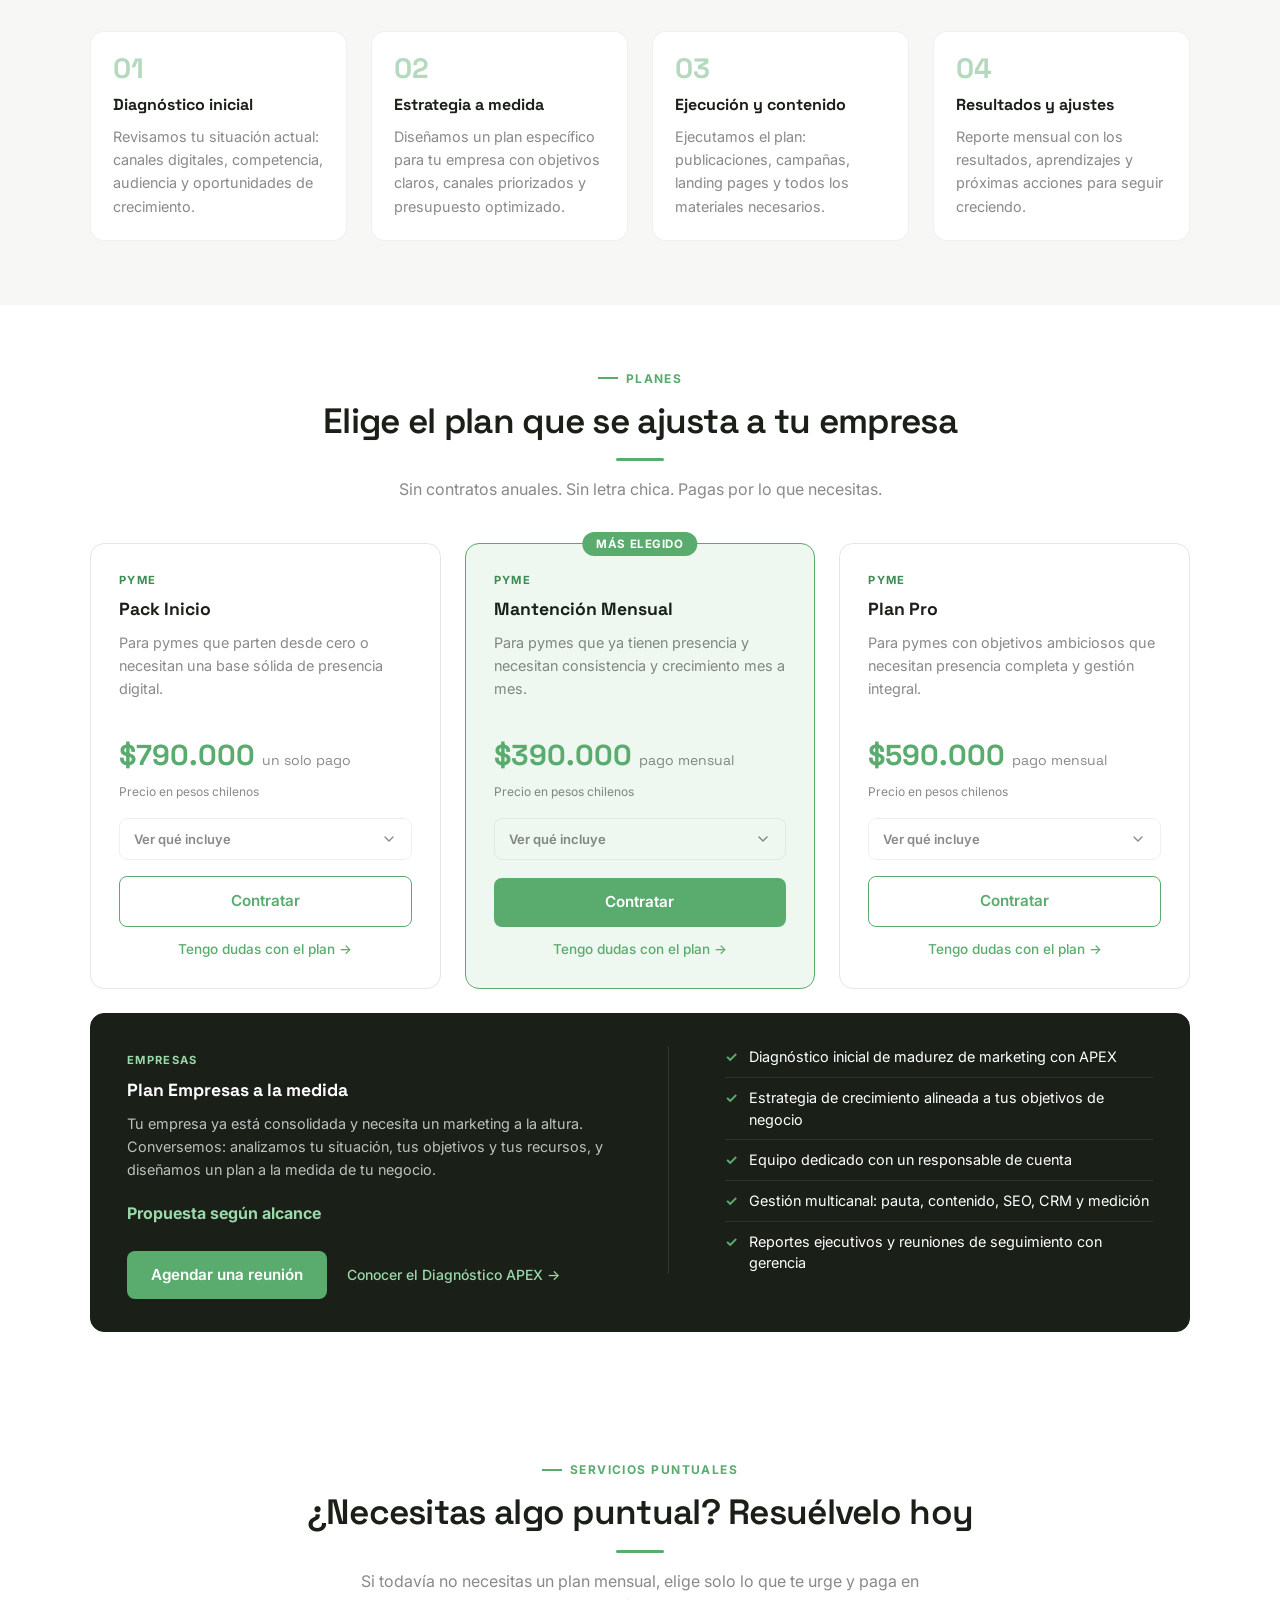
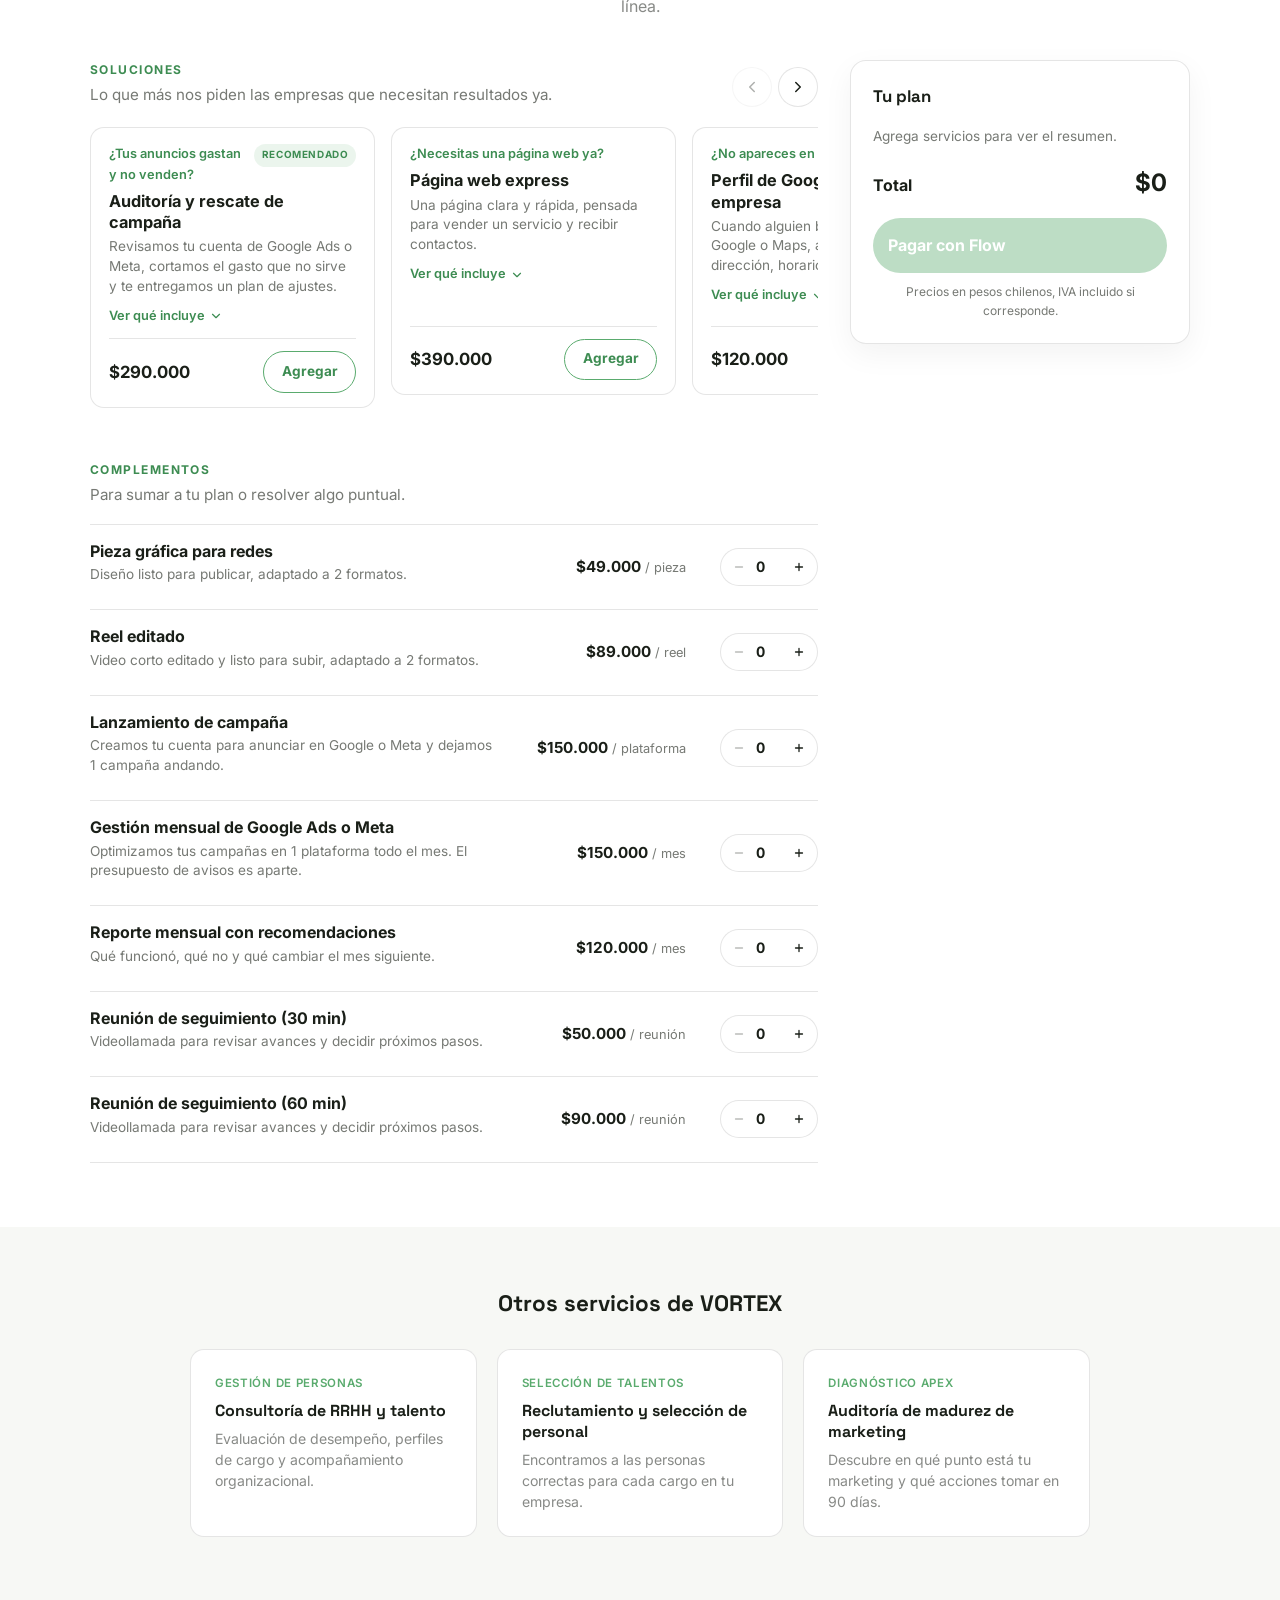
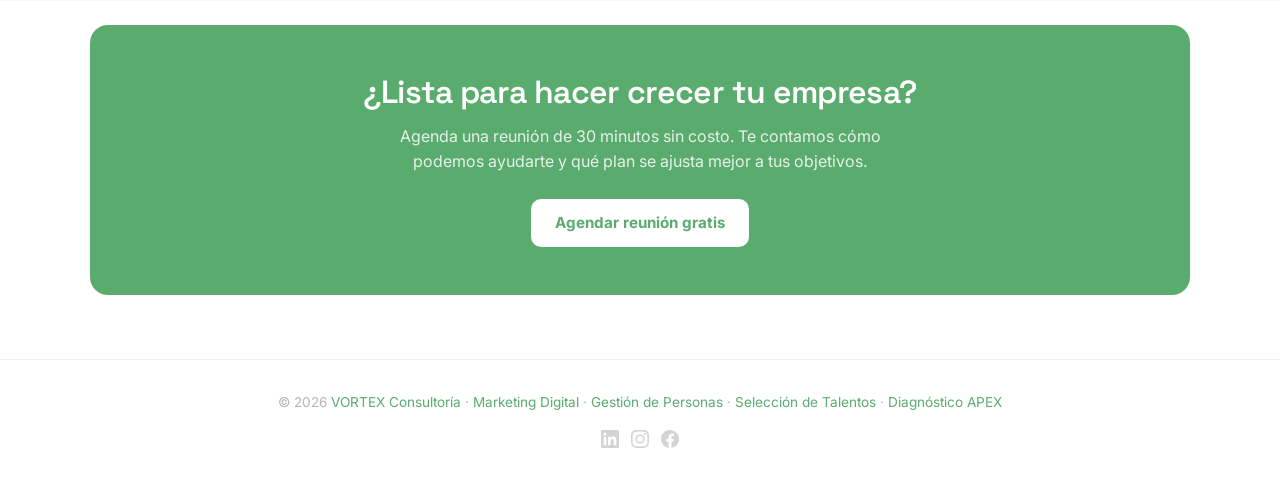
<file: marketing-digital/index.html>
<!DOCTYPE html>
<html lang="es">
<head>
  <!-- Google Tag Manager -->
  <script>(function(w,d,s,l,i){w[l]=w[l]||[];w[l].push({'gtm.start':
  new Date().getTime(),event:'gtm.js'});var f=d.getElementsByTagName(s)[0],
  j=d.createElement(s),dl=l!='dataLayer'?'&l='+l:'';j.async=true;j.src=
  'https://www.googletagmanager.com/gtm.js?id='+i+dl;f.parentNode.insertBefore(j,f);
  })(window,document,'script','dataLayer','GTM-PHNP8BP2');</script>
  <!-- End Google Tag Manager -->
  <meta charset="UTF-8">
  <meta name="viewport" content="width=device-width, initial-scale=1.0">
  <title>Agencia de Marketing Digital y Google Ads en Chile | VORTEX</title>
  <meta name="description" content="Estrategia, Google Ads, Meta Ads, contenido e identidad visual para pymes y empresas en Chile. Planes desde $390.000 al mes. Agenda una reunión gratis.">
  <meta name="robots" content="index, follow">
  <link rel="canonical" href="https://vortexcor.com/marketing-digital/">
  <link rel="alternate" hreflang="es-CL" href="https://vortexcor.com/marketing-digital/">
  <link rel="alternate" hreflang="en" href="https://vortexcor.com/digital-marketing/">
  <link rel="alternate" hreflang="x-default" href="https://vortexcor.com/digital-marketing/">
  <link rel="icon" type="image/svg+xml" href="data:image/svg+xml,%3Csvg xmlns='http://www.w3.org/2000/svg' viewBox='0 0 36 36'%3E%3Ccircle cx='18' cy='18' r='18' fill='%235aab6e'/%3E%3Ctext x='18' y='24' text-anchor='middle' font-family='Arial' font-weight='bold' font-size='16' fill='white'%3EV%3C/text%3E%3C/svg%3E">
  <link rel="apple-touch-icon" href="/apple-touch-icon.png">
  <meta property="og:locale" content="es_CL">
  <meta property="og:type" content="website">
  <meta property="og:url" content="https://vortexcor.com/marketing-digital/">
  <meta property="og:title" content="Consultoría de Marketing Digital en Chile | VORTEX">
  <meta property="og:description" content="Consultoría de marketing digital para empresas en Chile. Estrategia, contenido, ads y presencia digital.">
  <meta property="og:image" content="https://vortexcor.com/og-image.png">
  <script type="application/ld+json">
{
  "@context": "https://schema.org",
  "@graph": [
    {
      "@type": "Service",
      "@id": "https://vortexcor.com/marketing-digital/#service",
      "name": "Consultoría de Marketing Digital",
      "serviceType": "Marketing Digital",
      "description": "Estrategia de marketing digital, gestión de pauta en Google Ads y Meta Ads, estrategia de contenido e identidad visual para pymes, startups y empresas en Chile.",
      "provider": { "@id": "https://vortexcor.com/#org" },
      "areaServed": { "@type": "Country", "name": "Chile" },
      "url": "https://vortexcor.com/marketing-digital/",
      "offers": [
        {
          "@type": "Offer",
          "name": "Pack Inicio",
          "description": "Diagnóstico de marca, identidad visual básica, sitio web, una campaña con 30 días de optimización, perfil de Google, medición instalada y guía de contenido para un mes.",
          "price": "790000",
          "priceCurrency": "CLP"
        },
        {
          "@type": "Offer",
          "name": "Mantención Mensual",
          "description": "Ocho publicaciones al mes (6 piezas gráficas y 2 reels), gestión de pauta en 2 plataformas, perfil de Google al día, reporte mensual y reunión mensual de revisión.",
          "priceSpecification": { "@type": "UnitPriceSpecification", "price": "390000", "priceCurrency": "CLP", "unitCode": "MON" }
        },
        {
          "@type": "Offer",
          "name": "Plan Pro",
          "description": "Todo lo del plan Mantención con pauta en hasta 3 plataformas, SEO o CRM, estrategia de contenido trimestral, pruebas A/B de anuncios y dos reuniones al mes.",
          "priceSpecification": { "@type": "UnitPriceSpecification", "price": "590000", "priceCurrency": "CLP", "unitCode": "MON" }
        }
      ]
    },
    {
      "@type": "BreadcrumbList",
      "itemListElement": [
        { "@type": "ListItem", "position": 1, "name": "Inicio", "item": "https://vortexcor.com/" },
        { "@type": "ListItem", "position": 2, "name": "Marketing Digital", "item": "https://vortexcor.com/marketing-digital/" }
      ]
    }
  ]
}
  </script>
  <link rel="preconnect" href="https://fonts.googleapis.com">
  <link rel="preconnect" href="https://fonts.gstatic.com" crossorigin>
  <link href="https://fonts.googleapis.com/css2?family=Space+Grotesk:wght@400;500;600;700;800&family=Inter:wght@400;500;600&display=swap&font-display=swap" rel="stylesheet">
  <style>
    :root {
      --bg: #ffffff; --bg2: #f7f8f5; --bg3: #eef1ea;
      --border-light: rgba(0,0,0,0.06); --border: rgba(0,0,0,0.10);
      --accent: #5aab6e; --accent-dim: rgba(90,171,110,0.10); --accent-hi: #3d8c52;
      --text: #1a1f18; --text-muted: rgba(26,31,24,0.52); --text-dim: rgba(26,31,24,0.32);
      --radius: 14px; --max: 1100px;
    }
    *, *::before, *::after { box-sizing: border-box; margin: 0; padding: 0; }
    html { scroll-behavior: smooth; font-size: 16px; }
    body { background: var(--bg); color: var(--text); font-family: 'Inter', sans-serif; line-height: 1.6; -webkit-font-smoothing: antialiased; }
    h1,h2,h3,h4 { font-family: 'Space Grotesk', sans-serif; }

    nav {
      position: sticky; top: 0; z-index: 100; height: 56px;
      background: rgba(255,255,255,0.92); backdrop-filter: blur(24px);
      border-bottom: 1px solid var(--border-light);
    }
    .nav-inner { display: flex; align-items: center; justify-content: space-between; max-width: var(--max); margin: 0 auto; padding: 0 2rem; height: 100%; }
    .nav-logo { text-decoration: none; display: flex; align-items: center; }
    .nav-cta { background: var(--accent); color: #fff; border: none; border-radius: 8px; padding: 8px 18px; font-size: 0.85rem; font-weight: 600; cursor: pointer; text-decoration: none; font-family: inherit; }
    .nav-cta:hover { background: var(--accent-hi); }
    .nav-back { font-size: 0.85rem; color: var(--text-muted); text-decoration: none; display: flex; align-items: center; gap: 4px; }
    .nav-back:hover { color: var(--accent); }

    .hero {
      background: var(--bg2);
      padding: 80px 2rem 64px;
      text-align: center;
    }
    .hero-inner { max-width: var(--max); margin: 0 auto; }
    .eyebrow { display: inline-block; font-size: 0.75rem; font-weight: 700; letter-spacing: 0.12em; text-transform: uppercase; color: var(--accent); background: var(--accent-dim); padding: 4px 14px; border-radius: 20px; margin-bottom: 1.5rem; }
    h1 { font-size: clamp(2rem, 5vw, 3rem); font-weight: 800; line-height: 1.15; margin-bottom: 1.25rem; }
    h1 em { color: var(--accent); font-style: normal; }
    .hero-desc { font-size: 1.1rem; color: var(--text-muted); max-width: 600px; margin: 0 auto 2rem; }
    .hero-ctas { display: flex; gap: 12px; justify-content: center; flex-wrap: wrap; }
    .btn-primary { background: var(--accent); color: #fff; padding: 14px 28px; border-radius: 10px; font-weight: 600; font-size: 0.95rem; text-decoration: none; transition: background 0.15s; }
    .btn-primary:hover { background: var(--accent-hi); }
    .btn-ghost { background: transparent; color: var(--text); border: 1.5px solid var(--border); padding: 13px 24px; border-radius: 10px; font-weight: 500; font-size: 0.95rem; text-decoration: none; transition: border-color 0.15s; }
    .btn-ghost:hover { border-color: var(--accent); color: var(--accent); }

    .stats { display: flex; justify-content: center; gap: 3rem; padding: 48px 2rem; border-bottom: 1px solid var(--border-light); flex-wrap: wrap; }
    .stat { text-align: center; }
    .stat-num { font-family: 'Space Grotesk', sans-serif; font-size: 2rem; font-weight: 800; color: var(--accent); }
    .stat-label { font-size: 0.85rem; color: var(--text-muted); margin-top: 2px; }

    section { padding: 72px 2rem; }
    .section-inner { max-width: var(--max); margin: 0 auto; }
    .section-eyebrow { font-size: 0.75rem; font-weight: 700; letter-spacing: 0.12em; text-transform: uppercase; color: var(--accent); margin-bottom: 0.75rem; }
    h2 { font-size: clamp(1.6rem, 3.5vw, 2.2rem); font-weight: 800; line-height: 1.2; margin-bottom: 1rem; }
    .section-sub { font-size: 1.05rem; color: var(--text-muted); max-width: 600px; margin-bottom: 3rem; }

    .services-grid { display: grid; grid-template-columns: repeat(auto-fit, minmax(280px, 1fr)); gap: 1.5rem; }
    .service-card { background: var(--bg2); border-radius: var(--radius); padding: 2rem; border: 1px solid var(--border-light); }
    .service-card h3 { font-size: 1.1rem; font-weight: 700; margin-bottom: 0.75rem; }
    .service-card p { font-size: 0.95rem; color: var(--text-muted); line-height: 1.6; }
    .service-icon { width: 44px; height: 44px; background: var(--accent-dim); border-radius: 10px; display: flex; align-items: center; justify-content: center; margin-bottom: 1rem; }
    .service-icon svg { width: 22px; height: 22px; stroke: var(--accent); fill: none; stroke-width: 2; stroke-linecap: round; }

    .process { background: var(--bg2); }
    .steps { display: grid; grid-template-columns: repeat(auto-fit, minmax(220px, 1fr)); gap: 1.5rem; counter-reset: steps; }
    .step { background: var(--bg); border-radius: var(--radius); padding: 1.75rem; border: 1px solid var(--border-light); }
    .step-num { font-family: 'Space Grotesk', sans-serif; font-size: 2rem; font-weight: 800; color: rgba(90,171,110,0.45); line-height: 1; margin-bottom: 0.75rem; }
    .step h3 { font-size: 1rem; font-weight: 700; margin-bottom: 0.5rem; }
    .step p { font-size: 0.9rem; color: var(--text-muted); }

    .plans-grid { display: grid; grid-template-columns: repeat(auto-fit, minmax(280px, 1fr)); gap: 1.5rem; }
    .plan-card { border-radius: var(--radius); padding: 2rem; border: 1.5px solid var(--border); position: relative; }
    .plan-segment { display:inline-block; font-size:.7rem; font-weight:700; letter-spacing:.12em; text-transform:uppercase; color:var(--accent-hi, #3d8c52); margin-bottom:.35rem; }
    .plan-enterprise { margin-top:1.5rem; display:grid; grid-template-columns:1.15fr 1fr auto; gap:2.5rem; align-items:center; background:#1a1f18; color:#fff; border-color:#1a1f18; }
    .plan-enterprise .plan-name, .plan-enterprise .plan-features li { color:#fff; }
    .plan-enterprise .plan-desc { color:rgba(255,255,255,.72); }
    .plan-enterprise .plan-segment, .plan-enterprise .plan-enterprise-price, .plan-enterprise .plan-doubt { color:#9bd8aa; }
    .plan-enterprise-price { font-weight:700; margin-top:.5rem; }
    .plan-enterprise .plan-features { margin:0; }
    .plan-enterprise .plan-actions { min-width:220px; flex-direction:column; }
    @media (max-width:960px){ .plan-enterprise { grid-template-columns:1fr; gap:1.25rem; } }
    .plan-card.featured { border-color: var(--accent); background: var(--accent-dim); }
    .plan-badge { position: absolute; top: -12px; left: 50%; transform: translateX(-50%); background: var(--accent); color: #fff; font-size: 0.72rem; font-weight: 700; padding: 3px 14px; border-radius: 20px; white-space: nowrap; letter-spacing: 0.05em; }
    .plan-name { font-family: 'Space Grotesk', sans-serif; font-size: 1.1rem; font-weight: 700; margin-bottom: 0.5rem; }
    .plan-price { font-family: 'Space Grotesk', sans-serif; font-size: 1.8rem; font-weight: 800; color: var(--accent); margin: 1rem 0; }
    .plan-price span { font-size: 1rem; color: var(--text-muted); font-weight: 400; }
    .plan-desc { font-size: 0.9rem; color: var(--text-muted); margin-bottom: 1.25rem; }
    .plan-features { list-style: none; display: flex; flex-direction: column; gap: 8px; margin-bottom: 1.5rem; }
    .plan-features li { font-size: 0.9rem; padding-left: 1.25rem; position: relative; }
    .plan-features li::before { content: '✓'; position: absolute; left: 0; color: var(--accent); font-weight: 700; }
    .plan-cta { display: block; text-align: center; background: var(--accent); color: #fff; padding: 12px; border-radius: 8px; font-weight: 600; font-size: 0.95rem; text-decoration: none; transition: background 0.15s; }
    .plan-cta:hover { background: var(--accent-hi); }
    .plan-cta-secondary { background: transparent; color: var(--accent); border: 1.5px solid var(--accent); }
    .plan-cta-secondary:hover { background: var(--accent); color: #fff; }

    .cta-section { background: var(--accent); color: #fff; text-align: center; padding: 72px 2rem; }
    .cta-section h2 { color: #fff; margin-bottom: 1rem; }
    .cta-section p { color: rgba(255,255,255,0.85); margin-bottom: 2rem; font-size: 1.05rem; max-width: 500px; margin-left: auto; margin-right: auto; }
    .btn-white { background: #fff; color: var(--accent); padding: 14px 28px; border-radius: 10px; font-weight: 700; font-size: 0.95rem; text-decoration: none; transition: opacity 0.15s; display: inline-block; }
    .btn-white:hover { opacity: 0.9; }

    footer { padding: 32px 2rem; border-top: 1px solid var(--border-light); text-align: center; }
    .footer-social { display: flex; align-items: center; justify-content: center; gap: 0.75rem; padding-top: 1rem; }
    .footer-social a { display: flex; align-items: center; color: var(--text-dim); opacity: 0.6; transition: opacity 0.2s; }
    .footer-social a:hover { opacity: 1; color: var(--accent); }
    .footer-social svg { width: 18px; height: 18px; fill: currentColor; }
    footer p { font-size: 0.85rem; color: var(--text-dim); }
    footer a { color: var(--accent); text-decoration: none; }

    @media (max-width: 640px) {
      .stats { gap: 2rem; }
      .hero { padding: 56px 1.25rem 48px; }
      section { padding: 56px 1.25rem; }
    }
    .related-services { background: var(--bg2); padding: 64px 2rem; }
    .related-services h2 { text-align: center; font-size: 1.4rem; margin-bottom: 2rem; }
    .related-grid { display: grid; grid-template-columns: repeat(auto-fit, minmax(220px, 1fr)); gap: 1.25rem; max-width: 900px; margin: 0 auto; }
    .related-card { background: var(--bg); border: 1px solid var(--border); border-radius: var(--radius); padding: 1.5rem; text-decoration: none; color: var(--text); transition: box-shadow 0.2s, border-color 0.2s; }
    .related-card:hover { box-shadow: 0 4px 16px rgba(0,0,0,0.08); border-color: var(--accent); }
    .related-card-label { font-size: 0.72rem; font-weight: 600; color: var(--accent); letter-spacing: 0.06em; text-transform: uppercase; margin-bottom: 0.5rem; }
    .related-card h3 { font-size: 1rem; font-weight: 700; margin-bottom: 0.4rem; line-height: 1.3; }
    .related-card p { font-size: 0.88rem; color: var(--text-muted); line-height: 1.5; }
    .price-clp { font-size: 0.65rem; font-weight: 500; color: var(--text-muted); letter-spacing: 0.03em; margin-left: 2px; vertical-align: super; line-height: 1; }
    .nav-right { display: flex; align-items: center; gap: 1rem; }
    .lang-switch { font-size: 0.8rem; font-weight: 600; color: var(--text-muted); text-decoration: none; border: 1px solid var(--border); border-radius: 6px; padding: 4px 10px; }
    .lang-switch:hover { border-color: var(--accent); color: var(--accent); }
  </style>
<link rel="stylesheet" href="/vortex-sub.css">
</head>
<body>
<!-- Google Tag Manager (noscript) -->
<noscript><iframe src="https://www.googletagmanager.com/ns.html?id=GTM-PHNP8BP2"
height="0" width="0" style="display:none;visibility:hidden"></iframe></noscript>
<!-- End Google Tag Manager (noscript) -->

<nav>
  <div class="nav-inner">
    <a href="/" class="nav-logo" aria-label="Volver al inicio">
      <svg viewBox="0 0 200 60" height="38" fill="none" xmlns="http://www.w3.org/2000/svg">
        <g transform="translate(6,30) rotate(-90 0 0)">
          <circle cx="0" cy="0" r="22" stroke="#5aab6e" stroke-width="2.5" fill="none" opacity="0.35" stroke-dasharray="69.1 69.1" stroke-linecap="round"/>
          <circle cx="0" cy="0" r="14" stroke="#5aab6e" stroke-width="2.5" fill="none" opacity="0.7" stroke-dasharray="44 44" stroke-linecap="round"/>
          <circle cx="0" cy="0" r="4" fill="#5aab6e"/>
        </g>
        <text x="46" y="42" font-family="'Space Grotesk',Arial,sans-serif" font-weight="800" font-size="36" letter-spacing="3" fill="#5aab6e">VORTEX</text>
      </svg>
    </a>
    <div class="nav-right">
      <a href="/digital-marketing/" class="lang-switch">EN</a>
      <a href="https://calendly.com/vortexcor2026/30min" class="nav-cta" target="_blank" rel="noopener">Agendar reunión</a>
    </div>
  </div>
</nav>

<section class="hero">
  <div class="hero-inner">
    <div class="eyebrow">Marketing Digital · Chile</div>
    <h1>Consultoría de <em>marketing digital</em> <br>para empresas que quieren crecer</h1>
    <p class="hero-desc">Estrategia, contenido, publicidad digital y presencia de marca. Todo lo que tu empresa necesita para competir en el mercado chileno.</p>
    <div class="hero-ctas">
      <a href="https://calendly.com/vortexcor2026/30min" class="btn-primary" target="_blank" rel="noopener">Agenda una reunión gratis</a>
      <a href="/" class="btn-ghost">Ver todos los servicios</a>
    </div>
  </div>
</section>

<div class="stats">
  <div class="stat"><div class="stat-num">+30</div><div class="stat-label">empresas acompañadas</div></div>
  <div class="stat"><div class="stat-num">10+</div><div class="stat-label">años de experiencia</div></div>
  <div class="stat"><div class="stat-num">3x</div><div class="stat-label">crecimiento promedio en visibilidad</div></div>
  <div class="stat"><div class="stat-num">100%</div><div class="stat-label">enfoque en resultados</div></div>
</div>

<section>
  <div class="section-inner">
    <div class="section-eyebrow">Servicios</div>
    <h2>¿Qué incluye la consultoría de marketing digital?</h2>
    <p class="section-sub">Desde la estrategia hasta la ejecución. Trabajamos con empresas que quieren resultados reales, no solo visibilidad.</p>
    <div class="services-grid">
      <div class="service-card">
        <div class="service-icon"><svg viewBox="0 0 24 24"><path d="M12 2L2 7l10 5 10-5-10-5zM2 17l10 5 10-5M2 12l10 5 10-5"/></svg></div>
        <h3>Estrategia de marketing digital</h3>
        <p>Diagnóstico de tu situación actual, definición de objetivos y plan de acción con prioridades claras y métricas de seguimiento.</p>
      </div>
      <div class="service-card">
        <div class="service-icon"><svg viewBox="0 0 24 24"><rect x="3" y="3" width="18" height="18" rx="2"/><path d="M3 9h18M9 21V9"/></svg></div>
        <h3>Gestión de redes sociales</h3>
        <p>Contenido estratégico para Instagram, LinkedIn y Facebook. Publicaciones que conectan con tu audiencia y generan conversiones.</p>
      </div>
      <div class="service-card">
        <div class="service-icon"><svg viewBox="0 0 24 24"><circle cx="12" cy="12" r="10"/><path d="M12 8v4l3 3"/></svg></div>
        <h3>Publicidad digital (Ads)</h3>
        <p>Campañas de Google Ads y Meta Ads optimizadas para tu presupuesto. Configuración, gestión y reporte mensual de resultados.</p>
      </div>
      <div class="service-card">
        <div class="service-icon"><svg viewBox="0 0 24 24"><path d="M21 15a2 2 0 0 1-2 2H7l-4 4V5a2 2 0 0 1 2-2h14a2 2 0 0 1 2 2z"/></svg></div>
        <h3>Identidad visual y marca</h3>
        <p>Desarrollo o actualización de identidad visual: logo, paleta de colores, tipografía y guía de marca para uso digital y físico.</p>
      </div>
      <div class="service-card">
        <div class="service-icon"><svg viewBox="0 0 24 24"><path d="M3 9l9-7 9 7v11a2 2 0 0 1-2 2H5a2 2 0 0 1-2-2z"/><polyline points="9 22 9 12 15 12 15 22"/></svg></div>
        <h3>Creación de página web</h3>
        <p>Diseño y desarrollo de sitio web profesional, optimizado para SEO y conversión. Listo para recibir clientes desde el primer día.</p>
      </div>
      <div class="service-card">
        <div class="service-icon"><svg viewBox="0 0 24 24"><polyline points="22 12 18 12 15 21 9 3 6 12 2 12"/></svg></div>
        <h3>Reporte y análisis de métricas</h3>
        <p>Dashboard mensual con los indicadores que importan: tráfico, conversiones, costo por lead y ROI de cada canal.</p>
      </div>
    </div>
  </div>
</section>

<section class="process">
  <div class="section-inner">
    <div class="section-eyebrow">Cómo trabajamos</div>
    <h2>De la estrategia a los resultados, en cuatro pasos</h2>
    <p class="section-sub">Un proceso estructurado que se adapta a tu empresa, tu presupuesto y tus objetivos.</p>
    <div class="steps">
      <div class="step"><div class="step-num">01</div><h3>Diagnóstico inicial</h3><p>Revisamos tu situación actual: canales digitales, competencia, audiencia y oportunidades de crecimiento.</p></div>
      <div class="step"><div class="step-num">02</div><h3>Estrategia a medida</h3><p>Diseñamos un plan específico para tu empresa con objetivos claros, canales priorizados y presupuesto optimizado.</p></div>
      <div class="step"><div class="step-num">03</div><h3>Ejecución y contenido</h3><p>Ejecutamos el plan: publicaciones, campañas, landing pages y todos los materiales necesarios.</p></div>
      <div class="step"><div class="step-num">04</div><h3>Resultados y ajustes</h3><p>Reporte mensual con los resultados, aprendizajes y próximas acciones para seguir creciendo.</p></div>
    </div>
  </div>
</section>

<section>
  <div class="section-inner">
    <div class="section-eyebrow">Planes</div>
    <h2>Elige el plan que se ajusta a tu empresa</h2>
    <p class="section-sub">Sin contratos anuales. Sin letra chica. Pagas por lo que necesitas.</p>
    <div class="plans-grid">
      <div class="plan-card">
        <div class="plan-segment">Pyme</div>
        <div class="plan-name">Pack Inicio</div>
        <div class="plan-desc">Para pymes que parten desde cero o necesitan una base sólida de presencia digital.</div>
        <div class="plan-price">$790.000 <span>un solo pago</span></div>
        <p style="font-size:0.75rem;color:var(--text-muted);margin:-0.75rem 0 1rem;">Precio en pesos chilenos</p>
        <ul class="plan-features">
          <li>Diagnóstico de marca y posicionamiento</li>
          <li>Identidad visual básica</li>
          <li>Creación de página web</li>
          <li>1 campaña en Google Ads o Meta, con 30 días de optimización</li>
          <li>Guía de contenido para 1 mes</li>
          <li>Perfil de Google para tu empresa (Google y Maps)</li>
          <li>Medición instalada: Google Analytics y conversiones</li>
          <li>Listo en 4 semanas. Tu primer mes de Mantención con 50% de descuento</li>
        </ul>
        <div class="plan-actions"><a href="#" onclick="payWithFlow('sf91127fd124de7e6421f45317cc66f302b6dc53');return false;" class="plan-cta plan-cta-secondary">Contratar</a><a href="https://calendly.com/vortexcor2026/30min" class="plan-doubt" target="_blank" rel="noopener">Tengo dudas con el plan →</a></div>
      </div>
      <div class="plan-card featured">
        <div class="plan-badge">MÁS ELEGIDO</div>
        <div class="plan-segment">Pyme</div>
        <div class="plan-name">Mantención Mensual</div>
        <div class="plan-desc">Para pymes que ya tienen presencia y necesitan consistencia y crecimiento mes a mes.</div>
        <div class="plan-price">$390.000 <span>pago mensual</span></div>
        <p style="font-size:0.75rem;color:var(--text-muted);margin:-0.75rem 0 1rem;">Precio en pesos chilenos</p>
        <ul class="plan-features">
          <li>8 publicaciones al mes: 6 piezas gráficas + 2 reels</li>
          <li>Cada pieza adaptada en 2 formatos de plataforma</li>
          <li>Gestión de pauta en 2 plataformas a elección (por ejemplo, Google Ads y Meta), hasta 5 campañas por plataforma</li>
          <li>Perfil de Google al día: respuesta a reseñas y publicaciones</li>
          <li>Reporte mensual de métricas con análisis y ajustes</li>
          <li>Reunión de revisión mensual con recomendaciones</li>
          <li>La inversión en avisos (lo que cobran Google y Meta) no está incluida, la pagas directo a cada plataforma. Plazo mínimo de 3 meses</li>
        </ul>
        <div class="plan-actions"><a href="#" onclick="payWithFlow('t3c9404b5d417e43e5ff7dc5cb7ae340069795be');return false;" class="plan-cta plan-cta-primary">Contratar</a><a href="https://calendly.com/vortexcor2026/30min" class="plan-doubt" target="_blank" rel="noopener">Tengo dudas con el plan →</a></div>
      </div>
      <div class="plan-card">
        <div class="plan-segment">Pyme</div>
        <div class="plan-name">Plan Pro</div>
        <div class="plan-desc">Para pymes con objetivos ambiciosos que necesitan presencia completa y gestión integral.</div>
        <div class="plan-price">$590.000 <span>pago mensual</span></div>
        <p style="font-size:0.75rem;color:var(--text-muted);margin:-0.75rem 0 1rem;">Precio en pesos chilenos</p>
        <ul class="plan-features">
          <li>Todo lo del plan Mantención, con pauta en hasta 3 plataformas</li>
          <li>SEO (2 artículos de blog al mes y optimización del sitio) o CRM (1 campaña de email al mes y 1 automatización)</li>
          <li>Estrategia de contenido trimestral con hoja de ruta</li>
          <li>Pruebas A/B de anuncios</li>
          <li>2 reuniones mensuales</li>
          <li>Construcción de reporte de monitoreo de métricas</li>
          <li>La inversión en avisos (lo que cobran Google y Meta) no está incluida, la pagas directo a cada plataforma. Plazo mínimo de 3 meses</li>
        </ul>
        <div class="plan-actions"><a href="#" onclick="payWithFlow('v4fc43f48cb0fa1d5fd75929c8d5b8c86eb5848f');return false;" class="plan-cta plan-cta-secondary">Contratar</a><a href="https://calendly.com/vortexcor2026/30min" class="plan-doubt" target="_blank" rel="noopener">Tengo dudas con el plan →</a></div>
      </div>
    </div>
    <div class="plan-card plan-enterprise">
      <div>
        <div class="plan-segment">Empresas</div>
        <div class="plan-name">Plan Empresas a la medida</div>
        <div class="plan-desc">Tu empresa ya está consolidada y necesita un marketing a la altura. Conversemos: analizamos tu situación, tus objetivos y tus recursos, y diseñamos un plan a la medida de tu negocio.</div>
        <div class="plan-enterprise-price">Propuesta según alcance</div>
      </div>
      <ul class="plan-features">
          <li>Diagnóstico inicial de madurez de marketing con APEX</li>
          <li>Estrategia de crecimiento alineada a tus objetivos de negocio</li>
          <li>Equipo dedicado con un responsable de cuenta</li>
          <li>Gestión multicanal: pauta, contenido, SEO, CRM y medición</li>
          <li>Reportes ejecutivos y reuniones de seguimiento con gerencia</li>
      </ul>
      <div class="plan-actions"><a href="https://calendly.com/vortexcor2026/30min" class="plan-cta plan-cta-primary" target="_blank" rel="noopener">Agendar una reunión</a><a href="/diagnostico-apex/" class="plan-doubt">Conocer el Diagnóstico APEX →</a></div>
    </div>
  </div>
</section>

<section id="servicios-puntuales">
  <div class="section-inner">
    <div class="section-eyebrow">Servicios puntuales</div>
    <h2>¿Necesitas algo puntual? Resuélvelo hoy</h2>
    <p class="section-sub">Si todavía no necesitas un plan mensual, elige solo lo que te urge y paga en línea.</p>
    <div data-vx-arma data-line="marketing"></div>
  </div>
</section>

<section class="related-services">
  <h2>Otros servicios de VORTEX</h2>
  <div class="related-grid">
    <a href="/gestion-de-personas/" class="related-card">
      <div class="related-card-label">Gestión de Personas</div>
      <h3>Consultoría de RRHH y talento</h3>
      <p>Evaluación de desempeño, perfiles de cargo y acompañamiento organizacional.</p>
    </a>
    <a href="/seleccion-de-talentos/" class="related-card">
      <div class="related-card-label">Selección de Talentos</div>
      <h3>Reclutamiento y selección de personal</h3>
      <p>Encontramos a las personas correctas para cada cargo en tu empresa.</p>
    </a>
    <a href="/diagnostico-apex/" class="related-card">
      <div class="related-card-label">Diagnóstico APEX</div>
      <h3>Auditoría de madurez de marketing</h3>
      <p>Descubre en qué punto está tu marketing y qué acciones tomar en 90 días.</p>
    </a>
  </div>
</section>

<section class="cta-section">
  <h2>¿Lista para hacer crecer tu empresa?</h2>
  <p>Agenda una reunión de 30 minutos sin costo. Te contamos cómo podemos ayudarte y qué plan se ajusta mejor a tus objetivos.</p>
  <a href="https://calendly.com/vortexcor2026/30min" class="btn-white" target="_blank" rel="noopener">Agendar reunión gratis</a>
</section>

<footer>
  <p>© 2026 <a href="/">VORTEX Consultoría</a> · <a href="/marketing-digital/">Marketing Digital</a> · <a href="/gestion-de-personas/">Gestión de Personas</a> · <a href="/seleccion-de-talentos/">Selección de Talentos</a> · <a href="/diagnostico-apex/">Diagnóstico APEX</a></p>
<div class="footer-social">
  <a href="https://www.linkedin.com/company/vortex-cor" target="_blank" rel="noopener" aria-label="LinkedIn"><svg viewBox="0 0 24 24" xmlns="http://www.w3.org/2000/svg"><path d="M20.447 20.452h-3.554v-5.569c0-1.328-.027-3.037-1.852-3.037-1.853 0-2.136 1.445-2.136 2.939v5.667H9.351V9h3.414v1.561h.046c.477-.9 1.637-1.85 3.37-1.85 3.601 0 4.267 2.37 4.267 5.455v6.286zM5.337 7.433a2.062 2.062 0 0 1-2.063-2.065 2.064 2.064 0 1 1 2.063 2.065zm1.782 13.019H3.555V9h3.564v11.452zM22.225 0H1.771C.792 0 0 .774 0 1.729v20.542C0 23.227.792 24 1.771 24h20.451C23.2 24 24 23.227 24 22.271V1.729C24 .774 23.2 0 22.222 0h.003z"/></svg></a>
  <a href="https://www.instagram.com/somosvortexcor/" target="_blank" rel="noopener" aria-label="Instagram"><svg viewBox="0 0 24 24" xmlns="http://www.w3.org/2000/svg"><path d="M12 2.163c3.204 0 3.584.012 4.85.07 3.252.148 4.771 1.691 4.919 4.919.058 1.265.069 1.645.069 4.849 0 3.205-.012 3.584-.069 4.849-.149 3.225-1.664 4.771-4.919 4.919-1.266.058-1.644.07-4.85.07-3.204 0-3.584-.012-4.849-.07-3.26-.149-4.771-1.699-4.919-4.92-.058-1.265-.07-1.644-.07-4.849 0-3.204.013-3.583.07-4.849.149-3.227 1.664-4.771 4.919-4.919 1.266-.057 1.645-.069 4.849-.069zM12 0C8.741 0 8.333.014 7.053.072 2.695.272.273 2.69.073 7.052.014 8.333 0 8.741 0 12c0 3.259.014 3.668.072 4.948.2 4.358 2.618 6.78 6.98 6.98C8.333 23.986 8.741 24 12 24c3.259 0 3.668-.014 4.948-.072 4.354-.2 6.782-2.618 6.979-6.98.059-1.28.073-1.689.073-4.948 0-3.259-.014-3.667-.072-4.947-.196-4.354-2.617-6.78-6.979-6.98C15.668.014 15.259 0 12 0zm0 5.838a6.162 6.162 0 1 0 0 12.324 6.162 6.162 0 0 0 0-12.324zM12 16a4 4 0 1 1 0-8 4 4 0 0 1 0 8zm6.406-11.845a1.44 1.44 0 1 0 0 2.881 1.44 1.44 0 0 0 0-2.881z"/></svg></a>
  <a href="https://www.facebook.com/profile.php?id=61596441601924" target="_blank" rel="noopener" aria-label="Facebook"><svg viewBox="0 0 24 24" xmlns="http://www.w3.org/2000/svg"><path d="M24 12.073c0-6.627-5.373-12-12-12s-12 5.373-12 12c0 5.99 4.388 10.954 10.125 11.854v-8.385H7.078v-3.47h3.047V9.43c0-3.007 1.792-4.669 4.533-4.669 1.312 0 2.686.235 2.686.235v2.953H15.83c-1.491 0-1.956.925-1.956 1.874v2.25h3.328l-.532 3.47h-2.796v8.385C19.612 23.027 24 18.062 24 12.073z"/></svg></a>
</div>

</footer>

<script>
  function payWithFlow(token) {
    const modal = document.getElementById('checkout-modal');
    modal.dataset.token = token;
    document.getElementById('checkout-name').value = '';
    document.getElementById('checkout-email').value = '';
    document.getElementById('checkout-error').textContent = '';
    modal.style.display = 'flex';
    document.getElementById('checkout-name').focus();
  }
  document.addEventListener('DOMContentLoaded', () => {
    if (new URLSearchParams(location.search).get('pago') === 'ok') {
      document.getElementById('pago-ok-modal').style.display = 'flex';
    }
    document.getElementById('checkout-cancel').addEventListener('click', () => {
      document.getElementById('checkout-modal').style.display = 'none';
    });
    document.getElementById('checkout-modal').addEventListener('click', (e) => {
      if (e.target === document.getElementById('checkout-modal')) document.getElementById('checkout-modal').style.display = 'none';
    });
    document.getElementById('checkout-form').addEventListener('submit', async (e) => {
      e.preventDefault();
      const modal = document.getElementById('checkout-modal');
      const token = modal.dataset.token;
      const name = document.getElementById('checkout-name').value.trim();
      const email = document.getElementById('checkout-email').value.trim();
      const errEl = document.getElementById('checkout-error');
      const btn = document.getElementById('checkout-submit');
      if (!name || !email) { errEl.textContent = 'Por favor completa todos los campos.'; return; }
      btn.disabled = true; btn.textContent = 'Un momento…'; errEl.textContent = '';
      try {
        const res = await fetch('/.netlify/functions/create-payment', {
          method: 'POST', headers: { 'Content-Type': 'application/json' },
          body: JSON.stringify({ token, name, email, ...(window._armaItems && token === 'i3d1a9b1b20dfcf2232829658b9f49f3fc336bfc' ? { items: window._armaItems } : {}) })
        });
        const data = await res.json();
        modal.style.display = 'none';
        if (data.url) { window.location.href = data.url; }
        else { errEl.textContent = data.error || 'Error al conectar con el sistema de pago.'; btn.disabled = false; btn.textContent = 'Ir a pagar'; }
      } catch (err) {
        errEl.textContent = 'Error de conexión. Intenta de nuevo.'; btn.disabled = false; btn.textContent = 'Ir a pagar';
      }
    });
  });
</script>

<div id="pago-ok-modal" style="display:none;position:fixed;inset:0;z-index:10000;background:rgba(0,0,0,.55);align-items:center;justify-content:center;padding:1rem;">
  <div style="background:#fff;border-radius:12px;padding:2.5rem 2rem;max-width:420px;width:100%;box-shadow:0 8px 40px rgba(0,0,0,.18);text-align:center;">
    <div style="font-size:2.5rem;margin-bottom:1rem;">✅</div>
    <h3 style="margin:0 0 .5rem;font-size:1.3rem;">¡Pago recibido!</h3>
    <p style="margin:0 0 1.5rem;font-size:.95rem;color:#555;">Gracias por tu compra. Te enviaremos un email de confirmación con los próximos pasos.</p>
    <button onclick="document.getElementById('pago-ok-modal').style.display='none';history.replaceState(null,'',location.pathname);" style="background:#2d6a4f;color:#fff;border:none;border-radius:8px;padding:.75rem 2rem;font-size:1rem;cursor:pointer;">Cerrar</button>
  </div>
</div>

<div id="checkout-modal" style="display:none;position:fixed;inset:0;z-index:9999;background:rgba(0,0,0,.55);align-items:center;justify-content:center;padding:1rem;">
  <div style="background:#fff;border-radius:12px;padding:2rem 2rem 1.75rem;max-width:420px;width:100%;box-shadow:0 8px 40px rgba(0,0,0,.18);">
    <h3 style="margin:0 0 .35rem;font-size:1.2rem;color:#0b0b0b;">Un paso antes de pagar</h3>
    <p style="margin:0 0 1.25rem;font-size:.93rem;color:#555;">Necesitamos tus datos para enviarte la bienvenida y coordinar el inicio.</p>
    <form id="checkout-form" novalidate>
      <label style="display:block;margin-bottom:.85rem;">
        <span style="font-size:.85rem;font-weight:600;color:#0b0b0b;display:block;margin-bottom:.3rem;">Nombre</span>
        <input id="checkout-name" type="text" placeholder="Tu nombre completo" autocomplete="name" style="width:100%;box-sizing:border-box;padding:.6rem .8rem;border:1.5px solid #ddd;border-radius:7px;font-size:.97rem;outline:none;" onfocus="this.style.borderColor='#5aab6e'" onblur="this.style.borderColor='#ddd'">
      </label>
      <label style="display:block;margin-bottom:1.1rem;">
        <span style="font-size:.85rem;font-weight:600;color:#0b0b0b;display:block;margin-bottom:.3rem;">Email</span>
        <input id="checkout-email" type="email" placeholder="tu@email.com" autocomplete="email" style="width:100%;box-sizing:border-box;padding:.6rem .8rem;border:1.5px solid #ddd;border-radius:7px;font-size:.97rem;outline:none;" onfocus="this.style.borderColor='#5aab6e'" onblur="this.style.borderColor='#ddd'">
      </label>
      <p id="checkout-error" style="color:#d94040;font-size:.85rem;margin:-.5rem 0 .75rem;min-height:1.1em;"></p>
      <div style="display:flex;gap:.75rem;justify-content:flex-end;">
        <button id="checkout-cancel" type="button" style="padding:.55rem 1.2rem;border:1.5px solid #ddd;border-radius:7px;background:#fff;color:#555;font-size:.93rem;cursor:pointer;">Cancelar</button>
        <button id="checkout-submit" type="submit" style="padding:.55rem 1.5rem;border:none;border-radius:7px;background:#5aab6e;color:#fff;font-size:.95rem;font-weight:600;cursor:pointer;">Ir a pagar</button>
      </div>
    </form>
  </div>
</div>

<script src="/vortex-catalog.js" defer></script>
<script src="/vortex-arma.js" defer></script>
<script src="/vortex-tracking.js" defer></script>
<script src="/vortex-sub.js" defer></script>
<script src="/vortex-wa.js" defer></script>
</body>
</html>
</file>
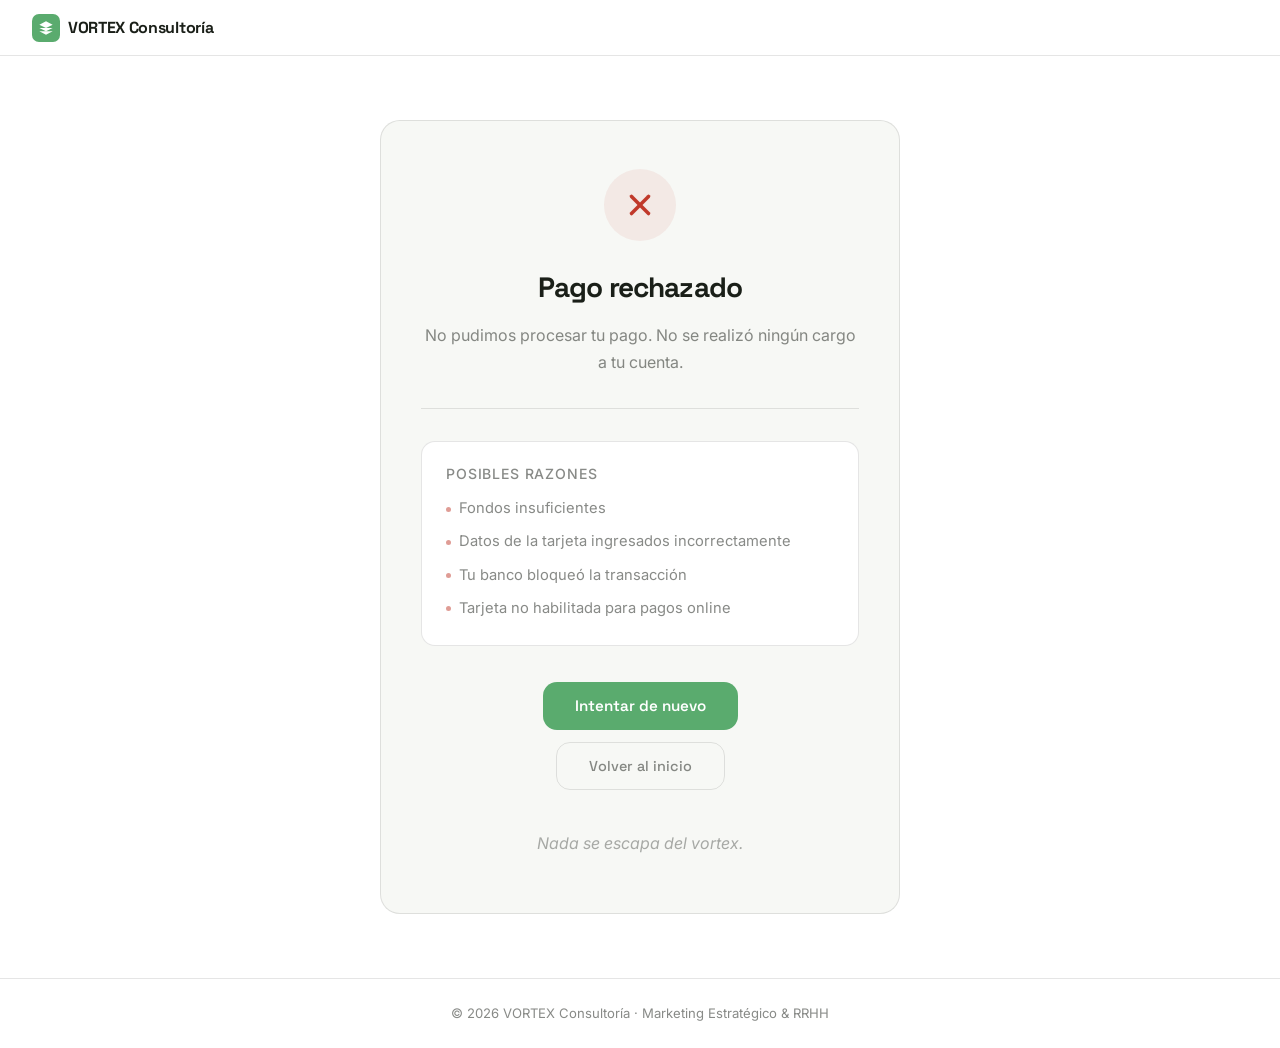
<file: pago-fallido/index.html>
<!DOCTYPE html>
<html lang="es">
<head>
  <!-- Google Tag Manager -->
  <script>(function(w,d,s,l,i){w[l]=w[l]||[];w[l].push({'gtm.start':
  new Date().getTime(),event:'gtm.js'});var f=d.getElementsByTagName(s)[0],
  j=d.createElement(s),dl=l!='dataLayer'?'&l='+l:'';j.async=true;j.src=
  'https://www.googletagmanager.com/gtm.js?id='+i+dl;f.parentNode.insertBefore(j,f);
  })(window,document,'script','dataLayer','GTM-PHNP8BP2');</script>
  <!-- End Google Tag Manager -->
  <meta charset="UTF-8">
  <meta name="viewport" content="width=device-width, initial-scale=1.0">
  <title>Pago rechazado | VORTEX</title>
  <meta name="robots" content="noindex, nofollow">
  <link rel="icon" type="image/svg+xml" href="data:image/svg+xml,%3Csvg xmlns='http://www.w3.org/2000/svg' viewBox='0 0 36 36'%3E%3Ccircle cx='18' cy='18' r='18' fill='%235aab6e'/%3E%3Ctext x='18' y='24' text-anchor='middle' font-family='Arial' font-weight='bold' font-size='16' fill='white'%3EV%3C/text%3E%3C/svg%3E">
  <link rel="preconnect" href="https://fonts.googleapis.com">
  <link rel="preconnect" href="https://fonts.gstatic.com" crossorigin>
  <link href="https://fonts.googleapis.com/css2?family=Space+Grotesk:wght@400;500;600;700;800&family=Inter:wght@400;500;600&display=swap" rel="stylesheet">
  <style>
    :root {
      --bg: #ffffff;
      --bg2: #f7f8f5;
      --accent: #5aab6e;
      --accent-hi: #3d8c52;
      --accent-dim: rgba(90,171,110,0.10);
      --error: #c0392b;
      --error-dim: rgba(192,57,43,0.08);
      --text: #1a1f18;
      --text-muted: rgba(26,31,24,0.52);
      --border: rgba(0,0,0,0.10);
      --radius: 14px;
    }

    *, *::before, *::after { box-sizing: border-box; margin: 0; padding: 0; }
    html { scroll-behavior: smooth; font-size: 16px; }
    body {
      background: var(--bg);
      color: var(--text);
      font-family: 'Inter', sans-serif;
      line-height: 1.6;
      -webkit-font-smoothing: antialiased;
      min-height: 100vh;
      display: flex;
      flex-direction: column;
    }

    h1, h2, h3 { font-family: 'Space Grotesk', sans-serif; }

    /* NAV */
    nav {
      height: 56px;
      background: rgba(255,255,255,0.92);
      backdrop-filter: blur(24px);
      border-bottom: 1px solid var(--border);
      display: flex;
      align-items: center;
      padding: 0 2rem;
    }
    .nav-logo {
      display: flex;
      align-items: center;
      gap: 8px;
      text-decoration: none;
      color: var(--text);
    }
    .nav-logo-icon {
      width: 28px; height: 28px;
      background: var(--accent);
      border-radius: 7px;
      display: flex; align-items: center; justify-content: center;
    }
    .nav-logo-icon svg { width: 16px; height: 16px; fill: white; }
    .nav-logo-name {
      font-family: 'Space Grotesk', sans-serif;
      font-weight: 700;
      font-size: 1rem;
      letter-spacing: -0.02em;
    }

    /* MAIN */
    main {
      flex: 1;
      display: flex;
      align-items: center;
      justify-content: center;
      padding: 4rem 1rem;
    }

    .card {
      background: var(--bg2);
      border: 1px solid var(--border);
      border-radius: 20px;
      padding: 3rem 2.5rem;
      max-width: 520px;
      width: 100%;
      text-align: center;
    }

    .x-circle {
      width: 72px; height: 72px;
      background: var(--error-dim);
      border-radius: 50%;
      display: flex; align-items: center; justify-content: center;
      margin: 0 auto 1.5rem;
    }
    .x-circle svg {
      width: 34px; height: 34px;
      stroke: var(--error);
      stroke-width: 2.5;
      fill: none;
      stroke-linecap: round;
      stroke-linejoin: round;
    }

    .card h1 {
      font-size: 1.75rem;
      font-weight: 700;
      letter-spacing: -0.03em;
      margin-bottom: 0.75rem;
      color: var(--text);
    }

    .card p {
      font-size: 1rem;
      color: var(--text-muted);
      margin-bottom: 0.5rem;
      line-height: 1.7;
    }

    .card p strong {
      color: var(--text);
    }

    .divider {
      border: none;
      border-top: 1px solid var(--border);
      margin: 2rem 0;
    }

    .reasons {
      text-align: left;
      background: white;
      border: 1px solid var(--border);
      border-radius: var(--radius);
      padding: 1.25rem 1.5rem;
      margin-bottom: 0.5rem;
    }

    .reasons p {
      font-size: 0.88rem;
      color: var(--text-muted);
      margin-bottom: 0.4rem;
      font-weight: 500;
      text-transform: uppercase;
      letter-spacing: 0.06em;
    }

    .reasons ul {
      list-style: none;
      padding: 0;
      margin: 0;
    }

    .reasons li {
      font-size: 0.92rem;
      color: var(--text-muted);
      padding: 0.3rem 0;
      display: flex;
      align-items: center;
      gap: 8px;
    }

    .reasons li::before {
      content: '';
      width: 5px; height: 5px;
      background: var(--error);
      border-radius: 50%;
      flex-shrink: 0;
      opacity: 0.5;
    }

    .btn-primary {
      display: inline-block;
      margin-top: 1.75rem;
      padding: 0.75rem 2rem;
      background: var(--accent);
      color: white;
      text-decoration: none;
      border-radius: var(--radius);
      font-family: 'Space Grotesk', sans-serif;
      font-weight: 600;
      font-size: 0.95rem;
      transition: background 0.2s;
    }
    .btn-primary:hover { background: var(--accent-hi); }

    .btn-secondary {
      display: inline-block;
      margin-top: 0.75rem;
      padding: 0.7rem 2rem;
      background: transparent;
      color: var(--text-muted);
      text-decoration: none;
      border-radius: var(--radius);
      border: 1px solid var(--border);
      font-family: 'Space Grotesk', sans-serif;
      font-weight: 500;
      font-size: 0.9rem;
      transition: border-color 0.2s, color 0.2s;
    }
    .btn-secondary:hover { border-color: var(--accent); color: var(--accent); }

    .btn-group {
      display: flex;
      flex-direction: column;
      align-items: center;
      gap: 0;
    }

    .tagline {
      margin-top: 2.5rem;
      font-size: 0.8rem;
      color: var(--text-muted);
      font-style: italic;
      opacity: 0.7;
    }

    /* FOOTER */
    footer {
      text-align: center;
      padding: 1.5rem;
      font-size: 0.82rem;
      color: var(--text-muted);
      border-top: 1px solid var(--border);
    }
  </style>
</head>
<body>
<!-- Google Tag Manager (noscript) -->
<noscript><iframe src="https://www.googletagmanager.com/ns.html?id=GTM-PHNP8BP2"
height="0" width="0" style="display:none;visibility:hidden"></iframe></noscript>
<!-- End Google Tag Manager (noscript) -->

  <nav>
    <a href="/" class="nav-logo">
      <div class="nav-logo-icon">
        <svg viewBox="0 0 24 24"><path d="M12 2L2 7l10 5 10-5-10-5zM2 17l10 5 10-5M2 12l10 5 10-5"/></svg>
      </div>
      <span class="nav-logo-name">VORTEX Consultoría</span>
    </a>
  </nav>

  <main>
    <div class="card">
      <div class="x-circle">
        <svg viewBox="0 0 24 24"><line x1="18" y1="6" x2="6" y2="18"/><line x1="6" y1="6" x2="18" y2="18"/></svg>
      </div>

      <h1>Pago rechazado</h1>
      <p>No pudimos procesar tu pago. No se realizó ningún cargo a tu cuenta.</p>

      <hr class="divider">

      <div class="reasons">
        <p>Posibles razones</p>
        <ul>
          <li>Fondos insuficientes</li>
          <li>Datos de la tarjeta ingresados incorrectamente</li>
          <li>Tu banco bloqueó la transacción</li>
          <li>Tarjeta no habilitada para pagos online</li>
        </ul>
      </div>

      <div class="btn-group">
        <a href="/#planes" class="btn-primary">Intentar de nuevo</a>
        <a href="/" class="btn-secondary">Volver al inicio</a>
      </div>

      <p class="tagline">Nada se escapa del vortex.</p>
    </div>
  </main>

  <footer>
    © 2026 VORTEX Consultoría · Marketing Estratégico & RRHH
  </footer>

<script src="/vortex-tracking.js" defer></script>
</body>
</html>
</file>
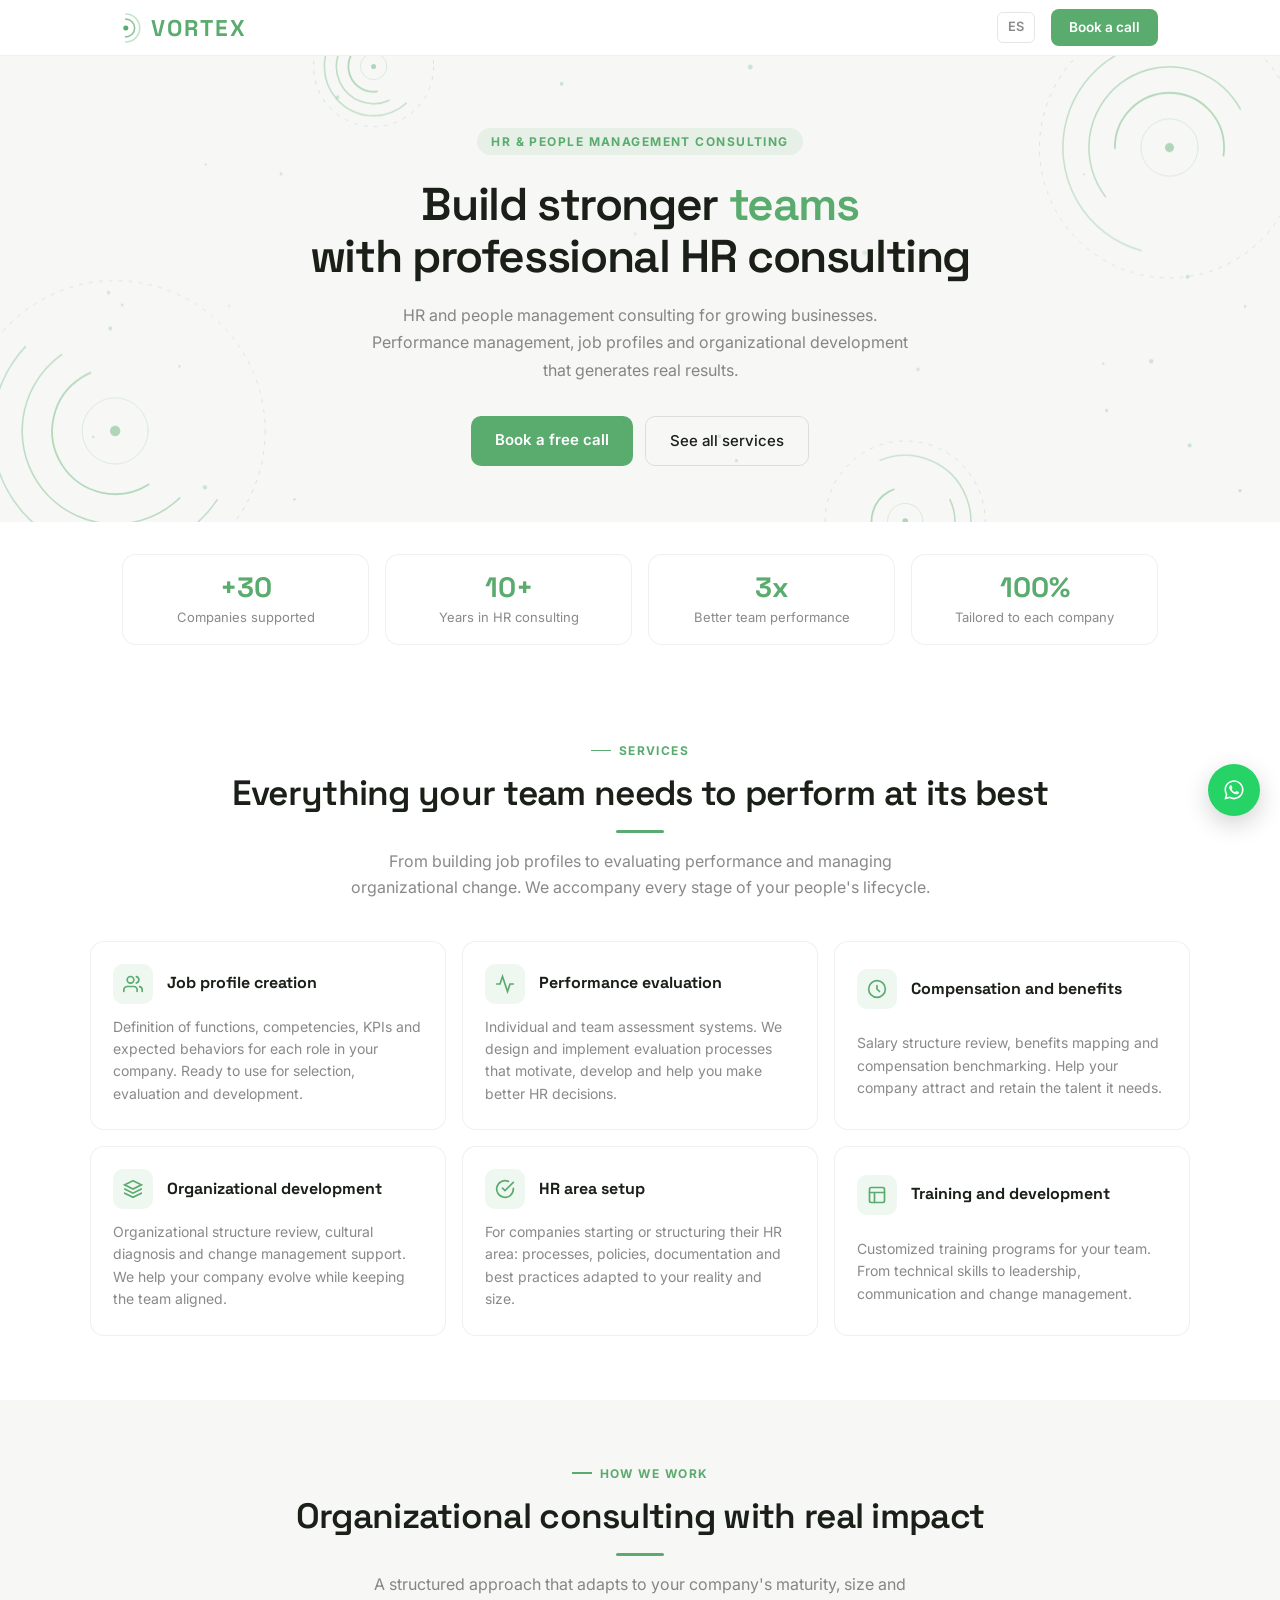
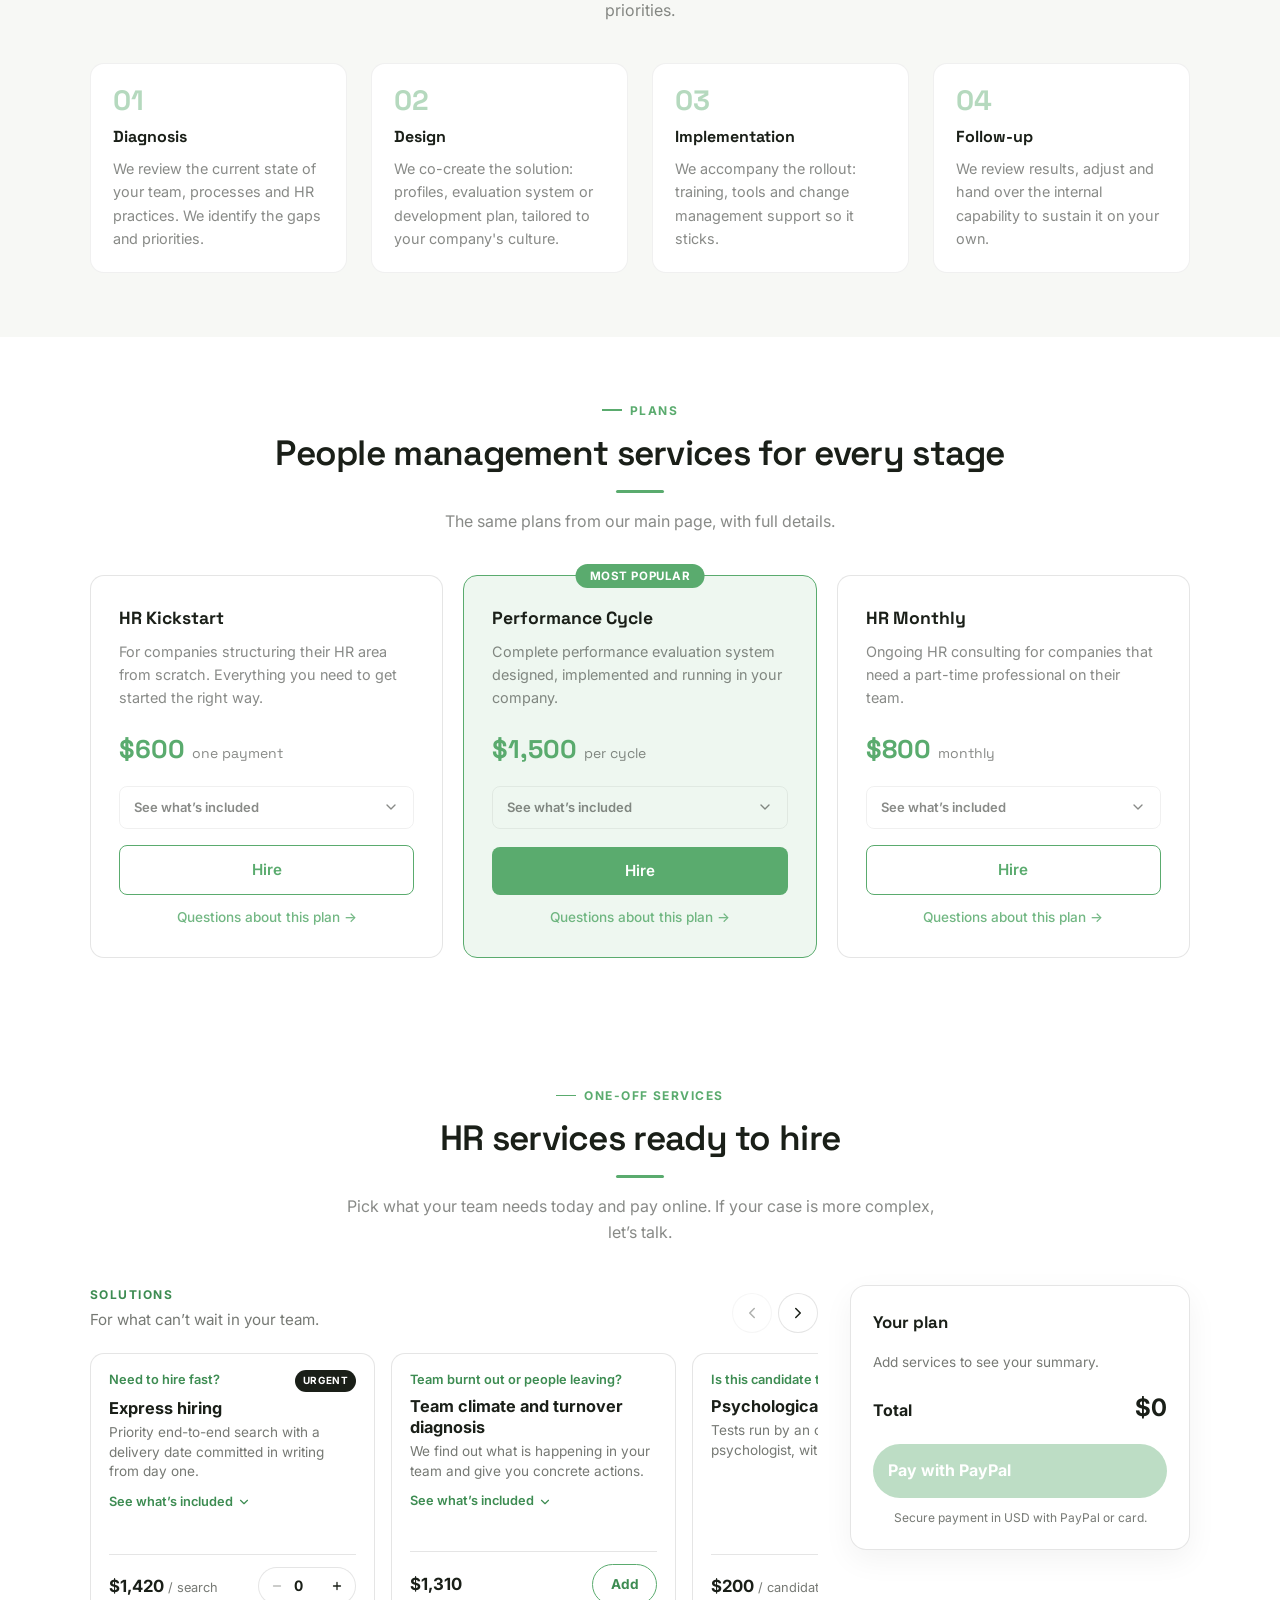
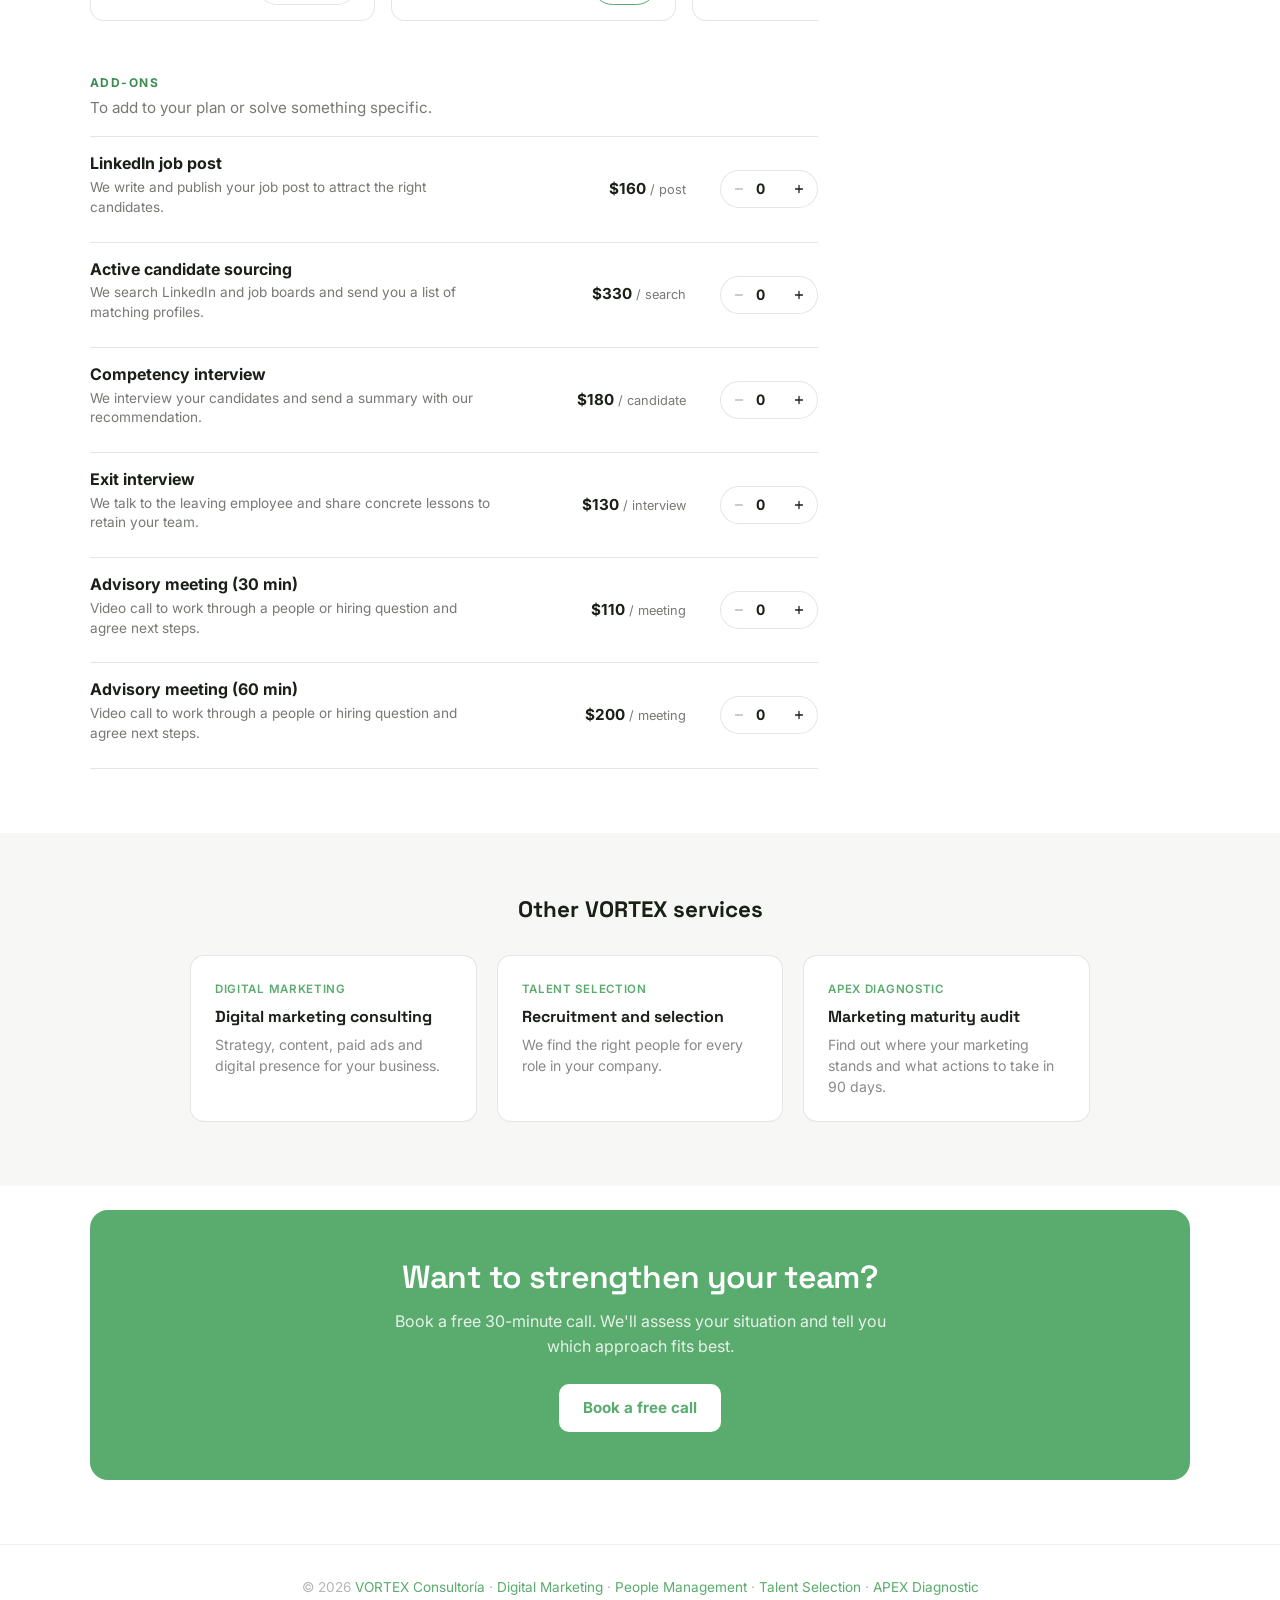
<file: people-management/index.html>
<!DOCTYPE html>
<html lang="en">
<head>
  <!-- Google Tag Manager -->
  <script>(function(w,d,s,l,i){w[l]=w[l]||[];w[l].push({'gtm.start':
  new Date().getTime(),event:'gtm.js'});var f=d.getElementsByTagName(s)[0],
  j=d.createElement(s),dl=l!='dataLayer'?'&l='+l:'';j.async=true;j.src=
  'https://www.googletagmanager.com/gtm.js?id='+i+dl;f.parentNode.insertBefore(j,f);
  })(window,document,'script','dataLayer','GTM-PHNP8BP2');</script>
  <!-- End Google Tag Manager -->
  <meta charset="UTF-8">
  <meta name="viewport" content="width=device-width, initial-scale=1.0">
  <title>HR & People Management Consulting Services | VORTEX</title>
  <meta name="description" content="HR and performance management consulting for growing businesses: job descriptions, employee assessments and organizational development.">
  <meta name="robots" content="index, follow">
  <link rel="canonical" href="https://vortexcor.com/people-management/">
  <link rel="alternate" hreflang="es-CL" href="https://vortexcor.com/gestion-de-personas/">
  <link rel="alternate" hreflang="en" href="https://vortexcor.com/people-management/">
  <link rel="alternate" hreflang="x-default" href="https://vortexcor.com/people-management/">
  <link rel="icon" type="image/svg+xml" href="data:image/svg+xml,%3Csvg xmlns='http://www.w3.org/2000/svg' viewBox='0 0 36 36'%3E%3Ccircle cx='18' cy='18' r='18' fill='%235aab6e'/%3E%3Ctext x='18' y='24' text-anchor='middle' font-family='Arial' font-weight='bold' font-size='16' fill='white'%3EV%3C/text%3E%3C/svg%3E">
  <link rel="apple-touch-icon" href="/apple-touch-icon.png">
  <meta property="og:type" content="website">
  <meta property="og:url" content="https://vortexcor.com/people-management/">
  <meta property="og:locale" content="en_US">
  <meta property="og:title" content="HR & People Management Consulting Services | VORTEX">
  <meta property="og:description" content="Human resources consulting for growing businesses. Performance management, job description development and organizational development.">
  <meta property="og:image" content="https://vortexcor.com/og-image-en.png">
  <script type="application/ld+json">
  {
    "@context": "https://schema.org",
    "@type": "Service",
    "name": "HR & People Management Consulting",
    "provider": {"@type": "Organization", "name": "VORTEX Consultoría", "url": "https://vortexcor.com"},
    "areaServed": "Worldwide",
    "description": "Human resources and performance management consulting for growing businesses.",
    "url": "https://vortexcor.com/people-management/"
  }
  </script>
  <link rel="preconnect" href="https://fonts.googleapis.com">
  <link rel="preconnect" href="https://fonts.gstatic.com" crossorigin>
  <link href="https://fonts.googleapis.com/css2?family=Space+Grotesk:wght@400;500;600;700;800&family=Inter:wght@400;500;600&display=swap&font-display=swap" rel="stylesheet">
  <style>
    :root {
      --bg: #ffffff; --bg2: #f7f8f5; --bg3: #eef1ea;
      --border-light: rgba(0,0,0,0.06); --border: rgba(0,0,0,0.10);
      --accent: #5aab6e; --accent-dim: rgba(90,171,110,0.10); --accent-hi: #3d8c52;
      --text: #1a1f18; --text-muted: rgba(26,31,24,0.52); --text-dim: rgba(26,31,24,0.32);
      --radius: 14px; --max: 1100px;
    }
    *, *::before, *::after { box-sizing: border-box; margin: 0; padding: 0; }
    html { scroll-behavior: smooth; font-size: 16px; }
    body { background: var(--bg); color: var(--text); font-family: 'Inter', sans-serif; line-height: 1.6; -webkit-font-smoothing: antialiased; }
    h1,h2,h3,h4 { font-family: 'Space Grotesk', sans-serif; }
    nav { position: sticky; top: 0; z-index: 100; height: 56px; background: rgba(255,255,255,0.92); backdrop-filter: blur(24px); border-bottom: 1px solid var(--border-light); }
    .nav-inner { display: flex; align-items: center; justify-content: space-between; max-width: var(--max); margin: 0 auto; padding: 0 2rem; height: 100%; }
    .nav-logo { text-decoration: none; display: flex; align-items: center; }
    .nav-right { display: flex; align-items: center; gap: 1rem; }
    .nav-cta { background: var(--accent); color: #fff; border: none; border-radius: 8px; padding: 8px 18px; font-size: 0.85rem; font-weight: 600; cursor: pointer; text-decoration: none; font-family: inherit; }
    .nav-cta:hover { background: var(--accent-hi); }
    .lang-switch { font-size: 0.8rem; font-weight: 600; color: var(--text-muted); text-decoration: none; border: 1px solid var(--border); border-radius: 6px; padding: 4px 10px; }
    .lang-switch:hover { border-color: var(--accent); color: var(--accent); }
    .hero { background: var(--bg2); padding: 80px 2rem 64px; text-align: center; }
    .hero-inner { max-width: var(--max); margin: 0 auto; }
    .eyebrow { display: inline-block; font-size: 0.75rem; font-weight: 700; letter-spacing: 0.12em; text-transform: uppercase; color: var(--accent); background: var(--accent-dim); padding: 4px 14px; border-radius: 20px; margin-bottom: 1.5rem; }
    h1 { font-size: clamp(2rem, 5vw, 3rem); font-weight: 800; line-height: 1.15; margin-bottom: 1.25rem; }
    h1 em { color: var(--accent); font-style: normal; }
    .hero-desc { font-size: 1.1rem; color: var(--text-muted); max-width: 600px; margin: 0 auto 2rem; }
    .hero-ctas { display: flex; gap: 12px; justify-content: center; flex-wrap: wrap; }
    .btn-primary { background: var(--accent); color: #fff; padding: 14px 28px; border-radius: 10px; font-weight: 600; font-size: 0.95rem; text-decoration: none; transition: background 0.15s; }
    .btn-primary:hover { background: var(--accent-hi); }
    .btn-ghost { background: transparent; color: var(--text); border: 1.5px solid var(--border); padding: 13px 24px; border-radius: 10px; font-weight: 500; font-size: 0.95rem; text-decoration: none; }
    .btn-ghost:hover { border-color: var(--accent); color: var(--accent); }
    .stats { display: flex; justify-content: center; gap: 3rem; padding: 48px 2rem; border-bottom: 1px solid var(--border-light); flex-wrap: wrap; }
    .stat { text-align: center; }
    .stat-num { font-family: 'Space Grotesk', sans-serif; font-size: 2rem; font-weight: 800; color: var(--accent); }
    .stat-label { font-size: 0.85rem; color: var(--text-muted); margin-top: 2px; }
    section { padding: 72px 2rem; }
    .section-inner { max-width: var(--max); margin: 0 auto; }
    .section-eyebrow { font-size: 0.75rem; font-weight: 700; letter-spacing: 0.12em; text-transform: uppercase; color: var(--accent); margin-bottom: 0.75rem; }
    h2 { font-size: clamp(1.6rem, 3.5vw, 2.2rem); font-weight: 800; line-height: 1.2; margin-bottom: 1rem; }
    .section-sub { font-size: 1.05rem; color: var(--text-muted); max-width: 600px; margin-bottom: 3rem; }
    .services-grid { display: grid; grid-template-columns: repeat(auto-fit, minmax(280px, 1fr)); gap: 1.5rem; }
    .service-card { background: var(--bg2); border-radius: var(--radius); padding: 2rem; border: 1px solid var(--border-light); }
    .service-card h3 { font-size: 1.1rem; font-weight: 700; margin-bottom: 0.75rem; }
    .service-card p { font-size: 0.95rem; color: var(--text-muted); line-height: 1.6; }
    .service-icon { width: 44px; height: 44px; background: var(--accent-dim); border-radius: 10px; display: flex; align-items: center; justify-content: center; margin-bottom: 1rem; }
    .service-icon svg { width: 22px; height: 22px; stroke: var(--accent); fill: none; stroke-width: 2; stroke-linecap: round; }
    .process { background: var(--bg2); }
    .steps { display: grid; grid-template-columns: repeat(auto-fit, minmax(220px, 1fr)); gap: 1.5rem; }
    .step { background: var(--bg); border-radius: var(--radius); padding: 1.75rem; border: 1px solid var(--border-light); }
    .step-num { font-family: 'Space Grotesk', sans-serif; font-size: 2rem; font-weight: 800; color: rgba(90,171,110,0.45); line-height: 1; margin-bottom: 0.75rem; }
    .step h3 { font-size: 1rem; font-weight: 700; margin-bottom: 0.5rem; }
    .step p { font-size: 0.9rem; color: var(--text-muted); }
    .packs-grid { display: grid; grid-template-columns: repeat(auto-fit, minmax(260px, 1fr)); gap: 1.5rem; }
    .pack-card { border-radius: var(--radius); padding: 2rem; border: 1.5px solid var(--border); position: relative; }
    .pack-card.featured { border-color: var(--accent); background: var(--accent-dim); }
    .pack-badge { position: absolute; top: -12px; left: 50%; transform: translateX(-50%); background: var(--accent); color: #fff; font-size: 0.72rem; font-weight: 700; padding: 3px 14px; border-radius: 20px; white-space: nowrap; letter-spacing: 0.05em; }
    .pack-title { font-family: 'Space Grotesk', sans-serif; font-size: 1.1rem; font-weight: 700; margin-bottom: 0.5rem; }
    .pack-price { font-family: 'Space Grotesk', sans-serif; font-size: 1.8rem; font-weight: 800; color: var(--accent); margin: 1rem 0; }
    .pack-price span { font-size: 1rem; color: var(--text-muted); font-weight: 400; }
    .pack-desc { font-size: 0.9rem; color: var(--text-muted); margin-bottom: 1.25rem; }
    .pack-features { list-style: none; display: flex; flex-direction: column; gap: 8px; margin-bottom: 1.5rem; }
    .pack-features li { font-size: 0.9rem; padding-left: 1.25rem; position: relative; }
    .pack-features li::before { content: '✓'; position: absolute; left: 0; color: var(--accent); font-weight: 700; }
    .pack-cta { display: block; text-align: center; background: var(--accent); color: #fff; padding: 12px; border-radius: 8px; font-weight: 600; font-size: 0.95rem; text-decoration: none; }
    .pack-cta:hover { background: var(--accent-hi); }
    .pack-cta-secondary { background: transparent; color: var(--accent); border: 1.5px solid var(--accent); }
    .pack-cta-secondary:hover { background: var(--accent); color: #fff; }
    .plan-actions { margin-top: 1rem; }
    .plan-doubt { display: block; text-align: center; margin-top: 0.75rem; font-size: 0.8125rem; color: var(--accent); text-decoration: none; font-weight: 500; opacity: 0.85; transition: opacity 0.2s; }
    .plan-doubt:hover { opacity: 1; text-decoration: underline; }
    .cta-section { background: var(--accent); color: #fff; text-align: center; padding: 72px 2rem; }
    .cta-section h2 { color: #fff; margin-bottom: 1rem; }
    .cta-section p { color: rgba(255,255,255,0.85); margin-bottom: 2rem; font-size: 1.05rem; max-width: 500px; margin-left: auto; margin-right: auto; }
    .btn-white { background: #fff; color: var(--accent); padding: 14px 28px; border-radius: 10px; font-weight: 700; font-size: 0.95rem; text-decoration: none; display: inline-block; }
    .btn-white:hover { opacity: 0.9; }
    .related-services { background: var(--bg2); padding: 64px 2rem; }
    .related-services h2 { text-align: center; font-size: 1.4rem; margin-bottom: 2rem; }
    .related-grid { display: grid; grid-template-columns: repeat(auto-fit, minmax(220px, 1fr)); gap: 1.25rem; max-width: 900px; margin: 0 auto; }
    .related-card { background: var(--bg); border: 1px solid var(--border); border-radius: var(--radius); padding: 1.5rem; text-decoration: none; color: var(--text); transition: box-shadow 0.2s, border-color 0.2s; }
    .related-card:hover { box-shadow: 0 4px 16px rgba(0,0,0,0.08); border-color: var(--accent); }
    .related-card-label { font-size: 0.72rem; font-weight: 600; color: var(--accent); letter-spacing: 0.06em; text-transform: uppercase; margin-bottom: 0.5rem; }
    .related-card h3 { font-size: 1rem; font-weight: 700; margin-bottom: 0.4rem; line-height: 1.3; }
    .related-card p { font-size: 0.88rem; color: var(--text-muted); line-height: 1.5; }
    footer { padding: 32px 2rem; border-top: 1px solid var(--border-light); text-align: center; }
    footer p { font-size: 0.85rem; color: var(--text-dim); }
    footer a { color: var(--accent); text-decoration: none; }
    .price-clp { font-size: 0.65rem; font-weight: 500; color: var(--text-muted); letter-spacing: 0.03em; margin-left: 2px; vertical-align: super; line-height: 1; }
    @media (max-width: 640px) { .stats { gap: 2rem; } .hero { padding: 56px 1.25rem 48px; } section { padding: 56px 1.25rem; } }
  </style>
<link rel="stylesheet" href="/vortex-sub.css">
</head>
<body>
<!-- Google Tag Manager (noscript) -->
<noscript><iframe src="https://www.googletagmanager.com/ns.html?id=GTM-PHNP8BP2"
height="0" width="0" style="display:none;visibility:hidden"></iframe></noscript>
<!-- End Google Tag Manager (noscript) -->

<nav>
  <div class="nav-inner">
    <a href="/" class="nav-logo" aria-label="Back to home">
      <svg viewBox="0 0 200 60" height="38" fill="none" xmlns="http://www.w3.org/2000/svg">
        <g transform="translate(6,30) rotate(-90 0 0)">
          <circle cx="0" cy="0" r="22" stroke="#5aab6e" stroke-width="2.5" fill="none" opacity="0.35" stroke-dasharray="69.1 69.1" stroke-linecap="round"/>
          <circle cx="0" cy="0" r="14" stroke="#5aab6e" stroke-width="2.5" fill="none" opacity="0.7" stroke-dasharray="44 44" stroke-linecap="round"/>
          <circle cx="0" cy="0" r="4" fill="#5aab6e"/>
        </g>
        <text x="46" y="42" font-family="'Space Grotesk',Arial,sans-serif" font-weight="800" font-size="36" letter-spacing="3" fill="#5aab6e">VORTEX</text>
      </svg>
    </a>
    <div class="nav-right">
      <a href="/gestion-de-personas/" class="lang-switch">ES</a>
      <a href="https://calendly.com/vortexcor2026/30-min-marketing-discovery-session-clone" class="nav-cta" target="_blank" rel="noopener">Book a call</a>
    </div>
  </div>
</nav>

<section class="hero">
  <div class="hero-inner">
    <div class="eyebrow">HR & People Management Consulting</div>
    <h1>Build stronger <em>teams</em><br>with professional HR consulting</h1>
    <p class="hero-desc">HR and people management consulting for growing businesses. Performance management, job profiles and organizational development that generates real results.</p>
    <div class="hero-ctas">
      <a href="https://calendly.com/vortexcor2026/30-min-marketing-discovery-session-clone" class="btn-primary" target="_blank" rel="noopener">Book a free call</a>
      <a href="/" class="btn-ghost">See all services</a>
    </div>
  </div>
</section>

<div class="stats">
  <div class="stat"><div class="stat-num">+30</div><div class="stat-label">companies supported</div></div>
  <div class="stat"><div class="stat-num">10+</div><div class="stat-label">years in HR consulting</div></div>
  <div class="stat"><div class="stat-num">3x</div><div class="stat-label">better team performance</div></div>
  <div class="stat"><div class="stat-num">100%</div><div class="stat-label">tailored to each company</div></div>
</div>

<section>
  <div class="section-inner">
    <div class="section-eyebrow">Services</div>
    <h2>Everything your team needs to perform at its best</h2>
    <p class="section-sub">From building job profiles to evaluating performance and managing organizational change. We accompany every stage of your people's lifecycle.</p>
    <div class="services-grid">
      <div class="service-card">
        <div class="service-icon"><svg viewBox="0 0 24 24"><path d="M17 21v-2a4 4 0 0 0-4-4H5a4 4 0 0 0-4 4v2"/><circle cx="9" cy="7" r="4"/><path d="M23 21v-2a4 4 0 0 0-3-3.87M16 3.13a4 4 0 0 1 0 7.75"/></svg></div>
        <h3>Job profile creation</h3>
        <p>Definition of functions, competencies, KPIs and expected behaviors for each role in your company. Ready to use for selection, evaluation and development.</p>
      </div>
      <div class="service-card">
        <div class="service-icon"><svg viewBox="0 0 24 24"><polyline points="22 12 18 12 15 21 9 3 6 12 2 12"/></svg></div>
        <h3>Performance evaluation</h3>
        <p>Individual and team assessment systems. We design and implement evaluation processes that motivate, develop and help you make better HR decisions.</p>
      </div>
      <div class="service-card">
        <div class="service-icon"><svg viewBox="0 0 24 24"><circle cx="12" cy="12" r="10"/><path d="M12 8v4l3 3"/></svg></div>
        <h3>Compensation and benefits</h3>
        <p>Salary structure review, benefits mapping and compensation benchmarking. Help your company attract and retain the talent it needs.</p>
      </div>
      <div class="service-card">
        <div class="service-icon"><svg viewBox="0 0 24 24"><path d="M12 2L2 7l10 5 10-5-10-5zM2 17l10 5 10-5M2 12l10 5 10-5"/></svg></div>
        <h3>Organizational development</h3>
        <p>Organizational structure review, cultural diagnosis and change management support. We help your company evolve while keeping the team aligned.</p>
      </div>
      <div class="service-card">
        <div class="service-icon"><svg viewBox="0 0 24 24"><path d="M22 11.08V12a10 10 0 1 1-5.93-9.14"/><polyline points="22 4 12 14.01 9 11.01"/></svg></div>
        <h3>HR area setup</h3>
        <p>For companies starting or structuring their HR area: processes, policies, documentation and best practices adapted to your reality and size.</p>
      </div>
      <div class="service-card">
        <div class="service-icon"><svg viewBox="0 0 24 24"><rect x="3" y="3" width="18" height="18" rx="2"/><path d="M3 9h18M9 21V9"/></svg></div>
        <h3>Training and development</h3>
        <p>Customized training programs for your team. From technical skills to leadership, communication and change management.</p>
      </div>
    </div>
  </div>
</section>

<section class="process">
  <div class="section-inner">
    <div class="section-eyebrow">How we work</div>
    <h2>Organizational consulting with real impact</h2>
    <p class="section-sub">A structured approach that adapts to your company's maturity, size and priorities.</p>
    <div class="steps">
      <div class="step"><div class="step-num">01</div><h3>Diagnosis</h3><p>We review the current state of your team, processes and HR practices. We identify the gaps and priorities.</p></div>
      <div class="step"><div class="step-num">02</div><h3>Design</h3><p>We co-create the solution: profiles, evaluation system or development plan, tailored to your company's culture.</p></div>
      <div class="step"><div class="step-num">03</div><h3>Implementation</h3><p>We accompany the rollout: training, tools and change management support so it sticks.</p></div>
      <div class="step"><div class="step-num">04</div><h3>Follow-up</h3><p>We review results, adjust and hand over the internal capability to sustain it on your own.</p></div>
    </div>
  </div>
</section>

<section>
  <div class="section-inner">
    <div class="section-eyebrow">Plans</div>
    <h2>People management services for every stage</h2>
    <p class="section-sub">The same plans from our main page, with full details.</p>
    <div class="packs-grid">
      <div class="pack-card">
        <div class="pack-title">HR Kickstart</div>
        <div class="pack-desc">For companies structuring their HR area from scratch. Everything you need to get started the right way.</div>
        <div class="pack-price">$600 <span>one payment</span></div>
        <ul class="pack-features">
          <li>HR area diagnosis</li>
          <li>Job profile creation for key roles</li>
          <li>Basic policy and procedure documentation</li>
          <li>Priority action plan</li>
        </ul>
        <div class="plan-actions">
          <a data-vx-paypal-plan="kickstart" href="https://calendly.com/vortexcor2026/30min" target="_blank" rel="noopener" class="pack-cta pack-cta-secondary">Hire</a>
          <a href="https://calendly.com/vortexcor2026/30-min-marketing-discovery-session-clone" class="plan-doubt" target="_blank" rel="noopener">Questions about this plan →</a>
        </div>
      </div>
      <div class="pack-card featured">
        <div class="pack-badge">MOST POPULAR</div>
        <div class="pack-title">Performance Cycle</div>
        <div class="pack-desc">Complete performance evaluation system designed, implemented and running in your company.</div>
        <div class="pack-price">$1,500 <span>per cycle</span></div>
        <ul class="pack-features">
          <li>Customized evaluation design</li>
          <li>Instrument setup and launch</li>
          <li>Manager and team training</li>
          <li>Individual and team results report</li>
          <li>Development recommendations per person</li>
        </ul>
        <div class="plan-actions">
          <a data-vx-paypal-plan="performance" href="https://calendly.com/vortexcor2026/30min" target="_blank" rel="noopener" class="pack-cta">Hire</a>
          <a href="https://calendly.com/vortexcor2026/30-min-marketing-discovery-session-clone" class="plan-doubt" target="_blank" rel="noopener">Questions about this plan →</a>
        </div>
      </div>
      <div class="pack-card">
        <div class="pack-title">HR Monthly</div>
        <div class="pack-desc">Ongoing HR consulting for companies that need a part-time professional on their team.</div>
        <div class="pack-price">$800 <span>monthly</span></div>
        <ul class="pack-features">
          <li>Up to 8 hours of consulting per month</li>
          <li>Priority email and WhatsApp support</li>
          <li>Monthly review meeting</li>
          <li>Ad hoc HR documentation</li>
        </ul>
        <div class="plan-actions">
          <a data-vx-paypal-plan="hrmonthly" href="https://calendly.com/vortexcor2026/30min" target="_blank" rel="noopener" class="pack-cta pack-cta-secondary">Hire</a>
          <a href="https://calendly.com/vortexcor2026/30-min-marketing-discovery-session-clone" class="plan-doubt" target="_blank" rel="noopener">Questions about this plan →</a>
        </div>
      </div>
    </div>
  </div>
</section>

<section id="servicios-puntuales">
  <div class="section-inner">
    <div class="section-eyebrow">One-off services</div>
    <h2>HR services ready to hire</h2>
    <p class="section-sub">Pick what your team needs today and pay online. If your case is more complex, let’s talk.</p>
    <div data-vx-arma data-line="rrhh"></div>
  </div>
</section>

<section class="related-services">
  <h2>Other VORTEX services</h2>
  <div class="related-grid">
    <a href="/digital-marketing/" class="related-card">
      <div class="related-card-label">Digital Marketing</div>
      <h3>Digital marketing consulting</h3>
      <p>Strategy, content, paid ads and digital presence for your business.</p>
    </a>
    <a href="/talent-selection/" class="related-card">
      <div class="related-card-label">Talent Selection</div>
      <h3>Recruitment and selection</h3>
      <p>We find the right people for every role in your company.</p>
    </a>
    <a href="/apex-diagnostic/" class="related-card">
      <div class="related-card-label">APEX Diagnostic</div>
      <h3>Marketing maturity audit</h3>
      <p>Find out where your marketing stands and what actions to take in 90 days.</p>
    </a>
  </div>
</section>

<section class="cta-section">
  <h2>Want to strengthen your team?</h2>
  <p>Book a free 30-minute call. We'll assess your situation and tell you which approach fits best.</p>
  <a href="https://calendly.com/vortexcor2026/30-min-marketing-discovery-session-clone" class="btn-white" target="_blank" rel="noopener">Book a free call</a>
</section>

<footer>
  <p>© 2026 <a href="/">VORTEX Consultoría</a> · <a href="/digital-marketing/">Digital Marketing</a> · <a href="/people-management/">People Management</a> · <a href="/talent-selection/">Talent Selection</a> · <a href="/apex-diagnostic/">APEX Diagnostic</a></p>
</footer>

<script>
  function payWithFlow(token) {
    const modal = document.getElementById('checkout-modal');
    modal.dataset.token = token;
    document.getElementById('checkout-name').value = '';
    document.getElementById('checkout-email').value = '';
    document.getElementById('checkout-error').textContent = '';
    modal.style.display = 'flex';
    document.getElementById('checkout-name').focus();
  }
  document.addEventListener('DOMContentLoaded', () => {
    if (new URLSearchParams(location.search).get('pago') === 'ok') {
      document.getElementById('pago-ok-modal').style.display = 'flex';
    }
    document.getElementById('checkout-cancel').addEventListener('click', () => {
      document.getElementById('checkout-modal').style.display = 'none';
    });
    document.getElementById('checkout-modal').addEventListener('click', (e) => {
      if (e.target === document.getElementById('checkout-modal')) document.getElementById('checkout-modal').style.display = 'none';
    });
    document.getElementById('checkout-form').addEventListener('submit', async (e) => {
      e.preventDefault();
      const modal = document.getElementById('checkout-modal');
      const token = modal.dataset.token;
      const name = document.getElementById('checkout-name').value.trim();
      const email = document.getElementById('checkout-email').value.trim();
      const errEl = document.getElementById('checkout-error');
      const btn = document.getElementById('checkout-submit');
      if (!name || !email) { errEl.textContent = 'Please fill in all fields.'; return; }
      btn.disabled = true; btn.textContent = 'One moment…'; errEl.textContent = '';
      try {
        const res = await fetch('/.netlify/functions/create-payment', {
          method: 'POST', headers: { 'Content-Type': 'application/json' },
          body: JSON.stringify({ token, name, email, ...(window._armaItems && token === 'i3d1a9b1b20dfcf2232829658b9f49f3fc336bfc' ? { items: window._armaItems } : {}) })
        });
        const data = await res.json();
        modal.style.display = 'none';
        if (data.url) { window.location.href = data.url; }
        else { errEl.textContent = data.error || 'Error connecting to payment system.'; btn.disabled = false; btn.textContent = 'Proceed to payment'; }
      } catch (err) {
        errEl.textContent = 'Connection error. Please try again.'; btn.disabled = false; btn.textContent = 'Proceed to payment';
      }
    });
  });
</script>

<div id="pago-ok-modal" style="display:none;position:fixed;inset:0;z-index:10000;background:rgba(0,0,0,.55);align-items:center;justify-content:center;padding:1rem;">
  <div style="background:#fff;border-radius:12px;padding:2.5rem 2rem;max-width:420px;width:100%;box-shadow:0 8px 40px rgba(0,0,0,.18);text-align:center;">
    <div style="font-size:2.5rem;margin-bottom:1rem;">✅</div>
    <h3 style="margin:0 0 .5rem;font-size:1.3rem;">Payment received!</h3>
    <p style="margin:0 0 1.5rem;font-size:.95rem;color:#555;">Thank you for your purchase. We'll send a confirmation email with next steps.</p>
    <button onclick="document.getElementById('pago-ok-modal').style.display='none';history.replaceState(null,'',location.pathname);" style="background:#2d6a4f;color:#fff;border:none;border-radius:8px;padding:.75rem 2rem;font-size:1rem;cursor:pointer;">Close</button>
  </div>
</div>

<div id="checkout-modal" style="display:none;position:fixed;inset:0;z-index:9999;background:rgba(0,0,0,.55);align-items:center;justify-content:center;padding:1rem;">
  <div style="background:#fff;border-radius:12px;padding:2rem 2rem 1.75rem;max-width:420px;width:100%;box-shadow:0 8px 40px rgba(0,0,0,.18);">
    <h3 style="margin:0 0 .35rem;font-size:1.2rem;color:#0b0b0b;">One step before paying</h3>
    <p style="margin:0 0 1.25rem;font-size:.93rem;color:#555;">We need your details to send your welcome and coordinate the start.</p>
    <form id="checkout-form" novalidate>
      <label style="display:block;margin-bottom:.85rem;">
        <span style="font-size:.85rem;font-weight:600;color:#0b0b0b;display:block;margin-bottom:.3rem;">Name</span>
        <input id="checkout-name" type="text" placeholder="Your full name" autocomplete="name" style="width:100%;box-sizing:border-box;padding:.6rem .8rem;border:1.5px solid #ddd;border-radius:7px;font-size:.97rem;outline:none;" onfocus="this.style.borderColor='#5aab6e'" onblur="this.style.borderColor='#ddd'">
      </label>
      <label style="display:block;margin-bottom:1.1rem;">
        <span style="font-size:.85rem;font-weight:600;color:#0b0b0b;display:block;margin-bottom:.3rem;">Email</span>
        <input id="checkout-email" type="email" placeholder="you@email.com" autocomplete="email" style="width:100%;box-sizing:border-box;padding:.6rem .8rem;border:1.5px solid #ddd;border-radius:7px;font-size:.97rem;outline:none;" onfocus="this.style.borderColor='#5aab6e'" onblur="this.style.borderColor='#ddd'">
      </label>
      <p id="checkout-error" style="color:#d94040;font-size:.85rem;margin:-.5rem 0 .75rem;min-height:1.1em;"></p>
      <div style="display:flex;gap:.75rem;justify-content:flex-end;">
        <button id="checkout-cancel" type="button" style="padding:.55rem 1.2rem;border:1.5px solid #ddd;border-radius:7px;background:#fff;color:#555;font-size:.93rem;cursor:pointer;">Cancel</button>
        <button id="checkout-submit" type="submit" style="padding:.55rem 1.5rem;border:none;border-radius:7px;background:#5aab6e;color:#fff;font-size:.95rem;font-weight:600;cursor:pointer;">Proceed to payment</button>
      </div>
    </form>
  </div>
</div>

<script src="/vortex-catalog.js" defer></script>
<script src="/vortex-arma.js" defer></script>
<script src="/vortex-tracking.js" defer></script>
<script src="/vortex-sub.js" defer></script>
<script src="/vortex-wa.js" defer></script>
</body>
</html>
</file>
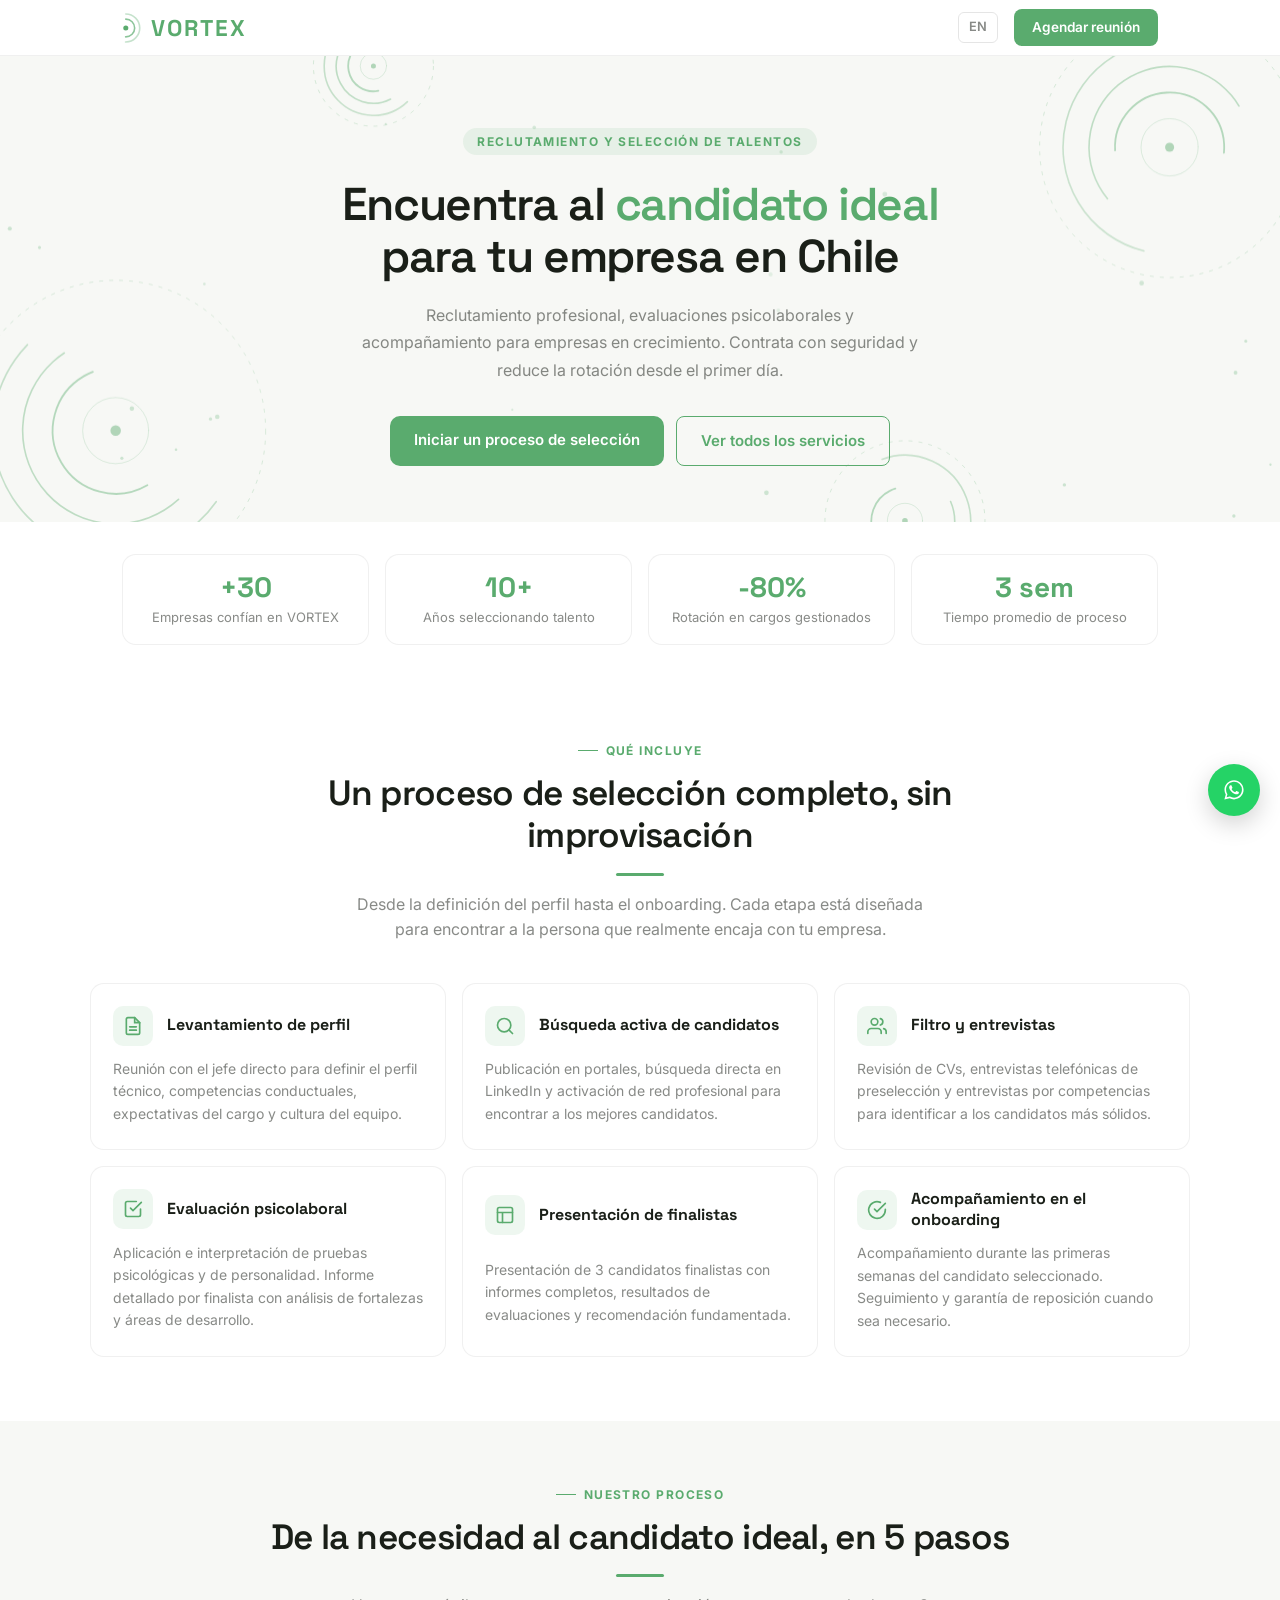
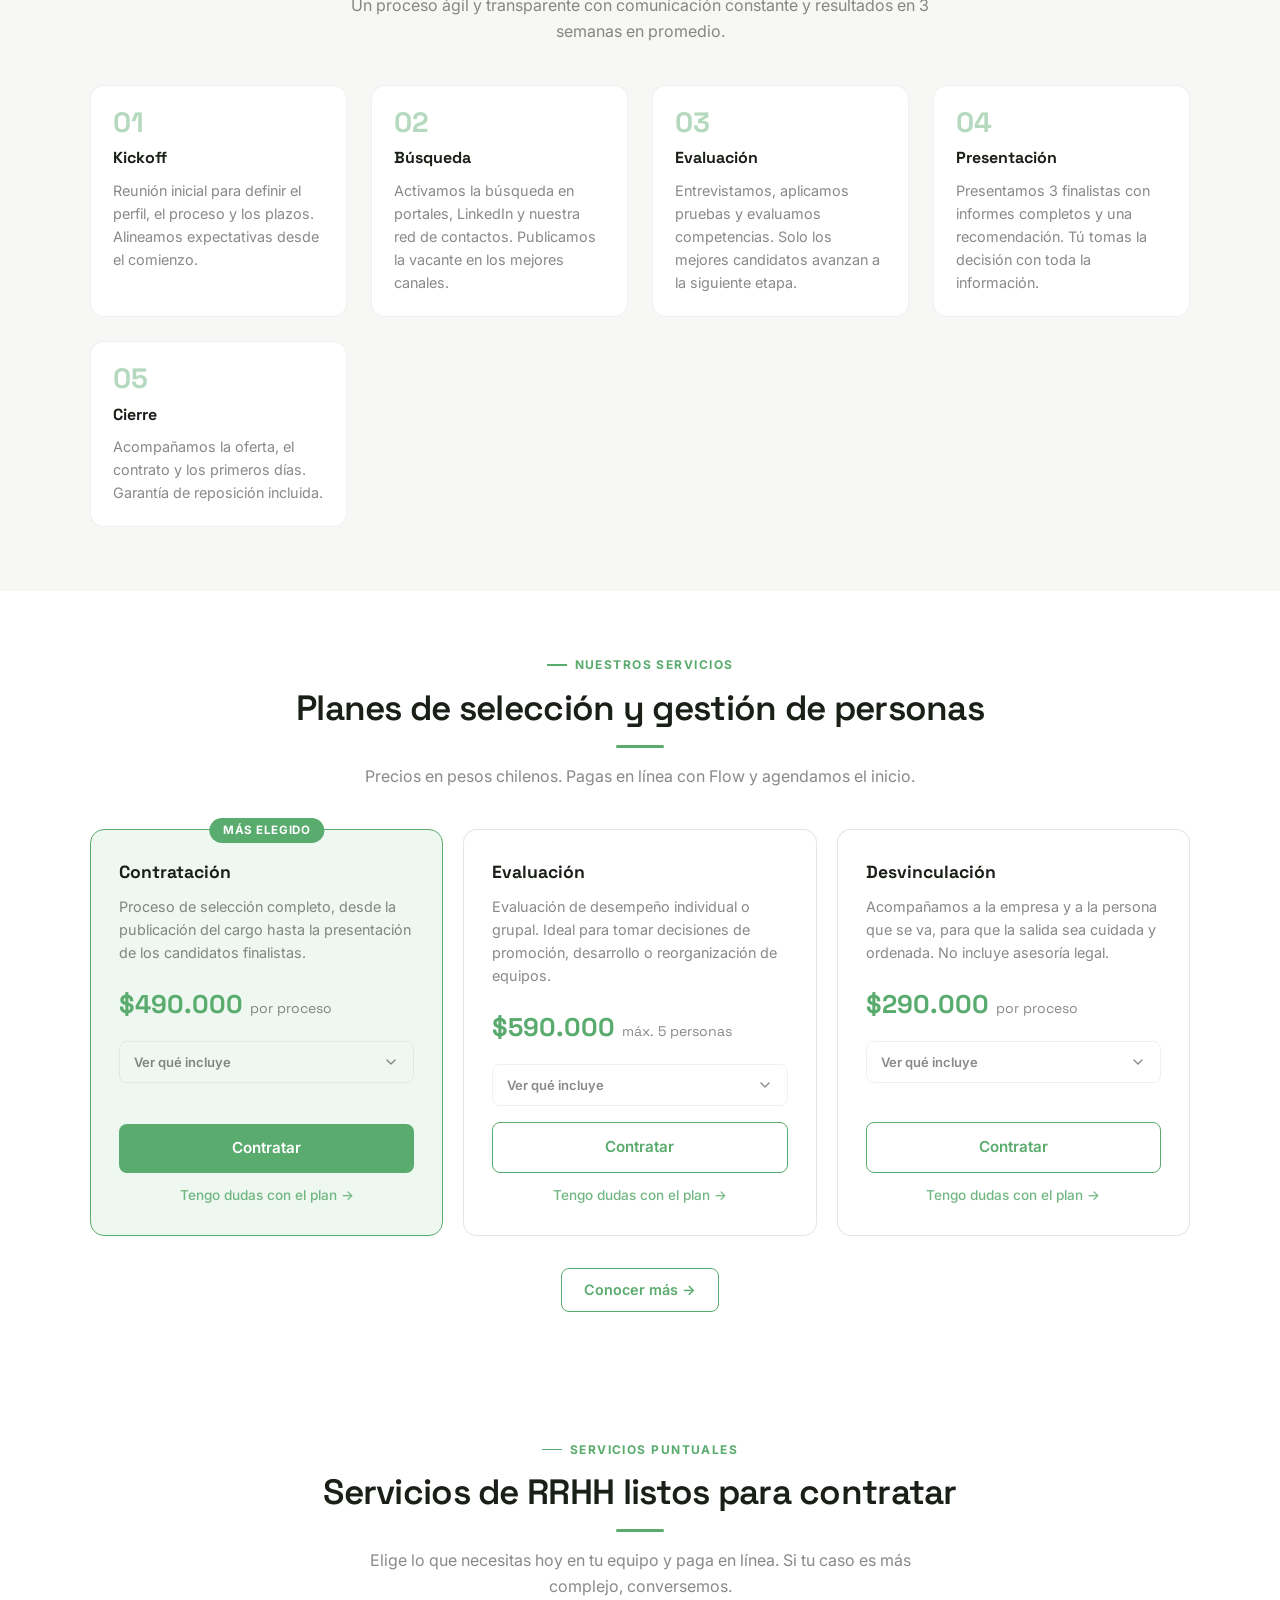
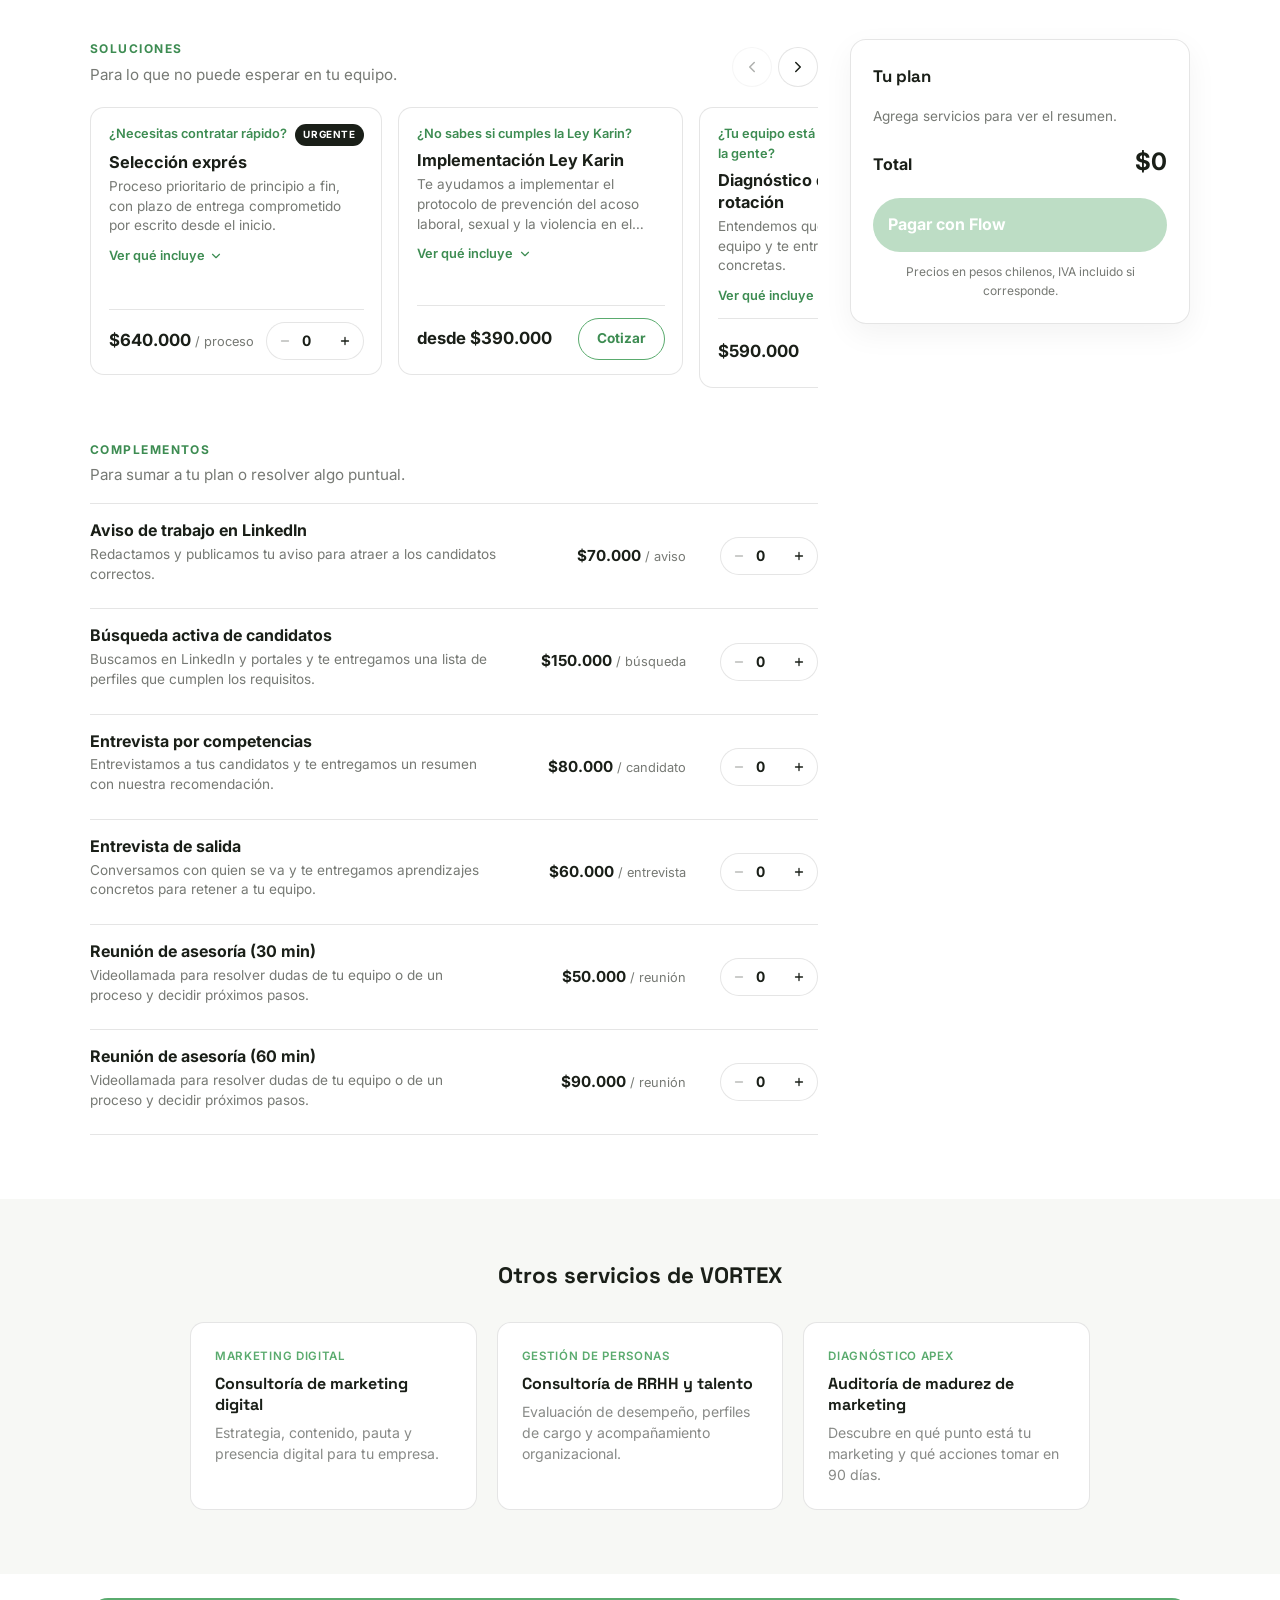
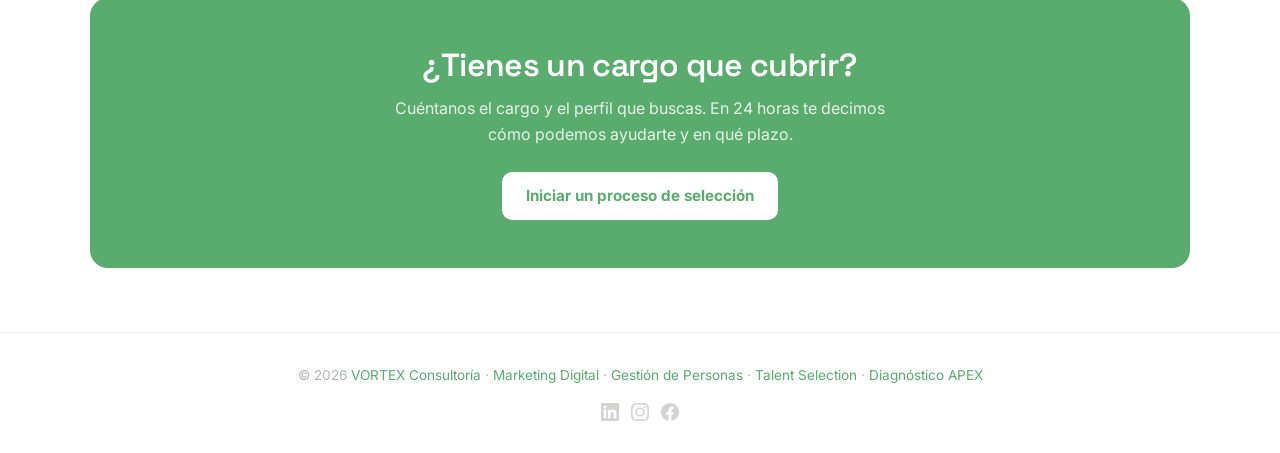
<file: seleccion-de-talentos/index.html>
<!DOCTYPE html>
<html lang="es">
<head>
  <!-- Google Tag Manager -->
  <script>(function(w,d,s,l,i){w[l]=w[l]||[];w[l].push({'gtm.start':
  new Date().getTime(),event:'gtm.js'});var f=d.getElementsByTagName(s)[0],
  j=d.createElement(s),dl=l!='dataLayer'?'&l='+l:'';j.async=true;j.src=
  'https://www.googletagmanager.com/gtm.js?id='+i+dl;f.parentNode.insertBefore(j,f);
  })(window,document,'script','dataLayer','GTM-PHNP8BP2');</script>
  <!-- End Google Tag Manager -->
  <meta charset="UTF-8">
  <meta name="viewport" content="width=device-width, initial-scale=1.0">
  <title>Reclutamiento y Selección de Personal en Santiago | VORTEX</title>
  <meta name="description" content="Selección de personal desde $490.000: publicación, pruebas psicolaborales, entrevista por competencias e informe por candidato. Test de inglés opcional.">
  <meta name="robots" content="index, follow">
  <link rel="canonical" href="https://vortexcor.com/seleccion-de-talentos/">
  <link rel="alternate" hreflang="es-CL" href="https://vortexcor.com/seleccion-de-talentos/">
  <link rel="alternate" hreflang="en" href="https://vortexcor.com/talent-selection/">
  <link rel="alternate" hreflang="x-default" href="https://vortexcor.com/talent-selection/">
  <link rel="icon" type="image/svg+xml" href="data:image/svg+xml,%3Csvg xmlns='http://www.w3.org/2000/svg' viewBox='0 0 36 36'%3E%3Ccircle cx='18' cy='18' r='18' fill='%235aab6e'/%3E%3Ctext x='18' y='24' text-anchor='middle' font-family='Arial' font-weight='bold' font-size='16' fill='white'%3EV%3C/text%3E%3C/svg%3E">
  <link rel="apple-touch-icon" href="/apple-touch-icon.png">
  <meta property="og:type" content="website">
  <meta property="og:locale" content="es_CL">
  <meta property="og:url" content="https://vortexcor.com/seleccion-de-talentos/">
  <meta property="og:title" content="Reclutamiento y Selección de Personal en Santiago | VORTEX">
  <meta property="og:description" content="Selección de personal desde $490.000: publicación, pruebas psicolaborales, entrevista por competencias e informe por candidato. Test de inglés opcional.">
  <meta property="og:image" content="https://vortexcor.com/og-image.png">
  <script type="application/ld+json">
{
  "@context": "https://schema.org",
  "@graph": [
    {
      "@type": "Service",
      "@id": "https://vortexcor.com/seleccion-de-talentos/#service",
      "name": "Reclutamiento y Selección de Personal",
      "serviceType": "Reclutamiento y selección de personal",
      "description": "Proceso de selección completo: redacción y publicación del perfil, filtro, pruebas técnicas y psicológicas, entrevista por competencias, lista de finalistas e informe ejecutivo por candidato.",
      "provider": { "@id": "https://vortexcor.com/#org" },
      "areaServed": { "@type": "Country", "name": "Chile" },
      "url": "https://vortexcor.com/seleccion-de-talentos/",
      "offers": [
        { "@type": "Offer", "name": "Proceso de selección", "price": "490000", "priceCurrency": "CLP" },
        { "@type": "Offer", "name": "Add-on evaluación de inglés", "description": "Entrevista hablada y prueba de nivel escrita.", "price": "120000", "priceCurrency": "CLP" }
      ]
    },
    {
      "@type": "BreadcrumbList",
      "itemListElement": [
        { "@type": "ListItem", "position": 1, "name": "Inicio", "item": "https://vortexcor.com/" },
        { "@type": "ListItem", "position": 2, "name": "Selección de Talentos", "item": "https://vortexcor.com/seleccion-de-talentos/" }
      ]
    }
  ]
}
  </script>
  <link rel="preconnect" href="https://fonts.googleapis.com">
  <link rel="preconnect" href="https://fonts.gstatic.com" crossorigin>
  <link href="https://fonts.googleapis.com/css2?family=Space+Grotesk:wght@400;500;600;700;800&family=Inter:wght@400;500;600&display=swap&font-display=swap" rel="stylesheet">
  <style>
    :root {
      --bg: #ffffff; --bg2: #f7f8f5; --bg3: #eef1ea;
      --border-light: rgba(0,0,0,0.06); --border: rgba(0,0,0,0.10);
      --accent: #5aab6e; --accent-dim: rgba(90,171,110,0.10); --accent-hi: #3d8c52;
      --text: #1a1f18; --text-muted: rgba(26,31,24,0.52); --text-dim: rgba(26,31,24,0.32);
      --radius: 14px; --max: 1100px;
    }
    *, *::before, *::after { box-sizing: border-box; margin: 0; padding: 0; }
    html { scroll-behavior: smooth; font-size: 16px; }
    body { background: var(--bg); color: var(--text); font-family: 'Inter', sans-serif; line-height: 1.6; -webkit-font-smoothing: antialiased; }
    h1,h2,h3,h4 { font-family: 'Space Grotesk', sans-serif; }

    nav {
      position: sticky; top: 0; z-index: 100; height: 56px;
      background: rgba(255,255,255,0.92); backdrop-filter: blur(24px);
      border-bottom: 1px solid var(--border-light);
    }
    .nav-inner { display: flex; align-items: center; justify-content: space-between; max-width: var(--max); margin: 0 auto; padding: 0 2rem; height: 100%; }
    .nav-logo { text-decoration: none; display: flex; align-items: center; }
    .nav-cta { background: var(--accent); color: #fff; border: none; border-radius: 8px; padding: 8px 18px; font-size: 0.85rem; font-weight: 600; cursor: pointer; text-decoration: none; font-family: inherit; }
    .nav-cta:hover { background: var(--accent-hi); }
    .nav-back { font-size: 0.85rem; color: var(--text-muted); text-decoration: none; display: flex; align-items: center; gap: 4px; }
    .nav-back:hover { color: var(--accent); }

    .hero {
      background: var(--bg2);
      padding: 80px 2rem 64px;
      text-align: center;
    }
    .hero-inner { max-width: var(--max); margin: 0 auto; }
    .eyebrow { display: inline-block; font-size: 0.75rem; font-weight: 700; letter-spacing: 0.12em; text-transform: uppercase; color: var(--accent); background: var(--accent-dim); padding: 4px 14px; border-radius: 20px; margin-bottom: 1.5rem; }
    h1 { font-size: clamp(2rem, 5vw, 3rem); font-weight: 800; line-height: 1.15; margin-bottom: 1.25rem; }
    h1 em { color: var(--accent); font-style: normal; }
    .hero-desc { font-size: 1.1rem; color: var(--text-muted); max-width: 600px; margin: 0 auto 2rem; }
    .hero-ctas { display: flex; gap: 12px; justify-content: center; flex-wrap: wrap; }
    .btn-primary { background: var(--accent); color: #fff; padding: 14px 28px; border-radius: 10px; font-weight: 600; font-size: 0.95rem; text-decoration: none; transition: background 0.15s; }
    .btn-primary:hover { background: var(--accent-hi); }
    .btn-ghost { background: transparent; color: var(--text); border: 1.5px solid var(--border); padding: 13px 24px; border-radius: 10px; font-weight: 500; font-size: 0.95rem; text-decoration: none; transition: border-color 0.15s; }
    .btn-ghost:hover { border-color: var(--accent); color: var(--accent); }

    .stats { display: flex; justify-content: center; gap: 3rem; padding: 48px 2rem; border-bottom: 1px solid var(--border-light); flex-wrap: wrap; }
    .stat { text-align: center; }
    .stat-num { font-family: 'Space Grotesk', sans-serif; font-size: 2rem; font-weight: 800; color: var(--accent); }
    .stat-label { font-size: 0.85rem; color: var(--text-muted); margin-top: 2px; }

    section { padding: 72px 2rem; }
    .section-inner { max-width: var(--max); margin: 0 auto; }
    .section-eyebrow { font-size: 0.75rem; font-weight: 700; letter-spacing: 0.12em; text-transform: uppercase; color: var(--accent); margin-bottom: 0.75rem; }
    h2 { font-size: clamp(1.6rem, 3.5vw, 2.2rem); font-weight: 800; line-height: 1.2; margin-bottom: 1rem; }
    .section-sub { font-size: 1.05rem; color: var(--text-muted); max-width: 600px; margin-bottom: 3rem; }

    .services-grid { display: grid; grid-template-columns: repeat(auto-fit, minmax(280px, 1fr)); gap: 1.5rem; }
    .service-card { background: var(--bg2); border-radius: var(--radius); padding: 2rem; border: 1px solid var(--border-light); }
    .service-card h3 { font-size: 1.1rem; font-weight: 700; margin-bottom: 0.75rem; }
    .service-card p { font-size: 0.95rem; color: var(--text-muted); line-height: 1.6; }
    .service-icon { width: 44px; height: 44px; background: var(--accent-dim); border-radius: 10px; display: flex; align-items: center; justify-content: center; margin-bottom: 1rem; }
    .service-icon svg { width: 22px; height: 22px; stroke: var(--accent); fill: none; stroke-width: 2; stroke-linecap: round; }

    .process { background: var(--bg2); }
    .steps { display: grid; grid-template-columns: repeat(auto-fit, minmax(220px, 1fr)); gap: 1.5rem; counter-reset: steps; }
    .step { background: var(--bg); border-radius: var(--radius); padding: 1.75rem; border: 1px solid var(--border-light); }
    .step-num { font-family: 'Space Grotesk', sans-serif; font-size: 2rem; font-weight: 800; color: rgba(90,171,110,0.45); line-height: 1; margin-bottom: 0.75rem; }
    .step h3 { font-size: 1rem; font-weight: 700; margin-bottom: 0.5rem; }
    .step p { font-size: 0.9rem; color: var(--text-muted); }

    .plans-grid { display: grid; grid-template-columns: repeat(auto-fit, minmax(280px, 1fr)); gap: 1.5rem; }
    .plan-card { border-radius: var(--radius); padding: 2rem; border: 1.5px solid var(--border); position: relative; }
    .plan-card.featured { border-color: var(--accent); background: var(--accent-dim); }
    .plan-badge { position: absolute; top: -12px; left: 50%; transform: translateX(-50%); background: var(--accent); color: #fff; font-size: 0.72rem; font-weight: 700; padding: 3px 14px; border-radius: 20px; white-space: nowrap; letter-spacing: 0.05em; }
    .plan-name { font-family: 'Space Grotesk', sans-serif; font-size: 1.1rem; font-weight: 700; margin-bottom: 0.5rem; }
    .plan-price { font-family: 'Space Grotesk', sans-serif; font-size: 1.8rem; font-weight: 800; color: var(--accent); margin: 1rem 0; }
    .plan-price span { font-size: 1rem; color: var(--text-muted); font-weight: 400; }
    .plan-desc { font-size: 0.9rem; color: var(--text-muted); margin-bottom: 1.25rem; }
    .plan-features { list-style: none; display: flex; flex-direction: column; gap: 8px; margin-bottom: 1.5rem; }
    .plan-features li { font-size: 0.9rem; padding-left: 1.25rem; position: relative; }
    .plan-features li::before { content: '✓'; position: absolute; left: 0; color: var(--accent); font-weight: 700; }
    .plan-cta { display: block; text-align: center; background: var(--accent); color: #fff; padding: 12px; border-radius: 8px; font-weight: 600; font-size: 0.95rem; text-decoration: none; transition: background 0.15s; }
    .plan-cta:hover { background: var(--accent-hi); }
    .plan-cta-secondary { background: transparent; color: var(--accent); border: 1.5px solid var(--accent); }
    .plan-cta-secondary:hover { background: var(--accent); color: #fff; }

    .cta-section { background: var(--accent); color: #fff; text-align: center; padding: 72px 2rem; }
    .cta-section h2 { color: #fff; margin-bottom: 1rem; }
    .cta-section p { color: rgba(255,255,255,0.85); margin-bottom: 2rem; font-size: 1.05rem; max-width: 500px; margin-left: auto; margin-right: auto; }
    .btn-white { background: #fff; color: var(--accent); padding: 14px 28px; border-radius: 10px; font-weight: 700; font-size: 0.95rem; text-decoration: none; transition: opacity 0.15s; display: inline-block; }
    .btn-white:hover { opacity: 0.9; }

    footer { padding: 32px 2rem; border-top: 1px solid var(--border-light); text-align: center; }
    .footer-social { display: flex; align-items: center; justify-content: center; gap: 0.75rem; padding-top: 1rem; }
    .footer-social a { display: flex; align-items: center; color: var(--text-dim); opacity: 0.6; transition: opacity 0.2s; }
    .footer-social a:hover { opacity: 1; color: var(--accent); }
    .footer-social svg { width: 18px; height: 18px; fill: currentColor; }
    footer p { font-size: 0.85rem; color: var(--text-dim); }
    footer a { color: var(--accent); text-decoration: none; }

    @media (max-width: 640px) {
      .stats { gap: 2rem; }
      .hero { padding: 56px 1.25rem 48px; }
      section { padding: 56px 1.25rem; }
    }
    .related-services { background: var(--bg2); padding: 64px 2rem; }
    .related-services h2 { text-align: center; font-size: 1.4rem; margin-bottom: 2rem; }
    .related-grid { display: grid; grid-template-columns: repeat(auto-fit, minmax(220px, 1fr)); gap: 1.25rem; max-width: 900px; margin: 0 auto; }
    .related-card { background: var(--bg); border: 1px solid var(--border); border-radius: var(--radius); padding: 1.5rem; text-decoration: none; color: var(--text); transition: box-shadow 0.2s, border-color 0.2s; }
    .related-card:hover { box-shadow: 0 4px 16px rgba(0,0,0,0.08); border-color: var(--accent); }
    .related-card-label { font-size: 0.72rem; font-weight: 600; color: var(--accent); letter-spacing: 0.06em; text-transform: uppercase; margin-bottom: 0.5rem; }
    .related-card h3 { font-size: 1rem; font-weight: 700; margin-bottom: 0.4rem; line-height: 1.3; }
    .related-card p { font-size: 0.88rem; color: var(--text-muted); line-height: 1.5; }
    .price-clp { font-size: 0.65rem; font-weight: 500; color: var(--text-muted); letter-spacing: 0.03em; margin-left: 2px; vertical-align: super; line-height: 1; }
    .nav-right { display: flex; align-items: center; gap: 1rem; }
    .lang-switch { font-size: 0.8rem; font-weight: 600; color: var(--text-muted); text-decoration: none; border: 1px solid var(--border); border-radius: 6px; padding: 4px 10px; }
    .lang-switch:hover { border-color: var(--accent); color: var(--accent); }
    .plan-actions { margin-top: 1rem; }
    .plan-doubt { display: block; text-align: center; margin-top: 0.75rem; font-size: 0.8125rem; color: var(--accent); text-decoration: none; font-weight: 500; opacity: 0.85; transition: opacity 0.2s; }
    .plan-doubt:hover { opacity: 1; text-decoration: underline; }
    .btn-ghost { display: inline-block; padding: 0.6rem 1.4rem; border: 1.5px solid var(--accent); border-radius: 8px; color: var(--accent); font-weight: 600; font-size: 0.9rem; text-decoration: none; transition: background 0.15s, color 0.15s; }
    .btn-ghost:hover { background: var(--accent); color: #fff; }
  </style>
<link rel="stylesheet" href="/vortex-sub.css">
</head>
<body>
<!-- Google Tag Manager (noscript) -->
<noscript><iframe src="https://www.googletagmanager.com/ns.html?id=GTM-PHNP8BP2"
height="0" width="0" style="display:none;visibility:hidden"></iframe></noscript>
<!-- End Google Tag Manager (noscript) -->

<nav>
  <div class="nav-inner">
    <a href="/" class="nav-logo" aria-label="Back to home">
      <svg viewBox="0 0 200 60" height="38" fill="none" xmlns="http://www.w3.org/2000/svg">
        <g transform="translate(6,30) rotate(-90 0 0)">
          <circle cx="0" cy="0" r="22" stroke="#5aab6e" stroke-width="2.5" fill="none" opacity="0.35" stroke-dasharray="69.1 69.1" stroke-linecap="round"/>
          <circle cx="0" cy="0" r="14" stroke="#5aab6e" stroke-width="2.5" fill="none" opacity="0.7" stroke-dasharray="44 44" stroke-linecap="round"/>
          <circle cx="0" cy="0" r="4" fill="#5aab6e"/>
        </g>
        <text x="46" y="42" font-family="'Space Grotesk',Arial,sans-serif" font-weight="800" font-size="36" letter-spacing="3" fill="#5aab6e">VORTEX</text>
      </svg>
    </a>
    <div class="nav-right">
      <a href="/talent-selection/" class="lang-switch">EN</a>
      <a href="https://calendly.com/vortexcor2026/30-min-reunion-consulta-marketing-clone" class="nav-cta" target="_blank" rel="noopener">Agendar reunión</a>
    </div>
  </div>
</nav>

<section class="hero">
  <div class="hero-inner">
    <div class="eyebrow">Reclutamiento y Selección de Talentos</div>
    <h1>Encuentra al <em>candidato ideal</em><br>para tu empresa en Chile</h1>
    <p class="hero-desc">Reclutamiento profesional, evaluaciones psicolaborales y acompañamiento para empresas en crecimiento. Contrata con seguridad y reduce la rotación desde el primer día.</p>
    <div class="hero-ctas">
      <a href="https://calendly.com/vortexcor2026/30-min-reunion-consulta-marketing-clone" class="btn-primary" target="_blank" rel="noopener">Iniciar un proceso de selección</a>
      <a href="/" class="btn-ghost">Ver todos los servicios</a>
    </div>
  </div>
</section>

<div class="stats">
  <div class="stat"><div class="stat-num">+30</div><div class="stat-label">empresas confían en VORTEX</div></div>
  <div class="stat"><div class="stat-num">10+</div><div class="stat-label">años seleccionando talento</div></div>
  <div class="stat"><div class="stat-num">-80%</div><div class="stat-label">rotación en cargos gestionados</div></div>
  <div class="stat"><div class="stat-num">3 sem</div><div class="stat-label">tiempo promedio de proceso</div></div>
</div>

<section>
  <div class="section-inner">
    <div class="section-eyebrow">Qué incluye</div>
    <h2>Un proceso de selección completo, sin improvisación</h2>
    <p class="section-sub">Desde la definición del perfil hasta el onboarding. Cada etapa está diseñada para encontrar a la persona que realmente encaja con tu empresa.</p>
    <div class="services-grid">
      <div class="service-card">
        <div class="service-icon"><svg viewBox="0 0 24 24"><path d="M14 2H6a2 2 0 0 0-2 2v16a2 2 0 0 0 2 2h12a2 2 0 0 0 2-2V8z"/><polyline points="14 2 14 8 20 8"/><line x1="16" y1="13" x2="8" y2="13"/><line x1="16" y1="17" x2="8" y2="17"/></svg></div>
        <h3>Levantamiento de perfil</h3>
        <p>Reunión con el jefe directo para definir el perfil técnico, competencias conductuales, expectativas del cargo y cultura del equipo.</p>
      </div>
      <div class="service-card">
        <div class="service-icon"><svg viewBox="0 0 24 24"><circle cx="11" cy="11" r="8"/><line x1="21" y1="21" x2="16.65" y2="16.65"/></svg></div>
        <h3>Búsqueda activa de candidatos</h3>
        <p>Publicación en portales, búsqueda directa en LinkedIn y activación de red profesional para encontrar a los mejores candidatos.</p>
      </div>
      <div class="service-card">
        <div class="service-icon"><svg viewBox="0 0 24 24"><path d="M17 21v-2a4 4 0 0 0-4-4H5a4 4 0 0 0-4 4v2"/><circle cx="9" cy="7" r="4"/><path d="M23 21v-2a4 4 0 0 0-3-3.87M16 3.13a4 4 0 0 1 0 7.75"/></svg></div>
        <h3>Filtro y entrevistas</h3>
        <p>Revisión de CVs, entrevistas telefónicas de preselección y entrevistas por competencias para identificar a los candidatos más sólidos.</p>
      </div>
      <div class="service-card">
        <div class="service-icon"><svg viewBox="0 0 24 24"><path d="M9 11l3 3L22 4"/><path d="M21 12v7a2 2 0 0 1-2 2H5a2 2 0 0 1-2-2V5a2 2 0 0 1 2-2h11"/></svg></div>
        <h3>Evaluación psicolaboral</h3>
        <p>Aplicación e interpretación de pruebas psicológicas y de personalidad. Informe detallado por finalista con análisis de fortalezas y áreas de desarrollo.</p>
      </div>
      <div class="service-card">
        <div class="service-icon"><svg viewBox="0 0 24 24"><rect x="3" y="3" width="18" height="18" rx="2"/><path d="M3 9h18M9 21V9"/></svg></div>
        <h3>Presentación de finalistas</h3>
        <p>Presentación de 3 candidatos finalistas con informes completos, resultados de evaluaciones y recomendación fundamentada.</p>
      </div>
      <div class="service-card">
        <div class="service-icon"><svg viewBox="0 0 24 24"><path d="M22 11.08V12a10 10 0 1 1-5.93-9.14"/><polyline points="22 4 12 14.01 9 11.01"/></svg></div>
        <h3>Acompañamiento en el onboarding</h3>
        <p>Acompañamiento durante las primeras semanas del candidato seleccionado. Seguimiento y garantía de reposición cuando sea necesario.</p>
      </div>
    </div>
  </div>
</section>

<section class="process">
  <div class="section-inner">
    <div class="section-eyebrow">Nuestro proceso</div>
    <h2>De la necesidad al candidato ideal, en 5 pasos</h2>
    <p class="section-sub">Un proceso ágil y transparente con comunicación constante y resultados en 3 semanas en promedio.</p>
    <div class="steps">
      <div class="step"><div class="step-num">01</div><h3>Kickoff</h3><p>Reunión inicial para definir el perfil, el proceso y los plazos. Alineamos expectativas desde el comienzo.</p></div>
      <div class="step"><div class="step-num">02</div><h3>Búsqueda</h3><p>Activamos la búsqueda en portales, LinkedIn y nuestra red de contactos. Publicamos la vacante en los mejores canales.</p></div>
      <div class="step"><div class="step-num">03</div><h3>Evaluación</h3><p>Entrevistamos, aplicamos pruebas y evaluamos competencias. Solo los mejores candidatos avanzan a la siguiente etapa.</p></div>
      <div class="step"><div class="step-num">04</div><h3>Presentación</h3><p>Presentamos 3 finalistas con informes completos y una recomendación. Tú tomas la decisión con toda la información.</p></div>
      <div class="step"><div class="step-num">05</div><h3>Cierre</h3><p>Acompañamos la oferta, el contrato y los primeros días. Garantía de reposición incluida.</p></div>
    </div>
  </div>
</section>

<section>
  <div class="section-inner">
    <div class="section-eyebrow">Nuestros servicios</div>
    <h2>Planes de selección y gestión de personas</h2>
    <p class="section-sub">Precios en pesos chilenos. Pagas en línea con Flow y agendamos el inicio.</p>
    <div class="packs-grid" style="grid-template-columns: repeat(3, 1fr);">
      <div class="pack-card featured"><div class="pack-badge">MÁS ELEGIDO</div>
        <div class="pack-title">Contratación</div>
        <div class="pack-desc">Proceso de selección completo, desde la publicación del cargo hasta la presentación de los candidatos finalistas.</div>
        <div class="pack-price">$490.000<span class="price-clp">CLP</span> <span>por proceso</span></div>
        <ul class="pack-features">
          <li>Redacción y publicación del perfil en portales</li>
          <li>Filtro, pruebas técnicas y psicológicas</li>
          <li>Entrevista por competencias laborales</li>
          <li>Lista de candidatos finalistas</li>
          <li>Informe ejecutivo por candidato</li>
        </ul>
        <div class="plan-actions">
          <a href="#" onclick="payWithFlow('o1a8ee03c1da73ce7273992af333cb7fb9b05356');return false;" class="pack-cta">Contratar</a>
          <a href="https://calendly.com/vortexcor2026/30-min-reunion-consulta-marketing-clone" class="plan-doubt" target="_blank" rel="noopener">Tengo dudas con el plan →</a>
        </div>
      </div>
      <div class="pack-card">
        <div class="pack-title">Evaluación</div>
        <div class="pack-desc">Evaluación de desempeño individual o grupal. Ideal para tomar decisiones de promoción, desarrollo o reorganización de equipos.</div>
        <div class="pack-price">$590.000<span class="price-clp">CLP</span> <span>máx. 5 personas</span></div>
        <ul class="pack-features">
          <li>Test de competencias laborales</li>
          <li>Perfil psicológico laboral</li>
          <li>Informe individual con recomendaciones</li>
          <li>Sesión de feedback (30 min)</li>
          <li>Evaluación 360° disponible para equipos</li>
        </ul>
        <div class="plan-actions">
          <a href="#" onclick="payWithFlow('i97f46c536ea1cc3f5d65b025f5b3af9ebaff9a8');return false;" class="pack-cta pack-cta-secondary">Contratar</a>
          <a href="https://calendly.com/vortexcor2026/30-min-reunion-consulta-marketing-clone" class="plan-doubt" target="_blank" rel="noopener">Tengo dudas con el plan →</a>
        </div>
      </div>
      <div class="pack-card">
        <div class="pack-title">Desvinculación</div>
        <div class="pack-desc">Acompañamos a la empresa y a la persona que se va, para que la salida sea cuidada y ordenada. No incluye asesoría legal.</div>
        <div class="pack-price">$290.000<span class="price-clp">CLP</span> <span>por proceso</span></div>
        <ul class="pack-features">
          <li>Orientación en el proceso de desvinculación</li>
          <li>Entrevista de salida</li>
          <li>Apoyo psicológico al trabajador</li>
          <li>Informe final para la empresa</li>
        </ul>
        <div class="plan-actions">
          <a href="#" onclick="payWithFlow('na811dc9c556b4b25d7f9692dfef8857f2ef2e6c');return false;" class="pack-cta pack-cta-secondary">Contratar</a>
          <a href="https://calendly.com/vortexcor2026/30-min-reunion-consulta-marketing-clone" class="plan-doubt" target="_blank" rel="noopener">Tengo dudas con el plan →</a>
        </div>
      </div>
    </div>
    <div style="text-align:center;margin-top:2rem;">
      <a href="/seleccion-de-talentos/" class="btn-ghost">Conocer más →</a>
    </div>
  </div>
</section>

<section id="servicios-puntuales">
  <div class="section-inner">
    <div class="section-eyebrow">Servicios puntuales</div>
    <h2>Servicios de RRHH listos para contratar</h2>
    <p class="section-sub">Elige lo que necesitas hoy en tu equipo y paga en línea. Si tu caso es más complejo, conversemos.</p>
    <div data-vx-arma data-line="rrhh"></div>
  </div>
</section>

<section class="related-services">
  <h2>Otros servicios de VORTEX</h2>
  <div class="related-grid">
    <a href="/marketing-digital/" class="related-card">
      <div class="related-card-label">Marketing Digital</div>
      <h3>Consultoría de marketing digital</h3>
      <p>Estrategia, contenido, pauta y presencia digital para tu empresa.</p>
    </a>
    <a href="/gestion-de-personas/" class="related-card">
      <div class="related-card-label">Gestión de Personas</div>
      <h3>Consultoría de RRHH y talento</h3>
      <p>Evaluación de desempeño, perfiles de cargo y acompañamiento organizacional.</p>
    </a>
    <a href="/diagnostico-apex/" class="related-card">
      <div class="related-card-label">Diagnóstico APEX</div>
      <h3>Auditoría de madurez de marketing</h3>
      <p>Descubre en qué punto está tu marketing y qué acciones tomar en 90 días.</p>
    </a>
  </div>
</section>

<section class="cta-section">
  <h2>¿Tienes un cargo que cubrir?</h2>
  <p>Cuéntanos el cargo y el perfil que buscas. En 24 horas te decimos cómo podemos ayudarte y en qué plazo.</p>
  <a href="https://calendly.com/vortexcor2026/30-min-reunion-consulta-marketing-clone" class="btn-white" target="_blank" rel="noopener">Iniciar un proceso de selección</a>
</section>

<footer>
  <p>© 2026 <a href="/">VORTEX Consultoría</a> · <a href="/marketing-digital/">Marketing Digital</a> · <a href="/gestion-de-personas/">Gestión de Personas</a> · <a href="/talent-selection/">Talent Selection</a> · <a href="/diagnostico-apex/">Diagnóstico APEX</a></p>
<div class="footer-social">
  <a href="https://www.linkedin.com/company/vortex-cor" target="_blank" rel="noopener" aria-label="LinkedIn"><svg viewBox="0 0 24 24" xmlns="http://www.w3.org/2000/svg"><path d="M20.447 20.452h-3.554v-5.569c0-1.328-.027-3.037-1.852-3.037-1.853 0-2.136 1.445-2.136 2.939v5.667H9.351V9h3.414v1.561h.046c.477-.9 1.637-1.85 3.37-1.85 3.601 0 4.267 2.37 4.267 5.455v6.286zM5.337 7.433a2.062 2.062 0 0 1-2.063-2.065 2.064 2.064 0 1 1 2.063 2.065zm1.782 13.019H3.555V9h3.564v11.452zM22.225 0H1.771C.792 0 0 .774 0 1.729v20.542C0 23.227.792 24 1.771 24h20.451C23.2 24 24 23.227 24 22.271V1.729C24 .774 23.2 0 22.222 0h.003z"/></svg></a>
  <a href="https://www.instagram.com/somosvortexcor/" target="_blank" rel="noopener" aria-label="Instagram"><svg viewBox="0 0 24 24" xmlns="http://www.w3.org/2000/svg"><path d="M12 2.163c3.204 0 3.584.012 4.85.07 3.252.148 4.771 1.691 4.919 4.919.058 1.265.069 1.645.069 4.849 0 3.205-.012 3.584-.069 4.849-.149 3.225-1.664 4.771-4.919 4.919-1.266.058-1.644.07-4.85.07-3.204 0-3.584-.012-4.849-.07-3.26-.149-4.771-1.699-4.919-4.92-.058-1.265-.07-1.644-.07-4.849 0-3.204.013-3.583.07-4.849.149-3.227 1.664-4.771 4.919-4.919 1.266-.057 1.645-.069 4.849-.069zM12 0C8.741 0 8.333.014 7.053.072 2.695.272.273 2.69.073 7.052.014 8.333 0 8.741 0 12c0 3.259.014 3.668.072 4.948.2 4.358 2.618 6.78 6.98 6.98C8.333 23.986 8.741 24 12 24c3.259 0 3.668-.014 4.948-.072 4.354-.2 6.782-2.618 6.979-6.98.059-1.28.073-1.689.073-4.948 0-3.259-.014-3.667-.072-4.947-.196-4.354-2.617-6.78-6.979-6.98C15.668.014 15.259 0 12 0zm0 5.838a6.162 6.162 0 1 0 0 12.324 6.162 6.162 0 0 0 0-12.324zM12 16a4 4 0 1 1 0-8 4 4 0 0 1 0 8zm6.406-11.845a1.44 1.44 0 1 0 0 2.881 1.44 1.44 0 0 0 0-2.881z"/></svg></a>
  <a href="https://www.facebook.com/profile.php?id=61596441601924" target="_blank" rel="noopener" aria-label="Facebook"><svg viewBox="0 0 24 24" xmlns="http://www.w3.org/2000/svg"><path d="M24 12.073c0-6.627-5.373-12-12-12s-12 5.373-12 12c0 5.99 4.388 10.954 10.125 11.854v-8.385H7.078v-3.47h3.047V9.43c0-3.007 1.792-4.669 4.533-4.669 1.312 0 2.686.235 2.686.235v2.953H15.83c-1.491 0-1.956.925-1.956 1.874v2.25h3.328l-.532 3.47h-2.796v8.385C19.612 23.027 24 18.062 24 12.073z"/></svg></a>
</div>

</footer>

<script>
  function toggleEnglishAddonTs(cb) {
    const totalDiv = document.getElementById('addon-english-ts-total');
    const totalVal = document.getElementById('addon-english-ts-total-val');
    if (cb.checked) {
      totalDiv.style.display = 'block';
      totalVal.textContent = '$1,800 USD';
    } else {
      totalDiv.style.display = 'none';
    }
  }
</script>

<script>
  function payWithFlow(token) {
    const modal = document.getElementById('checkout-modal');
    modal.dataset.token = token;
    document.getElementById('checkout-name').value = '';
    document.getElementById('checkout-email').value = '';
    document.getElementById('checkout-error').textContent = '';
    modal.style.display = 'flex';
    document.getElementById('checkout-name').focus();
  }
  document.addEventListener('DOMContentLoaded', () => {
    if (new URLSearchParams(location.search).get('pago') === 'ok') {
      document.getElementById('pago-ok-modal').style.display = 'flex';
    }
    document.getElementById('checkout-cancel').addEventListener('click', () => {
      document.getElementById('checkout-modal').style.display = 'none';
    });
    document.getElementById('checkout-modal').addEventListener('click', (e) => {
      if (e.target === document.getElementById('checkout-modal')) document.getElementById('checkout-modal').style.display = 'none';
    });
    document.getElementById('checkout-form').addEventListener('submit', async (e) => {
      e.preventDefault();
      const modal = document.getElementById('checkout-modal');
      const token = modal.dataset.token;
      const name = document.getElementById('checkout-name').value.trim();
      const email = document.getElementById('checkout-email').value.trim();
      const errEl = document.getElementById('checkout-error');
      const btn = document.getElementById('checkout-submit');
      if (!name || !email) { errEl.textContent = 'Por favor completa todos los campos.'; return; }
      btn.disabled = true; btn.textContent = 'Un momento…'; errEl.textContent = '';
      try {
        const res = await fetch('/.netlify/functions/create-payment', {
          method: 'POST', headers: { 'Content-Type': 'application/json' },
          body: JSON.stringify({ token, name, email, ...(window._armaItems && token === 'i3d1a9b1b20dfcf2232829658b9f49f3fc336bfc' ? { items: window._armaItems } : {}) })
        });
        const data = await res.json();
        modal.style.display = 'none';
        if (data.url) { window.location.href = data.url; }
        else { errEl.textContent = data.error || 'Error al conectar con el sistema de pago.'; btn.disabled = false; btn.textContent = 'Ir a pagar'; }
      } catch (err) {
        errEl.textContent = 'Error de conexión. Intenta de nuevo.'; btn.disabled = false; btn.textContent = 'Ir a pagar';
      }
    });
  });
</script>

<div id="pago-ok-modal" style="display:none;position:fixed;inset:0;z-index:10000;background:rgba(0,0,0,.55);align-items:center;justify-content:center;padding:1rem;">
  <div style="background:#fff;border-radius:12px;padding:2.5rem 2rem;max-width:420px;width:100%;box-shadow:0 8px 40px rgba(0,0,0,.18);text-align:center;">
    <div style="font-size:2.5rem;margin-bottom:1rem;">✅</div>
    <h3 style="margin:0 0 .5rem;font-size:1.3rem;">¡Pago recibido!</h3>
    <p style="margin:0 0 1.5rem;font-size:.95rem;color:#555;">Gracias por tu compra. Te enviaremos un email de confirmación con los próximos pasos.</p>
    <button onclick="document.getElementById('pago-ok-modal').style.display='none';history.replaceState(null,'',location.pathname);" style="background:#2d6a4f;color:#fff;border:none;border-radius:8px;padding:.75rem 2rem;font-size:1rem;cursor:pointer;">Cerrar</button>
  </div>
</div>

<div id="checkout-modal" style="display:none;position:fixed;inset:0;z-index:9999;background:rgba(0,0,0,.55);align-items:center;justify-content:center;padding:1rem;">
  <div style="background:#fff;border-radius:12px;padding:2rem 2rem 1.75rem;max-width:420px;width:100%;box-shadow:0 8px 40px rgba(0,0,0,.18);">
    <h3 style="margin:0 0 .35rem;font-size:1.2rem;color:#0b0b0b;">Un paso antes de pagar</h3>
    <p style="margin:0 0 1.25rem;font-size:.93rem;color:#555;">Necesitamos tus datos para enviarte la bienvenida y coordinar el inicio.</p>
    <form id="checkout-form" novalidate>
      <label style="display:block;margin-bottom:.85rem;">
        <span style="font-size:.85rem;font-weight:600;color:#0b0b0b;display:block;margin-bottom:.3rem;">Nombre</span>
        <input id="checkout-name" type="text" placeholder="Tu nombre completo" autocomplete="name" style="width:100%;box-sizing:border-box;padding:.6rem .8rem;border:1.5px solid #ddd;border-radius:7px;font-size:.97rem;outline:none;" onfocus="this.style.borderColor='#5aab6e'" onblur="this.style.borderColor='#ddd'">
      </label>
      <label style="display:block;margin-bottom:1.1rem;">
        <span style="font-size:.85rem;font-weight:600;color:#0b0b0b;display:block;margin-bottom:.3rem;">Email</span>
        <input id="checkout-email" type="email" placeholder="tu@email.com" autocomplete="email" style="width:100%;box-sizing:border-box;padding:.6rem .8rem;border:1.5px solid #ddd;border-radius:7px;font-size:.97rem;outline:none;" onfocus="this.style.borderColor='#5aab6e'" onblur="this.style.borderColor='#ddd'">
      </label>
      <p id="checkout-error" style="color:#d94040;font-size:.85rem;margin:-.5rem 0 .75rem;min-height:1.1em;"></p>
      <div style="display:flex;gap:.75rem;justify-content:flex-end;">
        <button id="checkout-cancel" type="button" style="padding:.55rem 1.2rem;border:1.5px solid #ddd;border-radius:7px;background:#fff;color:#555;font-size:.93rem;cursor:pointer;">Cancelar</button>
        <button id="checkout-submit" type="submit" style="padding:.55rem 1.5rem;border:none;border-radius:7px;background:#5aab6e;color:#fff;font-size:.95rem;font-weight:600;cursor:pointer;">Ir a pagar</button>
      </div>
    </form>
  </div>
</div>

<script src="/vortex-catalog.js" defer></script>
<script src="/vortex-arma.js" defer></script>
<script src="/vortex-tracking.js" defer></script>
<script src="/vortex-sub.js" defer></script>
<script src="/vortex-wa.js" defer></script>
</body>
</html>
</file>
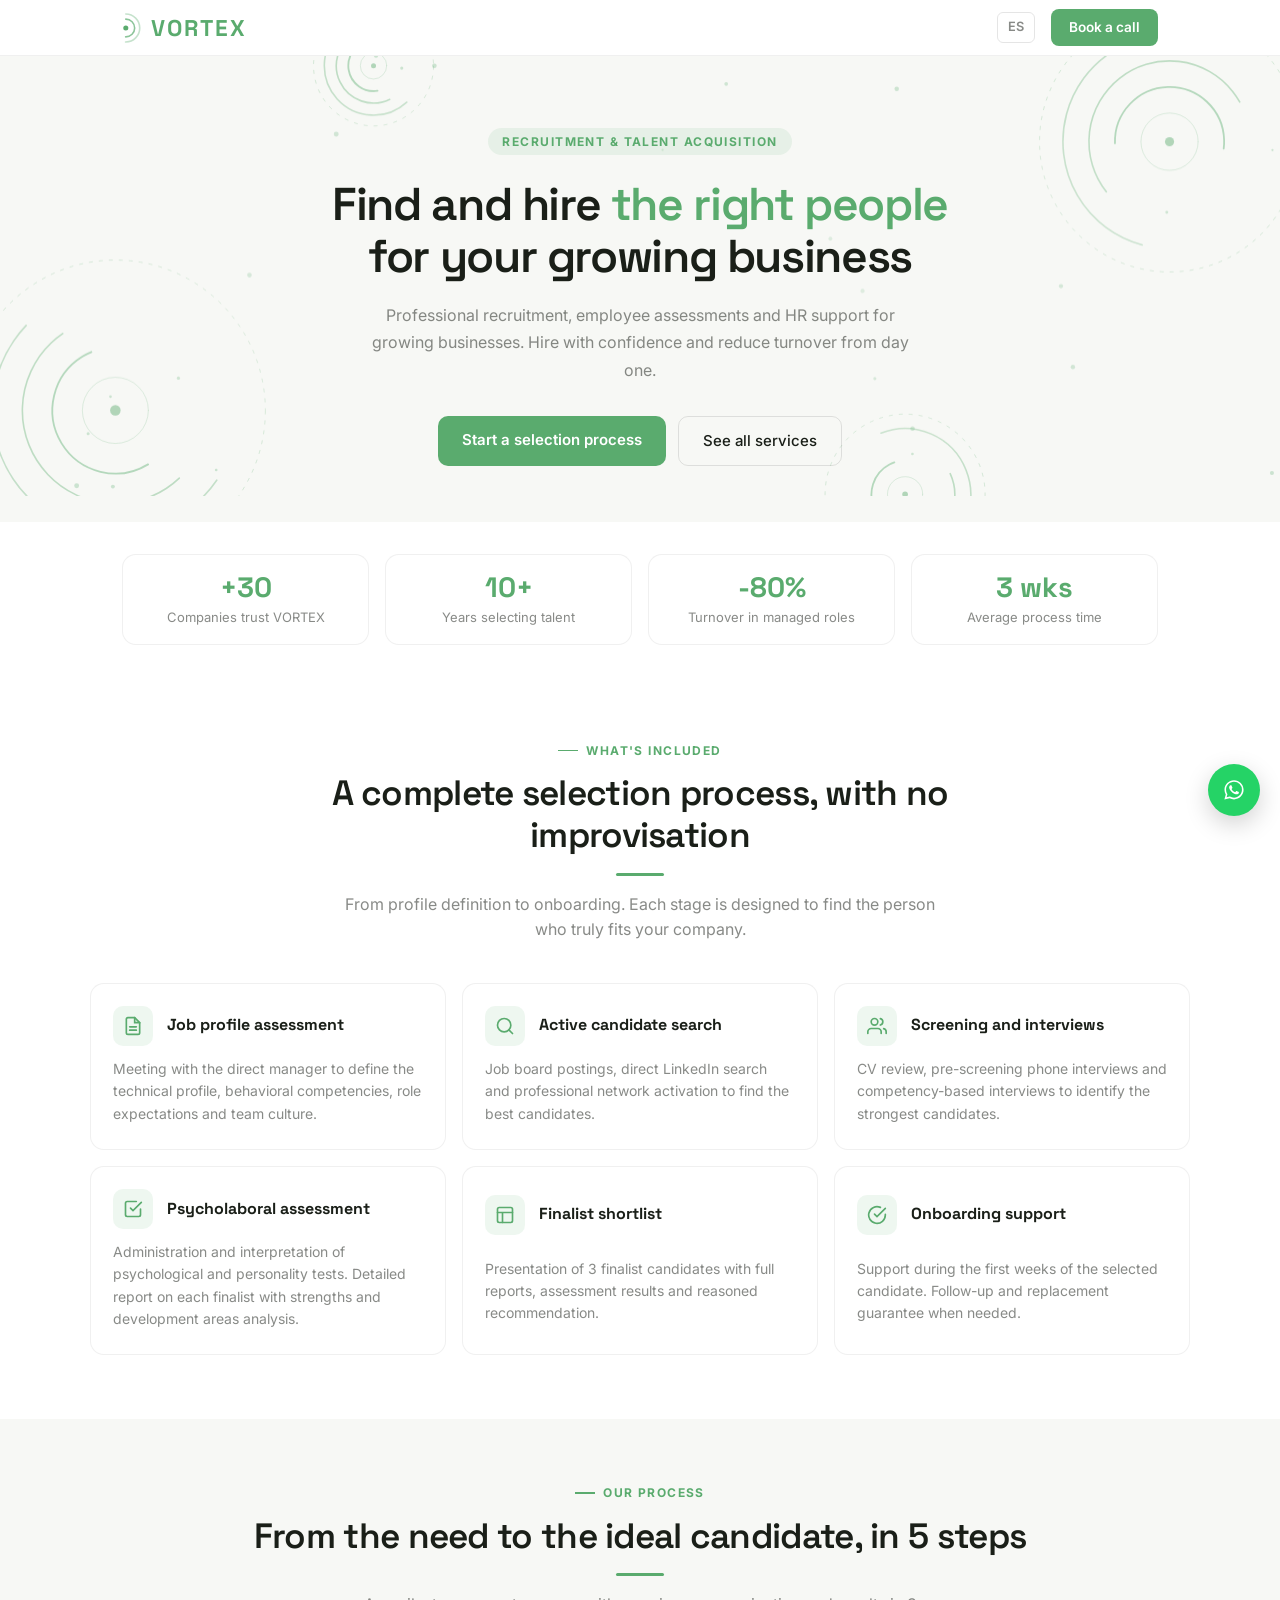
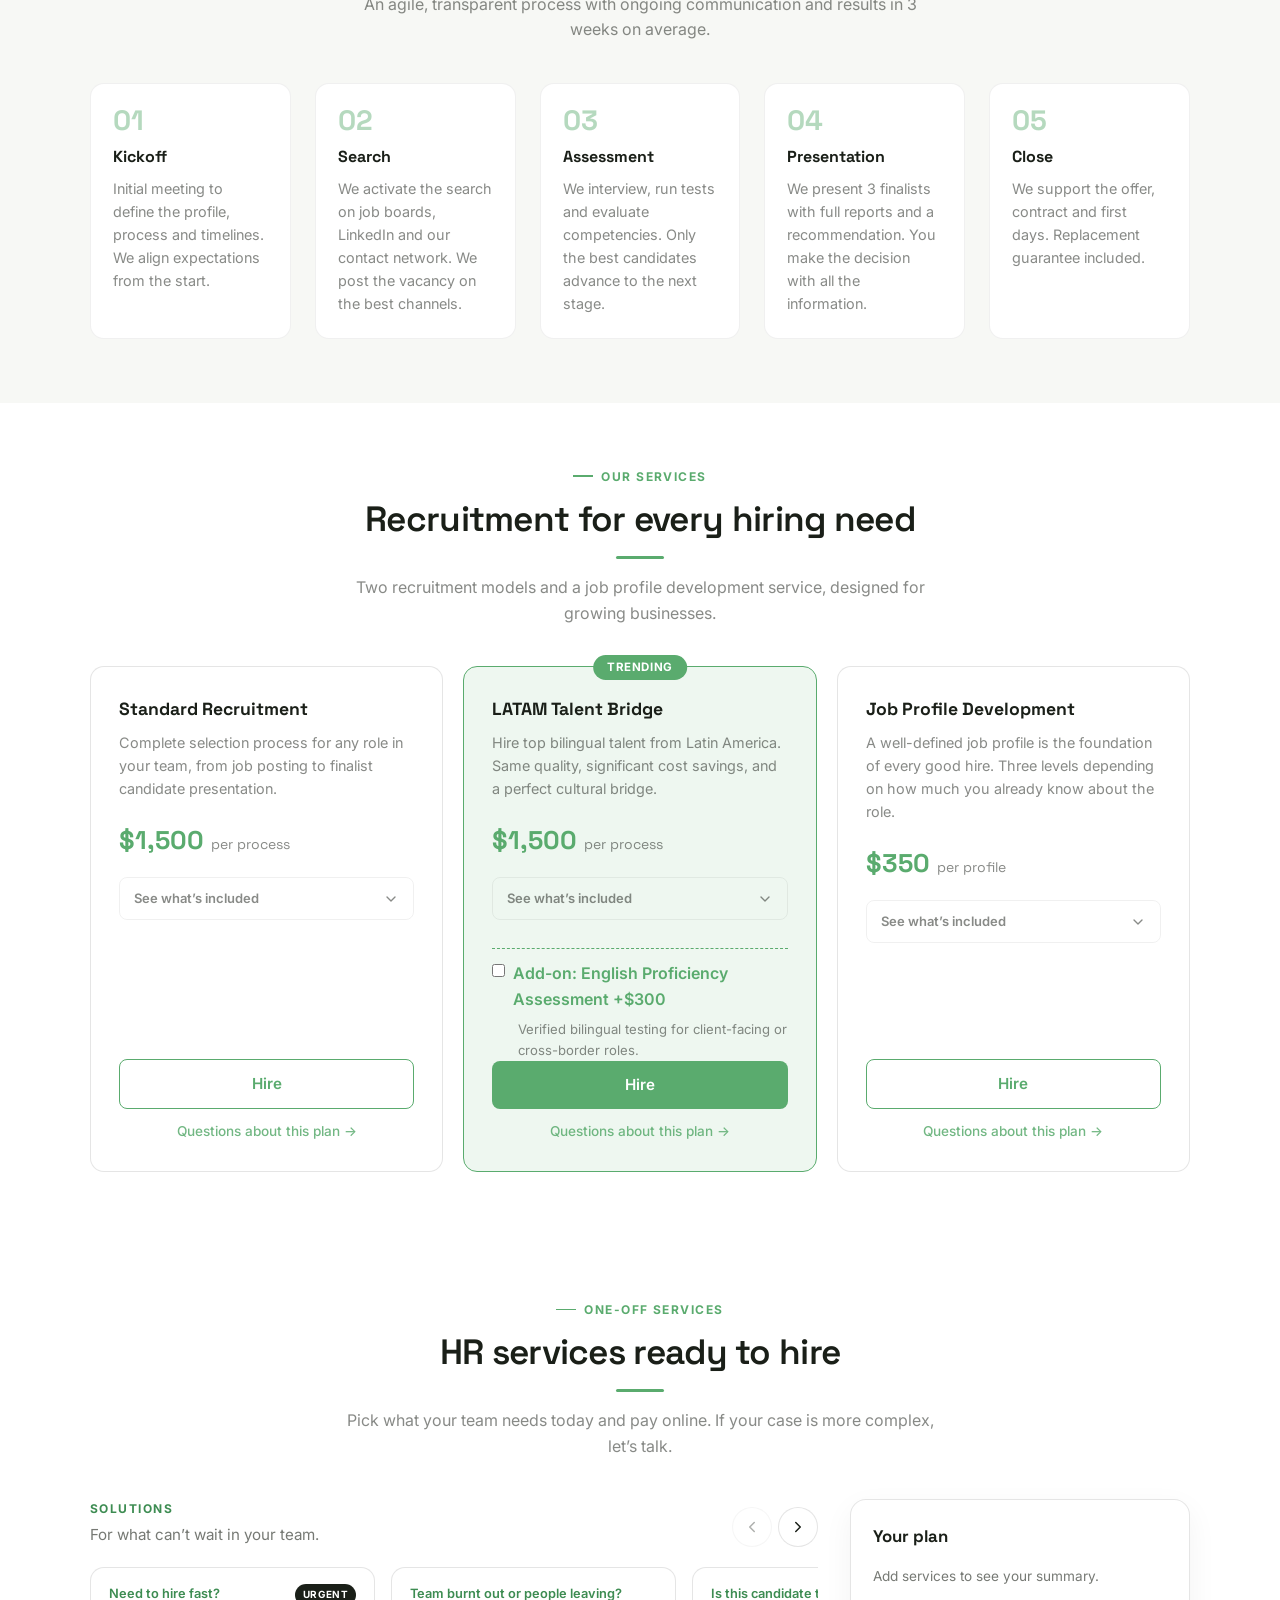
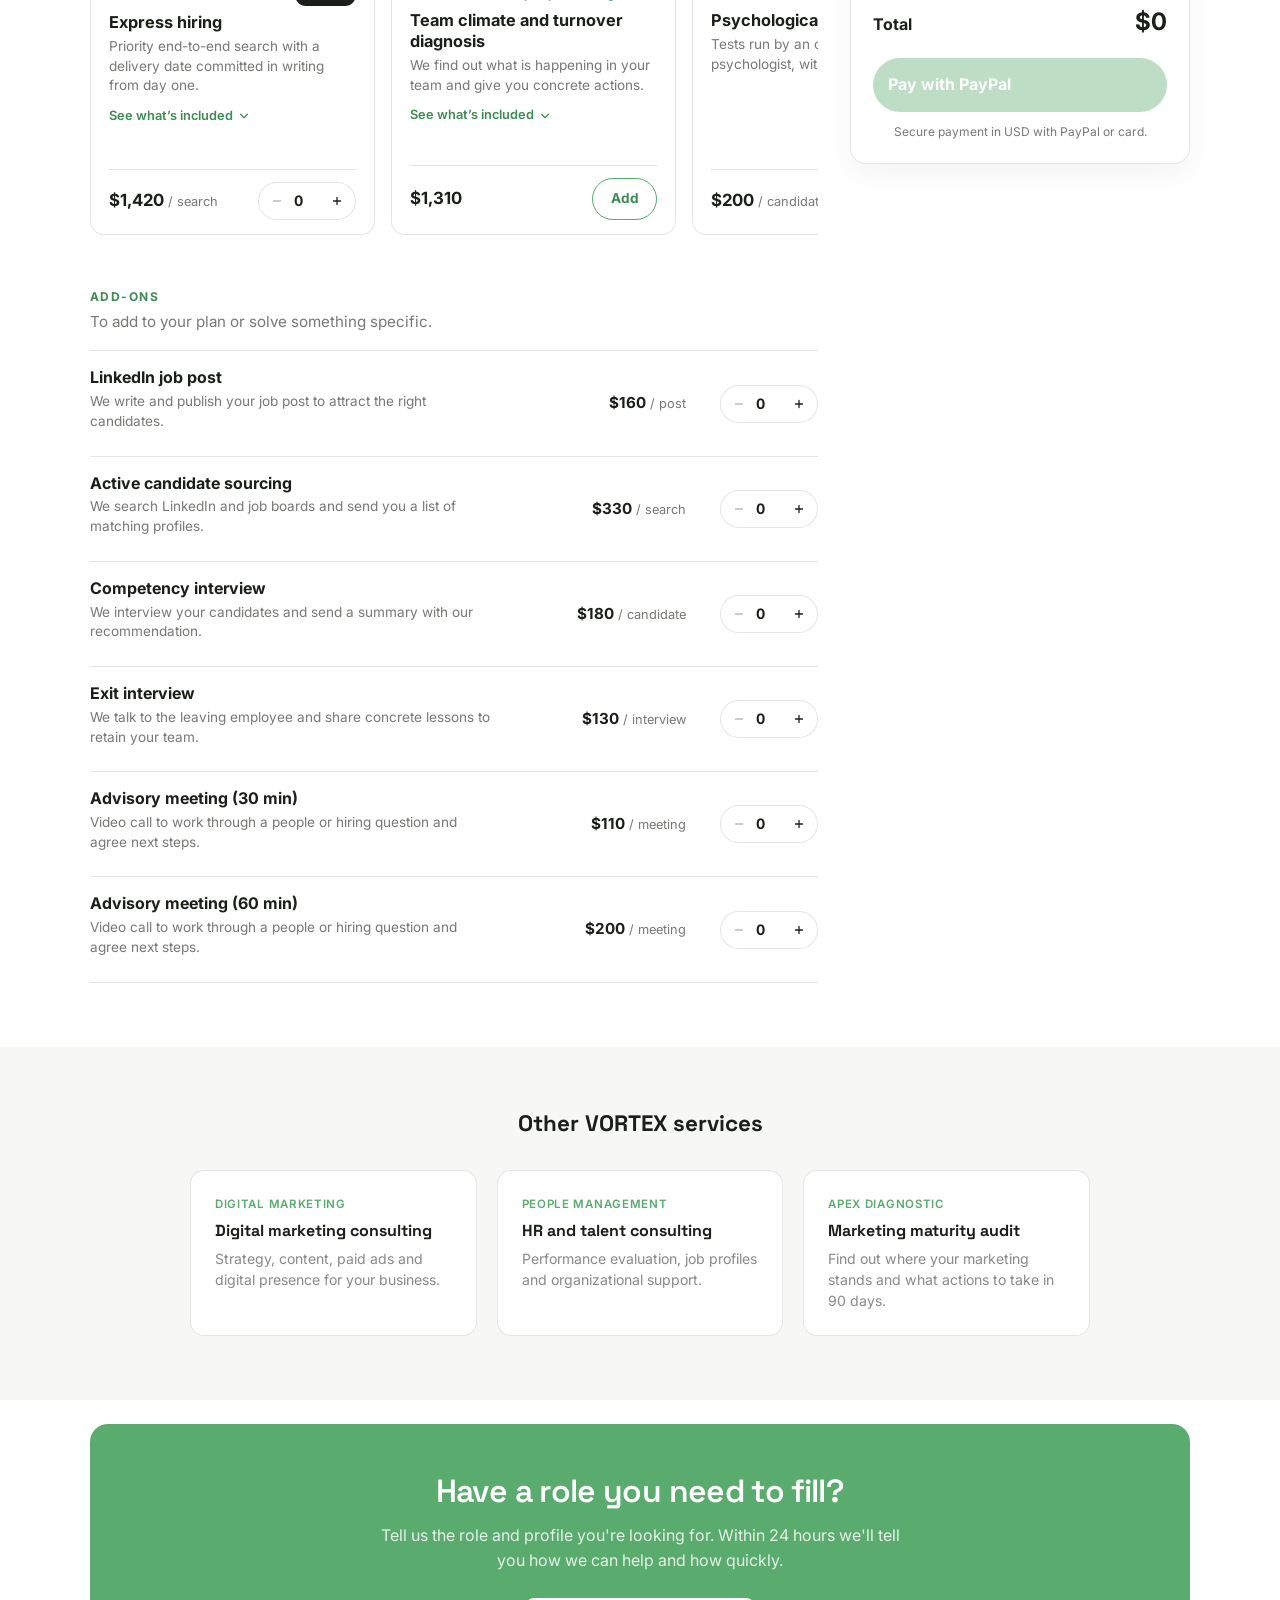
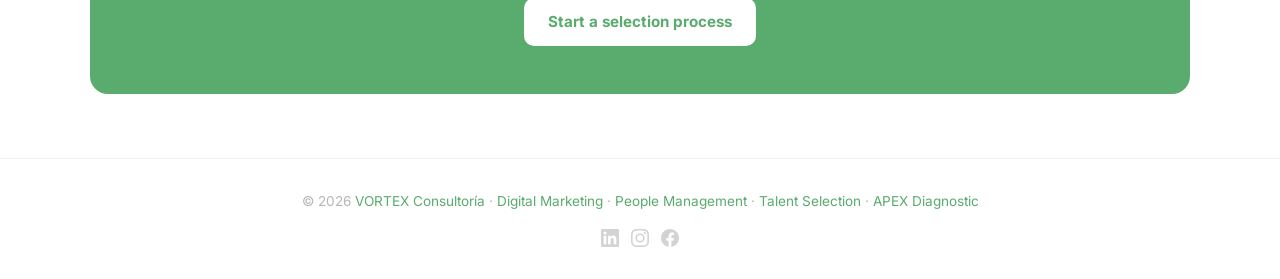
<file: talent-selection/index.html>
<!DOCTYPE html>
<html lang="en">
<head>
  <!-- Google Tag Manager -->
  <script>(function(w,d,s,l,i){w[l]=w[l]||[];w[l].push({'gtm.start':
  new Date().getTime(),event:'gtm.js'});var f=d.getElementsByTagName(s)[0],
  j=d.createElement(s),dl=l!='dataLayer'?'&l='+l:'';j.async=true;j.src=
  'https://www.googletagmanager.com/gtm.js?id='+i+dl;f.parentNode.insertBefore(j,f);
  })(window,document,'script','dataLayer','GTM-PHNP8BP2');</script>
  <!-- End Google Tag Manager -->
  <meta charset="UTF-8">
  <meta name="viewport" content="width=device-width, initial-scale=1.0">
  <title>Recruitment & Talent Acquisition Services | VORTEX</title>
  <meta name="description" content="Recruitment and talent acquisition for growing businesses: competency interviews, assessments and a finalist shortlist. Hire with confidence.">
  <meta name="robots" content="index, follow">
  <link rel="canonical" href="https://vortexcor.com/talent-selection/">
  <link rel="alternate" hreflang="es-CL" href="https://vortexcor.com/seleccion-de-talentos/">
  <link rel="alternate" hreflang="en" href="https://vortexcor.com/talent-selection/">
  <link rel="alternate" hreflang="x-default" href="https://vortexcor.com/talent-selection/">
  <link rel="icon" type="image/svg+xml" href="data:image/svg+xml,%3Csvg xmlns='http://www.w3.org/2000/svg' viewBox='0 0 36 36'%3E%3Ccircle cx='18' cy='18' r='18' fill='%235aab6e'/%3E%3Ctext x='18' y='24' text-anchor='middle' font-family='Arial' font-weight='bold' font-size='16' fill='white'%3EV%3C/text%3E%3C/svg%3E">
  <link rel="apple-touch-icon" href="/apple-touch-icon.png">
  <meta property="og:locale" content="en_US">
  <meta property="og:type" content="website">
  <meta property="og:url" content="https://vortexcor.com/talent-selection/">
  <meta property="og:title" content="Recruitment & Talent Acquisition Services | VORTEX">
  <meta property="og:description" content="Professional recruitment and talent acquisition for growing businesses. Hire the right person, reduce turnover from day one.">
  <meta property="og:image" content="https://vortexcor.com/og-image-en.png">
  <script type="application/ld+json">
  {
    "@context": "https://schema.org",
    "@type": "Service",
    "name": "Talent Selection & Recruitment",
    "provider": {"@type": "Organization", "name": "VORTEX Consultoría", "url": "https://vortexcor.com"},
    "description": "Professional recruitment and talent acquisition for growing businesses.",
    "url": "https://vortexcor.com/talent-selection/"
  }
  </script>
  <link rel="preconnect" href="https://fonts.googleapis.com">
  <link rel="preconnect" href="https://fonts.gstatic.com" crossorigin>
  <link href="https://fonts.googleapis.com/css2?family=Space+Grotesk:wght@400;500;600;700;800&family=Inter:wght@400;500;600&display=swap&font-display=swap" rel="stylesheet">
  <style>
    :root {
      --bg: #ffffff; --bg2: #f7f8f5; --bg3: #eef1ea;
      --border-light: rgba(0,0,0,0.06); --border: rgba(0,0,0,0.10);
      --accent: #5aab6e; --accent-dim: rgba(90,171,110,0.10); --accent-hi: #3d8c52;
      --text: #1a1f18; --text-muted: rgba(26,31,24,0.52); --text-dim: rgba(26,31,24,0.32);
      --radius: 14px; --max: 1100px;
    }
    *, *::before, *::after { box-sizing: border-box; margin: 0; padding: 0; }
    html { scroll-behavior: smooth; font-size: 16px; }
    body { background: var(--bg); color: var(--text); font-family: 'Inter', sans-serif; line-height: 1.6; -webkit-font-smoothing: antialiased; }
    h1,h2,h3,h4 { font-family: 'Space Grotesk', sans-serif; }
    nav { position: sticky; top: 0; z-index: 100; height: 56px; background: rgba(255,255,255,0.92); backdrop-filter: blur(24px); border-bottom: 1px solid var(--border-light); }
    .nav-inner { display: flex; align-items: center; justify-content: space-between; max-width: var(--max); margin: 0 auto; padding: 0 2rem; height: 100%; }
    .nav-logo { text-decoration: none; display: flex; align-items: center; }
    .nav-right { display: flex; align-items: center; gap: 1rem; }
    .nav-cta { background: var(--accent); color: #fff; border: none; border-radius: 8px; padding: 8px 18px; font-size: 0.85rem; font-weight: 600; cursor: pointer; text-decoration: none; font-family: inherit; }
    .nav-cta:hover { background: var(--accent-hi); }
    .lang-switch { font-size: 0.8rem; font-weight: 600; color: var(--text-muted); text-decoration: none; border: 1px solid var(--border); border-radius: 6px; padding: 4px 10px; }
    .lang-switch:hover { border-color: var(--accent); color: var(--accent); }
    .hero { background: var(--bg2); padding: 80px 2rem 64px; text-align: center; }
    .hero-inner { max-width: var(--max); margin: 0 auto; }
    .eyebrow { display: inline-block; font-size: 0.75rem; font-weight: 700; letter-spacing: 0.12em; text-transform: uppercase; color: var(--accent); background: var(--accent-dim); padding: 4px 14px; border-radius: 20px; margin-bottom: 1.5rem; }
    h1 { font-size: clamp(2rem, 5vw, 3rem); font-weight: 800; line-height: 1.15; margin-bottom: 1.25rem; }
    h1 em { color: var(--accent); font-style: normal; }
    .hero-desc { font-size: 1.1rem; color: var(--text-muted); max-width: 600px; margin: 0 auto 2rem; }
    .hero-ctas { display: flex; gap: 12px; justify-content: center; flex-wrap: wrap; }
    .btn-primary { background: var(--accent); color: #fff; padding: 14px 28px; border-radius: 10px; font-weight: 600; font-size: 0.95rem; text-decoration: none; transition: background 0.15s; }
    .btn-primary:hover { background: var(--accent-hi); }
    .btn-ghost { background: transparent; color: var(--text); border: 1.5px solid var(--border); padding: 13px 24px; border-radius: 10px; font-weight: 500; font-size: 0.95rem; text-decoration: none; }
    .btn-ghost:hover { border-color: var(--accent); color: var(--accent); }
    .stats { display: flex; justify-content: center; gap: 3rem; padding: 48px 2rem; border-bottom: 1px solid var(--border-light); flex-wrap: wrap; }
    .stat { text-align: center; }
    .stat-num { font-family: 'Space Grotesk', sans-serif; font-size: 2rem; font-weight: 800; color: var(--accent); }
    .stat-label { font-size: 0.85rem; color: var(--text-muted); margin-top: 2px; }
    section { padding: 72px 2rem; }
    .section-inner { max-width: var(--max); margin: 0 auto; }
    .section-eyebrow { font-size: 0.75rem; font-weight: 700; letter-spacing: 0.12em; text-transform: uppercase; color: var(--accent); margin-bottom: 0.75rem; }
    h2 { font-size: clamp(1.6rem, 3.5vw, 2.2rem); font-weight: 800; line-height: 1.2; margin-bottom: 1rem; }
    .section-sub { font-size: 1.05rem; color: var(--text-muted); max-width: 600px; margin-bottom: 3rem; }
    .services-grid { display: grid; grid-template-columns: repeat(auto-fit, minmax(280px, 1fr)); gap: 1.5rem; }
    .service-card { background: var(--bg2); border-radius: var(--radius); padding: 2rem; border: 1px solid var(--border-light); }
    .service-card h3 { font-size: 1.1rem; font-weight: 700; margin-bottom: 0.75rem; }
    .service-card p { font-size: 0.95rem; color: var(--text-muted); line-height: 1.6; }
    .service-icon { width: 44px; height: 44px; background: var(--accent-dim); border-radius: 10px; display: flex; align-items: center; justify-content: center; margin-bottom: 1rem; }
    .service-icon svg { width: 22px; height: 22px; stroke: var(--accent); fill: none; stroke-width: 2; stroke-linecap: round; }
    .process { background: var(--bg2); }
    .steps { display: grid; grid-template-columns: repeat(auto-fit, minmax(200px, 1fr)); gap: 1.5rem; }
    .step { background: var(--bg); border-radius: var(--radius); padding: 1.75rem; border: 1px solid var(--border-light); }
    .step-num { font-family: 'Space Grotesk', sans-serif; font-size: 2rem; font-weight: 800; color: rgba(90,171,110,0.45); line-height: 1; margin-bottom: 0.75rem; }
    .step h3 { font-size: 1rem; font-weight: 700; margin-bottom: 0.5rem; }
    .step p { font-size: 0.9rem; color: var(--text-muted); }
    .packs-grid { display: grid; grid-template-columns: repeat(auto-fit, minmax(260px, 1fr)); gap: 1.5rem; }
    .pack-card { border-radius: var(--radius); padding: 2rem; border: 1.5px solid var(--border); position: relative; }
    .pack-card.featured { border-color: var(--accent); background: var(--accent-dim); }
    .pack-badge { position: absolute; top: -12px; left: 50%; transform: translateX(-50%); background: var(--accent); color: #fff; font-size: 0.72rem; font-weight: 700; padding: 3px 14px; border-radius: 20px; white-space: nowrap; letter-spacing: 0.05em; }
    .pack-title { font-family: 'Space Grotesk', sans-serif; font-size: 1.1rem; font-weight: 700; margin-bottom: 0.5rem; }
    .pack-price { font-family: 'Space Grotesk', sans-serif; font-size: 1.8rem; font-weight: 800; color: var(--accent); margin: 1rem 0; }
    .pack-price span { font-size: 1rem; color: var(--text-muted); font-weight: 400; }
    .pack-desc { font-size: 0.9rem; color: var(--text-muted); margin-bottom: 1.25rem; }
    .pack-features { list-style: none; display: flex; flex-direction: column; gap: 8px; margin-bottom: 1.5rem; }
    .pack-features li { font-size: 0.9rem; padding-left: 1.25rem; position: relative; }
    .pack-features li::before { content: '✓'; position: absolute; left: 0; color: var(--accent); font-weight: 700; }
    .pack-cta { display: block; text-align: center; background: var(--accent); color: #fff; padding: 12px; border-radius: 8px; font-weight: 600; font-size: 0.95rem; text-decoration: none; transition: background 0.15s; }
    .pack-cta:hover { background: var(--accent-hi); }
    .pack-cta-secondary { background: transparent; color: var(--accent); border: 1.5px solid var(--accent); }
    .pack-cta-secondary:hover { background: var(--accent); color: #fff; }
    .plan-actions { margin-top: 1rem; }
    .plan-doubt { display: block; text-align: center; margin-top: 0.75rem; font-size: 0.8125rem; color: var(--accent); text-decoration: none; font-weight: 500; opacity: 0.85; transition: opacity 0.2s; }
    .plan-doubt:hover { opacity: 1; text-decoration: underline; }
    .cta-section { background: var(--accent); color: #fff; text-align: center; padding: 72px 2rem; }
    .cta-section h2 { color: #fff; margin-bottom: 1rem; }
    .cta-section p { color: rgba(255,255,255,0.85); margin-bottom: 2rem; font-size: 1.05rem; max-width: 500px; margin-left: auto; margin-right: auto; }
    .btn-white { background: #fff; color: var(--accent); padding: 14px 28px; border-radius: 10px; font-weight: 700; font-size: 0.95rem; text-decoration: none; display: inline-block; }
    .btn-white:hover { opacity: 0.9; }
    .related-services { background: var(--bg2); padding: 64px 2rem; }
    .related-services h2 { text-align: center; font-size: 1.4rem; margin-bottom: 2rem; }
    .related-grid { display: grid; grid-template-columns: repeat(auto-fit, minmax(220px, 1fr)); gap: 1.25rem; max-width: 900px; margin: 0 auto; }
    .related-card { background: var(--bg); border: 1px solid var(--border); border-radius: var(--radius); padding: 1.5rem; text-decoration: none; color: var(--text); transition: box-shadow 0.2s, border-color 0.2s; }
    .related-card:hover { box-shadow: 0 4px 16px rgba(0,0,0,0.08); border-color: var(--accent); }
    .related-card-label { font-size: 0.72rem; font-weight: 600; color: var(--accent); letter-spacing: 0.06em; text-transform: uppercase; margin-bottom: 0.5rem; }
    .related-card h3 { font-size: 1rem; font-weight: 700; margin-bottom: 0.4rem; line-height: 1.3; }
    .related-card p { font-size: 0.88rem; color: var(--text-muted); line-height: 1.5; }
    footer { padding: 32px 2rem; border-top: 1px solid var(--border-light); text-align: center; }
    .footer-social { display: flex; align-items: center; justify-content: center; gap: 0.75rem; padding-top: 1rem; }
    .footer-social a { display: flex; align-items: center; color: var(--text-dim); opacity: 0.6; transition: opacity 0.2s; }
    .footer-social a:hover { opacity: 1; color: var(--accent); }
    .footer-social svg { width: 18px; height: 18px; fill: currentColor; }
    footer p { font-size: 0.85rem; color: var(--text-dim); }
    footer a { color: var(--accent); text-decoration: none; }
    .price-clp { font-size: 0.65rem; font-weight: 500; color: var(--text-muted); letter-spacing: 0.03em; margin-left: 2px; vertical-align: super; line-height: 1; }
    @media (max-width: 640px) { .stats { gap: 2rem; } .hero { padding: 56px 1.25rem 48px; } section { padding: 56px 1.25rem; } }
  </style>
<link rel="stylesheet" href="/vortex-sub.css">
</head>
<body>
<!-- Google Tag Manager (noscript) -->
<noscript><iframe src="https://www.googletagmanager.com/ns.html?id=GTM-PHNP8BP2"
height="0" width="0" style="display:none;visibility:hidden"></iframe></noscript>
<!-- End Google Tag Manager (noscript) -->

<nav>
  <div class="nav-inner">
    <a href="/" class="nav-logo" aria-label="Back to home">
      <svg viewBox="0 0 200 60" height="38" fill="none" xmlns="http://www.w3.org/2000/svg">
        <g transform="translate(6,30) rotate(-90 0 0)">
          <circle cx="0" cy="0" r="22" stroke="#5aab6e" stroke-width="2.5" fill="none" opacity="0.35" stroke-dasharray="69.1 69.1" stroke-linecap="round"/>
          <circle cx="0" cy="0" r="14" stroke="#5aab6e" stroke-width="2.5" fill="none" opacity="0.7" stroke-dasharray="44 44" stroke-linecap="round"/>
          <circle cx="0" cy="0" r="4" fill="#5aab6e"/>
        </g>
        <text x="46" y="42" font-family="'Space Grotesk',Arial,sans-serif" font-weight="800" font-size="36" letter-spacing="3" fill="#5aab6e">VORTEX</text>
      </svg>
    </a>
    <div class="nav-right">
      <a href="/seleccion-de-talentos/" class="lang-switch">ES</a>
      <a href="https://calendly.com/vortexcor2026/30-min-marketing-discovery-session-clone" class="nav-cta" target="_blank" rel="noopener">Book a call</a>
    </div>
  </div>
</nav>

<section class="hero">
  <div class="hero-inner">
    <div class="eyebrow">Recruitment & Talent Acquisition</div>
    <h1>Find and hire <em>the right people</em><br>for your growing business</h1>
    <p class="hero-desc">Professional recruitment, employee assessments and HR support for growing businesses. Hire with confidence and reduce turnover from day one.</p>
    <div class="hero-ctas">
      <a href="https://calendly.com/vortexcor2026/30-min-marketing-discovery-session-clone" class="btn-primary" target="_blank" rel="noopener">Start a selection process</a>
      <a href="/" class="btn-ghost">See all services</a>
    </div>
  </div>
</section>

<div class="stats">
  <div class="stat"><div class="stat-num">+30</div><div class="stat-label">companies trust VORTEX</div></div>
  <div class="stat"><div class="stat-num">10+</div><div class="stat-label">years selecting talent</div></div>
  <div class="stat"><div class="stat-num">-80%</div><div class="stat-label">turnover in managed roles</div></div>
  <div class="stat"><div class="stat-num">3 wks</div><div class="stat-label">average process time</div></div>
</div>

<section>
  <div class="section-inner">
    <div class="section-eyebrow">What's included</div>
    <h2>A complete selection process, with no improvisation</h2>
    <p class="section-sub">From profile definition to onboarding. Each stage is designed to find the person who truly fits your company.</p>
    <div class="services-grid">
      <div class="service-card">
        <div class="service-icon"><svg viewBox="0 0 24 24"><path d="M14 2H6a2 2 0 0 0-2 2v16a2 2 0 0 0 2 2h12a2 2 0 0 0 2-2V8z"/><polyline points="14 2 14 8 20 8"/><line x1="16" y1="13" x2="8" y2="13"/><line x1="16" y1="17" x2="8" y2="17"/></svg></div>
        <h3>Job profile assessment</h3>
        <p>Meeting with the direct manager to define the technical profile, behavioral competencies, role expectations and team culture.</p>
      </div>
      <div class="service-card">
        <div class="service-icon"><svg viewBox="0 0 24 24"><circle cx="11" cy="11" r="8"/><line x1="21" y1="21" x2="16.65" y2="16.65"/></svg></div>
        <h3>Active candidate search</h3>
        <p>Job board postings, direct LinkedIn search and professional network activation to find the best candidates.</p>
      </div>
      <div class="service-card">
        <div class="service-icon"><svg viewBox="0 0 24 24"><path d="M17 21v-2a4 4 0 0 0-4-4H5a4 4 0 0 0-4 4v2"/><circle cx="9" cy="7" r="4"/><path d="M23 21v-2a4 4 0 0 0-3-3.87M16 3.13a4 4 0 0 1 0 7.75"/></svg></div>
        <h3>Screening and interviews</h3>
        <p>CV review, pre-screening phone interviews and competency-based interviews to identify the strongest candidates.</p>
      </div>
      <div class="service-card">
        <div class="service-icon"><svg viewBox="0 0 24 24"><path d="M9 11l3 3L22 4"/><path d="M21 12v7a2 2 0 0 1-2 2H5a2 2 0 0 1-2-2V5a2 2 0 0 1 2-2h11"/></svg></div>
        <h3>Psycholaboral assessment</h3>
        <p>Administration and interpretation of psychological and personality tests. Detailed report on each finalist with strengths and development areas analysis.</p>
      </div>
      <div class="service-card">
        <div class="service-icon"><svg viewBox="0 0 24 24"><rect x="3" y="3" width="18" height="18" rx="2"/><path d="M3 9h18M9 21V9"/></svg></div>
        <h3>Finalist shortlist</h3>
        <p>Presentation of 3 finalist candidates with full reports, assessment results and reasoned recommendation.</p>
      </div>
      <div class="service-card">
        <div class="service-icon"><svg viewBox="0 0 24 24"><path d="M22 11.08V12a10 10 0 1 1-5.93-9.14"/><polyline points="22 4 12 14.01 9 11.01"/></svg></div>
        <h3>Onboarding support</h3>
        <p>Support during the first weeks of the selected candidate. Follow-up and replacement guarantee when needed.</p>
      </div>
    </div>
  </div>
</section>

<section class="process">
  <div class="section-inner">
    <div class="section-eyebrow">Our process</div>
    <h2>From the need to the ideal candidate, in 5 steps</h2>
    <p class="section-sub">An agile, transparent process with ongoing communication and results in 3 weeks on average.</p>
    <div class="steps">
      <div class="step"><div class="step-num">01</div><h3>Kickoff</h3><p>Initial meeting to define the profile, process and timelines. We align expectations from the start.</p></div>
      <div class="step"><div class="step-num">02</div><h3>Search</h3><p>We activate the search on job boards, LinkedIn and our contact network. We post the vacancy on the best channels.</p></div>
      <div class="step"><div class="step-num">03</div><h3>Assessment</h3><p>We interview, run tests and evaluate competencies. Only the best candidates advance to the next stage.</p></div>
      <div class="step"><div class="step-num">04</div><h3>Presentation</h3><p>We present 3 finalists with full reports and a recommendation. You make the decision with all the information.</p></div>
      <div class="step"><div class="step-num">05</div><h3>Close</h3><p>We support the offer, contract and first days. Replacement guarantee included.</p></div>
    </div>
  </div>
</section>

<section>
  <div class="section-inner">
    <div class="section-eyebrow">Our services</div>
    <h2>Recruitment for every hiring need</h2>
    <p class="section-sub">Two recruitment models and a job profile development service, designed for growing businesses.</p>
    <div class="packs-grid" style="grid-template-columns: repeat(3, 1fr);">
      <div class="pack-card">
        <div class="pack-title">Standard Recruitment</div>
        <div class="pack-desc">Complete selection process for any role in your team, from job posting to finalist candidate presentation.</div>
        <div class="pack-price">$1,500 <span>per process</span></div>
        <ul class="pack-features">
          <li>Job profile writing and posting on job boards</li>
          <li>Screening, technical and competency-based interviews</li>
          <li>Psycholaboral assessment</li>
          <li>Finalist candidate shortlist</li>
          <li>Executive report per candidate</li>
        </ul>
        <div class="plan-actions">
          <a data-vx-paypal-plan="recruit" href="https://www.paypal.com/ncp/payment/G5NLTXZCTDZBS" target="_blank" rel="noopener" class="pack-cta pack-cta-secondary">Hire</a>
          <a href="https://calendly.com/vortexcor2026/30-min-marketing-discovery-session-clone" class="plan-doubt" target="_blank" rel="noopener">Questions about this plan →</a>
        </div>
      </div>
      <div class="pack-card featured">
        <div class="pack-badge">TRENDING</div>
        <div class="pack-title">LATAM Talent Bridge</div>
        <div class="pack-desc">Hire top bilingual talent from Latin America. Same quality, significant cost savings, and a perfect cultural bridge.</div>
        <div class="pack-price">$1,500 <span>per process</span></div>
        <ul class="pack-features">
          <li>Everything in Standard Recruitment</li>
          <li>LATAM-focused sourcing and networks</li>
          <li>Cultural fit and remote work assessment</li>
          <li>Timezone and async work compatibility check</li>
        </ul>
        <div class="plan-addon" id="addon-english-ts" style="border-top:1px dashed var(--accent);margin-top:0.75rem;padding-top:0.75rem;">
          <label class="addon-label" style="display:flex;align-items:flex-start;gap:0.5rem;cursor:pointer;">
            <input type="checkbox" id="addon-english-ts-check" onchange="toggleEnglishAddonTs(this)" style="margin-top:3px;accent-color:var(--accent);">
            <span>
              <span class="addon-name" style="color:var(--accent);font-weight:600;">Add-on: English Proficiency Assessment</span>
              <span class="addon-price" style="color:var(--accent);font-weight:600;"> +$300</span>
            </span>
          </label>
          <p style="font-size:0.82rem;color:var(--text-muted);margin:0.4rem 0 0 1.6rem;">Verified bilingual testing for client-facing or cross-border roles.</p>
          <div id="addon-english-ts-total" style="display:none;margin-top:0.5rem;margin-left:1.6rem;font-size:0.88rem;">
            <span>Total with add-on:</span>
            <strong id="addon-english-ts-total-val" style="color:var(--accent);">$1,800 USD</strong>
          </div>
        </div>
        <div class="plan-actions">
          <a data-vx-paypal-plan="latam" href="https://calendly.com/vortexcor2026/30min" target="_blank" rel="noopener" class="pack-cta">Hire</a>
          <a href="https://calendly.com/vortexcor2026/30-min-marketing-discovery-session-clone" class="plan-doubt" target="_blank" rel="noopener">Questions about this plan →</a>
        </div>
      </div>
      <div class="pack-card">
        <div class="pack-title">Job Profile Development</div>
        <div class="pack-desc">A well-defined job profile is the foundation of every good hire. Three levels depending on how much you already know about the role.</div>
        <div class="pack-price">$350 <span>per profile</span></div>
        <ul class="pack-features">
          <li><strong>Basic</strong> — job title, duties, requirements. Based on client input.</li>
          <li><strong>Professional</strong> — discovery interview, competencies, one revision round.</li>
          <li><strong>Advanced</strong> — in-depth analysis, behavioral &amp; technical competencies, performance indicators.</li>
        </ul>
        <div class="plan-actions">
          <a data-vx-paypal-plan="jobdesc" href="https://www.paypal.com/ncp/payment/FJH7EEZAPNEKQ" target="_blank" rel="noopener" class="pack-cta pack-cta-secondary">Hire</a>
          <a href="https://calendly.com/vortexcor2026/30-min-marketing-discovery-session-clone" class="plan-doubt" target="_blank" rel="noopener">Questions about this plan →</a>
        </div>
      </div>
    </div>
  </div>
</section>

<section id="servicios-puntuales">
  <div class="section-inner">
    <div class="section-eyebrow">One-off services</div>
    <h2>HR services ready to hire</h2>
    <p class="section-sub">Pick what your team needs today and pay online. If your case is more complex, let’s talk.</p>
    <div data-vx-arma data-line="rrhh"></div>
  </div>
</section>

<section class="related-services">
  <h2>Other VORTEX services</h2>
  <div class="related-grid">
    <a href="/digital-marketing/" class="related-card">
      <div class="related-card-label">Digital Marketing</div>
      <h3>Digital marketing consulting</h3>
      <p>Strategy, content, paid ads and digital presence for your business.</p>
    </a>
    <a href="/people-management/" class="related-card">
      <div class="related-card-label">People Management</div>
      <h3>HR and talent consulting</h3>
      <p>Performance evaluation, job profiles and organizational support.</p>
    </a>
    <a href="/apex-diagnostic/" class="related-card">
      <div class="related-card-label">APEX Diagnostic</div>
      <h3>Marketing maturity audit</h3>
      <p>Find out where your marketing stands and what actions to take in 90 days.</p>
    </a>
  </div>
</section>

<section class="cta-section">
  <h2>Have a role you need to fill?</h2>
  <p>Tell us the role and profile you're looking for. Within 24 hours we'll tell you how we can help and how quickly.</p>
  <a href="https://calendly.com/vortexcor2026/30-min-marketing-discovery-session-clone" class="btn-white" target="_blank" rel="noopener">Start a selection process</a>
</section>

<footer>
  <p>© 2026 <a href="/">VORTEX Consultoría</a> · <a href="/digital-marketing/">Digital Marketing</a> · <a href="/people-management/">People Management</a> · <a href="/talent-selection/">Talent Selection</a> · <a href="/apex-diagnostic/">APEX Diagnostic</a></p>
<div class="footer-social">
  <a href="https://www.linkedin.com/company/vortex-cor" target="_blank" rel="noopener" aria-label="LinkedIn"><svg viewBox="0 0 24 24" xmlns="http://www.w3.org/2000/svg"><path d="M20.447 20.452h-3.554v-5.569c0-1.328-.027-3.037-1.852-3.037-1.853 0-2.136 1.445-2.136 2.939v5.667H9.351V9h3.414v1.561h.046c.477-.9 1.637-1.85 3.37-1.85 3.601 0 4.267 2.37 4.267 5.455v6.286zM5.337 7.433a2.062 2.062 0 0 1-2.063-2.065 2.064 2.064 0 1 1 2.063 2.065zm1.782 13.019H3.555V9h3.564v11.452zM22.225 0H1.771C.792 0 0 .774 0 1.729v20.542C0 23.227.792 24 1.771 24h20.451C23.2 24 24 23.227 24 22.271V1.729C24 .774 23.2 0 22.222 0h.003z"/></svg></a>
  <a href="https://www.instagram.com/somosvortexcor/" target="_blank" rel="noopener" aria-label="Instagram"><svg viewBox="0 0 24 24" xmlns="http://www.w3.org/2000/svg"><path d="M12 2.163c3.204 0 3.584.012 4.85.07 3.252.148 4.771 1.691 4.919 4.919.058 1.265.069 1.645.069 4.849 0 3.205-.012 3.584-.069 4.849-.149 3.225-1.664 4.771-4.919 4.919-1.266.058-1.644.07-4.85.07-3.204 0-3.584-.012-4.849-.07-3.26-.149-4.771-1.699-4.919-4.92-.058-1.265-.07-1.644-.07-4.849 0-3.204.013-3.583.07-4.849.149-3.227 1.664-4.771 4.919-4.919 1.266-.057 1.645-.069 4.849-.069zM12 0C8.741 0 8.333.014 7.053.072 2.695.272.273 2.69.073 7.052.014 8.333 0 8.741 0 12c0 3.259.014 3.668.072 4.948.2 4.358 2.618 6.78 6.98 6.98C8.333 23.986 8.741 24 12 24c3.259 0 3.668-.014 4.948-.072 4.354-.2 6.782-2.618 6.979-6.98.059-1.28.073-1.689.073-4.948 0-3.259-.014-3.667-.072-4.947-.196-4.354-2.617-6.78-6.979-6.98C15.668.014 15.259 0 12 0zm0 5.838a6.162 6.162 0 1 0 0 12.324 6.162 6.162 0 0 0 0-12.324zM12 16a4 4 0 1 1 0-8 4 4 0 0 1 0 8zm6.406-11.845a1.44 1.44 0 1 0 0 2.881 1.44 1.44 0 0 0 0-2.881z"/></svg></a>
  <a href="https://www.facebook.com/profile.php?id=61596441601924" target="_blank" rel="noopener" aria-label="Facebook"><svg viewBox="0 0 24 24" xmlns="http://www.w3.org/2000/svg"><path d="M24 12.073c0-6.627-5.373-12-12-12s-12 5.373-12 12c0 5.99 4.388 10.954 10.125 11.854v-8.385H7.078v-3.47h3.047V9.43c0-3.007 1.792-4.669 4.533-4.669 1.312 0 2.686.235 2.686.235v2.953H15.83c-1.491 0-1.956.925-1.956 1.874v2.25h3.328l-.532 3.47h-2.796v8.385C19.612 23.027 24 18.062 24 12.073z"/></svg></a>
</div>

</footer>

<script>
  function toggleEnglishAddonTs(cb) {
    const totalDiv = document.getElementById('addon-english-ts-total');
    const totalVal = document.getElementById('addon-english-ts-total-val');
    if (cb.checked) {
      totalDiv.style.display = 'block';
      totalVal.textContent = '$1,800 USD';
    } else {
      totalDiv.style.display = 'none';
    }
  }
</script>

<script>
  function payWithFlow(token) {
    const modal = document.getElementById('checkout-modal');
    modal.dataset.token = token;
    document.getElementById('checkout-name').value = '';
    document.getElementById('checkout-email').value = '';
    document.getElementById('checkout-error').textContent = '';
    modal.style.display = 'flex';
    document.getElementById('checkout-name').focus();
  }
  document.addEventListener('DOMContentLoaded', () => {
    if (new URLSearchParams(location.search).get('pago') === 'ok') {
      document.getElementById('pago-ok-modal').style.display = 'flex';
    }
    document.getElementById('checkout-cancel').addEventListener('click', () => {
      document.getElementById('checkout-modal').style.display = 'none';
    });
    document.getElementById('checkout-modal').addEventListener('click', (e) => {
      if (e.target === document.getElementById('checkout-modal')) document.getElementById('checkout-modal').style.display = 'none';
    });
    document.getElementById('checkout-form').addEventListener('submit', async (e) => {
      e.preventDefault();
      const modal = document.getElementById('checkout-modal');
      const token = modal.dataset.token;
      const name = document.getElementById('checkout-name').value.trim();
      const email = document.getElementById('checkout-email').value.trim();
      const errEl = document.getElementById('checkout-error');
      const btn = document.getElementById('checkout-submit');
      if (!name || !email) { errEl.textContent = 'Please fill in all fields.'; return; }
      btn.disabled = true; btn.textContent = 'One moment…'; errEl.textContent = '';
      try {
        const res = await fetch('/.netlify/functions/create-payment', {
          method: 'POST', headers: { 'Content-Type': 'application/json' },
          body: JSON.stringify({ token, name, email, ...(window._armaItems && token === 'i3d1a9b1b20dfcf2232829658b9f49f3fc336bfc' ? { items: window._armaItems } : {}) })
        });
        const data = await res.json();
        modal.style.display = 'none';
        if (data.url) { window.location.href = data.url; }
        else { errEl.textContent = data.error || 'Error connecting to payment system.'; btn.disabled = false; btn.textContent = 'Proceed to payment'; }
      } catch (err) {
        errEl.textContent = 'Connection error. Please try again.'; btn.disabled = false; btn.textContent = 'Proceed to payment';
      }
    });
  });
</script>

<div id="pago-ok-modal" style="display:none;position:fixed;inset:0;z-index:10000;background:rgba(0,0,0,.55);align-items:center;justify-content:center;padding:1rem;">
  <div style="background:#fff;border-radius:12px;padding:2.5rem 2rem;max-width:420px;width:100%;box-shadow:0 8px 40px rgba(0,0,0,.18);text-align:center;">
    <div style="font-size:2.5rem;margin-bottom:1rem;">✅</div>
    <h3 style="margin:0 0 .5rem;font-size:1.3rem;">Payment received!</h3>
    <p style="margin:0 0 1.5rem;font-size:.95rem;color:#555;">Thank you for your purchase. We'll send a confirmation email with next steps.</p>
    <button onclick="document.getElementById('pago-ok-modal').style.display='none';history.replaceState(null,'',location.pathname);" style="background:#2d6a4f;color:#fff;border:none;border-radius:8px;padding:.75rem 2rem;font-size:1rem;cursor:pointer;">Close</button>
  </div>
</div>

<div id="checkout-modal" style="display:none;position:fixed;inset:0;z-index:9999;background:rgba(0,0,0,.55);align-items:center;justify-content:center;padding:1rem;">
  <div style="background:#fff;border-radius:12px;padding:2rem 2rem 1.75rem;max-width:420px;width:100%;box-shadow:0 8px 40px rgba(0,0,0,.18);">
    <h3 style="margin:0 0 .35rem;font-size:1.2rem;color:#0b0b0b;">One step before paying</h3>
    <p style="margin:0 0 1.25rem;font-size:.93rem;color:#555;">We need your details to send your welcome and coordinate the start.</p>
    <form id="checkout-form" novalidate>
      <label style="display:block;margin-bottom:.85rem;">
        <span style="font-size:.85rem;font-weight:600;color:#0b0b0b;display:block;margin-bottom:.3rem;">Name</span>
        <input id="checkout-name" type="text" placeholder="Your full name" autocomplete="name" style="width:100%;box-sizing:border-box;padding:.6rem .8rem;border:1.5px solid #ddd;border-radius:7px;font-size:.97rem;outline:none;" onfocus="this.style.borderColor='#5aab6e'" onblur="this.style.borderColor='#ddd'">
      </label>
      <label style="display:block;margin-bottom:1.1rem;">
        <span style="font-size:.85rem;font-weight:600;color:#0b0b0b;display:block;margin-bottom:.3rem;">Email</span>
        <input id="checkout-email" type="email" placeholder="you@email.com" autocomplete="email" style="width:100%;box-sizing:border-box;padding:.6rem .8rem;border:1.5px solid #ddd;border-radius:7px;font-size:.97rem;outline:none;" onfocus="this.style.borderColor='#5aab6e'" onblur="this.style.borderColor='#ddd'">
      </label>
      <p id="checkout-error" style="color:#d94040;font-size:.85rem;margin:-.5rem 0 .75rem;min-height:1.1em;"></p>
      <div style="display:flex;gap:.75rem;justify-content:flex-end;">
        <button id="checkout-cancel" type="button" style="padding:.55rem 1.2rem;border:1.5px solid #ddd;border-radius:7px;background:#fff;color:#555;font-size:.93rem;cursor:pointer;">Cancel</button>
        <button id="checkout-submit" type="submit" style="padding:.55rem 1.5rem;border:none;border-radius:7px;background:#5aab6e;color:#fff;font-size:.95rem;font-weight:600;cursor:pointer;">Proceed to payment</button>
      </div>
    </form>
  </div>
</div>

<script src="/vortex-catalog.js" defer></script>
<script src="/vortex-arma.js" defer></script>
<script src="/vortex-tracking.js" defer></script>
<script src="/vortex-sub.js" defer></script>
<script src="/vortex-wa.js" defer></script>
</body>
</html>
</file>
<file: vortex-sub.css>
/* Shared polish for service pages (marketing, selection, people management) */

/* Hero: lighter, calmer */
.hero { padding: 72px 2rem 56px; }
.hero h1 { font-weight: 600; letter-spacing: -0.03em; font-size: clamp(2rem, 4vw, 2.875rem); line-height: 1.12; max-width: 820px; margin-left: auto; margin-right: auto; }
.hero-desc { font-size: 1rem; line-height: 1.7; max-width: 560px; }
.hero-ctas .btn-primary, .hero-ctas .btn-ghost { padding: 12px 24px; font-size: 0.9375rem; }

/* Stats strip */
.stats { padding: 36px 2rem; gap: 3.5rem; }
.stat-num { font-size: 1.75rem; font-weight: 700; }
.stat-label { font-size: 0.8rem; }

/* Section heads centered, like the home */
section { padding: 64px 2rem; }
.section-inner > .section-eyebrow { display: flex; align-items: center; justify-content: center; gap: 8px; }
.section-inner > .section-eyebrow::before { content: ''; width: 20px; height: 1.5px; background: var(--accent); }
.section-inner > h2 { text-align: center; font-weight: 600; letter-spacing: -0.02em; max-width: 820px; margin-left: auto; margin-right: auto; }
.section-inner > h2::after { content: ''; display: block; width: 48px; height: 3px; border-radius: 2px; background: var(--accent); margin: 1rem auto 0; }
.section-inner > .section-sub { text-align: center; margin-left: auto; margin-right: auto; margin-bottom: 2.5rem; font-size: 1rem; }

/* Service cards: compact, icon beside the title, interactive */
.services-grid { grid-template-columns: repeat(3, minmax(0, 1fr)); gap: 1rem; }
.service-card {
  position: relative; overflow: hidden;
  display: grid; grid-template-columns: 40px 1fr; column-gap: 0.875rem; row-gap: 0.4rem; align-items: center;
  padding: 1.375rem 1.375rem 1.5rem; background: #fff;
  transition: transform .25s ease, box-shadow .25s ease, border-color .25s ease;
}
.service-card::before {
  content: ''; position: absolute; left: 0; top: 0; height: 3px; width: 100%;
  background: var(--accent); transform: scaleX(0); transform-origin: left; transition: transform .35s ease;
}
.service-card .service-icon { width: 40px; height: 40px; margin: 0; border-radius: 10px; transition: background .25s ease; }
.service-card .service-icon svg { width: 20px; height: 20px; transition: stroke .25s ease; }
.service-card h3 { margin: 0; font-size: 1rem; line-height: 1.3; }
.service-card p { grid-column: 1 / -1; margin-top: 0.35rem; font-size: 0.875rem; line-height: 1.6; }
.service-card:hover { transform: translateY(-4px); border-color: rgba(90,171,110,.45); box-shadow: 0 14px 34px rgba(26,46,68,.08); }
.service-card:hover::before { transform: scaleX(1); }
.service-card:hover .service-icon { background: var(--accent); }
.service-card:hover .service-icon svg { stroke: #fff; }

/* Steps: smaller numbers */
.step { padding: 1.375rem; transition: border-color .25s ease, transform .25s ease; }
.step:hover { border-color: rgba(90,171,110,.45); transform: translateY(-3px); }
.step-num { font-size: 1.75rem; margin-bottom: 0.6rem; }

/* Reveal on scroll */
.vx-reveal { opacity: 0; transform: translateY(14px); transition: opacity .5s ease, transform .5s ease; }
.vx-reveal.in { opacity: 1; transform: none; }
@media (prefers-reduced-motion: reduce) { .vx-reveal { opacity: 1; transform: none; transition: none; } .service-card, .step { transition: none; } }

@media (max-width: 900px) { .services-grid { grid-template-columns: repeat(2, minmax(0, 1fr)); } }
@media (max-width: 600px) {
  .hero { padding: 48px 1.25rem 40px; }
  section { padding: 44px 1.25rem; }
  .services-grid { grid-template-columns: 1fr; }
  .stats { gap: 1.5rem 2rem; padding: 28px 1.25rem; }
}

#servicios-puntuales { scroll-margin-top: 72px; }

/* Plan cards: collapsible feature list */
.plan-card:not(.plan-enterprise) { display: flex; flex-direction: column; }
.plan-card:not(.plan-enterprise) .plan-features { display: none; margin-top: 0.25rem; }
.plan-card:not(.plan-enterprise) .plan-features.vx-open { display: flex; }
.plan-card .plan-cta, .plan-card .plan-actions { margin-top: auto; }
.vx-feat-toggle { display: flex; align-items: center; justify-content: space-between; width: 100%; margin: 0 0 1rem; padding: 10px 14px; background: none; border: 1px solid var(--border-light); border-radius: 8px; font: inherit; font-size: 0.8125rem; font-weight: 600; color: var(--text-muted); cursor: pointer; transition: border-color .2s, color .2s; }
.vx-feat-toggle svg { width: 16px; height: 16px; transition: transform .25s; }
.vx-feat-toggle:hover, .vx-feat-toggle[aria-expanded="true"] { border-color: var(--accent); color: var(--accent); }
.vx-feat-toggle[aria-expanded="true"] svg { transform: rotate(180deg); }
.plan-card { padding: 1.75rem; }
.plan-price { margin: 0.75rem 0 1rem; }
.plan-price span { font-size: 0.875rem; }

/* Enterprise card: intro + actions left, checklist right (same as home) */
.plan-card.plan-enterprise { padding: 2rem 2.25rem; }
.plan-enterprise .plan-features { gap: 0; }
.plan-enterprise .plan-features li { padding: 9px 0 9px 1.5rem; line-height: 1.5; border-bottom: 1px solid rgba(255,255,255,.09); font-size: 0.9rem; }
.plan-enterprise .plan-features li::before { top: 9px; }
.plan-enterprise .plan-features li:first-child { padding-top: 0; }
.plan-enterprise .plan-features li:first-child::before { top: 0; }
.plan-enterprise .plan-features li:last-child { border-bottom: none; padding-bottom: 0; }
.plan-enterprise .plan-enterprise-price { margin-top: 0.75rem; }
.plan-enterprise .plan-actions { display: flex; align-items: center; gap: 1.25rem; flex-wrap: wrap; }
.plan-enterprise .plan-actions .plan-cta { display: inline-block; padding: 12px 24px; }
.plan-enterprise .plan-actions .plan-doubt { text-decoration: none; font-size: 0.875rem; font-weight: 500; }
.plan-enterprise .plan-actions .plan-doubt:hover { text-decoration: underline; }
@media (min-width: 961px) {
  .plan-card.plan-enterprise { grid-template-columns: 1fr 1fr; grid-template-areas: "intro list" "actions list"; column-gap: 3.5rem; row-gap: 1.5rem; align-items: start; }
  .plan-enterprise > div:first-child { grid-area: intro; }
  .plan-enterprise > .plan-features { grid-area: list; padding-left: 3.5rem; border-left: 1px solid rgba(255,255,255,.1); }
  .plan-enterprise > .plan-actions { grid-area: actions; flex-direction: row; min-width: 0; align-self: end; }
}
@media (max-width: 960px) { .plan-card.plan-enterprise { padding: 1.5rem; } }

/* "Tengo dudas" links under plan buttons */
.plan-card:not(.plan-enterprise) .plan-doubt, .pack-card .plan-doubt { display: block; text-align: center; margin-top: 0.75rem; font-size: 0.85rem; font-weight: 500; color: var(--accent); text-decoration: none; }
.plan-card .plan-doubt:hover, .pack-card .plan-doubt:hover { text-decoration: underline; }

/* Pack cards (HR pages): same compact, collapsible treatment as plans */
.pack-card { display: flex; flex-direction: column; padding: 1.75rem; position: relative; }
.pack-card .pack-features { display: none; margin-top: 0.25rem; }
.pack-card .pack-features.vx-open { display: block; }
.pack-card .plan-actions { margin-top: auto; }
.pack-card .pack-title { margin-bottom: 0.5rem; }
.pack-card .pack-desc { margin-bottom: 0.75rem; }
.pack-card .pack-price { margin: 0.5rem 0 1rem; }
.pack-card .pack-price span { font-size: 0.875rem; }
.pack-card .price-clp { display: none; }

/* Closing call to action: contained card instead of a full-width block */
.cta-section { background: transparent; padding: 24px 2rem 64px; }
.cta-section > * { max-width: var(--max); margin-left: auto; margin-right: auto; }
.cta-section { position: relative; }
.cta-section::before { content: ''; position: absolute; inset: 24px max(2rem, calc((100% - var(--max)) / 2)) 64px; background: var(--accent); border-radius: 18px; z-index: 0; }
.cta-section > * { position: relative; z-index: 1; }
.cta-section h2 { font-weight: 600; letter-spacing: -0.02em; font-size: clamp(1.5rem, 2.6vw, 2rem); padding-top: 48px; margin-bottom: 0.75rem; }
.cta-section p { font-size: 1rem; margin-bottom: 1.5rem; max-width: 520px; }
.cta-section .btn-white { padding: 12px 24px; margin-bottom: 48px; }
@media (max-width: 600px) { .cta-section { padding: 16px 1.25rem 44px; } .cta-section::before { inset: 16px 1.25rem 44px; } .cta-section h2 { padding-top: 36px; padding-left: 1.25rem; padding-right: 1.25rem; } .cta-section p { padding: 0 1.25rem; } .cta-section .btn-white { margin-bottom: 36px; } }

/* Animated hero background */
.hero { position: relative; overflow: hidden; }
.hero > .vx-hero-bg { position: absolute; inset: 0; z-index: 0; pointer-events: none; -webkit-mask-image: radial-gradient(ellipse at center, rgba(0,0,0,.35) 0%, #000 70%); mask-image: radial-gradient(ellipse at center, rgba(0,0,0,.35) 0%, #000 70%); }
.hero > .hero-inner { position: relative; z-index: 1; }

/* Pack card base styles (shared, the Selección page had none) */
.packs-grid { display: grid; grid-template-columns: repeat(auto-fit, minmax(260px, 1fr)); gap: 1.25rem; }
.pack-card { border-radius: var(--radius); border: 1.5px solid var(--border); background: #fff; }
.pack-card.featured { border-color: var(--accent); background: var(--accent-dim); }
.pack-badge { position: absolute; top: -12px; left: 50%; transform: translateX(-50%); background: var(--accent); color: #fff; font-size: 0.72rem; font-weight: 700; padding: 3px 14px; border-radius: 20px; white-space: nowrap; letter-spacing: 0.05em; }
.pack-title { font-family: 'Space Grotesk', sans-serif; font-size: 1.1rem; font-weight: 700; }
.pack-desc { font-size: 0.9rem; color: var(--text-muted); line-height: 1.6; }
.pack-price { font-family: 'Space Grotesk', sans-serif; font-size: 1.6rem; font-weight: 800; color: var(--accent); }
.pack-price span { color: var(--text-muted); font-weight: 400; }
.pack-card .pack-features { list-style: none; flex-direction: column; gap: 8px; margin-bottom: 1.25rem; }
.pack-card .pack-features.vx-open { display: flex; }
.pack-features li { font-size: 0.9rem; padding-left: 1.25rem; position: relative; }
.pack-features li::before { content: '✓'; position: absolute; left: 0; color: var(--accent); font-weight: 700; }
.pack-cta { display: block; text-align: center; background: var(--accent); color: #fff; padding: 12px; border-radius: 8px; font-weight: 600; font-size: 0.95rem; text-decoration: none; transition: background .15s; }
.pack-cta:hover { background: var(--accent-hi); }
.pack-cta-secondary { background: transparent; color: var(--accent); border: 1.5px solid var(--accent); }
.pack-cta-secondary:hover { background: var(--accent); color: #fff; }
@media (max-width: 900px) { .packs-grid { grid-template-columns: 1fr !important; max-width: 520px !important; margin-left: auto; margin-right: auto; } }

/* Stats strip: four small cards on desktop, 2x2 on mobile */
.stats { display: grid; grid-template-columns: repeat(4, minmax(0, 1fr)); gap: 1rem; max-width: var(--max); margin: 0 auto; padding: 32px 2rem; border-bottom: none; }
.stat { background: #fff; border: 1px solid var(--border-light); border-radius: 14px; padding: 1.1rem 1rem; text-align: center; transition: border-color .25s, transform .25s; }
.stat:hover { border-color: rgba(90,171,110,.45); transform: translateY(-2px); }
.stat-num { font-size: 1.75rem; line-height: 1.1; }
.stat-label { font-size: 0.8125rem; line-height: 1.35; margin-top: 0.35rem; }
.stat-label::first-letter { text-transform: uppercase; }
@media (max-width: 640px) {
  .stats { grid-template-columns: repeat(2, minmax(0, 1fr)); gap: 0.75rem; padding: 24px 1.25rem; }
  .stat { padding: 0.9rem 0.75rem; }
  .stat-num { font-size: 1.5rem; }
  .stat-label { font-size: 0.75rem; }
}

@media (max-width: 640px) { .hero h1 br { display: none; } .hero .eyebrow { font-size: 0.68rem; letter-spacing: 0.1em; } }

.nav-cta { white-space: nowrap; }
@media (max-width: 400px) { .nav-cta { padding: 8px 12px; font-size: 0.8125rem; } }
</file>
